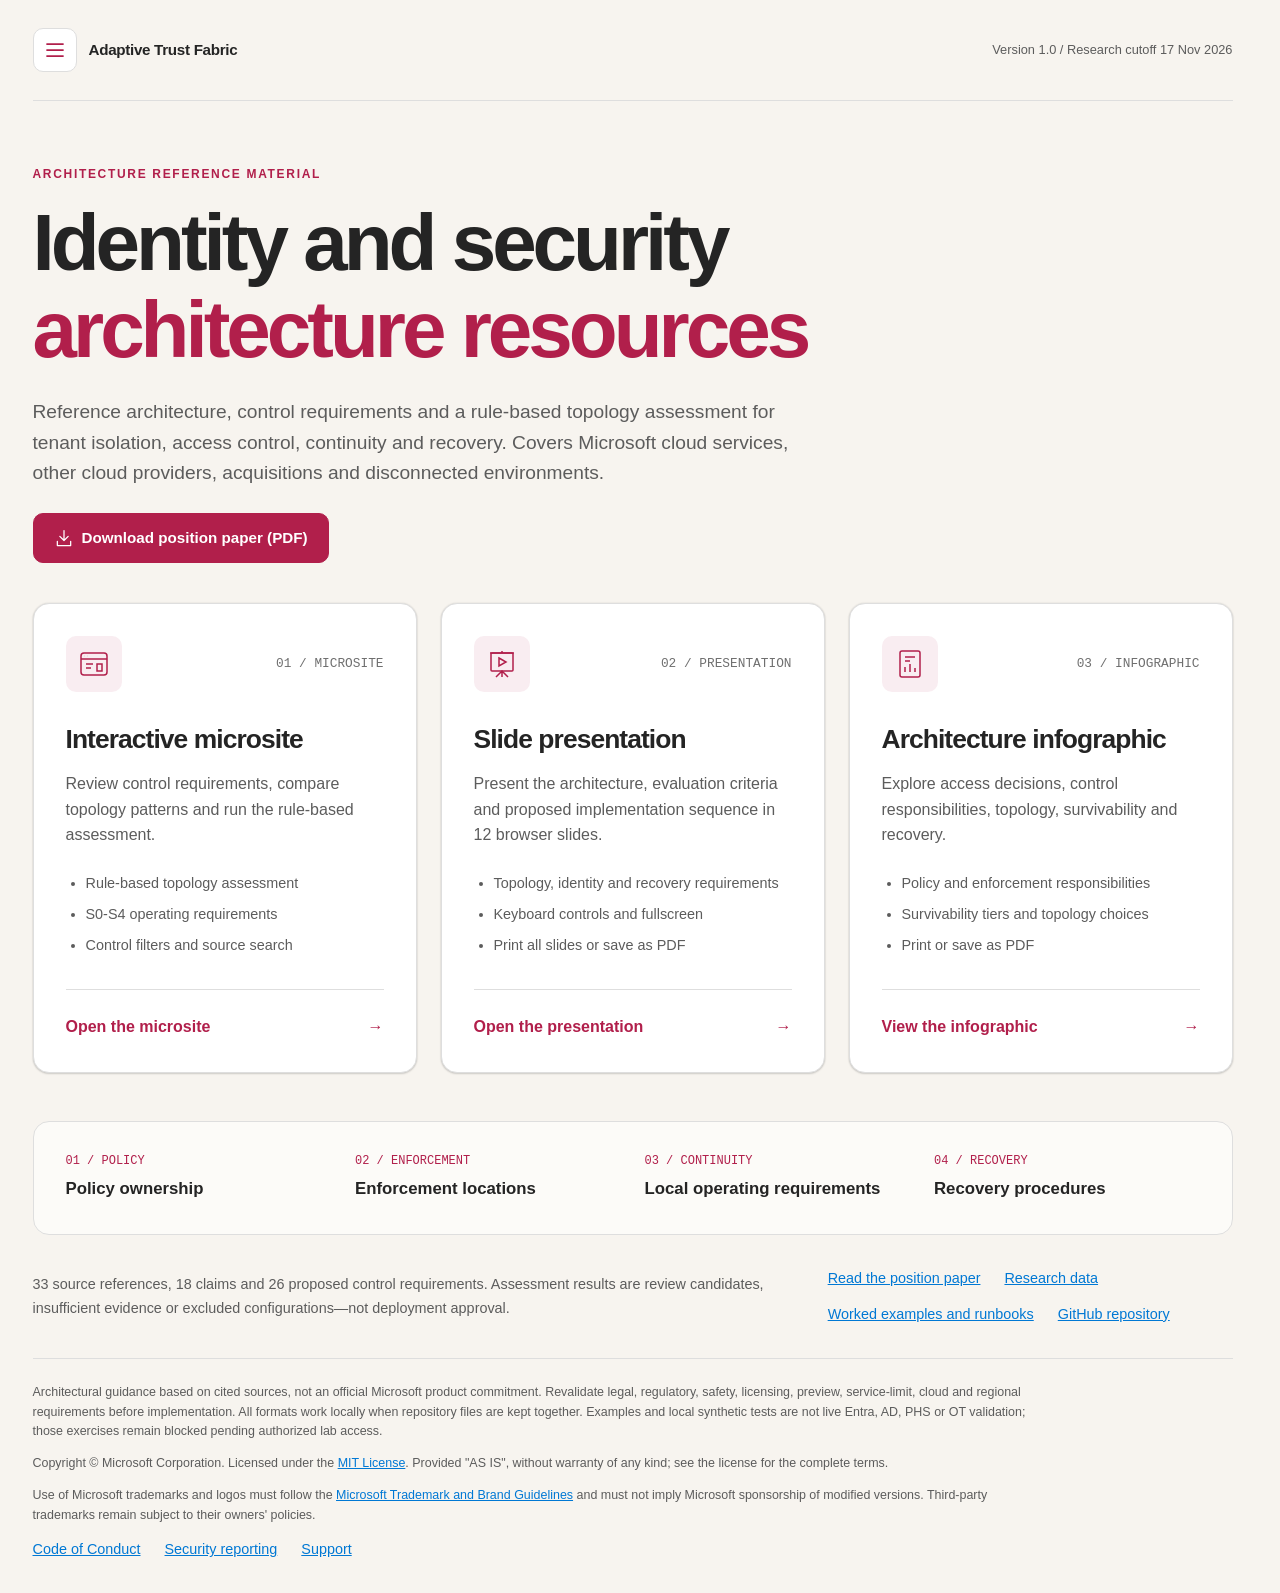
<file: index.html>
<!doctype html>
<html lang="en">
<head>
  <meta charset="utf-8">
  <meta name="viewport" content="width=device-width, initial-scale=1">
  <meta name="description" content="Reference architecture, requirements and topology assessment for enterprise identity, security and recovery. Available as a microsite, presentation, infographic and PDF.">
  <title>Adaptive Trust Fabric | Choose your format</title>
  <script>
    (() => {
      const param = new URLSearchParams(window.location.search).get("clawpilotTheme");
      const theme =
        param || (window.matchMedia("(prefers-color-scheme: dark)").matches ? "dark" : "light");
      document.documentElement.setAttribute("data-theme", theme);
    })();
  </script>
  <script src="adaptive-trust-fabric-microsite/assets/site.js"></script>
  <style>
    :root {
      color-scheme: light;
      --cp-bg: #f7f4ef;
      --cp-bg-elevated: #fcfbf8;
      --cp-surface: #ffffff;
      --cp-surface-soft: #f5f5f5;
      --cp-border: #dedede;
      --cp-border-strong: #919191;
      --cp-text: #242424;
      --cp-text-muted: #5c5c5c;
      --cp-text-soft: #6f6f6f;
      --cp-accent: #b11f4b;
      --cp-accent-hover: #9a1a41;
      --cp-accent-soft: rgba(177, 31, 75, 0.08);
      --cp-accent-fg: #ffffff;
      --cp-success: #16a34a;
      --cp-danger: #dc2626;
      --cp-warning: #f59e0b;
      --cp-link: #0078d4;
      --cp-shadow: 0 18px 48px rgba(0, 0, 0, 0.12);
      --cp-overlay: rgba(255, 255, 255, 0.8);
      --cp-panel: rgba(255, 255, 255, 0.86);
      --cp-panel-strong: rgba(255, 255, 255, 0.96);
      --cp-sheen: rgba(255, 255, 255, 0.55);
      --cp-highlight: rgba(177, 31, 75, 0.12);
    }
    html[data-theme="dark"] {
      color-scheme: dark;
      --cp-bg: #3d3b3a;
      --cp-bg-elevated: #343231;
      --cp-surface: #292929;
      --cp-surface-soft: #2e2e2e;
      --cp-border: #474747;
      --cp-border-strong: #5f5f5f;
      --cp-text: #dedede;
      --cp-text-muted: #919191;
      --cp-text-soft: #b0b0b0;
      --cp-accent: #fd8ea1;
      --cp-accent-hover: #fb7b91;
      --cp-accent-soft: rgba(253, 142, 161, 0.14);
      --cp-accent-fg: #1a1a1a;
      --cp-success: #4ade80;
      --cp-danger: #f87171;
      --cp-warning: #fbbf24;
      --cp-link: #4da6ff;
      --cp-shadow: 0 18px 48px rgba(0, 0, 0, 0.32);
      --cp-overlay: rgba(41, 41, 41, 0.88);
      --cp-panel: rgba(41, 41, 41, 0.72);
      --cp-panel-strong: rgba(41, 41, 41, 0.96);
      --cp-sheen: rgba(255, 255, 255, 0.04);
      --cp-highlight: rgba(253, 142, 161, 0.12);
    }
    :root {
      --cp-card-shadow: 0 0 2px rgba(0, 0, 0, 0.12), 0 1px 2px rgba(0, 0, 0, 0.14);
    }
    * { box-sizing: border-box; }
    [hidden] { display: none !important; }
    html { scrollbar-gutter: stable; }
    body { margin: 0; background: var(--cp-bg); color: var(--cp-text); font-family: "Segoe UI", Aptos, Calibri, -apple-system, BlinkMacSystemFont, sans-serif; line-height: 1.6; }
    body.drawer-open { overflow: hidden; }
    a { color: var(--cp-link); }
    a:focus-visible, button:focus-visible { outline: 3px solid var(--cp-accent); outline-offset: 4px; }
    .shell { width: min(1200px, calc(100% - 64px)); margin-inline: auto; }
    .skip-link { position: absolute; top: -80px; left: 16px; padding: 12px 16px; background: var(--cp-surface); border: 1px solid var(--cp-accent); border-radius: .625rem; z-index: 1; }
    .skip-link:focus { top: 16px; }
    .site-header { padding-block: 28px; display: flex; justify-content: space-between; align-items: center; gap: 24px; border-bottom: 1px solid var(--cp-border); }
    .brand { display: flex; align-items: center; gap: 12px; font-size: .95rem; font-weight: 700; letter-spacing: -.02em; }
    .brand svg { color: var(--cp-accent); flex-shrink: 0; }
    .icon-button { display: inline-grid; place-items: center; flex-shrink: 0; width: 44px; height: 44px; padding: 8px; border: 1px solid var(--cp-border); border-radius: .625rem; background: var(--cp-surface); color: var(--cp-text); cursor: pointer; }
    .icon-button:hover { border-color: var(--cp-accent); color: var(--cp-accent); }
    .site-drawer { position: fixed; inset: 0 auto 0 0; margin: 0; width: min(360px, calc(100vw - 24px)); max-width: none; height: 100dvh; max-height: 100dvh; padding: 0; overflow-y: auto; overscroll-behavior: contain; border: 0; border-right: 1px solid var(--cp-border); background: var(--cp-surface); color: var(--cp-text); }
    .site-drawer::backdrop { background: var(--cp-overlay); }
    .drawer-header { position: sticky; top: 0; z-index: 1; display: flex; align-items: center; justify-content: space-between; gap: 16px; padding: 16px 20px; border-bottom: 1px solid var(--cp-border); background: var(--cp-surface); }
    .drawer-header h2 { margin: 0; font-size: 1.25rem; }
    .drawer-body { padding: 4px 16px 24px; }
    .drawer-section + .drawer-section { margin-top: 20px; }
    .drawer-section h3 { margin: 20px 12px 8px; color: var(--cp-text-muted); font-size: .75rem; font-weight: 700; letter-spacing: .1em; text-transform: uppercase; }
    .drawer-links { display: grid; gap: 4px; }
    .drawer-item { display: flex; align-items: center; justify-content: space-between; gap: 12px; width: 100%; min-height: 44px; padding: 10px 12px; border: 0; border-radius: .625rem; background: var(--cp-surface); color: var(--cp-text); font: inherit; font-size: .9rem; line-height: 1.5; text-align: left; text-decoration: none; cursor: pointer; }
    .drawer-item:hover, .drawer-item[aria-current="page"] { background: var(--cp-accent-soft); color: var(--cp-accent); }
    .drawer-item:disabled { color: var(--cp-text-muted); cursor: not-allowed; }
    .drawer-item:disabled:hover { background: var(--cp-surface); color: var(--cp-text-muted); }
    .theme-state { color: var(--cp-accent); font: .8rem Consolas, "Courier New", Courier, monospace; }
    .theme-status, .theme-note { margin: 8px 12px; color: var(--cp-text-soft); font-size: .8rem; }
    .header-meta { color: var(--cp-text-muted); font-size: .8rem; }
    .hero { padding-block: 64px 40px; }
    .eyebrow { margin: 0 0 16px; color: var(--cp-accent); font-size: .75rem; font-weight: 700; letter-spacing: .14em; text-transform: uppercase; }
    h1 { max-width: 1000px; margin: 0; font-size: clamp(2.5rem, 6.5vw, 5rem); font-weight: 700; line-height: 1.08; letter-spacing: -.05em; text-wrap: balance; }
    h1 span { color: var(--cp-accent); }
    .intro { max-width: 780px; margin: 24px 0 0; color: var(--cp-text-muted); font-size: clamp(1rem, 1.8vw, 1.2rem); }
    .download-button { display: inline-flex; align-items: center; gap: 8px; max-width: 100%; min-height: 48px; margin-top: 24px; padding: 12px 20px; border: 1px solid var(--cp-accent); border-radius: .625rem; background: var(--cp-accent); color: var(--cp-accent-fg); font-size: .95rem; font-weight: 700; text-decoration: none; }
    .download-button:hover { border-color: var(--cp-accent-hover); background: var(--cp-accent-hover); }
    .download-button svg { flex-shrink: 0; }
    .format-grid { display: grid; grid-template-columns: repeat(3, minmax(0, 1fr)); gap: 24px; padding-bottom: 48px; }
    .format-card { display: flex; flex-direction: column; padding: 32px; border: 1px solid var(--cp-border); border-radius: 16px; background: var(--cp-surface); color: var(--cp-text); box-shadow: var(--cp-card-shadow); text-decoration: none; transition: border-color .15s ease, transform .15s ease; }
    .format-card:hover { border-color: var(--cp-accent); transform: translateY(-4px); }
    .card-top { display: flex; align-items: center; justify-content: space-between; gap: 16px; margin-bottom: 32px; }
    .format-icon { display: grid; place-items: center; width: 56px; height: 56px; border-radius: .625rem; background: var(--cp-accent-soft); color: var(--cp-accent); }
    .format-number { font-family: Consolas, "Courier New", Courier, monospace; color: var(--cp-text-soft); font-size: .8rem; }
    .format-card h2 { margin: 0 0 16px; font-size: 1.65rem; line-height: 1.16; letter-spacing: -.035em; }
    .format-card p { margin: 0; color: var(--cp-text-muted); }
    .format-card ul { margin: 24px 0 32px; padding-left: 20px; color: var(--cp-text-muted); font-size: .9rem; }
    .format-card li + li { margin-top: 8px; }
    .card-action { display: flex; align-items: center; justify-content: space-between; gap: 16px; margin-top: auto; padding-top: 24px; border-top: 1px solid var(--cp-border); color: var(--cp-accent); font-weight: 700; }
    .principles { display: grid; grid-template-columns: repeat(4, minmax(0, 1fr)); gap: 24px; padding: 32px; border: 1px solid var(--cp-border); border-radius: 16px; background: var(--cp-bg-elevated); }
    .principles p { margin: 0; font-size: 1.05rem; font-weight: 650; }
    .principles span { display: block; margin-bottom: 8px; color: var(--cp-accent); font: .75rem Consolas, "Courier New", Courier, monospace; }
    .supporting { display: flex; align-items: center; justify-content: space-between; gap: 24px; padding-block: 32px; }
    .supporting p { margin: 0; color: var(--cp-text-muted); font-size: .9rem; }
    .supporting-links { display: flex; flex-wrap: wrap; gap: 12px 24px; font-size: .9rem; }
    .site-footer { padding-block: 24px 32px; border-top: 1px solid var(--cp-border); color: var(--cp-text-muted); font-size: .78rem; }
    .site-footer p { max-width: 1000px; margin: 0; }
    .site-footer p + p { margin-top: 12px; }
    @media (max-width: 1000px) {
      .format-grid { gap: 16px; }
      .format-card { padding: 24px; }
      .format-card h2 { font-size: 1.4rem; }
    }
    @media (max-width: 760px) {
      .shell { width: calc(100% - 32px); }
      .site-header { flex-wrap: wrap; gap: 12px; padding-block: 20px; }
      .hero { padding-block: 40px 32px; }
      .format-grid { grid-template-columns: 1fr; gap: 20px; padding-bottom: 32px; }
      .card-top { margin-bottom: 24px; }
      .format-card h2 { font-size: 1.65rem; }
      .principles { grid-template-columns: repeat(2, minmax(0, 1fr)); padding: 24px; }
      .supporting { align-items: flex-start; flex-direction: column; }
    }
    @media (prefers-reduced-motion: reduce) {
      .format-card { transition: none; }
      .format-card:hover { transform: none; }
    }
  </style>
</head>
<body>
  <a class="skip-link" href="#formats">Skip to viewing options</a>
  <header class="site-header shell">
    <div class="brand">
      <button class="icon-button" id="menu-toggle" type="button" aria-label="Open navigation menu" aria-controls="site-menu" aria-expanded="false" aria-haspopup="dialog" hidden>
        <svg width="24" height="24" viewBox="0 0 24 24" fill="none" stroke="currentColor" stroke-width="1.75" stroke-linecap="round" aria-hidden="true">
          <path d="M4 6h16M4 12h16M4 18h16"/>
        </svg>
      </button>
      <span>Adaptive Trust Fabric</span>
    </div>
    <span class="header-meta">Version 1.0 / Research cutoff 17 Nov 2026</span>
  </header>

  <dialog class="site-drawer" id="site-menu" aria-labelledby="menu-title">
    <div class="drawer-header">
      <h2 id="menu-title">Navigation</h2>
      <button class="icon-button" id="menu-close" type="button" aria-label="Close navigation" autofocus>
        <svg width="24" height="24" viewBox="0 0 24 24" fill="none" stroke="currentColor" stroke-width="1.75" stroke-linecap="round" aria-hidden="true">
          <path d="m6 6 12 12M18 6 6 18"/>
        </svg>
      </button>
    </div>
    <div class="drawer-body">
      <section class="drawer-section" aria-labelledby="appearance-title">
        <h3 id="appearance-title">Appearance</h3>
        <div class="drawer-links">
          <button class="drawer-item" type="button" role="switch" aria-checked="false" data-theme-toggle disabled>
            Dark theme <span class="theme-state" data-theme-state aria-hidden="true">Off</span>
          </button>
          <button class="drawer-item" type="button" data-theme-system disabled>Use system setting</button>
        </div>
        <p class="theme-status" data-theme-status role="status" aria-live="polite">Theme controls require JavaScript.</p>
        <p class="theme-note">The theme setting applies to the landing page and presentation.</p>
      </section>
      <nav aria-label="Site navigation">
        <section class="drawer-section" aria-labelledby="views-title">
          <h3 id="views-title">Views</h3>
          <div class="drawer-links">
            <a class="drawer-item" href="index.html" aria-current="page">All formats</a>
            <a class="drawer-item" href="adaptive-trust-fabric-microsite/index.html">Interactive microsite</a>
            <a class="drawer-item" href="adaptive-trust-fabric-microsite/presentation.html">Slide presentation</a>
            <a class="drawer-item" href="adaptive-trust-fabric-infographic.html">Architecture infographic</a>
          </div>
        </section>
        <section class="drawer-section" aria-labelledby="documents-title">
          <h3 id="documents-title">Documents</h3>
          <div class="drawer-links">
            <a class="drawer-item" href="position-paper/Adaptive-Trust-Fabric-Position-Paper.pdf">Read position paper (PDF)</a>
            <a class="drawer-item" href="position-paper/Adaptive-Trust-Fabric-Position-Paper.pdf" download="Adaptive-Trust-Fabric-Position-Paper.pdf">Download position paper (PDF)</a>
            <a class="drawer-item" href="adaptive-trust-fabric-microsite/data/research.json">Research data</a>
          </div>
        </section>
        <section class="drawer-section" aria-labelledby="project-title">
          <h3 id="project-title">Project</h3>
          <div class="drawer-links">
            <a class="drawer-item" href="https://github.com/chadhage/adaptive-trust-fabric">GitHub repository</a>
            <a class="drawer-item" href="LICENSE">MIT License</a>
            <a class="drawer-item" href="https://github.com/chadhage/adaptive-trust-fabric/blob/main/CODE_OF_CONDUCT.md">Code of Conduct</a>
            <a class="drawer-item" href="https://github.com/chadhage/adaptive-trust-fabric/blob/main/SECURITY.md">Security reporting</a>
            <a class="drawer-item" href="https://github.com/chadhage/adaptive-trust-fabric/blob/main/SUPPORT.md">Support</a>
            <a class="drawer-item" href="https://www.microsoft.com/en-us/legal/intellectualproperty/trademarks">Trademark guidelines</a>
          </div>
        </section>
      </nav>
    </div>
  </dialog>

  <main class="shell">
    <section class="hero" aria-labelledby="page-title">
      <p class="eyebrow">Architecture reference material</p>
      <h1 id="page-title">Identity and security<br><span>architecture resources</span></h1>
      <p class="intro">Reference architecture, control requirements and a rule-based topology assessment for tenant isolation, access control, continuity and recovery. Covers Microsoft cloud services, other cloud providers, acquisitions and disconnected environments.</p>
      <a class="download-button" href="position-paper/Adaptive-Trust-Fabric-Position-Paper.pdf" download="Adaptive-Trust-Fabric-Position-Paper.pdf">
        <svg width="20" height="20" viewBox="0 0 24 24" fill="none" stroke="currentColor" stroke-width="1.5" stroke-linecap="round" stroke-linejoin="round" aria-hidden="true">
          <path d="M12 3v12m-5-5 5 5 5-5M4 16v5h16v-5"/>
        </svg>
        Download position paper (PDF)
      </a>
    </section>

    <section class="format-grid" id="formats" aria-label="Choose a viewing format">
      <a class="format-card" href="adaptive-trust-fabric-microsite/index.html" aria-labelledby="microsite-title">
        <div class="card-top">
          <span class="format-icon">
            <svg width="32" height="32" viewBox="0 0 32 32" fill="none" stroke="currentColor" stroke-width="1.5" aria-hidden="true">
              <rect x="3" y="5" width="26" height="22" rx="3"/><path d="M3 11h26M9 8h.1M6 8h.1M8 16h7M8 20h5M19 16h5v7h-5z"/>
            </svg>
          </span>
          <span class="format-number">01 / MICROSITE</span>
        </div>
        <h2 id="microsite-title">Interactive microsite</h2>
        <p>Review control requirements, compare topology patterns and run the rule-based assessment.</p>
        <ul>
          <li>Rule-based topology assessment</li>
          <li>S0-S4 operating requirements</li>
          <li>Control filters and source search</li>
        </ul>
        <span class="card-action">Open the microsite <span aria-hidden="true">&rarr;</span></span>
      </a>

      <a class="format-card" href="adaptive-trust-fabric-microsite/presentation.html" aria-labelledby="presentation-title">
        <div class="card-top">
          <span class="format-icon">
            <svg width="32" height="32" viewBox="0 0 32 32" fill="none" stroke="currentColor" stroke-width="1.5" aria-hidden="true">
              <path d="M4 5h24M16 3v2M16 23v6M10 29l6-6 6 6"/><rect x="5" y="5" width="22" height="18" rx="1"/><path d="m13 10 7 4-7 4z"/>
            </svg>
          </span>
          <span class="format-number">02 / PRESENTATION</span>
        </div>
        <h2 id="presentation-title">Slide presentation</h2>
        <p>Present the architecture, evaluation criteria and proposed implementation sequence in 12 browser slides.</p>
        <ul>
          <li>Topology, identity and recovery requirements</li>
          <li>Keyboard controls and fullscreen</li>
          <li>Print all slides or save as PDF</li>
        </ul>
        <span class="card-action">Open the presentation <span aria-hidden="true">&rarr;</span></span>
      </a>

      <a class="format-card" href="adaptive-trust-fabric-infographic.html" aria-labelledby="infographic-title">
        <div class="card-top">
          <span class="format-icon">
            <svg width="32" height="32" viewBox="0 0 32 32" fill="none" stroke="currentColor" stroke-width="1.5" aria-hidden="true">
              <rect x="6" y="3" width="20" height="26" rx="2"/><path d="M11 9h10M11 13h5M11 24v-5M16 24v-8M21 24v-4"/>
            </svg>
          </span>
          <span class="format-number">03 / INFOGRAPHIC</span>
        </div>
        <h2 id="infographic-title">Architecture infographic</h2>
        <p>Explore access decisions, control responsibilities, topology, survivability and recovery.</p>
        <ul>
          <li>Policy and enforcement responsibilities</li>
          <li>Survivability tiers and topology choices</li>
          <li>Print or save as PDF</li>
        </ul>
        <span class="card-action">View the infographic <span aria-hidden="true">&rarr;</span></span>
      </a>
    </section>

    <section class="principles" aria-label="Architecture concerns">
      <p><span>01 / POLICY</span>Policy ownership</p>
      <p><span>02 / ENFORCEMENT</span>Enforcement locations</p>
      <p><span>03 / CONTINUITY</span>Local operating requirements</p>
      <p><span>04 / RECOVERY</span>Recovery procedures</p>
    </section>

    <section class="supporting" aria-label="Supporting material">
      <p>33 source references, 18 claims and 26 proposed control requirements. Assessment results are review candidates, insufficient evidence or excluded configurations—not deployment approval.</p>
      <div class="supporting-links">
        <a href="position-paper/Adaptive-Trust-Fabric-Position-Paper.pdf">Read the position paper</a>
        <a href="adaptive-trust-fabric-microsite/data/research.json">Research data</a>
        <a href="reference-validation/index.html">Worked examples and runbooks</a>
        <a href="https://github.com/chadhage/adaptive-trust-fabric">GitHub repository</a>
      </div>
    </section>
  </main>

  <footer class="site-footer shell">
    <p>Architectural guidance based on cited sources, not an official Microsoft product commitment. Revalidate legal, regulatory, safety, licensing, preview, service-limit, cloud and regional requirements before implementation. All formats work locally when repository files are kept together. Examples and local synthetic tests are not live Entra, AD, PHS or OT validation; those exercises remain blocked pending authorized lab access.</p>
    <p>Copyright &copy; Microsoft Corporation. Licensed under the <a href="LICENSE">MIT License</a>. Provided "AS IS", without warranty of any kind; see the license for the complete terms.</p>
    <p>Use of Microsoft trademarks and logos must follow the <a href="https://www.microsoft.com/en-us/legal/intellectualproperty/trademarks">Microsoft Trademark and Brand Guidelines</a> and must not imply Microsoft sponsorship of modified versions. Third-party trademarks remain subject to their owners' policies.</p>
    <p class="supporting-links">
      <a href="https://github.com/chadhage/adaptive-trust-fabric/blob/main/CODE_OF_CONDUCT.md">Code of Conduct</a>
      <a href="https://github.com/chadhage/adaptive-trust-fabric/blob/main/SECURITY.md">Security reporting</a>
      <a href="https://github.com/chadhage/adaptive-trust-fabric/blob/main/SUPPORT.md">Support</a>
    </p>
  </footer>
</body>
</html>
</file>
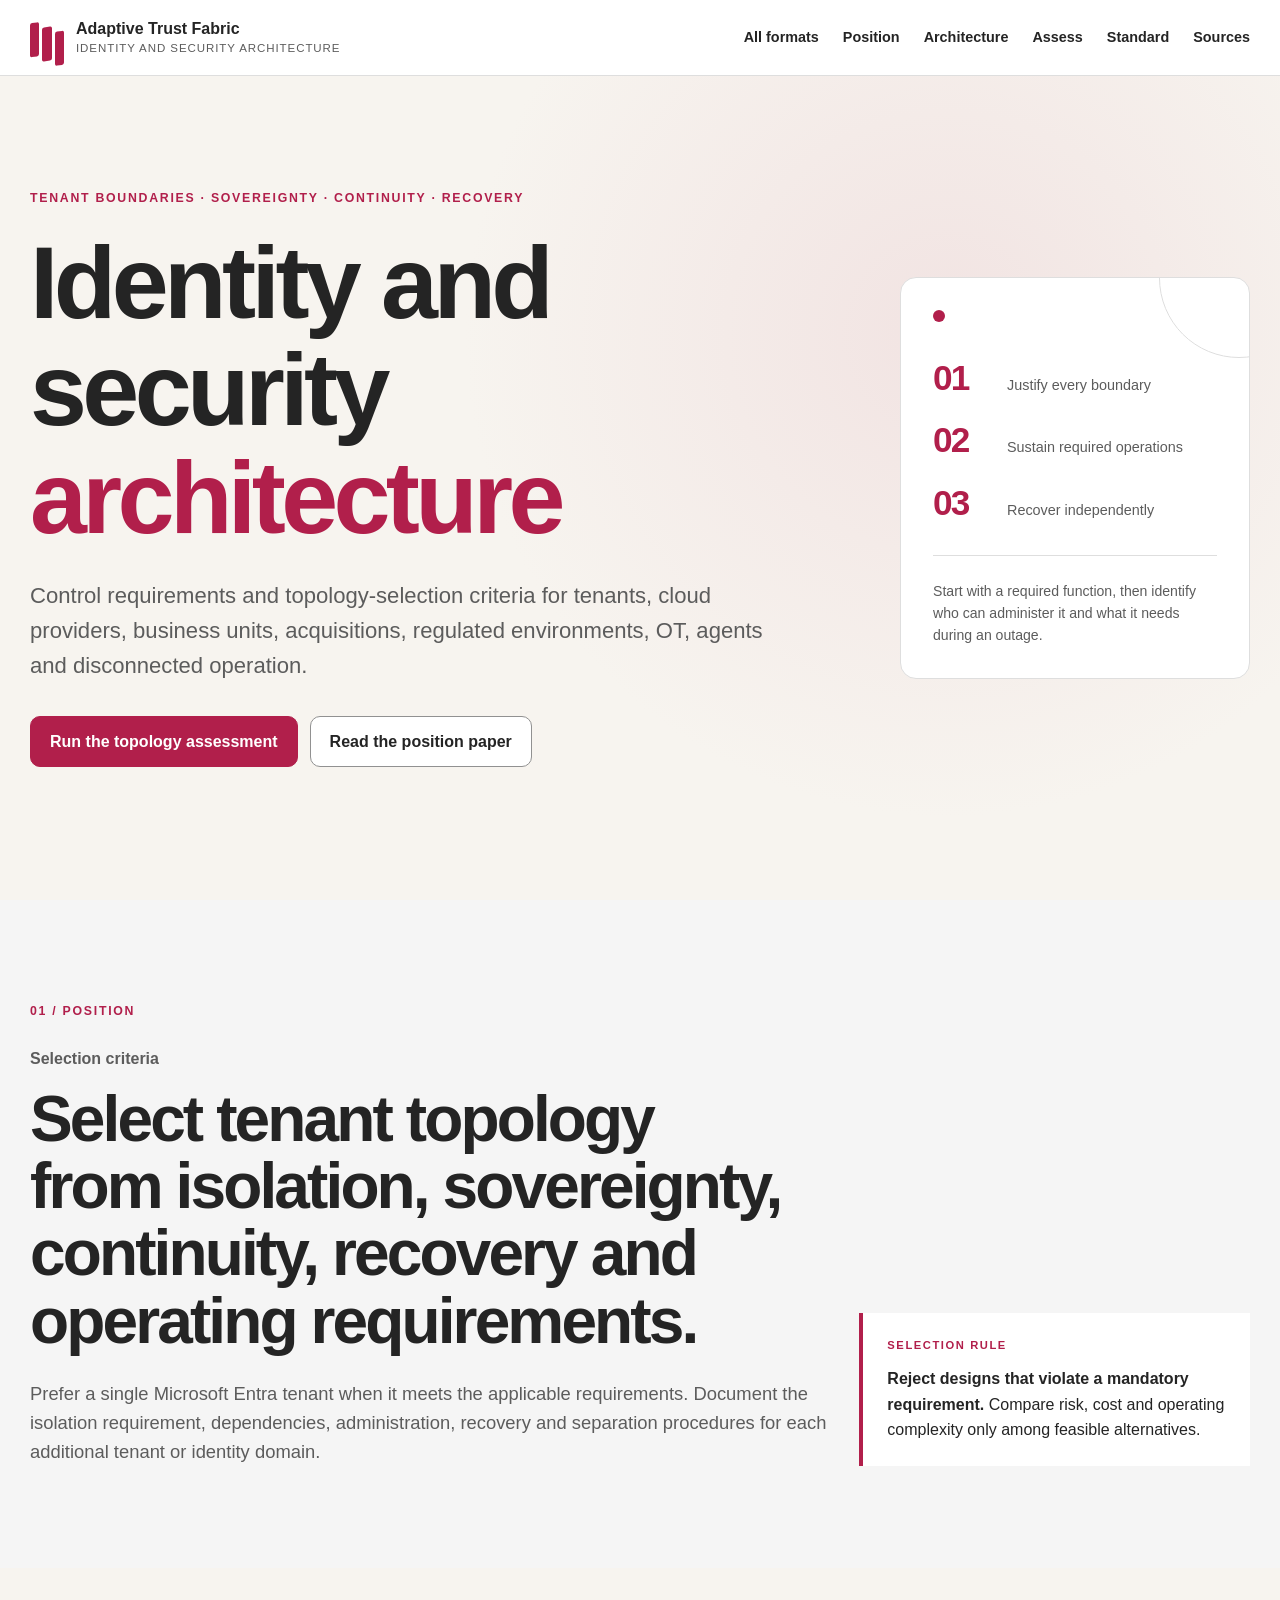
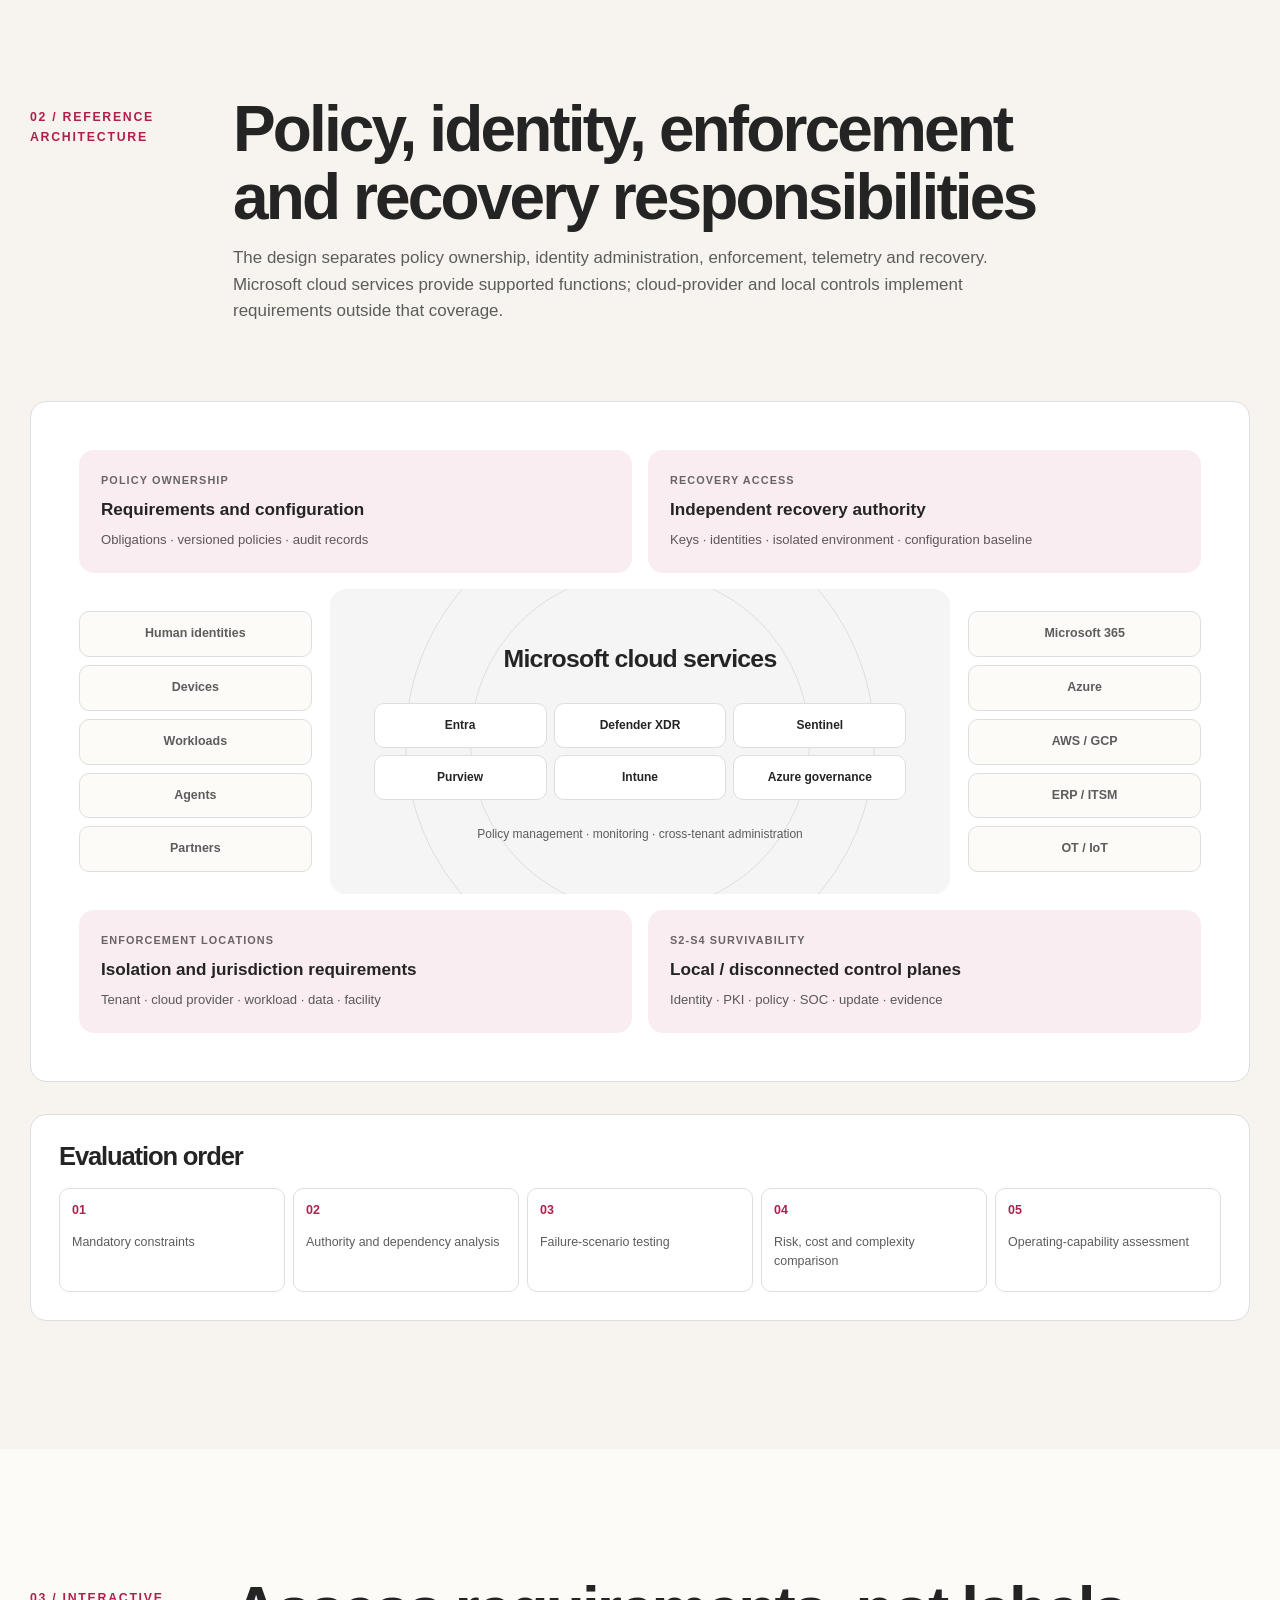
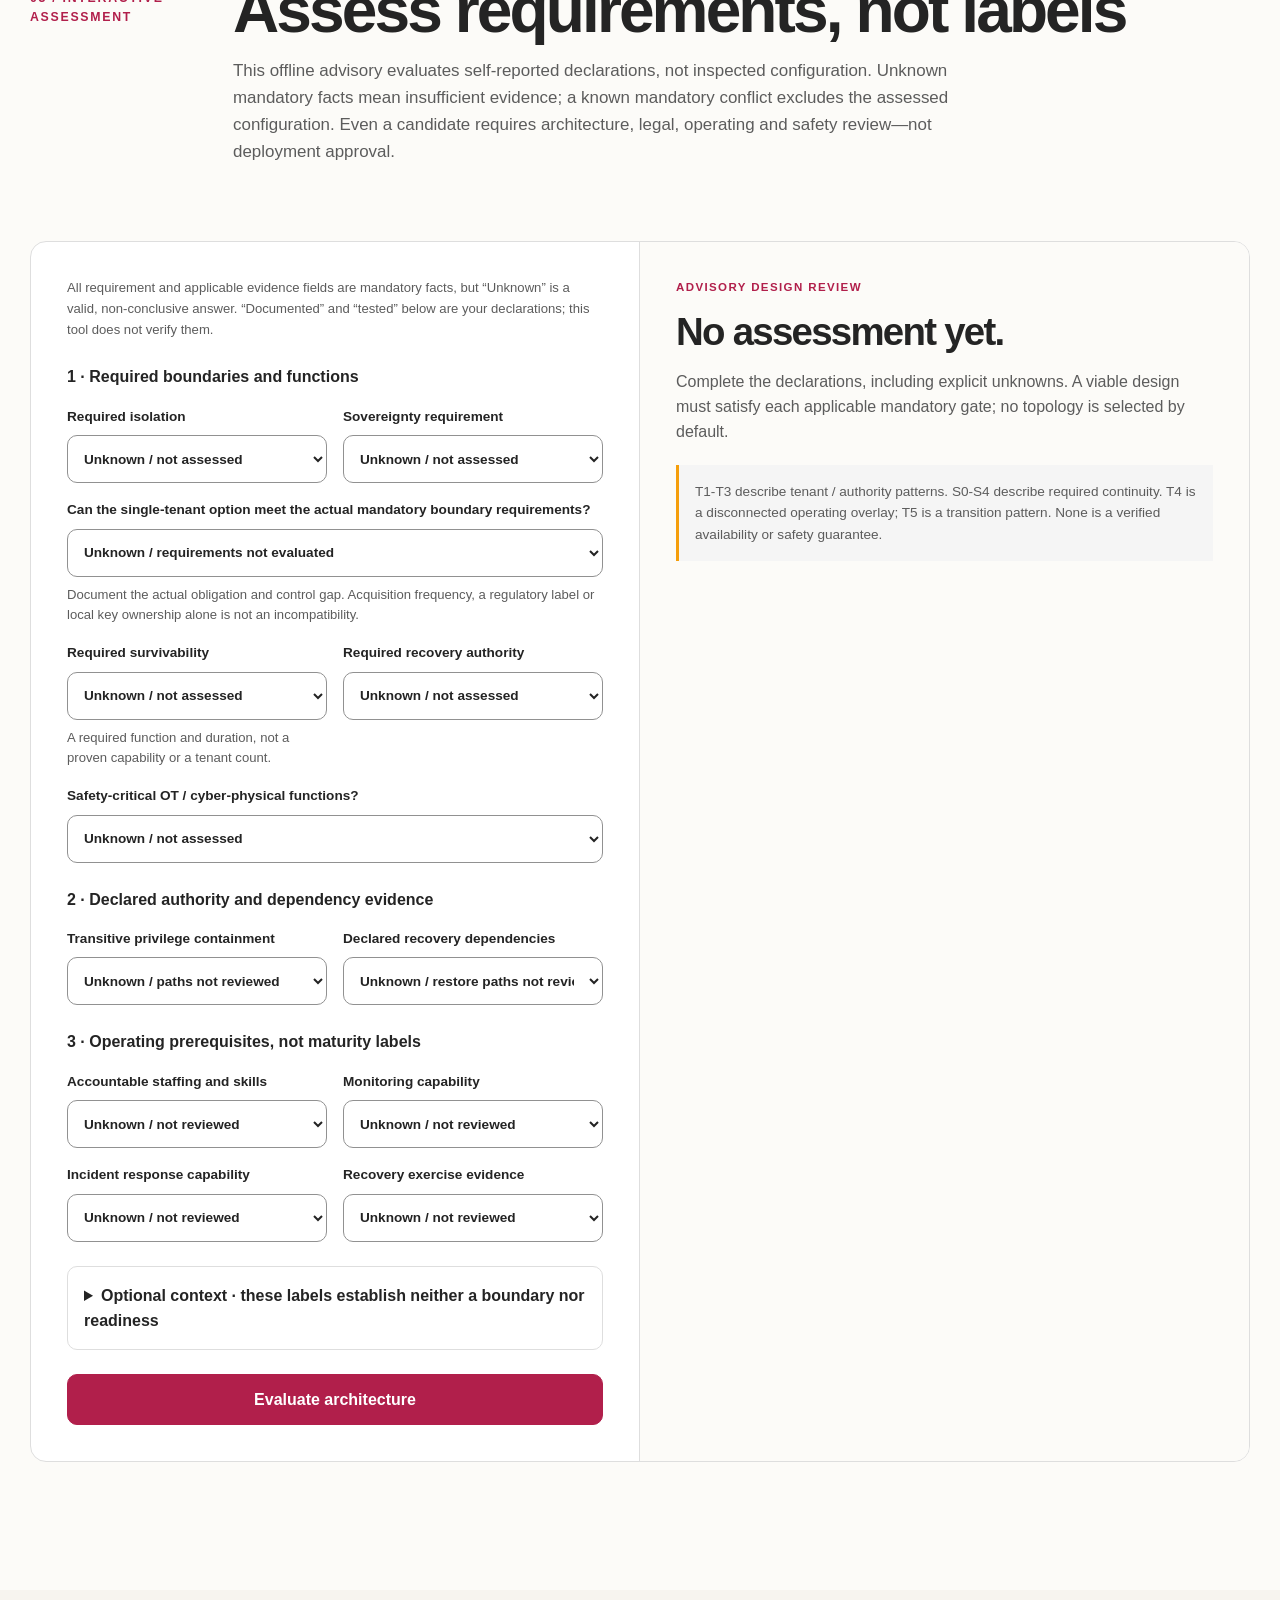
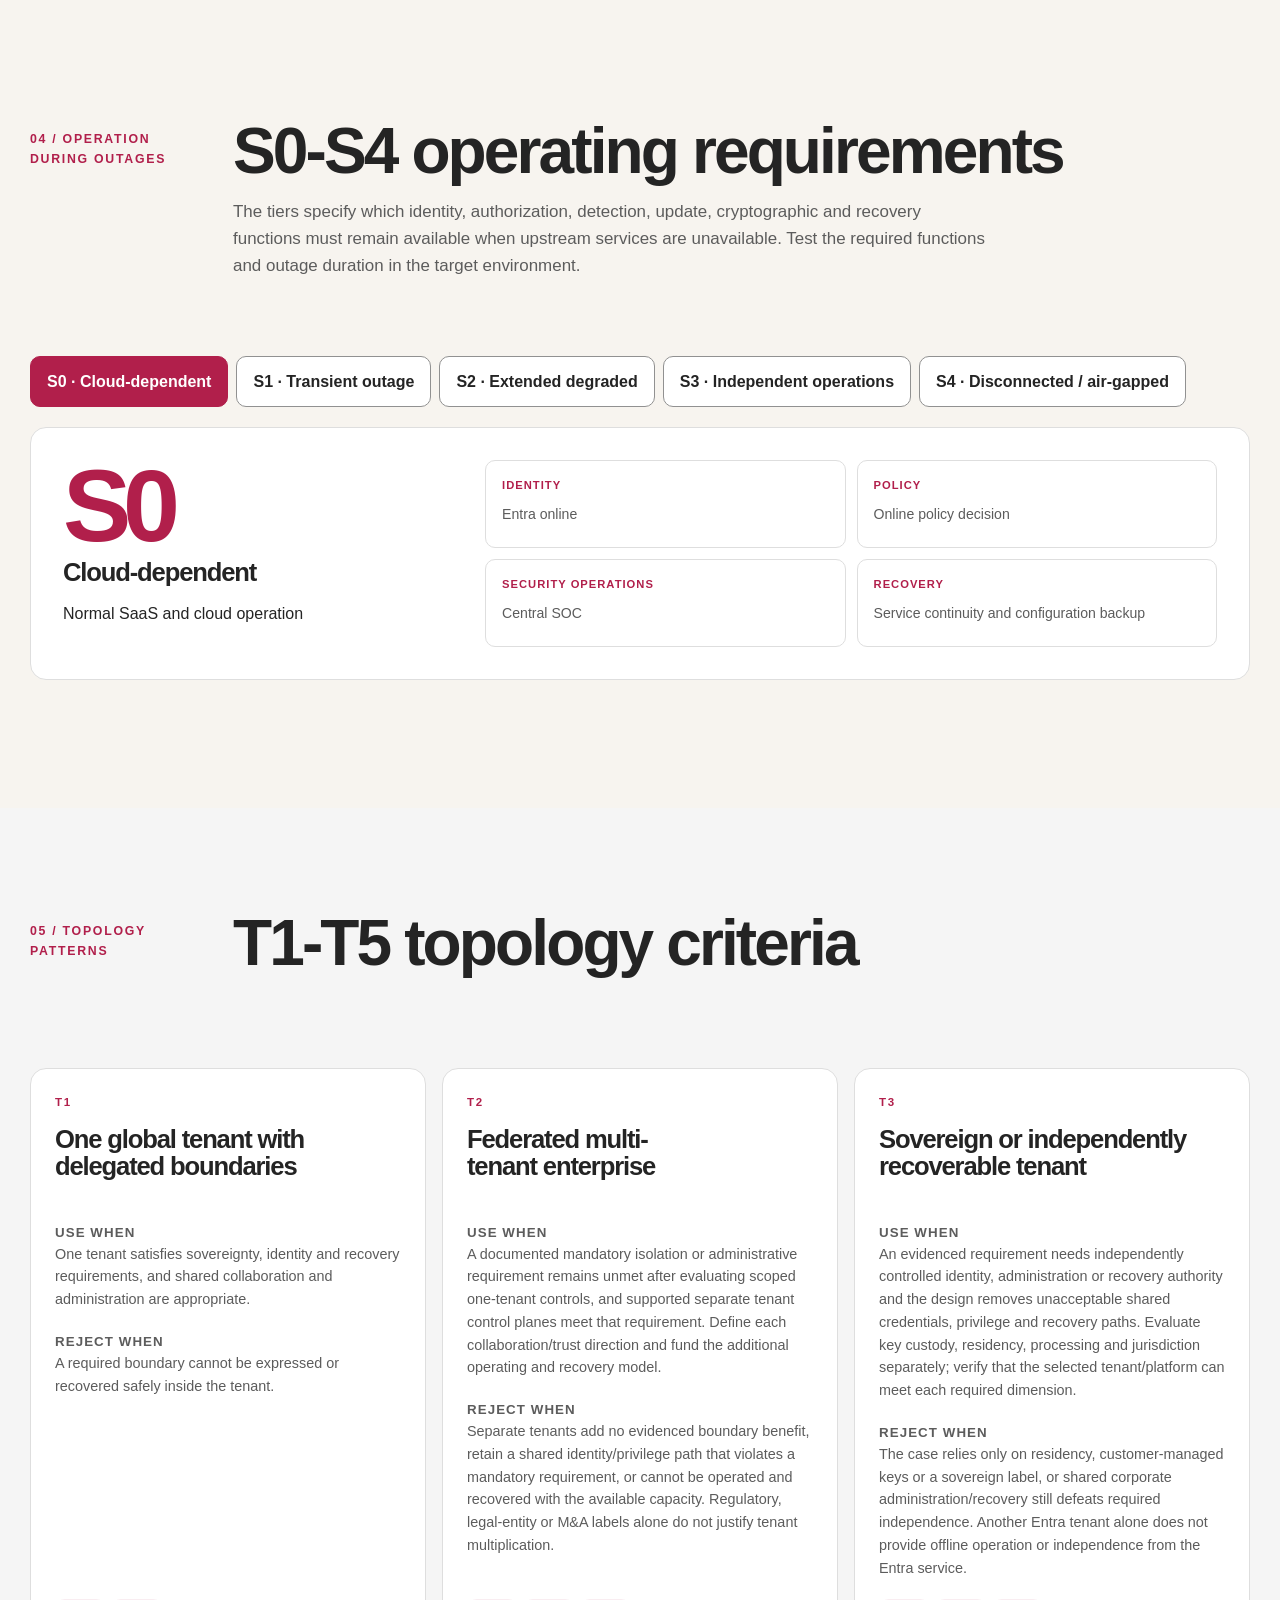
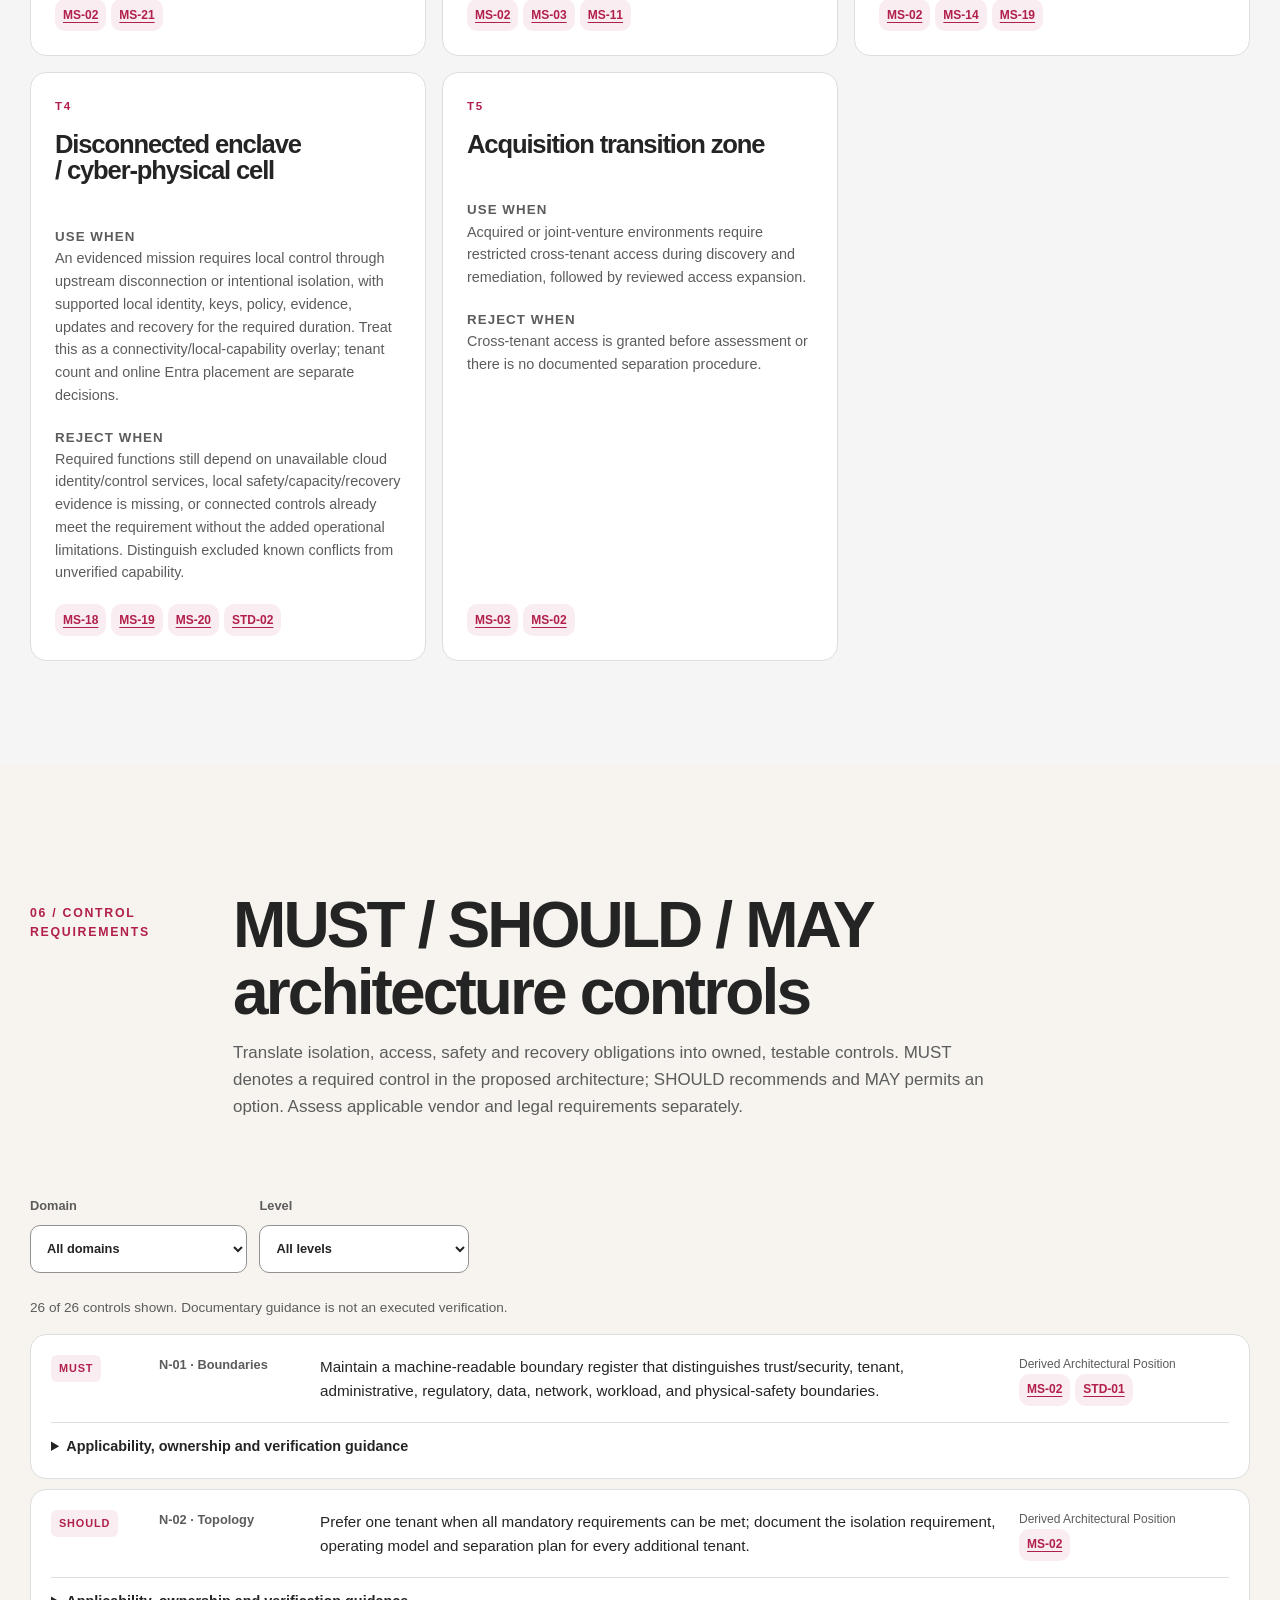
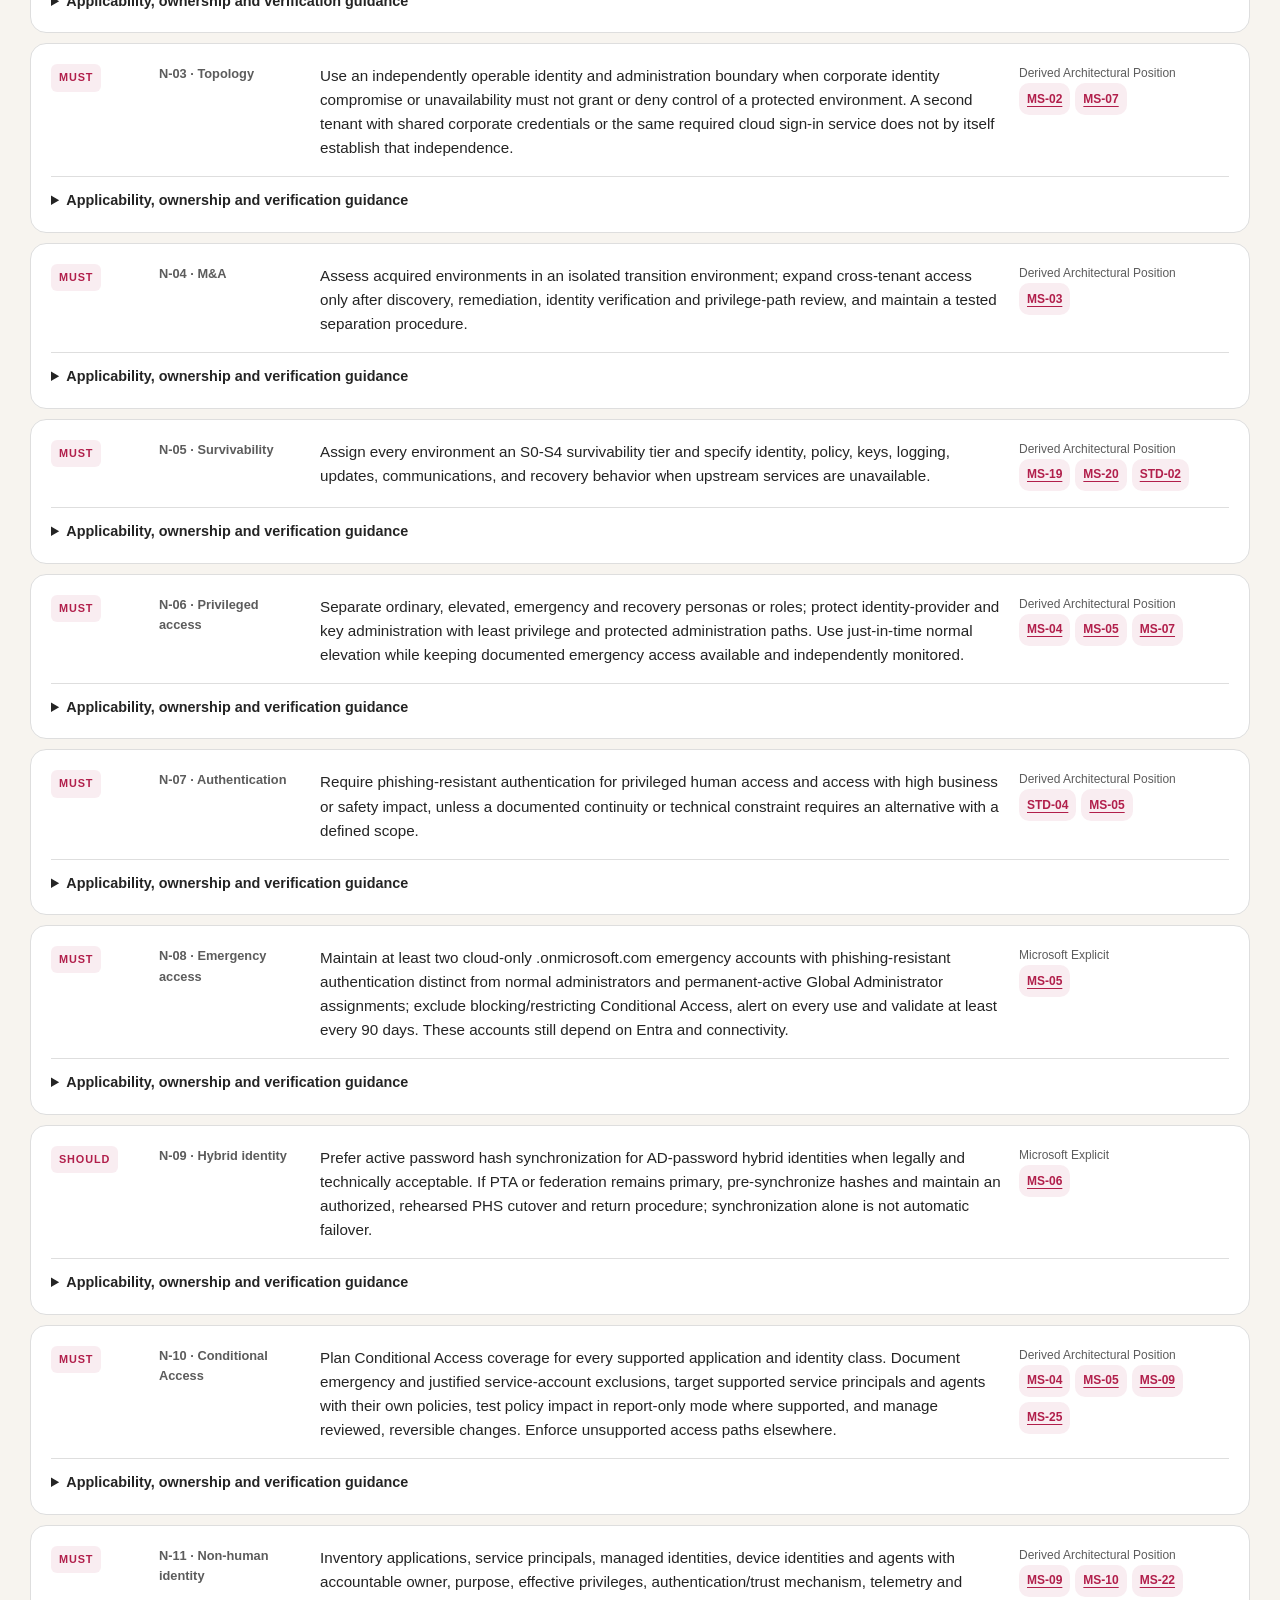
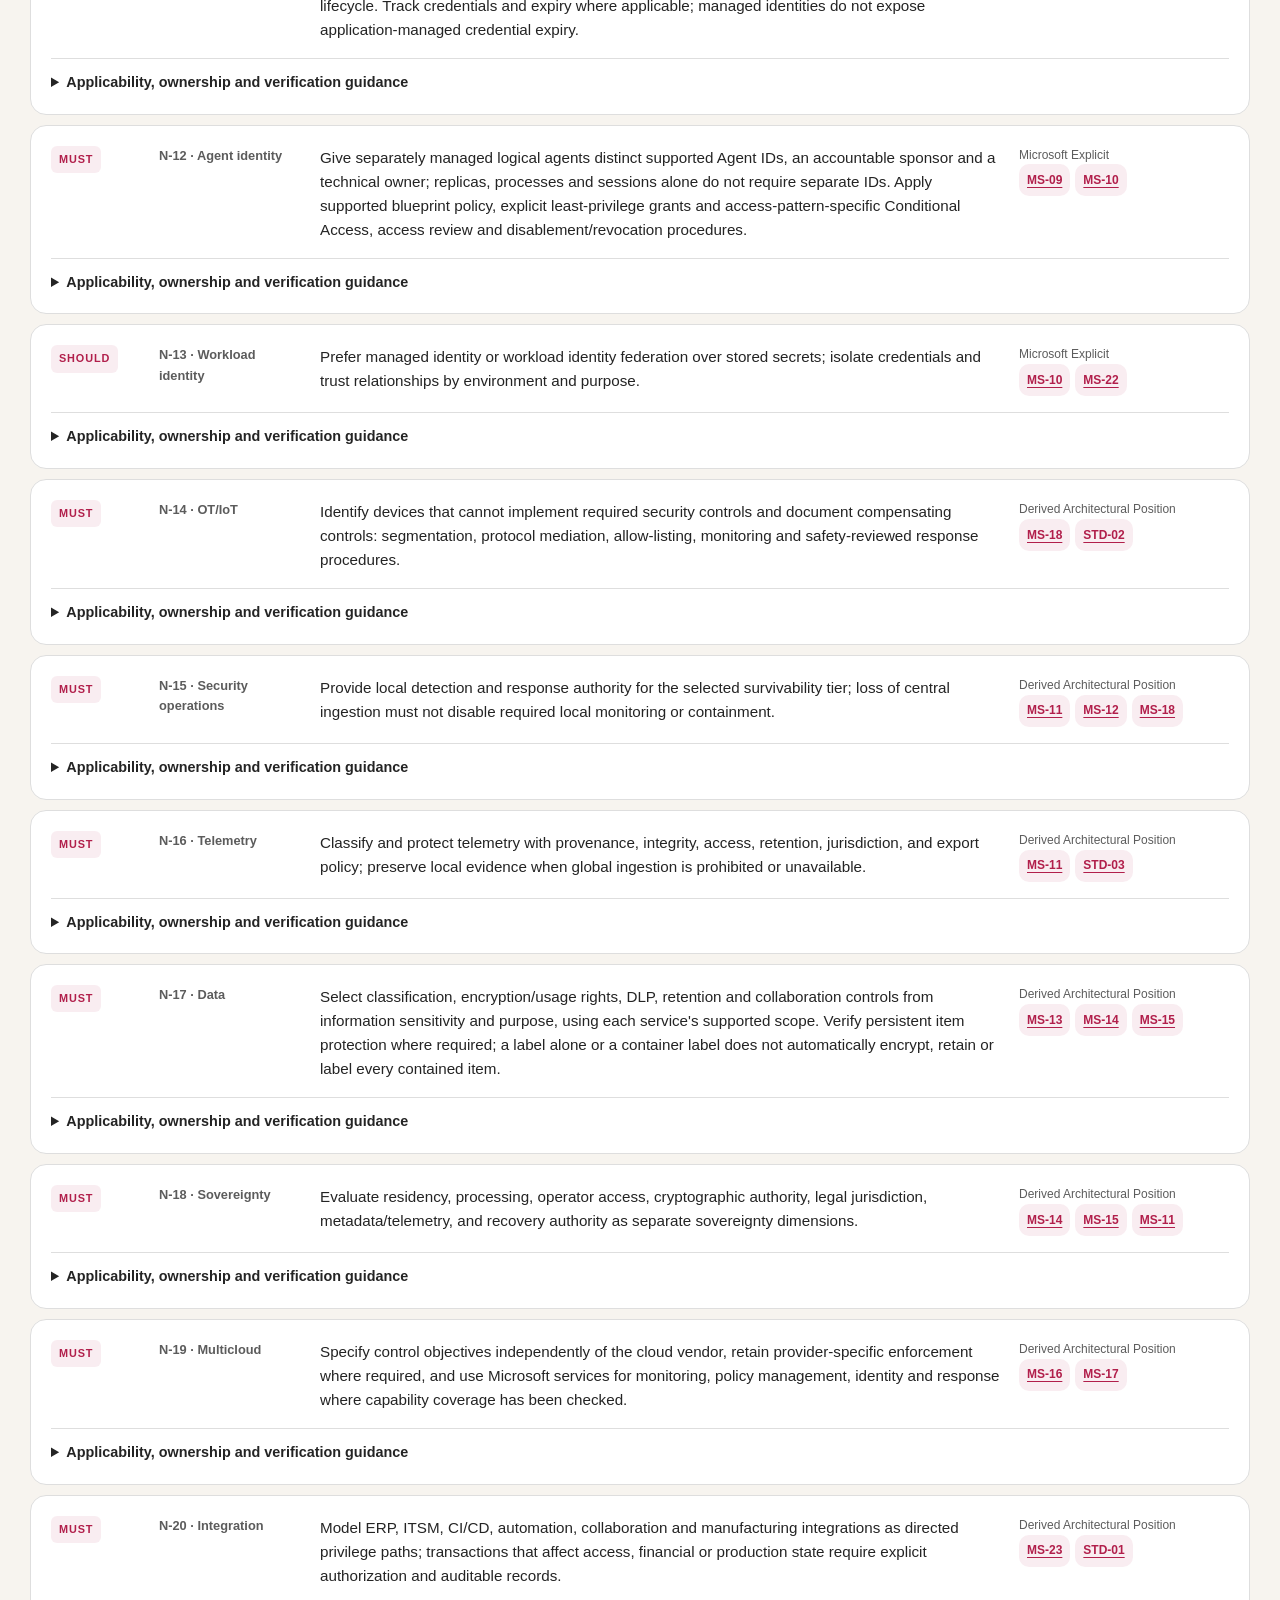
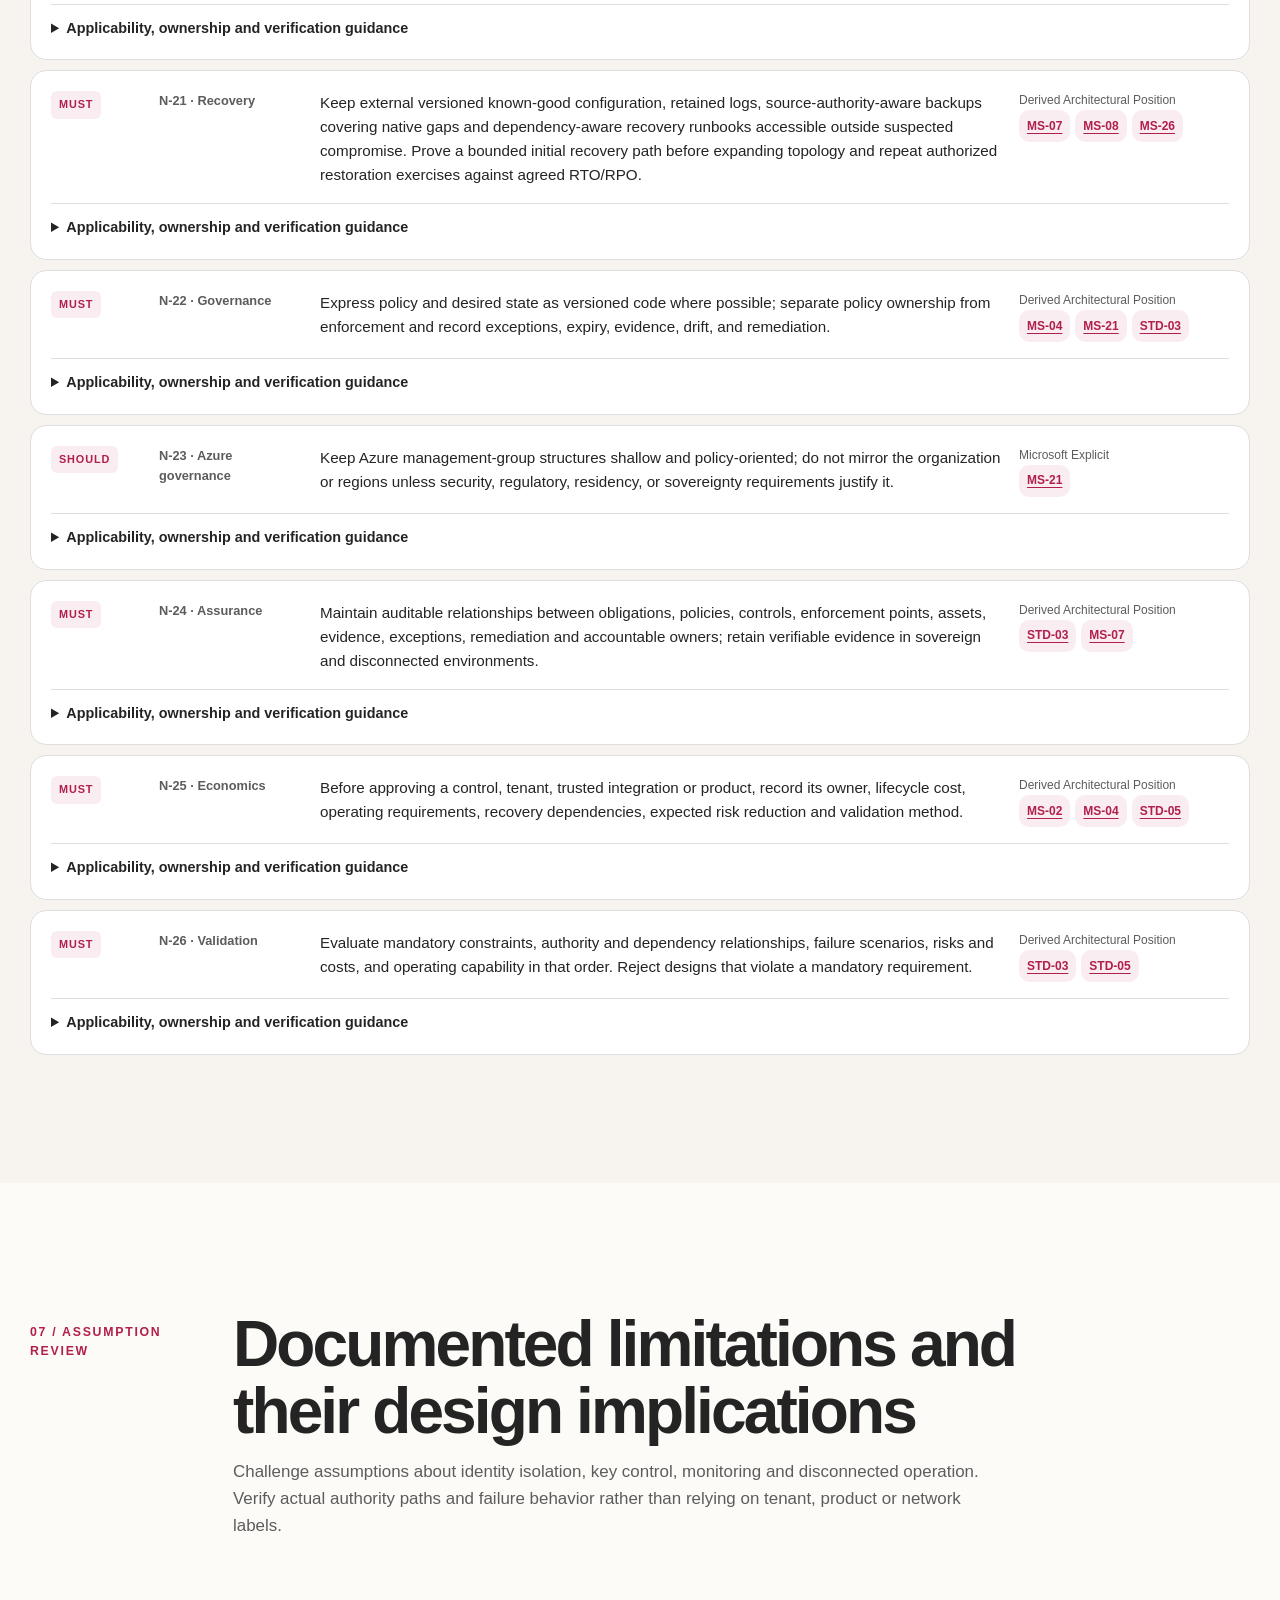
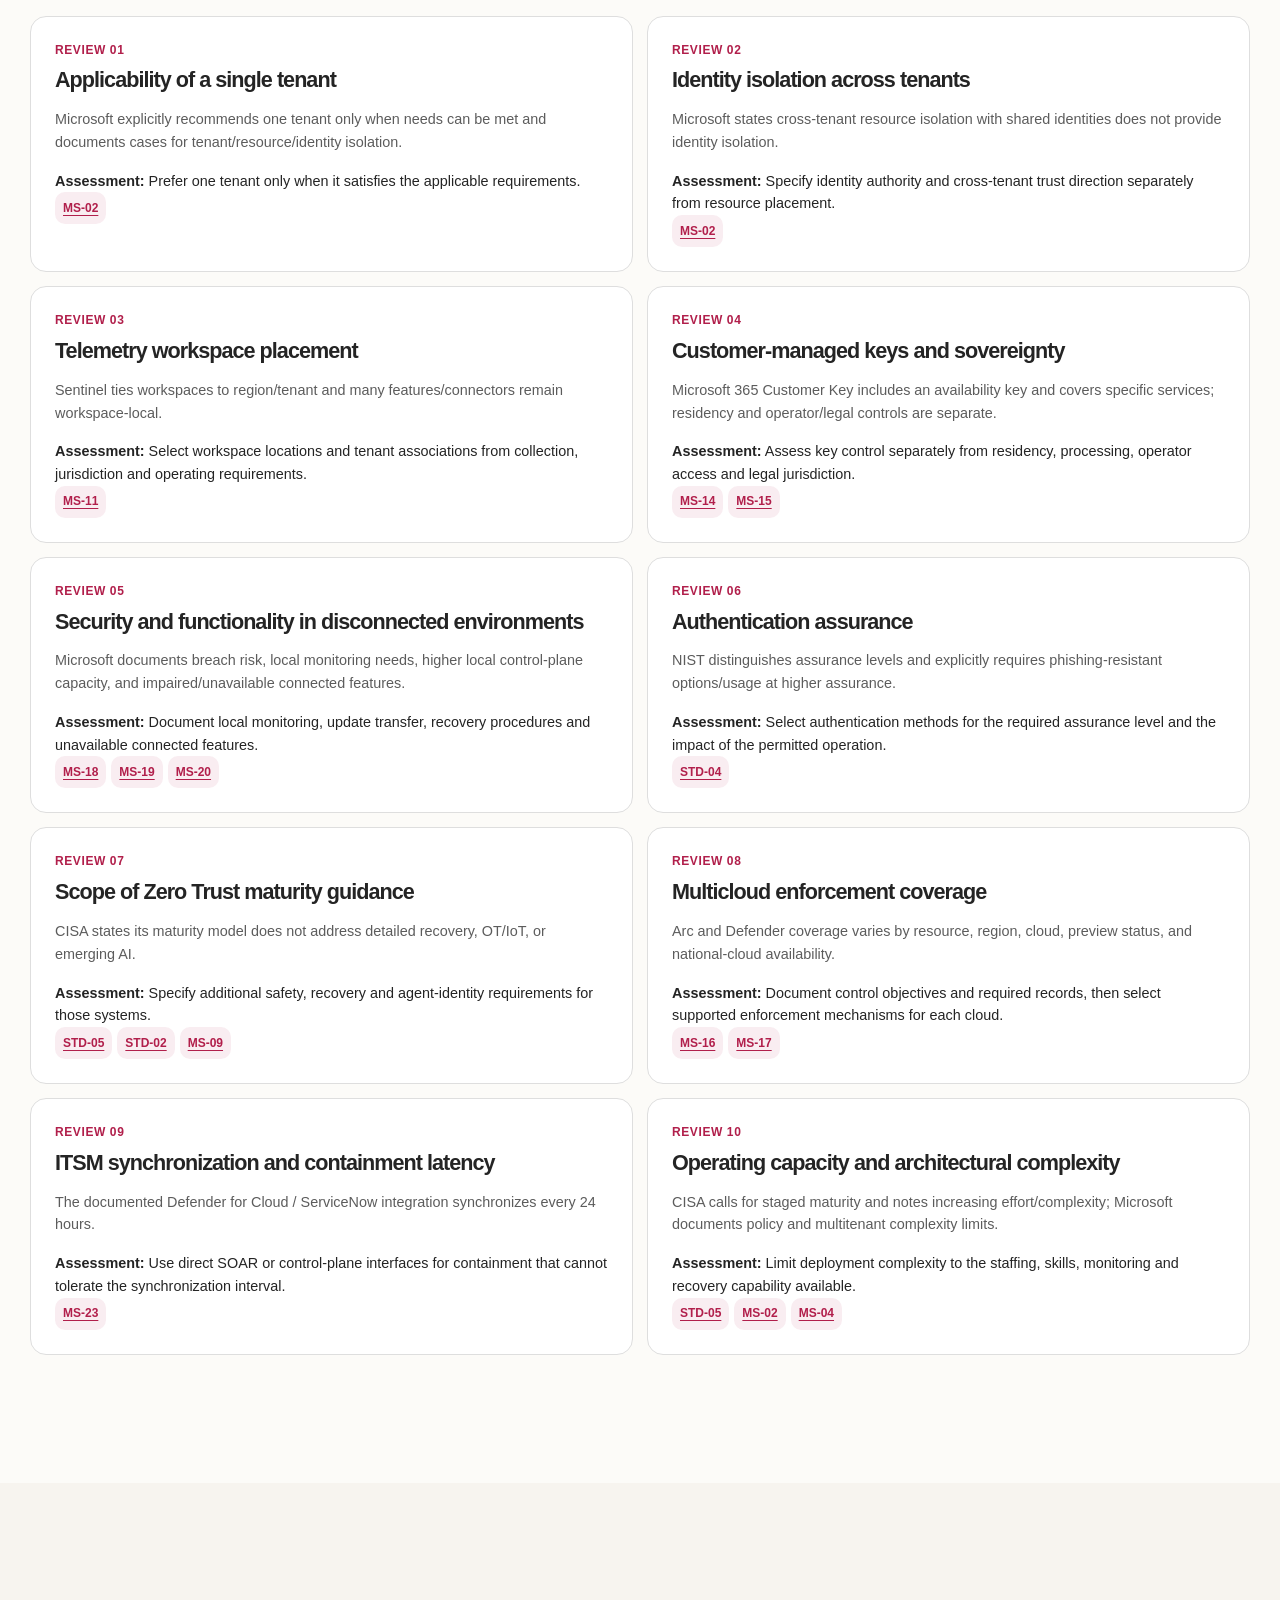
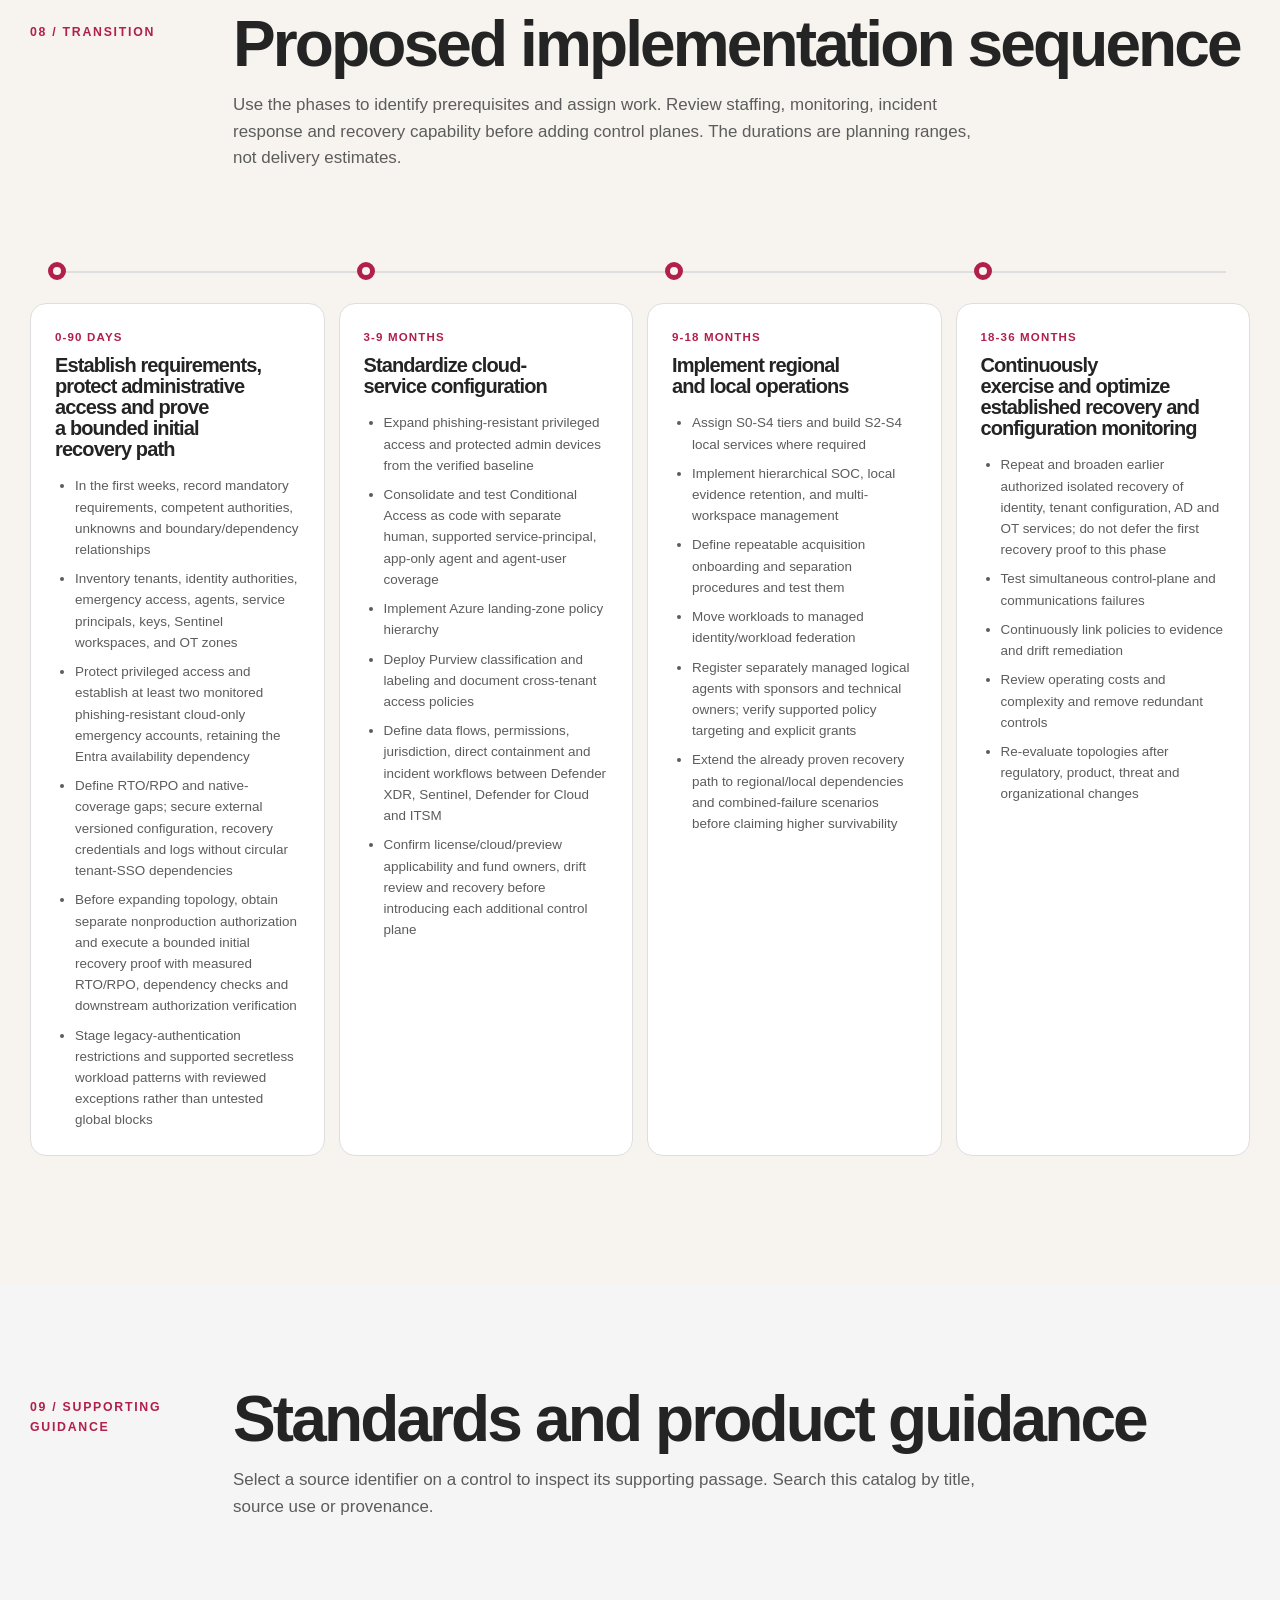
<file: adaptive-trust-fabric-microsite/index.html>
<!doctype html>
<html lang="en">
<head>
  <meta charset="utf-8">
  <meta name="viewport" content="width=device-width, initial-scale=1">
  <meta name="description" content="Identity, security and recovery requirements for tenant boundaries, sovereignty, acquisitions, OT and disconnected operation.">
  <title>Adaptive Trust Fabric | Architecture requirements</title>
  <script>
    (() => {
      const param = new URLSearchParams(window.location.search).get("clawpilotTheme");
      const theme =
        param || (window.matchMedia("(prefers-color-scheme: dark)").matches ? "dark" : "light");
      document.documentElement.setAttribute("data-theme", theme);
    })();
  </script>
  <style>
    :root {
      color-scheme: light;
      --cp-bg: #f7f4ef;
      --cp-bg-elevated: #fcfbf8;
      --cp-surface: #ffffff;
      --cp-surface-soft: #f5f5f5;
      --cp-border: #dedede;
      --cp-border-strong: #919191;
      --cp-text: #242424;
      --cp-text-muted: #5c5c5c;
      --cp-text-soft: #6f6f6f;
      --cp-accent: #b11f4b;
      --cp-accent-hover: #9a1a41;
      --cp-accent-soft: rgba(177, 31, 75, 0.08);
      --cp-accent-fg: #ffffff;
      --cp-success: #16a34a;
      --cp-danger: #dc2626;
      --cp-warning: #f59e0b;
      --cp-link: #0078d4;
      --cp-shadow: 0 18px 48px rgba(0, 0, 0, 0.12);
      --cp-overlay: rgba(255, 255, 255, 0.8);
      --cp-panel: rgba(255, 255, 255, 0.86);
      --cp-panel-strong: rgba(255, 255, 255, 0.96);
      --cp-sheen: rgba(255, 255, 255, 0.55);
      --cp-highlight: rgba(177, 31, 75, 0.12);
    }
    html[data-theme="dark"] {
      color-scheme: dark;
      --cp-bg: #3d3b3a;
      --cp-bg-elevated: #343231;
      --cp-surface: #292929;
      --cp-surface-soft: #2e2e2e;
      --cp-border: #474747;
      --cp-border-strong: #5f5f5f;
      --cp-text: #dedede;
      --cp-text-muted: #919191;
      --cp-text-soft: #b0b0b0;
      --cp-accent: #fd8ea1;
      --cp-accent-hover: #fb7b91;
      --cp-accent-soft: rgba(253, 142, 161, 0.14);
      --cp-accent-fg: #1a1a1a;
      --cp-success: #4ade80;
      --cp-danger: #f87171;
      --cp-warning: #fbbf24;
      --cp-link: #4da6ff;
      --cp-shadow: 0 18px 48px rgba(0, 0, 0, 0.32);
      --cp-overlay: rgba(41, 41, 41, 0.88);
      --cp-panel: rgba(41, 41, 41, 0.72);
      --cp-panel-strong: rgba(41, 41, 41, 0.96);
      --cp-sheen: rgba(255, 255, 255, 0.04);
      --cp-highlight: rgba(253, 142, 161, 0.12);
    }
  </style>
  <link rel="stylesheet" href="assets/styles.css">
</head>
<body>
  <a class="skip-link" href="#main">Skip to content</a>
  <header class="site-header" id="top">
    <a class="brand" href="#top" aria-label="Adaptive Trust Fabric home">
      <span class="brand-mark" aria-hidden="true"><i></i><i></i><i></i></span>
      <span><strong>Adaptive Trust Fabric</strong><small>Identity and security architecture</small></span>
    </a>
    <button class="nav-toggle" aria-expanded="false" aria-controls="site-nav">Menu</button>
    <nav id="site-nav" aria-label="Primary navigation">
      <a href="../index.html">All formats</a>
      <a href="#position">Position</a>
      <a href="#architecture">Architecture</a>
      <a href="#assess">Assess</a>
      <a href="#standard">Standard</a>
      <a href="#evidence">Sources</a>
    </nav>
  </header>

  <main id="main">
    <section class="hero shell">
      <div class="hero-copy reveal">
        <p class="eyebrow">Tenant boundaries · sovereignty · continuity · recovery</p>
        <h1>Identity and security<br><span>architecture</span></h1>
        <p class="dek">Control requirements and topology-selection criteria for tenants, cloud providers, business units, acquisitions, regulated environments, OT, agents and disconnected operation.</p>
        <div class="hero-actions">
          <a class="button primary" href="#assess">Run the topology assessment</a>
          <a class="button secondary" href="../position-paper/Adaptive-Trust-Fabric-Position-Paper.pdf">Read the position paper</a>
        </div>
      </div>
      <aside class="evidence-card reveal" aria-label="Architecture priorities">
        <span class="signal"></span>
        <p class="metric"><strong>01</strong><span>Justify every boundary</span></p>
        <p class="metric"><strong>02</strong><span>Sustain required operations</span></p>
        <p class="metric"><strong>03</strong><span>Recover independently</span></p>
        <div class="mini-rule"></div>
        <p>Start with a required function, then identify who can administer it and what it needs during an outage.</p>
      </aside>
    </section>

    <section class="position band" id="position">
      <div class="shell grid-12">
        <div class="section-label">01 / Position</div>
        <div class="span-8">
          <p class="kicker">Selection criteria</p>
          <h2 id="thesis">Select tenant topology from isolation, sovereignty, continuity, recovery and operating requirements.</h2>
          <p class="lead">Prefer a single Microsoft Entra tenant when it meets the applicable requirements. Document the isolation requirement, dependencies, administration, recovery and separation procedures for each additional tenant or identity domain.</p>
        </div>
        <div class="span-4 callout">
          <span class="callout-label">Selection rule</span>
          <p><strong>Reject designs that violate a mandatory requirement.</strong> Compare risk, cost and operating complexity only among feasible alternatives.</p>
        </div>
      </div>
    </section>

    <section class="shell section" id="architecture">
      <div class="section-heading reveal">
        <div class="section-label">02 / Reference architecture</div>
        <h2>Policy, identity, enforcement and recovery responsibilities</h2>
        <p>The design separates policy ownership, identity administration, enforcement, telemetry and recovery. Microsoft cloud services provide supported functions; cloud-provider and local controls implement requirements outside that coverage.</p>
      </div>

      <div class="fabric-diagram reveal" role="img" aria-label="Adaptive Trust Fabric reference architecture">
        <div class="fabric-top">
          <div class="node governance"><small>Policy ownership</small><strong>Requirements and configuration</strong><span>Obligations · versioned policies · audit records</span></div>
          <div class="node recovery"><small>Recovery access</small><strong>Independent recovery authority</strong><span>Keys · identities · isolated environment · configuration baseline</span></div>
        </div>
        <div class="fabric-mid">
          <div class="rail left">
            <span>Human identities</span><span>Devices</span><span>Workloads</span><span>Agents</span><span>Partners</span>
          </div>
          <div class="core">
            <div class="core-ring r1"></div><div class="core-ring r2"></div>
            <p class="core-title">Microsoft cloud services</p>
            <div class="core-grid">
              <b>Entra</b><b>Defender XDR</b><b>Sentinel</b><b>Purview</b><b>Intune</b><b>Azure governance</b>
            </div>
            <p class="core-note">Policy management · monitoring · cross-tenant administration</p>
          </div>
          <div class="rail right">
            <span>Microsoft 365</span><span>Azure</span><span>AWS / GCP</span><span>ERP / ITSM</span><span>OT / IoT</span>
          </div>
        </div>
        <div class="fabric-bottom">
          <div class="node zones"><small>Enforcement locations</small><strong>Isolation and jurisdiction requirements</strong><span>Tenant · cloud provider · workload · data · facility</span></div>
          <div class="node edge"><small>S2-S4 survivability</small><strong>Local / disconnected control planes</strong><span>Identity · PKI · policy · SOC · update · evidence</span></div>
        </div>
      </div>

      <div class="decision-stack reveal">
        <h3>Evaluation order</h3>
        <ol id="decision-hierarchy"></ol>
      </div>
    </section>

    <section class="section dark" id="assess">
      <div class="shell">
        <div class="section-heading light reveal">
          <div class="section-label">03 / Interactive assessment</div>
          <h2>Assess requirements, not labels</h2>
          <p id="assessment-scope">This offline advisory evaluates self-reported declarations, not inspected configuration. Unknown mandatory facts mean insufficient evidence; a known mandatory conflict excludes the assessed configuration. Even a candidate requires architecture, legal, operating and safety review—not deployment approval.</p>
        </div>
        <div class="assessor reveal">
          <form id="assessment-form" class="assessment-form" aria-describedby="assessment-scope">
            <p class="form-note">All requirement and applicable evidence fields are mandatory facts, but “Unknown” is a valid, non-conclusive answer. “Documented” and “tested” below are your declarations; this tool does not verify them.</p>
            <fieldset>
              <legend>1 · Required boundaries and functions</legend>
              <div class="form-grid">
                <label><span>Required isolation</span>
                  <select name="boundary">
                    <option value="unknown">Unknown / not assessed</option>
                    <option value="delegated">Delegated administration is sufficient</option>
                    <option value="regulatory">Regulatory / legal-entity controls</option>
                    <option value="identity">Independent identity / administration authority</option>
                  </select>
                </label>
                <label><span>Sovereignty requirement</span>
                  <select name="sovereignty">
                    <option value="unknown">Unknown / not assessed</option>
                    <option value="residency">Residency and policy controls</option>
                    <option value="keys">Local key authority and operator restrictions</option>
                    <option value="control">Local control-plane authority</option>
                  </select>
                </label>
                <label class="full-width"><span>Can the single-tenant option meet the actual mandatory boundary requirements?</span>
                  <select name="boundaryFit" aria-describedby="boundary-fit-help">
                    <option value="unknown">Unknown / requirements not evaluated</option>
                    <option value="met">Yes · scoped controls can meet them</option>
                    <option value="unmet">No · a specific incompatibility is documented</option>
                  </select>
                  <small id="boundary-fit-help">Document the actual obligation and control gap. Acquisition frequency, a regulatory label or local key ownership alone is not an incompatibility.</small>
                </label>
                <label><span>Required survivability</span>
                  <select name="survivability" aria-describedby="survivability-help">
                    <option value="unknown">Unknown / not assessed</option>
                    <option value="0">S0 · Cloud-dependent</option>
                    <option value="1">S1 · Transient outage</option>
                    <option value="2">S2 · Extended degraded</option>
                    <option value="3">S3 · Independent operations</option>
                    <option value="4">S4 · Disconnected / air-gapped</option>
                  </select>
                  <small id="survivability-help">A required function and duration, not a proven capability or a tenant count.</small>
                </label>
                <label><span>Required recovery authority</span>
                  <select name="recoveryRequirement">
                    <option value="unknown">Unknown / not assessed</option>
                    <option value="shared-acceptable">Shared authority is acceptable</option>
                    <option value="independent">Independent recovery authority is required</option>
                  </select>
                </label>
                <label class="full-width"><span>Safety-critical OT / cyber-physical functions?</span>
                  <select name="ot">
                    <option value="unknown">Unknown / not assessed</option>
                    <option value="no">No · not applicable</option>
                    <option value="yes">Yes · local safety gates apply at every S tier</option>
                  </select>
                </label>
              </div>
            </fieldset>
            <fieldset>
              <legend>2 · Declared authority and dependency evidence</legend>
              <div class="form-grid">
                <label><span>Transitive privilege containment</span>
                  <select name="privilegePath">
                    <option value="unknown">Unknown / paths not reviewed</option>
                    <option value="contained">Paths are declared within the required boundary</option>
                    <option value="unacceptable">An unacceptable cross-boundary path is known</option>
                  </select>
                </label>
                <label><span>Declared recovery dependencies</span>
                  <select name="recoveryDependency">
                    <option value="unknown">Unknown / restore paths not reviewed</option>
                    <option value="independent">Independent authority and restore route declared</option>
                    <option value="shared">Restore depends on shared authority</option>
                    <option value="circular">A recovery dependency cycle is known</option>
                  </select>
                </label>
                <label class="full-width" data-condition="identity" hidden><span>Proposed identity and administration authority paths</span>
                  <select name="identityDependency">
                    <option value="unknown">Unknown / independence not established</option>
                    <option value="independent">Independent authentication and administration declared</option>
                    <option value="shared">Shared authentication, federation or privilege path remains</option>
                  </select>
                </label>
                <label class="full-width" data-condition="sovereignty" hidden><span>Proposed operator, processing and key controls</span>
                  <select name="sovereigntyEvidence">
                    <option value="unknown">Unknown / scope and controls not evaluated</option>
                    <option value="met">Declared to meet the actual sovereignty requirement</option>
                    <option value="unmet">A required control is known to be unmet</option>
                  </select>
                </label>
                <label class="full-width" data-condition="outage" hidden><span>Tests of required functions for the specified outage duration</span>
                  <select name="localServices">
                    <option value="unknown">Unknown / test evidence not reviewed</option>
                    <option value="tested">Successful scoped tests are documented (self-report)</option>
                    <option value="missing">Required capability or successful tests are missing</option>
                  </select>
                </label>
                <label class="full-width" data-condition="independent" hidden><span>Upstream dependencies of required independent functions</span>
                  <select name="upstreamDependency">
                    <option value="unknown">Unknown / dependency review incomplete</option>
                    <option value="removed">Relevant cloud, DNS, MFA, federation and SOC dependencies removed</option>
                    <option value="present">A required function still has an upstream dependency</option>
                  </select>
                </label>
                <label class="full-width" data-condition="ot" hidden><span>Local OT operating authority</span>
                  <select name="localAuthority">
                    <option value="unknown">Unknown / authority not established</option>
                    <option value="established">Accountable local authority is documented</option>
                    <option value="missing">Local operating authority is missing</option>
                  </select>
                </label>
                <label class="full-width" data-condition="ot" hidden><span>Safety review of response and failure behavior</span>
                  <select name="safetyReview">
                    <option value="unknown">Unknown / safety review incomplete</option>
                    <option value="reviewed">Safe-state and response authorization are reviewed</option>
                    <option value="unsafe">A safety conflict or unsafe response is known</option>
                  </select>
                </label>
                <label class="full-width" data-condition="ot" hidden><span>Local safe-operation or safe-shutdown fallback</span>
                  <select name="otFallback">
                    <option value="unknown">Unknown / local fallback not tested</option>
                    <option value="tested">A local fallback is tested (self-report)</option>
                    <option value="absent">No tested local fallback is available</option>
                  </select>
                </label>
              </div>
            </fieldset>
            <fieldset>
              <legend>3 · Operating prerequisites, not maturity labels</legend>
              <div class="form-grid">
                <label><span>Accountable staffing and skills</span><select name="staffing"><option value="unknown">Unknown / not reviewed</option><option value="evidenced">Assignments and skills evidence declared</option><option value="missing">A required staffing or skills gap is known</option></select></label>
                <label><span>Monitoring capability</span><select name="monitoring"><option value="unknown">Unknown / not reviewed</option><option value="evidenced">Coverage and operating evidence declared</option><option value="missing">A required monitoring gap is known</option></select></label>
                <label><span>Incident response capability</span><select name="response"><option value="unknown">Unknown / not reviewed</option><option value="evidenced">Owned runbooks and exercises declared</option><option value="missing">A required response gap is known</option></select></label>
                <label><span>Recovery exercise evidence</span><select name="recoveryTest"><option value="unknown">Unknown / not reviewed</option><option value="evidenced">Scoped restore-exercise artifacts declared</option><option value="missing">A required recovery exercise gap is known</option></select></label>
              </div>
            </fieldset>
            <details class="assessment-context">
              <summary>Optional context · these labels establish neither a boundary nor readiness</summary>
              <div class="form-grid">
                <label><span>Acquisition / divestiture frequency</span><select name="ma"><option value="unknown">Not specified</option><option value="low">Occasional</option><option value="high">Frequent</option></select></label>
                <label><span>Business-unit autonomy</span><select name="autonomy"><option value="unknown">Not specified</option><option value="low">Common global operations</option><option value="high">Independent legal / operating authority</option></select></label>
                <label class="full-width"><span>Self-described operating maturity</span><select name="maturity"><option value="unknown">Not specified</option><option value="developing">Developing · manual / separate teams</option><option value="managed">Managed · standardized / measured</option><option value="adaptive">Automated · versioned policies / regular tests</option></select></label>
              </div>
            </details>
            <button class="button primary" type="submit">Evaluate architecture</button>
            <p id="assessment-status" class="sr-only" role="status" aria-live="polite"></p>
          </form>
          <section class="assessment-result" id="assessment-result" aria-labelledby="assessment-result-title">
            <p class="result-kicker">Advisory design review</p>
            <h3 id="assessment-result-title" tabindex="-1">No assessment yet.</h3>
            <p>Complete the declarations, including explicit unknowns. A viable design must satisfy each applicable mandatory gate; no topology is selected by default.</p>
            <p class="result-warning">T1-T3 describe tenant / authority patterns. S0-S4 describe required continuity. T4 is a disconnected operating overlay; T5 is a transition pattern. None is a verified availability or safety guarantee.</p>
          </section>
        </div>
        <noscript><p class="result-warning">The advisory and record filters require local JavaScript. No server, sign-in or network request is needed; the static research remains embedded in this page.</p></noscript>
      </div>
    </section>

    <section class="shell section" id="survivability">
      <div class="section-heading reveal">
        <div class="section-label">04 / Operation during outages</div>
        <h2>S0-S4 operating requirements</h2>
        <p>The tiers specify which identity, authorization, detection, update, cryptographic and recovery functions must remain available when upstream services are unavailable. Test the required functions and outage duration in the target environment.</p>
      </div>
      <div class="tier-tabs reveal" id="tier-tabs" role="tablist" aria-label="Survivability tiers"></div>
      <div class="tier-panel reveal" id="tier-panel" role="tabpanel" tabindex="0"></div>
    </section>

    <section class="section band" id="topologies">
      <div class="shell">
        <div class="section-heading reveal">
          <div class="section-label">05 / Topology patterns</div>
          <h2>T1-T5 topology criteria</h2>
        </div>
        <div class="card-grid" id="topology-grid"></div>
      </div>
    </section>

    <section class="shell section" id="standard">
      <div class="section-heading reveal">
        <div class="section-label">06 / Control requirements</div>
        <h2>MUST / SHOULD / MAY architecture controls</h2>
        <p>Translate isolation, access, safety and recovery obligations into owned, testable controls. MUST denotes a required control in the proposed architecture; SHOULD recommends and MAY permits an option. Assess applicable vendor and legal requirements separately.</p>
      </div>
      <div class="filters reveal">
        <label>Domain <select id="control-domain"><option value="all">All domains</option></select></label>
        <label>Level <select id="control-level"><option value="all">All levels</option><option>MUST</option><option>SHOULD</option><option>MAY</option></select></label>
      </div>
      <p class="record-count" id="control-count" role="status" aria-live="polite"></p>
      <div id="control-list" class="control-list"></div>
    </section>

    <section class="section dark" id="challenge">
      <div class="shell">
        <div class="section-heading light reveal">
          <div class="section-label">07 / Assumption review</div>
          <h2>Documented limitations and their design implications</h2>
          <p>Challenge assumptions about identity isolation, key control, monitoring and disconnected operation. Verify actual authority paths and failure behavior rather than relying on tenant, product or network labels.</p>
        </div>
        <div class="challenge-list" id="challenge-list"></div>
      </div>
    </section>

    <section class="shell section" id="roadmap">
      <div class="section-heading reveal">
        <div class="section-label">08 / Transition</div>
        <h2>Proposed implementation sequence</h2>
        <p>Use the phases to identify prerequisites and assign work. Review staffing, monitoring, incident response and recovery capability before adding control planes. The durations are planning ranges, not delivery estimates.</p>
      </div>
      <div class="roadmap" id="roadmap-list"></div>
    </section>

    <section class="section band" id="evidence">
      <div class="shell">
        <div class="section-heading reveal">
          <div class="section-label">09 / Supporting guidance</div>
          <h2>Standards and product guidance</h2>
          <p>Select a source identifier on a control to inspect its supporting passage. Search this catalog by title, source use or provenance.</p>
        </div>
        <p class="evidence-note">Documentary support and operational evidence are different. A checked passage does not establish that a deployment was inspected or tested; partial, unknown and unperformed reviews remain labelled below.</p>
        <div class="evidence-tools reveal">
          <input id="source-search" type="search" placeholder="Search sources" aria-label="Search sources">
          <select id="source-class" aria-label="Filter source provenance"><option value="all">All provenance classes</option></select>
        </div>
        <div class="legend" id="provenance-legend"></div>
        <p class="record-count" id="source-count" role="status" aria-live="polite"></p>
        <div class="source-list" id="source-list"></div>
        <details class="claim-context">
          <summary>Supporting claims · scope, confidence and review qualifications</summary>
          <div class="claim-list" id="claim-list"></div>
        </details>
      </div>
    </section>

    <section class="shell section closing">
      <p class="eyebrow">Deployment review</p>
      <h2>Document requirements and test operating procedures.</h2>
      <p>Use the assessment's unmet prerequisites as the review agenda. Reassess after a requirement, dependency or operating capability changes.</p>
      <a class="button primary" href="../position-paper/Adaptive-Trust-Fabric-Position-Paper.pdf">Read the position paper</a>
    </section>
  </main>

  <footer>
    <div class="shell footer-grid">
      <div><strong>Adaptive Trust Fabric</strong><p>Isolation · continuity · independent recovery</p></div>
      <p>Validate legal, regulatory, safety, licensing, preview and regional requirements before implementation. Demonstrate required outage behavior and recovery objectives through environment-specific tests.</p>
    </div>
  </footer>

  <script id="research-data" type="application/json">{
  "meta": {
    "title": "Adaptive Trust Fabric for Global Enterprise Identity, Security and Compliance",
    "subtitle": "Architecture requirements and topology evaluation based on cited documentation",
    "version": "1.1",
    "research_cutoff": "2026-11-18",
    "generated": "2026-11-18",
    "disclaimer": "This is architectural guidance based on cited sources, not an official Microsoft product commitment or a substitute for legal, regulatory, safety, product, or licensing validation."
  },
  "evidenceContract": {
    "version": "1.0",
    "scope": [
      "sources",
      "claims",
      "normativeControls",
      "capabilityMatrix"
    ],
    "compatibility": "Existing keys and IDs are retained. The evidence, control-operation, capability and maintenance fields are additive; older readers can ignore them.",
    "normative_language": "MUST and SHOULD express requirements of this proposed framework, not Microsoft product requirements or legal/regulatory mandates. provenance identifies the source of the core recommendation; requirement_origin remains framework even when the recommendation is Microsoft Explicit. Implementation requires an approved local policy and applicable legal and safety review.",
    "status_values": {
      "source-verified": "The narrow documentary proposition was checked in the cited primary passage. This is not a verified deployment, availability guarantee, compliance opinion or operational test.",
      "derived": "The recommendation or synthesis is this framework's inference from the cited passages, not a quotation or vendor/standards mandate.",
      "unverified": "The proposition, current applicability or source passage has not been established. Do not treat it as a decision prerequisite that has passed."
    },
    "fields": {
      "verified_on": "ISO calendar date of actual passage review, not the publisher date, HTTP-only check, file generation or reference-ID validation. Null means no current passage review.",
      "source_refs": "Exact source ID, checked URL, section, observed publisher revision (or null), passage verification date, retrieval depth, and the narrow proposition supported. Supplemental URLs retain a related existing source_id; they are not new catalog source IDs.",
      "verification": "full-page means the documentation page, or identified PDF pages, was retrieved and relevant passages inspected; search-excerpt means only the returned primary-source excerpt was inspected; not-rechecked carries no new verification date.",
      "revision": "Publisher version/date where exposed. Microsoft Learn references record HTML updated_at metadata; ms.date can be an editorial date and is not substituted for updated_at.",
      "applicability": "Identity, product, service, cloud, operational or standards scope in which the proposition is useful.",
      "limitations": "Known exclusions, unresolved applicability, unsupported inferences and evidence gaps.",
      "confidence_rationale": "Reason for the qualitative documentary assessment, including residual uncertainty. High is direct narrow primary support; Moderate is bounded synthesis or material implementation uncertainty; Low is unresolved or weak support. These are not probabilities.",
      "operational_validation": "not-performed for every record in this literature review. A proposed verification method is not a completed drill.",
      "control_verification": "method, evidence, pass and fail define an implementer's acceptance procedure. status remains not-performed; authorized organization-specific execution and retained results are required to establish operating effectiveness.",
      "exceptions": "Role-approved, scoped, documented and expiring deviations only. Review intervals are framework defaults unless explicitly attributed; no exception overrides applicable law or an accepted physical-safety constraint."
    },
    "example": {
      "id": "illustrative-derived-record",
      "evidence": {
        "status": "derived",
        "verified_on": "2026-11-18",
        "source_refs": [
          {
            "source_id": "MS-02",
            "url": "https://learn.microsoft.com/en-us/entra/architecture/secure-multiple-tenants",
            "section": "Resource isolation with multiple tenants; Multi-tenant resource isolation",
            "revision": "updated_at=2026-06-15T17:40:00Z",
            "verified_on": "2026-11-18",
            "verification": "full-page",
            "supports": "A separate tenant increases management complexity; shared external identities do not provide identity isolation."
          }
        ],
        "applicability": [
          "Workforce-tenant topology decision"
        ],
        "limitations": [
          "The local compromise-containment requirement and staffing capacity have not been tested."
        ],
        "confidence_rationale": "Direct primary support for the separation distinction; the topology decision remains a derived local judgment.",
        "operational_validation": "not-performed"
      }
    }
  },
  "thesis": "Select tenant topology from isolation, sovereignty, continuity, recovery and operating requirements.",
  "provenanceLegend": [
    {
      "class": "Microsoft Explicit",
      "meaning": "Statement attributed to the cited Microsoft documentation. Check product scope, licensing, limits and preview status during implementation."
    },
    {
      "class": "External Standard",
      "meaning": "Requirements or guidance from NIST, CISA, or another standards or government body. Applicability depends on the organization and jurisdiction."
    },
    {
      "class": "Research Supported",
      "meaning": "Research publication used to support or qualify an architectural proposition. A case study does not establish applicability to other environments."
    },
    {
      "class": "Derived Architectural Position",
      "meaning": "A conclusion drawn from the listed sources and evaluation criteria; it is not an explicit Microsoft requirement."
    },
    {
      "class": "Open/Contested",
      "meaning": "A question not resolved by the cited sources. The decision requires organization-specific legal, safety, operational or product validation."
    }
  ],
  "sources": [
    {
      "id": "MS-01",
      "title": "Microsoft Cybersecurity Reference Architectures (MCRA) | Microsoft Learn",
      "url": "https://learn.microsoft.com/en-us/security/zero-trust/microsoft-reference-architecture",
      "provenance": "Microsoft Explicit",
      "retrieval_status": "Opened and inspected",
      "accessed": "2026-11-18",
      "last_updated": "2026-11-15",
      "evidence_use": "The MCRA overview describes end-to-end hybrid, multicloud, OT/IoT and AI security architecture. It is a planning reference, not a topology mandate.",
      "evidence": {
        "status": "source-verified",
        "verified_on": "2026-11-18",
        "source_refs": [
          {
            "source_id": "MS-01",
            "url": "https://learn.microsoft.com/en-us/security/zero-trust/microsoft-reference-architecture",
            "section": "MCRA structure; How do I use the MCRA?",
            "revision": "updated_at=2026-11-15T08:35:00Z",
            "verified_on": "2026-11-18",
            "verification": "full-page",
            "supports": "MCRA is an architecture starting template and comparison reference covering the hybrid enterprise estate."
          }
        ],
        "applicability": [
          "Security architecture planning and capability comparison"
        ],
        "limitations": [
          "The linked presentation was not inspected in this pass; the HTML overview does not validate every product capability or a deployment."
        ],
        "confidence_rationale": "Direct support in the retrieved overview for its purpose and scope, not for uninspected presentation details.",
        "operational_validation": "not-performed"
      }
    },
    {
      "id": "MS-02",
      "title": "Resource isolation with multiple tenants to secure with Microsoft Entra ID - Microsoft Entra | Microsoft Learn",
      "url": "https://learn.microsoft.com/en-us/entra/architecture/secure-multiple-tenants",
      "provenance": "Microsoft Explicit",
      "retrieval_status": "Opened and inspected",
      "accessed": "2026-11-18",
      "last_updated": "2026-06-15",
      "evidence_use": "Recommends one tenant when requirements can be met, describes multitenant management complexity, and distinguishes resource isolation from identity isolation.",
      "evidence": {
        "status": "source-verified",
        "verified_on": "2026-11-18",
        "source_refs": [
          {
            "source_id": "MS-02",
            "url": "https://learn.microsoft.com/en-us/entra/architecture/secure-multiple-tenants",
            "section": "Resource isolation with multiple tenants; Outcomes; Multi-tenant resource isolation; Resource and identity isolation with multiple tenants",
            "revision": "updated_at=2026-06-15T17:40:00Z",
            "verified_on": "2026-11-18",
            "verification": "full-page",
            "supports": "Separate tenant configuration/resource administration is not identity isolation when corporate credentials or cross-tenant administration remain trusted."
          }
        ],
        "applicability": [
          "Microsoft Entra tenant resource and identity separation"
        ],
        "limitations": [
          "Separate tenants still use the Entra service; independence of personnel, devices, credentials, repositories and recovery must be assessed separately."
        ],
        "confidence_rationale": "The isolation distinction and conditional single-tenant preference are explicit in the primary page.",
        "operational_validation": "not-performed"
      }
    },
    {
      "id": "MS-03",
      "title": "Topologies for cross-tenant collaboration - Microsoft Entra ID | Microsoft Learn",
      "url": "https://learn.microsoft.com/en-us/entra/identity/multi-tenant-organizations/cross-tenant-synchronization-topology",
      "provenance": "Microsoft Explicit",
      "retrieval_status": "Opened and inspected",
      "accessed": "2026-11-18",
      "last_updated": "2026-03-27",
      "evidence_use": "Documents hub-and-spoke, mesh and just-in-time collaboration. Synchronization is a directed provisioning relationship, not migration of credential authority or an isolation guarantee.",
      "evidence": {
        "status": "source-verified",
        "verified_on": "2026-11-18",
        "source_refs": [
          {
            "source_id": "MS-03",
            "url": "https://learn.microsoft.com/en-us/entra/identity/multi-tenant-organizations/cross-tenant-synchronization-topology",
            "section": "Hub and spoke; Mesh; Just-in-time; Supported scenarios",
            "revision": "updated_at=2026-03-27T17:14:00Z",
            "verified_on": "2026-11-18",
            "verification": "full-page",
            "supports": "Hub/spoke and mesh synchronize selected users; just-in-time collaboration uses connected organizations and entitlement management."
          },
          {
            "source_id": "MS-03",
            "url": "https://learn.microsoft.com/en-us/entra/identity/multi-tenant-organizations/cross-tenant-synchronization-overview",
            "section": "Properties; License requirements; Frequently asked questions: Clouds, Synchronization frequency, Object types, Attributes",
            "revision": "updated_at=2026-11-04T18:39:00Z",
            "verified_on": "2026-11-18",
            "verification": "full-page",
            "supports": "Source-push lifecycle provisioning, cloud-pair support, source licenses and authority/deprovisioning limits."
          },
          {
            "source_id": "MS-03",
            "url": "https://learn.microsoft.com/en-us/entra/external-id/cross-tenant-access-overview",
            "section": "Manage external access with inbound and outbound settings; Default settings; Organizational settings; Microsoft cloud settings; Important considerations",
            "revision": "updated_at=2026-10-13T17:41:00Z",
            "verified_on": "2026-11-18",
            "verification": "full-page",
            "supports": "Inbound/outbound access and optional trust in external MFA and device claims are distinct from provisioning."
          }
        ],
        "applicability": [
          "B2B collaboration between workforce tenants; supported same-cloud and cross-cloud provisioning pairs"
        ],
        "limitations": [
          "Topology page table includes internal guests while the overview FAQ says internal members only; resolve this discrepancy before relying on internal-guest synchronization.",
          "Provisioning intervals and source authentication dependencies prevent treating synchronization as immediate revocation or independent identity authority."
        ],
        "confidence_rationale": "Strong primary support for directed collaboration patterns; exact eligibility and feature parity remain scenario-specific.",
        "operational_validation": "not-performed"
      }
    },
    {
      "id": "MS-04",
      "title": "Plan Your Microsoft Entra Conditional Access Deployment - Microsoft Entra ID | Microsoft Learn",
      "url": "https://learn.microsoft.com/en-us/entra/identity/conditional-access/plan-conditional-access",
      "provenance": "Microsoft Explicit",
      "retrieval_status": "Opened and inspected",
      "accessed": "2026-11-18",
      "last_updated": "2026-06-01",
      "evidence_use": "Documents user and service-account exclusion planning, separate service-principal targeting, report-only rollout, policy-as-code, and the 240-policy limit across all policy states.",
      "evidence": {
        "status": "source-verified",
        "verified_on": "2026-11-18",
        "source_refs": [
          {
            "source_id": "MS-04",
            "url": "https://learn.microsoft.com/en-us/entra/identity/conditional-access/plan-conditional-access",
            "section": "Prerequisites; User exclusions; Apply Conditional Access policies to every app; Minimize the number of Conditional Access policies; Govern and manage policies at scale; Configure report-only mode",
            "revision": "updated_at=2026-06-01T22:39:00Z",
            "verified_on": "2026-11-18",
            "verification": "full-page",
            "supports": "Plan coverage and documented exclusions, test impact, manage reviewable changes and count all states toward the 240-policy tenant limit."
          },
          {
            "source_id": "MS-04",
            "url": "https://learn.microsoft.com/en-us/entra/identity/conditional-access/workload-identity",
            "section": "Overview; Implementation; Sign-in logs; Finding the objectID",
            "revision": "updated_at=2026-05-18T22:35:00Z",
            "verified_on": "2026-11-18",
            "verification": "full-page",
            "supports": "Workload CA directly targets owned single-tenant service principals, requires Workload Identities Premium for creation/modification, and offers block controls rather than interactive MFA."
          }
        ],
        "applicability": [
          "User Conditional Access and separately scoped service-principal Conditional Access"
        ],
        "limitations": [
          "User policies do not cover service-principal calls; workload CA excludes managed identities and Microsoft/third-party multitenant SaaS principals.",
          "A policy that does not match is not an implicit deny. Resource authorization and non-Entra paths need separate controls."
        ],
        "confidence_rationale": "Current primary pages explicitly establish exclusions, licensing, control scope and the unchanged 240-policy limit.",
        "operational_validation": "not-performed"
      }
    },
    {
      "id": "MS-05",
      "title": "Manage emergency access admin accounts - Microsoft Entra ID | Microsoft Learn",
      "url": "https://learn.microsoft.com/en-us/entra/identity/role-based-access-control/security-emergency-access",
      "provenance": "Microsoft Explicit",
      "retrieval_status": "Opened and inspected",
      "accessed": "2026-11-18",
      "last_updated": "2026-06-05",
      "evidence_use": "Documents at least two cloud-only emergency accounts, phishing-resistant methods distinct from normal admins, permanent active Global Administrator, exclusions from blocking/restricting CA, every-use alerts and validation at least every 90 days.",
      "evidence": {
        "status": "source-verified",
        "verified_on": "2026-11-18",
        "source_refs": [
          {
            "source_id": "MS-05",
            "url": "https://learn.microsoft.com/en-us/entra/identity/role-based-access-control/security-emergency-access",
            "section": "Create emergency access accounts; Configuration requirements; Federation guidance; Conditional Access considerations; Security guardrails summary; Validate accounts regularly",
            "revision": "updated_at=2026-06-05T07:33:00Z",
            "verified_on": "2026-11-18",
            "verification": "full-page",
            "supports": "Emergency accounts bypass selected normal-admin dependencies, not the Entra service; cloud and on-premises emergency paths should remain distinct."
          }
        ],
        "applicability": [
          "Emergency administration of Microsoft Entra workforce tenants"
        ],
        "limitations": [
          "Cloud-only does not mean offline: Entra authentication/token issuance, network/DNS, a secure workstation and working credentials remain required.",
          "Exclusion from blocking CA does not waive platform mandatory MFA. Report-only CA does not block and need not exclude emergency accounts."
        ],
        "confidence_rationale": "The account, monitoring and 90-day recommendations are explicit; the service-dependency qualification follows the documented cloud sign-in path.",
        "operational_validation": "not-performed"
      }
    },
    {
      "id": "MS-06",
      "title": "Build more resilient hybrid authentication in Microsoft Entra ID - Microsoft Entra | Microsoft Learn",
      "url": "https://learn.microsoft.com/en-us/entra/architecture/resilience-in-hybrid",
      "provenance": "Microsoft Explicit",
      "retrieval_status": "Opened and inspected",
      "accessed": "2026-11-18",
      "last_updated": "2026-04-17",
      "evidence_use": "Recommends PHS where possible for AD-password hybrid identities. Pre-synchronized hashes reduce runtime on-premises dependencies only when PHS authentication is active; a PTA/federation cutover is a separate planned operation.",
      "evidence": {
        "status": "source-verified",
        "verified_on": "2026-11-18",
        "source_refs": [
          {
            "source_id": "MS-06",
            "url": "https://learn.microsoft.com/en-us/entra/architecture/resilience-in-hybrid",
            "section": "Password hash synchronization; Pass-through Authentication; Federation",
            "revision": "updated_at=2026-04-17T17:20:00Z",
            "verified_on": "2026-11-18",
            "verification": "full-page",
            "supports": "PHS authentication does not contact on-premises AD; PTA and federation retain runtime on-premises dependencies."
          },
          {
            "source_id": "MS-06",
            "url": "https://learn.microsoft.com/en-us/entra/identity/hybrid/connect/tutorial-phs-backup",
            "section": "Enable password hash sync in Microsoft Entra Connect; Switch to password hash sync; Sign in with a user account to test sync; Switch back to federation",
            "revision": "updated_at=2026-02-26T18:16:00Z",
            "verified_on": "2026-11-18",
            "verification": "full-page",
            "supports": "Synchronizing backup hashes and switching the sign-in method are different steps that must be rehearsed before an outage."
          }
        ],
        "applicability": [
          "Hybrid users whose cloud authentication can use synchronized AD-password hashes"
        ],
        "limitations": [
          "No automatic PTA/federation failover is established by enabling PHS.",
          "The cited cutover tutorial is specifically AD FS; validate the applicable PTA or third-party-federation procedure separately.",
          "Entra and connectivity remain required; synchronization health, hash freshness, permitted data transfer and password changes during isolation affect outcomes."
        ],
        "confidence_rationale": "The primary architecture and tutorial together establish the runtime distinction and explicit cutover; no live switchover was attempted.",
        "operational_validation": "not-performed"
      }
    },
    {
      "id": "MS-07",
      "title": "Plan for tenant recoverability - Microsoft Entra | Microsoft Learn",
      "url": "https://learn.microsoft.com/en-us/entra/architecture/recoverability-tenant",
      "provenance": "Microsoft Explicit",
      "retrieval_status": "Opened and inspected",
      "accessed": "2026-11-18",
      "last_updated": "2026-06-26",
      "evidence_use": "Separates resilience from recoverability and calls for external versioned known-good state, coverage beyond native limits, retained logs, agreed RTO/RPO and nonproduction drills; warns about recovery-repository authentication cycles.",
      "evidence": {
        "status": "source-verified",
        "verified_on": "2026-11-18",
        "source_refs": [
          {
            "source_id": "MS-07",
            "url": "https://learn.microsoft.com/en-us/entra/architecture/recoverability-tenant",
            "section": "Compare resilience and recoverability; Prepare for tenant-scoped recovery; Determine object lifecycle state; Recreate following hard deletion",
            "revision": "updated_at=2026-06-26T22:37:00Z",
            "verified_on": "2026-11-18",
            "verification": "full-page",
            "supports": "Continuity does not undo tenant integrity failures; recoverability needs known-good state, independent access to recovery material, lifecycle-specific restore paths and practiced runbooks."
          }
        ],
        "applicability": [
          "Microsoft Entra tenant configuration and object recovery planning"
        ],
        "limitations": [
          "Exported configuration is not a full-fidelity backup of every property, secret, identifier or downstream service.",
          "Recreated hard-deleted objects receive new IDs and require permission/reference repair; built-in restore remains service-dependent."
        ],
        "confidence_rationale": "The retrieved primary guidance explicitly distinguishes resilience, recovery coverage, dependency cycles and operational testing.",
        "operational_validation": "not-performed"
      }
    },
    {
      "id": "MS-08",
      "title": "Microsoft Entra Backup and Recovery overview - Microsoft Entra | Microsoft Learn",
      "url": "https://learn.microsoft.com/en-us/entra/backup/overview",
      "provenance": "Microsoft Explicit",
      "retrieval_status": "Opened and inspected",
      "accessed": "2026-11-18",
      "last_updated": "2026-11-17",
      "evidence_use": "Standard automatically backs up supported properties daily with up to seven days retained and P1/P2 licensing; Premium preview is consumption-based with up to 30 days. Neither recovers/recreates hard-deleted objects.",
      "evidence": {
        "status": "source-verified",
        "verified_on": "2026-11-18",
        "source_refs": [
          {
            "source_id": "MS-08",
            "url": "https://learn.microsoft.com/en-us/entra/backup/overview",
            "section": "How backups work; Standard and Premium plans; Prerequisites; Hybrid identity and broader recoverability",
            "revision": "updated_at=2026-11-17T08:34:00Z",
            "verified_on": "2026-11-18",
            "verification": "full-page",
            "supports": "Plan-specific seven/30-day retention, workforce-tenant prerequisites, role requirements and hard-deletion gaps."
          },
          {
            "source_id": "MS-08",
            "url": "https://learn.microsoft.com/en-us/entra/backup/scope-supported-objects-limitations",
            "section": "Recovery scope levels; User; Group; Application; Service principal; Limitations",
            "revision": "updated_at=2026-11-17T08:34:00Z",
            "verified_on": "2026-11-18",
            "verification": "full-page",
            "supports": "Recovery covers selected object properties/links, not full object rollback; hybrid authority and job-time limitations apply."
          }
        ],
        "applicability": [
          "Supported Microsoft Entra workforce-tenant directory objects and properties"
        ],
        "limitations": [
          "External ID and Azure AD B2C tenants are unsupported. National-cloud and regional availability were not established by these pages and must be verified before reliance.",
          "Hard-deleted objects, credential recovery and several ownership/sponsor/dynamic-rule properties are outside native coverage.",
          "AD DS-synchronized changes except group memberships are excluded from recovery until supported source-authority conversion; AD DS needs separate backup.",
          "Native backup/recovery still requires the Entra service, authorized access and available job processing."
        ],
        "confidence_rationale": "Current overview and property-level scope explicitly state plan retention and gaps; no cloud-parity or restore-time guarantee is inferred.",
        "operational_validation": "not-performed"
      }
    },
    {
      "id": "MS-09",
      "title": "Governing Agent Identities - Microsoft Entra ID Governance | Microsoft Learn",
      "url": "https://learn.microsoft.com/en-us/entra/id-governance/agent-id-governance-overview",
      "provenance": "Microsoft Explicit",
      "retrieval_status": "Opened and inspected",
      "accessed": "2026-11-18",
      "last_updated": "2026-11-17",
      "evidence_use": "Defines agent identities, sponsors, owners, lifecycle governance, access packages and separate Conditional Access policy targets for OBO, app-only and agent-user access.",
      "evidence": {
        "status": "source-verified",
        "verified_on": "2026-11-18",
        "source_refs": [
          {
            "source_id": "MS-09",
            "url": "https://learn.microsoft.com/en-us/entra/id-governance/agent-id-governance-overview",
            "section": "License requirements; Agent identities basics; Assigning access to agent identities; Delegated management of agent identities and access; Agent identities sponsor lifecycle",
            "revision": "updated_at=2026-11-17T08:34:00Z",
            "verified_on": "2026-11-18",
            "verification": "full-page",
            "supports": "Sponsors oversee purpose/access/lifecycle, while governance and access packages depend on supported objects and licensed features."
          },
          {
            "source_id": "MS-09",
            "url": "https://learn.microsoft.com/en-us/entra/identity/conditional-access/agent-id",
            "section": "Requirements and licensing; Agent access patterns; Conditional Access policies and agent identity blueprints; Boundaries and limitations",
            "revision": "updated_at=2026-10-07T17:38:00Z",
            "verified_on": "2026-11-18",
            "verification": "full-page",
            "supports": "OBO users, app-only agent identities and agent users require different policy targeting; API keys and specified bootstrap/intermediate exchanges are outside CA."
          }
        ],
        "applicability": [
          "Agents using supported Entra Agent ID creation and access patterns"
        ],
        "limitations": [
          "M365 E7 or Agent 365 paired with Entra P1/M365 E3 is documented for these capabilities; verify current plan terms and tenant/cloud enablement.",
          "Feature-level previews and platform provisioning defaults vary. Blueprint policy targeting is not automatic inheritance of API permission grants.",
          "An agent policy does not cover its dedicated agent-user account or a human-user OBO token; user/group-targeted policies do not cover agent-user accounts."
        ],
        "confidence_rationale": "Current primary governance and CA pages establish role and token-subject distinctions, with explicit licensing and boundary qualifications.",
        "operational_validation": "not-performed"
      }
    },
    {
      "id": "MS-10",
      "title": "Best practices for Microsoft Entra Agent ID - Microsoft Entra Agent ID | Microsoft Learn",
      "url": "https://learn.microsoft.com/en-us/entra/agent-id/best-practices-agent-id",
      "provenance": "Microsoft Explicit",
      "retrieval_status": "Opened and inspected",
      "accessed": "2026-11-18",
      "last_updated": "2026-11-17",
      "evidence_use": "Recommends distinct identities for separately managed logical agents, not automatically for replicas/processes/sessions; sponsor plus technical owner, supported blueprint policy, managed identities or certificates, least privilege and monitoring.",
      "evidence": {
        "status": "source-verified",
        "verified_on": "2026-11-18",
        "source_refs": [
          {
            "source_id": "MS-10",
            "url": "https://learn.microsoft.com/en-us/entra/agent-id/best-practices-agent-id",
            "section": "Design agent identity blueprints; Manage credentials securely; Enforce access controls; Govern the agent lifecycle; Coordinate development and IT workflows",
            "revision": "updated_at=2026-11-17T08:34:00Z",
            "verified_on": "2026-11-18",
            "verification": "full-page",
            "supports": "Identity granularity follows independent access/accountability/lifecycle, with sponsor and owner assignments; supported deployment channel and explicit permission grants matter."
          }
        ],
        "applicability": [
          "Agent ID architecture, production credential choices and lifecycle governance"
        ],
        "limitations": [
          "A single logical agent may have multiple replicas/processes/sessions without new identities; independently controlled agents should not share accountability by accident.",
          "Blueprint API permissions need consent and configured inheritance; cloud/local single-instance patterns need not use a fleet blueprint principal.",
          "The page permits production certificates as well as managed identities; a universal certificate ban is not Microsoft guidance."
        ],
        "confidence_rationale": "The November 17 revision explicitly resolves the former per-instance overstatement and documents owner/sponsor and grant distinctions.",
        "operational_validation": "not-performed"
      }
    },
    {
      "id": "MS-11",
      "title": "Prepare for multiple workspaces and tenants in Microsoft Sentinel | Microsoft Learn",
      "url": "https://learn.microsoft.com/en-us/azure/sentinel/prepare-multiple-workspaces",
      "provenance": "Microsoft Explicit",
      "retrieval_status": "Opened and inspected",
      "accessed": "2026-11-18",
      "last_updated": "2026-08-07",
      "evidence_use": "Explains region/tenant/workspace boundaries and cross-workspace operations. Tenant-bound Microsoft/Azure SaaS collection needs a workspace in each source tenant; this is not a requirement for every third-party connector.",
      "evidence": {
        "status": "source-verified",
        "verified_on": "2026-11-18",
        "source_refs": [
          {
            "source_id": "MS-11",
            "url": "https://learn.microsoft.com/en-us/azure/sentinel/prepare-multiple-workspaces",
            "section": "The need to use multiple workspaces; Managed Security Service Provider (MSSP); Microsoft Sentinel multiple workspace architecture",
            "revision": "updated_at=2026-08-07T22:44:00Z",
            "verified_on": "2026-11-18",
            "verification": "full-page",
            "supports": "Most features are workspace-local; region, tenant-bound connectors, data access and ownership affect placement; central operations can span workspaces."
          }
        ],
        "applicability": [
          "Microsoft Sentinel Log Analytics workspace architecture and multi-tenant SOC operations"
        ],
        "limitations": [
          "Partner API/agent connectors are not necessarily tenant-bound. RBAC, connector-specific support and Defender-portal architecture need separate checks.",
          "Some processing such as machine-learning detections can copy data outside the workspace geography; region selection alone is not a sovereignty guarantee.",
          "Sentinel is a cloud service, not a local disconnected SIEM. Azure-portal support ends after March 31, 2027 per the current page."
        ],
        "confidence_rationale": "The page explicitly lists placement reasons, collection boundaries, geographic exceptions and workspace-local limits.",
        "operational_validation": "not-performed"
      }
    },
    {
      "id": "MS-12",
      "title": "Incident Response with XDR and Integrated SIEM | Microsoft Learn",
      "url": "https://learn.microsoft.com/en-us/security/zero-trust/siem-xdr-overview",
      "provenance": "Microsoft Explicit",
      "retrieval_status": "Opened and inspected",
      "accessed": "2026-11-18",
      "last_updated": "2026-11-15",
      "evidence_use": "Describes integrated Defender XDR and Sentinel detection/response across licensed and connected sources; integration is not a guarantee of complete coverage or offline response.",
      "evidence": {
        "status": "source-verified",
        "verified_on": "2026-11-18",
        "source_refs": [
          {
            "source_id": "MS-12",
            "url": "https://learn.microsoft.com/en-us/security/zero-trust/siem-xdr-overview",
            "section": "Microsoft Sentinel and XDR architecture; Key capabilities; What's in this solution",
            "revision": "updated_at=2026-11-15T08:35:00Z",
            "verified_on": "2026-11-18",
            "verification": "full-page",
            "supports": "XDR/SIEM integration combines telemetry, investigation and response through configured products, connectors and permissions."
          }
        ],
        "applicability": [
          "Connected Microsoft Defender XDR and Microsoft Sentinel security operations"
        ],
        "limitations": [
          "Individual product licensing, onboarding, retention, portal experience, data flows and response permissions must be checked.",
          "An architectural integration diagram does not demonstrate detection efficacy, containment latency or disconnected capability."
        ],
        "confidence_rationale": "Direct primary description of integration mechanisms; measured response outcomes are not supplied for this organization.",
        "operational_validation": "not-performed"
      }
    },
    {
      "id": "MS-13",
      "title": "Learn about sensitivity labels | Microsoft Learn",
      "url": "https://learn.microsoft.com/en-us/purview/sensitivity-labels",
      "provenance": "Microsoft Explicit",
      "retrieval_status": "Opened and inspected",
      "accessed": "2026-11-18",
      "last_updated": "2026-11-02",
      "evidence_use": "Documents persistent item metadata, optional encryption/rights, container access settings, meeting/chat settings and supported app integration. Labeling alone need not apply protection.",
      "evidence": {
        "status": "source-verified",
        "verified_on": "2026-11-18",
        "source_refs": [
          {
            "source_id": "MS-13",
            "url": "https://learn.microsoft.com/en-us/purview/sensitivity-labels",
            "section": "What a sensitivity label is; What sensitivity labels can do; Label scopes",
            "revision": "updated_at=2026-11-02T23:34:00Z",
            "verified_on": "2026-11-18",
            "verification": "full-page",
            "supports": "Labels can persist on supported files/emails and enforce configured protection; container labels do not automatically label individual items."
          }
        ],
        "applicability": [
          "Supported Microsoft Purview information-protection item, meeting and container scopes"
        ],
        "limitations": [
          "A label can be classification-only. Encryption, DLP and retention are distinct settings/services, not automatic effects of every label.",
          "Container settings do not automatically label or encrypt contained files. Third-party apps, exports, offline use and licensing have service-specific limits."
        ],
        "confidence_rationale": "The primary scope and configuration sections explicitly distinguish persistent metadata, configured protection and container boundaries.",
        "operational_validation": "not-performed"
      }
    },
    {
      "id": "MS-14",
      "title": "Sovereign Controls in Microsoft 365 | Microsoft Learn",
      "url": "https://learn.microsoft.com/en-us/azure/azure-sovereign-clouds/public/microsoft-365-sovereign-controls",
      "provenance": "Microsoft Explicit",
      "retrieval_status": "Opened and inspected",
      "accessed": "2026-11-18",
      "last_updated": "2026-09-21",
      "evidence_use": "Summarizes Microsoft 365 encryption, residency and rights controls and explicitly notes the Customer Key availability key; workload-specific documentation determines actual key behavior.",
      "evidence": {
        "status": "source-verified",
        "verified_on": "2026-11-18",
        "source_refs": [
          {
            "source_id": "MS-14",
            "url": "https://learn.microsoft.com/en-us/azure/azure-sovereign-clouds/public/microsoft-365-sovereign-controls",
            "section": "Customer-managed encryption keys (CMKs); External key management; Advanced Data Residency; Rights Management",
            "revision": "updated_at=2026-09-21T22:13:00Z",
            "verified_on": "2026-11-18",
            "verification": "full-page",
            "supports": "Microsoft 365 exposes several separate sovereignty-related controls and retains a service availability-key mechanism for Customer Key."
          }
        ],
        "applicability": [
          "Initial assessment of Microsoft 365 public-cloud sovereign controls"
        ],
        "limitations": [
          "This overview is not legal advice, a national-cloud feature matrix, or proof of exclusive external key authority.",
          "Do not infer that every external-HSM or processing-location pattern is supported; resolve scope against the specific workload, agreement and key-management documentation."
        ],
        "confidence_rationale": "Useful primary overview; the more specific MS-15 references govern detailed Customer Key conclusions.",
        "operational_validation": "not-performed"
      }
    },
    {
      "id": "MS-15",
      "title": "Service encryption and key management - Microsoft Purview | Microsoft Learn",
      "url": "https://learn.microsoft.com/en-us/purview/microsoft-365-service-encryption",
      "provenance": "Microsoft Explicit",
      "retrieval_status": "Opened and inspected",
      "accessed": "2026-11-18",
      "last_updated": "2026-05-14",
      "evidence_use": "Documents Microsoft-managed and Customer Key service encryption. Customer Key protects supported cloud data at rest; Microsoft 365 retains a service-controlled availability-key path with workload-specific behavior.",
      "evidence": {
        "status": "source-verified",
        "verified_on": "2026-11-18",
        "source_refs": [
          {
            "source_id": "MS-15",
            "url": "https://learn.microsoft.com/en-us/purview/microsoft-365-service-encryption",
            "section": "What are Microsoft-managed keys?; What is Customer Key?",
            "revision": "updated_at=2026-05-14T22:33:00Z",
            "verified_on": "2026-11-18",
            "verification": "full-page",
            "supports": "Customer Key is an additional service-encryption option for specified workloads, not a replacement for every processing/access control."
          },
          {
            "source_id": "MS-15",
            "url": "https://learn.microsoft.com/en-us/purview/customer-key-overview",
            "section": "Customer Key with hybrid deployments; Learn about data encryption policies",
            "revision": "updated_at=2026-06-01T22:33:00Z",
            "verified_on": "2026-11-18",
            "verification": "full-page",
            "supports": "Data encryption policies have different workload coverage; Customer Key protects cloud data at rest, not on-premises data."
          },
          {
            "source_id": "MS-15",
            "url": "https://learn.microsoft.com/en-us/purview/customer-key-availability-key-understand",
            "section": "Availability key uses; Availability key triggers; How the availability key is used",
            "revision": "updated_at=2026-05-27T17:34:00Z",
            "verified_on": "2026-11-18",
            "verification": "full-page",
            "supports": "Exchange/multi-workload availability fallback differs from SharePoint/OneDrive explicit Support recovery; Microsoft service code controls the availability key."
          }
        ],
        "applicability": [
          "Service-specific Microsoft 365 and supported Windows 365 Customer Key deployments"
        ],
        "limitations": [
          "Key custody does not establish residency, processing location, exclusive operator authority, jurisdiction or sovereign-cloud support.",
          "SharePoint file-data protection does not cover all list/metadata data; the cited availability-key page documents that distinction.",
          "Key revocation/data purge can destroy access; no destructive test is authorized by this review. License and national-cloud scope require implementation-time confirmation."
        ],
        "confidence_rationale": "Specific workload and availability-key primary pages support a bounded, non-equivalence conclusion.",
        "operational_validation": "not-performed"
      }
    },
    {
      "id": "MS-16",
      "title": "Start to Plan Multicloud Protection in Microsoft Defender for Cloud - Microsoft Defender for Cloud | Microsoft Learn",
      "url": "https://learn.microsoft.com/en-us/azure/defender-for-cloud/plan-multicloud-security-get-started",
      "provenance": "Microsoft Explicit",
      "retrieval_status": "Opened and inspected",
      "accessed": "2026-11-18",
      "last_updated": "2026-09-21",
      "evidence_use": "Introduces Defender for Cloud CSPM/CWPP multicloud planning, prerequisites and trade-offs; the overview is not proof of enforcement parity between providers.",
      "evidence": {
        "status": "source-verified",
        "verified_on": "2026-11-18",
        "source_refs": [
          {
            "source_id": "MS-16",
            "url": "https://learn.microsoft.com/en-us/azure/defender-for-cloud/plan-multicloud-security-get-started",
            "section": "What should I get from this guide?; Multicloud protection challenges; Before you begin",
            "revision": "updated_at=2026-09-21T22:36:00Z",
            "verified_on": "2026-11-18",
            "verification": "full-page",
            "supports": "Multicloud protection requires planning CSPM/CWPP capabilities, prerequisites and design trade-offs for AWS/GCP/Azure."
          }
        ],
        "applicability": [
          "Defender for Cloud multicloud security design"
        ],
        "limitations": [
          "Provider/resource enforcement matrices, individual plan licensing and region/cloud coverage were not established by this planning overview.",
          "A central dashboard is not evidence that native IAM, network or data policies have been replaced."
        ],
        "confidence_rationale": "Direct but high-level primary support; capability-specific enforcement remains an implementation check.",
        "operational_validation": "not-performed"
      }
    },
    {
      "id": "MS-17",
      "title": "What is Multicloud connector enabled by Azure Arc? - Azure Arc | Microsoft Learn",
      "url": "https://learn.microsoft.com/en-us/azure/azure-arc/multicloud-connector/overview",
      "provenance": "Microsoft Explicit",
      "retrieval_status": "Opened and inspected",
      "accessed": "2026-11-18",
      "last_updated": "2026-05-26",
      "evidence_use": "Documents AWS and GCP inventory/onboarding, supported regions and national-cloud exclusion. GCP and EKS onboarding are labeled preview; do not label every connector feature preview or universal enforcement.",
      "evidence": {
        "status": "source-verified",
        "verified_on": "2026-11-18",
        "source_refs": [
          {
            "source_id": "MS-17",
            "url": "https://learn.microsoft.com/en-us/azure/azure-arc/multicloud-connector/overview",
            "section": "What is Multicloud connector enabled by Azure Arc?; Supported regions; Pricing",
            "revision": "updated_at=2026-05-26T17:20:00Z",
            "verified_on": "2026-11-18",
            "verification": "full-page",
            "supports": "Inventory is periodic and resource representations/Arc onboarding differ; GCP/EKS previews and national-cloud restrictions are explicit."
          }
        ],
        "applicability": [
          "Supported Azure public-cloud regions and documented AWS/GCP resource integration"
        ],
        "limitations": [
          "Unavailable in Azure Government and Azure operated by 21Vianet.",
          "Inventory resource representations and Azure tags/policy do not prove native-provider control enforcement. Azure/GCP integrated services may incur separate costs.",
          "Periodic discovery is not real-time coverage; verify resource/API support and data transfer before enabling a connector."
        ],
        "confidence_rationale": "The current overview explicitly identifies feature-specific previews, locations and national-cloud exclusions.",
        "operational_validation": "not-performed"
      }
    },
    {
      "id": "MS-18",
      "title": "Hybrid or air-gapped deployment path for sensor management - Microsoft Defender for IoT | Microsoft Learn",
      "url": "https://learn.microsoft.com/en-us/azure/defender-for-iot/organizations/ot-deploy/air-gapped-deploy",
      "provenance": "Microsoft Explicit",
      "retrieval_status": "Opened and inspected",
      "accessed": "2026-11-18",
      "last_updated": "2026-04-28",
      "evidence_use": "Documents OT sensor integration with on-premises SIEM/syslog, health monitoring and external backups. Air gaps still require detection; the legacy on-premises management console is retired.",
      "evidence": {
        "status": "source-verified",
        "verified_on": "2026-11-18",
        "source_refs": [
          {
            "source_id": "MS-18",
            "url": "https://learn.microsoft.com/en-us/azure/defender-for-iot/organizations/ot-deploy/air-gapped-deploy",
            "section": "Deploy hybrid or air-gapped OT sensor management; Architecture recommendations; Deployment steps",
            "revision": "updated_at=2026-04-28T17:57:00Z",
            "verified_on": "2026-11-18",
            "verification": "full-page",
            "supports": "Air-gapped/hybrid OT needs maintained sensors, local integrations, health monitoring and external sensor backups rather than reliance on cloud connectivity."
          }
        ],
        "applicability": [
          "Defender for IoT OT network sensors in hybrid or air-gapped networks"
        ],
        "limitations": [
          "The legacy on-premises management console is unsupported after January 1, 2025; do not design new systems around it.",
          "A local sensor is not a complete local identity, update, safety-response or disaster-recovery capability. Licensing and offline update paths need separate verification."
        ],
        "confidence_rationale": "The primary deployment steps support the local-monitoring proposition while exposing the retired-component constraint.",
        "operational_validation": "not-performed"
      }
    },
    {
      "id": "MS-19",
      "title": "Disconnected operations for Azure Local overview - Azure Local | Microsoft Learn",
      "url": "https://learn.microsoft.com/en-us/azure/azure-local/manage/disconnected-operations-overview?view=azloc-2610",
      "provenance": "Microsoft Explicit",
      "retrieval_status": "Opened and inspected",
      "accessed": "2026-11-18",
      "last_updated": "2026-10-28",
      "evidence_use": "Documents selected local Azure/Arc services, AD/AD FS identity integration, a dedicated management cluster and procurement/support eligibility for Azure Local disconnected operations.",
      "evidence": {
        "status": "source-verified",
        "verified_on": "2026-11-18",
        "source_refs": [
          {
            "source_id": "MS-19",
            "url": "https://learn.microsoft.com/en-us/azure/azure-local/manage/disconnected-operations-overview?view=azloc-2610",
            "section": "Overview; Supported services; Eligibility criteria; Get started",
            "revision": "updated_at=2026-10-28T22:05:00Z; view=azloc-2610",
            "verified_on": "2026-11-18",
            "verification": "full-page",
            "supports": "Disconnected Azure Local uses a local control plane and selected services with extra capacity, eligible agreement, support and access approval."
          },
          {
            "source_id": "MS-19",
            "url": "https://learn.microsoft.com/en-us/azure/azure-local/manage/disconnected-operations-identity?view=azloc-2610",
            "section": "Understand and plan identity; Understand how identity integration works; Limitations",
            "revision": "updated_at=2026-06-16T17:03:00Z; view=azloc-2610",
            "verified_on": "2026-11-18",
            "verification": "full-page",
            "supports": "Validated identity integration uses local AD groups/AD FS, scoped operator/subscription roles and local OIDC/LDAP dependencies."
          }
        ],
        "applicability": [
          "Approved Azure Local disconnected-operations deployments; cited 2610 view"
        ],
        "limitations": [
          "This is not ordinary connected Azure Local, Azure public-cloud parity, or Azure Stack Hub.",
          "The overview lists system-assigned managed identity only for supporting resource types; public Entra services are not thereby available offline.",
          "Identity documentation gives inconsistent six-hour/15-minute synchronization descriptions and warns removed users/groups are not cleaned up; resolve timing and revocation behavior with support and authorized tests before reliance.",
          "MOSA is ineligible; a dedicated management cluster, supported Premier Solutions hardware, qualified staffing and procurement approval are required."
        ],
        "confidence_rationale": "Direct platform and identity documentation establishes bounded disconnected scope; explicit documentation ambiguity prevents an unqualified revocation-timing claim.",
        "operational_validation": "not-performed"
      }
    },
    {
      "id": "MS-20",
      "title": "Azure disconnected deployment decisions for Azure Stack Hub integrated systems - Azure Stack Hub | Microsoft Learn",
      "url": "https://learn.microsoft.com/en-us/azure-stack/operator/azure-stack-disconnected-deployment?view=azs-2604",
      "provenance": "Microsoft Explicit",
      "retrieval_status": "Opened and inspected",
      "accessed": "2026-11-18",
      "last_updated": "2026-01-07",
      "evidence_use": "Documents disconnected Stack Hub with local AD FS/AD, capacity billing, no Entra-based multitenancy and explicit feature impairments, including public-CA revocation and online marketplace dependencies.",
      "evidence": {
        "status": "source-verified",
        "verified_on": "2026-11-18",
        "source_refs": [
          {
            "source_id": "MS-20",
            "url": "https://learn.microsoft.com/en-us/azure-stack/operator/azure-stack-disconnected-deployment?view=azs-2604",
            "section": "Azure disconnected deployment planning decisions; Features that are impaired or unavailable in disconnected deployments",
            "revision": "updated_at=2026-01-07T23:02:00Z; view=azs-2604",
            "verified_on": "2026-11-18",
            "verification": "full-page",
            "supports": "Disconnected integrated systems require AD FS and capacity billing, lack multitenancy and have listed identity, PKI, marketplace, telemetry and extension limits."
          }
        ],
        "applicability": [
          "Azure Stack Hub integrated systems deployed disconnected; cited 2604 view"
        ],
        "limitations": [
          "Do not transfer Stack Hub limitations or licensing to Azure Local.",
          "Local AD/AD FS, DNS, PKI/CRL, hardware, software packages and trained operators remain dependencies; disconnection alone does not establish S3/S4 readiness."
        ],
        "confidence_rationale": "The deployment mode and feature-impairment table explicitly support the platform distinction.",
        "operational_validation": "not-performed"
      }
    },
    {
      "id": "MS-21",
      "title": "Management groups - Cloud Adoption Framework | Microsoft Learn",
      "url": "https://learn.microsoft.com/en-us/azure/cloud-adoption-framework/ready/landing-zone/design-area/resource-org-management-groups",
      "provenance": "Microsoft Explicit",
      "retrieval_status": "Opened and inspected",
      "accessed": "2026-11-18",
      "last_updated": "2026-10-01",
      "evidence_use": "Recommends a reasonably flat, policy-oriented hierarchy, ideally three to four levels, rather than organizational or regional replicas; location-based regulatory requirements can justify an exception.",
      "evidence": {
        "status": "source-verified",
        "verified_on": "2026-11-18",
        "source_refs": [
          {
            "source_id": "MS-21",
            "url": "https://learn.microsoft.com/en-us/azure/cloud-adoption-framework/ready/landing-zone/design-area/resource-org-management-groups",
            "section": "Management group design considerations; Management group recommendations",
            "revision": "updated_at=2026-10-01T01:04:00Z",
            "verified_on": "2026-11-18",
            "verification": "full-page",
            "supports": "Use shallow workload/policy groupings, restrict hierarchy administration and avoid unnecessary inherited privileges."
          }
        ],
        "applicability": [
          "Azure public-cloud landing-zone management-group design"
        ],
        "limitations": [
          "A management group is not an Entra identity boundary. Recommended depth is not the documented six-level technical maximum.",
          "Azure Local disconnected identity documentation explicitly lacks management groups; do not assume public-cloud hierarchy parity."
        ],
        "confidence_rationale": "Direct primary recommendations distinguish policy grouping from organization charts and location-driven exceptions.",
        "operational_validation": "not-performed"
      }
    },
    {
      "id": "MS-22",
      "title": "Workload Identity Federation - Microsoft Entra Workload ID | Microsoft Learn",
      "url": "https://learn.microsoft.com/en-us/entra/workload-id/workload-identity-federation",
      "provenance": "Microsoft Explicit",
      "retrieval_status": "Opened and inspected",
      "accessed": "2026-11-18",
      "last_updated": "2026-08-13",
      "evidence_use": "Documents workload federation using trusted issuer/subject/audience tokens and managed-identity hosting patterns. These remove application-managed credentials, not token-service or resource-authorization dependencies.",
      "evidence": {
        "status": "source-verified",
        "verified_on": "2026-11-18",
        "source_refs": [
          {
            "source_id": "MS-22",
            "url": "https://learn.microsoft.com/en-us/entra/workload-id/workload-identity-federation",
            "section": "Why use workload identity federation?; Supported scenarios; How it works",
            "revision": "updated_at=2026-08-13T12:34:00Z",
            "verified_on": "2026-11-18",
            "verification": "full-page",
            "supports": "Trusted external workload tokens can be exchanged for Entra tokens; issuer/subject/audience matching and resource grants are required."
          },
          {
            "source_id": "MS-22",
            "url": "https://learn.microsoft.com/en-us/entra/identity/managed-identities-azure-resources/overview",
            "section": "Managed identity types; Differences between system-assigned and user-assigned managed identities; Use managed identity as a Federated Identity Credential (FIC) on an Entra ID app",
            "revision": "updated_at=2026-06-15T17:40:00Z",
            "verified_on": "2026-11-18",
            "verification": "full-page",
            "supports": "System-assigned identities follow resource lifecycle; user-assigned identities can be shared and managed independently; supported MI-as-FIC is a distinct federation pattern."
          }
        ],
        "applicability": [
          "Supported Azure managed-identity hosts and documented external OIDC/Kubernetes/GitHub/AWS/GCP/SPIFFE workload patterns"
        ],
        "limitations": [
          "Federation authenticates an identity; API scopes/RBAC still authorize each resource.",
          "General external federation excludes Entra-issued external tokens, while the managed-identity-as-FIC pattern is separately documented; do not generalize one into arbitrary Entra-token federation.",
          "Resource support, cloud endpoints, audience/subject configuration, OIDC signing-key publication and token exchange remain dependencies; this is not disconnected authentication."
        ],
        "confidence_rationale": "Two primary concept pages establish the supported patterns and lifecycle distinctions; no token exchange or permission test was executed.",
        "operational_validation": "not-performed"
      }
    },
    {
      "id": "MS-23",
      "title": "Overview of the ServiceNow integration - Microsoft Defender for Cloud | Microsoft Learn",
      "url": "https://learn.microsoft.com/en-us/azure/defender-for-cloud/integration-servicenow",
      "provenance": "Microsoft Explicit",
      "retrieval_status": "Opened and inspected",
      "accessed": "2026-11-18",
      "last_updated": "2026-06-16",
      "evidence_use": "Documents Defender for Cloud/ServiceNow ITSM ticket integration and a 24-hour bidirectional synchronization interval; this is not a universal latency claim for all ITSM or SOAR integrations.",
      "evidence": {
        "status": "source-verified",
        "verified_on": "2026-11-18",
        "source_refs": [
          {
            "source_id": "MS-23",
            "url": "https://learn.microsoft.com/en-us/azure/defender-for-cloud/integration-servicenow",
            "section": "IT Service Management (ITSM): Bidirectional synchronization; Configuration Compliance module",
            "revision": "updated_at=2026-06-16T18:23:00Z",
            "verified_on": "2026-11-18",
            "verification": "full-page",
            "supports": "The specified ticket synchronization runs every 24 hours and requires valid ServiceNow user/assignment-group routing."
          }
        ],
        "applicability": [
          "The documented Microsoft Defender for Cloud and ServiceNow integration"
        ],
        "limitations": [
          "The 24-hour note is not an end-to-end containment SLA or a limit on all ServiceNow APIs, Sentinel playbooks or other connectors.",
          "Ticket owner resolution, platform availability, permissions and integration configuration affect the actual workflow."
        ],
        "confidence_rationale": "The synchronization interval is explicit for this integration; broader dependency advice is a framework inference.",
        "operational_validation": "not-performed"
      }
    },
    {
      "id": "MS-24",
      "title": "Zero Trust with Microsoft Intune - Microsoft Intune | Microsoft Learn",
      "url": "https://learn.microsoft.com/en-us/intune/fundamentals/zero-trust",
      "provenance": "Microsoft Explicit",
      "retrieval_status": "Opened and inspected",
      "accessed": "2026-11-18",
      "last_updated": "2026-10-07",
      "evidence_use": "Describes Intune device/app controls, compliance signals and staged Zero Trust endpoint deployment; individual policies and licenses determine enforcement.",
      "evidence": {
        "status": "source-verified",
        "verified_on": "2026-11-18",
        "source_refs": [
          {
            "source_id": "MS-24",
            "url": "https://learn.microsoft.com/en-us/intune/fundamentals/zero-trust",
            "section": "How Intune supports Zero Trust principles; Zero Trust deployment approach",
            "revision": "updated_at=2026-10-07T22:35:00Z",
            "verified_on": "2026-11-18",
            "verification": "full-page",
            "supports": "Intune contributes endpoint compliance, app/data protection and least-privilege controls within a progressive deployment."
          }
        ],
        "applicability": [
          "Supported Intune-managed endpoints and protected applications"
        ],
        "limitations": [
          "This overview does not establish support for all OT devices, platforms, offline scenarios or license SKUs."
        ],
        "confidence_rationale": "Direct support for the product's architectural contribution, not implementation effectiveness.",
        "operational_validation": "not-performed"
      }
    },
    {
      "id": "MS-25",
      "title": "Block legacy authentication with Conditional Access - Microsoft Entra ID | Microsoft Learn",
      "url": "https://learn.microsoft.com/en-us/entra/identity/conditional-access/policy-block-legacy-authentication",
      "provenance": "Microsoft Explicit",
      "retrieval_status": "Opened and inspected",
      "accessed": "2026-11-18",
      "last_updated": "2026-03-25",
      "evidence_use": "Documents staged blocking of legacy user authentication, report-only/sign-in-log analysis and scoped exclusions. Conditional Access acts after first-factor authentication, not as first-line DoS prevention.",
      "evidence": {
        "status": "source-verified",
        "verified_on": "2026-11-18",
        "source_refs": [
          {
            "source_id": "MS-25",
            "url": "https://learn.microsoft.com/en-us/entra/identity/conditional-access/policy-block-legacy-authentication",
            "section": "User exclusions; Create a Conditional Access policy; Identify legacy authentication use",
            "revision": "updated_at=2026-03-25T05:05:00Z",
            "verified_on": "2026-11-18",
            "verification": "full-page",
            "supports": "Analyze interactive and noninteractive user sign-ins, stage legacy-protocol blocks and review required account exclusions."
          }
        ],
        "applicability": [
          "Legacy user-authentication paths to Entra-protected resources"
        ],
        "limitations": [
          "Not a service-principal/workload CA policy and not a replacement for disabling unsupported protocols at the application.",
          "The cited attack percentages are Microsoft's historical analysis, not a measured risk reduction for this organization."
        ],
        "confidence_rationale": "The policy procedure and sign-in-log checks are explicit; no attack-rate or local outcome extrapolation is made.",
        "operational_validation": "not-performed"
      }
    },
    {
      "id": "MS-26",
      "title": "Design a Ransomware-Resilient Backup Architecture by Using Azure Backup - Azure Architecture Center | Microsoft Learn",
      "url": "https://learn.microsoft.com/en-us/azure/architecture/security/ransomware-resilient-backup-architecture/",
      "provenance": "Microsoft Explicit",
      "retrieval_status": "Opened and inspected",
      "accessed": "2026-11-18",
      "last_updated": "2026-07-08",
      "evidence_use": "Describes ransomware-resilient Azure Backup architecture with protected recovery data, separate administrative boundaries, monitoring and restoration testing; not all Entra directory data is an Azure Backup workload.",
      "evidence": {
        "status": "source-verified",
        "verified_on": "2026-11-18",
        "source_refs": [
          {
            "source_id": "MS-26",
            "url": "https://learn.microsoft.com/en-us/azure/architecture/security/ransomware-resilient-backup-architecture/",
            "section": "Architecture; Data flow: Backup and Recovery; Testing and validation",
            "revision": "updated_at=2026-07-08T05:02:00Z",
            "verified_on": "2026-11-18",
            "verification": "full-page",
            "supports": "Protect recovery assets from deletion/modification and production compromise and test restoration across administrative boundaries."
          }
        ],
        "applicability": [
          "Supported Azure Backup workloads; architectural principles for protected recovery assets"
        ],
        "limitations": [
          "Applying the isolation principle to Entra configuration exports is a derived position, not a claim that Azure Backup restores Entra tenants.",
          "Specific immutability, retention, authorization and cross-region features require workload-level validation."
        ],
        "confidence_rationale": "Direct architecture support for protected, testable backups; directory-recovery scope is separately sourced to MS-07/MS-08.",
        "operational_validation": "not-performed"
      }
    },
    {
      "id": "STD-01",
      "title": "Zero Trust Architecture",
      "url": "https://nvlpubs.nist.gov/nistpubs/SpecialPublications/NIST.SP.800-207.pdf",
      "provenance": "External Standard",
      "retrieval_status": "Relevant PDF pages extracted in memory and inspected",
      "accessed": "2026-11-18",
      "last_updated": null,
      "evidence_use": "Defines no implicit trust from location/ownership, resource-level policy enforcement, asset/dependency discovery and incremental organization-specific migration.",
      "evidence": {
        "status": "source-verified",
        "verified_on": "2026-11-18",
        "source_refs": [
          {
            "source_id": "STD-01",
            "url": "https://nvlpubs.nist.gov/nistpubs/SpecialPublications/NIST.SP.800-207.pdf",
            "section": "Abstract (PDF p.4); 2.1 Tenets of Zero Trust (PDF p.15); 3 Logical Components (PDF pp.18-19); 7 Migrating to a Zero Trust Architecture (PDF p.45)",
            "revision": "NIST SP 800-207",
            "verified_on": "2026-11-18",
            "verification": "full-page",
            "supports": "Trust is not implied by location; policy enforcement and enterprise asset/dependency knowledge are prerequisites to incremental ZTA adoption."
          }
        ],
        "applicability": [
          "General enterprise Zero Trust architecture; adopted standards scope must be established locally"
        ],
        "limitations": [
          "An abstract architecture, not a Microsoft product deployment guide, automatic legal obligation or detailed OT safety standard.",
          "Raw PDF retrieval alone was not counted as review; the identified pages were separately text-extracted and inspected."
        ],
        "confidence_rationale": "Direct primary passages support the stated principles and migration prerequisites.",
        "operational_validation": "not-performed"
      }
    },
    {
      "id": "STD-02",
      "title": "Guide to Operational Technology (OT) Security",
      "url": "https://nvlpubs.nist.gov/nistpubs/SpecialPublications/NIST.SP.800-82r3.pdf",
      "provenance": "External Standard",
      "retrieval_status": "Relevant PDF pages extracted in memory and inspected",
      "accessed": "2026-11-18",
      "last_updated": "2023-09",
      "evidence_use": "NIST OT guidance addresses safety, availability, compensating controls, segmentation and recovery tailored to cyber-physical operations.",
      "evidence": {
        "status": "source-verified",
        "verified_on": "2026-11-18",
        "source_refs": [
          {
            "source_id": "STD-02",
            "url": "https://nvlpubs.nist.gov/nistpubs/SpecialPublications/NIST.SP.800-82r3.pdf",
            "section": "Comparing OT and IT System Security (PDF p.45); 3.3.9 Recovery and Restoration (PDF p.59); 5.3.1 Safety and 5.3.2 Availability (PDF p.96); 6.2.1.3 Network Segmentation and Isolation (PDF p.119)",
            "revision": "NIST SP 800-82r3, September 2023",
            "verified_on": "2026-11-18",
            "verification": "full-page",
            "supports": "OT security must preserve safety/integrity and continuity, tailor controls and design tested backup/restoration and constrained communication paths."
          }
        ],
        "applicability": [
          "OT systems with organization-specific performance, reliability, environmental and human-safety requirements"
        ],
        "limitations": [
          "The guide is not a site-specific hazard analysis or authorization for scanning, isolation, shutdown or automated containment.",
          "Fail-to-known-state behavior must be determined by the process safety authority; unconditional fail-closed language can be unsafe."
        ],
        "confidence_rationale": "The identified primary sections directly address the relevant safety and availability distinctions.",
        "operational_validation": "not-performed"
      }
    },
    {
      "id": "STD-03",
      "title": "The NIST Cybersecurity Framework (CSF) 2",
      "url": "https://nvlpubs.nist.gov/nistpubs/CSWP/NIST.CSWP.29.pdf",
      "provenance": "External Standard",
      "retrieval_status": "Relevant PDF pages extracted in memory and inspected",
      "accessed": "2026-11-18",
      "last_updated": "2024-02-26",
      "evidence_use": "Defines non-prescriptive CSF 2.0 risk-management outcomes, accountable roles/resources, continuous improvement and restoration integrity.",
      "evidence": {
        "status": "source-verified",
        "verified_on": "2026-11-18",
        "source_refs": [
          {
            "source_id": "STD-03",
            "url": "https://nvlpubs.nist.gov/nistpubs/CSWP/NIST.CSWP.29.pdf",
            "section": "Executive Summary (PDF p.5); Appendix A: GV.RM-01 (PDF p.21), GV.RR-03/GV.PO-02 (PDF p.22), ID.IM-02 (PDF p.24), RC.RP-03/05 (PDF p.28)",
            "revision": "NIST CSWP 29, CSF 2.0, February 26, 2024",
            "verified_on": "2026-11-18",
            "verification": "full-page",
            "supports": "Organizations choose risk outcomes, assign resources/authority, learn from tests and verify backup/restoration integrity."
          }
        ],
        "applicability": [
          "Organization-defined cybersecurity risk governance and outcome mapping"
        ],
        "limitations": [
          "CSF does not prescribe this framework's tenant count, S0-S4 taxonomy, scoring heuristic, decision order or implementation tooling.",
          "Obligation and jurisdiction mapping require qualified organizational review."
        ],
        "confidence_rationale": "Specific outcome identifiers substantiate governance and recovery principles without representing them as implementation mandates.",
        "operational_validation": "not-performed"
      }
    },
    {
      "id": "STD-04",
      "title": "NIST SP 800-63B-4: Authentication Assurance Levels",
      "url": "https://pages.nist.gov/800-63-4/sp800-63b/aal/",
      "provenance": "External Standard",
      "retrieval_status": "Authentication Assurance Levels HTML inspected; separate overview request returned HTTP 403",
      "accessed": "2026-11-18",
      "last_updated": null,
      "evidence_use": "AAL2 requires a phishing-resistant option; federal staff/contractor/partner use has additional phishing-resistant requirements. AAL3 requires phishing resistance and a non-exportable key. These are not a universal private-enterprise AAL mandate.",
      "evidence": {
        "status": "source-verified",
        "verified_on": "2026-11-18",
        "source_refs": [
          {
            "source_id": "STD-04",
            "url": "https://pages.nist.gov/800-63-4/sp800-63b/aal/",
            "section": "Authentication Assurance Level 2: Authenticator and Verifier Requirements; Authentication Assurance Level 3",
            "revision": "SP 800-63B-4; publisher date not exposed in inspected section",
            "verified_on": "2026-11-18",
            "verification": "full-page",
            "supports": "AAL2 phishing-resistant option and federal-use requirements differ from AAL3's phishing-resistant non-exportable-key requirement."
          }
        ],
        "applicability": [
          "Digital authentication where the organization adopts the relevant NIST assurance requirements"
        ],
        "limitations": [
          "A private organization's mandatory phishing-resistant privileged-access policy is a derived risk decision, not a universal NIST applicability claim.",
          "Authentication factors, verifier requirements, key exportability and enrollment/recovery must be evaluated together; MFA does not by itself establish phishing resistance or AAL3.",
          "A later request for the document overview returned HTTP 403; the successfully inspected AAL section is identified explicitly."
        ],
        "confidence_rationale": "The successfully retrieved normative AAL section directly supports the scoped assurance distinction; overview access failure does not invalidate that checked passage.",
        "operational_validation": "not-performed"
      }
    },
    {
      "id": "STD-05",
      "title": "Zero Trust Maturity Model Version 2",
      "url": "https://www.cisa.gov/sites/default/files/2023-04/CISA_Zero_Trust_Maturity_Model_Version_2_508c.pdf",
      "provenance": "External Standard",
      "retrieval_status": "Primary landing page and relevant PDF pages inspected",
      "accessed": "2026-11-18",
      "last_updated": "2023-04",
      "evidence_use": "CISA ZTMM v2 supports staged maturity with increasing effort/complexity; its scope omits detailed recovery, OT/IoT-specific challenges and methods for emerging AI.",
      "evidence": {
        "status": "source-verified",
        "verified_on": "2026-11-18",
        "source_refs": [
          {
            "source_id": "STD-05",
            "url": "https://www.cisa.gov/sites/default/files/2023-04/CISA_Zero_Trust_Maturity_Model_Version_2_508c.pdf",
            "section": "Zero Trust Maturity Journey (PDF p.8); scope and limitations discussion (PDF p.11)",
            "revision": "Zero Trust Maturity Model Version 2.0, April 2023",
            "verified_on": "2026-11-18",
            "verification": "full-page",
            "supports": "Maturity stages require increasing effort/complexity and do not provide detailed recovery, OT/IoT or emerging-AI guidance."
          },
          {
            "source_id": "STD-05",
            "url": "https://www.cisa.gov/resources-tools/resources/zero-trust-maturity-model",
            "section": "CISA's Zero Trust Maturity Model Version 2.0; Resource Materials",
            "revision": "Revision Date April 11, 2023",
            "verified_on": "2026-11-18",
            "verification": "full-page",
            "supports": "The primary publication page identifies version 2.0 and the current downloadable PDF."
          }
        ],
        "applicability": [
          "Federal-agency maturity planning; voluntary adaptation elsewhere"
        ],
        "limitations": [
          "A roadmap, not a tenant-topology selection algorithm or operating-effectiveness certification.",
          "Recovery, OT/IoT and AI need supplementary primary guidance and local engineering evidence."
        ],
        "confidence_rationale": "Both the primary publication page and identified PDF passages were inspected; the limitations are explicit.",
        "operational_validation": "not-performed"
      }
    },
    {
      "id": "STD-06",
      "title": "Secure By Design",
      "url": "https://www.cisa.gov/sites/default/files/2023-10/SecureByDesign_1025_508c.pdf",
      "provenance": "External Standard",
      "retrieval_status": "Relevant PDF pages extracted in memory and inspected",
      "accessed": "2026-11-18",
      "last_updated": null,
      "evidence_use": "CISA and partners call on software manufacturers to own customer security outcomes, use secure defaults and build accountable leadership.",
      "evidence": {
        "status": "source-verified",
        "verified_on": "2026-11-18",
        "source_refs": [
          {
            "source_id": "STD-06",
            "url": "https://www.cisa.gov/sites/default/files/2023-10/SecureByDesign_1025_508c.pdf",
            "section": "Introduction (PDF p.4); Principles (PDF p.10)",
            "revision": "Principles and Approaches for Secure by Design Software; October 2023 URL edition",
            "verified_on": "2026-11-18",
            "verification": "full-page",
            "supports": "Manufacturers should take ownership of security outcomes, transparency/accountability and organizational leadership."
          }
        ],
        "applicability": [
          "Software-product design and procurement evaluation"
        ],
        "limitations": [
          "Manufacturer-oriented guidance does not establish tenant topology, product coverage or an enterprise's legal compliance."
        ],
        "confidence_rationale": "Identified primary passages directly support lifecycle responsibility and secure-default principles.",
        "operational_validation": "not-performed"
      }
    },
    {
      "id": "RES-01",
      "title": "BeyondCorp A New Approach to Enterprise Security SECURITY",
      "url": "https://www.usenix.org/system/files/login/articles/login_dec14_02_ward.pdf",
      "provenance": "Research Supported",
      "retrieval_status": "Relevant PDF pages extracted in memory and inspected",
      "accessed": "2026-11-18",
      "last_updated": "2014-12",
      "evidence_use": "BeyondCorp case study describes device/user-aware application access through a proxy rather than perimeter trust. It does not establish OT safety or disconnected operation.",
      "evidence": {
        "status": "source-verified",
        "verified_on": "2026-11-18",
        "source_refs": [
          {
            "source_id": "RES-01",
            "url": "https://www.usenix.org/system/files/login/articles/login_dec14_02_ward.pdf",
            "section": "Internet-Facing Access Proxy; Implementing Inventory-Based Access Control (PDF p.3, publication p.8)",
            "revision": "USENIX ;login:, December 2014, Vol.39 No.6",
            "verified_on": "2026-11-18",
            "verification": "full-page",
            "supports": "The described Google implementation uses proxy and device/user inventory context for enterprise-application access."
          }
        ],
        "applicability": [
          "Historical enterprise-application Zero Trust case study"
        ],
        "limitations": [
          "One organization's implementation, not a controlled comparison or evidence of Microsoft's capabilities, universal efficacy, OT applicability or offline survivability."
        ],
        "confidence_rationale": "Strong evidence of what this case study describes; deliberately no general performance or safety inference.",
        "operational_validation": "not-performed"
      }
    }
  ],
  "claims": [
    {
      "id": "C-01",
      "claim": "Prefer a single Entra tenant when it satisfies mandatory requirements. Document the isolation requirement, operating model and added complexity for each additional tenant.",
      "provenance": "Derived Architectural Position",
      "sources": [
        "MS-02",
        "MS-03",
        "STD-03"
      ],
      "confidence": "Moderate",
      "evidence": {
        "status": "derived",
        "verified_on": "2026-11-18",
        "source_refs": [
          {
            "source_id": "MS-02",
            "url": "https://learn.microsoft.com/en-us/entra/architecture/secure-multiple-tenants",
            "section": "Resource isolation with multiple tenants; Outcomes",
            "revision": "updated_at=2026-06-15T17:40:00Z",
            "verified_on": "2026-11-18",
            "verification": "full-page",
            "supports": "Microsoft recommends one tenant if it meets needs and warns that multiple tenants increase management complexity."
          },
          {
            "source_id": "STD-03",
            "url": "https://nvlpubs.nist.gov/nistpubs/CSWP/NIST.CSWP.29.pdf",
            "section": "Appendix A: GV.RM-01 and GV.RR-03 (PDF pp.21-22)",
            "revision": "CSF 2.0, February 26, 2024",
            "verified_on": "2026-11-18",
            "verification": "full-page",
            "supports": "Risk objectives and adequate operating resources should guide the organization's choice."
          }
        ],
        "applicability": [
          "Workforce-tenant topology selection after mandatory constraints are evidenced"
        ],
        "limitations": [
          "The mandatory requirements, cost and staffing of this organization have not been established.",
          "Single tenant is a conditional preference, not the default answer to a legal or safety conflict."
        ],
        "confidence_rationale": "The preference and complexity warning are explicit; the requirement register, separation plan and final decision are derived governance measures needing local evidence.",
        "operational_validation": "not-performed"
      }
    },
    {
      "id": "C-02",
      "claim": "A separate tenant provides administrative, configuration, object, quota and visibility separation. Shared corporate identities can retain a common authentication or administration dependency.",
      "provenance": "Microsoft Explicit",
      "sources": [
        "MS-02"
      ],
      "confidence": "High",
      "evidence": {
        "status": "source-verified",
        "verified_on": "2026-11-18",
        "source_refs": [
          {
            "source_id": "MS-02",
            "url": "https://learn.microsoft.com/en-us/entra/architecture/secure-multiple-tenants",
            "section": "Outcomes; Multi-tenant resource isolation; Resource and identity isolation with multiple tenants",
            "revision": "updated_at=2026-06-15T17:40:00Z",
            "verified_on": "2026-11-18",
            "verification": "full-page",
            "supports": "Separate tenant resource/configuration/administrative boundaries do not isolate identities when corporate accounts remain trusted."
          }
        ],
        "applicability": [
          "Entra tenants using B2B, delegated administration or shared hybrid identity infrastructure"
        ],
        "limitations": [
          "Tenant separation does not remove shared Entra service, administrator/device, recovery or trusted-application dependencies."
        ],
        "confidence_rationale": "The exact resource-versus-identity isolation distinction is explicit in the primary source; this does not assert a tested compromise boundary.",
        "operational_validation": "not-performed"
      }
    },
    {
      "id": "C-03",
      "claim": "Hub-and-spoke and mesh provisioning, and just-in-time entitlement-based collaboration, can support acquisition onboarding and coexistence. Migration or separation requires a separate plan for credentials, application grants, data and revocation.",
      "provenance": "Derived Architectural Position",
      "sources": [
        "MS-03"
      ],
      "confidence": "Moderate",
      "evidence": {
        "status": "derived",
        "verified_on": "2026-11-18",
        "source_refs": [
          {
            "source_id": "MS-03",
            "url": "https://learn.microsoft.com/en-us/entra/identity/multi-tenant-organizations/cross-tenant-synchronization-topology",
            "section": "Hub and spoke; Mesh; Just-in-time",
            "revision": "updated_at=2026-03-27T17:14:00Z",
            "verified_on": "2026-11-18",
            "verification": "full-page",
            "supports": "Documents M&A application hubs, user hubs, partial/full mesh and joint-venture access packages."
          },
          {
            "source_id": "MS-03",
            "url": "https://learn.microsoft.com/en-us/entra/identity/multi-tenant-organizations/cross-tenant-synchronization-overview",
            "section": "Properties; Frequently asked questions: Synchronization frequency and Attributes",
            "revision": "updated_at=2026-11-04T18:39:00Z",
            "verified_on": "2026-11-18",
            "verification": "full-page",
            "supports": "Provisioning is source-push and periodic, with no reversal of credential/source authority."
          }
        ],
        "applicability": [
          "Selected collaboration relationships between supported workforce tenants/cloud pairs"
        ],
        "limitations": [
          "Synchronization is not tenant/data migration, immediate revocation or identity isolation.",
          "Entitlement-based just-in-time collaboration is not the same mechanism as a continuously running synchronization job."
        ],
        "confidence_rationale": "The collaboration patterns are directly documented; acquisition readiness and safe separation are derived uses whose timing and dependencies must be tested.",
        "operational_validation": "not-performed"
      }
    },
    {
      "id": "C-04",
      "claim": "Conditional Access evaluates supported identities and Entra token-access paths, with different targets and controls for humans, service principals and agents. Resource authorization, API-key access, provider-native controls, OT and disconnected systems require appropriate enforcement outside that scope.",
      "provenance": "Derived Architectural Position",
      "sources": [
        "MS-04",
        "STD-01",
        "MS-18",
        "MS-09"
      ],
      "confidence": "Moderate",
      "evidence": {
        "status": "derived",
        "verified_on": "2026-11-18",
        "source_refs": [
          {
            "source_id": "MS-04",
            "url": "https://learn.microsoft.com/en-us/entra/identity/conditional-access/workload-identity",
            "section": "Overview; Implementation",
            "revision": "updated_at=2026-05-18T22:35:00Z",
            "verified_on": "2026-11-18",
            "verification": "full-page",
            "supports": "Service-principal CA is directly scoped, block-oriented and excludes managed identities and multitenant SaaS principals."
          },
          {
            "source_id": "MS-09",
            "url": "https://learn.microsoft.com/en-us/entra/identity/conditional-access/agent-id",
            "section": "Agent access patterns; Boundaries and limitations",
            "revision": "updated_at=2026-10-07T17:38:00Z",
            "verified_on": "2026-11-18",
            "verification": "full-page",
            "supports": "OBO, agent app-only and agent-user tokens have distinct subjects; API-key access bypasses the Entra pipeline."
          },
          {
            "source_id": "STD-01",
            "url": "https://nvlpubs.nist.gov/nistpubs/SpecialPublications/NIST.SP.800-207.pdf",
            "section": "3 Logical Components of Zero Trust Architecture (PDF pp.18-19)",
            "revision": "NIST SP 800-207",
            "verified_on": "2026-11-18",
            "verification": "full-page",
            "supports": "A policy enforcement point controls the connection to each protected resource."
          }
        ],
        "applicability": [
          "Architectures containing both Entra-protected and non-Entra access paths"
        ],
        "limitations": [
          "No single CA policy or product is asserted to enforce all paths, authorize every resource operation or provide offline identity.",
          "Exact cloud support and per-resource token/session behavior need implementation checks."
        ],
        "confidence_rationale": "The product boundaries are explicit; mapping every local enforcement point is an architectural task not performed by this review.",
        "operational_validation": "not-performed"
      }
    },
    {
      "id": "C-05",
      "claim": "Maintain at least two cloud-only Entra emergency accounts with phishing-resistant authentication distinct from normal administrators, exclusions from blocking/restricting Conditional Access, every-use alerts and validation at least every 90 days. They reduce selected normal-path dependencies but still require Entra service availability and connectivity.",
      "provenance": "Microsoft Explicit",
      "sources": [
        "MS-05",
        "MS-04"
      ],
      "confidence": "High",
      "evidence": {
        "status": "source-verified",
        "verified_on": "2026-11-18",
        "source_refs": [
          {
            "source_id": "MS-05",
            "url": "https://learn.microsoft.com/en-us/entra/identity/role-based-access-control/security-emergency-access",
            "section": "Create emergency access accounts; Configuration requirements; Conditional Access considerations; Security guardrails summary; Validate accounts regularly",
            "revision": "updated_at=2026-06-05T07:33:00Z",
            "verified_on": "2026-11-18",
            "verification": "full-page",
            "supports": "At least two cloud-only accounts, distinct phishing-resistant methods, blocking-policy exclusions, permanent active role, alerts and 90-day checks."
          }
        ],
        "applicability": [
          "Emergency administration of an available Entra tenant when normal admin access is blocked"
        ],
        "limitations": [
          "Not an offline or cross-service-outage fallback; network/DNS, Entra, secure workstation and credentials remain dependencies.",
          "Report-only CA does not require the emergency exclusion, and platform mandatory MFA remains applicable.",
          "Local/on-premises recovery needs its own independent credentials and authority."
        ],
        "confidence_rationale": "Narrow account/alert/drill recommendations are directly stated; the remaining cloud dependency is explicitly retained rather than overstating independence.",
        "operational_validation": "not-performed"
      }
    },
    {
      "id": "C-06",
      "claim": "For AD-password hybrid users, Microsoft recommends password hash synchronization where possible: active PHS cloud authentication does not contact on-premises AD at sign-in. Pre-synchronized backup hashes alone do not automatically switch PTA or federation to PHS; plan, authorize and rehearse the applicable cutover.",
      "provenance": "Microsoft Explicit",
      "sources": [
        "MS-06"
      ],
      "confidence": "High",
      "evidence": {
        "status": "source-verified",
        "verified_on": "2026-11-18",
        "source_refs": [
          {
            "source_id": "MS-06",
            "url": "https://learn.microsoft.com/en-us/entra/architecture/resilience-in-hybrid",
            "section": "Password hash synchronization; Pass-through Authentication; Federation",
            "revision": "updated_at=2026-04-17T17:20:00Z",
            "verified_on": "2026-11-18",
            "verification": "full-page",
            "supports": "PHS removes on-premises authentication-time dependencies after hashes are synchronized; PTA/federation have different runtime paths."
          },
          {
            "source_id": "MS-06",
            "url": "https://learn.microsoft.com/en-us/entra/identity/hybrid/connect/tutorial-phs-backup",
            "section": "Enable password hash sync in Microsoft Entra Connect; Switch to password hash sync",
            "revision": "updated_at=2026-02-26T18:16:00Z",
            "verified_on": "2026-11-18",
            "verification": "full-page",
            "supports": "For AD FS, backup hash synchronization and explicit sign-in-method switching are separate tested steps."
          }
        ],
        "applicability": [
          "AD-password hybrid identities where hash synchronization and cloud authentication are legally and technically acceptable"
        ],
        "limitations": [
          "PTA/third-party federation need their own current switch procedure; the cited step-by-step tutorial is AD FS-specific.",
          "Cloud availability, hash freshness, permitted synchronization and account scope still matter; no automatic failover or measured RTO is claimed."
        ],
        "confidence_rationale": "Two primary pages directly establish the authentication-time advantage and the separate backup/cutover operations.",
        "operational_validation": "not-performed"
      }
    },
    {
      "id": "C-07",
      "claim": "Identity resilience and recoverability are different: service continuity does not undo malicious or erroneous tenant changes. Retain external versioned known-good configuration and logs, agree RTO/RPO, test recovery and cover gaps beyond native supported properties and retention; native Entra Backup and Recovery cannot recreate hard-deleted objects.",
      "provenance": "Microsoft Explicit",
      "sources": [
        "MS-07",
        "MS-08"
      ],
      "confidence": "High",
      "evidence": {
        "status": "source-verified",
        "verified_on": "2026-11-18",
        "source_refs": [
          {
            "source_id": "MS-07",
            "url": "https://learn.microsoft.com/en-us/entra/architecture/recoverability-tenant",
            "section": "Compare resilience and recoverability; Prepare for tenant-scoped recovery; Recreate following hard deletion",
            "revision": "updated_at=2026-06-26T22:37:00Z",
            "verified_on": "2026-11-18",
            "verification": "full-page",
            "supports": "Prepare external known-good state, retained logs, lifecycle-specific recovery and RTO/RPO drills; avoid recovery-repository authentication cycles."
          },
          {
            "source_id": "MS-08",
            "url": "https://learn.microsoft.com/en-us/entra/backup/overview",
            "section": "Standard and Premium plans; Hybrid identity and broader recoverability",
            "revision": "updated_at=2026-11-17T08:34:00Z",
            "verified_on": "2026-11-18",
            "verification": "full-page",
            "supports": "Standard retains up to seven days; Premium preview up to 30; hard-deleted object recovery/recreation is unsupported."
          }
        ],
        "applicability": [
          "Tenant integrity incidents and recovery planning for supported workforce tenants"
        ],
        "limitations": [
          "A configuration export does not capture every secret/property or restore original IDs after hard deletion.",
          "Native recovery depends on Entra and authorized access; AD DS and downstream applications need separate source-authority-aware plans.",
          "Cloud/region availability and achievable RTO/RPO remain untested."
        ],
        "confidence_rationale": "The primary architecture and current product scope agree on the distinction and concrete native limits; this is documentary confidence, not restore assurance.",
        "operational_validation": "not-performed"
      }
    },
    {
      "id": "C-08",
      "claim": "Give separately managed logical agents distinct identities when access, accountability or lifecycle must differ; replicas, processes and sessions alone do not require new IDs. Assign an accountable sponsor and technical owner, explicit least-privilege grants, supported blueprint policies, access-pattern-specific controls, lifecycle monitoring and revocation procedures.",
      "provenance": "Microsoft Explicit",
      "sources": [
        "MS-09",
        "MS-10"
      ],
      "confidence": "High",
      "evidence": {
        "status": "source-verified",
        "verified_on": "2026-11-18",
        "source_refs": [
          {
            "source_id": "MS-10",
            "url": "https://learn.microsoft.com/en-us/entra/agent-id/best-practices-agent-id",
            "section": "Design agent identity blueprints; Enforce access controls; Govern the agent lifecycle",
            "revision": "updated_at=2026-11-17T08:34:00Z",
            "verified_on": "2026-11-18",
            "verification": "full-page",
            "supports": "Distinct identity granularity follows separately managed agents, not replicas/processes/sessions; sponsor and owner are separate responsibilities."
          },
          {
            "source_id": "MS-09",
            "url": "https://learn.microsoft.com/en-us/entra/identity/conditional-access/agent-id",
            "section": "Agent access patterns; Boundaries and limitations",
            "revision": "updated_at=2026-10-07T17:38:00Z",
            "verified_on": "2026-11-18",
            "verification": "full-page",
            "supports": "Human OBO, app-only agent and agent-user subjects need different policy targets and cannot inherit each other's coverage."
          }
        ],
        "applicability": [
          "Agents on supported Agent ID platforms and creation channels; feature licensing and tenant enablement verified separately"
        ],
        "limitations": [
          "Single-instance cloud/local agents need not use the fleet provisioning pattern.",
          "Blueprint permissions need consent and configured inheritance; API-key access and specified bootstrap exchanges are outside CA.",
          "A sponsor governs purpose/access/lifecycle; an owner performs technical administration. One assignment must not be assumed to replace the other."
        ],
        "confidence_rationale": "The current November 17 primary wording directly corrects the former per-instance claim, with separate CA scope evidence.",
        "operational_validation": "not-performed"
      }
    },
    {
      "id": "C-09",
      "claim": "Coordinate security operations across regional and tenant teams. Microsoft Sentinel supports cross-workspace and cross-tenant management, but many features and tenant-bound connectors operate within individual workspaces.",
      "provenance": "Derived Architectural Position",
      "sources": [
        "MS-11",
        "MS-12"
      ],
      "confidence": "Moderate",
      "evidence": {
        "status": "derived",
        "verified_on": "2026-11-18",
        "source_refs": [
          {
            "source_id": "MS-11",
            "url": "https://learn.microsoft.com/en-us/azure/sentinel/prepare-multiple-workspaces",
            "section": "The need to use multiple workspaces; Managed Security Service Provider (MSSP); Microsoft Sentinel multiple workspace architecture",
            "revision": "updated_at=2026-08-07T22:44:00Z",
            "verified_on": "2026-11-18",
            "verification": "full-page",
            "supports": "Most Sentinel features are workspace-local; native tenant-bound SaaS collection needs per-tenant workspaces while central management can span workspaces."
          }
        ],
        "applicability": [
          "Connected regional/global SOCs operating Sentinel across workspaces or tenants"
        ],
        "limitations": [
          "Partner API/agent connectors may cross tenant boundaries; do not generalize the native connector rule to all data.",
          "Cross-tenant RBAC, portal-specific management features, processing geography and response authority need explicit design.",
          "Central Sentinel operations do not provide disconnected local detection."
        ],
        "confidence_rationale": "Workspace boundaries are explicit, but the proposed division of regional/global SOC duties is a derived operating model needing local validation.",
        "operational_validation": "not-performed"
      }
    },
    {
      "id": "C-10",
      "claim": "Purview sensitivity labels persist as metadata on supported files and emails and can enforce configured encryption and usage rights. Container labels control container access without automatically labeling the items inside; meetings, chats, exports and third-party integrations have distinct supported settings.",
      "provenance": "Microsoft Explicit",
      "sources": [
        "MS-13"
      ],
      "confidence": "High",
      "evidence": {
        "status": "source-verified",
        "verified_on": "2026-11-18",
        "source_refs": [
          {
            "source_id": "MS-13",
            "url": "https://learn.microsoft.com/en-us/purview/sensitivity-labels",
            "section": "What a sensitivity label is; What sensitivity labels can do; Label scopes",
            "revision": "updated_at=2026-11-02T23:34:00Z",
            "verified_on": "2026-11-18",
            "verification": "full-page",
            "supports": "Item metadata persists; protection depends on configuration/scope, and container labels do not automatically label individual items."
          }
        ],
        "applicability": [
          "Supported Microsoft Purview information-protection item and container scenarios"
        ],
        "limitations": [
          "Classification-only labels need not encrypt data or enforce DLP/retention.",
          "Client version, file format, rights/licensing, offline use, export and external sharing require scenario-specific tests."
        ],
        "confidence_rationale": "The corrected statement follows explicit scope distinctions rather than implying identical persistent rights on every collaboration surface.",
        "operational_validation": "not-performed"
      }
    },
    {
      "id": "C-11",
      "claim": "Data residency is not equivalent to sovereignty; evaluate storage and processing location, administrative authority, key authority, metadata/telemetry, legal access, and recoverability separately.",
      "provenance": "Derived Architectural Position",
      "sources": [
        "MS-14",
        "MS-15",
        "MS-11"
      ],
      "confidence": "Moderate",
      "evidence": {
        "status": "derived",
        "verified_on": "2026-11-18",
        "source_refs": [
          {
            "source_id": "MS-15",
            "url": "https://learn.microsoft.com/en-us/purview/customer-key-availability-key-understand",
            "section": "Availability key uses; Availability key triggers",
            "revision": "updated_at=2026-05-27T17:34:00Z",
            "verified_on": "2026-11-18",
            "verification": "full-page",
            "supports": "Customer Key retains a Microsoft service-controlled availability-key path with workload-specific recovery behavior."
          },
          {
            "source_id": "MS-11",
            "url": "https://learn.microsoft.com/en-us/azure/sentinel/prepare-multiple-workspaces",
            "section": "The need to use multiple workspaces: Sovereignty and regulatory compliance",
            "revision": "updated_at=2026-08-07T22:44:00Z",
            "verified_on": "2026-11-18",
            "verification": "full-page",
            "supports": "A regional workspace does not prevent every cross-geography processing exception."
          },
          {
            "source_id": "MS-14",
            "url": "https://learn.microsoft.com/en-us/azure/azure-sovereign-clouds/public/microsoft-365-sovereign-controls",
            "section": "Customer-managed encryption keys (CMKs); Advanced Data Residency; Rights Management",
            "revision": "updated_at=2026-09-21T22:13:00Z",
            "verified_on": "2026-11-18",
            "verification": "full-page",
            "supports": "Microsoft describes encryption, residency and rights as distinct controls."
          }
        ],
        "applicability": [
          "Service-specific sovereignty and key-authority assessments"
        ],
        "limitations": [
          "Sovereignty is not established by tenant count, region placement or customer-managed keys alone.",
          "Legal jurisdiction, contracts, operator authority, data flows and recovery authority need qualified organization-specific determination."
        ],
        "confidence_rationale": "The documented non-equivalences support a multidimensional assessment, but legal sufficiency and the proposed dimension set remain local/derived judgments.",
        "operational_validation": "not-performed"
      }
    },
    {
      "id": "C-12",
      "claim": "Microsoft services can provide security monitoring and management across clouds. Provider-specific enforcement remains necessary, and capability coverage depends on preview status, region and national-cloud support.",
      "provenance": "Derived Architectural Position",
      "sources": [
        "MS-16",
        "MS-17"
      ],
      "confidence": "Moderate",
      "evidence": {
        "status": "derived",
        "verified_on": "2026-11-18",
        "source_refs": [
          {
            "source_id": "MS-16",
            "url": "https://learn.microsoft.com/en-us/azure/defender-for-cloud/plan-multicloud-security-get-started",
            "section": "What should I get from this guide?; Multicloud protection challenges",
            "revision": "updated_at=2026-09-21T22:36:00Z",
            "verified_on": "2026-11-18",
            "verification": "full-page",
            "supports": "Defender for Cloud supports planning multicloud CSPM/CWPP with prerequisites and trade-offs."
          },
          {
            "source_id": "MS-17",
            "url": "https://learn.microsoft.com/en-us/azure/azure-arc/multicloud-connector/overview",
            "section": "Supported regions; Inventory; Arc onboarding",
            "revision": "updated_at=2026-05-26T17:20:00Z",
            "verified_on": "2026-11-18",
            "verification": "full-page",
            "supports": "Resource representation/onboarding are bounded by feature, provider, region and national-cloud support; GCP/EKS features are preview."
          }
        ],
        "applicability": [
          "Documented AWS/GCP/Azure multicloud integrations"
        ],
        "limitations": [
          "A central inventory or dashboard does not replace provider-native IAM/network/data enforcement.",
          "Resource-by-resource enforcement coverage and cloud/region support must be checked; the Arc multicloud connector excludes national clouds."
        ],
        "confidence_rationale": "The primary pages establish integration scope and limitations; the provider-specific enforcement design is a derived requirement, not proven parity.",
        "operational_validation": "not-performed"
      }
    },
    {
      "id": "C-13",
      "claim": "Isolated OT requires local monitoring, segmentation, identity, backup, controlled update transfer, retained records and response procedures that account for physical safety.",
      "provenance": "Derived Architectural Position",
      "sources": [
        "MS-18",
        "MS-19",
        "MS-20",
        "STD-02"
      ],
      "confidence": "Moderate",
      "evidence": {
        "status": "derived",
        "verified_on": "2026-11-18",
        "source_refs": [
          {
            "source_id": "STD-02",
            "url": "https://nvlpubs.nist.gov/nistpubs/SpecialPublications/NIST.SP.800-82r3.pdf",
            "section": "3.3.9 (PDF p.59); 5.3.1/5.3.2 (PDF p.96); 6.2.1.3 (PDF p.119)",
            "revision": "NIST SP 800-82r3, September 2023",
            "verified_on": "2026-11-18",
            "verification": "full-page",
            "supports": "OT safety, availability, segmented communications and recovery require tailored engineering."
          },
          {
            "source_id": "MS-18",
            "url": "https://learn.microsoft.com/en-us/azure/defender-for-iot/organizations/ot-deploy/air-gapped-deploy",
            "section": "Architecture recommendations; Deployment steps",
            "revision": "updated_at=2026-04-28T17:57:00Z",
            "verified_on": "2026-11-18",
            "verification": "full-page",
            "supports": "Local sensor integrations, health monitoring and backups are documented for air-gapped OT."
          }
        ],
        "applicability": [
          "Isolated or intermittently connected OT environments with defined safety requirements"
        ],
        "limitations": [
          "S0-S4 is a framework taxonomy, not NIST or Microsoft certification.",
          "Azure Local/Stack Hub are optional platforms with different capabilities, not proof of OT safety or automatic independent operation.",
          "No hazardous outage, isolation or production-response test is authorized by this literature review."
        ],
        "confidence_rationale": "The primary sources support the individual safety/local-operation needs; their combined site design, duration and effectiveness remain untested.",
        "operational_validation": "not-performed"
      }
    },
    {
      "id": "C-14",
      "claim": "Select authentication assurance based on permitted operations and their business or safety impact. Use phishing-resistant cryptographic authentication for privileged access and other access requiring that assurance.",
      "provenance": "Derived Architectural Position",
      "sources": [
        "STD-04",
        "MS-04",
        "MS-05"
      ],
      "confidence": "Moderate",
      "evidence": {
        "status": "derived",
        "verified_on": "2026-11-18",
        "source_refs": [
          {
            "source_id": "STD-04",
            "url": "https://pages.nist.gov/800-63-4/sp800-63b/aal/",
            "section": "Authentication Assurance Level 2: Authenticator and Verifier Requirements; Authentication Assurance Level 3",
            "revision": "NIST SP 800-63B-4",
            "verified_on": "2026-11-18",
            "verification": "full-page",
            "supports": "AAL2 option/federal-use requirements and AAL3 phishing-resistant non-exportable-key requirements are distinct."
          },
          {
            "source_id": "MS-05",
            "url": "https://learn.microsoft.com/en-us/entra/identity/role-based-access-control/security-emergency-access",
            "section": "Create emergency access accounts; Security guardrails summary",
            "revision": "updated_at=2026-06-05T07:33:00Z",
            "verified_on": "2026-11-18",
            "verification": "full-page",
            "supports": "Microsoft recommends phishing-resistant emergency-account methods."
          }
        ],
        "applicability": [
          "Human authentication selected by privilege and impact; standards applicability determined separately"
        ],
        "limitations": [
          "Universal privileged/high-impact phishing-resistant enforcement is this framework's policy choice, not a blanket NIST requirement for every private enterprise.",
          "MFA, phishing resistance, hardware protection and full AAL conformance are different properties; OT alternatives need safety-reviewed compensations."
        ],
        "confidence_rationale": "Assurance properties are directly sourced; mapping every local operation to a required level and managing exceptions needs a local risk/safety assessment.",
        "operational_validation": "not-performed"
      }
    },
    {
      "id": "C-15",
      "claim": "Policy and configuration should be versioned, tested, report-only where supported, observable, and reversible; policy count and interaction complexity are security constraints.",
      "provenance": "Derived Architectural Position",
      "sources": [
        "MS-04",
        "MS-07",
        "STD-05"
      ],
      "confidence": "Moderate",
      "evidence": {
        "status": "derived",
        "verified_on": "2026-11-18",
        "source_refs": [
          {
            "source_id": "MS-04",
            "url": "https://learn.microsoft.com/en-us/entra/identity/conditional-access/plan-conditional-access",
            "section": "Minimize the number of Conditional Access policies; Govern and manage policies at scale; Configure report-only mode",
            "revision": "updated_at=2026-06-01T22:39:00Z",
            "verified_on": "2026-11-18",
            "verification": "full-page",
            "supports": "The limit is 240 policies across all states; reviewable/testable/reversible policy-as-code and report-only impact checks are recommended."
          },
          {
            "source_id": "MS-07",
            "url": "https://learn.microsoft.com/en-us/entra/architecture/recoverability-tenant",
            "section": "Prepare for tenant-scoped recovery",
            "revision": "updated_at=2026-06-26T22:37:00Z",
            "verified_on": "2026-11-18",
            "verification": "full-page",
            "supports": "External versioned known-good state supports recovery from configuration failures."
          }
        ],
        "applicability": [
          "Policy/configuration lifecycles where export, validation and controlled rollback are supported"
        ],
        "limitations": [
          "Report-only evaluates policy effects but does not prove successful enforcement, all application dependencies or rollback.",
          "The 240 limit is tenant-wide across on/off/report-only states, not 240 enabled policies; policy interactions can become unsafe before the limit."
        ],
        "confidence_rationale": "The numerical limit and CA practices are explicit; applying the complete lifecycle to all policy planes is a derived engineering position.",
        "operational_validation": "not-performed"
      }
    },
    {
      "id": "C-16",
      "claim": "Limit deployment complexity to available staffing, skills, monitoring and recovery capability. Implement and test prerequisite capabilities before adding control planes.",
      "provenance": "Derived Architectural Position",
      "sources": [
        "STD-03",
        "STD-05"
      ],
      "confidence": "Moderate",
      "evidence": {
        "status": "derived",
        "verified_on": "2026-11-18",
        "source_refs": [
          {
            "source_id": "STD-03",
            "url": "https://nvlpubs.nist.gov/nistpubs/CSWP/NIST.CSWP.29.pdf",
            "section": "Appendix A: GV.RR-03 (PDF p.22); ID.IM-02 (PDF p.24)",
            "revision": "CSF 2.0, February 26, 2024",
            "verified_on": "2026-11-18",
            "verification": "full-page",
            "supports": "Allocate resources commensurate with strategy and improve from security tests/exercises."
          },
          {
            "source_id": "STD-05",
            "url": "https://www.cisa.gov/sites/default/files/2023-04/CISA_Zero_Trust_Maturity_Model_Version_2_508c.pdf",
            "section": "Zero Trust Maturity Journey (PDF p.8)",
            "revision": "Version 2.0, April 2023",
            "verified_on": "2026-11-18",
            "verification": "full-page",
            "supports": "Required effort and complexity increase as maturity advances; mission needs shape the journey."
          }
        ],
        "applicability": [
          "Architecture approval and staged adoption of additional control planes"
        ],
        "limitations": [
          "Neither source prescribes this framework's tenant count, staffing ratio or numeric readiness threshold.",
          "No local staffing, on-call, training or recovery capacity was measured."
        ],
        "confidence_rationale": "The resource/complexity relationship is directly supported; the approval gate and prerequisite ordering are a derived, uncalibrated operating judgment.",
        "operational_validation": "not-performed"
      }
    },
    {
      "id": "C-17",
      "claim": "Use ITSM for coordination without making emergency access or time-critical containment depend on ticket synchronization. The documented Defender for Cloud/ServiceNow bidirectional ticket integration synchronizes every 24 hours; other integrations require their own latency and outage analysis.",
      "provenance": "Derived Architectural Position",
      "sources": [
        "MS-23"
      ],
      "confidence": "Moderate",
      "evidence": {
        "status": "derived",
        "verified_on": "2026-11-18",
        "source_refs": [
          {
            "source_id": "MS-23",
            "url": "https://learn.microsoft.com/en-us/azure/defender-for-cloud/integration-servicenow",
            "section": "IT Service Management (ITSM): Bidirectional synchronization",
            "revision": "updated_at=2026-06-16T18:23:00Z",
            "verified_on": "2026-11-18",
            "verification": "full-page",
            "supports": "This specific ticket integration synchronizes every 24 hours and requires routing to a ServiceNow user/assignment group."
          }
        ],
        "applicability": [
          "ITSM-integrated security workflows, especially the documented Defender for Cloud/ServiceNow connector"
        ],
        "limitations": [
          "The 24-hour statement does not apply to all ServiceNow APIs, Sentinel SOAR or direct control-plane response.",
          "Independent containment authority, safety approvals and actual response timing must be established locally."
        ],
        "confidence_rationale": "The connector interval is explicit; removing ITSM from critical recovery/containment dependencies is a derived resilience position.",
        "operational_validation": "not-performed"
      }
    },
    {
      "id": "C-18",
      "claim": "Prefer supported managed identities or workload identity federation to avoid application-managed long-lived credentials. Where those patterns are unsupported, protect and rotate a scoped certificate or other approved credential; Microsoft Agent ID production guidance permits managed identities or certificates rather than imposing a universal certificate ban.",
      "provenance": "Microsoft Explicit",
      "sources": [
        "MS-22",
        "MS-10"
      ],
      "confidence": "High",
      "evidence": {
        "status": "source-verified",
        "verified_on": "2026-11-18",
        "source_refs": [
          {
            "source_id": "MS-22",
            "url": "https://learn.microsoft.com/en-us/entra/workload-id/workload-identity-federation",
            "section": "Why use workload identity federation?; Supported scenarios; How it works",
            "revision": "updated_at=2026-08-13T12:34:00Z",
            "verified_on": "2026-11-18",
            "verification": "full-page",
            "supports": "Managed identity and supported federation remove the need for workload code to maintain secrets/certificates."
          },
          {
            "source_id": "MS-10",
            "url": "https://learn.microsoft.com/en-us/entra/agent-id/best-practices-agent-id",
            "section": "Manage credentials securely",
            "revision": "updated_at=2026-11-17T08:34:00Z",
            "verified_on": "2026-11-18",
            "verification": "full-page",
            "supports": "For production agents prefer managed identities or certificates over client secrets; isolate credentials and protect private keys."
          }
        ],
        "applicability": [
          "Supported Azure workloads, federated external workloads and Agent ID credential patterns"
        ],
        "limitations": [
          "Secretless authentication is not permissionless, token-service independent or offline.",
          "Host/resource support, issuer/subject/audience matching, granted permissions, key custody and target-cloud support still need verification."
        ],
        "confidence_rationale": "The preference and supported certificate alternative are directly documented; the wording no longer overstates a blanket prohibition.",
        "operational_validation": "not-performed"
      }
    }
  ],
  "normativeControls": [
    {
      "id": "N-01",
      "level": "MUST",
      "domain": "Boundaries",
      "text": "Maintain a machine-readable boundary register that distinguishes trust/security, tenant, administrative, regulatory, data, network, workload, and physical-safety boundaries.",
      "provenance": "Derived Architectural Position",
      "sources": [
        "MS-02",
        "STD-01"
      ],
      "requirement_origin": "framework",
      "accountable_role": "Enterprise security architect",
      "exclusions": [
        "An inventory entry is not itself proof of effective isolation; non-applicable boundary categories must be justified rather than fabricated."
      ],
      "dependencies": [
        "Asset/service inventory",
        "Named business and safety authorities",
        "Identity, administration, data-flow and recovery dependency maps"
      ],
      "failure_behavior": "Treat an unknown boundary or authority on a mandatory path as unresolved; do not approve trust expansion until it is classified and assigned.",
      "verification": {
        "status": "not-performed",
        "method": "Reconcile a versioned JSON/CMDB boundary register with the approved tenant, application, network and OT inventories. Trace each critical service's sign-in, privileged change, data export and recovery path through named boundaries.",
        "evidence": [
          "Dated inventory reconciliation and unresolved-item list",
          "Boundary IDs, type, authority, protected assets and permitted crossings",
          "Reviewed path diagrams and approval record"
        ],
        "pass": [
          "Every critical service and crossing has an identified boundary, authority and control reference.",
          "Inventory differences are resolved or explicitly block approval."
        ],
        "fail": [
          "A tenant label is used as a substitute for an unexamined identity/safety boundary.",
          "A critical crossing or accountable authority is unknown."
        ]
      },
      "exception": {
        "approval_role": "Enterprise architecture review board",
        "conditions": [
          "A time-bounded discovery gap may be recorded only with restricted trust and an owner/date for reconciliation; it cannot establish a mandatory isolation requirement as satisfied."
        ],
        "review_interval_days": 90,
        "review_triggers": [
          "Acquisition/divestiture",
          "New identity authority, tenant or critical integration",
          "Material data-flow or safety change"
        ]
      },
      "evidence": {
        "status": "derived",
        "verified_on": "2026-11-18",
        "source_refs": [
          {
            "source_id": "MS-02",
            "url": "https://learn.microsoft.com/en-us/entra/architecture/secure-multiple-tenants",
            "section": "Outcomes; Multi-tenant resource isolation",
            "revision": "updated_at=2026-06-15T17:40:00Z",
            "verified_on": "2026-11-18",
            "verification": "full-page",
            "supports": "Resource/configuration/administrative separation differs from identity isolation."
          },
          {
            "source_id": "STD-01",
            "url": "https://nvlpubs.nist.gov/nistpubs/SpecialPublications/NIST.SP.800-207.pdf",
            "section": "7 Migrating to a Zero Trust Architecture (PDF p.45)",
            "revision": "NIST SP 800-207",
            "verified_on": "2026-11-18",
            "verification": "full-page",
            "supports": "Catalog assets, subjects, business processes, traffic and dependency mappings before significant deployment."
          }
        ],
        "applicability": [
          "All environments considered by this architecture framework"
        ],
        "limitations": [
          "The machine-readable format and boundary taxonomy are proposed framework controls, not prescribed by these sources."
        ],
        "confidence_rationale": "Primary guidance supports dependency discovery and boundary distinctions; local inventory completeness has not been assessed.",
        "operational_validation": "not-performed"
      }
    },
    {
      "id": "N-02",
      "level": "SHOULD",
      "domain": "Topology",
      "text": "Prefer one tenant when all mandatory requirements can be met; document the isolation requirement, operating model and separation plan for every additional tenant.",
      "provenance": "Derived Architectural Position",
      "sources": [
        "MS-02"
      ],
      "requirement_origin": "framework",
      "accountable_role": "Enterprise identity architect",
      "exclusions": [
        "A documented mandatory boundary that one tenant cannot meet overrides the single-tenant preference."
      ],
      "dependencies": [
        "N-01 boundary register",
        "Mandatory-requirement evidence",
        "Costed tenant operating and separation models"
      ],
      "failure_behavior": "Do not consolidate through an unmet mandatory boundary or create additional tenants merely because the operating assumptions are unknown; return the decision for evidence.",
      "verification": {
        "status": "not-performed",
        "method": "Compare one-tenant and proposed multi-tenant options against the same evidenced constraints. For every extra tenant, inspect the isolation benefit, retained identity dependencies, lifecycle ownership, monitoring, recovery, license costs and exit procedure.",
        "evidence": [
          "Requirement-to-option matrix with supporting obligations",
          "Tenant decision record and rejected alternatives",
          "Funded operating model and separation runbook"
        ],
        "pass": [
          "The selected option satisfies every mandatory requirement with no unsupported identity-independence claim.",
          "Each additional tenant has a specific justified boundary, funded owner and separation plan."
        ],
        "fail": [
          "Single tenant is selected despite a failed mandatory boundary.",
          "Additional tenants have no recorded isolation benefit or sustainable operating model."
        ]
      },
      "exception": {
        "approval_role": "Enterprise architecture review board",
        "conditions": [
          "Temporary acquisition or test tenants need a documented sponsor, restricted trust, cost owner and consolidation/separation decision date."
        ],
        "review_interval_days": 180,
        "review_triggers": [
          "Changed legal/safety requirement",
          "Acquisition transition milestone",
          "Operating-capacity or product-capability change"
        ]
      },
      "evidence": {
        "status": "derived",
        "verified_on": "2026-11-18",
        "source_refs": [
          {
            "source_id": "MS-02",
            "url": "https://learn.microsoft.com/en-us/entra/architecture/secure-multiple-tenants",
            "section": "Resource isolation with multiple tenants; Resource and identity isolation with multiple tenants",
            "revision": "updated_at=2026-06-15T17:40:00Z",
            "verified_on": "2026-11-18",
            "verification": "full-page",
            "supports": "Prefer a single tenant if it meets needs; additional tenants increase complexity and may provide distinct resource/identity outcomes."
          }
        ],
        "applicability": [
          "Workforce-tenant topology decisions"
        ],
        "limitations": [
          "The requirement matrix, funding gate and exit-plan requirement are framework governance additions."
        ],
        "confidence_rationale": "The conditional preference is explicit; adequacy of the actual options and staffing remains unverified.",
        "operational_validation": "not-performed"
      }
    },
    {
      "id": "N-03",
      "level": "MUST",
      "domain": "Topology",
      "text": "Use an independently operable identity and administration boundary when corporate identity compromise or unavailability must not grant or deny control of a protected environment. A second tenant with shared corporate credentials or the same required cloud sign-in service does not by itself establish that independence.",
      "provenance": "Derived Architectural Position",
      "sources": [
        "MS-02",
        "MS-07"
      ],
      "requirement_origin": "framework",
      "accountable_role": "Protected-environment identity authority",
      "exclusions": [
        "Ordinary collaboration environments without an independent-control requirement may retain explicitly accepted corporate dependencies.",
        "Separate Entra tenants are not asserted to survive an Entra-wide availability failure."
      ],
      "dependencies": [
        "N-01 authority graph",
        "Locally controlled administrator credentials/devices",
        "Accessible PKI, DNS, keys, recovery material and trained operators for the required outage horizon"
      ],
      "failure_behavior": "If independent authority cannot be demonstrated, do not claim independent operation; restrict protected changes or enter the safety-approved operating state rather than silently falling back to corporate privilege.",
      "verification": {
        "status": "not-performed",
        "method": "Review authentication, transitive administration and recovery graphs, including B2B, delegated roles, pipelines, devices, key custodians and repositories. In a separately authorized nonproduction exercise, deny corporate dependencies and test the required local administration path; evaluate compromise paths separately from availability paths.",
        "evidence": [
          "Signed independence requirement and outage horizon",
          "Authority/recovery graph with shared dependencies identified",
          "Authorized drill plan, timestamps, access outcomes and independent operator sign-off"
        ],
        "pass": [
          "Corporate compromise provides no prohibited privilege path into the protected control plane.",
          "Authorized local operators can perform required actions without denied corporate dependencies for the agreed horizon."
        ],
        "fail": [
          "Recovery credentials, keys or tooling require the unavailable corporate identity.",
          "Shared Entra service or corporate administration is described as fully independent without an accepted qualification."
        ]
      },
      "exception": {
        "approval_role": "Protected-environment risk authority with safety/legal authority where applicable",
        "conditions": [
          "A mandatory independent-control requirement cannot be waived by the topology tool or a compensating tenant label; change the requirement through its competent authority or keep the design unapproved.",
          "Any accepted shared dependency must be named, impact-bounded and time-limited."
        ],
        "review_interval_days": 90,
        "review_triggers": [
          "New cross-boundary trust",
          "Credential or administrator outsourcing",
          "Dependency outage or compromise finding"
        ]
      },
      "evidence": {
        "status": "derived",
        "verified_on": "2026-11-18",
        "source_refs": [
          {
            "source_id": "MS-02",
            "url": "https://learn.microsoft.com/en-us/entra/architecture/secure-multiple-tenants",
            "section": "Multi-tenant resource isolation; Resource and identity isolation with multiple tenants",
            "revision": "updated_at=2026-06-15T17:40:00Z",
            "verified_on": "2026-11-18",
            "verification": "full-page",
            "supports": "Shared external identities retain corporate compromise/operational dependencies; identity isolation requires separate authority."
          },
          {
            "source_id": "MS-07",
            "url": "https://learn.microsoft.com/en-us/entra/architecture/recoverability-tenant",
            "section": "Prepare for tenant-scoped recovery",
            "revision": "updated_at=2026-06-26T22:37:00Z",
            "verified_on": "2026-11-18",
            "verification": "full-page",
            "supports": "A repository authenticated by the failed tenant can create a circular recovery dependency."
          }
        ],
        "applicability": [
          "Environments with an evidenced corporate-compromise or upstream-unavailability independence requirement"
        ],
        "limitations": [
          "Availability independence is an architectural extension beyond the tenant isolation example; it requires local dependencies and authorized testing.",
          "No tenant, AD or OT outage was performed in this review."
        ],
        "confidence_rationale": "Sources establish identity and recovery dependency hazards; the required independent operating outcome has not been demonstrated.",
        "operational_validation": "not-performed"
      }
    },
    {
      "id": "N-04",
      "level": "MUST",
      "domain": "M&A",
      "text": "Assess acquired environments in an isolated transition environment; expand cross-tenant access only after discovery, remediation, identity verification and privilege-path review, and maintain a tested separation procedure.",
      "provenance": "Derived Architectural Position",
      "sources": [
        "MS-03"
      ],
      "requirement_origin": "framework",
      "accountable_role": "Acquisition integration security lead",
      "exclusions": [
        "The isolated transition zone is a framework safeguard, not a Microsoft prerequisite for every merger or B2B invitation."
      ],
      "dependencies": [
        "Discovery and privilege-path review",
        "Source/target tenant administrators and access-policy owners",
        "Scoped provisioning, data-transfer approval and separation runbook"
      ],
      "failure_behavior": "Unknown compromise state blocks trust expansion. On failed onboarding or separation, stop approved provisioning/trust paths and use direct authorized revocation; do not wait for periodic synchronization or ITSM tickets to contain access.",
      "verification": {
        "status": "not-performed",
        "method": "For an authorized pilot cohort, review inbound/outbound access, external MFA/device trust, provisioning scope and application grants. Exercise joiner/leaver and separation in a nonproduction tenant pair, measuring access removal and checking that source updates cannot re-enable locally blocked users after the sync path is suspended.",
        "evidence": [
          "Discovery/remediation and privilege-path acceptance",
          "Source/target policy exports and cohort mappings",
          "Time-stamped provisioning, revocation, grant/data separation and rollback results"
        ],
        "pass": [
          "Only approved users/apps/data cross the transition boundary.",
          "Separation removes required access within the approved objective and leaves no unreviewed privilege or source-sync re-enablement path."
        ],
        "fail": [
          "Broad external trust is enabled before assessment.",
          "Stopping synchronization is incorrectly treated as deleting all grants, credentials or copied data."
        ]
      },
      "exception": {
        "approval_role": "Acquisition risk executive and receiving data owner",
        "conditions": [
          "Urgent collaboration may use a narrowly scoped, time-limited access package with an explicit data set and direct revoke owner; unresolved privileged trust remains prohibited."
        ],
        "review_interval_days": 30,
        "review_triggers": [
          "New cohort or application",
          "Material discovery finding",
          "Integration/separation milestone",
          "Provisioning outage"
        ]
      },
      "evidence": {
        "status": "derived",
        "verified_on": "2026-11-18",
        "source_refs": [
          {
            "source_id": "MS-03",
            "url": "https://learn.microsoft.com/en-us/entra/identity/multi-tenant-organizations/cross-tenant-synchronization-topology",
            "section": "Mergers and acquisitions (application hub); Joint ventures",
            "revision": "updated_at=2026-03-27T17:14:00Z",
            "verified_on": "2026-11-18",
            "verification": "full-page",
            "supports": "M&A collaboration and time-limited entitlement patterns are documented."
          },
          {
            "source_id": "MS-03",
            "url": "https://learn.microsoft.com/en-us/entra/identity/multi-tenant-organizations/cross-tenant-synchronization-overview",
            "section": "Properties; Frequently asked questions: Synchronization frequency and Attributes",
            "revision": "updated_at=2026-11-04T18:39:00Z",
            "verified_on": "2026-11-18",
            "verification": "full-page",
            "supports": "Source-push periodic updates retain authority and can overwrite target account-enabled state."
          }
        ],
        "applicability": [
          "Acquired or joint-venture environments introducing new corporate trust"
        ],
        "limitations": [
          "The staging, remediation gate and separation test are derived risk controls; provisioning support is not proof of safe acquisition readiness."
        ],
        "confidence_rationale": "Documented collaboration and sync behavior substantiate the risks; the proposed restricted transition process needs local evidence.",
        "operational_validation": "not-performed"
      }
    },
    {
      "id": "N-05",
      "level": "MUST",
      "domain": "Survivability",
      "text": "Assign every environment an S0-S4 survivability tier and specify identity, policy, keys, logging, updates, communications, and recovery behavior when upstream services are unavailable.",
      "provenance": "Derived Architectural Position",
      "sources": [
        "MS-19",
        "MS-20",
        "STD-02"
      ],
      "requirement_origin": "framework",
      "accountable_role": "Business continuity owner for the environment",
      "exclusions": [
        "S0-S4 are framework labels, not product SKUs, tenant counts or external certifications.",
        "S3/S4 capability must not be inferred from owning Azure Local, Stack Hub or an air gap."
      ],
      "dependencies": [
        "Approved mission/outage horizon and safe state",
        "Local identity/PKI, policy, key, logging, update and recovery design",
        "Platform eligibility/capacity and trained local staff"
      ],
      "failure_behavior": "At policy, credential, storage or power limits, enter the documented business/safety-approved degraded state; never invent continued authorization or automatically shut down a safety-critical process without its authority.",
      "verification": {
        "status": "not-performed",
        "method": "Create a scenario table for loss of WAN, DNS, IdP/MFA, key service, SOC/ingestion, update supply and recovery tooling, including selected combined failures. Inspect signed-policy expiry, credential validity, local evidence capacity and restart dependencies; execute only in a separately authorized safe test environment.",
        "evidence": [
          "Per-environment tier, critical functions and duration",
          "Dependency/failure-state matrix and capacity calculations",
          "Authorized exercise results, elapsed times, local records and safety approval"
        ],
        "pass": [
          "Every critical function has a supported operating or safe-stop outcome for the agreed duration.",
          "The requested tier is supported by measured local identity, control, evidence and recovery behavior without prohibited upstream dependencies."
        ],
        "fail": [
          "Cloud emergency sign-in is the sole S3/S4 recovery path.",
          "A label or platform overview substitutes for capacity, expiry, failure-state or restoration evidence."
        ]
      },
      "exception": {
        "approval_role": "Business continuity authority and process safety authority",
        "conditions": [
          "A temporary lower tier must be explicitly accepted by the mission owner with reduced operations and an expiry; mandatory safety or legal outcomes cannot be waived."
        ],
        "review_interval_days": 90,
        "review_triggers": [
          "Mission/outage-duration change",
          "Platform/version change",
          "Failed exercise",
          "Local staffing, PKI or key-lifecycle change"
        ]
      },
      "evidence": {
        "status": "derived",
        "verified_on": "2026-11-18",
        "source_refs": [
          {
            "source_id": "STD-02",
            "url": "https://nvlpubs.nist.gov/nistpubs/SpecialPublications/NIST.SP.800-82r3.pdf",
            "section": "5.3.1 Cyber-Related Safety Considerations; 5.3.2 Availability Considerations (PDF p.96)",
            "revision": "NIST SP 800-82r3, September 2023",
            "verified_on": "2026-11-18",
            "verification": "full-page",
            "supports": "OT fail-to-known-state behavior and supporting utility dependencies must be engineered for safety and availability."
          },
          {
            "source_id": "MS-19",
            "url": "https://learn.microsoft.com/en-us/azure/azure-local/manage/disconnected-operations-overview?view=azloc-2610",
            "section": "Overview; Supported services; Eligibility criteria",
            "revision": "updated_at=2026-10-28T22:05:00Z; view=azloc-2610",
            "verified_on": "2026-11-18",
            "verification": "full-page",
            "supports": "Disconnected local control needs selected supported services, extra management capacity and qualified operators."
          }
        ],
        "applicability": [
          "Every environment assigned an operational continuity objective by this framework"
        ],
        "limitations": [
          "The five-tier model, outage horizons and acceptance procedure are derived; no live continuity validation was performed."
        ],
        "confidence_rationale": "Primary sources support dependency-aware local operations and safe states, not certification of the proposed tiers.",
        "operational_validation": "not-performed"
      }
    },
    {
      "id": "N-06",
      "level": "MUST",
      "domain": "Privileged access",
      "text": "Separate ordinary, elevated, emergency and recovery personas or roles; protect identity-provider and key administration with least privilege and protected administration paths. Use just-in-time normal elevation while keeping documented emergency access available and independently monitored.",
      "provenance": "Derived Architectural Position",
      "sources": [
        "MS-04",
        "MS-05",
        "MS-07"
      ],
      "requirement_origin": "framework",
      "accountable_role": "Privileged access service owner",
      "exclusions": [
        "Emergency Global Administrator accounts follow the documented permanent-active exception, not ordinary eligible/PIM activation.",
        "Small teams may need role separation with compensating approval/monitoring rather than fictitious separate people."
      ],
      "dependencies": [
        "Privileged-role/credential inventory",
        "Protected administration workstations",
        "PIM/approval service for normal elevation",
        "Independent alert recipients and accessible emergency credentials"
      ],
      "failure_behavior": "Normal elevation failure invokes the approved emergency path, not shared daily-use credentials. Loss of central monitoring requires an approved local log/notification path and later reconciliation.",
      "verification": {
        "status": "not-performed",
        "method": "Review effective identity/key privileges, inherited assignments, admin workstation controls and activation settings. In an authorized lab, show a normal identity cannot change protected identity/key configuration without elevation, an approved elevation expires, and emergency access does not require the failed approver/PIM path.",
        "evidence": [
          "Effective privilege and separation-of-duty review",
          "PIM/role settings and protected-device policy",
          "Time-bounded activation/denial logs and independent emergency alert receipt"
        ],
        "pass": [
          "Ordinary accounts cannot perform protected changes; normal elevation is approved, scoped and expires.",
          "Emergency recovery remains usable for its documented scenario with attributable, reviewed activity."
        ],
        "fail": [
          "Emergency access requires an unavailable approver or eligible-role activation.",
          "The same unmonitored daily credential controls identity, keys and its own recovery evidence."
        ]
      },
      "exception": {
        "approval_role": "Chief information security officer delegate",
        "conditions": [
          "Document unavoidable staffing overlap, dual review and independent logs; restrict scope and end date.",
          "Permanent-active emergency roles must be dedicated and monitored, not used to exempt normal administration from JIT."
        ],
        "review_interval_days": 90,
        "review_triggers": [
          "Privileged-role change",
          "Emergency use",
          "New key custodian or outsourced administrator",
          "PIM/approval outage"
        ]
      },
      "evidence": {
        "status": "derived",
        "verified_on": "2026-11-18",
        "source_refs": [
          {
            "source_id": "MS-05",
            "url": "https://learn.microsoft.com/en-us/entra/identity/role-based-access-control/security-emergency-access",
            "section": "Configuration requirements; Security guardrails summary; Monitor sign-in and audit logs",
            "revision": "updated_at=2026-06-05T07:33:00Z",
            "verified_on": "2026-11-18",
            "verification": "full-page",
            "supports": "Emergency roles are permanent active, use a protected workstation and require independent monitoring."
          },
          {
            "source_id": "MS-07",
            "url": "https://learn.microsoft.com/en-us/entra/architecture/recoverability-tenant",
            "section": "Prepare for tenant-scoped recovery; Reduce blast radius",
            "revision": "updated_at=2026-06-26T22:37:00Z",
            "verified_on": "2026-11-18",
            "verification": "full-page",
            "supports": "Least privilege, JIT, protected actions and independent recovery paths reduce tenant-change risk."
          }
        ],
        "applicability": [
          "Human administration of identity, cryptography and recovery systems"
        ],
        "limitations": [
          "Persona/role separation across all control planes is a framework synthesis; product roles/licensing and small-team feasibility vary."
        ],
        "confidence_rationale": "Specific emergency/JIT guidance supports the design, but effective local separation and monitoring remain to be tested.",
        "operational_validation": "not-performed"
      }
    },
    {
      "id": "N-07",
      "level": "MUST",
      "domain": "Authentication",
      "text": "Require phishing-resistant authentication for privileged human access and access with high business or safety impact, unless a documented continuity or technical constraint requires an alternative with a defined scope.",
      "provenance": "Derived Architectural Position",
      "sources": [
        "STD-04",
        "MS-05"
      ],
      "requirement_origin": "framework",
      "accountable_role": "Authentication policy owner",
      "exclusions": [
        "Noninteractive service principals/managed identities cannot perform human MFA; use their supported credential and authorization controls.",
        "Technical/continuity exceptions for humans require explicit compensations; safety-critical processes require safety review."
      ],
      "dependencies": [
        "Risk/assurance classification of operations",
        "Supported phishing-resistant authenticators and enrollment",
        "Protected authenticator recovery and accessible emergency methods"
      ],
      "failure_behavior": "Deny unsupported ordinary privileged sign-in rather than silently downgrade authentication. Invoke only an approved continuity path whose scope, monitoring and safe-state consequences are documented.",
      "verification": {
        "status": "not-performed",
        "method": "Map privileged/high-impact human actions to enforced authentication strength. In an authorized lab, verify approved cryptographic sign-in succeeds, a password/OTP-only attempt cannot perform the protected action, and enrollment/recovery cannot bypass the required assurance.",
        "evidence": [
          "Operation-to-assurance mapping and approved exceptions",
          "Authentication method/strength and recovery settings",
          "Positive/negative sign-in records showing methods, policy results and protected-action authorization"
        ],
        "pass": [
          "All in-scope actions require the approved phishing-resistant method or an explicit expiring exception.",
          "Recovery/enrollment and emergency procedures preserve the required assurance and auditability."
        ],
        "fail": [
          "MFA/OTP is called phishing-resistant without establishing its cryptographic property.",
          "A weaker recovery flow or unsupported device permits unapproved privileged access."
        ]
      },
      "exception": {
        "approval_role": "Security risk authority and affected business/process safety owner",
        "conditions": [
          "Name the incompatible system and compensating restricted device/network/dual-control measures; define an expiry and migration or safe-operating plan.",
          "Do not assert AAL3 using syncable/exportable private keys."
        ],
        "review_interval_days": 90,
        "review_triggers": [
          "New authenticator/recovery method",
          "New high-impact operation",
          "Compatibility change",
          "Authentication incident"
        ]
      },
      "evidence": {
        "status": "derived",
        "verified_on": "2026-11-18",
        "source_refs": [
          {
            "source_id": "STD-04",
            "url": "https://pages.nist.gov/800-63-4/sp800-63b/aal/",
            "section": "Authentication Assurance Level 2: Authenticator and Verifier Requirements; Authentication Assurance Level 3",
            "revision": "NIST SP 800-63B-4",
            "verified_on": "2026-11-18",
            "verification": "full-page",
            "supports": "NIST distinguishes an AAL2 phishing-resistant option/federal-use rule from AAL3 phishing resistance and non-exportable-key requirements."
          },
          {
            "source_id": "MS-05",
            "url": "https://learn.microsoft.com/en-us/entra/identity/role-based-access-control/security-emergency-access",
            "section": "Create emergency access accounts",
            "revision": "updated_at=2026-06-05T07:33:00Z",
            "verified_on": "2026-11-18",
            "verification": "full-page",
            "supports": "Emergency accounts should use phishing-resistant FIDO2 or supported certificate-based authentication."
          }
        ],
        "applicability": [
          "Privileged and organization-designated high business/safety-impact human access"
        ],
        "limitations": [
          "This framework's universal in-scope human requirement is not a universal NIST mandate for private enterprises.",
          "No enrollment, key-protection or authentication-strength implementation was tested."
        ],
        "confidence_rationale": "Assurance properties are directly sourced; scope and compensations require local risk and safety decisions.",
        "operational_validation": "not-performed"
      }
    },
    {
      "id": "N-08",
      "level": "MUST",
      "domain": "Emergency access",
      "text": "Maintain at least two cloud-only .onmicrosoft.com emergency accounts with phishing-resistant authentication distinct from normal administrators and permanent-active Global Administrator assignments; exclude blocking/restricting Conditional Access, alert on every use and validate at least every 90 days. These accounts still depend on Entra and connectivity.",
      "provenance": "Microsoft Explicit",
      "sources": [
        "MS-05"
      ],
      "requirement_origin": "framework",
      "accountable_role": "Entra identity operations manager",
      "exclusions": [
        "Report-only policies do not block access and need not exclude emergency accounts.",
        "These are cloud emergency accounts, not the independent credentials needed for on-premises/offline recovery."
      ],
      "dependencies": [
        "Available Entra service and internet/DNS path",
        "Separate accessible FIDO2 keys or supported certificate/PKI method",
        "Designated secure workstation",
        "Secure credential custody and sign-in/audit alert delivery"
      ],
      "failure_behavior": "Use the second qualified account or distinct credential/network path for an individual-path failure. An Entra service outage cannot be solved by cloud-only accounts; invoke the approved local mission-continuity plan and cloud escalation.",
      "verification": {
        "status": "not-performed",
        "method": "With security monitoring pre-notified and separate execution authorization, inspect both accounts' cloud-only domain, non-synchronized status, active roles, credentials and blocking-policy exclusions. Have authorized custodians sign in from the designated workstation, perform a bounded approved administrative task, verify alerts and review every action.",
        "evidence": [
          "Redacted account/role/exclusion inventory without secrets",
          "Custody and authorized-user review",
          "Dated drill log for each account, administrative audit records, alert receipt and post-use review"
        ],
        "pass": [
          "At least two accounts meet the documented configuration and both have successful administrative-task/alert evidence within 90 days.",
          "Credentials are available to authorized custodians without the failed normal-admin dependencies."
        ],
        "fail": [
          "Only one usable account, an eligible-only emergency role or a blocking CA dependency remains.",
          "No alert arrives, a credential depends on a departing employee's personal device, or validation is overdue."
        ]
      },
      "exception": {
        "approval_role": "Identity security risk owner",
        "conditions": [
          "A lost account, missed alert or overdue drill is a tracked deficiency to remediate, not evidence of compliance.",
          "Document any temporary custody/access limitation with a recovery deadline; do not waive mandatory MFA or claim offline operation."
        ],
        "review_interval_days": 90,
        "review_triggers": [
          "Any emergency use",
          "Administrator/custodian change",
          "Subscription/authentication/CA change",
          "Credential/device loss"
        ]
      },
      "evidence": {
        "status": "source-verified",
        "verified_on": "2026-11-18",
        "source_refs": [
          {
            "source_id": "MS-05",
            "url": "https://learn.microsoft.com/en-us/entra/identity/role-based-access-control/security-emergency-access",
            "section": "Create emergency access accounts; Configuration requirements; Conditional Access considerations; Security guardrails summary; Validate accounts regularly",
            "revision": "updated_at=2026-06-05T07:33:00Z",
            "verified_on": "2026-11-18",
            "verification": "full-page",
            "supports": "At least two cloud-only accounts, phishing-resistant distinct methods, permanent-active role, exclusions from restricting CA, every-use alerts and 90-day checks."
          }
        ],
        "applicability": [
          "Microsoft Entra workforce-tenant emergency administration"
        ],
        "limitations": [
          "The core recommendation is Microsoft Explicit; MUST is this framework's adoption, not a separate regulatory mandate.",
          "No real account configuration, sign-in or drill was inspected or executed."
        ],
        "confidence_rationale": "The current primary guardrails explicitly support the detailed wording and cadence; local operation remains unverified.",
        "operational_validation": "not-performed"
      }
    },
    {
      "id": "N-09",
      "level": "SHOULD",
      "domain": "Hybrid identity",
      "text": "Prefer active password hash synchronization for AD-password hybrid identities when legally and technically acceptable. If PTA or federation remains primary, pre-synchronize hashes and maintain an authorized, rehearsed PHS cutover and return procedure; synchronization alone is not automatic failover.",
      "provenance": "Microsoft Explicit",
      "sources": [
        "MS-06"
      ],
      "requirement_origin": "framework",
      "accountable_role": "Hybrid identity service owner",
      "exclusions": [
        "Non-AD-password identities and environments where hash synchronization is prohibited or unsupported need a different documented continuity design.",
        "The cited AD FS tutorial is not a validated PTA/third-party-federation procedure."
      ],
      "dependencies": [
        "Legal approval for synchronized password hashes",
        "Healthy identity/hash synchronization and known user/domain scope",
        "Reachable cloud administration and separately accessible cutover tooling/credentials",
        "Version-specific rollback and communications plan"
      ],
      "failure_behavior": "Do not switch sign-in methods merely because backup hashes exist. Use the approved outage decision, verify freshness/scope and authorize cutover; if prerequisites fail, retain restricted continuity/escalation rather than announce successful failover.",
      "verification": {
        "status": "not-performed",
        "method": "Inspect the configured primary sign-in method separately from hash-sync enablement/health. In an explicitly authorized nonproduction hybrid lab, execute the applicable switch and return runbook, measure the interval to successful cloud sign-in with on-premises authentication unavailable, and verify in-scope/out-of-scope users and password freshness.",
        "evidence": [
          "Redacted primary-method/domain and sync-health records",
          "Approved version-specific cutover/return runbook and authorization",
          "Time-stamped sign-in outcomes, scope/freshness checks, elapsed recovery time and rollback result"
        ],
        "pass": [
          "The selected authentication mode, hash scope and authorized decision path are explicit.",
          "A separately authorized cutover/return exercise meets agreed recovery objectives without relying on the failed on-premises authentication path."
        ],
        "fail": [
          "PHS enabled is treated as proof of automatic PTA/federation switching.",
          "Required hashes, administration path, affected-domain scope or safe return procedure are missing/unverified."
        ]
      },
      "exception": {
        "approval_role": "Identity risk authority and data-protection authority",
        "conditions": [
          "Record legal/technical rejection of PHS, an alternative availability design, residual outage impact and a review date.",
          "No exception may describe an unexecuted switchover as tested."
        ],
        "review_interval_days": 90,
        "review_triggers": [
          "Federation/PTA/Connect version change",
          "Domain or synchronization-scope change",
          "Legal transfer restriction",
          "Failed sign-in or recovery exercise"
        ]
      },
      "evidence": {
        "status": "source-verified",
        "verified_on": "2026-11-18",
        "source_refs": [
          {
            "source_id": "MS-06",
            "url": "https://learn.microsoft.com/en-us/entra/architecture/resilience-in-hybrid",
            "section": "Password hash synchronization; Pass-through Authentication; Federation",
            "revision": "updated_at=2026-04-17T17:20:00Z",
            "verified_on": "2026-11-18",
            "verification": "full-page",
            "supports": "PHS is recommended where possible and has no on-premises authentication-time dependency."
          },
          {
            "source_id": "MS-06",
            "url": "https://learn.microsoft.com/en-us/entra/identity/hybrid/connect/tutorial-phs-backup",
            "section": "Prerequisites; Enable password hash sync in Microsoft Entra Connect; Switch to password hash sync; Switch back to federation",
            "revision": "updated_at=2026-02-26T18:16:00Z",
            "verified_on": "2026-11-18",
            "verification": "full-page",
            "supports": "AD FS backup hash synchronization, explicit switching and return are separate operations to test before an outage."
          }
        ],
        "applicability": [
          "AD-password hybrid cloud sign-in with supported PHS authentication"
        ],
        "limitations": [
          "The source recommends PHS where possible, not a universal legal authorization or automatic switchover.",
          "No hybrid lab or live cutover was authorized; the practical acceptance procedure remains unperformed."
        ],
        "confidence_rationale": "Primary architecture/tutorial support the corrected wording; tenant-specific feasibility and timings are unverified.",
        "operational_validation": "not-performed"
      }
    },
    {
      "id": "N-10",
      "level": "MUST",
      "domain": "Conditional Access",
      "text": "Plan Conditional Access coverage for every supported application and identity class. Document emergency and justified service-account exclusions, target supported service principals and agents with their own policies, test policy impact in report-only mode where supported, and manage reviewed, reversible changes. Enforce unsupported access paths elsewhere.",
      "provenance": "Derived Architectural Position",
      "sources": [
        "MS-04",
        "MS-05",
        "MS-09",
        "MS-25"
      ],
      "requirement_origin": "framework",
      "accountable_role": "Conditional Access policy owner",
      "exclusions": [
        "User-targeted CA does not govern service-principal calls; managed identities and third-party/multitenant SaaS principals are excluded from workload CA.",
        "Agent app-only, agent-user and human OBO subjects require distinct supported targeting.",
        "Emergency accounts are excluded from blocking/restricting policies; report-only policies need not exclude them."
      ],
      "dependencies": [
        "K02/K03/K04 identity and licensing scope",
        "Application/authentication-path inventory",
        "Service-account migration/compensation register",
        "Accessible emergency administration, sign-in logs and versioned policy baseline"
      ],
      "failure_behavior": "An unmatched policy is not a deny rule. Treat unprotected paths and unavailable prerequisites as gaps; use a pre-reviewed scoped rollback for harmful changes rather than disabling all controls or claiming unsupported identities are covered.",
      "verification": {
        "status": "not-performed",
        "method": "Build an app-by-identity/path coverage matrix from actual policy assignments and exclusions. Count all enabled, disabled and report-only policies against the 240 limit. Use What If and report-only sign-ins for human, emergency, service-account, directly assigned service-principal and each agent token subject; then separately authorize bounded enforcement/rollback tests in nonproduction.",
        "evidence": [
          "Versioned policy export, all-state count and owner register",
          "Coverage/exclusion matrix with expiry, rationale and alternative enforcement",
          "What If/report-only evaluation and authorized positive/negative enforcement/rollback sign-in records"
        ],
        "pass": [
          "Every in-scope Entra path has applicable policy and every unsupported/excluded path has an approved alternative or tracked blocking gap.",
          "Direct service-principal and agent-subject targeting is correct; emergency recovery works; total policies do not exceed 240.",
          "Enforcement and rollback produce the approved outcomes in a separately authorized test."
        ],
        "fail": [
          "Emergency-only exclusions are represented as Microsoft's complete guidance.",
          "Group membership is relied on to apply workload CA to a service principal, or user MFA is assumed to protect an autonomous agent.",
          "Report-only output alone is presented as proof of enforcement."
        ]
      },
      "exception": {
        "approval_role": "Identity security risk owner and affected application owner",
        "conditions": [
          "Each non-emergency exclusion needs a named purpose, credential/path inventory, compensating enforcement, expiry and migration/review owner.",
          "Unsupported identity/cloud features remain explicit gaps; a documented exception cannot make an unavailable product enforce a policy."
        ],
        "review_interval_days": 90,
        "review_triggers": [
          "New app/identity/access pattern",
          "Policy or licensing change",
          "Exclusion expiry",
          "Lockout, bypass or report-only discrepancy"
        ]
      },
      "evidence": {
        "status": "derived",
        "verified_on": "2026-11-18",
        "source_refs": [
          {
            "source_id": "MS-04",
            "url": "https://learn.microsoft.com/en-us/entra/identity/conditional-access/plan-conditional-access",
            "section": "User exclusions; Apply Conditional Access policies to every app; Minimize the number of Conditional Access policies; Configure report-only mode; Govern and manage policies at scale",
            "revision": "updated_at=2026-06-01T22:39:00Z",
            "verified_on": "2026-11-18",
            "verification": "full-page",
            "supports": "Microsoft discusses emergency/service-account exclusions, application coverage, report-only rollout and 240 policies across all states."
          },
          {
            "source_id": "MS-04",
            "url": "https://learn.microsoft.com/en-us/entra/identity/conditional-access/workload-identity",
            "section": "Overview; Implementation",
            "revision": "updated_at=2026-05-18T22:35:00Z",
            "verified_on": "2026-11-18",
            "verification": "full-page",
            "supports": "Owned single-tenant service principals need direct workload-policy assignment and have block-only controls; managed identities are excluded."
          },
          {
            "source_id": "MS-09",
            "url": "https://learn.microsoft.com/en-us/entra/identity/conditional-access/agent-id",
            "section": "Agent access patterns; Boundaries and limitations",
            "revision": "updated_at=2026-10-07T17:38:00Z",
            "verified_on": "2026-11-18",
            "verification": "full-page",
            "supports": "Distinct human OBO, agent-identity and agent-user targets and non-Entra bypass paths require separate coverage."
          }
        ],
        "applicability": [
          "Supported human, service-principal and agent access to Entra-protected resources"
        ],
        "limitations": [
          "The combined coverage matrix and mandatory change gates are framework requirements, not a Microsoft emergency-only exclusion mandate.",
          "Licensing, cloud availability and actual policy interactions were not tested."
        ],
        "confidence_rationale": "The corrected synthesis reflects directly checked user/workload/agent boundaries and the preserved numerical limit.",
        "operational_validation": "not-performed"
      }
    },
    {
      "id": "N-11",
      "level": "MUST",
      "domain": "Non-human identity",
      "text": "Inventory applications, service principals, managed identities, device identities and agents with accountable owner, purpose, effective privileges, authentication/trust mechanism, telemetry and lifecycle. Track credentials and expiry where applicable; managed identities do not expose application-managed credential expiry.",
      "provenance": "Derived Architectural Position",
      "sources": [
        "MS-09",
        "MS-10",
        "MS-22"
      ],
      "requirement_origin": "framework",
      "accountable_role": "Non-human identity governance owner",
      "exclusions": [
        "A certificate/secret is a credential of an identity, not automatically a separate principal.",
        "Managed-identity credential rotation is platform-managed; do not require a fictitious user-maintained secret record."
      ],
      "dependencies": [
        "Application/service-principal/managed-identity/device/agent inventory",
        "Effective permission and credential metadata",
        "Application owners, agent sponsors and technical owners",
        "Audit/sign-in collection and decommissioning workflow"
      ],
      "failure_behavior": "Quarantine or restrict unowned/high-risk identities through an approved workload/safety process; do not silently delete a production identity or expire a certificate without assessing dependent services.",
      "verification": {
        "status": "not-performed",
        "method": "Reconcile the principal and credential inventories with running workloads and permission grants. Sample every identity class for ownership, purpose, least privilege, telemetry, unused/stale status and disablement dependencies; inspect certificates/secrets only as redacted metadata, never copy private material.",
        "evidence": [
          "Dated reconciled identity/credential/trust register",
          "Effective access and owner/sponsor attestations",
          "Stale/orphaned identity findings and approved remediation outcomes"
        ],
        "pass": [
          "Every production identity has an accountable lifecycle owner, known trust/credential mechanism and reviewed effective access.",
          "Expiry/rotation is tracked for applicable credentials, and platform-managed identities have a documented retirement/authorization plan."
        ],
        "fail": [
          "An agent or service principal has no accountable owner or unreviewed broad grants.",
          "Secrets/private keys are embedded in evidence or a platform-managed identity is assumed automatically least-privileged."
        ]
      },
      "exception": {
        "approval_role": "Identity governance risk owner and workload owner",
        "conditions": [
          "A legacy identity may remain only with scoped permissions, monitored use, a named custodian and a remediation/retirement date.",
          "Unknown ownership or credential exposure is an incident/gap, not a permanent exception."
        ],
        "review_interval_days": 90,
        "review_triggers": [
          "Owner/sponsor departure",
          "New credential or trust",
          "Privilege change",
          "Inactivity or compromise signal"
        ]
      },
      "evidence": {
        "status": "derived",
        "verified_on": "2026-11-18",
        "source_refs": [
          {
            "source_id": "MS-09",
            "url": "https://learn.microsoft.com/en-us/entra/id-governance/agent-id-governance-overview",
            "section": "Agent identities basics; Delegated management of agent identities and access; Agent identities sponsor lifecycle",
            "revision": "updated_at=2026-11-17T08:34:00Z",
            "verified_on": "2026-11-18",
            "verification": "full-page",
            "supports": "Agent identities need accountable lifecycle/access governance and sponsor oversight."
          },
          {
            "source_id": "MS-22",
            "url": "https://learn.microsoft.com/en-us/entra/identity/managed-identities-azure-resources/overview",
            "section": "What are managed identities?; Managed identity types",
            "revision": "updated_at=2026-06-15T17:40:00Z",
            "verified_on": "2026-11-18",
            "verification": "full-page",
            "supports": "Managed identities are workload principals with platform-managed credentials and different resource-coupled/independent lifecycles."
          }
        ],
        "applicability": [
          "Non-human principals and their credential/trust relationships across the enterprise"
        ],
        "limitations": [
          "The unified register, device coverage and review process are framework additions; each product's supported lifecycle mechanism must be checked."
        ],
        "confidence_rationale": "Primary identity lifecycle distinctions support the control; completeness of a local estate has not been validated.",
        "operational_validation": "not-performed"
      }
    },
    {
      "id": "N-12",
      "level": "MUST",
      "domain": "Agent identity",
      "text": "Give separately managed logical agents distinct supported Agent IDs, an accountable sponsor and a technical owner; replicas, processes and sessions alone do not require separate IDs. Apply supported blueprint policy, explicit least-privilege grants and access-pattern-specific Conditional Access, access review and disablement/revocation procedures.",
      "provenance": "Microsoft Explicit",
      "sources": [
        "MS-09",
        "MS-10"
      ],
      "requirement_origin": "framework",
      "accountable_role": "Agent platform governance owner",
      "exclusions": [
        "Do not multiply identities solely for replicas/processes/sessions of one logical agent.",
        "Single-instance cloud/local agents need not use the fleet provisioning pattern.",
        "An ordinary app registration renamed as an agent does not establish Agent ID governance."
      ],
      "dependencies": [
        "Supported creation channel, tenant enablement and licenses",
        "Current sponsor plus technical owner",
        "Separate human OBO, app-only agent and agent-user flow inventory",
        "Explicit API consent/inheritable-grant configuration and resource authorization"
      ],
      "failure_behavior": "If sponsorship, grants or supported enforcement cannot be established, restrict deployment/access pending review. Disable the relevant agent identity and separately revoke agent-user/application/resource grants as required; account for already issued tokens and downstream enforcement.",
      "verification": {
        "status": "not-performed",
        "method": "Review the logical-agent-to-object mapping, supported creation results, sponsor/owner assignments and grants. In an authorized lab, test each used token subject, blueprint policy coverage where supported, denied out-of-scope access, sponsor lifecycle transfer and disablement; measure resource/token effects instead of assuming instant revocation.",
        "evidence": [
          "Logical agent, replica and object/client-ID mapping",
          "Sponsor/owner attestation and explicit consent/grant record",
          "Separate OBO/app-only/agent-user policy evaluations and authorized disablement/revocation results"
        ],
        "pass": [
          "Independently managed agents have independent accountability and grants; replicas of one agent are not unnecessarily represented as separate logical agents.",
          "Each actual access pattern is correctly targeted and its restriction/revocation outcome is demonstrated within the approved objective."
        ],
        "fail": [
          "User-targeted MFA is the sole control for an app-only agent or a blueprint policy is assumed to cover agent-user tokens.",
          "Blueprint-declared permissions are assumed consented/inherited without configuration.",
          "An agent has no current sponsor or technical owner."
        ]
      },
      "exception": {
        "approval_role": "Agent governance risk owner and resource data owner",
        "conditions": [
          "For unsupported platforms/clouds, record the missing capability, alternative principal controls, access restriction and migration date; do not label it a validated Agent ID deployment.",
          "Any shared logical identity must have genuinely shared access/lifecycle/accountability and be reassessed when those diverge."
        ],
        "review_interval_days": 90,
        "review_triggers": [
          "Agent purpose or tool change",
          "Sponsor/owner change",
          "New token access pattern",
          "Agent ID licensing/feature change",
          "Risk or revocation incident"
        ]
      },
      "evidence": {
        "status": "source-verified",
        "verified_on": "2026-11-18",
        "source_refs": [
          {
            "source_id": "MS-10",
            "url": "https://learn.microsoft.com/en-us/entra/agent-id/best-practices-agent-id",
            "section": "Design agent identity blueprints; Enforce access controls; Govern the agent lifecycle; Coordinate development and IT workflows",
            "revision": "updated_at=2026-11-17T08:34:00Z",
            "verified_on": "2026-11-18",
            "verification": "full-page",
            "supports": "Distinct identities follow separately managed logical agents; assign sponsor and owner, use supported channels and separate policy targeting from permission grants."
          },
          {
            "source_id": "MS-09",
            "url": "https://learn.microsoft.com/en-us/entra/identity/conditional-access/agent-id",
            "section": "Agent access patterns; Boundaries and limitations",
            "revision": "updated_at=2026-10-07T17:38:00Z",
            "verified_on": "2026-11-18",
            "verification": "full-page",
            "supports": "OBO, agent app-only and agent-user access require separate policy targets; non-Entra/API-key access is outside CA."
          }
        ],
        "applicability": [
          "Production agents using supported Agent ID patterns, with explicit gap records for unsupported deployments"
        ],
        "limitations": [
          "The core recommendation is Microsoft Explicit, but this framework adopts its own MUST and acceptance gate.",
          "Cloud parity, feature enablement and real revocation latency remain unverified."
        ],
        "confidence_rationale": "Current primary guidance directly supports the corrected logical-agent granularity and owner/sponsor distinction.",
        "operational_validation": "not-performed"
      }
    },
    {
      "id": "N-13",
      "level": "SHOULD",
      "domain": "Workload identity",
      "text": "Prefer managed identity or workload identity federation over stored secrets; isolate credentials and trust relationships by environment and purpose.",
      "provenance": "Microsoft Explicit",
      "sources": [
        "MS-10",
        "MS-22"
      ],
      "requirement_origin": "framework",
      "accountable_role": "Workload platform identity owner",
      "exclusions": [
        "Hosts/resources without supported managed identity or federation may use an approved, scoped and protected certificate/credential.",
        "Managed identities are not covered by workload CA; resource/RBAC and host controls still apply."
      ],
      "dependencies": [
        "Supported host and Entra-protected target",
        "Exact federated issuer/subject/audience trust and signing-key publication",
        "Least-privilege API/RBAC grants",
        "Token service/network and credential fallback/rotation plan where needed"
      ],
      "failure_behavior": "A failed trust or token exchange must not trigger an embedded shared-secret fallback. Restrict retries, surface dependency failures and invoke only an approved protected credential or safe degraded path.",
      "verification": {
        "status": "not-performed",
        "method": "Inspect each environment's host identity or federated credential and effective resource grants. In an authorized lab, test the intended workload/resource pair and reject a wrong issuer, subject, audience and unauthorized resource; inspect deployment/configuration artifacts for stored credentials without exposing their values.",
        "evidence": [
          "Redacted host/identity/FIC configuration and permission mapping",
          "Positive/negative token and resource-authorization results",
          "Secret-removal scan result or approved certificate custody/rotation exception"
        ],
        "pass": [
          "Supported workloads acquire only intended tokens without application-managed long-lived secrets.",
          "Mismatched trust claims and unauthorized resources are rejected; environment/purpose scopes remain separated."
        ],
        "fail": [
          "A broad subject or shared credential exposes unrelated environments.",
          "Successful token issuance is treated as proof of correct downstream authorization or disconnected operation."
        ]
      },
      "exception": {
        "approval_role": "Workload security owner",
        "conditions": [
          "Unsupported secretless paths need a certificate/secret custodian, protected storage, least privilege, rotation/expiry alerting and a migration/review date.",
          "Production certificates are allowed by the cited Agent ID guidance; the exception must not be justified by a fictitious Microsoft certificate ban."
        ],
        "review_interval_days": 90,
        "review_triggers": [
          "Issuer/host/resource change",
          "New SDK or cloud endpoint",
          "Credential exposure/expiry",
          "Managed-identity/federation support change"
        ]
      },
      "evidence": {
        "status": "source-verified",
        "verified_on": "2026-11-18",
        "source_refs": [
          {
            "source_id": "MS-22",
            "url": "https://learn.microsoft.com/en-us/entra/workload-id/workload-identity-federation",
            "section": "Why use workload identity federation?; Supported scenarios; How it works",
            "revision": "updated_at=2026-08-13T12:34:00Z",
            "verified_on": "2026-11-18",
            "verification": "full-page",
            "supports": "Supported federation exchanges exact trusted external token claims for Entra tokens without app-maintained secrets."
          },
          {
            "source_id": "MS-10",
            "url": "https://learn.microsoft.com/en-us/entra/agent-id/best-practices-agent-id",
            "section": "Manage credentials securely",
            "revision": "updated_at=2026-11-17T08:34:00Z",
            "verified_on": "2026-11-18",
            "verification": "full-page",
            "supports": "Prefer managed identities or certificates to client secrets in production and isolate credentials by environment/blueprint."
          }
        ],
        "applicability": [
          "Supported workload/agent authentication patterns, selected per host and resource"
        ],
        "limitations": [
          "Federation removes application credential storage, not issuer, network, token-service or resource-authorization dependencies.",
          "No tenant token-exchange or credential scan was performed here."
        ],
        "confidence_rationale": "Primary documents directly support the scoped credential preference and isolation principle.",
        "operational_validation": "not-performed"
      }
    },
    {
      "id": "N-14",
      "level": "MUST",
      "domain": "OT/IoT",
      "text": "Identify devices that cannot implement required security controls and document compensating controls: segmentation, protocol mediation, allow-listing, monitoring and safety-reviewed response procedures.",
      "provenance": "Derived Architectural Position",
      "sources": [
        "MS-18",
        "STD-02"
      ],
      "requirement_origin": "framework",
      "accountable_role": "OT security engineering lead",
      "exclusions": [
        "Do not require interactive MFA, endpoint agents or active scans on devices that cannot safely support them.",
        "A security objective is not automatically waived because the endpoint lacks a feature; suitable compensations require safety review."
      ],
      "dependencies": [
        "OT asset/protocol and criticality inventory",
        "Process safety authority and vendor constraints",
        "Segmentation/gateway controls, passive monitoring and local response authority"
      ],
      "failure_behavior": "Preserve the engineered safe process state. Loss of monitoring or a compensating gateway triggers the approved degraded/manual procedure, not unreviewed production isolation or a universal fail-closed action.",
      "verification": {
        "status": "not-performed",
        "method": "For each unsupported device/control, inspect the compensation path and allowed protocol flows. Use passive capture and configuration review; perform prohibited-flow, gateway and local-alert checks only on an authorized representative bench or approved maintenance test, with operations/safety supervision.",
        "evidence": [
          "Device-specific unsupported-control and compensation register",
          "Safety/vendor approval, zone/conduit flows and gateway rules",
          "Passive observations and authorized bench test results with local detection/response records"
        ],
        "pass": [
          "Required legitimate process communications remain available and prohibited crossings are prevented or detected as designed.",
          "Every unsupported control has an accountable, safety-approved compensation and monitored failure state."
        ],
        "fail": [
          "The compensation is only an untested network diagram.",
          "An active security test or automatic isolation jeopardizes the process or bypasses safety authority."
        ]
      },
      "exception": {
        "approval_role": "Plant/process safety authority and OT risk owner",
        "conditions": [
          "A legacy-device deviation needs a restricted zone, approved protocol/access path, local detection and maintenance/replacement date.",
          "No exception may authorize hazardous testing or suppress a mandatory safety constraint."
        ],
        "review_interval_days": 90,
        "review_triggers": [
          "Process/hazard change",
          "Device firmware or vendor-support change",
          "Network rule change",
          "Detection gap or safety incident"
        ]
      },
      "evidence": {
        "status": "derived",
        "verified_on": "2026-11-18",
        "source_refs": [
          {
            "source_id": "STD-02",
            "url": "https://nvlpubs.nist.gov/nistpubs/SpecialPublications/NIST.SP.800-82r3.pdf",
            "section": "Comparing OT and IT System Security (PDF p.45); 5.3.1/5.3.2 (PDF p.96); 6.2.1.3 (PDF p.119)",
            "revision": "NIST SP 800-82r3, September 2023",
            "verified_on": "2026-11-18",
            "verification": "full-page",
            "supports": "OT requires tailored security, safe states and constrained communication paths that preserve process requirements."
          },
          {
            "source_id": "MS-18",
            "url": "https://learn.microsoft.com/en-us/azure/defender-for-iot/organizations/ot-deploy/air-gapped-deploy",
            "section": "Architecture recommendations; Deployment steps",
            "revision": "updated_at=2026-04-28T17:57:00Z",
            "verified_on": "2026-11-18",
            "verification": "full-page",
            "supports": "Local sensor, SIEM/syslog, health monitoring and backup integrations support isolated OT visibility."
          }
        ],
        "applicability": [
          "OT/IoT devices unable to safely implement the selected enterprise control"
        ],
        "limitations": [
          "Specific compensations and response authority need a site safety case; this review does not certify their effectiveness."
        ],
        "confidence_rationale": "Safety/tailoring principles are explicit; the selected compensation set and acceptance procedure are derived.",
        "operational_validation": "not-performed"
      }
    },
    {
      "id": "N-15",
      "level": "MUST",
      "domain": "Security operations",
      "text": "Provide local detection and response authority for the selected survivability tier; loss of central ingestion must not disable required local monitoring or containment.",
      "provenance": "Derived Architectural Position",
      "sources": [
        "MS-11",
        "MS-12",
        "MS-18"
      ],
      "requirement_origin": "framework",
      "accountable_role": "Regional or site security operations owner",
      "exclusions": [
        "Cloud-dependent S0 services may explicitly accept loss of central detection during an upstream outage; that acceptance cannot be relabeled S3/S4.",
        "Microsoft Sentinel cloud workspaces are not local offline SIEM instances."
      ],
      "dependencies": [
        "N-05 tier and mission duration",
        "Local collector/sensor, storage/time source and alert routing",
        "Named local triage/containment authority and safe actions",
        "Reconnection/deduplication process"
      ],
      "failure_behavior": "On central ingestion loss, retain required local detections/evidence and notify the responsible site team; apply only safety-approved local containment. Surface queue/storage exhaustion and reconcile events after reconnection.",
      "verification": {
        "status": "not-performed",
        "method": "Using a harmless test event in an authorized environment, interrupt only the test central-ingestion path and verify local collection, alert presentation, operator triage and an approved simulated/bounded response. Check queue capacity and replay/reconciliation on restoration.",
        "evidence": [
          "Local/global SOC responsibility matrix and response authority",
          "Collector/queue/retention configuration and capacity calculation",
          "Time-stamped local alert/triage/reconciliation records and response approvals"
        ],
        "pass": [
          "Required local detection/triage remains usable for the tier's outage horizon without central authentication or ingestion.",
          "The local operator has authority for required safe response and no required evidence disappears on reconnection."
        ],
        "fail": [
          "All useful alerts, credentials or response approvals require the disconnected central SOC.",
          "A synthetic simulation is labeled a tested production detection/containment result."
        ]
      },
      "exception": {
        "approval_role": "Mission owner and security operations risk owner",
        "conditions": [
          "A reduced detection/response capability needs a documented lower operating tier or restricted mission, outage duration and restoration deadline."
        ],
        "review_interval_days": 90,
        "review_triggers": [
          "Collector/connector change",
          "SOC outsourcing or staffing change",
          "Queue loss",
          "Required detection or outage-horizon change"
        ]
      },
      "evidence": {
        "status": "derived",
        "verified_on": "2026-11-18",
        "source_refs": [
          {
            "source_id": "MS-18",
            "url": "https://learn.microsoft.com/en-us/azure/defender-for-iot/organizations/ot-deploy/air-gapped-deploy",
            "section": "Architecture recommendations; Deployment steps",
            "revision": "updated_at=2026-04-28T17:57:00Z",
            "verified_on": "2026-11-18",
            "verification": "full-page",
            "supports": "OT sensors can integrate with on-premises SIEM/syslog and health/backup infrastructure."
          },
          {
            "source_id": "MS-11",
            "url": "https://learn.microsoft.com/en-us/azure/sentinel/prepare-multiple-workspaces",
            "section": "Microsoft Sentinel multiple workspace architecture",
            "revision": "updated_at=2026-08-07T22:44:00Z",
            "verified_on": "2026-11-18",
            "verification": "full-page",
            "supports": "Global and local SOC responsibilities can span multiple connected workspaces."
          }
        ],
        "applicability": [
          "Environments whose accepted tier requires detection/response during central-service loss"
        ],
        "limitations": [
          "Local containment efficacy, staffing and outage duration are not established by a cloud architecture diagram."
        ],
        "confidence_rationale": "Sources support local monitoring and distributed operations; this control's outage guarantees require authorized site evidence.",
        "operational_validation": "not-performed"
      }
    },
    {
      "id": "N-16",
      "level": "MUST",
      "domain": "Telemetry",
      "text": "Classify and protect telemetry with provenance, integrity, access, retention, jurisdiction, and export policy; preserve local evidence when global ingestion is prohibited or unavailable.",
      "provenance": "Derived Architectural Position",
      "sources": [
        "MS-11",
        "STD-03"
      ],
      "requirement_origin": "framework",
      "accountable_role": "Security telemetry data owner",
      "exclusions": [
        "A workspace's selected region does not establish all processing locations or lawful export.",
        "Do not export secret/token material or personal data merely to make evidence globally convenient."
      ],
      "dependencies": [
        "Telemetry field/data-flow inventory",
        "Jurisdiction/retention decisions",
        "Protected local storage, access controls and integrity/time controls",
        "Approved export/filtering and recovery processes"
      ],
      "failure_behavior": "When export is prohibited or central ingestion fails, preserve required local evidence within capacity and notify the local owner. Treat integrity, retention and storage exhaustion as visible incidents, not silent data loss.",
      "verification": {
        "status": "not-performed",
        "method": "Trace representative identity, privileged-change, agent and OT events from origin to storage/query/export. Review actual fields, processing geography, least-privilege access, time/provenance and retention; in an authorized test verify blocked export, local retrieval and integrity checks while central delivery is unavailable.",
        "evidence": [
          "Field-level classification and approved routing/processing map",
          "Storage/RBAC/retention/integrity configuration",
          "Redacted event lineage, prohibited-export denial and local evidence retrieval results"
        ],
        "pass": [
          "Required events retain source identity, timestamp, integrity protections and accessible local custody.",
          "Only approved fields and destinations cross jurisdictional boundaries; retention and deletion meet the approved policy."
        ],
        "fail": [
          "A regional workspace is assumed to prevent all external processing.",
          "Required evidence is unavailable locally, export exceeds approval or tampering/retention gaps are undetected."
        ]
      },
      "exception": {
        "approval_role": "Telemetry data owner and privacy/legal authority",
        "conditions": [
          "Any alternate destination or reduced retention requires a lawful basis, named data set, access controls, expiry and impact acceptance; law cannot be waived."
        ],
        "review_interval_days": 90,
        "review_triggers": [
          "New connector/event fields",
          "Processing-region or machine-learning feature change",
          "Retention obligation change",
          "Evidence loss or export incident"
        ]
      },
      "evidence": {
        "status": "derived",
        "verified_on": "2026-11-18",
        "source_refs": [
          {
            "source_id": "MS-11",
            "url": "https://learn.microsoft.com/en-us/azure/sentinel/prepare-multiple-workspaces",
            "section": "The need to use multiple workspaces: Sovereignty and regulatory compliance, Data ownership, Granular data access control and Granular retention settings",
            "revision": "updated_at=2026-08-07T22:44:00Z",
            "verified_on": "2026-11-18",
            "verification": "full-page",
            "supports": "Workspace placement/access/retention and processing geography are distinct design concerns with documented processing exceptions."
          },
          {
            "source_id": "STD-03",
            "url": "https://nvlpubs.nist.gov/nistpubs/CSWP/NIST.CSWP.29.pdf",
            "section": "Appendix A: GV.PO-02 (PDF p.22); RC.RP-03/05 (PDF p.28)",
            "revision": "CSF 2.0, February 26, 2024",
            "verified_on": "2026-11-18",
            "verification": "full-page",
            "supports": "Review policy against changing requirements and verify integrity of recovery assets."
          }
        ],
        "applicability": [
          "Security telemetry and retained assurance evidence across regions/tenants/disconnected sites"
        ],
        "limitations": [
          "Provenance/integrity/export requirements are a framework synthesis; source pages do not determine local lawful processing."
        ],
        "confidence_rationale": "Documented workspace geography/access limits justify explicit telemetry governance; actual data flows and retention are unverified.",
        "operational_validation": "not-performed"
      }
    },
    {
      "id": "N-17",
      "level": "MUST",
      "domain": "Data",
      "text": "Select classification, encryption/usage rights, DLP, retention and collaboration controls from information sensitivity and purpose, using each service's supported scope. Verify persistent item protection where required; a label alone or a container label does not automatically encrypt, retain or label every contained item.",
      "provenance": "Derived Architectural Position",
      "sources": [
        "MS-13",
        "MS-14",
        "MS-15"
      ],
      "requirement_origin": "framework",
      "accountable_role": "Information protection policy owner",
      "exclusions": [
        "Public/low-sensitivity content need not be encrypted if its approved policy does not require it.",
        "Unsupported apps/formats/exports need an alternative control; do not claim label enforcement that the client cannot provide."
      ],
      "dependencies": [
        "Information classification and purpose/retention schedule",
        "Supported labels, encryption/rights, DLP and retention services with licenses",
        "Identity/key availability and authorized external-collaboration design"
      ],
      "failure_behavior": "Block or restrict an unsupported export/share when required protection cannot be preserved; use an approved alternative workflow. Document offline/key-unavailable access and expiry rather than assuming permanent usability or revocation.",
      "verification": {
        "status": "not-performed",
        "method": "In an authorized sample library/app, apply each required policy to representative files/emails and separately to containers/meetings. Test authorized/unauthorized opening, download/export/share, configured DLP action and retention disposition; verify an unlabeled file in a labeled container is not falsely counted as persistently protected.",
        "evidence": [
          "Sensitivity/purpose-to-service/control mapping and coverage gaps",
          "Item/container label, rights, DLP and retention configuration",
          "Redacted client/version-specific positive/negative access/export and retention results"
        ],
        "pass": [
          "Every required information path has supported, demonstrated protection or an approved restriction/alternative.",
          "Classification-only, item, container, DLP and retention outcomes are recorded separately."
        ],
        "fail": [
          "A label name is treated as proof of encryption/DLP/retention.",
          "A required export or external share loses protection without detection or an accepted alternative."
        ]
      },
      "exception": {
        "approval_role": "Information owner and privacy/compliance authority",
        "conditions": [
          "A collaboration or format exception must identify recipients/data, restricted transfer, substitute protection, retention and expiry.",
          "Key-revocation or data-purge tests require separate authorization and cannot be inferred from label configuration."
        ],
        "review_interval_days": 90,
        "review_triggers": [
          "New client/format/export path",
          "Classification or retention change",
          "New external collaboration",
          "Protection bypass or key incident"
        ]
      },
      "evidence": {
        "status": "derived",
        "verified_on": "2026-11-18",
        "source_refs": [
          {
            "source_id": "MS-13",
            "url": "https://learn.microsoft.com/en-us/purview/sensitivity-labels",
            "section": "What a sensitivity label is; What sensitivity labels can do; Label scopes",
            "revision": "updated_at=2026-11-02T23:34:00Z",
            "verified_on": "2026-11-18",
            "verification": "full-page",
            "supports": "Configured item protection and container controls have distinct scopes; a label can be classification-only."
          },
          {
            "source_id": "MS-15",
            "url": "https://learn.microsoft.com/en-us/purview/customer-key-overview",
            "section": "Customer Key with hybrid deployments; Learn about data encryption policies",
            "revision": "updated_at=2026-06-01T22:33:00Z",
            "verified_on": "2026-11-18",
            "verification": "full-page",
            "supports": "Cloud service encryption has workload-specific coverage and is not on-premises/item usage-rights protection."
          }
        ],
        "applicability": [
          "Information handling and collaboration in supported services and approved alternative paths"
        ],
        "limitations": [
          "The combined classification/DLP/retention program is a framework requirement, not a feature automatically supplied by sensitivity labels.",
          "Actual data-flow coverage and offline rights behavior are untested."
        ],
        "confidence_rationale": "Explicit product scope supports the distinctions; the end-to-end control mapping and efficacy remain organization-specific.",
        "operational_validation": "not-performed"
      }
    },
    {
      "id": "N-18",
      "level": "MUST",
      "domain": "Sovereignty",
      "text": "Evaluate residency, processing, operator access, cryptographic authority, legal jurisdiction, metadata/telemetry, and recovery authority as separate sovereignty dimensions.",
      "provenance": "Derived Architectural Position",
      "sources": [
        "MS-14",
        "MS-15",
        "MS-11"
      ],
      "requirement_origin": "framework",
      "accountable_role": "Sovereignty and data-governance authority",
      "exclusions": [
        "Customer Key is not exclusive external key authority, universal processing control or proof of sovereign-cloud parity.",
        "No local legal conclusion is inferred from tenant or Azure-region placement."
      ],
      "dependencies": [
        "Qualified legal/privacy and service owners",
        "Per-workload data/metadata/telemetry flows",
        "Key hierarchy, custodians, availability/recovery mechanisms and contracts",
        "Specific cloud/region/license availability evidence"
      ],
      "failure_behavior": "An unknown or unmet mandatory sovereignty dimension blocks the affected placement/processing. Restrict data or choose another supported design; do not average a failed legal/key requirement into a positive score.",
      "verification": {
        "status": "not-performed",
        "method": "Complete a service-specific matrix for storage, processing, operator access, key authority, jurisdiction, metadata/telemetry and recovery. Trace root keys and the service availability-key path, including different Exchange/multi-workload versus SharePoint/OneDrive behavior; obtain competent legal/data-owner acceptance of actual agreements and flows.",
        "evidence": [
          "Dated sovereignty requirement and service/cloud applicability matrix",
          "Key hierarchy/custody/recovery design and workload-specific primary references",
          "Data-flow/processing exceptions and legal/privacy/operations approvals"
        ],
        "pass": [
          "Every mandatory dimension has applicable evidence and a competent acceptance decision.",
          "The key-authority claim explicitly includes service-controlled availability/recovery paths and their limits."
        ],
        "fail": [
          "Residency or customer-managed keys are presented as sovereignty by themselves.",
          "A mandatory processing/operator/key dimension is unknown or contradicted by the service's documented behavior."
        ]
      },
      "exception": {
        "approval_role": "Competent legal/data authority and accountable business risk owner",
        "conditions": [
          "Only a legally permitted, explicitly nonmandatory dimension may receive a scoped, expiring risk acceptance.",
          "A mandatory legal or exclusive-key requirement must be changed by its competent authority or the option remains excluded."
        ],
        "review_interval_days": 90,
        "review_triggers": [
          "Contract/jurisdiction change",
          "Cloud/region or service processing change",
          "New metadata export",
          "Key authority or recovery-path change"
        ]
      },
      "evidence": {
        "status": "derived",
        "verified_on": "2026-11-18",
        "source_refs": [
          {
            "source_id": "MS-15",
            "url": "https://learn.microsoft.com/en-us/purview/customer-key-availability-key-understand",
            "section": "Availability key uses; Availability key triggers; How the availability key is used",
            "revision": "updated_at=2026-05-27T17:34:00Z",
            "verified_on": "2026-11-18",
            "verification": "full-page",
            "supports": "Customer Key includes Microsoft-controlled service-code availability/recovery paths that differ by workload."
          },
          {
            "source_id": "MS-11",
            "url": "https://learn.microsoft.com/en-us/azure/sentinel/prepare-multiple-workspaces",
            "section": "The need to use multiple workspaces: Sovereignty and regulatory compliance",
            "revision": "updated_at=2026-08-07T22:44:00Z",
            "verified_on": "2026-11-18",
            "verification": "full-page",
            "supports": "Workspace geography has documented processing exceptions."
          },
          {
            "source_id": "MS-14",
            "url": "https://learn.microsoft.com/en-us/azure/azure-sovereign-clouds/public/microsoft-365-sovereign-controls",
            "section": "Customer-managed encryption keys (CMKs); Advanced Data Residency",
            "revision": "updated_at=2026-09-21T22:13:00Z",
            "verified_on": "2026-11-18",
            "verification": "full-page",
            "supports": "Encryption and residency are separately described controls."
          }
        ],
        "applicability": [
          "Workloads subject to an organization-defined sovereignty, residency or key-authority requirement"
        ],
        "limitations": [
          "The dimension matrix is derived and cannot replace legal advice, current contracts or product/cloud verification."
        ],
        "confidence_rationale": "Direct primary non-equivalences justify separate assessment; no organization's sovereignty compliance was validated.",
        "operational_validation": "not-performed"
      }
    },
    {
      "id": "N-19",
      "level": "MUST",
      "domain": "Multicloud",
      "text": "Specify control objectives independently of the cloud vendor, retain provider-specific enforcement where required, and use Microsoft services for monitoring, policy management, identity and response where capability coverage has been checked.",
      "provenance": "Derived Architectural Position",
      "sources": [
        "MS-16",
        "MS-17"
      ],
      "requirement_origin": "framework",
      "accountable_role": "Multicloud security architecture owner",
      "exclusions": [
        "Inventory/onboarding is not equivalent to provider-native enforcement.",
        "An unavailable region, national cloud or resource/API must not be counted as covered by a dashboard."
      ],
      "dependencies": [
        "Resource/provider inventory and control objectives",
        "Provider-native IAM/network/data enforcement owners",
        "Supported connector plans/regions/API permissions and approved telemetry transfer",
        "Drift/connector health monitoring"
      ],
      "failure_behavior": "Connector or central-dashboard loss must not remove provider-native preventive enforcement. Mark stale/unavailable coverage, retain local/provider alerts and restore approved integration without broadening credentials.",
      "verification": {
        "status": "not-performed",
        "method": "For each in-scope provider/resource/control, map Microsoft visibility/response separately from native enforcement. In authorized test resources, verify an allowed and denied native operation, connector health/data freshness and local enforcement during a simulated central-connector outage; check the current feature/region/cloud matrix.",
        "evidence": [
          "Provider/resource objective-to-enforcement matrix",
          "Plan/region/cloud/API permission and data-transfer approval",
          "Native denial/allow logs, connector freshness and bounded outage results"
        ],
        "pass": [
          "Each mandatory control has a supported enforcement point and owner independent of mere inventory representation.",
          "Unsupported/pre-release coverage and stale telemetry are visible and not represented as fully enforced."
        ],
        "fail": [
          "An Azure tag/policy on an inventory representation is claimed to deny a provider-native operation without proof.",
          "National-cloud exclusion or resource/API gaps are ignored."
        ]
      },
      "exception": {
        "approval_role": "Multicloud risk owner and affected provider service owner",
        "conditions": [
          "An uncovered resource needs a provider-native alternative, restricted exposure and a dated coverage review; a preview feature requires explicit production risk/support acceptance."
        ],
        "review_interval_days": 90,
        "review_triggers": [
          "New provider/resource/region",
          "Preview or support-status change",
          "Connector permission/API change",
          "Data freshness or enforcement failure"
        ]
      },
      "evidence": {
        "status": "derived",
        "verified_on": "2026-11-18",
        "source_refs": [
          {
            "source_id": "MS-16",
            "url": "https://learn.microsoft.com/en-us/azure/defender-for-cloud/plan-multicloud-security-get-started",
            "section": "What should I get from this guide?; Multicloud protection challenges",
            "revision": "updated_at=2026-09-21T22:36:00Z",
            "verified_on": "2026-11-18",
            "verification": "full-page",
            "supports": "Multicloud CSPM/CWPP design requires capability/prerequisite/trade-off assessment."
          },
          {
            "source_id": "MS-17",
            "url": "https://learn.microsoft.com/en-us/azure/azure-arc/multicloud-connector/overview",
            "section": "Inventory; Arc onboarding for Servers; Supported regions; Pricing",
            "revision": "updated_at=2026-05-26T17:20:00Z",
            "verified_on": "2026-11-18",
            "verification": "full-page",
            "supports": "Periodic resource representation/onboarding and feature-specific previews have explicit national-cloud, region and cost limits."
          }
        ],
        "applicability": [
          "Multicloud environments using Microsoft security/inventory integrations"
        ],
        "limitations": [
          "Provider-specific parity and prevention efficacy are not established by the overview pages or this review."
        ],
        "confidence_rationale": "Documented integration limits support a per-resource matrix; retaining native enforcement is the framework's bounded design inference.",
        "operational_validation": "not-performed"
      }
    },
    {
      "id": "N-20",
      "level": "MUST",
      "domain": "Integration",
      "text": "Model ERP, ITSM, CI/CD, automation, collaboration and manufacturing integrations as directed privilege paths; transactions that affect access, financial or production state require explicit authorization and auditable records.",
      "provenance": "Derived Architectural Position",
      "sources": [
        "MS-23",
        "STD-01"
      ],
      "requirement_origin": "framework",
      "accountable_role": "Enterprise integration security owner",
      "exclusions": [
        "An authenticated ticket, webhook or CI job is not automatically authorized to change downstream privileges or production state.",
        "The documented 24-hour ServiceNow interval applies to that integration, not all workflow APIs."
      ],
      "dependencies": [
        "Directed integration and effective-permission graph",
        "Transaction-specific authorization and replay/idempotency design",
        "Scoped runtime identities, signed/validated messages and correlation logs",
        "Direct emergency/containment path not dependent on ITSM synchronization"
      ],
      "failure_behavior": "Reject unauthorized, stale or unverifiable state-changing requests and avoid duplicate side effects on retries. Queue only approved deferrable work; do not delay time-critical safe containment or emergency access waiting for ticket synchronization.",
      "verification": {
        "status": "not-performed",
        "method": "Trace representative ERP/ITSM/CI/agent-to-production transactions through every identity and authority change. In an authorized integration test, submit valid, unauthorized, stale/replayed and retried requests; verify least privilege, correlation, bounded side effects and the direct recovery path when the workflow service is unavailable.",
        "evidence": [
          "Integration privilege/authority graph and resource grants",
          "Message/transaction authorization, expiry and idempotency specification",
          "Redacted positive/negative/retry audit traces and latency/outage results"
        ],
        "pass": [
          "Only approved transactions change access, financial or production state and every change is attributable end-to-end.",
          "Retries do not cause unapproved duplicate changes; emergency/time-critical paths do not wait on ITSM sync."
        ],
        "fail": [
          "A compromised low-trust webhook can cause privileged downstream change.",
          "Ticket status or synchronization is the sole containment/recovery authority or an unmeasured latency is treated as immediate."
        ]
      },
      "exception": {
        "approval_role": "Business process owner and integration risk authority",
        "conditions": [
          "A legacy unsigned/non-idempotent interface requires a constrained gateway, duplicate detection/dual approval, monitoring and a retirement deadline.",
          "Safety-related state changes require process safety authority regardless of workflow approval."
        ],
        "review_interval_days": 90,
        "review_triggers": [
          "New integration or granted scope",
          "Webhook/schema/endpoint change",
          "Latency or replay incident",
          "Acquisition or agent-tool change"
        ]
      },
      "evidence": {
        "status": "derived",
        "verified_on": "2026-11-18",
        "source_refs": [
          {
            "source_id": "STD-01",
            "url": "https://nvlpubs.nist.gov/nistpubs/SpecialPublications/NIST.SP.800-207.pdf",
            "section": "2.1 Tenets of Zero Trust (PDF p.15); 3 Logical Components (PDF pp.18-19); 7 Migration (PDF p.45)",
            "revision": "NIST SP 800-207",
            "verified_on": "2026-11-18",
            "verification": "full-page",
            "supports": "Resource access needs explicit policy enforcement and mapped workflows/dependencies, not network/identity assumptions."
          },
          {
            "source_id": "MS-23",
            "url": "https://learn.microsoft.com/en-us/azure/defender-for-cloud/integration-servicenow",
            "section": "IT Service Management (ITSM): Bidirectional synchronization",
            "revision": "updated_at=2026-06-16T18:23:00Z",
            "verified_on": "2026-11-18",
            "verification": "full-page",
            "supports": "The documented Defender for Cloud/ServiceNow workflow has a 24-hour sync interval and owner-routing prerequisites."
          }
        ],
        "applicability": [
          "State-changing enterprise, manufacturing, automation and agent integrations"
        ],
        "limitations": [
          "Transaction replay/idempotency and privilege-graph requirements are derived engineering controls, not features promised by the cited connector."
        ],
        "confidence_rationale": "Sources substantiate explicit resource authority and asynchronous workflow constraints; local transaction correctness remains untested.",
        "operational_validation": "not-performed"
      }
    },
    {
      "id": "N-21",
      "level": "MUST",
      "domain": "Recovery",
      "text": "Keep external versioned known-good configuration, retained logs, source-authority-aware backups covering native gaps and dependency-aware recovery runbooks accessible outside suspected compromise. Prove a bounded initial recovery path before expanding topology and repeat authorized restoration exercises against agreed RTO/RPO.",
      "provenance": "Derived Architectural Position",
      "sources": [
        "MS-07",
        "MS-08",
        "MS-26"
      ],
      "requirement_origin": "framework",
      "accountable_role": "Identity and platform recovery owner",
      "exclusions": [
        "Entra native backup is not full object/secret rollback, AD DS backup or hard-deleted object re-creation.",
        "An export or accessible backup inventory alone is not a successful restoration."
      ],
      "dependencies": [
        "Business-approved RTO/RPO and scope",
        "Accessible recovery credentials, clean devices, DNS/PKI/keys and communications",
        "Known-good baselines, retained logs and object/property coverage matrix",
        "Authorized nonproduction restore target and downstream permission/reference repair plan"
      ],
      "failure_behavior": "Do not restore from untrusted state or overwrite evidence before review. Use the supported path for modified/soft-deleted objects; recreate hard-deleted objects only under an approved plan accounting for new IDs, grants and credential reissuance.",
      "verification": {
        "status": "not-performed",
        "method": "Map each required object/property/secret to native, exported, AD DS or other recovery coverage and retention. In an authorized nonproduction environment, establish clean access, compare a selected known-good point, restore a bounded change, verify effective access/downstream references and measure recovery time/data loss; test access to recovery material with normal tenant SSO unavailable.",
        "evidence": [
          "Versioned coverage/retention matrix and integrity/custody records",
          "Authorization, recovery dependency graph and clean-room runbook",
          "Difference report, selected changes, pre/post state and authorization checks, measured RTO/RPO and post-exercise findings"
        ],
        "pass": [
          "All mandatory recovery scope has a supported recovery/reconstruction path and trusted independently accessible material.",
          "The bounded authorized restore meets accepted RTO/RPO and does not restore prohibited access or break required references."
        ],
        "fail": [
          "Standard seven-day or Premium preview 30-day history is assumed unlimited/full-fidelity or available in every cloud.",
          "Hard-deleted objects are assigned a native restore path, source AD DS is ignored or the recovery repository requires failed tenant SSO.",
          "A tabletop/synthetic result is called a completed tenant restore."
        ]
      },
      "exception": {
        "approval_role": "Business continuity risk owner and identity security authority",
        "conditions": [
          "Any uncovered nonmandatory object/property needs a documented impact, alternate reconstruction and expiry.",
          "Missing live authorization means the operational acceptance remains unperformed/blocked; do not waive or replace it with a simulation."
        ],
        "review_interval_days": 90,
        "review_triggers": [
          "Backup plan/scope/retention change",
          "Native preview or cloud availability change",
          "Credential/source-authority change",
          "Failed restore or major tenant change"
        ]
      },
      "evidence": {
        "status": "derived",
        "verified_on": "2026-11-18",
        "source_refs": [
          {
            "source_id": "MS-07",
            "url": "https://learn.microsoft.com/en-us/entra/architecture/recoverability-tenant",
            "section": "Prepare for tenant-scoped recovery; Determine object lifecycle state; Recreate following hard deletion",
            "revision": "updated_at=2026-06-26T22:37:00Z",
            "verified_on": "2026-11-18",
            "verification": "full-page",
            "supports": "External versioned state, logs, RTO/RPO, drills and dependency-cycle planning are necessary for tenant recoverability."
          },
          {
            "source_id": "MS-08",
            "url": "https://learn.microsoft.com/en-us/entra/backup/scope-supported-objects-limitations",
            "section": "Recovery scope levels; Limitations",
            "revision": "updated_at=2026-11-17T08:34:00Z",
            "verified_on": "2026-11-18",
            "verification": "full-page",
            "supports": "Only listed object properties/links are recoverable; hard deletion and source-authoritative AD DS changes have specific gaps."
          },
          {
            "source_id": "MS-26",
            "url": "https://learn.microsoft.com/en-us/azure/architecture/security/ransomware-resilient-backup-architecture/",
            "section": "Architecture; Data flow: Recovery; Testing and validation",
            "revision": "updated_at=2026-07-08T05:02:00Z",
            "verified_on": "2026-11-18",
            "verification": "full-page",
            "supports": "Protect recovery assets from production compromise and test restoration rather than relying on backup existence."
          }
        ],
        "applicability": [
          "Tenant/configuration, AD DS, platform and OT recovery according to each source of authority"
        ],
        "limitations": [
          "The early proof gate and combined cross-platform runbook are framework requirements.",
          "No live tenant/AD/OT restore or interruption was authorized; all operational recovery efficacy remains unverified."
        ],
        "confidence_rationale": "Current primary guidance explicitly establishes coverage/dependency hazards and restoration testing; no operational success is inferred.",
        "operational_validation": "not-performed"
      }
    },
    {
      "id": "N-22",
      "level": "MUST",
      "domain": "Governance",
      "text": "Express policy and desired state as versioned code where possible; separate policy ownership from enforcement and record exceptions, expiry, evidence, drift, and remediation.",
      "provenance": "Derived Architectural Position",
      "sources": [
        "MS-04",
        "MS-21",
        "STD-03"
      ],
      "requirement_origin": "framework",
      "accountable_role": "Policy engineering and governance owner",
      "exclusions": [
        "Unsupported export/deployment interfaces may use a documented manual baseline and dual review instead of fictitious infrastructure-as-code coverage.",
        "A checked-in file alone does not establish runtime enforcement or drift detection."
      ],
      "dependencies": [
        "Version-controlled desired state and policy-owner register",
        "Separated review/deploy/runtime permissions",
        "Supported validation, impact preview, rollback and drift collection",
        "Exception/remediation system with expiry and evidence"
      ],
      "failure_behavior": "Reject unreviewed changes and surface drift/expired exceptions. Stop unsafe deployment and use the approved scoped rollback; do not overwrite runtime state blindly when business/safety dependencies are unknown.",
      "verification": {
        "status": "not-performed",
        "method": "Follow a representative policy from requirement and pull-request review through supported impact checks, deployment and runtime comparison. In an authorized test scope, introduce a benign controlled deviation, verify drift/owner notification and reconcile it; check expired exceptions are escalated and the deployer cannot self-approve protected changes.",
        "evidence": [
          "Policy-to-owner/enforcement mapping and reviewed change history",
          "Impact/validation, deployment and rollback records",
          "Controlled drift detection, exception expiry and remediation evidence"
        ],
        "pass": [
          "Desired state is reviewable and recoverable, and runtime deviations/exceptions have accountable resolution.",
          "Policy ownership, authorization to deploy and effective enforcement are separately identifiable."
        ],
        "fail": [
          "Policy code is assumed to prove compliance without checking live supported enforcement.",
          "Drift, self-approved protected changes or expired exceptions remain invisible/unowned."
        ]
      },
      "exception": {
        "approval_role": "Policy risk owner",
        "conditions": [
          "Manual-only controls require dated screenshots/exports, dual review, drift-check cadence and an owner; any automation gap has a review date.",
          "Emergency changes require retrospective review without concealing the temporary deviation."
        ],
        "review_interval_days": 90,
        "review_triggers": [
          "New policy interface or owner",
          "Unauthorized drift",
          "Emergency change",
          "Exception expiry or hierarchy change"
        ]
      },
      "evidence": {
        "status": "derived",
        "verified_on": "2026-11-18",
        "source_refs": [
          {
            "source_id": "MS-04",
            "url": "https://learn.microsoft.com/en-us/entra/identity/conditional-access/plan-conditional-access",
            "section": "Govern and manage policies at scale; Configure report-only mode",
            "revision": "updated_at=2026-06-01T22:39:00Z",
            "verified_on": "2026-11-18",
            "verification": "full-page",
            "supports": "Maintain ownership outside CA's model and use reviewable/testable/reversible policy-as-code and monitoring."
          },
          {
            "source_id": "STD-03",
            "url": "https://nvlpubs.nist.gov/nistpubs/CSWP/NIST.CSWP.29.pdf",
            "section": "Appendix A: GV.PO-02 and GV.OV (PDF p.22); ID.IM-02 (PDF p.24)",
            "revision": "CSF 2.0, February 26, 2024",
            "verified_on": "2026-11-18",
            "verification": "full-page",
            "supports": "Review policy against changing requirements and improve through evaluated results."
          }
        ],
        "applicability": [
          "Policy/configuration lifecycles across supported cloud and local enforcement planes"
        ],
        "limitations": [
          "The complete exception/drift/role-separation process is a framework synthesis; each platform's automation coverage must be verified."
        ],
        "confidence_rationale": "Specific primary governance practices support the design; runtime drift/rollback effectiveness has not been demonstrated.",
        "operational_validation": "not-performed"
      }
    },
    {
      "id": "N-23",
      "level": "SHOULD",
      "domain": "Azure governance",
      "text": "Keep Azure management-group structures shallow and policy-oriented; do not mirror the organization or regions unless security, regulatory, residency, or sovereignty requirements justify it.",
      "provenance": "Microsoft Explicit",
      "sources": [
        "MS-21"
      ],
      "requirement_origin": "framework",
      "accountable_role": "Azure landing-zone platform owner",
      "exclusions": [
        "Do not apply public Azure management-group capabilities to Azure Local disconnected operations or assume management groups isolate Entra identities.",
        "Location-based regulatory requirements can justify a different hierarchy."
      ],
      "dependencies": [
        "Subscription inventory and workload/control grouping",
        "Effective Azure Policy/RBAC inheritance analysis",
        "Restricted hierarchy administration and subscription-vending placement"
      ],
      "failure_behavior": "Place new subscriptions in the approved controlled default group. If inherited policy or privileges cause harmful effects, stop moves/vending and use a reviewed scoped correction, not an unreviewed root assignment.",
      "verification": {
        "status": "not-performed",
        "method": "Inspect an exported hierarchy and effective inherited policy/RBAC for representative subscriptions. Compare grouping/depth with control objectives, verify the default subscription location and hierarchy-admin permissions, and document why any region/organization-based branch is necessary.",
        "evidence": [
          "Hierarchy/subscription export and policy/RBAC inheritance report",
          "Grouping/depth decision and regulatory exceptions",
          "Default-placement and hierarchy-administration review"
        ],
        "pass": [
          "Hierarchy is policy/workload-oriented, reasonably flat and has justified deviations from the ideal three-to-four-level guidance.",
          "Subscription placement and inherited access/policies are intentional and least-privileged."
        ],
        "fail": [
          "An organization chart/region is copied without a policy/regulatory reason.",
          "Unreviewed inherited management-group roles grant workload teams excessive access or new subscriptions bypass the intended baseline."
        ]
      },
      "exception": {
        "approval_role": "Cloud governance authority",
        "conditions": [
          "A deeper or location-specific branch needs a documented control/obligation reason, inheritance analysis and simplification review; stay within the technical platform limits."
        ],
        "review_interval_days": 180,
        "review_triggers": [
          "New subscription-vending rule",
          "Major policy/RBAC inheritance change",
          "Regional obligation change",
          "Landing-zone reorganization"
        ]
      },
      "evidence": {
        "status": "source-verified",
        "verified_on": "2026-11-18",
        "source_refs": [
          {
            "source_id": "MS-21",
            "url": "https://learn.microsoft.com/en-us/azure/cloud-adoption-framework/ready/landing-zone/design-area/resource-org-management-groups",
            "section": "Management group design considerations; Management group recommendations",
            "revision": "updated_at=2026-10-01T01:04:00Z",
            "verified_on": "2026-11-18",
            "verification": "full-page",
            "supports": "Prefer a flat policy-oriented hierarchy, ideally three to four levels, avoid organizational/region replicas and control inherited permissions."
          }
        ],
        "applicability": [
          "Azure landing-zone management-group structures"
        ],
        "limitations": [
          "Ideal depth is a recommendation, not the technical six-level maximum; location-based legal/security needs can justify deviation.",
          "No actual hierarchy or subscription permissions were reviewed."
        ],
        "confidence_rationale": "The corrected distinction between recommendations and technical limits is explicit in the primary source.",
        "operational_validation": "not-performed"
      }
    },
    {
      "id": "N-24",
      "level": "MUST",
      "domain": "Assurance",
      "text": "Maintain auditable relationships between obligations, policies, controls, enforcement points, assets, evidence, exceptions, remediation and accountable owners; retain verifiable evidence in sovereign and disconnected environments.",
      "provenance": "Derived Architectural Position",
      "sources": [
        "STD-03",
        "MS-07"
      ],
      "requirement_origin": "framework",
      "accountable_role": "Control assurance owner",
      "exclusions": [
        "A source citation, synthetic example or unexecuted runbook is documentary/design evidence, not operating-effectiveness evidence.",
        "Legal applicability cannot be established by automated ID/reference checks."
      ],
      "dependencies": [
        "Scoped obligation and asset inventories",
        "Stable control/enforcement/owner IDs",
        "Evidence custody, timestamps and verification state",
        "Exception/remediation ownership and locally accessible evidence where needed"
      ],
      "failure_behavior": "Missing, stale, inaccessible or unexecuted evidence stays explicitly unknown/unverified; block claims that depend on it. Preserve an accessible local audit trail instead of relying solely on unavailable global systems.",
      "verification": {
        "status": "not-performed",
        "method": "Select each mandatory obligation/control and trace it to assets, enforcement, owner, dated evidence, result and any exception/remediation. Reperform a representative evidence query from the authorized local/disconnected reviewer path and distinguish source review, configuration inspection and executed tests.",
        "evidence": [
          "Versioned obligation-control-asset-enforcement graph",
          "Evidence records with provenance, custody, date, method and actual result",
          "Exception/remediation records and independent review sample"
        ],
        "pass": [
          "Every mandatory assertion has applicable, current evidence of the claimed type or is visibly blocked.",
          "A reviewer can retrieve and verify the referenced evidence through the required operating mode without exposing secrets."
        ],
        "fail": [
          "Reference consistency is represented as live source or operational validation.",
          "A blocked/unexecuted control is presented as passed, or the evidence store is unreachable under the required scenario."
        ]
      },
      "exception": {
        "approval_role": "Independent assurance lead and relevant obligation owner",
        "conditions": [
          "A temporarily unavailable evidence item needs a custodian, alternate protected copy and restoration deadline; it cannot be marked verified.",
          "No exception converts unexecuted live acceptance into a synthetic pass."
        ],
        "review_interval_days": 90,
        "review_triggers": [
          "Obligation/control change",
          "Evidence expiry or custody change",
          "Failed evidence retrieval",
          "Audit finding or recovery exercise"
        ]
      },
      "evidence": {
        "status": "derived",
        "verified_on": "2026-11-18",
        "source_refs": [
          {
            "source_id": "STD-03",
            "url": "https://nvlpubs.nist.gov/nistpubs/CSWP/NIST.CSWP.29.pdf",
            "section": "Appendix A: GV.RR/GV.OV (PDF p.22); ID.IM-02 (PDF p.24); RC.RP-03/05 (PDF p.28)",
            "revision": "CSF 2.0, February 26, 2024",
            "verified_on": "2026-11-18",
            "verification": "full-page",
            "supports": "Accountable governance, evaluated outcomes and recovery integrity support an auditable evidence chain."
          },
          {
            "source_id": "MS-07",
            "url": "https://learn.microsoft.com/en-us/entra/architecture/recoverability-tenant",
            "section": "Prepare for tenant-scoped recovery",
            "revision": "updated_at=2026-06-26T22:37:00Z",
            "verified_on": "2026-11-18",
            "verification": "full-page",
            "supports": "External known-good state, retained logs and tested accessible recovery material must be prepared."
          }
        ],
        "applicability": [
          "Assurance claims across connected, sovereign and disconnected environments"
        ],
        "limitations": [
          "The relationship schema and evidence-state discipline are framework controls, not a certification provided by either source."
        ],
        "confidence_rationale": "Primary governance/recovery outcomes support traceability; evidentiary sufficiency for this organization is not established.",
        "operational_validation": "not-performed"
      }
    },
    {
      "id": "N-25",
      "level": "MUST",
      "domain": "Economics",
      "text": "Before approving a control, tenant, trusted integration or product, record its owner, lifecycle cost, operating requirements, recovery dependencies, expected risk reduction and validation method.",
      "provenance": "Derived Architectural Position",
      "sources": [
        "MS-02",
        "MS-04",
        "STD-05"
      ],
      "requirement_origin": "framework",
      "accountable_role": "Architecture investment decision owner",
      "exclusions": [
        "An illustrative score, vendor feature list or unpriced license assumption is not a business case.",
        "Mandatory safety/legal constraints cannot be bought off by lower cost."
      ],
      "dependencies": [
        "Alternative designs meeting mandatory constraints",
        "License/cloud/support eligibility checks",
        "People, training, on-call, integration, recovery and exit cost estimates",
        "Risk-reduction hypothesis and measurable validation plan"
      ],
      "failure_behavior": "Defer approval or reduce scope if ownership, funding, recovery dependencies or expected benefit cannot be supported; do not add a control plane whose operating prerequisites are unfunded.",
      "verification": {
        "status": "not-performed",
        "method": "Review a lifecycle business case for each proposed product, trust relationship or tenant against at least one feasible alternative. Check current license/support terms, operating staffing, recurring evidence/recovery effort, dependency/exit costs and the test that could falsify the stated risk-reduction hypothesis.",
        "evidence": [
          "Assumption-labeled lifecycle cost range and source dates",
          "Named service/risk owners and staffing/funding acceptance",
          "Alternative comparison, risk hypothesis, validation objective and exit plan"
        ],
        "pass": [
          "The decision has funded accountable operation/recovery and a testable expected benefit.",
          "Material cost/coverage uncertainties are explicit and mandatory constraints remain satisfied."
        ],
        "fail": [
          "A tenant/control is approved with no lifecycle owner, recovery cost or feasible validation.",
          "More products or a higher heuristic score is treated as measured risk reduction."
        ]
      },
      "exception": {
        "approval_role": "Business investment authority and security risk owner",
        "conditions": [
          "An urgent temporary measure needs a capped scope/budget, interim operating owner and dated benefit/exit review; uncertainty remains visible."
        ],
        "review_interval_days": 90,
        "review_triggers": [
          "License/support pricing change",
          "Material staffing/mission change",
          "Failed benefit test",
          "Acquisition or integration expansion"
        ]
      },
      "evidence": {
        "status": "derived",
        "verified_on": "2026-11-18",
        "source_refs": [
          {
            "source_id": "MS-02",
            "url": "https://learn.microsoft.com/en-us/entra/architecture/secure-multiple-tenants",
            "section": "Resource isolation with multiple tenants",
            "revision": "updated_at=2026-06-15T17:40:00Z",
            "verified_on": "2026-11-18",
            "verification": "full-page",
            "supports": "Additional tenants increase management overhead and complexity."
          },
          {
            "source_id": "STD-05",
            "url": "https://www.cisa.gov/sites/default/files/2023-04/CISA_Zero_Trust_Maturity_Model_Version_2_508c.pdf",
            "section": "Zero Trust Maturity Journey (PDF p.8)",
            "revision": "Version 2.0, April 2023",
            "verified_on": "2026-11-18",
            "verification": "full-page",
            "supports": "Maturity entails increasing effort/complexity and should align with mission needs."
          }
        ],
        "applicability": [
          "Architecture approval for new tenants, products, controls and trusted integrations"
        ],
        "limitations": [
          "The economic template and benefit gate are derived; no local cost, staffing ratio or quantified risk reduction was measured."
        ],
        "confidence_rationale": "Documented complexity supports disciplined approval, not a manufactured TCO or efficacy estimate.",
        "operational_validation": "not-performed"
      }
    },
    {
      "id": "N-26",
      "level": "MUST",
      "domain": "Validation",
      "text": "Evaluate mandatory constraints, authority and dependency relationships, failure scenarios, risks and costs, and operating capability in that order. Reject designs that violate a mandatory requirement.",
      "provenance": "Derived Architectural Position",
      "sources": [
        "STD-03",
        "STD-05"
      ],
      "requirement_origin": "framework",
      "accountable_role": "Architecture decision authority",
      "exclusions": [
        "The decision order is this framework's method, not a NIST/CISA-prescribed algorithm.",
        "A candidate result or synthetic assessment is not architecture approval, legal clearance, safety acceptance or operational readiness."
      ],
      "dependencies": [
        "Evidence-backed mandatory constraints and competent obligation owners",
        "Authority/recovery/failure analysis",
        "Feasible alternatives and explicit unresolved facts",
        "Operating-capability acceptance and an independent reviewer"
      ],
      "failure_behavior": "A known conflict with a mandatory requirement is a failure and excludes the design, even if another fact is unknown. Missing or internally contradictory evidence that prevents establishing a mandatory fact produces insufficient evidence, not a positive default; cost/preference benefits cannot override a failed gate.",
      "verification": {
        "status": "not-performed",
        "method": "Independently replay a decision using the requirement/authority/failure records before viewing preference scores. Include a failed mandatory boundary, unknown legal/key authority, shared identity disguised as isolation, unproven S3/S4 operation and inadequate recovery/staffing; verify the reviewer records exclusion or insufficient evidence before comparing feasible options.",
        "evidence": [
          "Versioned decision inputs with requirement evidence and authority sign-off",
          "Gate outcomes, rejected alternatives and unresolved-fact list",
          "Independent review record and prerequisite operational evidence references"
        ],
        "pass": [
          "Every failed mandatory constraint excludes the option and unknown mandatory facts prevent an approval claim.",
          "Only feasible evidence-supported options proceed to risk/cost/operability comparison; residual uncertainties remain visible."
        ],
        "fail": [
          "A favorable score overrides a mandatory failure.",
          "Unknown, contradictory or self-reported facts are represented as verified proof or a topology label as tested readiness."
        ]
      },
      "exception": {
        "approval_role": "Competent owner of the underlying requirement, not the assessment operator",
        "conditions": [
          "No scoring exception may waive a mandatory constraint.",
          "Only a formally changed/re-scoped requirement with legal/safety authority where applicable permits reevaluation; keep the prior failed/unknown outcome in the audit trail."
        ],
        "review_interval_days": 90,
        "review_triggers": [
          "New requirement or evidence",
          "Authority/dependency change",
          "Failed failure/recovery test",
          "Material operating-capacity or product change"
        ]
      },
      "evidence": {
        "status": "derived",
        "verified_on": "2026-11-18",
        "source_refs": [
          {
            "source_id": "STD-03",
            "url": "https://nvlpubs.nist.gov/nistpubs/CSWP/NIST.CSWP.29.pdf",
            "section": "Executive Summary (PDF p.5); Appendix A: GV.RM-01 (PDF p.21), GV.RR-03 (PDF p.22), ID.IM-02 (PDF p.24)",
            "revision": "CSF 2.0, February 26, 2024",
            "verified_on": "2026-11-18",
            "verification": "full-page",
            "supports": "Risk outcomes, resources and improvement from tests guide organization-specific choices; CSF is not prescriptive."
          },
          {
            "source_id": "STD-05",
            "url": "https://www.cisa.gov/sites/default/files/2023-04/CISA_Zero_Trust_Maturity_Model_Version_2_508c.pdf",
            "section": "Zero Trust Maturity Journey (PDF p.8); scope discussion (PDF p.11)",
            "revision": "Version 2.0, April 2023",
            "verified_on": "2026-11-18",
            "verification": "full-page",
            "supports": "Maturity is mission-dependent and does not substitute for detailed recovery/OT/AI validation."
          }
        ],
        "applicability": [
          "All architecture decisions made with the proposed framework/assessment"
        ],
        "limitations": [
          "The hierarchy and gates are derived and uncalibrated; documentary support does not validate a quantitative score or a deployment.",
          "Operational prerequisites remain unperformed when separate authorization is absent."
        ],
        "confidence_rationale": "Sources support risk-aware, evidence-led decisions but do not prescribe or empirically validate this specific decision algorithm.",
        "operational_validation": "not-performed"
      }
    }
  ],
  "capabilityMatrix": [
    {
      "id": "K01",
      "name": "Workforce and emergency authentication dependencies",
      "status": "Documented cloud and hybrid authentication patterns; no offline Entra availability guarantee",
      "scope": {
        "identities": [
          "Human cloud-only workforce users and emergency administrators",
          "AD-password hybrid users using active PHS, PTA or federation"
        ],
        "clouds": "The cited architecture covers Entra-connected workforce identity; national-cloud endpoint and feature parity were not verified.",
        "licensing": "Microsoft Entra Connect is documented as free/included in an Azure subscription. CA, PIM, source log export and other add-ons have separate entitlements; emergency accounts do not confer those licenses.",
        "availability": "Cloud-only accounts and active PHS reduce on-premises sign-in dependencies but still require reachable Entra authentication/token services. No measured local availability or recovery time is claimed."
      },
      "supported": [
        "Cloud-only .onmicrosoft.com emergency accounts with distinct phishing-resistant methods, permanent-active Global Administrator, blocking-CA exclusions and every-use alerts",
        "Active PHS sign-in with previously synchronized password hashes without contacting on-premises AD at authentication time",
        "PTA and federation with their documented runtime on-premises agent/IdP/AD dependencies",
        "Planned, authorized backup-hash activation and return procedures; AD FS example explicitly separates synchronization from switching"
      ],
      "not_supported": [
        "Cloud emergency accounts as a solution to complete Entra service or internet/DNS unavailability",
        "Automatic PTA/federation-to-PHS switchover merely because PHS synchronization is enabled",
        "A general AD FS tutorial as proof that a PTA or third-party-federation cutover has been tested"
      ],
      "dependencies": [
        "Entra service/network/DNS and secure client",
        "Accessible phishing-resistant credentials and any PKI dependencies",
        "PHS hash freshness/scope or runtime PTA/federation infrastructure",
        "Independent local recovery path when the mission cannot depend on cloud authentication"
      ],
      "failure_behavior": "With active PHS, synchronized users can avoid failed on-premises authentication components; backup-only hashes require explicit cutover. During Entra/network unavailability, cloud emergency sign-in is not an independent fallback; mission-critical local operations need their separately engineered authority.",
      "implementation_checks": [
        "Confirm primary sign-in method separately from hash synchronization status.",
        "Verify permitted hash transfer, in-scope users and applicable switch/return procedure.",
        "Execute N-08/N-09 acceptance only in a separately authorized environment; local-only fixtures do not satisfy live acceptance.",
        "Map emergency credential, workstation, network, MFA/PKI and role-activation dependencies."
      ],
      "sources": [
        "MS-05",
        "MS-06",
        "STD-04"
      ],
      "evidence": {
        "status": "source-verified",
        "verified_on": "2026-11-18",
        "source_refs": [
          {
            "source_id": "MS-05",
            "url": "https://learn.microsoft.com/en-us/entra/identity/role-based-access-control/security-emergency-access",
            "section": "Create emergency access accounts; Configuration requirements; Security guardrails summary",
            "revision": "updated_at=2026-06-05T07:33:00Z",
            "verified_on": "2026-11-18",
            "verification": "full-page",
            "supports": "Cloud-only emergency configuration and distinct phishing-resistant authentication dependencies."
          },
          {
            "source_id": "MS-06",
            "url": "https://learn.microsoft.com/en-us/entra/architecture/resilience-in-hybrid",
            "section": "Password hash synchronization; Pass-through Authentication; Federation",
            "revision": "updated_at=2026-04-17T17:20:00Z",
            "verified_on": "2026-11-18",
            "verification": "full-page",
            "supports": "Authentication-time dependence differs among PHS, PTA and federation."
          },
          {
            "source_id": "MS-06",
            "url": "https://learn.microsoft.com/en-us/entra/identity/hybrid/connect/tutorial-phs-backup",
            "section": "Enable password hash sync; Switch to password hash sync; Switch back to federation",
            "revision": "updated_at=2026-02-26T18:16:00Z",
            "verified_on": "2026-11-18",
            "verification": "full-page",
            "supports": "Backup hash synchronization and explicit AD FS cutover/return are separate procedures."
          },
          {
            "source_id": "MS-06",
            "url": "https://learn.microsoft.com/en-us/entra/identity/hybrid/whatis-hybrid-identity",
            "section": "License requirements for using Microsoft Entra Connect",
            "revision": "updated_at=2026-06-15T17:40:00Z",
            "verified_on": "2026-11-18",
            "verification": "full-page",
            "supports": "Microsoft Entra Connect is free and included in an Azure subscription."
          }
        ],
        "applicability": [
          "Connected Entra workforce sign-in and scoped hybrid continuity planning"
        ],
        "limitations": [
          "Separate tenants/accounts do not create an independent Entra service.",
          "SKU/cloud parity, local hash freshness, cutover timing and credential availability need organization-specific verification."
        ],
        "confidence_rationale": "Primary pages directly establish the narrow dependency distinctions; no live authentication or fallback availability was tested.",
        "operational_validation": "not-performed"
      }
    },
    {
      "id": "K02",
      "name": "Human Conditional Access",
      "status": "Documented workforce Conditional Access with staged policy-impact evaluation",
      "scope": {
        "identities": [
          "Human users/groups/directory roles and supported external-user targeting",
          "User-token OBO requests, subject to resource and flow support"
        ],
        "clouds": "Verify the target Entra cloud and resource endpoints; the planning page is not a national-cloud feature-parity matrix.",
        "licensing": "Microsoft Entra ID P1/P2 or a supported trial is required for Conditional Access; P2 is required for user/sign-in risk from Identity Protection in policies. Source logging/workbook services may add requirements.",
        "availability": "Evaluates supported access paths through Entra; not a universal first-line network/DoS or application-operation authorization control."
      },
      "supported": [
        "User/app/condition-based grant, block and supported session controls",
        "Report-only sign-in evaluation and What If analysis before separately authorized enforcement",
        "Coverage planning for all resources, documented exclusions and versioned policy changes",
        "A tenant maximum of 240 policies across enabled, disabled and report-only states"
      ],
      "not_supported": [
        "Assuming an unmatched policy denies access",
        "Applying human MFA or user policies to service-principal calls",
        "Assuming user/group-targeted policies cover dedicated agent-user accounts",
        "Treating emergency-only exclusions as Microsoft's complete service-account planning guidance"
      ],
      "dependencies": [
        "Correct identity/resource assignments and licenses",
        "Credential/device/risk/location signals used by each policy",
        "Application/resource authorization",
        "Emergency recovery, sign-in logs and reviewable baseline/rollback"
      ],
      "failure_behavior": "Blocking controls can lock out administrators if exclusions/dependencies are wrong; report-only does not enforce a deny. Existing token/session and service outage behavior is resource-specific, so do not equate CA with offline local authorization or instant universal revocation.",
      "implementation_checks": [
        "Separate human, service-principal, agent-identity and agent-user coverage.",
        "Review service-account exclusions, migration and compensating controls.",
        "Count all policy states against 240 and test policy interactions, not only individual policies.",
        "Validate representative report-only results and separately authorized enforcement/rollback, retaining actual outcomes."
      ],
      "sources": [
        "MS-04",
        "MS-05",
        "MS-09",
        "MS-25"
      ],
      "evidence": {
        "status": "source-verified",
        "verified_on": "2026-11-18",
        "source_refs": [
          {
            "source_id": "MS-04",
            "url": "https://learn.microsoft.com/en-us/entra/identity/conditional-access/plan-conditional-access",
            "section": "Prerequisites; User exclusions; Combining policies; Minimize the number of Conditional Access policies; Configure report-only mode",
            "revision": "updated_at=2026-06-01T22:39:00Z",
            "verified_on": "2026-11-18",
            "verification": "full-page",
            "supports": "Human-policy prerequisites, exclusion planning, nonmatching-policy behavior and the 240 all-state limit."
          },
          {
            "source_id": "MS-09",
            "url": "https://learn.microsoft.com/en-us/entra/identity/conditional-access/agent-id",
            "section": "Agent access patterns; Boundaries and limitations",
            "revision": "updated_at=2026-10-07T17:38:00Z",
            "verified_on": "2026-11-18",
            "verification": "full-page",
            "supports": "Human OBO and dedicated agent-user policy targeting are different."
          },
          {
            "source_id": "MS-25",
            "url": "https://learn.microsoft.com/en-us/entra/identity/conditional-access/policy-block-legacy-authentication",
            "section": "Create a Conditional Access policy; Identify legacy authentication use",
            "revision": "updated_at=2026-03-25T05:05:00Z",
            "verified_on": "2026-11-18",
            "verification": "full-page",
            "supports": "Legacy user-path staging and interactive/noninteractive sign-in analysis; CA acts after first-factor authentication."
          }
        ],
        "applicability": [
          "Human access through supported Entra-protected resource paths"
        ],
        "limitations": [
          "Report-only is impact evidence, not an enforcement test.",
          "Unsupported/non-Entra paths and service-principal/agent subjects need separate enforcement."
        ],
        "confidence_rationale": "Primary planning/policy pages explicitly establish scope, licensing and numerical limits; tenant policy efficacy remains unverified.",
        "operational_validation": "not-performed"
      }
    },
    {
      "id": "K03",
      "name": "Service-principal and workload Conditional Access",
      "status": "Documented, separately licensed Conditional Access for supported owned service principals",
      "scope": {
        "identities": [
          "Single-tenant service principals registered in the organization's tenant and directly assigned to workload CA"
        ],
        "clouds": "Confirm target-cloud support and resource endpoints; no national-cloud parity was established by the workload page.",
        "licensing": "Workload Identities Premium is required to create/modify service-principal CA. The page says existing policies continue to function without appropriate licenses but cannot be modified; this is not a licensing exemption.",
        "availability": "Workload policy is evaluated on service-principal token requests with supported location, risk and authentication-context scenarios."
      },
      "supported": [
        "Block service principals outside known public IP ranges",
        "Block according to detected service-principal risk and supported authentication context",
        "Direct service-principal assignment, report-only evaluation and service-principal sign-in logs",
        "Block access is the available grant control in the documented policy procedures"
      ],
      "not_supported": [
        "Managed identities",
        "Microsoft/third-party SaaS principals including multitenant apps",
        "Enforcement through group membership containing the service principal",
        "Interactive MFA, compliant-device challenges or user self-remediation for a service principal",
        "Using an app registration object ID where the service-principal object ID is required"
      ],
      "dependencies": [
        "Direct supported principal targeting and Workload ID licensing",
        "Known egress IP/risk signals where used",
        "Entra token issuance and resource-side permission enforcement",
        "Separate host/managed-identity/provider controls for excluded identities"
      ],
      "failure_behavior": "A block denies a matching token request; a user policy or service-principal group assignment provides no substitute coverage. Do not promise that enabling a block immediately invalidates all previously issued resource tokens; establish resource/session effects separately.",
      "implementation_checks": [
        "Inventory eligible single-tenant principal object IDs and unsupported classes.",
        "Validate token requests from allowed/disallowed egress and inspect service-principal CA/report-only logs in an authorized test.",
        "Verify license entitlement before creating or modifying policies.",
        "Document compensating enforcement for managed identities and SaaS/multitenant principals."
      ],
      "sources": [
        "MS-04"
      ],
      "evidence": {
        "status": "source-verified",
        "verified_on": "2026-11-18",
        "source_refs": [
          {
            "source_id": "MS-04",
            "url": "https://learn.microsoft.com/en-us/entra/identity/conditional-access/workload-identity",
            "section": "Overview; Create a location-based Conditional Access policy; Create a risk-based Conditional Access policy; Sign-in logs; Finding the objectID",
            "revision": "updated_at=2026-05-18T22:35:00Z",
            "verified_on": "2026-11-18",
            "verification": "full-page",
            "supports": "Direct targeting, Premium licensing, supported block scenarios, object-ID distinction and explicit identity exclusions."
          }
        ],
        "applicability": [
          "Owned eligible service principals, not every non-human identity"
        ],
        "limitations": [
          "The CA label does not imply user-control parity, managed-identity coverage, resource authorization or offline operation.",
          "No service-principal sign-in or policy enforcement was tested."
        ],
        "confidence_rationale": "The primary page states the eligibility, exclusions, controls and license behavior explicitly.",
        "operational_validation": "not-performed"
      }
    },
    {
      "id": "K04",
      "name": "Agent ID governance and Conditional Access",
      "status": "Documented Agent ID governance and access-pattern-specific CA; feature-level previews/enablement vary",
      "scope": {
        "identities": [
          "Separately managed logical Agent IDs and supported blueprints",
          "Human-user OBO tokens",
          "App-only agent-identity tokens",
          "Dedicated agent-user account tokens with explicit agent-user targeting"
        ],
        "clouds": "Use supported creation channels and verify tenant/cloud enablement. No universal commercial/national-cloud parity is asserted.",
        "licensing": "The checked governance and agent CA pages list Microsoft 365 E7, or Microsoft Agent 365 paired with at least Entra P1 or Microsoft 365 E3. Individual workloads/agent-user accounts and feature previews can add requirements.",
        "availability": "Governance is documented across supported Foundry, Copilot Studio, App Service/Functions, Teams and direct creation channels; their provisioning defaults differ. Dynamic permissions and agent execution environments are identified as preview features, not universal baseline capabilities."
      },
      "supported": [
        "Distinct identity where agents need independent access/accountability/lifecycle, not merely separate replicas/processes/sessions",
        "Sponsor accountability for purpose/access/lifecycle plus technical owner administration",
        "Blueprint policy targeting where supported and explicit permission consent/inheritance configuration",
        "Separate human OBO, app-only agent and agent-user policy targets",
        "Governed access packages/reviews, sponsor transition, activity monitoring and disablement"
      ],
      "not_supported": [
        "Ordinary app registration naming as proof of Agent ID provisioning",
        "Automatic permission inheritance just because a blueprint declares permissions",
        "A mandatory fleet/blueprint-principal deployment for every single cloud/local agent",
        "Assuming agent-identity policy covers its agent-user account or human OBO tokens",
        "User/group assignment as a substitute for explicit agent-user targeting",
        "CA protection of API-key paths or the documented bootstrap/intermediate token exchanges"
      ],
      "dependencies": [
        "Supported object types/creation channel, tenant authorization and licenses",
        "Sponsor, owner and management-client/API consent",
        "Target-resource grants and correct token subject/audience",
        "Entra token service, logs, lifecycle controls and resource-specific revocation behavior"
      ],
      "failure_behavior": "Restrict deployment if grants, sponsorship or supported policy targeting are unknown. Disable the relevant logical identity and revoke separate agent-user/resource access as needed; already issued tokens and non-Entra credentials require their own containment.",
      "implementation_checks": [
        "Map logical agents, replicas, blueprint, object IDs, client IDs and token patterns separately.",
        "Attest sponsor and technical owner assignments and succession.",
        "Verify each platform's actual shared/dedicated identity default, permission consent and supported policy target.",
        "Retain separately authorized positive/negative policy and disablement evidence; no live operation was executed here."
      ],
      "sources": [
        "MS-09",
        "MS-10"
      ],
      "evidence": {
        "status": "source-verified",
        "verified_on": "2026-11-18",
        "source_refs": [
          {
            "source_id": "MS-10",
            "url": "https://learn.microsoft.com/en-us/entra/agent-id/best-practices-agent-id",
            "section": "Design agent identity blueprints; Manage credentials securely; Enforce access controls; Coordinate development and IT workflows",
            "revision": "updated_at=2026-11-17T08:34:00Z",
            "verified_on": "2026-11-18",
            "verification": "full-page",
            "supports": "Logical-agent granularity, sponsor/owner distinction, deployment-pattern and explicit grant requirements."
          },
          {
            "source_id": "MS-09",
            "url": "https://learn.microsoft.com/en-us/entra/id-governance/agent-id-governance-overview",
            "section": "License requirements; Agent identities in other Microsoft products and portals; Assigning access; Agent identities sponsor lifecycle",
            "revision": "updated_at=2026-11-17T08:34:00Z",
            "verified_on": "2026-11-18",
            "verification": "full-page",
            "supports": "Current licensing, platform-specific provisioning and governance/sponsor lifecycle."
          },
          {
            "source_id": "MS-09",
            "url": "https://learn.microsoft.com/en-us/entra/identity/conditional-access/agent-id",
            "section": "Requirements and licensing; Agent access patterns; Boundaries and limitations",
            "revision": "updated_at=2026-10-07T17:38:00Z",
            "verified_on": "2026-11-18",
            "verification": "full-page",
            "supports": "Distinct policy subjects, license prerequisites, API-key bypass and unsupported targeting."
          }
        ],
        "applicability": [
          "Agents using supported Entra Agent ID platforms, token flows and licensed governance features"
        ],
        "limitations": [
          "The November 17 wording supersedes the former per-instance interpretation.",
          "Rapid feature/plan changes require rechecking before deployment; no tenant enablement, policy efficacy or revocation latency was tested."
        ],
        "confidence_rationale": "Current primary sources explicitly establish the distinctions; product-availability and local configuration checks remain prerequisites.",
        "operational_validation": "not-performed"
      }
    },
    {
      "id": "K05",
      "name": "Managed identities and workload identity federation",
      "status": "Documented secretless patterns on supported hosts and federated trust paths",
      "scope": {
        "identities": [
          "System-assigned managed identities tied to a host-resource lifecycle",
          "Independently managed user-assigned identities, potentially shared by authorized hosts",
          "App registrations/user-assigned identities trusting supported external workload tokens",
          "Separately documented managed-identity-as-FIC application pattern"
        ],
        "clouds": "Documented Azure hosts and external Kubernetes/GitHub/AWS/GCP/SPIFFE patterns accessing Entra-protected resources; cloud/region/endpoint parity must be verified for the selected pattern.",
        "licensing": "Managed identities are documented as no-extra-cost; hosting/downstream services still incur their own charges. No incremental federation SKU is established by the concept page; premium governance/CA and service terms must be checked separately.",
        "availability": "Only services/hosts with managed-identity support and resources accepting Entra authentication are covered; external federation requires a supported issuer/trust and token exchange."
      },
      "supported": [
        "Platform-managed credentials for supported managed-identity hosts",
        "External signed-token exchange with exact case-sensitive issuer, subject and audience matching",
        "Supported external-workload federation rather than application-maintained long-lived credentials",
        "Distinct user-assigned/system-assigned lifecycle choices and explicit target authorization"
      ],
      "not_supported": [
        "Automatic authorization of all resources by successful token acquisition",
        "Generalizing the managed-identity-as-FIC pattern into arbitrary Entra-issued external-token federation",
        "Interactive MFA or workload CA enforcement on managed identities",
        "Offline independence from the hosting identity/token/resource path",
        "Assuming every Azure service accepts both managed-identity types"
      ],
      "dependencies": [
        "Host identity endpoint or external issuer/OIDC signing-key publication",
        "Entra token exchange and correct cloud/audience",
        "Explicit FIC configuration and least-privilege API/RBAC grants",
        "Separate identity lifecycle, runtime-host security and revocation plan"
      ],
      "failure_behavior": "Issuer, host or token-service failure prevents new tokens; never silently fall back to embedded shared secrets. Existing-token/resource behavior must be assessed separately, as must the blast radius of a shared user-assigned identity.",
      "implementation_checks": [
        "Select identity lifecycle deliberately and separate environments/purposes.",
        "Verify host and target support, FIC claim matching and permissions.",
        "Test intended and mismatched claims plus denied resource access only with separate authorization.",
        "Where secretless is unsupported, use approved protected/rotated certificates or scoped credentials rather than claiming a universal ban."
      ],
      "sources": [
        "MS-22",
        "MS-10",
        "MS-04"
      ],
      "evidence": {
        "status": "source-verified",
        "verified_on": "2026-11-18",
        "source_refs": [
          {
            "source_id": "MS-22",
            "url": "https://learn.microsoft.com/en-us/entra/identity/managed-identities-azure-resources/overview",
            "section": "What are managed identities?; Managed identity types; Differences between system-assigned and user-assigned managed identities; Use managed identity as a Federated Identity Credential (FIC) on an Entra ID app",
            "revision": "updated_at=2026-06-15T17:40:00Z",
            "verified_on": "2026-11-18",
            "verification": "full-page",
            "supports": "Managed-identity lifecycle/cost/host distinctions and the specific MI-as-FIC pattern."
          },
          {
            "source_id": "MS-22",
            "url": "https://learn.microsoft.com/en-us/entra/workload-id/workload-identity-federation",
            "section": "Supported scenarios; How it works",
            "revision": "updated_at=2026-08-13T12:34:00Z",
            "verified_on": "2026-11-18",
            "verification": "full-page",
            "supports": "External token exchange, exact trusted claims and resource grants are required."
          },
          {
            "source_id": "MS-10",
            "url": "https://learn.microsoft.com/en-us/entra/agent-id/best-practices-agent-id",
            "section": "Manage credentials securely",
            "revision": "updated_at=2026-11-17T08:34:00Z",
            "verified_on": "2026-11-18",
            "verification": "full-page",
            "supports": "Production agent guidance permits managed identities or certificates instead of client secrets."
          }
        ],
        "applicability": [
          "Supported workload authentication and resource-authorization combinations"
        ],
        "limitations": [
          "No local token exchange, role assignment or cloud endpoint was inspected.",
          "The federation concept page contains a general Entra-token exclusion; the specific MI-as-FIC pattern is separately documented and should not be overgeneralized."
        ],
        "confidence_rationale": "Direct primary concept support for the patterns; implementation support, lifecycle sharing risk and exact grants remain to be verified.",
        "operational_validation": "not-performed"
      }
    },
    {
      "id": "K06",
      "name": "Cross-tenant collaboration, trust and provisioning",
      "status": "Documented B2B access settings and directed lifecycle provisioning, with cloud/object-specific limits",
      "scope": {
        "identities": [
          "Supported source internal users provisioned as target B2B users",
          "Supported security-group synchronization",
          "Selected external users/apps with inbound/outbound collaboration and optional MFA/device-claim trust"
        ],
        "clouds": "Same-cloud synchronization: commercial and Azure Government users/groups; 21Vianet users. Checked overview lists cross-cloud users commercial↔Government and commercial→21Vianet, not every possible pair.",
        "licensing": "Checked synchronization overview: source P1 for same-cloud user sync; source Entra ID Governance or Entra Suite for group and cross-cloud sync, per synchronized user. It says no target sync license; target services/External ID billing and auto-redemption prerequisites require separate confirmation.",
        "availability": "B2B trust/access, automatic redemption, provisioning and entitlement management are distinct mechanisms; each tenant retains administrative control and source authentication authority is not migrated."
      },
      "supported": [
        "Separate inbound/outbound access and optional inbound MFA/compliant-device/hybrid-join claim trust",
        "Source-push scoped provisioning with separate configuration per direction",
        "Periodic lifecycle create/update/remove for supported users/groups",
        "Hub/spoke, partial/full mesh and just-in-time entitlement-based collaboration",
        "Target tenant ability to stop inbound synchronization"
      ],
      "not_supported": [
        "Credential-authority migration, reverse source authority or independent identity recovery through B2B synchronization",
        "Immediate revocation guaranteed by stopping a periodic job",
        "Device/contact synchronization or unrestricted arbitrary cloud pairs",
        "Assuming internal-guest synchronization is supported without resolving contradictory documentation",
        "Treating automatic invitation redemption as application permission consent"
      ],
      "dependencies": [
        "Both tenant administrators and explicit relationship/scoping settings",
        "Source identity/authentication health and target app grants",
        "Correct cloud pair/licenses and attribute mapping",
        "Deprovisioning, permission/data separation and target-block overwrite analysis"
      ],
      "failure_behavior": "Provisioning outage delays lifecycle updates; source identity failure still affects B2B authentication. For containment, suspend the relevant push/trust path and directly revoke supported access rather than waiting for the fixed 40-minute sync-start interval; verify complete session/grant/data separation independently.",
      "implementation_checks": [
        "Resolve internal-guest eligibility conflict: topology table permits them, overview FAQ says internal members only.",
        "Resolve target-license/auto-redemption prerequisite differences between the specific sync overview and general licensing guidance before enabling.",
        "Test source changes, out-of-scope deletion, target-local blocking overwrite and separation in an authorized tenant pair.",
        "Check cross-cloud manager/group/attribute limits and privacy/data minimization."
      ],
      "sources": [
        "MS-02",
        "MS-03"
      ],
      "evidence": {
        "status": "source-verified",
        "verified_on": "2026-11-18",
        "source_refs": [
          {
            "source_id": "MS-03",
            "url": "https://learn.microsoft.com/en-us/entra/external-id/cross-tenant-access-overview",
            "section": "Manage external access with inbound and outbound settings; Default settings; Organizational settings; Microsoft cloud settings",
            "revision": "updated_at=2026-10-13T17:41:00Z",
            "verified_on": "2026-11-18",
            "verification": "full-page",
            "supports": "Trust in external MFA/device claims and inbound/outbound access is distinct from synchronization."
          },
          {
            "source_id": "MS-03",
            "url": "https://learn.microsoft.com/en-us/entra/identity/multi-tenant-organizations/cross-tenant-synchronization-overview",
            "section": "Properties; License requirements; Frequently asked questions: Clouds, Synchronization frequency, Scope, Object types and Attributes",
            "revision": "updated_at=2026-11-04T18:39:00Z",
            "verified_on": "2026-11-18",
            "verification": "full-page",
            "supports": "Source-push provisioning, fixed 40-minute starts, source/target licensing, cloud-pair support and authority/target-block limits."
          },
          {
            "source_id": "MS-03",
            "url": "https://learn.microsoft.com/en-us/entra/identity/multi-tenant-organizations/cross-tenant-synchronization-topology",
            "section": "Mesh; Just-in-time; Supported scenarios",
            "revision": "updated_at=2026-03-27T17:14:00Z",
            "verified_on": "2026-11-18",
            "verification": "full-page",
            "supports": "Each sync direction is distinct; JIT entitlement and topology eligibility differ from a single synchronization mechanism."
          },
          {
            "source_id": "MS-03",
            "url": "https://learn.microsoft.com/en-us/entra/fundamentals/licensing#multitenant-organizations",
            "section": "Multitenant organizations",
            "revision": "updated_at=2026-11-17T08:34:00Z",
            "verified_on": "2026-11-18",
            "verification": "full-page",
            "supports": "The general licensing passage specifies at least one target P1 for auto-redemption; distinguish this prerequisite from the specific overview's no target synchronization license."
          }
        ],
        "applicability": [
          "Supported workforce-tenant collaboration/provisioning relationships"
        ],
        "limitations": [
          "Contradictory guest eligibility and target auto-redemption licensing guidance are recorded as unresolved implementation prerequisites.",
          "Synchronization is not a tenant migration, complete offboarding or identity isolation guarantee."
        ],
        "confidence_rationale": "Primary documentation supports the narrow mechanisms; explicitly conflicting applicability details prevent an unqualified deployment-ready claim.",
        "operational_validation": "not-performed"
      }
    },
    {
      "id": "K07",
      "name": "Sovereignty and service-specific key authority",
      "status": "Documented Microsoft 365 Customer Key controls; no blanket exclusive-key or sovereignty guarantee",
      "scope": {
        "identities": [
          "Authorized Microsoft 365 service/key administrators and custodians",
          "Microsoft 365 service-code availability/recovery authority"
        ],
        "clouds": "Commercial-service documentation was reviewed; sovereign/national-cloud plan, onboarding, processing and operator terms must be verified separately for each workload.",
        "licensing": "Checked Customer Key licensing excerpt lists M365 E5/A5/G5, eligible Purview Suite/Information Protection and Governance plans, or O365 E5/A5/G5. Benefiting-user/mailbox/tenant license counts vary by workload. Setup also requires two eligible paid Azure subscriptions and the relevant service/key permissions.",
        "availability": "Coverage is DEP/workload-specific: Exchange mailboxes; multi-workload data including specified Teams/Copilot content; SharePoint/OneDrive; supported Windows 365 Cloud PCs. This is data-at-rest service encryption, not a universal external HSM/offline key system."
      },
      "supported": [
        "Customer-controlled root keys in supported Azure Key Vault/Managed HSM configurations with explicit service authorization",
        "Different mailbox, multi-workload and SharePoint/OneDrive data encryption policies",
        "Microsoft-protected availability key for documented recovery/availability scenarios",
        "Separate assessment of residency, processing, operator access, legal authority, metadata and recovery"
      ],
      "not_supported": [
        "Customer Key as proof that only customer personnel/service code can ever decrypt all data",
        "Cloud data-at-rest keys as protection for all on-premises data or all in-use processing",
        "Universal immediate cryptographic deletion upon removing one key permission",
        "Assuming all list/metadata data or every Microsoft 365 workload is covered",
        "Sovereignty established solely by residency, tenant count or key custody"
      ],
      "dependencies": [
        "Correct DEP coverage, licenses and two paid Azure subscriptions",
        "Key custody/lifecycle, protected recovery and service-specific permissions",
        "Entra/service/Key Vault connectivity and caching behavior",
        "Qualified legal/data-processing/operator and cloud-availability review"
      ],
      "failure_behavior": "Exchange/multi-workload may use the availability key during documented Key Vault failures; user access-denied and internal/background operations have different fallback rules. SharePoint/OneDrive uses availability-key recovery only through explicit Support request. Key loss/revocation can interrupt service or destroy data; never test destructive revocation without separate authorization.",
      "implementation_checks": [
        "Trace both customer root keys, service key hierarchy and availability-key authority per workload.",
        "Verify exact SKU counts, cloud onboarding, data coverage and backup/recovery responsibilities.",
        "Map processing/operator/metadata/jurisdiction requirements independently of key placement.",
        "Use current service-specific documented behavior, not a generic key-sovereignty claim."
      ],
      "sources": [
        "MS-14",
        "MS-15",
        "MS-11"
      ],
      "evidence": {
        "status": "source-verified",
        "verified_on": "2026-11-18",
        "source_refs": [
          {
            "source_id": "MS-15",
            "url": "https://learn.microsoft.com/en-us/purview/customer-key-overview",
            "section": "Customer Key with hybrid deployments; Learn about data encryption policies",
            "revision": "updated_at=2026-06-01T22:33:00Z",
            "verified_on": "2026-11-18",
            "verification": "full-page",
            "supports": "Cloud-at-rest, DEP-specific workload coverage and explicit authorization of Microsoft service use."
          },
          {
            "source_id": "MS-15",
            "url": "https://learn.microsoft.com/en-us/purview/customer-key-availability-key-understand",
            "section": "Availability key uses; Availability key triggers; Audit logs and the availability key",
            "revision": "updated_at=2026-05-27T17:34:00Z",
            "verified_on": "2026-11-18",
            "verification": "full-page",
            "supports": "Service-controlled availability/recovery differs between Exchange/multi-workload and SharePoint/OneDrive."
          },
          {
            "source_id": "MS-15",
            "url": "https://learn.microsoft.com/en-us/purview/customer-key-set-up",
            "section": "Prerequisites; Overview of steps to set up Customer Key",
            "revision": "updated_at=2026-06-16T20:03:00Z",
            "verified_on": "2026-11-18",
            "verification": "full-page",
            "supports": "Two eligible paid Azure subscriptions and configuration-specific key setup are prerequisites."
          },
          {
            "source_id": "MS-15",
            "url": "https://learn.microsoft.com/en-us/office365/servicedescriptions/microsoft-365-service-descriptions/microsoft-365-tenantlevel-services-licensing-guidance/microsoft-purview-service-description#microsoft-purview-customer-key",
            "section": "Microsoft Purview Customer Key: Licensing requirements; Plan availability",
            "revision": "updated_at=2026-11-09T18:31:00Z",
            "verified_on": "2026-11-18",
            "verification": "full-page",
            "supports": "Customer Key licenses apply to benefiting users/mailboxes/tenant counts and specified eligible plans, with workload-specific counting; insufficient eligible licenses revert affected coverage to default service encryption."
          }
        ],
        "applicability": [
          "Workload-specific Microsoft 365 Customer Key and broader sovereignty assessment"
        ],
        "limitations": [
          "The primary license section was inspected, but contract entitlement, workload counts and target-cloud availability still require implementation-time confirmation.",
          "Legal sovereignty and exclusive-key sufficiency are not established by this technical review."
        ],
        "confidence_rationale": "Detailed primary key behavior supports the non-equivalence statement; legal/cloud applicability and actual configuration are unresolved.",
        "operational_validation": "not-performed"
      }
    },
    {
      "id": "K08",
      "name": "Tenant backup and recovery",
      "status": "Standard documented; Premium and Hard Deletion Protection labeled preview",
      "scope": {
        "identities": [
          "Microsoft Entra workforce-tenant directory objects and supported underlying Agent ID object types",
          "Entra Backup Reader/Administrator and permitted recovery operators"
        ],
        "clouds": "Backup data stays in the tenant's defined geo-location per overview. The checked pages do not establish national-cloud/region availability; verify target-cloud support before reliance.",
        "licensing": "Standard: Entra ID P1/P2. Premium preview: consumption-based with billing enablement and at least one eligible SharePoint-containing license; the current overview says P1/P2 is not required for Premium.",
        "availability": "Automatic daily Standard backups retain up to seven days; Premium preview retains up to 30. Standard backups cannot be disabled/deleted/modified by signed-in users/apps, but native recovery still requires Entra availability and authorized service access."
      },
      "supported": [
        "Difference reports and scoped recovery of supported modified/soft-deleted objects/properties/links",
        "Users, groups, apps, service principals, CA, named locations, authentication-method/strength and selected authorization/organization properties",
        "Agent objects through supported user/application/service-principal properties",
        "Service-principal-anchored recovery of supported OAuth grants and app-role assignments",
        "Plan-aware job behavior: initial Standard data loading versus Premium skipping that phase"
      ],
      "not_supported": [
        "Recovery or re-creation of hard-deleted objects",
        "Full object rollback, all credentials/secrets or all downstream application state",
        "User manager/sponsor changes, group-owner changes or dynamic membership rule changes in the listed property scope",
        "General recovery of AD DS-authoritative changes except the documented group-membership case; source-authority conversion requires separate supported planning",
        "External ID or Azure AD B2C tenants",
        "Thirty-day soft-delete retention interpreted as Standard backup retention or Premium preview as universal cloud availability"
      ],
      "dependencies": [
        "Workforce-tenant eligibility, licensed plan and operator roles",
        "Supported object/property coverage, retention and available known-good backup",
        "Entra/portal/API/job service and trusted administration",
        "Separate AD DS/secret/unsupported-property backups and downstream ID/grant reconstruction"
      ],
      "failure_behavior": "Native recovery cannot fix a service-wide inability to reach/authenticate to Entra or restore hard-deleted objects. Choose lifecycle-specific restore/reconstruction and maintain independently accessible baselines/logs; newly recreated objects can need new-ID permission/reference repair. Job durations vary; do not promise an unmeasured RTO.",
      "implementation_checks": [
        "Inventory each required object/property/credential against the current supported-property list.",
        "Check Standard seven-day versus Premium preview 30-day history and actual backup timestamps.",
        "Confirm source authority and separate AD DS recovery; review diff scope and unsupported properties before restore.",
        "Obtain explicit lab authorization before any restore; measure actual RTO/RPO and downstream access rather than treating a difference report as recovery proof."
      ],
      "sources": [
        "MS-07",
        "MS-08"
      ],
      "evidence": {
        "status": "source-verified",
        "verified_on": "2026-11-18",
        "source_refs": [
          {
            "source_id": "MS-08",
            "url": "https://learn.microsoft.com/en-us/entra/backup/overview",
            "section": "How backups work; Standard and Premium plans; Key capabilities; Prerequisites; Hybrid identity and broader recoverability",
            "revision": "updated_at=2026-11-17T08:34:00Z",
            "verified_on": "2026-11-18",
            "verification": "full-page",
            "supports": "Plan retention/licensing, workforce eligibility, protected Standard backups, preview statuses and hard-deletion gaps."
          },
          {
            "source_id": "MS-08",
            "url": "https://learn.microsoft.com/en-us/entra/backup/scope-supported-objects-limitations",
            "section": "Recovery scope levels; User; Group; Service principal; Limitations",
            "revision": "updated_at=2026-11-17T08:34:00Z",
            "verified_on": "2026-11-18",
            "verification": "full-page",
            "supports": "Supported properties/links, credential/ownership gaps, hybrid exclusions and variable job completion."
          },
          {
            "source_id": "MS-07",
            "url": "https://learn.microsoft.com/en-us/entra/architecture/recoverability-tenant",
            "section": "Prepare for tenant-scoped recovery; Recreate following hard deletion",
            "revision": "updated_at=2026-06-26T22:37:00Z",
            "verified_on": "2026-11-18",
            "verification": "full-page",
            "supports": "External versioned state and lifecycle-aware recovery address native gaps and dependency cycles."
          }
        ],
        "applicability": [
          "Supported workforce-tenant logical recovery with broader source-authority-aware coverage"
        ],
        "limitations": [
          "Preview availability and national-cloud scope require current target-tenant confirmation.",
          "No backup inventory, difference report, restore, AD change or tenant write was executed."
        ],
        "confidence_rationale": "Current overview and property-level documentation directly support the limits; restore efficacy and achievable timing remain unverified.",
        "operational_validation": "not-performed"
      }
    },
    {
      "id": "K09",
      "name": "Cross-tenant and cross-workspace security telemetry",
      "status": "Documented connected Sentinel multi-workspace/multi-tenant operations with connector and portal boundaries",
      "scope": {
        "identities": [
          "Tenant-local data-source/connector identities",
          "Authorized local/global SOC analysts and delegated management identities"
        ],
        "clouds": "Workspaces are tied to tenant and region; verify target-cloud connector, portal and cross-tenant-management availability rather than assume national-cloud parity.",
        "licensing": "Sentinel/Log Analytics ingestion, retention and associated services incur their own charges; source connectors and XDR components require appropriate licenses. The XDR guide references M365 E5; verify component-specific entitlements and export rights.",
        "availability": "Native Microsoft/Azure SaaS collection is tenant-bound, so affected tenants need their own workspaces. Central query/configuration/management can span supported workspaces; most features remain workspace-local."
      },
      "supported": [
        "Separate workspaces for native tenant-bound SaaS collection, geographic/data-ownership or access needs",
        "Cross-workspace/tenant SOC operations with appropriate delegation/RBAC",
        "Resource/table-level access and table retention where supported to avoid unnecessary workspace proliferation",
        "Partner API/agent collection whose tenancy model differs from native diagnostic/service-to-service connectors"
      ],
      "not_supported": [
        "All connector types treated as tenant-bound or all features assumed globally cross-workspace",
        "A workspace region as a guarantee that every processing operation stays there",
        "Sentinel cloud service as an offline local SIEM",
        "Central incident visibility assumed to grant authority to contain every tenant/site",
        "Azure portal experience treated as permanent; the page announces retirement after March 31, 2027"
      ],
      "dependencies": [
        "Tenant/region-specific workspace and connector permissions",
        "Source/network ingestion and approved processing/export",
        "Cross-tenant RBAC/delegation and portal-specific configuration",
        "Local evidence/monitoring and response authority for required outage tiers"
      ],
      "failure_behavior": "A central query/management or ingestion outage can remove shared visibility; it must not be interpreted as no incidents. Required local/site monitoring needs its own infrastructure and credentials, plus queued evidence/reconciliation and authority independent of the cloud SOC where the tier requires it.",
      "implementation_checks": [
        "Build connector-by-tenant/workspace/region and data-processing maps.",
        "Validate delegated least privilege, local/global response boundaries and retention.",
        "Review any machine-learning cross-geography processing exception.",
        "Verify local-loss/central-loss scenarios only in authorized tests and plan Defender-portal transition."
      ],
      "sources": [
        "MS-11",
        "MS-12",
        "MS-18"
      ],
      "evidence": {
        "status": "source-verified",
        "verified_on": "2026-11-18",
        "source_refs": [
          {
            "source_id": "MS-11",
            "url": "https://learn.microsoft.com/en-us/azure/sentinel/prepare-multiple-workspaces",
            "section": "The need to use multiple workspaces; Managed Security Service Provider (MSSP); Microsoft Sentinel multiple workspace architecture",
            "revision": "updated_at=2026-08-07T22:44:00Z",
            "verified_on": "2026-11-18",
            "verification": "full-page",
            "supports": "Tenant-bound native collection, partner exceptions, workspace-local features, regional-processing exceptions and cross-workspace operations."
          },
          {
            "source_id": "MS-12",
            "url": "https://learn.microsoft.com/en-us/security/zero-trust/siem-xdr-overview",
            "section": "Getting started with Microsoft Defender XDR; Microsoft Sentinel and XDR architecture; Key capabilities",
            "revision": "updated_at=2026-11-15T08:35:00Z",
            "verified_on": "2026-11-18",
            "verification": "full-page",
            "supports": "Connected XDR/SIEM integration and component-specific telemetry/response capabilities."
          },
          {
            "source_id": "MS-18",
            "url": "https://learn.microsoft.com/en-us/azure/defender-for-iot/organizations/ot-deploy/air-gapped-deploy",
            "section": "Architecture recommendations; Deployment steps",
            "revision": "updated_at=2026-04-28T17:57:00Z",
            "verified_on": "2026-11-18",
            "verification": "full-page",
            "supports": "Local on-premises sensor/SIEM/syslog and health/backup infrastructure is a separate pattern for isolated OT."
          }
        ],
        "applicability": [
          "Connected multi-tenant SOC design and separately engineered local monitoring"
        ],
        "limitations": [
          "Full component license prices/connector parity and local containment latency are not established by the overview pages.",
          "No organization telemetry was queried or exported."
        ],
        "confidence_rationale": "Primary pages directly state placement/connector limitations; the local/global operating model still requires practical implementation evidence.",
        "operational_validation": "not-performed"
      }
    },
    {
      "id": "K10",
      "name": "Disconnected platforms: Azure Local versus Azure Stack Hub",
      "status": "Two distinct documented disconnected deployment models; neither is automatic proof of S3/S4 readiness",
      "scope": {
        "identities": [
          "Azure Local disconnected: validated AD groups/memberships and AD FS authentication via local LDAP/OIDC",
          "Stack Hub disconnected integrated systems: local AD FS with local AD rather than Entra federation"
        ],
        "clouds": "Local/private deployment modes in the cited Azure Local 2610 and Stack Hub 2604 views, not offline replicas of all Azure public/national-cloud services.",
        "licensing": "Azure Local disconnected requires an eligible agreement (MOSA excluded), active Standard-or-higher support/qualified partner, valid business need, approved access and supported hardware. Stack Hub disconnected uses capacity-based billing; its entitlements and hardware/support contract are separate.",
        "availability": "Azure Local needs a dedicated management cluster and extra local-control-plane capacity with selected supported services. Stack Hub integrated systems have their own feature-impairment and package/identity constraints."
      },
      "supported": [
        "Azure Local: local portal/ARM/RBAC and selected Arc-enabled VM/Kubernetes/AKS, ACR, Key Vault and policy services in the checked view",
        "Azure Local: system-assigned managed identity only on supporting resource types; local operator/subscription identity integration",
        "Stack Hub: disconnected AD FS/AD administration, local services and controlled offline marketplace/package transfer according to support",
        "Local monitoring, PKI, update, backup and recovery engineering tailored to the chosen platform"
      ],
      "not_supported": [
        "Interchanging Azure Local and Stack Hub identity, licensing, hardware or feature statements",
        "Assuming connected Azure Local can simply lose internet and gain the disconnected product control plane",
        "Entra public-cloud sign-in/CA or every Azure service running offline",
        "Azure Local disconnected management groups/aggregate root inheritance according to the checked identity page",
        "Stack Hub disconnected Entra-based multitenancy, online marketplace download, public-CA CRL/OCSP dependencies or full connected CLI/extension behavior"
      ],
      "dependencies": [
        "Supported local hardware/management capacity and qualified operators",
        "Local AD/AD FS, DNS/time, PKI/revocation and protected credentials",
        "Approved images/updates/registries, backup media and spare capacity",
        "Platform-specific recovery, support transfer and local evidence/response procedures"
      ],
      "failure_behavior": "Loss of the public cloud is the supported deployment condition, not independence from local identity, PKI, power or management cluster. Engineer explicit safe/degraded behavior for those local failures and unsupported services; do not treat a disconnected platform label as a tested recovery or safety outcome.",
      "implementation_checks": [
        "Verify Azure Local procurement eligibility, approved access, Premier Solutions hardware and dedicated management-cluster sizing.",
        "Resolve Azure Local identity-page synchronization timing inconsistency and stale user/group cleanup behavior before relying on revocation.",
        "Verify Stack Hub capacity model, local AD/AD FS, offline marketplace/images and reachable internal certificate revocation.",
        "Run version-specific local dependency/restore/safety exercises only with separate authorization and retain measured horizon/capacity outcomes."
      ],
      "sources": [
        "MS-19",
        "MS-20",
        "STD-02"
      ],
      "evidence": {
        "status": "source-verified",
        "verified_on": "2026-11-18",
        "source_refs": [
          {
            "source_id": "MS-19",
            "url": "https://learn.microsoft.com/en-us/azure/azure-local/manage/disconnected-operations-overview?view=azloc-2610",
            "section": "Overview; Supported services; Eligibility criteria; Get started",
            "revision": "updated_at=2026-10-28T22:05:00Z; view=azloc-2610",
            "verified_on": "2026-11-18",
            "verification": "full-page",
            "supports": "Selected local services, extra management capacity and procurement/staffing/support eligibility."
          },
          {
            "source_id": "MS-19",
            "url": "https://learn.microsoft.com/en-us/azure/azure-local/manage/disconnected-operations-identity?view=azloc-2610",
            "section": "Understand and plan identity; Understand synchronization; Limitations",
            "revision": "updated_at=2026-06-16T17:03:00Z; view=azloc-2610",
            "verified_on": "2026-11-18",
            "verification": "full-page",
            "supports": "Validated AD/AD FS local integration, operator/subscription roles and explicit synchronization/cleanup/management-group limits."
          },
          {
            "source_id": "MS-20",
            "url": "https://learn.microsoft.com/en-us/azure-stack/operator/azure-stack-disconnected-deployment?view=azs-2604",
            "section": "Azure disconnected deployment planning decisions; Features that are impaired or unavailable in disconnected deployments",
            "revision": "updated_at=2026-01-07T23:02:00Z; view=azs-2604",
            "verified_on": "2026-11-18",
            "verification": "full-page",
            "supports": "Stack Hub disconnected AD FS/capacity billing/no multitenancy and feature/PKI/package impairments."
          }
        ],
        "applicability": [
          "Platform/version-specific disconnected local/private-cloud design"
        ],
        "limitations": [
          "Azure Local synchronization descriptions conflict and removed users/groups are not automatically cleaned up per the checked page; no invented resolution or revocation SLA is provided.",
          "Eligibility is not product access approval; no hardware, license purchase, local outage or tenant/platform deployment was performed."
        ],
        "confidence_rationale": "Primary platform/identity pages establish the product distinction and restrictions; actual local independence, capacity and safe recovery remain unverified.",
        "operational_validation": "not-performed"
      }
    }
  ],
  "survivabilityTiers": [
    {
      "id": "S0",
      "name": "Cloud-dependent",
      "mission": "Normal SaaS and cloud operation",
      "identity": "Entra online",
      "policy": "Online policy decision",
      "secops": "Central SOC",
      "recovery": "Service continuity and configuration backup"
    },
    {
      "id": "S1",
      "name": "Transient outage",
      "mission": "Required functions continue through outages measured in hours",
      "identity": "Existing token/session continuity where supported; cloud emergency access only while Entra and connectivity remain available",
      "policy": "Token/session tolerance; explicit fail behavior",
      "secops": "Queued telemetry",
      "recovery": "Dependency runbooks and tested emergency access"
    },
    {
      "id": "S2",
      "name": "Extended degraded",
      "mission": "Required functions continue with reduced capability through outages measured in days",
      "identity": "Authentication with fewer external dependencies and local authorization for selected functions",
      "policy": "Signed/cached policy with expiry",
      "secops": "Local collection and triage",
      "recovery": "Local communications, evidence, and restore media"
    },
    {
      "id": "S3",
      "name": "Independent operations",
      "mission": "Required functions continue without upstream control planes",
      "identity": "Local authority federated when connected",
      "policy": "Local policy decisions, enforcement and emergency access",
      "secops": "Local detection, triage and containment without the central SOC",
      "recovery": "Independent keys, tooling, personnel and an isolated recovery environment"
    },
    {
      "id": "S4",
      "name": "Disconnected / air-gapped",
      "mission": "Intentional isolation",
      "identity": "Local identity/PKI; controlled transfer",
      "policy": "Offline signed distribution; deterministic fail state",
      "secops": "On-premises detection, immutable records and controlled import of threat intelligence and updates",
      "recovery": "Offline credentials, spares, recovery media and physical-access procedures"
    }
  ],
  "topologies": [
    {
      "id": "T1",
      "name": "One global tenant with delegated boundaries",
      "use_when": "One tenant satisfies sovereignty, identity and recovery requirements, and shared collaboration and administration are appropriate.",
      "reject_when": "A required boundary cannot be expressed or recovered safely inside the tenant.",
      "sources": [
        "MS-02",
        "MS-21"
      ]
    },
    {
      "id": "T2",
      "name": "Federated multi-tenant enterprise",
      "use_when": "A documented mandatory isolation or administrative requirement remains unmet after evaluating scoped one-tenant controls, and supported separate tenant control planes meet that requirement. Define each collaboration/trust direction and fund the additional operating and recovery model.",
      "reject_when": "Separate tenants add no evidenced boundary benefit, retain a shared identity/privilege path that violates a mandatory requirement, or cannot be operated and recovered with the available capacity. Regulatory, legal-entity or M&A labels alone do not justify tenant multiplication.",
      "sources": [
        "MS-02",
        "MS-03",
        "MS-11"
      ]
    },
    {
      "id": "T3",
      "name": "Sovereign or independently recoverable tenant",
      "use_when": "An evidenced requirement needs independently controlled identity, administration or recovery authority and the design removes unacceptable shared credentials, privilege and recovery paths. Evaluate key custody, residency, processing and jurisdiction separately; verify that the selected tenant/platform can meet each required dimension.",
      "reject_when": "The case relies only on residency, customer-managed keys or a sovereign label, or shared corporate administration/recovery still defeats required independence. Another Entra tenant alone does not provide offline operation or independence from the Entra service.",
      "sources": [
        "MS-02",
        "MS-14",
        "MS-19"
      ]
    },
    {
      "id": "T4",
      "name": "Disconnected enclave / cyber-physical cell",
      "use_when": "An evidenced mission requires local control through upstream disconnection or intentional isolation, with supported local identity, keys, policy, evidence, updates and recovery for the required duration. Treat this as a connectivity/local-capability overlay; tenant count and online Entra placement are separate decisions.",
      "reject_when": "Required functions still depend on unavailable cloud identity/control services, local safety/capacity/recovery evidence is missing, or connected controls already meet the requirement without the added operational limitations. Distinguish excluded known conflicts from unverified capability.",
      "sources": [
        "MS-18",
        "MS-19",
        "MS-20",
        "STD-02"
      ]
    },
    {
      "id": "T5",
      "name": "Acquisition transition zone",
      "use_when": "Acquired or joint-venture environments require restricted cross-tenant access during discovery and remediation, followed by reviewed access expansion.",
      "reject_when": "Cross-tenant access is granted before assessment or there is no documented separation procedure.",
      "sources": [
        "MS-03",
        "MS-02"
      ]
    }
  ],
  "hardConstraints": [
    "Independent identity authority is legally or operationally required.",
    "A jurisdiction requires local operator, data-processing, or cryptographic authority that cannot be delegated to the global control plane.",
    "An S3 or S4 environment must operate without upstream cloud, network, DNS, federation, MFA or SOC dependencies.",
    "A safety case prohibits automated isolation or response without local operational authority.",
    "A recovery dependency cycle prevents trusted restoration of identity, keys, policy, communications, or evidence.",
    "A transitive privilege path permits an unacceptable scope of compromise across tenants, clouds, IT/OT or agents."
  ],
  "adversarialFindings": [
    {
      "position": "Applicability of a single tenant",
      "test": "Microsoft explicitly recommends one tenant only when needs can be met and documents cases for tenant/resource/identity isolation.",
      "result": "Prefer one tenant only when it satisfies the applicable requirements.",
      "sources": [
        "MS-02"
      ]
    },
    {
      "position": "Identity isolation across tenants",
      "test": "Microsoft states cross-tenant resource isolation with shared identities does not provide identity isolation.",
      "result": "Specify identity authority and cross-tenant trust direction separately from resource placement.",
      "sources": [
        "MS-02"
      ]
    },
    {
      "position": "Telemetry workspace placement",
      "test": "Sentinel ties workspaces to region/tenant and many features/connectors remain workspace-local.",
      "result": "Select workspace locations and tenant associations from collection, jurisdiction and operating requirements.",
      "sources": [
        "MS-11"
      ]
    },
    {
      "position": "Customer-managed keys and sovereignty",
      "test": "Microsoft 365 Customer Key includes an availability key and covers specific services; residency and operator/legal controls are separate.",
      "result": "Assess key control separately from residency, processing, operator access and legal jurisdiction.",
      "sources": [
        "MS-14",
        "MS-15"
      ]
    },
    {
      "position": "Security and functionality in disconnected environments",
      "test": "Microsoft documents breach risk, local monitoring needs, higher local control-plane capacity, and impaired/unavailable connected features.",
      "result": "Document local monitoring, update transfer, recovery procedures and unavailable connected features.",
      "sources": [
        "MS-18",
        "MS-19",
        "MS-20"
      ]
    },
    {
      "position": "Authentication assurance",
      "test": "NIST distinguishes assurance levels and explicitly requires phishing-resistant options/usage at higher assurance.",
      "result": "Select authentication methods for the required assurance level and the impact of the permitted operation.",
      "sources": [
        "STD-04"
      ]
    },
    {
      "position": "Scope of Zero Trust maturity guidance",
      "test": "CISA states its maturity model does not address detailed recovery, OT/IoT, or emerging AI.",
      "result": "Specify additional safety, recovery and agent-identity requirements for those systems.",
      "sources": [
        "STD-05",
        "STD-02",
        "MS-09"
      ]
    },
    {
      "position": "Multicloud enforcement coverage",
      "test": "Arc and Defender coverage varies by resource, region, cloud, preview status, and national-cloud availability.",
      "result": "Document control objectives and required records, then select supported enforcement mechanisms for each cloud.",
      "sources": [
        "MS-16",
        "MS-17"
      ]
    },
    {
      "position": "ITSM synchronization and containment latency",
      "test": "The documented Defender for Cloud / ServiceNow integration synchronizes every 24 hours.",
      "result": "Use direct SOAR or control-plane interfaces for containment that cannot tolerate the synchronization interval.",
      "sources": [
        "MS-23"
      ]
    },
    {
      "position": "Operating capacity and architectural complexity",
      "test": "CISA calls for staged maturity and notes increasing effort/complexity; Microsoft documents policy and multitenant complexity limits.",
      "result": "Limit deployment complexity to the staffing, skills, monitoring and recovery capability available.",
      "sources": [
        "STD-05",
        "MS-02",
        "MS-04"
      ]
    }
  ],
  "roadmap": [
    {
      "phase": "0-90 days",
      "outcome": "Establish requirements, protect administrative access and prove a bounded initial recovery path",
      "actions": [
        "In the first weeks, record mandatory requirements, competent authorities, unknowns and boundary/dependency relationships",
        "Inventory tenants, identity authorities, emergency access, agents, service principals, keys, Sentinel workspaces, and OT zones",
        "Protect privileged access and establish at least two monitored phishing-resistant cloud-only emergency accounts, retaining the Entra availability dependency",
        "Define RTO/RPO and native-coverage gaps; secure external versioned configuration, recovery credentials and logs without circular tenant-SSO dependencies",
        "Before expanding topology, obtain separate nonproduction authorization and execute a bounded initial recovery proof with measured RTO/RPO, dependency checks and downstream authorization verification",
        "Stage legacy-authentication restrictions and supported secretless workload patterns with reviewed exceptions rather than untested global blocks"
      ],
      "gate": "Expand only after mandatory requirement/authority review, protected usable emergency access and an authorized bounded initial recovery proof have acceptable retained evidence. If live authorization or prerequisites are absent, operating acceptance remains blocked; a tabletop or synthetic fixture does not replace the proof."
    },
    {
      "phase": "3-9 months",
      "outcome": "Standardize cloud-service configuration",
      "actions": [
        "Expand phishing-resistant privileged access and protected admin devices from the verified baseline",
        "Consolidate and test Conditional Access as code with separate human, supported service-principal, app-only agent and agent-user coverage",
        "Implement Azure landing-zone policy hierarchy",
        "Deploy Purview classification and labeling and document cross-tenant access policies",
        "Define data flows, permissions, jurisdiction, direct containment and incident workflows between Defender XDR, Sentinel, Defender for Cloud and ITSM",
        "Confirm license/cloud/preview applicability and fund owners, drift review and recovery before introducing each additional control plane"
      ],
      "gate": "Proceed only when baseline coverage/exclusion, change/rollback, data-flow, operating-owner and funding evidence is accepted. Report-only results do not replace enforcement tests; ITSM synchronization is not the emergency-access path."
    },
    {
      "phase": "9-18 months",
      "outcome": "Implement regional and local operations",
      "actions": [
        "Assign S0-S4 tiers and build S2-S4 local services where required",
        "Implement hierarchical SOC, local evidence retention, and multi-workspace management",
        "Define repeatable acquisition onboarding and separation procedures and test them",
        "Move workloads to managed identity/workload federation",
        "Register separately managed logical agents with sponsors and technical owners; verify supported policy targeting and explicit grants",
        "Extend the already proven recovery path to regional/local dependencies and combined-failure scenarios before claiming higher survivability"
      ],
      "gate": "For each added boundary, prove the required local identity, keys, policy, evidence, safe-state and recovery duration through separately authorized tests. Independent identity, tenant placement and disconnected connectivity are separate decisions."
    },
    {
      "phase": "18-36 months",
      "outcome": "Continuously exercise and optimize established recovery and configuration monitoring",
      "actions": [
        "Repeat and broaden earlier authorized isolated recovery of identity, tenant configuration, AD and OT services; do not defer the first recovery proof to this phase",
        "Test simultaneous control-plane and communications failures",
        "Continuously link policies to evidence and drift remediation",
        "Review operating costs and complexity and remove redundant controls",
        "Re-evaluate topologies after regulatory, product, threat and organizational changes"
      ],
      "gate": "Retain periodic measured recovery and combined-failure evidence, close drift/exception findings and re-approve changed requirements. Continuous optimization does not imply a verified operational deployment."
    }
  ],
  "decisionHierarchy": [
    "Mandatory constraints",
    "Authority and dependency analysis",
    "Failure-scenario testing",
    "Risk, cost and complexity comparison",
    "Operating-capability assessment"
  ],
  "decisionDimensions": [
    "Security",
    "Resilience",
    "Sovereignty",
    "Operability",
    "Change effort",
    "Compliance",
    "Cost",
    "Complexity",
    "Recovery",
    "Safety"
  ],
  "sourceMaintenance": {
    "accountable_role": "Technical reference maintenance lead",
    "responsibilities": [
      "Maintain the source/evidence contract, review queue and exact dated verification records; this is an accountable organizational role, not inferred personal ownership.",
      "Assign domain review to the identity, workload/agent, recovery, security-operations or disconnected-platform service owner; involve legal/privacy/safety authority for applicability decisions.",
      "Trace changed passages to impacted claims, controls, capability records, examples and publication formats before release.",
      "Keep documentary review, automated structural checks, local synthetic tests and authorized operational execution as different evidence classes."
    ],
    "review_policy": {
      "default_interval_days": 90,
      "overrides": [
        {
          "source_ids": [
            "MS-04",
            "MS-05",
            "MS-06",
            "MS-07",
            "MS-08",
            "MS-09",
            "MS-10",
            "MS-11",
            "MS-14",
            "MS-15",
            "MS-17",
            "MS-19",
            "MS-20",
            "MS-22"
          ],
          "interval_days": 30,
          "reason": "High-impact authentication, preview/rapidly changing agent/recovery/disconnected capabilities, limits, sovereignty/key and telemetry boundaries."
        },
        {
          "source_ids": [
            "STD-01",
            "STD-02",
            "STD-03",
            "STD-04",
            "STD-05",
            "STD-06",
            "RES-01"
          ],
          "interval_days": 365,
          "reason": "Stable numbered standards and historical research; new revisions, errata, withdrawal or applicability changes trigger immediate review rather than waiting a year."
        }
      ],
      "interval_origin": "Framework maintenance defaults, not Microsoft/NIST/CISA mandated review periods.",
      "due_date_basis": "Compute from evidence.verified_on of an actually reviewed passage, not meta.generated, source.last_updated, reference consistency or a successful HTTP-only request.",
      "pre_implementation": "Recheck the exact workload, license, cloud/region, preview status, limits and failure/recovery behavior before implementation regardless of the scheduled due date."
    },
    "triggers": [
      "Publisher revision/erratum/withdrawal, redirect, renamed feature or changed cited passage",
      "Preview/GA/retirement, licensing, supported identity/object/property, cloud/region or service-limit change",
      "Security advisory, observed outage or failed authentication/revocation/recovery test",
      "New acquisition, jurisdiction/contract, process safety requirement, deployment version or critical dependency",
      "Broken/inaccessible source, unresolved contradiction, stale verification or publication/evidence inconsistency"
    ],
    "triage": [
      {
        "state": "new-or-changed",
        "accountable_role": "Technical reference maintenance lead",
        "action": "Record the exact URL, old/new publisher revision, observed date, passage, retrieval outcome and affected record IDs; assign a domain reviewer. Prioritize a potentially unsafe false capability or mandate before routine editorial changes."
      },
      {
        "state": "access-failed",
        "accountable_role": "Assigned domain reviewer",
        "action": "Record the actual status/error and date without overwriting the last successful passage-review date. Retry through an authorized official publication path or use a clearly identified official revision/archive; never treat an HTTP failure as proof the claim is false or reference-ID consistency as a live check."
      },
      {
        "state": "contradiction-or-scope-gap",
        "accountable_role": "Domain service owner with the relevant legal/privacy/safety authority",
        "action": "Compare exact versions and scopes, distinguish a known unsupported mandatory requirement from uncertainty, and document the narrow supported statement. Keep unresolved applicability unverified and block decisions that depend on it; do not invent a reconciliation or assume sovereign-cloud parity."
      },
      {
        "state": "reviewed",
        "accountable_role": "Independent technical reviewer",
        "action": "Approve the supported/derived/unverified classification, applicability, limitations and confidence rationale. Update verified_on only for passages actually checked, retain retrieval depth and revision, and record a change rationale and next review owner."
      },
      {
        "state": "published",
        "accountable_role": "Publication release owner",
        "action": "Synchronize canonical data, embedded data, reader-facing formats and source-linked examples, then run structural/content/reference/manifest checks. Preserve blocked/unperformed operational status; a publication release is not a tenant validation."
      }
    ],
    "change_record_minimum": [
      "Source ID and exact checked URL",
      "Observed publisher revision and section",
      "Retrieval method/result and actual verification date",
      "Impacted claim/control/capability/publication IDs",
      "Supported/derived/unverified decision and rationale",
      "Reviewer role, limitation/exception and next review date"
    ],
    "verification_ledger": {
      "reviewed_on": "2026-11-18",
      "catalog_sources_with_reviewed_passages": 33,
      "reviewed_source_ids": [
        "MS-01",
        "MS-02",
        "MS-03",
        "MS-04",
        "MS-05",
        "MS-06",
        "MS-07",
        "MS-08",
        "MS-09",
        "MS-10",
        "MS-11",
        "MS-12",
        "MS-13",
        "MS-14",
        "MS-15",
        "MS-16",
        "MS-17",
        "MS-18",
        "MS-19",
        "MS-20",
        "MS-21",
        "MS-22",
        "MS-23",
        "MS-24",
        "MS-25",
        "MS-26",
        "STD-01",
        "STD-02",
        "STD-03",
        "STD-04",
        "STD-05",
        "STD-06",
        "RES-01"
      ],
      "methods": [
        "Microsoft documentation search followed by full-page fetch for the 26 catalog Learn pages and identified supplemental capability pages; evidence references identify limited search excerpts where used.",
        "Read-only HTTP GETs of 26 catalog Learn URLs plus 14 supplemental URLs inspected status, final URL, ms.date and updated_at metadata; these requests were not substituted for passage review.",
        "Primary NIST Authentication Assurance Levels HTML was retrieved and inspected; a separate overview request returned HTTP 403.",
        "Six catalog NIST/CISA/USENIX PDFs were retrieved into memory and relevant identified pages text-extracted with installed PyMuPDF. Raw PDF bytes from web retrieval alone were not counted as inspected prose."
      ],
      "validation_scope": "The catalog's 33 source families have passage review records, not an assertion that every outbound link, every linked presentation, every source revision or every product cloud was validated. References, retrieval and operational acceptance are separate checks.",
      "access_events": [
        {
          "url": "https://pages.nist.gov/800-63-4/sp800-63b/",
          "observed_on": "2026-11-18",
          "http_status": 403,
          "outcome": "access-failed",
          "impact": "The separate AAL section was successfully retrieved and is the exact current STD-04 URL/reference. Do not claim successful inspection of this overview."
        },
        {
          "url": "https://nvlpubs.nist.gov/nistpubs/SpecialPublications/NIST.SP.800-207.pdf",
          "observed_on": "2026-11-18",
          "http_status": 403,
          "outcome": "retry-succeeded",
          "impact": "One later client request failed; the primary PDF had already been retrieved and was retrieved again with the standard browser User-Agent for relevant-page inspection. No access failure was treated as a false claim."
        }
      ],
      "operational_validation": "not-performed"
    },
    "outstanding_issues": [
      {
        "id": "DOC-01",
        "sources": [
          "MS-03"
        ],
        "records": [
          "K06",
          "C-03",
          "N-04"
        ],
        "status": "implementation-check-required",
        "issue": "Topology supported-scenarios table permits internal guests, while the synchronization overview FAQ says internal members only.",
        "resolution_required": "Obtain current supported-scenario confirmation before synchronizing internal guests; use no invented eligibility assumption."
      },
      {
        "id": "DOC-02",
        "sources": [
          "MS-03"
        ],
        "records": [
          "K06"
        ],
        "status": "implementation-check-required",
        "issue": "Specific synchronization overview says no target synchronization license; general licensing passage mentions target P1 for automatic redemption.",
        "resolution_required": "Confirm current target auto-redemption entitlement and distinguish it from synchronization/source and target application licensing."
      },
      {
        "id": "DOC-03",
        "sources": [
          "MS-19"
        ],
        "records": [
          "K10",
          "N-05"
        ],
        "status": "implementation-check-required",
        "issue": "Azure Local disconnected identity page describes six-hour and 15-minute synchronization timing and warns removed users/groups are not cleaned up.",
        "resolution_required": "Resolve version-specific timing and stale-membership/revocation behavior through support and separately authorized testing before relying on an access-removal objective."
      },
      {
        "id": "DOC-04",
        "sources": [
          "MS-08",
          "MS-09",
          "MS-15",
          "MS-19"
        ],
        "records": [
          "K04",
          "K07",
          "K08",
          "K10"
        ],
        "status": "implementation-check-required",
        "issue": "Reviewed technical pages do not establish every national-cloud/region/plan entitlement or procurement approval.",
        "resolution_required": "Obtain target-cloud and workload-specific eligibility evidence before architecture approval; do not infer universal parity."
      }
    ],
    "offline_audit": {
      "command": "node tools\\source-maintenance.mjs --as-of 2026-11-18 --json",
      "test_command": "node --test tools\\source-maintenance.test.mjs",
      "exports": [
        "auditSourceMaintenance(data, { asOf })",
        "sourceMaintenanceExitCode(report)"
      ],
      "network_access": false,
      "writes": false,
      "exit_codes": {
        "0": "Well-formed audit with no due or unverified source passage records; warnings/open applicability issues can remain.",
        "1": "Malformed contract, references, review cadence or dates; an invalid CLI option also returns 1.",
        "2": "Structurally valid records with one or more due or unverified source passage records; reviewer action required, not proof the claims are false."
      },
      "limitation": "This deterministic offline audit checks existing records and due dates only. It never fetches a live URL, refreshes verification dates or proves operating effectiveness."
    }
  },
  "researchMethod": {
    "standard": "Literature review using Microsoft documentation, NIST and CISA guidance, and the listed research publications. Product statements, source-verified documentary propositions and derived framework requirements are labeled separately. The review does not constitute operational validation.",
    "reviewed_on": "2026-11-18",
    "documentary_review": {
      "catalog_source_families": 33,
      "reviewed_claims": 18,
      "documented_controls": 26,
      "capability_domains": 10,
      "organization_specific_operational_tests": 0,
      "evidence_scope": "Exact checked URLs/passages/revisions and retrieval depths are recorded per record; bibliographic/reference consistency alone is not a live check.",
      "authorization_scope": "Local-only synthetic fixtures and browser tests may be performed separately. Live Graph/Azure/tenant writes, role changes, PHS switchover, restores, service interruption, OT tests and billable resources are not authorized by this review."
    },
    "mandatoryPractices": [
      "Review of referenced source content",
      "Primary-source preference",
      "Product capability separated from architectural inference",
      "Comparison of recommendations with documented limitations",
      "Identification of capabilities that need implementation-time checks",
      "Documentation of unresolved questions",
      "Role-owned source-maintenance cadence, change triggers and transparent access-failure/contradiction triage",
      "Practical control verification procedures distinguished from executed operational evidence"
    ],
    "limitations": [
      "Product availability, licensing, preview status, cloud/region support, and service limits can change after the research cutoff.",
      "No organization-specific legal, regulatory, safety, latency, cost, data-flow or threat assessment was performed. Confidence labels are qualitative author assessments, not calibrated probabilities.",
      "The interactive topology assessment is a derived advisory heuristic, not a substitute for a formal architecture review or safety case.",
      "No organization-specific tenant, AD, PHS, workload token, backup/restore or OT validation was performed. Control verification procedures remain not-performed and original live-execution acceptance is not replaced by local simulation.",
      "Some current primary pages contain unresolved eligibility, licensing or timing discrepancies. These are recorded in sourceMaintenance.outstanding_issues and block implementation claims that depend on them.",
      "Framework MUST/SHOULD, S0-S4 tiers, review defaults and decision order are proposed architectural requirements, not automatically vendor or regulatory mandates."
    ]
  }
}
  </script>
  <script src="assets/assessment.js"></script>
  <script src="assets/app.js"></script>
</body>
</html>
</file>
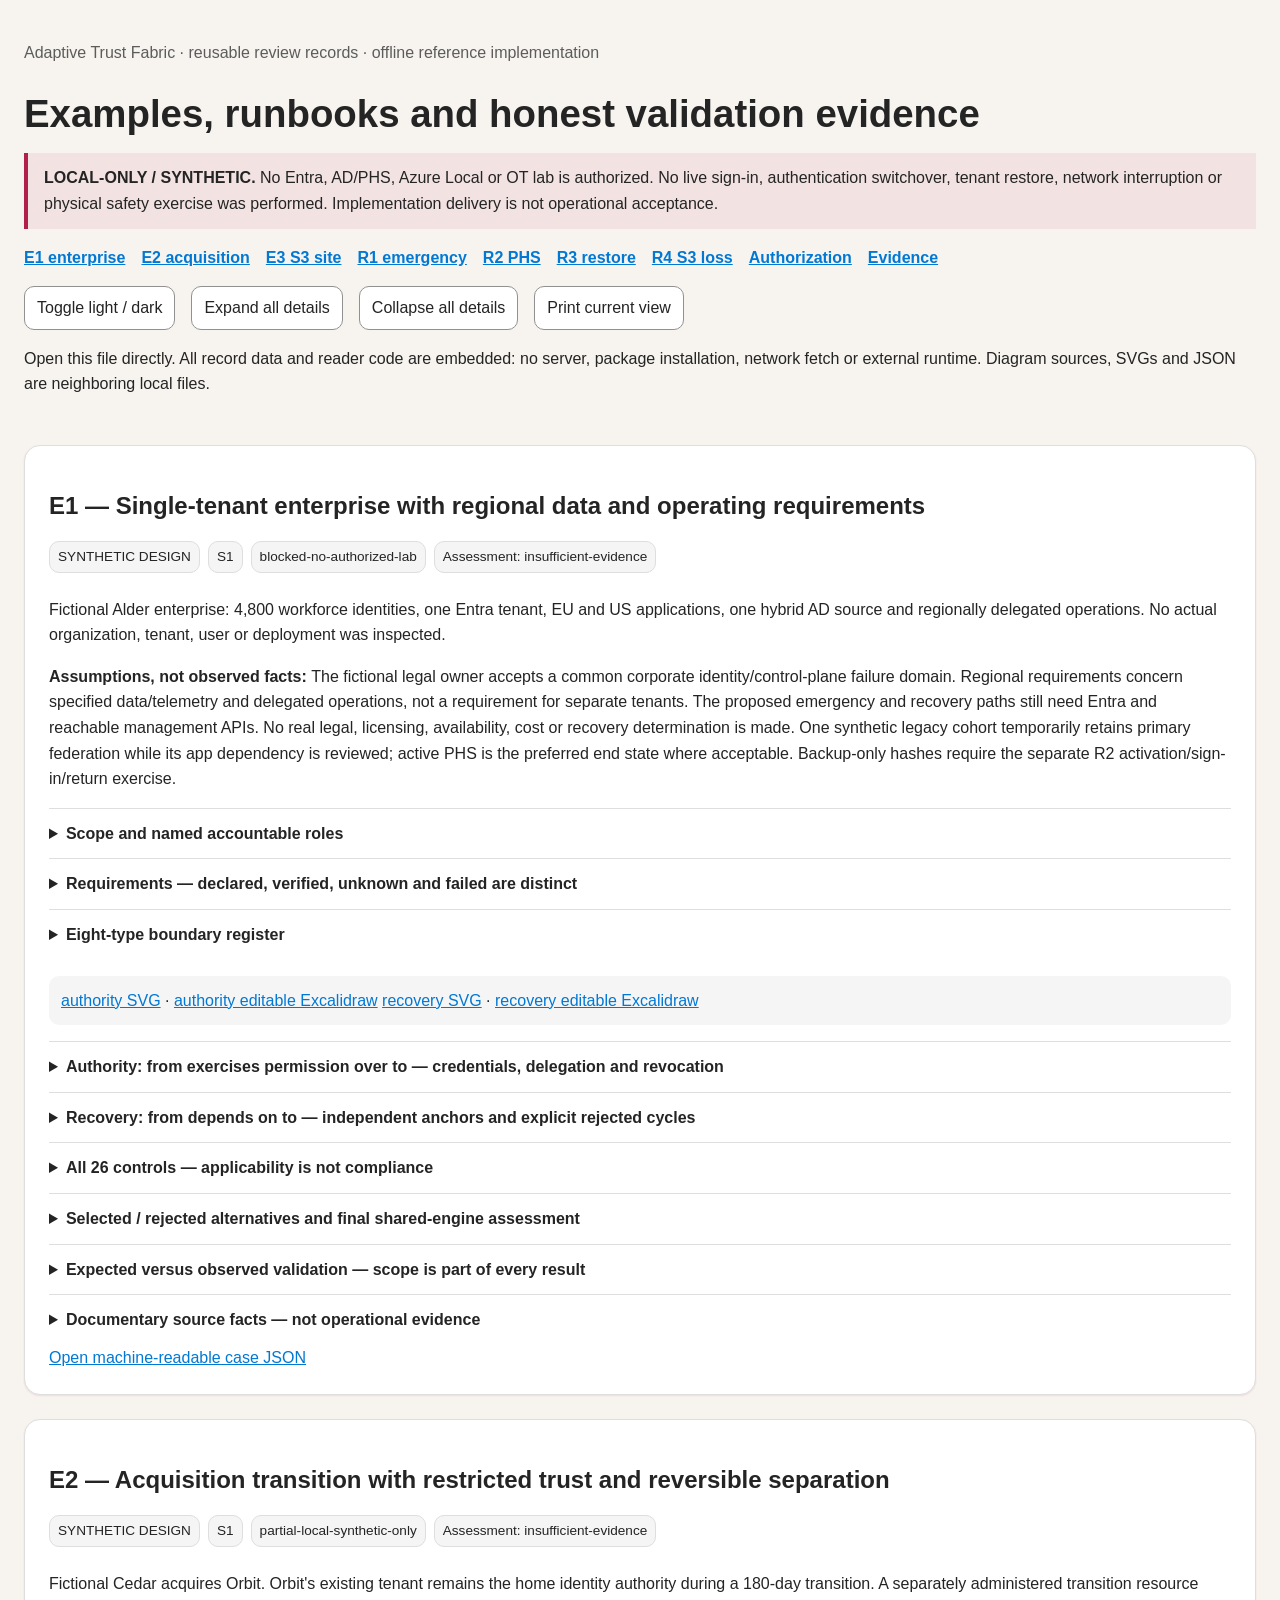
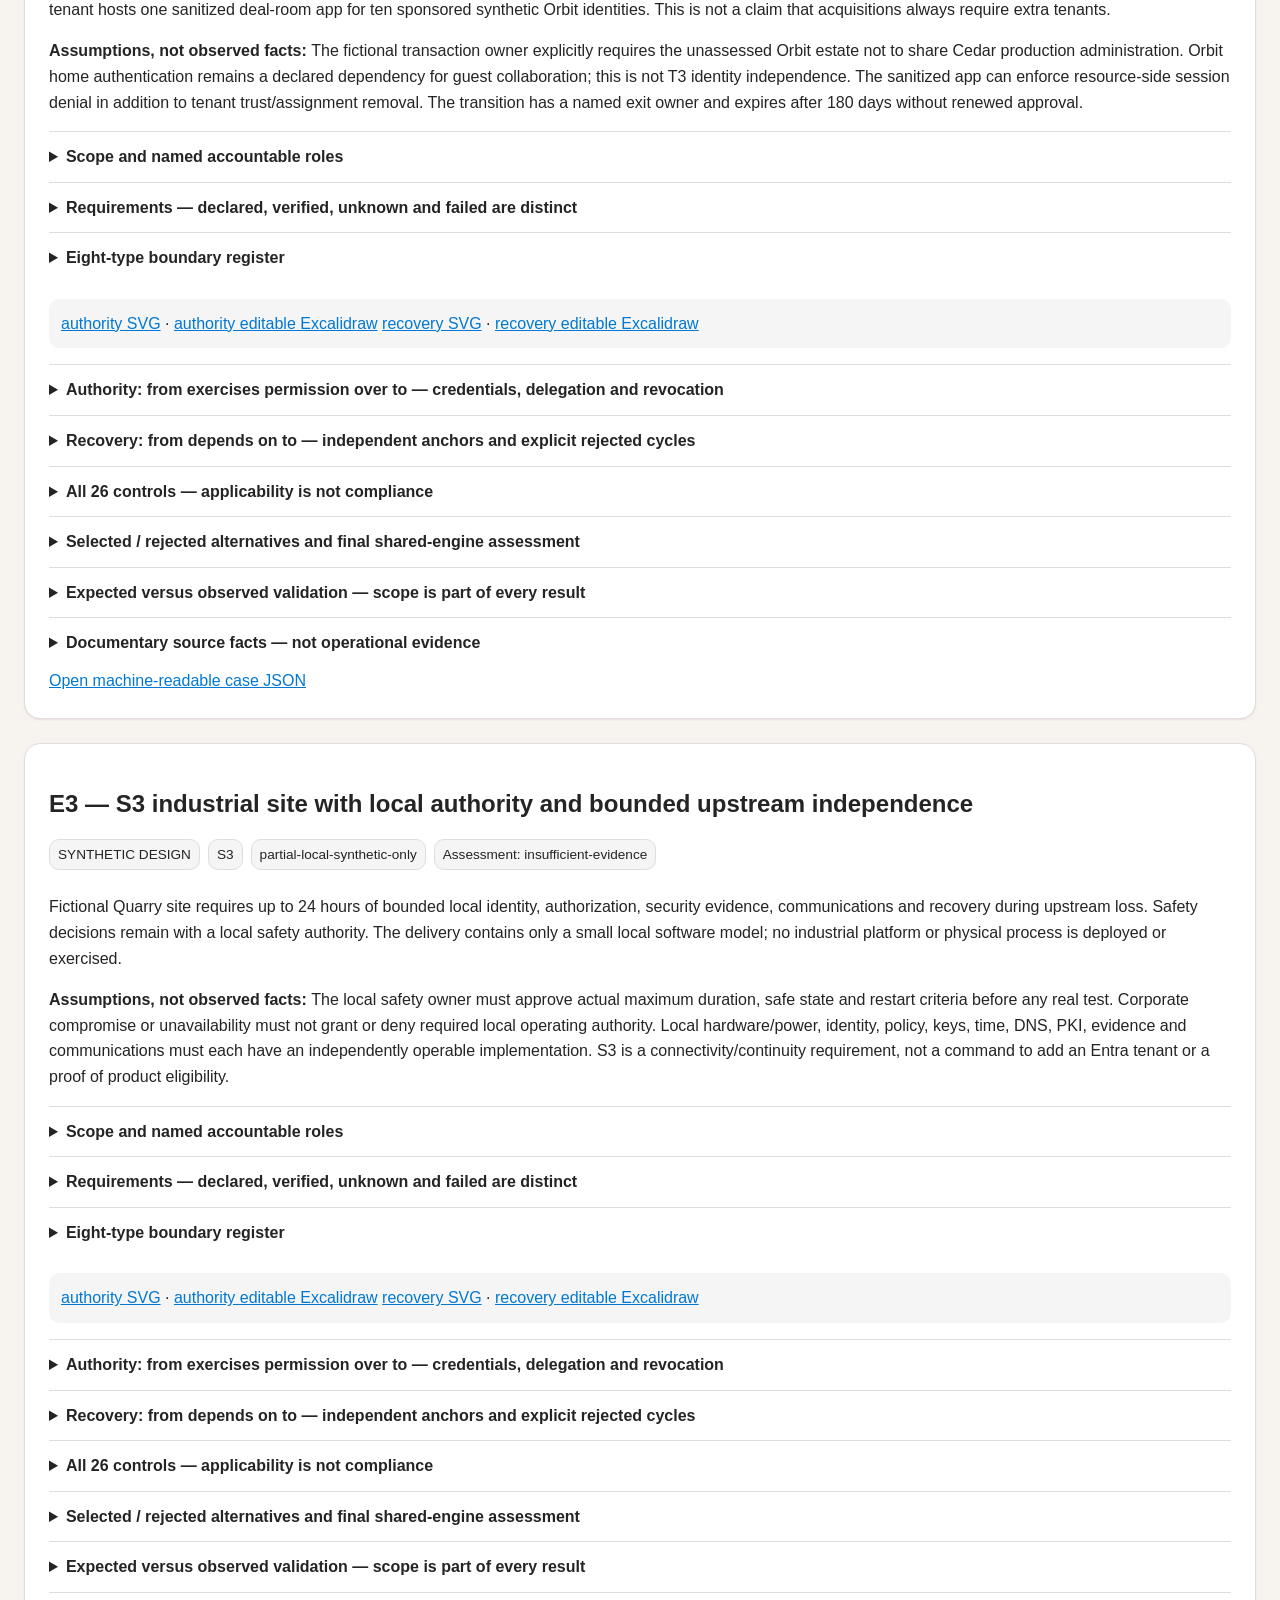
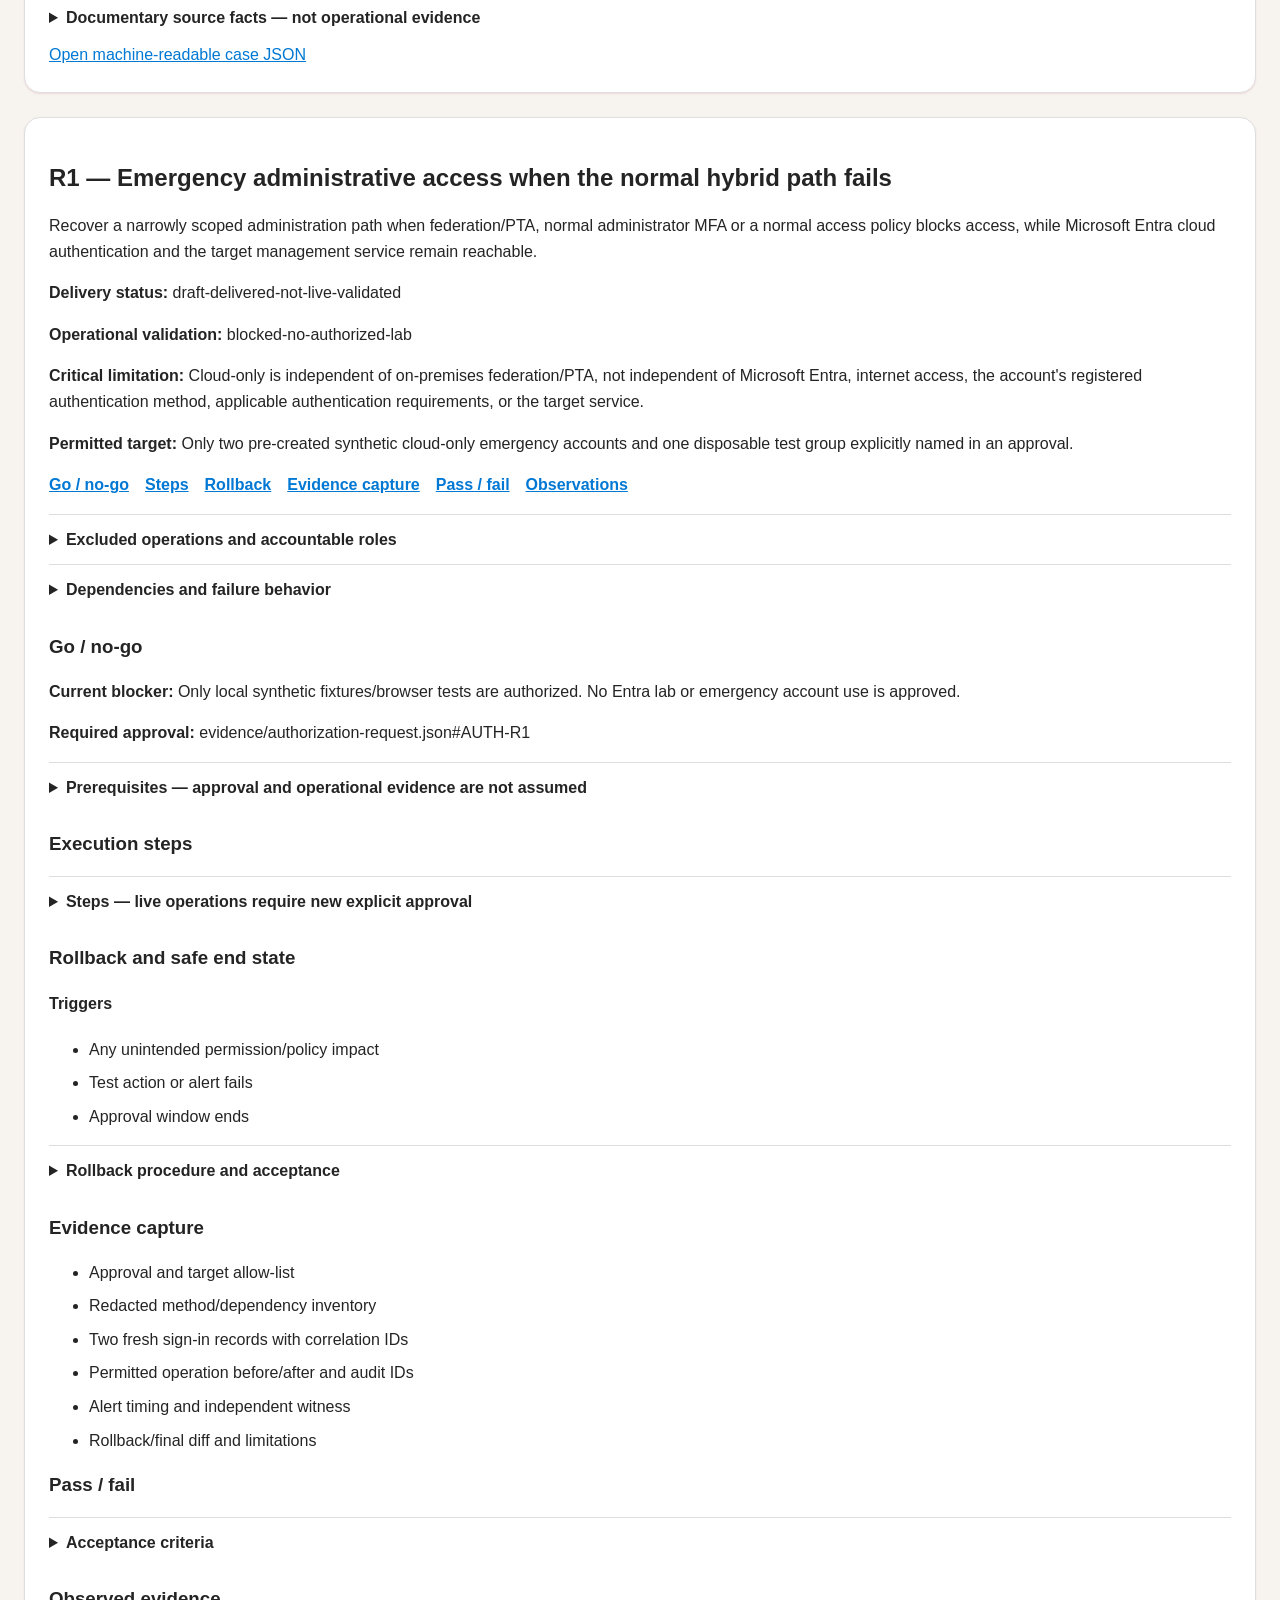
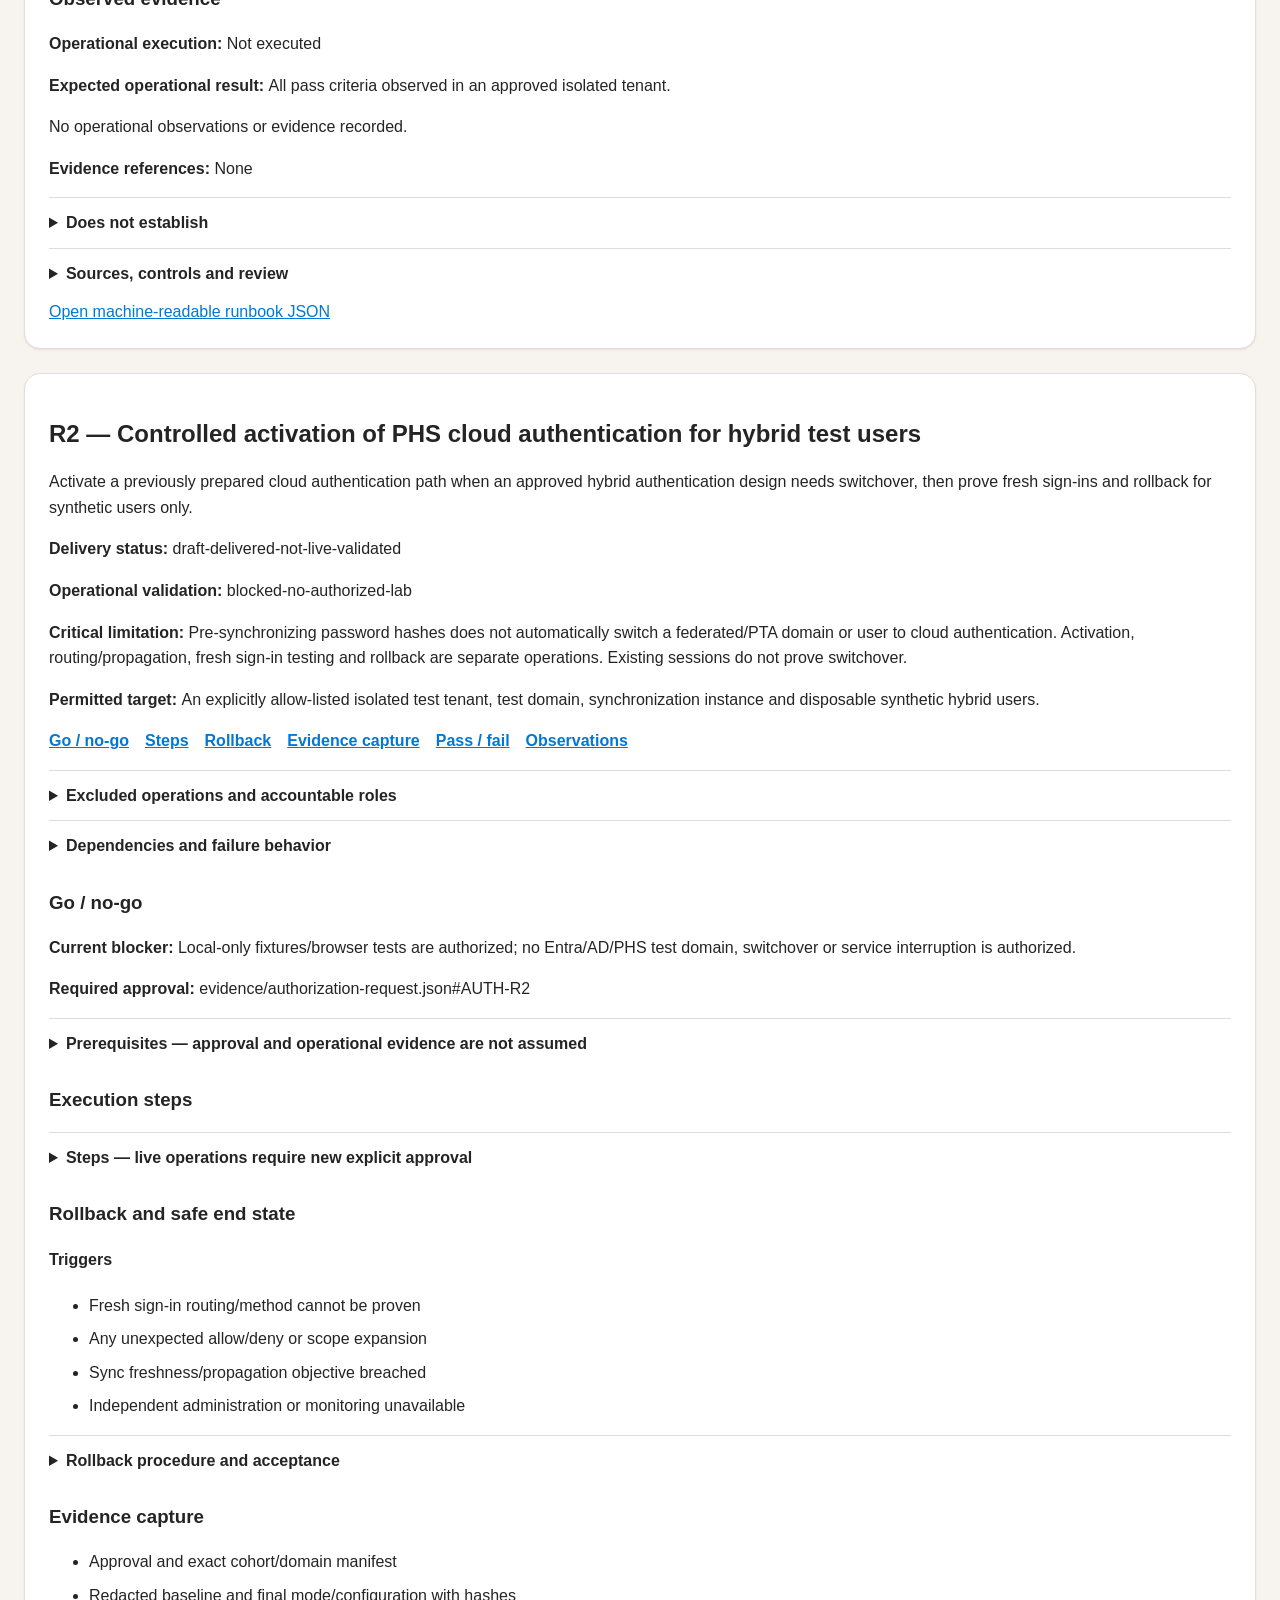
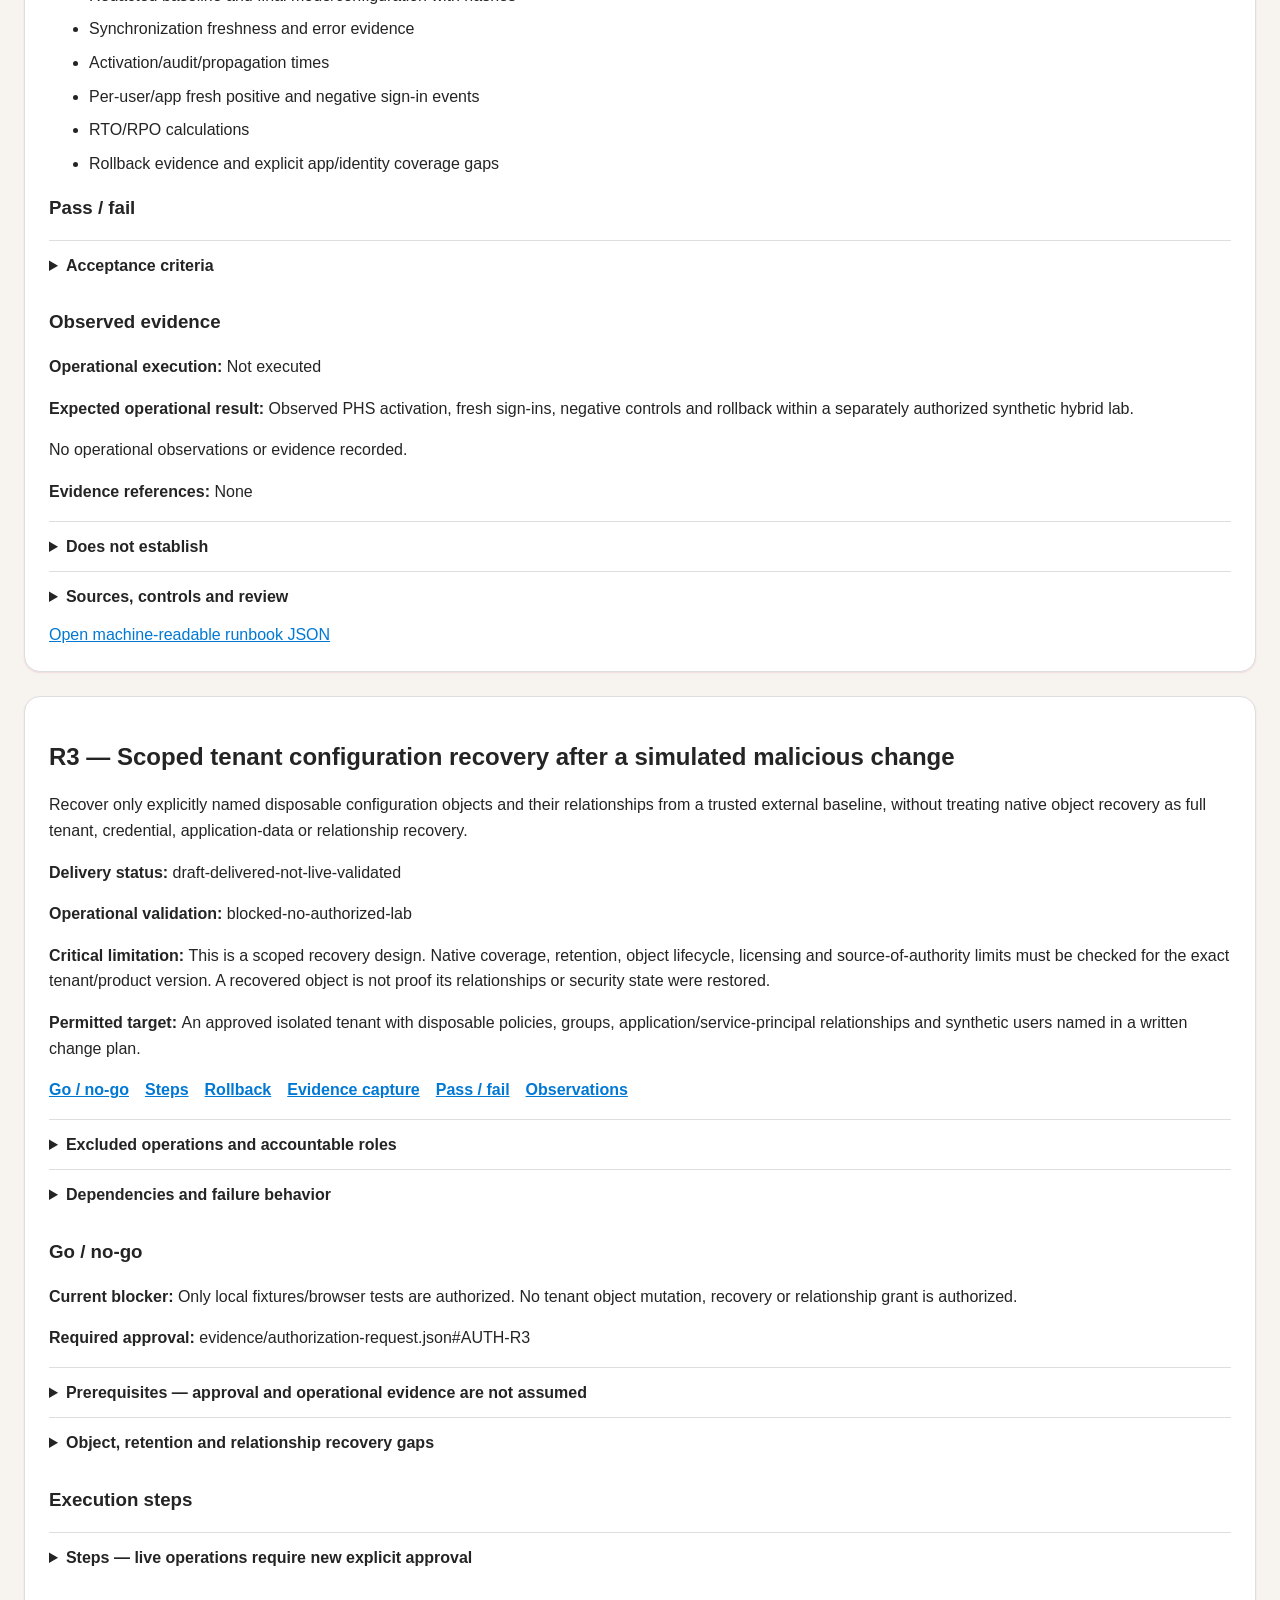
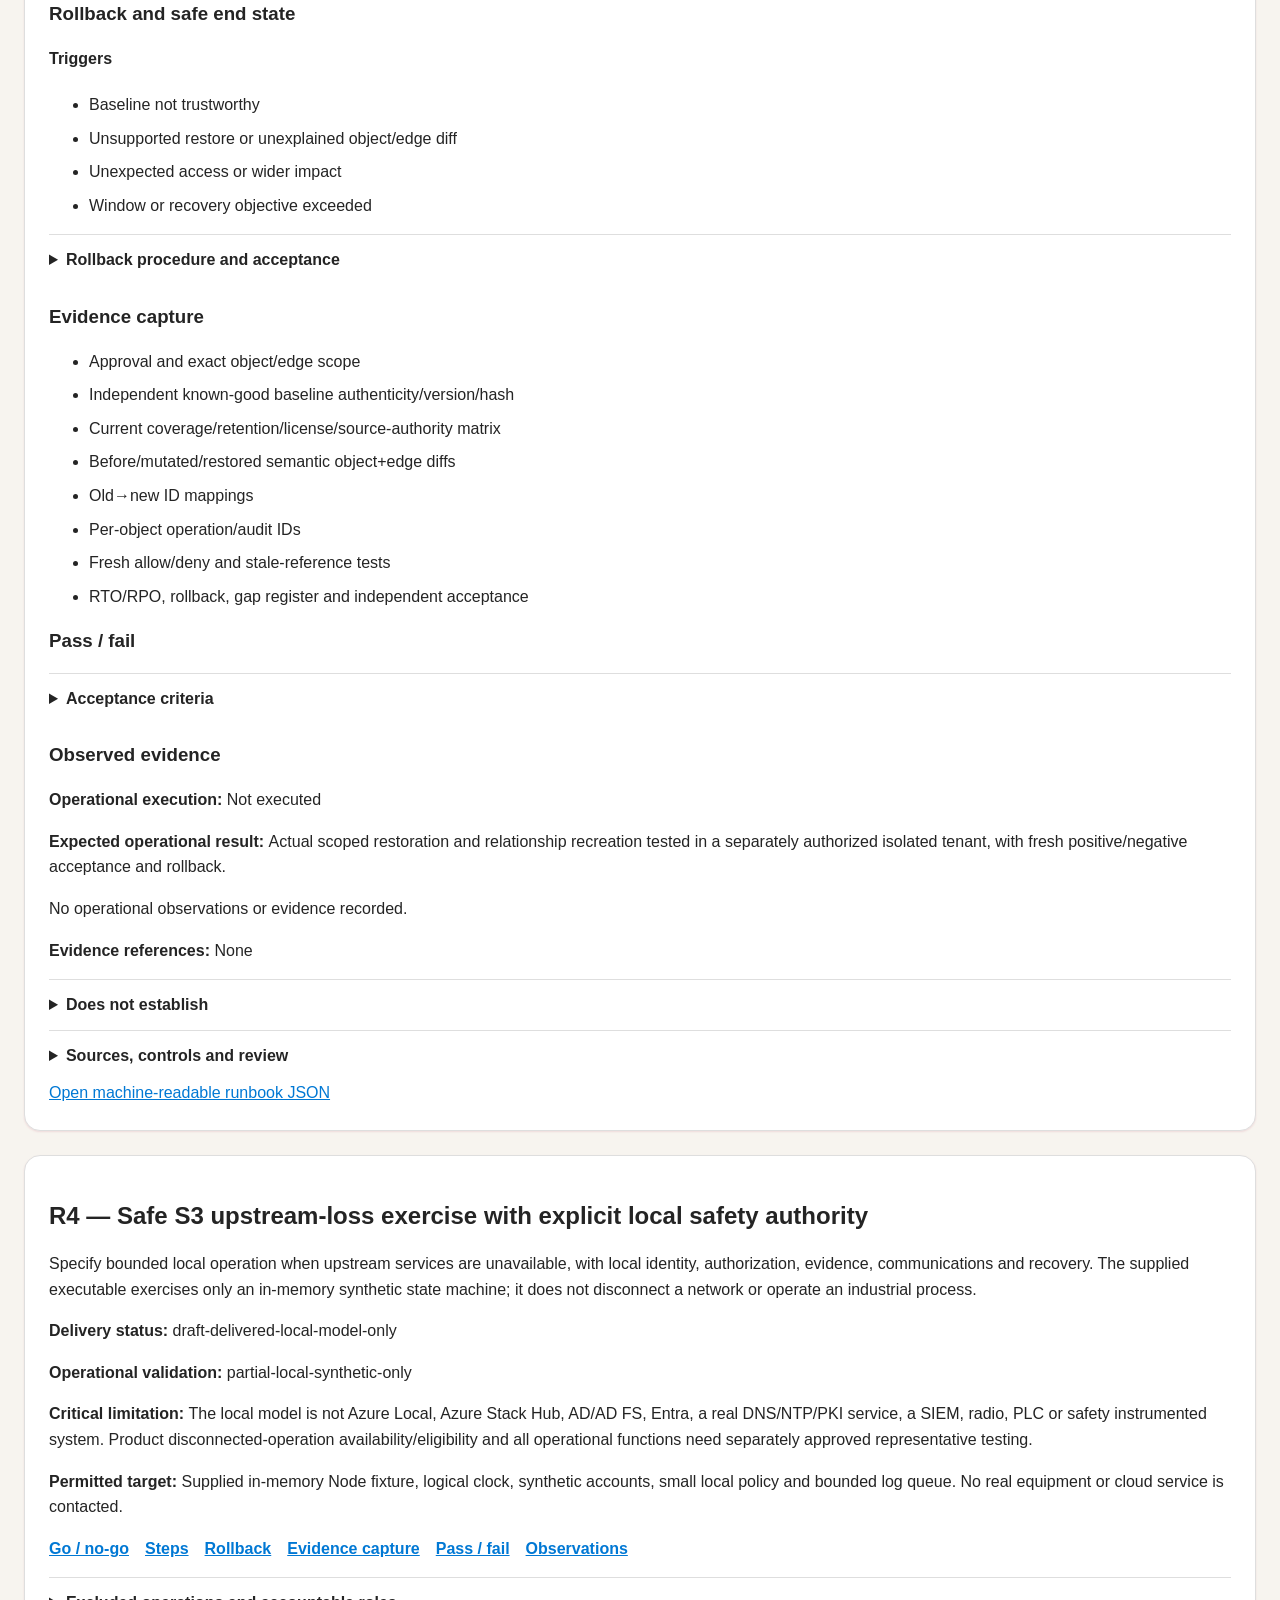
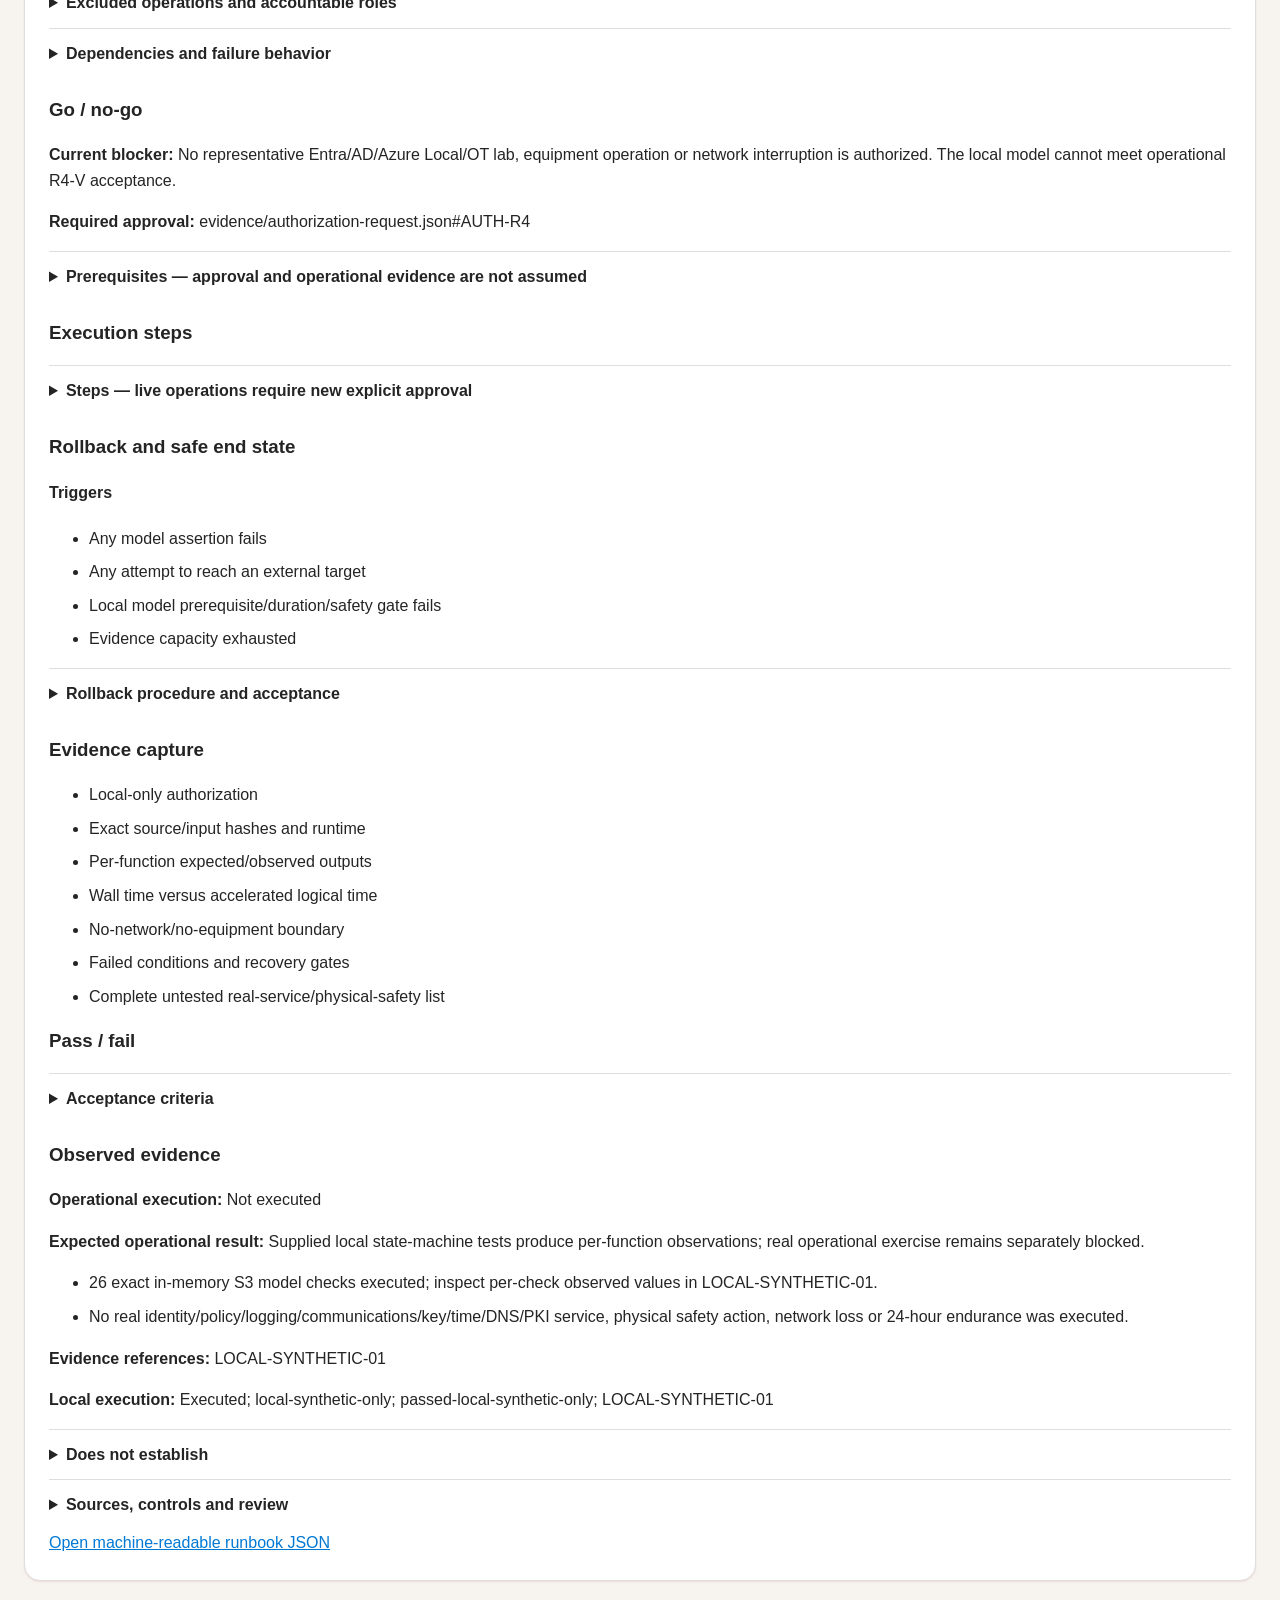
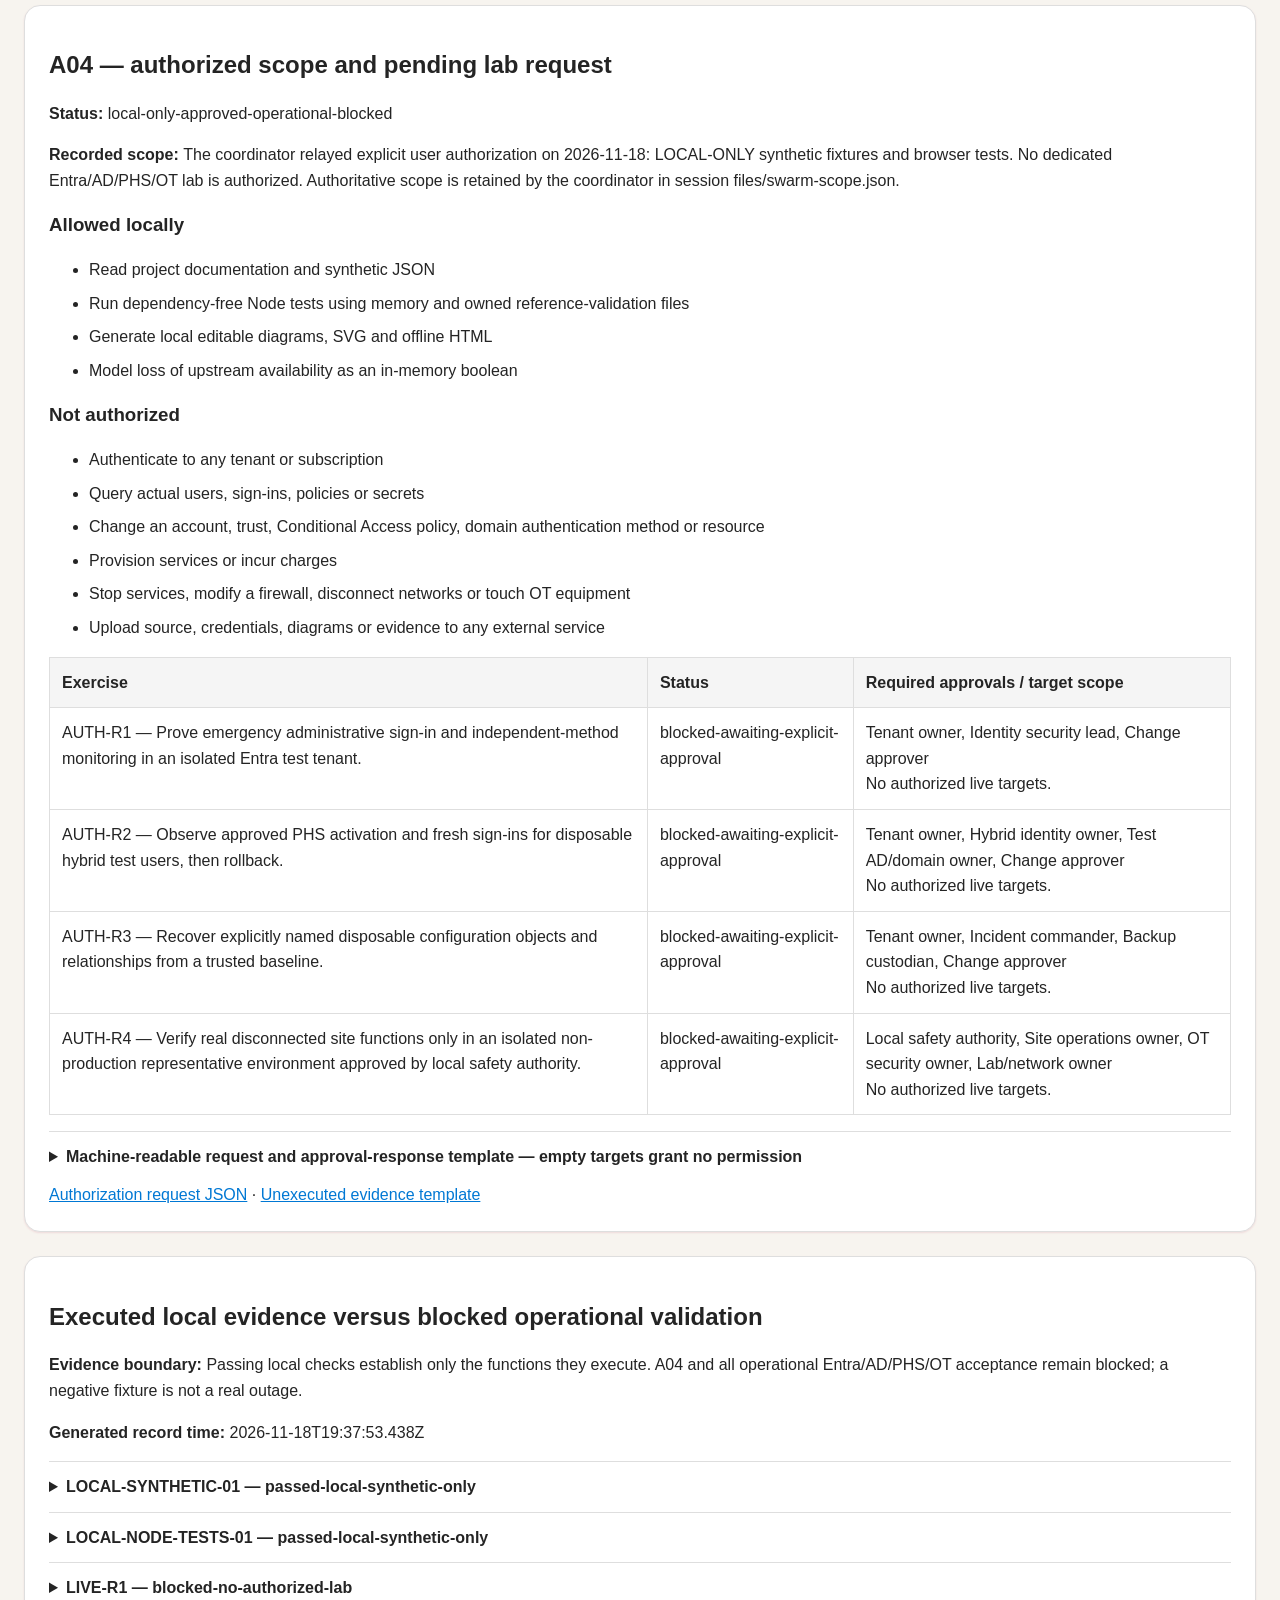
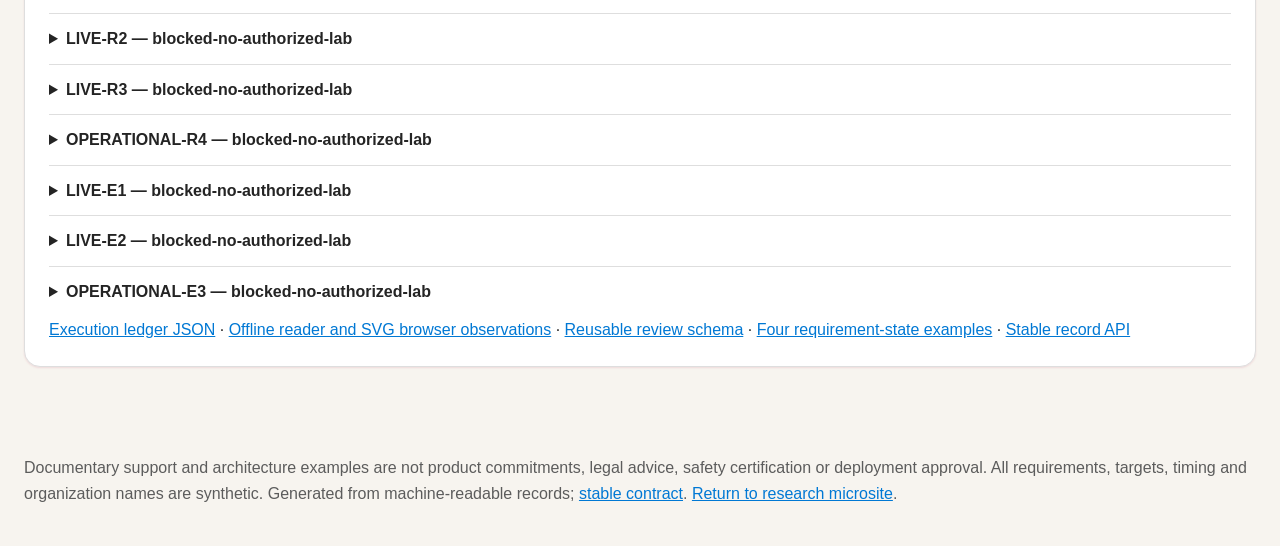
<file: reference-validation/index.html>
<!doctype html>
<html lang="en"><head><meta charset="utf-8"><meta name="viewport" content="width=device-width,initial-scale=1">
<title>Reference examples, runbooks and validation evidence — Adaptive Trust Fabric</title>
<script>
  (() => {
    const param = new URLSearchParams(window.location.search).get("clawpilotTheme");
    const theme =
      param || (window.matchMedia("(prefers-color-scheme: dark)").matches ? "dark" : "light");
    document.documentElement.setAttribute("data-theme", theme);
  })();
</script>
<style>
:root {
  color-scheme: light;
  --cp-bg: #f7f4ef;
  --cp-bg-elevated: #fcfbf8;
  --cp-surface: #ffffff;
  --cp-surface-soft: #f5f5f5;
  --cp-border: #dedede;
  --cp-border-strong: #919191;
  --cp-text: #242424;
  --cp-text-muted: #5c5c5c;
  --cp-text-soft: #6f6f6f;
  --cp-accent: #b11f4b;
  --cp-accent-hover: #9a1a41;
  --cp-accent-soft: rgba(177, 31, 75, 0.08);
  --cp-accent-fg: #ffffff;
  --cp-success: #16a34a;
  --cp-danger: #dc2626;
  --cp-warning: #f59e0b;
  --cp-link: #0078d4;
  --cp-shadow: 0 18px 48px rgba(0, 0, 0, 0.12);
  --cp-overlay: rgba(255, 255, 255, 0.8);
  --cp-panel: rgba(255, 255, 255, 0.86);
  --cp-panel-strong: rgba(255, 255, 255, 0.96);
  --cp-sheen: rgba(255, 255, 255, 0.55);
  --cp-highlight: rgba(177, 31, 75, 0.12);
}
html[data-theme="dark"] {
  color-scheme: dark;
  --cp-bg: #3d3b3a;
  --cp-bg-elevated: #343231;
  --cp-surface: #292929;
  --cp-surface-soft: #2e2e2e;
  --cp-border: #474747;
  --cp-border-strong: #5f5f5f;
  --cp-text: #dedede;
  --cp-text-muted: #919191;
  --cp-text-soft: #b0b0b0;
  --cp-accent: #fd8ea1;
  --cp-accent-hover: #fb7b91;
  --cp-accent-soft: rgba(253, 142, 161, 0.14);
  --cp-accent-fg: #1a1a1a;
  --cp-success: #4ade80;
  --cp-danger: #f87171;
  --cp-warning: #fbbf24;
  --cp-link: #4da6ff;
  --cp-shadow: 0 18px 48px rgba(0, 0, 0, 0.32);
  --cp-overlay: rgba(41, 41, 41, 0.88);
  --cp-panel: rgba(41, 41, 41, 0.72);
  --cp-panel-strong: rgba(41, 41, 41, 0.96);
  --cp-sheen: rgba(255, 255, 255, 0.04);
  --cp-highlight: rgba(253, 142, 161, 0.12);
}
* { box-sizing: border-box; }
body { margin: 0; background: var(--cp-bg); color: var(--cp-text); overflow-wrap: anywhere; font: 16px/1.6 "Segoe UI", Aptos, Calibri, -apple-system, BlinkMacSystemFont, sans-serif; }
a { color: var(--cp-link); overflow-wrap: anywhere; }
a:hover { color: var(--cp-accent-hover); }
:focus-visible { outline: 3px solid var(--cp-accent); outline-offset: 3px; }
.skip { position: absolute; top: -100px; left: 16px; padding: 8px; background: var(--cp-surface); }
.skip:focus { top: 8px; }
header, main, footer { max-width: 1280px; margin: auto; padding: 24px; }
header { padding-bottom: 8px; }
h1 { line-height: 1.2; margin-bottom: 16px; font-size: clamp(1.7rem, 3vw, 2.5rem); }
h2 { line-height: 1.3; font-size: 1.5rem; }
h3, h4 { line-height: 1.4; }
.notice { border-left: 4px solid var(--cp-accent); padding: 12px 16px; background: var(--cp-accent-soft); }
.muted { color: var(--cp-text-muted); }
nav, .toolbar { display: flex; flex-wrap: wrap; gap: 8px 16px; margin-block: 16px; }
nav a { font-weight: 600; }
button { font: inherit; color: var(--cp-text); background: var(--cp-surface); border: 1px solid var(--cp-border-strong); border-radius: 0.625rem; padding: 8px 12px; cursor: pointer; }
button:hover { background: var(--cp-highlight); }
section { min-width: 0; border: 1px solid var(--cp-border); background: var(--cp-surface); border-radius: 16px; padding: 24px; margin-bottom: 24px; scroll-margin-top: 16px; box-shadow: 0 1px 2px var(--cp-highlight); }
section:focus { outline: 2px solid var(--cp-accent); outline-offset: 4px; }
.badge { display: inline-block; margin: 0 8px 8px 0; padding: 4px 8px; border: 1px solid var(--cp-border); border-radius: 0.625rem; background: var(--cp-surface-soft); font-size: .85rem; overflow-wrap: anywhere; }
details { border-top: 1px solid var(--cp-border); padding: 12px 0; }
details details { margin-left: 12px; }
summary { cursor: pointer; font-weight: 600; }
summary:hover { color: var(--cp-accent); }
pre { max-width: 100%; max-height: 36rem; overflow: auto; white-space: pre-wrap; overflow-wrap: anywhere; padding: 16px; border: 1px solid var(--cp-border); border-radius: 0.625rem; background: var(--cp-surface-soft); color: var(--cp-text); font: .85rem/1.6 Consolas, "Courier New", Courier, monospace; }
.table-wrap { max-width: 100%; overflow-x: auto; margin-block: 16px; }
table { width: 100%; border-collapse: collapse; min-width: 720px; text-align: left; }
th, td { vertical-align: top; border: 1px solid var(--cp-border); padding: 12px; white-space: pre-line; overflow-wrap: anywhere; }
th { background: var(--cp-surface-soft); }
td { min-width: 150px; }
td ul { padding-left: 20px; margin: 0; }
li { margin-block: 8px; }
.steps { padding-left: 24px; }
.steps > li { padding-bottom: 12px; }
.downloads { padding: 12px; background: var(--cp-surface-soft); border-radius: 0.625rem; }
footer { color: var(--cp-text-muted); }
@media (max-width: 600px) { header, main, footer { padding: 16px; } section { padding: 16px; } details details { margin-left: 0; } }
@media print { .toolbar, nav, .skip { display: none; } body { background: var(--cp-surface); } section { break-before: page; box-shadow: none; } pre { max-height: none; } }
</style></head>
<body><a class="skip" href="#main">Skip to reference records</a>
<header><p class="muted">Adaptive Trust Fabric · reusable review records · offline reference implementation</p>
<h1>Examples, runbooks and honest validation evidence</h1>
<p class="notice"><strong>LOCAL-ONLY / SYNTHETIC.</strong> No Entra, AD/PHS, Azure Local or OT lab is authorized. No live sign-in, authentication switchover, tenant restore, network interruption or physical safety exercise was performed. Implementation delivery is not operational acceptance.</p>
<nav aria-label="Reference sections"><a href="#case-E1">E1 enterprise</a><a href="#case-E2">E2 acquisition</a><a href="#case-E3">E3 S3 site</a><a href="#runbook-R1">R1 emergency</a><a href="#runbook-R2">R2 PHS</a><a href="#runbook-R3">R3 restore</a><a href="#runbook-R4">R4 S3 loss</a><a href="#authorization">Authorization</a><a href="#evidence">Evidence</a></nav>
<div class="toolbar" aria-label="Reader tools"><button type="button" id="theme-toggle">Toggle light / dark</button><button type="button" id="expand-all">Expand all details</button><button type="button" id="collapse-all">Collapse all details</button><button type="button" id="print">Print current view</button></div>
<p>Open this file directly. All record data and reader code are embedded: no server, package installation, network fetch or external runtime. Diagram sources, SVGs and JSON are neighboring local files.</p></header>
<main id="main" tabindex="-1"><section id="case-E1" tabindex="-1" aria-labelledby="title-E1"><h2 id="title-E1">E1 — Single-tenant enterprise with regional data and operating requirements</h2><div id="case-E1-body"></div></section>
<section id="case-E2" tabindex="-1" aria-labelledby="title-E2"><h2 id="title-E2">E2 — Acquisition transition with restricted trust and reversible separation</h2><div id="case-E2-body"></div></section>
<section id="case-E3" tabindex="-1" aria-labelledby="title-E3"><h2 id="title-E3">E3 — S3 industrial site with local authority and bounded upstream independence</h2><div id="case-E3-body"></div></section>
<section id="runbook-R1" tabindex="-1" aria-labelledby="title-R1"><h2 id="title-R1">R1 — Emergency administrative access when the normal hybrid path fails</h2><div id="runbook-R1-body"></div></section>
<section id="runbook-R2" tabindex="-1" aria-labelledby="title-R2"><h2 id="title-R2">R2 — Controlled activation of PHS cloud authentication for hybrid test users</h2><div id="runbook-R2-body"></div></section>
<section id="runbook-R3" tabindex="-1" aria-labelledby="title-R3"><h2 id="title-R3">R3 — Scoped tenant configuration recovery after a simulated malicious change</h2><div id="runbook-R3-body"></div></section>
<section id="runbook-R4" tabindex="-1" aria-labelledby="title-R4"><h2 id="title-R4">R4 — Safe S3 upstream-loss exercise with explicit local safety authority</h2><div id="runbook-R4-body"></div></section>
<section id="authorization" tabindex="-1" aria-labelledby="authorization-title"><h2 id="authorization-title">A04 — authorized scope and pending lab request</h2><div id="authorization-body"></div></section>
<section id="evidence" tabindex="-1" aria-labelledby="evidence-title"><h2 id="evidence-title">Executed local evidence versus blocked operational validation</h2><div id="evidence-body"></div></section></main>
<footer><p>Documentary support and architecture examples are not product commitments, legal advice, safety certification or deployment approval. All requirements, targets, timing and organization names are synthetic. Generated from machine-readable records; <a href="contract.json">stable contract</a>. <a href="../adaptive-trust-fabric-microsite/index.html">Return to research microsite</a>.</p></footer>
<script type="application/json" id="reference-data">{"cases":[{"schemaVersion":"1.0.0","id":"E1","title":"Single-tenant enterprise with regional data and operating requirements","synthetic":true,"scope":{"kind":"synthetic-design","description":"Fictional Alder enterprise: 4,800 workforce identities, one Entra tenant, EU and US applications, one hybrid AD source and regionally delegated operations. No actual organization, tenant, user or deployment was inspected.","survivabilityTier":"S1","outOfScope":["A legally mandated independent identity authority","OT or autonomous industrial operation","Acquisitions and multicloud workloads","Production sign-in, emergency access or recovery execution"],"assumptions":["The fictional legal owner accepts a common corporate identity/control-plane failure domain.","Regional requirements concern specified data/telemetry and delegated operations, not a requirement for separate tenants.","The proposed emergency and recovery paths still need Entra and reachable management APIs.","No real legal, licensing, availability, cost or recovery determination is made.","One synthetic legacy cohort temporarily retains primary federation while its app dependency is reviewed; active PHS is the preferred end state where acceptable. Backup-only hashes require the separate R2 activation/sign-in/return exercise."]},"owners":{"architecture":"Enterprise identity architect","regionalData":"EU/US data owners","identity":"Workforce identity owner","recovery":"Independent baseline custodian","acceptance":"Enterprise risk authority"},"sourceFacts":[{"id":"E1-F01","claimIds":["C-01","C-02"],"sourceIds":["MS-02"],"fact":"A tenant is an administrative/configuration boundary; additional tenants need a specific unmet requirement. Regional labels alone do not prove one is needed.","scopeLimit":"This fictional enterprise's common-identity acceptance is a scenario assumption, not a legal finding.","evidence":{"status":"derived","verified_on":"2026-11-18","source_refs":[{"source_id":"MS-02","url":"https://learn.microsoft.com/en-us/entra/architecture/secure-multiple-tenants","section":"Resource isolation with multiple tenants; Outcomes","revision":"updated_at=2026-06-15T17:40:00Z","verified_on":"2026-11-18","verification":"full-page","supports":"Microsoft recommends one tenant if it meets needs and warns that multiple tenants increase management complexity."},{"source_id":"MS-02","url":"https://learn.microsoft.com/en-us/entra/architecture/secure-multiple-tenants","section":"Outcomes; Multi-tenant resource isolation; Resource and identity isolation with multiple tenants","revision":"updated_at=2026-06-15T17:40:00Z","verified_on":"2026-11-18","verification":"full-page","supports":"Separate tenant resource/configuration/administrative boundaries do not isolate identities when corporate accounts remain trusted."},{"source_id":"MS-02","url":"https://learn.microsoft.com/en-us/entra/architecture/secure-multiple-tenants","section":"Resource isolation with multiple tenants; Outcomes; Multi-tenant resource isolation; Resource and identity isolation with multiple tenants","revision":"updated_at=2026-06-15T17:40:00Z","verified_on":"2026-11-18","verification":"full-page","supports":"Separate tenant configuration/resource administration is not identity isolation when corporate credentials or cross-tenant administration remain trusted."}],"applicability":["Single-tenant versus multitenant design review"],"limitations":["No tenant inspected"],"confidence_rationale":"Derived restatement of the final canonical documentary source records below; the synthetic requirements and all operational applicability remain declared or unknown.","operational_validation":"not-performed"}},{"id":"E1-F02","claimIds":["C-05","C-06"],"sourceIds":["MS-05","MS-06"],"fact":"Cloud-only emergency access and activated PHS can reduce on-premises authentication dependencies, but neither makes Entra cloud authentication independent of Entra.","scopeLimit":"Pre-synchronized hashes do not activate switchover and no fresh sign-ins were tested.","evidence":{"status":"derived","verified_on":"2026-11-18","source_refs":[{"source_id":"MS-05","url":"https://learn.microsoft.com/en-us/entra/identity/role-based-access-control/security-emergency-access","section":"Create emergency access accounts; Configuration requirements; Conditional Access considerations; Security guardrails summary; Validate accounts regularly","revision":"updated_at=2026-06-05T07:33:00Z","verified_on":"2026-11-18","verification":"full-page","supports":"At least two cloud-only accounts, distinct phishing-resistant methods, blocking-policy exclusions, permanent active role, alerts and 90-day checks."},{"source_id":"MS-06","url":"https://learn.microsoft.com/en-us/entra/architecture/resilience-in-hybrid","section":"Password hash synchronization; Pass-through Authentication; Federation","revision":"updated_at=2026-04-17T17:20:00Z","verified_on":"2026-11-18","verification":"full-page","supports":"PHS removes on-premises authentication-time dependencies after hashes are synchronized; PTA/federation have different runtime paths."},{"source_id":"MS-06","url":"https://learn.microsoft.com/en-us/entra/identity/hybrid/connect/tutorial-phs-backup","section":"Enable password hash sync in Microsoft Entra Connect; Switch to password hash sync","revision":"updated_at=2026-02-26T18:16:00Z","verified_on":"2026-11-18","verification":"full-page","supports":"For AD FS, backup hash synchronization and explicit sign-in-method switching are separate tested steps."},{"source_id":"MS-05","url":"https://learn.microsoft.com/en-us/entra/identity/role-based-access-control/security-emergency-access","section":"Create emergency access accounts; Configuration requirements; Federation guidance; Conditional Access considerations; Security guardrails summary; Validate accounts regularly","revision":"updated_at=2026-06-05T07:33:00Z","verified_on":"2026-11-18","verification":"full-page","supports":"Emergency accounts bypass selected normal-admin dependencies, not the Entra service; cloud and on-premises emergency paths should remain distinct."},{"source_id":"MS-06","url":"https://learn.microsoft.com/en-us/entra/architecture/resilience-in-hybrid","section":"Password hash synchronization; Pass-through Authentication; Federation","revision":"updated_at=2026-04-17T17:20:00Z","verified_on":"2026-11-18","verification":"full-page","supports":"PHS authentication does not contact on-premises AD; PTA and federation retain runtime on-premises dependencies."},{"source_id":"MS-06","url":"https://learn.microsoft.com/en-us/entra/identity/hybrid/connect/tutorial-phs-backup","section":"Enable password hash sync in Microsoft Entra Connect; Switch to password hash sync; Sign in with a user account to test sync; Switch back to federation","revision":"updated_at=2026-02-26T18:16:00Z","verified_on":"2026-11-18","verification":"full-page","supports":"Synchronizing backup hashes and switching the sign-in method are different steps that must be rehearsed before an outage."}],"applicability":["Hybrid workforce and emergency authentication"],"limitations":["No sign-in, alert or cutover execution"],"confidence_rationale":"Derived restatement of the final canonical documentary source records below; the synthetic requirements and all operational applicability remain declared or unknown.","operational_validation":"not-performed"}},{"id":"E1-F03","claimIds":["C-07","C-11"],"sourceIds":["MS-07","MS-08","MS-14","MS-15","MS-11"],"fact":"Residency, processing, administrative access, key authority, telemetry and recovery require separate review. Configuration recovery needs known-good external state and coverage/gap checks.","scopeLimit":"Neither Customer Key nor a regional label proves exclusive key authority or a restorable tenant.","evidence":{"status":"derived","verified_on":"2026-11-18","source_refs":[{"source_id":"MS-07","url":"https://learn.microsoft.com/en-us/entra/architecture/recoverability-tenant","section":"Compare resilience and recoverability; Prepare for tenant-scoped recovery; Recreate following hard deletion","revision":"updated_at=2026-06-26T22:37:00Z","verified_on":"2026-11-18","verification":"full-page","supports":"Prepare external known-good state, retained logs, lifecycle-specific recovery and RTO/RPO drills; avoid recovery-repository authentication cycles."},{"source_id":"MS-08","url":"https://learn.microsoft.com/en-us/entra/backup/overview","section":"Standard and Premium plans; Hybrid identity and broader recoverability","revision":"updated_at=2026-11-17T08:34:00Z","verified_on":"2026-11-18","verification":"full-page","supports":"Standard retains up to seven days; Premium preview up to 30; hard-deleted object recovery/recreation is unsupported."},{"source_id":"MS-15","url":"https://learn.microsoft.com/en-us/purview/customer-key-availability-key-understand","section":"Availability key uses; Availability key triggers","revision":"updated_at=2026-05-27T17:34:00Z","verified_on":"2026-11-18","verification":"full-page","supports":"Customer Key retains a Microsoft service-controlled availability-key path with workload-specific recovery behavior."},{"source_id":"MS-11","url":"https://learn.microsoft.com/en-us/azure/sentinel/prepare-multiple-workspaces","section":"The need to use multiple workspaces: Sovereignty and regulatory compliance","revision":"updated_at=2026-08-07T22:44:00Z","verified_on":"2026-11-18","verification":"full-page","supports":"A regional workspace does not prevent every cross-geography processing exception."},{"source_id":"MS-14","url":"https://learn.microsoft.com/en-us/azure/azure-sovereign-clouds/public/microsoft-365-sovereign-controls","section":"Customer-managed encryption keys (CMKs); Advanced Data Residency; Rights Management","revision":"updated_at=2026-09-21T22:13:00Z","verified_on":"2026-11-18","verification":"full-page","supports":"Microsoft describes encryption, residency and rights as distinct controls."},{"source_id":"MS-07","url":"https://learn.microsoft.com/en-us/entra/architecture/recoverability-tenant","section":"Compare resilience and recoverability; Prepare for tenant-scoped recovery; Determine object lifecycle state; Recreate following hard deletion","revision":"updated_at=2026-06-26T22:37:00Z","verified_on":"2026-11-18","verification":"full-page","supports":"Continuity does not undo tenant integrity failures; recoverability needs known-good state, independent access to recovery material, lifecycle-specific restore paths and practiced runbooks."},{"source_id":"MS-08","url":"https://learn.microsoft.com/en-us/entra/backup/overview","section":"How backups work; Standard and Premium plans; Prerequisites; Hybrid identity and broader recoverability","revision":"updated_at=2026-11-17T08:34:00Z","verified_on":"2026-11-18","verification":"full-page","supports":"Plan-specific seven/30-day retention, workforce-tenant prerequisites, role requirements and hard-deletion gaps."},{"source_id":"MS-08","url":"https://learn.microsoft.com/en-us/entra/backup/scope-supported-objects-limitations","section":"Recovery scope levels; User; Group; Application; Service principal; Limitations","revision":"updated_at=2026-11-17T08:34:00Z","verified_on":"2026-11-18","verification":"full-page","supports":"Recovery covers selected object properties/links, not full object rollback; hybrid authority and job-time limitations apply."},{"source_id":"MS-11","url":"https://learn.microsoft.com/en-us/azure/sentinel/prepare-multiple-workspaces","section":"The need to use multiple workspaces; Managed Security Service Provider (MSSP); Microsoft Sentinel multiple workspace architecture","revision":"updated_at=2026-08-07T22:44:00Z","verified_on":"2026-11-18","verification":"full-page","supports":"Most features are workspace-local; region, tenant-bound connectors, data access and ownership affect placement; central operations can span workspaces."},{"source_id":"MS-14","url":"https://learn.microsoft.com/en-us/azure/azure-sovereign-clouds/public/microsoft-365-sovereign-controls","section":"Customer-managed encryption keys (CMKs); External key management; Advanced Data Residency; Rights Management","revision":"updated_at=2026-09-21T22:13:00Z","verified_on":"2026-11-18","verification":"full-page","supports":"Microsoft 365 exposes several separate sovereignty-related controls and retains a service availability-key mechanism for Customer Key."},{"source_id":"MS-15","url":"https://learn.microsoft.com/en-us/purview/microsoft-365-service-encryption","section":"What are Microsoft-managed keys?; What is Customer Key?","revision":"updated_at=2026-05-14T22:33:00Z","verified_on":"2026-11-18","verification":"full-page","supports":"Customer Key is an additional service-encryption option for specified workloads, not a replacement for every processing/access control."},{"source_id":"MS-15","url":"https://learn.microsoft.com/en-us/purview/customer-key-overview","section":"Customer Key with hybrid deployments; Learn about data encryption policies","revision":"updated_at=2026-06-01T22:33:00Z","verified_on":"2026-11-18","verification":"full-page","supports":"Data encryption policies have different workload coverage; Customer Key protects cloud data at rest, not on-premises data."},{"source_id":"MS-15","url":"https://learn.microsoft.com/en-us/purview/customer-key-availability-key-understand","section":"Availability key uses; Availability key triggers; How the availability key is used","revision":"updated_at=2026-05-27T17:34:00Z","verified_on":"2026-11-18","verification":"full-page","supports":"Exchange/multi-workload availability fallback differs from SharePoint/OneDrive explicit Support recovery; Microsoft service code controls the availability key."}],"applicability":["Regional data protection and tenant recovery"],"limitations":["Exact service geography, key coverage and restore coverage unverified"],"confidence_rationale":"Derived restatement of the final canonical documentary source records below; the synthetic requirements and all operational applicability remain declared or unknown.","operational_validation":"not-performed"}}],"requirements":[{"id":"E1-Q01","text":"Use the existing single tenant if the remaining mandatory requirements can be met; regional teams receive scoped application/data administration, not independent identity authority.","mandatory":true,"origin":"synthetic-scenario","owner":"Enterprise risk authority","status":"declared","acceptance":["Document why each requirement can fit within one tenant.","No additional tenant is justified by region count alone."],"evidenceRefs":[],"sourceFactRefs":["E1-F01"],"unknowns":["Actual scoped delegation and service fit are not inspected."]},{"id":"E1-Q02","text":"Keep fictional EU customer payloads and raw security telemetry in approved EU storage/processing locations for 365 days; central analysts may receive a redacted incident summary only.","mandatory":true,"origin":"synthetic-scenario","owner":"EU data owner","status":"declared","acceptance":["Per-service storage, processing, backup and telemetry flows mapped.","Cross-region raw export denied; summary fields approved by the data owner."],"evidenceRefs":[],"sourceFactRefs":["E1-F03"],"unknowns":["Service-specific geography, retention and export behavior require legal/product verification."]},{"id":"E1-Q03","text":"Regain approved emergency administration within 30 minutes if the normal hybrid path fails while Entra and target management services remain available.","mandatory":true,"origin":"synthetic-scenario","owner":"Workforce identity owner","status":"declared","acceptance":["Two fresh independently controlled cloud-only emergency sign-ins.","Every use/action observed by monitoring and the allowed operation reversed."],"evidenceRefs":[],"sourceFactRefs":["E1-F02"],"unknowns":["No emergency account, independent method or alert has been exercised."]},{"id":"E1-Q04","text":"Prefer active PHS where acceptable. For the temporarily federated approved synthetic legacy cohort, activate the prepared PHS cloud authentication path within 60 minutes and keep last synchronized password/state age within 24 hours.","mandatory":true,"origin":"synthetic-scenario","owner":"Hybrid identity owner","status":"declared","acceptance":["Explicit activation/routing and fresh positive/negative sign-ins observed.","Measured propagation, password/state age and rollback meet the fictional objectives."],"evidenceRefs":[],"sourceFactRefs":["E1-F02"],"unknowns":["PHS legality, configuration, sync health, activation and rollback are untested."]},{"id":"E1-Q05","text":"Restore approved scoped tenant configuration within four hours from a trusted external baseline no older than 24 hours, including dependent relationships and explicit native-restore gaps.","mandatory":true,"origin":"synthetic-scenario","owner":"Recovery owner","status":"declared","acceptance":["Trusted baseline retained outside the exercised tenant's administration.","Object and directed relationship diffs plus fresh allow/deny tests pass.","Unrecoverable object/credential/data gaps remain explicit."],"evidenceRefs":[],"sourceFactRefs":["E1-F03"],"unknowns":["Coverage, retention, actual baseline custody and RTO/RPO not observed."]},{"id":"E1-Q06","text":"Determine whether the fictional EU workload needs exclusive local cryptographic authority beyond ordinary service encryption/customer-managed-key options before any sovereignty claim.","mandatory":true,"origin":"synthetic-scenario","owner":"EU legal and key authority","status":"unknown","acceptance":["Legal owner signs a separate key/processing/operator/recovery authority determination.","Selected service coverage and residual vendor/recovery-key access documented."],"evidenceRefs":[],"sourceFactRefs":["E1-F03"],"unknowns":["The key authority requirement is intentionally unresolved; residency is not substituted for it."]},{"id":"E1-Q07","text":"Privileged humans use phishing-resistant protected administration; CI workload identities cannot grant themselves tenant-wide roles or alter the recovery baseline.","mandatory":true,"origin":"synthetic-scenario","owner":"Identity security lead","status":"declared","acceptance":["Normal, elevated, emergency, workload and baseline-custody paths are distinct.","Directed CI→app permissions stop at the application scope; forbidden escalation tests deny."],"evidenceRefs":[],"sourceFactRefs":["E1-F01","E1-F02"],"unknowns":["Credential, permission and revocation enforcement is design-only."]},{"id":"E1-Q08","text":"Office services tolerate cloud sign-in unavailability without autonomous local production; local incident contacts and retained evidence remain usable for the declared S1 boundary.","mandatory":true,"origin":"synthetic-scenario","owner":"Business continuity owner","status":"declared","acceptance":["Loss of cloud identity stops new affected cloud sessions; no S3 claim.","Offline contact list and independent baseline/evidence retrieval are exercised before reliance."],"evidenceRefs":[],"sourceFactRefs":["E1-F02","E1-F03"],"unknowns":["No continuity or retrieval timing observed."]}],"boundaries":[{"id":"E1-B01","type":"tenant","contains":["One fictional corporate Entra tenant"],"owner":"Tenant owner","crossingRule":"No second tenant unless a documented mandatory requirement cannot fit.","requirementRefs":["E1-Q01"]},{"id":"E1-B02","type":"trust","contains":["Hybrid AD source and cloud workforce identities"],"owner":"Workforce identity owner","crossingRule":"Sync supplies identity/password state; runtime cloud fallback requires activation and verified freshness.","requirementRefs":["E1-Q04"]},{"id":"E1-B03","type":"administrative","contains":["Protected tenant admins","Scoped regional app admins","Independent baseline custodian"],"owner":"Identity security lead","crossingRule":"App/data delegation does not confer tenant/key/baseline administration.","requirementRefs":["E1-Q03","E1-Q05","E1-Q07"]},{"id":"E1-B04","type":"regulatory","contains":["Fictional EU and US obligations"],"owner":"Regional legal owners","crossingRule":"Separate storage, processing, operator, key, telemetry and recovery determinations; no legal inference from geography.","requirementRefs":["E1-Q02","E1-Q06"]},{"id":"E1-B05","type":"data","contains":["EU payload/log store","US payload/log store","Redacted global summaries"],"owner":"Regional data owners","crossingRule":"Raw EU records do not cross; approved summaries exclude identifiers and raw payload.","requirementRefs":["E1-Q02"]},{"id":"E1-B06","type":"network","contains":["Protected admin path","Regional app endpoints"],"owner":"Network owner","crossingRule":"Network location grants no implicit privilege; cloud reachability remains required.","requirementRefs":["E1-Q07","E1-Q08"]},{"id":"E1-B07","type":"workload","contains":["Regional applications","App deployment identity"],"owner":"Application owners","crossingRule":"Application authorization is enforced separately from workforce Conditional Access.","requirementRefs":["E1-Q02","E1-Q07"]},{"id":"E1-B08","type":"physical-safety","contains":["Office-only environment; no industrial controls"],"owner":"Business continuity owner","crossingRule":"No industrial safety or autonomous site requirement is asserted.","requirementRefs":["E1-Q08"]}],"authorityGraph":{"direction":"from-exercises-authority-over-to","nodes":[{"id":"E1-A-AD","label":"Hybrid AD authority","boundary":"E1-B02","kind":"identity-authority"},{"id":"E1-A-SYNC","label":"Scoped sync connector","boundary":"E1-B02","kind":"workload-identity"},{"id":"E1-A-ENTRA","label":"Corporate Entra tenant","boundary":"E1-B01","kind":"control-plane"},{"id":"E1-A-ADMIN","label":"Protected cloud admin","boundary":"E1-B03","kind":"privileged-human"},{"id":"E1-A-EMERG","label":"Two cloud-only emergency identities","boundary":"E1-B03","kind":"emergency-human"},{"id":"E1-A-REGION","label":"Regional app/data owner","boundary":"E1-B03","kind":"delegated-human"},{"id":"E1-A-APP","label":"Regional application","boundary":"E1-B07","kind":"enforcement-point"},{"id":"E1-A-CI","label":"App deployment workload","boundary":"E1-B07","kind":"workload-identity"},{"id":"E1-A-DATA","label":"EU payload and raw logs","boundary":"E1-B05","kind":"data-resource"},{"id":"E1-A-KEY","label":"Regional key custodian","boundary":"E1-B04","kind":"key-authority"},{"id":"E1-A-BASE","label":"Independent baseline custodian","boundary":"E1-B03","kind":"recovery-authority"}],"edges":[{"id":"E1-AE01","from":"E1-A-AD","to":"E1-A-SYNC","permission":"Read only approved source identity/password synchronization scope.","credential":"Dedicated connector identity with protected locally held connector material.","delegation":"Hybrid identity owner grants connector scope, not tenant administration.","revocation":{"actor":"Hybrid identity owner","mechanism":"Disable connector identity and remove source scope; reconcile already synchronized identities separately.","latencyLimit":"Fictional 30-minute containment objective; unmeasured.","residualAccess":"Previously synchronized cloud credentials/objects are not removed by stopping sync."},"boundaryCrossings":["E1-B02"],"status":"declared"},{"id":"E1-AE02","from":"E1-A-SYNC","to":"E1-A-ENTRA","permission":"Update only designated synchronized workforce attributes/password state.","credential":"Approved synchronization connector credential; no export in this record.","delegation":"Tenant owner authorizes exact sync capability.","revocation":{"actor":"Tenant identity owner","mechanism":"Disable connector authorization, isolate affected objects and reconcile cloud sign-ins.","latencyLimit":"30-minute proposed objective; propagation untested.","residualAccess":"Cloud hashes, sessions and already granted access can persist."},"boundaryCrossings":["E1-B02","E1-B01"],"status":"declared"},{"id":"E1-AE03","from":"E1-A-ADMIN","to":"E1-A-ENTRA","permission":"Time-bounded approved identity/policy administration under least-privilege roles.","credential":"Cloud admin identity with phishing-resistant method on protected workstation.","delegation":"Normal elevated role activation; not the emergency bootstrap.","revocation":{"actor":"Tenant security lead","mechanism":"Remove role, disable affected identity, revoke applicable sessions and verify resource denial.","latencyLimit":"15-minute proposed incident objective; measured per service before reliance.","residualAccess":"Existing tokens/service state require separate verification."},"boundaryCrossings":["E1-B03","E1-B01"],"status":"declared"},{"id":"E1-AE04","from":"E1-A-EMERG","to":"E1-A-ENTRA","permission":"Permanent-active Global Administrator emergency authority; execute only incident-approved operations, with exceptional use monitored. This is not normal just-in-time elevation.","credential":"Two cloud-only .onmicrosoft.com identities with separately controlled supported phishing-resistant emergency methods and reviewed blocking-policy exclusions.","delegation":"Tenant owner pre-establishes emergency authority and offline custody.","revocation":{"actor":"Independent tenant incident authority","mechanism":"Contain a compromised emergency identity/method only after verifying another usable emergency path; reconcile sessions.","latencyLimit":"Incident-specific; no blanket instant revocation claim.","residualAccess":"Entra, method support and target control plane remain common dependencies."},"boundaryCrossings":["E1-B03","E1-B01"],"status":"declared"},{"id":"E1-AE05","from":"E1-A-ENTRA","to":"E1-A-APP","permission":"Issue application-scoped identity assertions; app still decides permitted operations.","credential":"Service-issued audience-bound tokens accepted by the application's configured trust.","delegation":"Application owner configures exact issuer/audience and group/app-role mapping.","revocation":{"actor":"Application and identity owners","mechanism":"Remove app assignment/trust and block at app policy; reconcile valid token/session lifetimes.","latencyLimit":"30-minute proposed effective-denial target; not measured.","residualAccess":"Token expiry and app session revocation may differ."},"boundaryCrossings":["E1-B01","E1-B07"],"status":"declared"},{"id":"E1-AE06","from":"E1-A-REGION","to":"E1-A-APP","permission":"Manage regional application role assignments and data handling only.","credential":"Phishing-resistant delegated human identity, app-scoped role.","delegation":"App owner approves regional scope; no tenant role grant.","revocation":{"actor":"Application owner","mechanism":"Remove app role, invalidate app session and test region-scoped denial.","latencyLimit":"30-minute proposed objective.","residualAccess":"No effect on previously exported data; export controls separate."},"boundaryCrossings":["E1-B03","E1-B07"],"status":"declared"},{"id":"E1-AE07","from":"E1-A-CI","to":"E1-A-APP","permission":"Deploy reviewed application package to one regional environment; no tenant role or data-reader grant.","credential":"Environment-bound managed identity or narrow issuer/subject/audience workload federation.","delegation":"Application owner approves deployment subject and environment.","revocation":{"actor":"Application release owner","mechanism":"Disable deployment binding, remove resource permission and block pending deployment.","latencyLimit":"15-minute proposed objective.","residualAccess":"Previously deployed code must also be assessed/rolled back."},"boundaryCrossings":["E1-B07"],"status":"declared"},{"id":"E1-AE08","from":"E1-A-APP","to":"E1-A-DATA","permission":"Read/write only purpose-bound EU payload and append regional logs under data policy.","credential":"Application-managed identity scoped to EU stores.","delegation":"EU data owner grants scoped resource access and retention/export policy.","revocation":{"actor":"EU data owner","mechanism":"Remove store role and app permission, block access and verify existing sessions.","latencyLimit":"15-minute proposed objective; service-specific.","residualAccess":"Cached/exported records need separate incident handling."},"boundaryCrossings":["E1-B07","E1-B05"],"status":"declared"},{"id":"E1-AE09","from":"E1-A-KEY","to":"E1-A-DATA","permission":"Approve regional key lifecycle separately from payload-reader permission.","credential":"Separately controlled key-administration identity and approved key custody.","delegation":"Regional key authority approves rotation/recovery; exclusivity unresolved.","revocation":{"actor":"Regional key authority","mechanism":"Revoke key-administrator access and rotate/recover only through safety-reviewed service procedure.","latencyLimit":"Not set until E1-Q06 determination.","residualAccess":"Service availability/recovery keys and already decrypted data are not eliminated by tenant topology."},"boundaryCrossings":["E1-B04","E1-B05"],"status":"unknown"}],"indirectPaths":[{"id":"E1-AP01","nodeIds":["E1-A-AD","E1-A-SYNC","E1-A-ENTRA","E1-A-APP","E1-A-DATA"],"edgeIds":["E1-AE01","E1-AE02","E1-AE05","E1-AE08"],"meaning":"Hybrid source compromise may affect workforce app access through synchronized state; a second app region is not identity independence."},{"id":"E1-AP02","nodeIds":["E1-A-CI","E1-A-APP","E1-A-DATA"],"edgeIds":["E1-AE07","E1-AE08"],"meaning":"A deployment identity can indirectly affect data through deployed code, despite lacking direct data-reader rights; release review is a privilege-path control."}],"forbiddenPaths":["Regional app admin → tenant-wide identity/key/baseline administration","CI workload → tenant role grants or external trusted-baseline writes","Normal on-premises IdP or cloud-only password vault → exclusive custody of emergency methods","EU raw telemetry → unrestricted global analyst workspace"]},"recoveryGraph":{"direction":"from-depends-on-to","nodes":[{"id":"E1-R-CONFIG","label":"Scoped tenant configuration restore","boundary":"E1-B01","kind":"recovery-goal"},{"id":"E1-R-EMERG","label":"Cloud-only recovery administration","boundary":"E1-B03","kind":"bootstrap-authority"},{"id":"E1-R-CLOUD","label":"Reachable Entra and target APIs","boundary":"E1-B01","kind":"service-dependency"},{"id":"E1-R-CUSTODY","label":"Offline method custody","boundary":"E1-B03","kind":"independent-anchor"},{"id":"E1-R-BASE","label":"External approved baseline","boundary":"E1-B03","kind":"independent-anchor"},{"id":"E1-R-VAULT","label":"Normal cloud password vault","boundary":"E1-B01","kind":"rejected-bootstrap"},{"id":"E1-R-EDGES","label":"Object-ID and relationship reconstruction","boundary":"E1-B07","kind":"recovery-component"},{"id":"E1-R-LOGS","label":"Independent retained evidence","boundary":"E1-B05","kind":"independent-anchor"}],"edges":[{"id":"E1-RE01","from":"E1-R-CONFIG","to":"E1-R-EMERG","dependency":"Approved recovery authority can perform scoped changes.","failureEffect":"Baseline cannot be applied.","alternative":"Second separately controlled emergency account, still cloud dependent."},{"id":"E1-RE02","from":"E1-R-EMERG","to":"E1-R-CLOUD","dependency":"Cloud auth, DNS/time/network and management APIs are reachable.","failureEffect":"No cloud administration; full cloud outage outside R1/R3.","alternative":"Wait/escalate service incident; no fictional offline Entra login."},{"id":"E1-RE03","from":"E1-R-EMERG","to":"E1-R-CUSTODY","dependency":"Independent supported emergency method retrieval.","failureEffect":"Emergency account exists but is unusable.","alternative":"Second independent custody path."},{"id":"E1-RE04","from":"E1-R-CONFIG","to":"E1-R-BASE","dependency":"Trusted pre-change version and known coverage/retention.","failureEffect":"Unknown state may reintroduce malicious change.","alternative":"Earlier independently approved version; otherwise stop."},{"id":"E1-RE05","from":"E1-R-CONFIG","to":"E1-R-EDGES","dependency":"Recreated IDs/roles/consent/CA references are reconciled.","failureEffect":"Objects present but intended access fails or unintended privilege persists.","alternative":"Keep dependent app contained until R3 tests pass."},{"id":"E1-RE06","from":"E1-R-EDGES","to":"E1-R-BASE","dependency":"Baseline directed relationships and approved grants.","failureEffect":"Cannot prove semantic recovery.","alternative":"Manually reauthorize only explicit owner-approved edges; mark gap."},{"id":"E1-RE07","from":"E1-R-CONFIG","to":"E1-R-LOGS","dependency":"Independent audit trail and acceptance evidence.","failureEffect":"No defensible recovery/custody acceptance.","alternative":"Witnessed offline log until approved evidence retrieval resumes."},{"id":"E1-RE08","from":"E1-R-VAULT","to":"E1-R-EMERG","dependency":"Rejected normal vault requires tenant recovery sign-in when ordinary auth is blocked.","failureEffect":"If method is stored only here, bootstrap is circular.","alternative":"Do not use the normal vault as sole emergency custody."},{"id":"E1-RE09","from":"E1-R-EMERG","to":"E1-R-VAULT","dependency":"Rejected design would retrieve the emergency method only from the same cloud vault.","failureEffect":"Normal authentication failure can block emergency authentication.","alternative":"E1-R-CUSTODY removes this proposed dependency; demonstrate before reliance."}],"rejectedEdgeIds":["E1-RE08","E1-RE09"],"independentAnchors":[{"nodeId":"E1-R-CUSTODY","independentOf":["Hybrid AD/federation/PTA","Normal cloud vault, PIM and ITSM"],"remainingDependencies":["Physical custodian availability","Working supported method/device","Entra and target service"],"proofRequired":"Authorized R1 retrieval and two fresh sign-ins; not performed."},{"nodeId":"E1-R-BASE","independentOf":["Exercised tenant administrator write access","Current live tenant configuration"],"remainingDependencies":["Independent custodian and integrity anchor","Usable current restore/recreation method"],"proofRequired":"Retrieve independently held approved baseline and execute R3 object+edge recovery; not performed."},{"nodeId":"E1-R-LOGS","independentOf":["Emergency account session","Attacker-writable live configuration"],"remainingDependencies":["Regional retained evidence access","Clock/provenance checks"],"proofRequired":"Observe independent alert/log retrieval during R1/R3; not performed."}],"cycles":[{"id":"E1-RC01","nodeIds":["E1-R-EMERG","E1-R-VAULT"],"status":"broken-by-design-not-tested","mitigation":"RE08/RE09 explicitly show the rejected bootstrap cycle. Select offline independent custody instead; no live proof of cycle removal exists."}],"restorationOrder":["Verify independent authority/custody and reachable cloud APIs","Retrieve independently trusted baseline and logs","Recover scoped parent objects","Recreate/verify directed relationships and credential handling","Run fresh positive/negative access acceptance","Measure RTO/RPO, compare unrelated state and retain rollback evidence"]},"controlApplicability":[{"controlId":"N-01","applicability":"applicable","rationale":"One tenant still contains distinct regional data, administrative and regulatory boundaries; the eight-type register prevents treating tenant count as the only boundary.","owner":"Enterprise architect","requirementRefs":["E1-Q01","E1-Q02"],"requiredEvidence":["Approved eight-type boundary register and service/data-flow inventory"],"implementationStatus":"declared-only"},{"controlId":"N-02","applicability":"applicable","rationale":"No mandatory independent identity requirement is declared; preserve one tenant unless actual regional service-fit evidence shows a specific unmet requirement.","owner":"Tenant owner","requirementRefs":["E1-Q01"],"requiredEvidence":["Per-requirement one-tenant fit review and additional-tenant rejection rationale"],"implementationStatus":"declared-only"},{"controlId":"N-03","applicability":"not-applicable","rationale":"The scenario accepts the corporate identity failure domain and has no protected autonomous environment; cloud-only emergency methods are not a separate Entra authority.","owner":"Enterprise risk authority","requirementRefs":["E1-Q01","E1-Q08"],"requiredEvidence":["Signed acceptance of common corporate/Entra failure domain and change trigger"],"implementationStatus":"not-applicable"},{"controlId":"N-04","applicability":"not-applicable","rationale":"No acquired environment, transition trust or divestiture occurs in E1; do not invent an acquisition to justify tenant expansion.","owner":"Enterprise architect","requirementRefs":["E1-Q01"],"requiredEvidence":["Scope confirmation; reopen if an acquisition or external transition begins"],"implementationStatus":"not-applicable"},{"controlId":"N-05","applicability":"applicable","rationale":"S1 office continuity accepts unavailable cloud sessions but still needs explicit contact, evidence, key and recovery behavior; it does not promise S3 autonomy.","owner":"Business continuity owner","requirementRefs":["E1-Q08"],"requiredEvidence":["S1 dependency/failure matrix and offline contact/evidence retrieval observation"],"implementationStatus":"declared-only"},{"controlId":"N-06","applicability":"applicable","rationale":"Regional app roles, elevated tenant roles, emergency accounts and baseline/key custody must not collapse into one normal administrator chain.","owner":"Identity security lead","requirementRefs":["E1-Q03","E1-Q07"],"requiredEvidence":["Role/custody separation, protected-admin inventory and denied privilege-path tests"],"implementationStatus":"declared-only"},{"controlId":"N-07","applicability":"applicable","rationale":"Tenant and key operations carry high business impact; supported phishing-resistant methods are required and emergency method support must be verified.","owner":"Authentication owner","requirementRefs":["E1-Q03","E1-Q07"],"requiredEvidence":["Actual method enrollment/support and fresh protected/admin sign-in records"],"implementationStatus":"declared-only"},{"controlId":"N-08","applicability":"applicable","rationale":"Normal hybrid failure must not block both cloud emergency methods; two separately controlled accounts need observed alerts and regular R1 drills.","owner":"Emergency custodian","requirementRefs":["E1-Q03"],"requiredEvidence":["Authorized R1 two-account sign-in, custody, alert and rollback evidence"],"implementationStatus":"declared-only"},{"controlId":"N-09","applicability":"applicable","rationale":"Prefer active PHS for AD-password hybrid users; the temporarily federated synthetic legacy cohort needs pre-sync freshness, explicit activation, fresh sign-ins and return testing instead of assumed automatic failover.","owner":"Hybrid identity owner","requirementRefs":["E1-Q04"],"requiredEvidence":["Authorized R2 sync/activation/sign-in/negative-control/rollback matrix"],"implementationStatus":"declared-only"},{"controlId":"N-10","applicability":"applicable","rationale":"Regional applications need reviewed workforce policy targets and report-only evaluation; app authorization and emergency exclusions remain separately controlled.","owner":"Conditional Access owner","requirementRefs":["E1-Q03","E1-Q07"],"requiredEvidence":["App/policy coverage, exclusion rationale, report-only results and rollback diff"],"implementationStatus":"declared-only"},{"controlId":"N-11","applicability":"applicable","rationale":"The sync connector, deployment identity and app-managed identities each have distinct owner, purpose, privilege and credential/revocation paths.","owner":"Workload identity owner","requirementRefs":["E1-Q04","E1-Q07"],"requiredEvidence":["Non-human inventory, credential lifecycle/expiry where exposed, issuer scopes and disablement tests; no application-managed expiry assumed for managed identities"],"implementationStatus":"declared-only"},{"controlId":"N-12","applicability":"not-applicable","rationale":"No separately managed production logical AI agent is in this scenario; ordinary app replicas are not relabeled agents to manufacture applicability.","owner":"Application portfolio owner","requirementRefs":["E1-Q07"],"requiredEvidence":["Portfolio scope attestation; agent introduction requires sponsor/owner and a new review"],"implementationStatus":"not-applicable"},{"controlId":"N-13","applicability":"applicable","rationale":"App deployments and store access can use managed identity or narrow federation; environment-bound subjects prevent a build credential becoming tenant administration.","owner":"Release owner","requirementRefs":["E1-Q07"],"requiredEvidence":["Issuer/subject/audience/resource bindings and cross-environment deny tests"],"implementationStatus":"declared-only"},{"controlId":"N-14","applicability":"not-applicable","rationale":"Office applications contain no legacy industrial device or control protocol; physical safety/OT compensating-control requirements are outside E1.","owner":"Business continuity owner","requirementRefs":["E1-Q08"],"requiredEvidence":["Asset scope excluding industrial devices; reopen on manufacturing integration"],"implementationStatus":"not-applicable"},{"controlId":"N-15","applicability":"applicable","rationale":"Regional responders retain local authority and contact routes when central workflow is unavailable, but are not promised autonomous cloud enforcement during Entra outage.","owner":"Regional SOC lead","requirementRefs":["E1-Q02","E1-Q08"],"requiredEvidence":["Regional response delegation, independent contacts and central-ingestion-loss procedure"],"implementationStatus":"declared-only"},{"controlId":"N-16","applicability":"applicable","rationale":"Raw EU sign-in/app telemetry remains regional with integrity/retention/access rules; global summaries must be field-redacted, not an unrestricted workspace export.","owner":"EU telemetry owner","requirementRefs":["E1-Q02"],"requiredEvidence":["Event schema, 365-day capacity/retention proof, export deny and summary-redaction checks"],"implementationStatus":"declared-only"},{"controlId":"N-17","applicability":"applicable","rationale":"Regional payload protection depends on service-supported item labels/rights/encryption and app controls, not storage location or tenant count; a container label alone does not encrypt, retain or label every item.","owner":"Data protection owner","requirementRefs":["E1-Q02"],"requiredEvidence":["Data classification, service coverage, rights/DLP and retention test matrix"],"implementationStatus":"declared-only"},{"controlId":"N-18","applicability":"applicable","rationale":"Exclusive regional key authority is intentionally unresolved; storage, processing, operator, key, metadata and recovery dimensions cannot be collapsed into residency.","owner":"Regional legal/key authority","requirementRefs":["E1-Q02","E1-Q06"],"requiredEvidence":["Separate signed dimensional determination and product-specific residual-access analysis"],"implementationStatus":"unknown"},{"controlId":"N-19","applicability":"not-applicable","rationale":"No second cloud provider is present; the proposed regional applications remain within the stated provider scope.","owner":"Cloud platform owner","requirementRefs":["E1-Q01"],"requiredEvidence":["Provider inventory and trigger for reassessment if another cloud is added"],"implementationStatus":"not-applicable"},{"controlId":"N-20","applicability":"applicable","rationale":"The CI→app→data chain is an indirect privilege path even without a direct data-reader grant; ITSM only records workflow and cannot gate emergency bootstrap.","owner":"Integration owner","requirementRefs":["E1-Q03","E1-Q07"],"requiredEvidence":["Directed integration grant inventory, reviewed deployment approvals and denial tests"],"implementationStatus":"declared-only"},{"controlId":"N-21","applicability":"applicable","rationale":"A four-hour scoped configuration objective requires external baseline/log custody, coverage/retention checks and reconstruction of relationships, not only object restoration.","owner":"Recovery owner","requirementRefs":["E1-Q05"],"requiredEvidence":["Authorized R3 baseline provenance, object/edge diffs, fresh acceptance and RTO/RPO"],"implementationStatus":"declared-only"},{"controlId":"N-22","applicability":"applicable","rationale":"Policy and workload releases must have versioned desired state, drift detection and rollback without allowing deployment identities to rewrite the trusted recovery baseline.","owner":"Policy owner","requirementRefs":["E1-Q05","E1-Q07"],"requiredEvidence":["Reviewed version history, custody ACLs, drift alerts and reversible release results"],"implementationStatus":"declared-only"},{"controlId":"N-23","applicability":"applicable","rationale":"The proposed Azure app subscriptions need a shallow policy-oriented hierarchy; EU/US departments do not automatically become extra management-group levels.","owner":"Azure platform owner","requirementRefs":["E1-Q01","E1-Q02"],"requiredEvidence":["Proposed shallow hierarchy and documented policy/residency justification for every branch"],"implementationStatus":"declared-only"},{"controlId":"N-24","applicability":"applicable","rationale":"Regional obligations must trace to app/store controls, owners, exceptions and retained evidence; source confidence is distinct from an observed implementation.","owner":"Assurance lead","requirementRefs":["E1-Q02","E1-Q05","E1-Q06"],"requiredEvidence":["Requirement→boundary→control→asset→evidence links and explicit unknown register"],"implementationStatus":"declared-only"},{"controlId":"N-25","applicability":"applicable","rationale":"One tenant avoids unjustified operating overhead, but staffing, emergency custody, regional retention and recovery testing still need funded owners and lifecycle cost estimates.","owner":"Service owner and finance","requirementRefs":["E1-Q01","E1-Q03","E1-Q05"],"requiredEvidence":["Cost/staffing estimates labeled assumptions, owner acceptance and drill/retention budget"],"implementationStatus":"declared-only"},{"controlId":"N-26","applicability":"applicable","rationale":"Unresolved key authority, untested recovery and unknown operating evidence prevent deployment approval even when the T1 design is a reasonable provisional choice.","owner":"Architecture review board","requirementRefs":["E1-Q01","E1-Q05","E1-Q06"],"requiredEvidence":["Final shared-engine output plus resolved mandatory unknowns and authorized observations"],"implementationStatus":"declared-only"}],"decision":{"status":"provisional-not-authorized","selectedAlternativeId":"E1-ALT1","dimensions":{"topology":"T1: existing single tenant","identity":"Shared corporate authority accepted; protected emergency methods are only on-premises-independent","sovereignty":"Regional residency/processing plus unresolved key authority","connectivity":"S1 office continuity, not autonomous S3","recovery":"External baseline/custody proposed; actual recovery dependencies unverified","economics":"No price quotation. Staffing, license, regional retention and drill costs require owner estimates."},"alternatives":[{"id":"E1-ALT1","name":"One tenant with regional data/application scopes","disposition":"selected-provisionally","reason":"Matches the declared shared-identity acceptance without adding unjustified tenants; regional service/legal fit and recovery still need proof.","tradeoffs":["Common Entra configuration/authentication failure domain remains.","Regional processing/key/telemetry controls require service-specific implementation.","Less tenant overhead does not eliminate regional operating cost."]},{"id":"E1-ALT2","name":"Tenant per region with shared corporate administrators","disposition":"rejected","reason":"No declared mandatory requirement demands extra tenants, and shared administrator identities would retain a common authority path.","tradeoffs":["Adds duplicated lifecycle, policy, telemetry and recovery operations.","Does not itself establish residency, sovereign keys or identity independence."]},{"id":"E1-ALT3","name":"S3 local identity at each office","disposition":"rejected","reason":"Autonomous industrial-style local operation is not required by the office workload and is not justified by the S1 scenario.","tradeoffs":["Adds local identity/key/update and recovery ownership.","Would need a different continuity and cost review."]}],"unmetPrerequisites":["E1-Q06 legal/key authority determination","Actual regional service/data/telemetry coverage","Authorized R1/R2/R3 exercises and measured targets","Funded staffing, response and independent baseline custody","Removal of the rejected normal-vault recovery cycle proven by retrieval"],"assessmentInput":{"boundary":"delegated","sovereignty":"residency","survivability":"1","ot":"no","boundaryFit":"met","identityDependency":"shared","sovereigntyEvidence":"unknown","localServices":"unknown","upstreamDependency":"present","recoveryRequirement":"shared-acceptable","recoveryDependency":"unknown","privilegePath":"contained","localAuthority":"unknown","safetyReview":"unknown","otFallback":"unknown","staffing":"unknown","monitoring":"unknown","response":"unknown","recoveryTest":"unknown","ma":"low","autonomy":"low","maturity":"managed"},"assessmentOutput":{"contractVersion":"1.0","state":"insufficient-evidence","advisoryOnly":true,"evidenceBasis":"self-reported","inputs":{"boundary":"delegated","sovereignty":"residency","survivability":"1","ot":"no","boundaryFit":"met","identityDependency":"shared","sovereigntyEvidence":"unknown","localServices":"unknown","upstreamDependency":"present","recoveryRequirement":"shared-acceptable","recoveryDependency":"unknown","privilegePath":"contained","localAuthority":"unknown","safetyReview":"unknown","otFallback":"unknown","staffing":"unknown","monitoring":"unknown","response":"unknown","recoveryTest":"unknown","ma":"low","autonomy":"low","maturity":"managed"},"dimensions":{"topology":{"state":"insufficient-evidence","value":"T1","summary":"One tenant with scoped controls, subject to all declared mandatory gates."},"identity":{"state":"candidate","value":"delegated","summary":"Shared authority may be acceptable only within the declared containment requirements."},"sovereignty":{"state":"candidate","value":"residency","summary":"Evaluate data processing, operators, keys, telemetry and legal scope independently of tenant count."},"connectivity":{"state":"insufficient-evidence","value":"S1","pattern":null,"summary":"S1 describes required function and duration, not proven uptime or tenant count."},"recovery":{"state":"insufficient-evidence","value":"shared-acceptable","summary":"Recovery authority and dependency declarations require independent review and a scoped restore exercise; no graph was inspected."}},"readiness":{"state":"insufficient-evidence","summary":"All applicable prerequisites must be satisfied. Declarations are self-reported, not inspected or operationally verified. A candidate is not deployment approval; maturity labels are not readiness evidence."},"gates":[{"id":"identity-authority","applies":false,"state":"candidate","reasonCodes":[]},{"id":"sovereignty-authority","applies":false,"state":"candidate","reasonCodes":[]},{"id":"disconnected-dependencies","applies":false,"state":"candidate","reasonCodes":[]},{"id":"ot-safety","applies":false,"state":"candidate","reasonCodes":[]},{"id":"recovery-independence","applies":true,"state":"insufficient-evidence","reasonCodes":["recovery-dependency-unknown"]},{"id":"privilege-containment","applies":true,"state":"candidate","reasonCodes":[]},{"id":"operating-evidence","applies":true,"state":"insufficient-evidence","reasonCodes":["staffing-unknown","monitoring-unknown","response-unknown","recovery-test-unknown"]}],"assumptions":["Inputs describe the proposed configuration and are self-reported; no tenant, configuration, authority graph, evidence file or live service has been inspected.","The one-tenant fit declaration concerns actual mandatory requirements, not acquisition frequency, legal labels, key ownership or organizational preference alone.","S0-S4 are continuity requirements; T1-T3 are tenant/authority patterns, T4 is a disconnected operating overlay, and T5 is a time-bounded transition pattern.","No security risk, cost, availability guarantee, legal approval or safety certification is calculated."],"reasons":[{"code":"recovery-dependency-unknown","message":"Declared recovery dependencies is unknown; establish this mandatory fact before relying on the assessed configuration.","dimension":"recovery","fields":["recoveryDependency"],"sourceIds":["MS-07","MS-08"],"claimIds":["C-07"],"controlIds":["N-26"]},{"code":"single-tenant-fit-declared","message":"The declaration says one tenant can meet the mandatory requirements. No additional tenant is justified by acquisition, key, regulatory or autonomy labels alone.","dimension":"topology","fields":["boundaryFit"],"sourceIds":["MS-02","MS-03","STD-03"],"claimIds":["C-01","C-02","C-03"],"controlIds":["N-26"]},{"code":"local-services-unknown","message":"Tests of functions for the required outage duration is unknown; establish this mandatory fact before relying on the assessed configuration.","dimension":"connectivity","fields":["localServices"],"sourceIds":["MS-19","MS-20","STD-02"],"claimIds":["C-13"],"controlIds":["N-05"]},{"code":"staffing-unknown","message":"Accountable staffing and skills is unknown; establish this mandatory fact before relying on the assessed configuration.","dimension":"readiness","fields":["staffing"],"sourceIds":["STD-03","STD-05"],"claimIds":["C-16"],"controlIds":["N-26"]},{"code":"monitoring-unknown","message":"Monitoring capability is unknown; establish this mandatory fact before relying on the assessed configuration.","dimension":"readiness","fields":["monitoring"],"sourceIds":["STD-03","STD-05"],"claimIds":["C-16"],"controlIds":["N-26"]},{"code":"response-unknown","message":"Incident response capability is unknown; establish this mandatory fact before relying on the assessed configuration.","dimension":"readiness","fields":["response"],"sourceIds":["STD-03","STD-05"],"claimIds":["C-16"],"controlIds":["N-26"]},{"code":"recovery-test-unknown","message":"Recovery exercise evidence is unknown; establish this mandatory fact before relying on the assessed configuration.","dimension":"readiness","fields":["recoveryTest"],"sourceIds":["STD-03","STD-05"],"claimIds":["C-16"],"controlIds":["N-26"]},{"code":"maturity-label-not-evidence","message":"A developing, managed or automated maturity label neither establishes nor disproves operating readiness; staffing, monitoring, response and recovery evidence are evaluated separately.","dimension":"readiness","fields":["maturity"],"sourceIds":["STD-03","STD-05"],"claimIds":["C-16"],"controlIds":["N-26"]}],"unmetPrerequisites":[{"code":"recovery-dependency-unknown","message":"Declared recovery dependencies is unknown; establish this mandatory fact before relying on the assessed configuration.","dimension":"recovery","fields":["recoveryDependency"],"sourceIds":["MS-07","MS-08"],"claimIds":["C-07"],"controlIds":["N-26"]},{"code":"local-services-unknown","message":"Tests of functions for the required outage duration is unknown; establish this mandatory fact before relying on the assessed configuration.","dimension":"connectivity","fields":["localServices"],"sourceIds":["MS-19","MS-20","STD-02"],"claimIds":["C-13"],"controlIds":["N-05"]},{"code":"staffing-unknown","message":"Accountable staffing and skills is unknown; establish this mandatory fact before relying on the assessed configuration.","dimension":"readiness","fields":["staffing"],"sourceIds":["STD-03","STD-05"],"claimIds":["C-16"],"controlIds":["N-26"]},{"code":"monitoring-unknown","message":"Monitoring capability is unknown; establish this mandatory fact before relying on the assessed configuration.","dimension":"readiness","fields":["monitoring"],"sourceIds":["STD-03","STD-05"],"claimIds":["C-16"],"controlIds":["N-26"]},{"code":"response-unknown","message":"Incident response capability is unknown; establish this mandatory fact before relying on the assessed configuration.","dimension":"readiness","fields":["response"],"sourceIds":["STD-03","STD-05"],"claimIds":["C-16"],"controlIds":["N-26"]},{"code":"recovery-test-unknown","message":"Recovery exercise evidence is unknown; establish this mandatory fact before relying on the assessed configuration.","dimension":"readiness","fields":["recoveryTest"],"sourceIds":["STD-03","STD-05"],"claimIds":["C-16"],"controlIds":["N-26"]}],"rejectedAlternatives":[],"nextValidationChecks":[{"code":"validate-recovery-dependency-unknown","message":"Declared recovery dependencies is unknown; establish this mandatory fact before relying on the assessed configuration.","dimension":"recovery","fields":["recoveryDependency"],"sourceIds":["MS-07","MS-08"],"claimIds":["C-07"],"controlIds":["N-26"]},{"code":"validate-local-services-unknown","message":"Tests of functions for the required outage duration is unknown; establish this mandatory fact before relying on the assessed configuration.","dimension":"connectivity","fields":["localServices"],"sourceIds":["MS-19","MS-20","STD-02"],"claimIds":["C-13"],"controlIds":["N-05"]},{"code":"validate-staffing-unknown","message":"Accountable staffing and skills is unknown; establish this mandatory fact before relying on the assessed configuration.","dimension":"readiness","fields":["staffing"],"sourceIds":["STD-03","STD-05"],"claimIds":["C-16"],"controlIds":["N-26"]},{"code":"validate-monitoring-unknown","message":"Monitoring capability is unknown; establish this mandatory fact before relying on the assessed configuration.","dimension":"readiness","fields":["monitoring"],"sourceIds":["STD-03","STD-05"],"claimIds":["C-16"],"controlIds":["N-26"]},{"code":"validate-response-unknown","message":"Incident response capability is unknown; establish this mandatory fact before relying on the assessed configuration.","dimension":"readiness","fields":["response"],"sourceIds":["STD-03","STD-05"],"claimIds":["C-16"],"controlIds":["N-26"]},{"code":"validate-recovery-test-unknown","message":"Recovery exercise evidence is unknown; establish this mandatory fact before relying on the assessed configuration.","dimension":"readiness","fields":["recoveryTest"],"sourceIds":["STD-03","STD-05"],"claimIds":["C-16"],"controlIds":["N-26"]},{"code":"review-authority-paths","message":"Review the boundary register and authentication, administration, federation and transitive privilege paths with accountable owners.","dimension":"identity","fields":["boundaryFit","identityDependency","privilegePath"],"sourceIds":["MS-02","MS-07"],"claimIds":["C-02"],"controlIds":["N-03"]},{"code":"review-sovereignty-scope","message":"Validate applicable legal obligations, product/cloud availability, processing locations, operator scope and key controls; do not infer sovereign-cloud parity.","dimension":"sovereignty","fields":["sovereignty","sovereigntyEvidence"],"sourceIds":["MS-14","MS-15","MS-11"],"claimIds":["C-11"],"controlIds":["N-26"]},{"code":"exercise-outage-functions","message":"Define the exact required functions and duration, then exercise identity, policy, keys, DNS, communications, telemetry and updates under an authorized upstream-outage scenario.","dimension":"connectivity","fields":["survivability","localServices","upstreamDependency"],"sourceIds":["MS-19","MS-20","STD-02"],"claimIds":["C-13"],"controlIds":["N-05"]},{"code":"exercise-independent-recovery","message":"Have owners review recovery dependencies and exercise an authorized restore with known-good identities, keys, configuration, communications and retained evidence.","dimension":"recovery","fields":["recoveryRequirement","recoveryDependency","recoveryTest"],"sourceIds":["MS-07","MS-08"],"claimIds":["C-07"],"controlIds":["N-26"]},{"code":"verify-operating-artifacts","message":"Inspect staffing assignments, monitoring coverage, response runbooks and dated recovery exercise artifacts. A self-description is not inspected configuration.","dimension":"readiness","fields":["staffing","monitoring","response","recoveryTest"],"sourceIds":["STD-03","STD-05"],"claimIds":["C-16"],"controlIds":["N-26"]}],"validationErrors":[]},"reconsiderWhen":["A mandatory independent identity or legal control requirement is established","Regional service/key/telemetry fit is not met","Recovery cycles or operating evidence remain unresolved","An acquisition, OT site or second cloud enters scope"]},"validation":{"overallStatus":"blocked-no-authorized-lab","authorizationRef":"AUTH-REQUEST-01","executedEvidenceRefs":["LOCAL-NODE-TESTS-01"],"scenarios":[{"id":"E1-V01","requirementRefs":["E1-Q03"],"runbookRef":"R1","expected":["Two fresh approved emergency sign-ins and every-use alert within the fictional 30-minute objective."],"observed":[],"status":"not-executed-blocked","evidenceRefs":[],"scope":"Requires separately approved Entra lab; local JSON/browser checks do not test sign-in."},{"id":"E1-V02","requirementRefs":["E1-Q04"],"runbookRef":"R2","expected":["PHS activation, fresh positive/negative sign-ins and rollback with measured sync/propagation."],"observed":[],"status":"not-executed-blocked","evidenceRefs":[],"scope":"No Entra/AD/PHS switchover authorized."},{"id":"E1-V03","requirementRefs":["E1-Q05"],"runbookRef":"R3","expected":["Trusted scoped object+relationship recovery in four hours with baseline age within 24 hours."],"observed":[],"status":"not-executed-blocked","evidenceRefs":[],"scope":"No tenant restore or relationship mutation authorized."},{"id":"E1-V04","requirementRefs":["E1-Q02","E1-Q06"],"runbookRef":"R3","expected":["Independent service/legal/key/telemetry fit determination."],"observed":[],"status":"not-executed-blocked","evidenceRefs":[],"scope":"Synthetic requirements are not a legal or service-configuration validation."}],"limitations":["Case is a usable review example, not a deployed service.","All operational requirements remain declared/unknown.","Local structure, graph and engine checks cannot prove Entra/PHS recovery or regional compliance."]}},{"schemaVersion":"1.0.0","id":"E2","title":"Acquisition transition with restricted trust and reversible separation","synthetic":true,"scope":{"kind":"synthetic-design","description":"Fictional Cedar acquires Orbit. Orbit's existing tenant remains the home identity authority during a 180-day transition. A separately administered transition resource tenant hosts one sanitized deal-room app for ten sponsored synthetic Orbit identities. This is not a claim that acquisitions always require extra tenants.","survivabilityTier":"S1","outOfScope":["Production tenant access or migration","Automatic trust of acquired-device compliance/MFA claims","Broad directory synchronization or tenant-wide admin delegation","Actual service-side session revocation or live separation"],"assumptions":["The fictional transaction owner explicitly requires the unassessed Orbit estate not to share Cedar production administration.","Orbit home authentication remains a declared dependency for guest collaboration; this is not T3 identity independence.","The sanitized app can enforce resource-side session denial in addition to tenant trust/assignment removal.","The transition has a named exit owner and expires after 180 days without renewed approval."]},"owners":{"architecture":"Acquisition identity architect","transition":"Transition tenant owner","source":"Orbit identity owner","sponsor":"Cedar deal-room sponsor","separation":"Divestiture/separation lead","acceptance":"Transaction risk authority"},"sourceFacts":[{"id":"E2-F01","claimIds":["C-02","C-03"],"sourceIds":["MS-02","MS-03"],"fact":"Cross-tenant patterns can support acquisition coexistence, but a guest/resource tenant still depends on the configured home authentication and trust paths.","scopeLimit":"A separate resource tenant is not proof of independent identity, and transaction frequency is not an isolation requirement.","evidence":{"status":"derived","verified_on":"2026-11-18","source_refs":[{"source_id":"MS-02","url":"https://learn.microsoft.com/en-us/entra/architecture/secure-multiple-tenants","section":"Outcomes; Multi-tenant resource isolation; Resource and identity isolation with multiple tenants","revision":"updated_at=2026-06-15T17:40:00Z","verified_on":"2026-11-18","verification":"full-page","supports":"Separate tenant resource/configuration/administrative boundaries do not isolate identities when corporate accounts remain trusted."},{"source_id":"MS-03","url":"https://learn.microsoft.com/en-us/entra/identity/multi-tenant-organizations/cross-tenant-synchronization-topology","section":"Hub and spoke; Mesh; Just-in-time","revision":"updated_at=2026-03-27T17:14:00Z","verified_on":"2026-11-18","verification":"full-page","supports":"Documents M&A application hubs, user hubs, partial/full mesh and joint-venture access packages."},{"source_id":"MS-03","url":"https://learn.microsoft.com/en-us/entra/identity/multi-tenant-organizations/cross-tenant-synchronization-overview","section":"Properties; Frequently asked questions: Synchronization frequency and Attributes","revision":"updated_at=2026-11-04T18:39:00Z","verified_on":"2026-11-18","verification":"full-page","supports":"Provisioning is source-push and periodic, with no reversal of credential/source authority."},{"source_id":"MS-02","url":"https://learn.microsoft.com/en-us/entra/architecture/secure-multiple-tenants","section":"Resource isolation with multiple tenants; Outcomes; Multi-tenant resource isolation; Resource and identity isolation with multiple tenants","revision":"updated_at=2026-06-15T17:40:00Z","verified_on":"2026-11-18","verification":"full-page","supports":"Separate tenant configuration/resource administration is not identity isolation when corporate credentials or cross-tenant administration remain trusted."},{"source_id":"MS-03","url":"https://learn.microsoft.com/en-us/entra/identity/multi-tenant-organizations/cross-tenant-synchronization-topology","section":"Hub and spoke; Mesh; Just-in-time; Supported scenarios","revision":"updated_at=2026-03-27T17:14:00Z","verified_on":"2026-11-18","verification":"full-page","supports":"Hub/spoke and mesh synchronize selected users; just-in-time collaboration uses connected organizations and entitlement management."},{"source_id":"MS-03","url":"https://learn.microsoft.com/en-us/entra/identity/multi-tenant-organizations/cross-tenant-synchronization-overview","section":"Properties; License requirements; Frequently asked questions: Clouds, Synchronization frequency, Object types, Attributes","revision":"updated_at=2026-11-04T18:39:00Z","verified_on":"2026-11-18","verification":"full-page","supports":"Source-push lifecycle provisioning, cloud-pair support, source licenses and authority/deprovisioning limits."},{"source_id":"MS-03","url":"https://learn.microsoft.com/en-us/entra/external-id/cross-tenant-access-overview","section":"Manage external access with inbound and outbound settings; Default settings; Organizational settings; Microsoft cloud settings; Important considerations","revision":"updated_at=2026-10-13T17:41:00Z","verified_on":"2026-11-18","verification":"full-page","supports":"Inbound/outbound access and optional trust in external MFA and device claims are distinct from provisioning."}],"applicability":["Restricted acquisition coexistence"],"limitations":["No actual cross-tenant settings or guest lifecycle inspected"],"confidence_rationale":"Derived restatement of the final canonical documentary source records below; the synthetic requirements and all operational applicability remain declared or unknown.","operational_validation":"not-performed"}},{"id":"E2-F02","claimIds":["C-04","C-14","C-18"],"sourceIds":["MS-04","STD-01","STD-04","MS-22"],"fact":"Application authorization, workload credential trust and human authentication assurance are separate enforcement paths with separate revocation behavior.","scopeLimit":"Removing a home account or cross-tenant trust does not prove all resource sessions, app grants and workload credentials were revoked.","evidence":{"status":"derived","verified_on":"2026-11-18","source_refs":[{"source_id":"MS-04","url":"https://learn.microsoft.com/en-us/entra/identity/conditional-access/workload-identity","section":"Overview; Implementation","revision":"updated_at=2026-05-18T22:35:00Z","verified_on":"2026-11-18","verification":"full-page","supports":"Service-principal CA is directly scoped, block-oriented and excludes managed identities and multitenant SaaS principals."},{"source_id":"STD-01","url":"https://nvlpubs.nist.gov/nistpubs/SpecialPublications/NIST.SP.800-207.pdf","section":"3 Logical Components of Zero Trust Architecture (PDF pp.18-19)","revision":"NIST SP 800-207","verified_on":"2026-11-18","verification":"full-page","supports":"A policy enforcement point controls the connection to each protected resource."},{"source_id":"STD-04","url":"https://pages.nist.gov/800-63-4/sp800-63b/aal/","section":"Authentication Assurance Level 2: Authenticator and Verifier Requirements; Authentication Assurance Level 3","revision":"NIST SP 800-63B-4","verified_on":"2026-11-18","verification":"full-page","supports":"AAL2 option/federal-use requirements and AAL3 phishing-resistant non-exportable-key requirements are distinct."},{"source_id":"MS-22","url":"https://learn.microsoft.com/en-us/entra/workload-id/workload-identity-federation","section":"Why use workload identity federation?; Supported scenarios; How it works","revision":"updated_at=2026-08-13T12:34:00Z","verified_on":"2026-11-18","verification":"full-page","supports":"Managed identity and supported federation remove the need for workload code to maintain secrets/certificates."},{"source_id":"MS-04","url":"https://learn.microsoft.com/en-us/entra/identity/conditional-access/plan-conditional-access","section":"Prerequisites; User exclusions; Apply Conditional Access policies to every app; Minimize the number of Conditional Access policies; Govern and manage policies at scale; Configure report-only mode","revision":"updated_at=2026-06-01T22:39:00Z","verified_on":"2026-11-18","verification":"full-page","supports":"Plan coverage and documented exclusions, test impact, manage reviewable changes and count all states toward the 240-policy tenant limit."},{"source_id":"MS-04","url":"https://learn.microsoft.com/en-us/entra/identity/conditional-access/workload-identity","section":"Overview; Implementation; Sign-in logs; Finding the objectID","revision":"updated_at=2026-05-18T22:35:00Z","verified_on":"2026-11-18","verification":"full-page","supports":"Workload CA directly targets owned single-tenant service principals, requires Workload Identities Premium for creation/modification, and offers block controls rather than interactive MFA."},{"source_id":"MS-22","url":"https://learn.microsoft.com/en-us/entra/workload-id/workload-identity-federation","section":"Why use workload identity federation?; Supported scenarios; How it works","revision":"updated_at=2026-08-13T12:34:00Z","verified_on":"2026-11-18","verification":"full-page","supports":"Trusted external workload tokens can be exchanged for Entra tokens; issuer/subject/audience matching and resource grants are required."},{"source_id":"MS-22","url":"https://learn.microsoft.com/en-us/entra/identity/managed-identities-azure-resources/overview","section":"Managed identity types; Differences between system-assigned and user-assigned managed identities; Use managed identity as a Federated Identity Credential (FIC) on an Entra ID app","revision":"updated_at=2026-06-15T17:40:00Z","verified_on":"2026-11-18","verification":"full-page","supports":"System-assigned identities follow resource lifecycle; user-assigned identities can be shared and managed independently; supported MI-as-FIC is a distinct federation pattern."},{"source_id":"STD-01","url":"https://nvlpubs.nist.gov/nistpubs/SpecialPublications/NIST.SP.800-207.pdf","section":"Abstract (PDF p.4); 2.1 Tenets of Zero Trust (PDF p.15); 3 Logical Components (PDF pp.18-19); 7 Migrating to a Zero Trust Architecture (PDF p.45)","revision":"NIST SP 800-207","verified_on":"2026-11-18","verification":"full-page","supports":"Trust is not implied by location; policy enforcement and enterprise asset/dependency knowledge are prerequisites to incremental ZTA adoption."},{"source_id":"STD-04","url":"https://pages.nist.gov/800-63-4/sp800-63b/aal/","section":"Authentication Assurance Level 2: Authenticator and Verifier Requirements; Authentication Assurance Level 3","revision":"SP 800-63B-4; publisher date not exposed in inspected section","verified_on":"2026-11-18","verification":"full-page","supports":"AAL2 phishing-resistant option and federal-use requirements differ from AAL3's phishing-resistant non-exportable-key requirement."}],"applicability":["Guest app access and transition deployment identities"],"limitations":["Propagation and application session behavior unmeasured"],"confidence_rationale":"Derived restatement of the final canonical documentary source records below; the synthetic requirements and all operational applicability remain declared or unknown.","operational_validation":"not-performed"}},{"id":"E2-F03","claimIds":["C-05","C-07","C-16"],"sourceIds":["MS-05","MS-07","MS-08","STD-05"],"fact":"Transition trust needs independently controlled administration, known-good state, recovery and funded operating capacity; separation is a tested lifecycle action, not merely a diagram.","scopeLimit":"Local model tests can check only their own lifecycle logic, not real tenant separation.","evidence":{"status":"derived","verified_on":"2026-11-18","source_refs":[{"source_id":"MS-05","url":"https://learn.microsoft.com/en-us/entra/identity/role-based-access-control/security-emergency-access","section":"Create emergency access accounts; Configuration requirements; Conditional Access considerations; Security guardrails summary; Validate accounts regularly","revision":"updated_at=2026-06-05T07:33:00Z","verified_on":"2026-11-18","verification":"full-page","supports":"At least two cloud-only accounts, distinct phishing-resistant methods, blocking-policy exclusions, permanent active role, alerts and 90-day checks."},{"source_id":"MS-07","url":"https://learn.microsoft.com/en-us/entra/architecture/recoverability-tenant","section":"Compare resilience and recoverability; Prepare for tenant-scoped recovery; Recreate following hard deletion","revision":"updated_at=2026-06-26T22:37:00Z","verified_on":"2026-11-18","verification":"full-page","supports":"Prepare external known-good state, retained logs, lifecycle-specific recovery and RTO/RPO drills; avoid recovery-repository authentication cycles."},{"source_id":"MS-08","url":"https://learn.microsoft.com/en-us/entra/backup/overview","section":"Standard and Premium plans; Hybrid identity and broader recoverability","revision":"updated_at=2026-11-17T08:34:00Z","verified_on":"2026-11-18","verification":"full-page","supports":"Standard retains up to seven days; Premium preview up to 30; hard-deleted object recovery/recreation is unsupported."},{"source_id":"STD-05","url":"https://www.cisa.gov/sites/default/files/2023-04/CISA_Zero_Trust_Maturity_Model_Version_2_508c.pdf","section":"Zero Trust Maturity Journey (PDF p.8)","revision":"Version 2.0, April 2023","verified_on":"2026-11-18","verification":"full-page","supports":"Required effort and complexity increase as maturity advances; mission needs shape the journey."},{"source_id":"MS-05","url":"https://learn.microsoft.com/en-us/entra/identity/role-based-access-control/security-emergency-access","section":"Create emergency access accounts; Configuration requirements; Federation guidance; Conditional Access considerations; Security guardrails summary; Validate accounts regularly","revision":"updated_at=2026-06-05T07:33:00Z","verified_on":"2026-11-18","verification":"full-page","supports":"Emergency accounts bypass selected normal-admin dependencies, not the Entra service; cloud and on-premises emergency paths should remain distinct."},{"source_id":"MS-07","url":"https://learn.microsoft.com/en-us/entra/architecture/recoverability-tenant","section":"Compare resilience and recoverability; Prepare for tenant-scoped recovery; Determine object lifecycle state; Recreate following hard deletion","revision":"updated_at=2026-06-26T22:37:00Z","verified_on":"2026-11-18","verification":"full-page","supports":"Continuity does not undo tenant integrity failures; recoverability needs known-good state, independent access to recovery material, lifecycle-specific restore paths and practiced runbooks."},{"source_id":"MS-08","url":"https://learn.microsoft.com/en-us/entra/backup/overview","section":"How backups work; Standard and Premium plans; Prerequisites; Hybrid identity and broader recoverability","revision":"updated_at=2026-11-17T08:34:00Z","verified_on":"2026-11-18","verification":"full-page","supports":"Plan-specific seven/30-day retention, workforce-tenant prerequisites, role requirements and hard-deletion gaps."},{"source_id":"MS-08","url":"https://learn.microsoft.com/en-us/entra/backup/scope-supported-objects-limitations","section":"Recovery scope levels; User; Group; Application; Service principal; Limitations","revision":"updated_at=2026-11-17T08:34:00Z","verified_on":"2026-11-18","verification":"full-page","supports":"Recovery covers selected object properties/links, not full object rollback; hybrid authority and job-time limitations apply."},{"source_id":"STD-05","url":"https://www.cisa.gov/sites/default/files/2023-04/CISA_Zero_Trust_Maturity_Model_Version_2_508c.pdf","section":"Zero Trust Maturity Journey (PDF p.8); scope and limitations discussion (PDF p.11)","revision":"Zero Trust Maturity Model Version 2.0, April 2023","verified_on":"2026-11-18","verification":"full-page","supports":"Maturity stages require increasing effort/complexity and do not provide detailed recovery, OT/IoT or emerging-AI guidance."},{"source_id":"STD-05","url":"https://www.cisa.gov/resources-tools/resources/zero-trust-maturity-model","section":"CISA's Zero Trust Maturity Model Version 2.0; Resource Materials","revision":"Revision Date April 11, 2023","verified_on":"2026-11-18","verification":"full-page","supports":"The primary publication page identifies version 2.0 and the current downloadable PDF."}],"applicability":["Transition recovery and exit governance"],"limitations":["No live administration, recovery or separation exercise"],"confidence_rationale":"Derived restatement of the final canonical documentary source records below; the synthetic requirements and all operational applicability remain declared or unknown.","operational_validation":"not-performed"}}],"requirements":[{"id":"E2-Q01","text":"Keep the unassessed Orbit environment outside Cedar production identity administration while discovery/remediation occurs; the existing Cedar production tenant cannot meet the explicitly required transition administration boundary.","mandatory":true,"origin":"synthetic-scenario","owner":"Transaction risk authority","status":"declared","acceptance":["No Orbit identity or transition workload receives a Cedar tenant/admin role.","Separate transition administration and allow-listed application trust are documented."],"evidenceRefs":[],"sourceFactRefs":["E2-F01"],"unknowns":["Actual discovery and privilege-path review not performed."]},{"id":"E2-Q02","text":"Allow exactly ten approved synthetic Orbit users into the deal-room reader role only; do not enable broad synchronization, blanket inbound trust, cross-tenant administration or automatic trust of source device/MFA claims.","mandatory":true,"origin":"synthetic-scenario","owner":"Transition tenant owner","status":"declared","acceptance":["Named home issuer, target app, user cohort and reader action only.","Unlisted user, wrong issuer, another app and admin action all denied."],"evidenceRefs":[],"sourceFactRefs":["E2-F01","E2-F02"],"unknowns":["Tenant/app enforcement and source-assurance claims remain unverified."]},{"id":"E2-Q03","text":"Each guest has a Cedar sponsor, a 30-day renewable assignment expiry and a verified home identifier; removal or sponsor expiry must cause effective target denial within 30 minutes, including resource sessions.","mandatory":true,"origin":"synthetic-scenario","owner":"Deal-room sponsor","status":"declared","acceptance":["Joiner/mover/leaver inventory and expiry are observable.","Disablement, assignment removal and app-session denial measured separately.","Residual already exported data is explicitly outside revocation."],"evidenceRefs":[],"sourceFactRefs":["E2-F02"],"unknowns":["Real propagation/session termination timing unknown."]},{"id":"E2-Q04","text":"At transaction exit, complete the approved separation within four hours: deny new and existing guest access, remove memberships/trust/grants/workload bindings, and verify no indirect privileged path remains.","mandatory":true,"origin":"synthetic-scenario","owner":"Separation lead","status":"declared","acceptance":["Before/after directed authority graph covers human, workload, consent, app session and data export paths.","Fresh and previously issued-session negative tests both deny.","A rollback or retained quarantine decision is independently approved."],"evidenceRefs":[],"sourceFactRefs":["E2-F02","E2-F03"],"unknowns":["Only a local separation model is eligible to execute; live test remains blocked."]},{"id":"E2-Q05","text":"Share only sanitized deal documents; retain raw Orbit/Cedar identity telemetry in its approved source jurisdiction and exchange approved incident summaries.","mandatory":true,"origin":"synthetic-scenario","owner":"Transaction data owner","status":"declared","acceptance":["Document labels/rights/export policy tested.","Cross-tenant SOC views do not grant unrestricted raw data export."],"evidenceRefs":[],"sourceFactRefs":["E2-F01","E2-F02"],"unknowns":["Product-specific data, log connector and regional coverage unverified."]},{"id":"E2-Q06","text":"Transition recovery and separation authority must not depend on Orbit guest authentication; maintain separately controlled cloud-only emergency methods and external trusted configuration/relationship state.","mandatory":true,"origin":"synthetic-scenario","owner":"Transition recovery owner","status":"declared","acceptance":["Target emergency administration and baseline retrieval work without source home IdP.","Entra/target service dependencies remain explicit.","Restore required transition object/edge state and deny removed privileges."],"evidenceRefs":[],"sourceFactRefs":["E2-F03"],"unknowns":["No authorized R1/R3 or real independent custody retrieval."]},{"id":"E2-Q07","text":"Deployment automation is environment-bound and cannot recreate guest assignments/trust, grant consent, rewrite the baseline or create tenant administrators after separation.","mandatory":true,"origin":"synthetic-scenario","owner":"Transition release owner","status":"declared","acceptance":["Workload issuer/subject/audience and scoped app permission inventory.","Separation removes bindings and resource permission; forbidden recreation denies."],"evidenceRefs":[],"sourceFactRefs":["E2-F02"],"unknowns":["Actual credential/trust and deployed-code privileges untested."]},{"id":"E2-Q08","text":"At day 180, close or explicitly reapprove the transition with funded identity/SOC/recovery owners; acquisition frequency and a maturity label alone cannot authorize permanent tenant sprawl.","mandatory":true,"origin":"synthetic-scenario","owner":"Transaction service owner","status":"declared","acceptance":["Dated exit decision, license/operations/retention/recovery cost assumptions and staffed rota.","No automatic renewal without separation and privilege-path evidence."],"evidenceRefs":[],"sourceFactRefs":["E2-F01","E2-F03"],"unknowns":["Staffing, lifecycle cost and exit acceptance not evidenced."]}],"boundaries":[{"id":"E2-B01","type":"tenant","contains":["Existing Cedar production tenant","Existing Orbit home tenant","Proposed isolated transition resource tenant"],"owner":"Transaction risk authority","crossingRule":"Only the allow-listed deal-room collaboration path crosses; no general tenant-to-tenant administrator relationship.","requirementRefs":["E2-Q01","E2-Q02"]},{"id":"E2-B02","type":"trust","contains":["Orbit home issuer","Ten sponsored transition guest identities"],"owner":"Transition identity owner","crossingRule":"Home authentication is a known dependency; device/MFA trust and broad sync remain disabled until separately verified.","requirementRefs":["E2-Q02","E2-Q03"]},{"id":"E2-B03","type":"administrative","contains":["Cedar admins","Orbit admins","Separate transition admins and baseline custodians"],"owner":"Transition tenant owner","crossingRule":"Guest sponsor does not grant tenant roles; source admin cannot administer transition recovery.","requirementRefs":["E2-Q01","E2-Q06"]},{"id":"E2-B04","type":"regulatory","contains":["Transaction retention obligations","Separate source log jurisdictions"],"owner":"Transaction legal owner","crossingRule":"Verify source/target legal and processing requirements independently of tenant topology.","requirementRefs":["E2-Q05","E2-Q08"]},{"id":"E2-B05","type":"data","contains":["Sanitized deal-room documents","Source raw logs","Approved incident summaries"],"owner":"Transaction data owner","crossingRule":"No raw acquired customer/identity dataset is copied into the deal room by default.","requirementRefs":["E2-Q05"]},{"id":"E2-B06","type":"network","contains":["Acquired network","Protected transition admin path","Deal-room endpoint"],"owner":"Network security owner","crossingRule":"No network peering or flat-network trust is authorized by B2B collaboration.","requirementRefs":["E2-Q01","E2-Q02"]},{"id":"E2-B07","type":"workload","contains":["Deal-room app","Transition deployment workload","Resource-side session store"],"owner":"Application owner","crossingRule":"App-level reader policy and session denial remain necessary after issuer/tenant trust removal.","requirementRefs":["E2-Q03","E2-Q04","E2-Q07"]},{"id":"E2-B08","type":"physical-safety","contains":["No manufacturing or operational equipment in the collaboration scope"],"owner":"Transaction risk authority","crossingRule":"Acquired OT must receive a separate safety/identity review; it is not connected by this transition.","requirementRefs":["E2-Q01"]}],"authorityGraph":{"direction":"from-exercises-authority-over-to","nodes":[{"id":"E2-A-HOME","label":"Orbit home identity authority","boundary":"E2-B02","kind":"external-identity-authority"},{"id":"E2-A-GUEST","label":"Ten sponsored guest identities","boundary":"E2-B02","kind":"external-human"},{"id":"E2-A-SPONSOR","label":"Cedar deal-room sponsor","boundary":"E2-B03","kind":"lifecycle-owner"},{"id":"E2-A-ADMIN","label":"Separate transition administrator","boundary":"E2-B03","kind":"privileged-human"},{"id":"E2-A-TRUST","label":"Allow-listed transition trust","boundary":"E2-B01","kind":"trust-configuration"},{"id":"E2-A-APP","label":"Deal-room app/session policy","boundary":"E2-B07","kind":"enforcement-point"},{"id":"E2-A-DATA","label":"Sanitized deal documents","boundary":"E2-B05","kind":"data-resource"},{"id":"E2-A-CI","label":"Transition deployment workload","boundary":"E2-B07","kind":"workload-identity"},{"id":"E2-A-EMERG","label":"Target cloud-only emergency custodians","boundary":"E2-B03","kind":"emergency-authority"},{"id":"E2-A-CEDAR","label":"Cedar production administration","boundary":"E2-B01","kind":"protected-control-plane"}],"edges":[{"id":"E2-AE01","from":"E2-A-HOME","to":"E2-A-GUEST","permission":"Authenticate the verified home identity; no target administrator entitlement.","credential":"Home-tenant user method and signed issuer assertion.","delegation":"Transition accepts only the named home issuer/user cohort; device/MFA claims not automatically trusted.","revocation":{"actor":"Orbit identity owner and transition app owner","mechanism":"Disable source user, then remove target assignment and deny resource sessions independently.","latencyLimit":"30-minute effective-denial objective, unmeasured.","residualAccess":"Home disablement alone may leave target sessions/tokens valid."},"boundaryCrossings":["E2-B02","E2-B01"],"status":"declared"},{"id":"E2-AE02","from":"E2-A-SPONSOR","to":"E2-A-GUEST","permission":"Approve/renew only deal-room reader assignment for at most 30 days.","credential":"Protected sponsor identity with scoped lifecycle approval.","delegation":"Transaction data owner defines ten-person cohort and purpose.","revocation":{"actor":"Deal-room access owner","mechanism":"Expire/remove assignment, disable orphaned guest and request app-side session denial.","latencyLimit":"30-minute proposed objective after removal/expiry.","residualAccess":"Exported documents and independent workload access require separate handling."},"boundaryCrossings":["E2-B03","E2-B02"],"status":"declared"},{"id":"E2-AE03","from":"E2-A-ADMIN","to":"E2-A-TRUST","permission":"Configure only approved inbound issuer/app/user allow-lists; no Cedar production role.","credential":"Separate cloud admin identity with supported phishing-resistant method.","delegation":"Transition tenant owner approves reversible scoped trust changes.","revocation":{"actor":"Transition tenant incident owner","mechanism":"Remove role/trust administration, revoke applicable sessions and compare baseline.","latencyLimit":"15-minute containment objective; actual behavior untested.","residualAccess":"Previously created grants/guest assignments need graph reconciliation."},"boundaryCrossings":["E2-B03","E2-B01"],"status":"declared"},{"id":"E2-AE04","from":"E2-A-TRUST","to":"E2-A-APP","permission":"Admit only named-issuer, named-user identity assertions for the deal-room audience.","credential":"Configured exact issuer/audience trust, not a shared client secret.","delegation":"Target application/tenant owner allow-lists the cohort.","revocation":{"actor":"Transition identity and app owners","mechanism":"Remove inbound trust/assignment and enforce app denial for existing sessions.","latencyLimit":"30-minute effective-denial objective; not measured.","residualAccess":"Valid target tokens/application cookies may outlive trust removal."},"boundaryCrossings":["E2-B01","E2-B07"],"status":"declared"},{"id":"E2-AE05","from":"E2-A-GUEST","to":"E2-A-APP","permission":"Read only approved deal-room documents while sponsored and unexpired.","credential":"Audience-bound target token plus app session subject to resource-side denial.","delegation":"Sponsor membership plus local app reader policy; no admin action mapping.","revocation":{"actor":"Application owner","mechanism":"Remove reader mapping, deny subject/session and test fresh plus previously issued sessions.","latencyLimit":"30-minute proposed objective; no real timer evidence.","residualAccess":"Previously downloaded content is not recalled by session revocation."},"boundaryCrossings":["E2-B02","E2-B07"],"status":"declared"},{"id":"E2-AE06","from":"E2-A-APP","to":"E2-A-DATA","permission":"Serve only sanitized documents under label/rights/export policy.","credential":"App-managed resource identity scoped to sanitized store.","delegation":"Transaction data owner grants store access.","revocation":{"actor":"Transaction data owner","mechanism":"Remove resource role, block app/store sessions and rotate if compromise warrants under separate approval.","latencyLimit":"15-minute proposed objective.","residualAccess":"Data already copied outside the store needs independent response."},"boundaryCrossings":["E2-B07","E2-B05"],"status":"declared"},{"id":"E2-AE07","from":"E2-A-CI","to":"E2-A-APP","permission":"Deploy reviewed deal-room code only; no role/consent/trust assignment capability.","credential":"Transition-specific workload federation binding with exact issuer/subject/audience.","delegation":"Transition release owner grants scoped deployment permission.","revocation":{"actor":"Transition release owner","mechanism":"Remove federation binding and resource permission, cancel deployments and inspect previously deployed code.","latencyLimit":"15-minute proposed objective.","residualAccess":"Disabling credential does not undo previously deployed privileged code."},"boundaryCrossings":["E2-B07"],"status":"declared"},{"id":"E2-AE08","from":"E2-A-EMERG","to":"E2-A-TRUST","permission":"Emergency removal/recovery of approved transition trust during home-IdP unavailability.","credential":"Two separately controlled .onmicrosoft.com cloud-only target identities with permanent-active Global Administrator assignments and supported phishing-resistant methods; no Orbit guest authentication.","delegation":"Target tenant owner pre-approves emergency custody/monitoring.","revocation":{"actor":"Independent transition incident owner","mechanism":"Contain compromised method/account only after preserving another verified emergency path.","latencyLimit":"Incident-specific; untested.","residualAccess":"Target Entra and management APIs still required."},"boundaryCrossings":["E2-B03","E2-B01"],"status":"declared"}],"indirectPaths":[{"id":"E2-AP01","nodeIds":["E2-A-HOME","E2-A-GUEST","E2-A-APP","E2-A-DATA"],"edgeIds":["E2-AE01","E2-AE05","E2-AE06"],"meaning":"Home compromise can affect sanitized app access; it must not become Cedar or transition tenant administration."},{"id":"E2-AP02","nodeIds":["E2-A-CI","E2-A-APP","E2-A-DATA"],"edgeIds":["E2-AE07","E2-AE06"],"meaning":"Deployed code is an indirect data path; separation also removes workload bindings and reviews app code."}],"forbiddenPaths":["Orbit home/guest → Cedar production administration","Orbit guest → transition tenant role, consent or trust administration","Sponsor → unrestricted user provisioning or tenant role grants","Transition workload → recreate removed trust/guest assignments","Emergency separation → source-home-IdP approval dependency"]},"recoveryGraph":{"direction":"from-depends-on-to","nodes":[{"id":"E2-R-EXIT","label":"Verified transition separation","boundary":"E2-B01","kind":"recovery-goal"},{"id":"E2-R-ADMIN","label":"Independent target emergency admin","boundary":"E2-B03","kind":"bootstrap-authority"},{"id":"E2-R-CUSTODY","label":"Target offline method custody","boundary":"E2-B03","kind":"independent-anchor"},{"id":"E2-R-CLOUD","label":"Target Entra and app APIs","boundary":"E2-B01","kind":"service-dependency"},{"id":"E2-R-BASE","label":"External approved object/edge baseline","boundary":"E2-B03","kind":"independent-anchor"},{"id":"E2-R-SESSION","label":"App session and workload deny controls","boundary":"E2-B07","kind":"recovery-component"},{"id":"E2-R-HOME","label":"Rejected source guest sign-in bootstrap","boundary":"E2-B02","kind":"rejected-bootstrap"},{"id":"E2-R-TRUST","label":"Cross-tenant trust configuration","boundary":"E2-B01","kind":"recovery-component"}],"edges":[{"id":"E2-RE01","from":"E2-R-EXIT","to":"E2-R-ADMIN","dependency":"Independent target authority removes/reconstructs scoped trust.","failureEffect":"Source compromise can obstruct separation if target control is unavailable.","alternative":"Second separately controlled target emergency account."},{"id":"E2-RE02","from":"E2-R-ADMIN","to":"E2-R-CUSTODY","dependency":"Offline method retrieval independent of Orbit.","failureEffect":"Target admin is unusable despite existing account.","alternative":"Separate verified custody route."},{"id":"E2-RE03","from":"E2-R-ADMIN","to":"E2-R-CLOUD","dependency":"Entra/target APIs and protected client path work.","failureEffect":"No cloud trust changes; this is not full cloud-outage recovery.","alternative":"Pre-approved app-side deny where independently reachable; mark cloud cleanup pending."},{"id":"E2-RE04","from":"E2-R-EXIT","to":"E2-R-BASE","dependency":"Trusted complete guest/grant/workload graph and target inventory.","failureEffect":"Residual access may be missed.","alternative":"Quarantine all transition app access until inventory reconciled."},{"id":"E2-RE05","from":"E2-R-EXIT","to":"E2-R-SESSION","dependency":"Resource-side sessions, permissions and workload bindings actually deny.","failureEffect":"Trust removal looks complete while old sessions or app credentials still work.","alternative":"Keep application access blocked and retain logs."},{"id":"E2-RE06","from":"E2-R-EXIT","to":"E2-R-TRUST","dependency":"Remove/reconcile named inbound trust, assignments and guest lifecycle links.","failureEffect":"New access can be issued again.","alternative":"Explicit deny at app and issuer scope pending target cleanup."},{"id":"E2-RE07","from":"E2-R-HOME","to":"E2-R-TRUST","dependency":"Rejected design: source guest sign-in needs working cross-tenant trust.","failureEffect":"Removing trust prevents cleanup authentication.","alternative":"Target cloud-only admin is not a guest."},{"id":"E2-RE08","from":"E2-R-TRUST","to":"E2-R-HOME","dependency":"Rejected design: only source guest admin can repair/remove trust.","failureEffect":"Source failure/compromise makes recovery circular.","alternative":"Independent target admin/custody breaks this proposed edge."}],"rejectedEdgeIds":["E2-RE07","E2-RE08"],"independentAnchors":[{"nodeId":"E2-R-CUSTODY","independentOf":["Orbit home IdP and administrators","Cross-tenant guest sign-in","Normal ticketing/password vault"],"remainingDependencies":["Target Entra cloud authentication","Custodian and supported method/device"],"proofRequired":"Authorized R1 test in target tenant with source path not required; not executed."},{"nodeId":"E2-R-BASE","independentOf":["Transition tenant write access","Acquired admin credentials"],"remainingDependencies":["Independent integrity/custody and current app grant inventory","Target/cloud APIs for cleanup"],"proofRequired":"Retrieve trusted graph and reconcile all relationships during approved separation; not executed."}],"cycles":[{"id":"E2-RC01","nodeIds":["E2-R-HOME","E2-R-TRUST"],"status":"broken-by-design-not-tested","mitigation":"RE07/RE08 expose the rejected guest-admin bootstrap. Recovery must use target cloud-only authority and offline custody, then prove separation with fresh and existing-session tests."}],"restorationOrder":["Verify target-only emergency administration/custody","Retrieve trusted guest/grant/workload/session inventory","Activate app/resource denial before removing trust","Remove/reconcile assignments, trust, consent and workload bindings","Test fresh and previously issued access plus forbidden admin paths","Retain data/export gaps, evidence and approved rollback/closure decision"]},"controlApplicability":[{"controlId":"N-01","applicability":"applicable","rationale":"Three tenant contexts are distinct from source trust, target app, data and administration boundaries; the acquired network is not implicitly connected.","owner":"Acquisition architect","requirementRefs":["E2-Q01","E2-Q02"],"requiredEvidence":["Approved source/target eight-type boundary and directed data/trust inventory"],"implementationStatus":"declared-only"},{"controlId":"N-02","applicability":"applicable","rationale":"The transition boundary is justified by an explicit unmet administration requirement, not acquisition frequency; keep Cedar production unchanged and time-box the additional scope.","owner":"Transaction risk authority","requirementRefs":["E2-Q01","E2-Q08"],"requiredEvidence":["Existing-tenant fit failure, transition owner/cost and dated exit decision"],"implementationStatus":"declared-only"},{"controlId":"N-03","applicability":"applicable","rationale":"Recovery/separation administration must be independent of acquired home authentication, while guest collaboration deliberately retains its source dependency; those scopes are not conflated.","owner":"Transition recovery owner","requirementRefs":["E2-Q02","E2-Q06"],"requiredEvidence":["Target-only emergency authority/custody proof and forbidden source-admin path tests"],"implementationStatus":"declared-only"},{"controlId":"N-04","applicability":"applicable","rationale":"Discovery/remediation precede expanded trust; the ten-user pilot and 180-day exit include both human and workload separation, not only guest removal.","owner":"Acquisition security lead","requirementRefs":["E2-Q01","E2-Q02","E2-Q04"],"requiredEvidence":["Discovery record, restricted settings, privilege review and authorized live separation matrix"],"implementationStatus":"declared-only"},{"controlId":"N-05","applicability":"applicable","rationale":"The S1 deal-room may stop new guest sign-ins on source/cloud loss; target emergency control, retained evidence and separation contacts must remain defined.","owner":"Transition service owner","requirementRefs":["E2-Q02","E2-Q06"],"requiredEvidence":["S1 source/target dependency matrix and independent contact/evidence retrieval"],"implementationStatus":"declared-only"},{"controlId":"N-06","applicability":"applicable","rationale":"Guest sponsor, app administrator, tenant administrator, emergency custodian and baseline owner have different powers; none inherits Cedar production administration.","owner":"Transition identity owner","requirementRefs":["E2-Q01","E2-Q06","E2-Q07"],"requiredEvidence":["Role/grant inventory and denied guest/sponsor/CI escalation paths"],"implementationStatus":"declared-only"},{"controlId":"N-07","applicability":"applicable","rationale":"Transition and emergency administrators require supported phishing-resistant methods; acquired MFA assertions are not accepted as equivalent without verification.","owner":"Authentication lead","requirementRefs":["E2-Q02","E2-Q06"],"requiredEvidence":["Actual method/claim evaluation, fresh admin sign-ins and trust-setting review"],"implementationStatus":"declared-only"},{"controlId":"N-08","applicability":"applicable","rationale":"The target needs two monitored cloud-only emergency paths that do not authenticate as source guests or depend on the trust being removed.","owner":"Target emergency custodian","requirementRefs":["E2-Q06"],"requiredEvidence":["Authorized target R1 two-account independent-method and alert evidence"],"implementationStatus":"declared-only"},{"controlId":"N-09","applicability":"unknown","rationale":"Orbit's hybrid/PHS eligibility and synchronization state are not supplied; target guest collaboration does not prove or require a particular source password method.","owner":"Orbit identity owner","requirementRefs":["E2-Q02","E2-Q06"],"requiredEvidence":["Source identity discovery, legal acceptance and separate R2 evidence if hybrid fallback is relied on"],"implementationStatus":"unknown"},{"controlId":"N-10","applicability":"applicable","rationale":"The named guest cohort/app requires resource-tenant access-policy review, narrow exclusions and no blanket trust of source device/MFA assertions.","owner":"Target Conditional Access owner","requirementRefs":["E2-Q02","E2-Q03"],"requiredEvidence":["Inbound/outbound policy scope, report-only results and wrong-issuer/app/user deny events"],"implementationStatus":"declared-only"},{"controlId":"N-11","applicability":"applicable","rationale":"Transition app identities, service principals, federation bindings and consent are separation assets alongside human guests.","owner":"Transition workload owner","requirementRefs":["E2-Q04","E2-Q07"],"requiredEvidence":["Owned non-human/credential/grant inventory and binding-disable tests"],"implementationStatus":"declared-only"},{"controlId":"N-12","applicability":"not-applicable","rationale":"The ten-human deal-room pilot has no logical AI agent; adding a separately managed agent would require sponsor and technical owner plus identity-specific policy review.","owner":"Deal-room product owner","requirementRefs":["E2-Q02"],"requiredEvidence":["Agent-free pilot scope and new-agent review trigger"],"implementationStatus":"not-applicable"},{"controlId":"N-13","applicability":"applicable","rationale":"Use a transition-bound issuer/subject/audience deployment binding instead of a reusable shared secret, then remove both the binding and resource permission at exit.","owner":"Transition release owner","requirementRefs":["E2-Q04","E2-Q07"],"requiredEvidence":["Binding/resource-role before/after diff and post-separation deployment denial"],"implementationStatus":"declared-only"},{"controlId":"N-14","applicability":"not-applicable","rationale":"Acquired industrial devices are explicitly excluded from the deal-room scope and receive no network or identity connection through this design.","owner":"Acquisition security lead","requirementRefs":["E2-Q01"],"requiredEvidence":["Asset/network exclusion confirmation and separate OT review trigger"],"implementationStatus":"not-applicable"},{"controlId":"N-15","applicability":"applicable","rationale":"Transition responders need target-side denial/separation authority without waiting for source helpdesk or central ticket synchronization.","owner":"Transition SOC lead","requirementRefs":["E2-Q04","E2-Q06"],"requiredEvidence":["Incident authority matrix, independent contacts and app-side deny procedure"],"implementationStatus":"declared-only"},{"controlId":"N-16","applicability":"applicable","rationale":"Home and target event provenance/retention stay explicit; global incident summaries must not silently export raw cross-jurisdiction identity records.","owner":"Transaction telemetry owner","requirementRefs":["E2-Q05"],"requiredEvidence":["Per-tenant connector/workspace map, summary schema and export-denial/retention tests"],"implementationStatus":"declared-only"},{"controlId":"N-17","applicability":"applicable","rationale":"Only sanitized documents with service-supported item protection are shared; a container label is insufficient and source trust removal cannot recall downloads, so usage rights and export restrictions are separate controls.","owner":"Transaction data owner","requirementRefs":["E2-Q03","E2-Q05"],"requiredEvidence":["Sanitization/label/rights coverage and download/export acceptance matrix"],"implementationStatus":"declared-only"},{"controlId":"N-18","applicability":"applicable","rationale":"The transaction crosses legal/data jurisdictions, requiring separate operator, processing, key, telemetry and recovery analysis rather than assuming a third tenant creates sovereignty.","owner":"Transaction legal owner","requirementRefs":["E2-Q05"],"requiredEvidence":["Signed dimensional cross-border assessment and actual service/key coverage"],"implementationStatus":"declared-only"},{"controlId":"N-19","applicability":"unknown","rationale":"Acquired provider inventory is intentionally undiscovered; a deal-room-only pilot does not establish multicloud enforcement coverage for the acquired estate.","owner":"Acquisition discovery owner","requirementRefs":["E2-Q01","E2-Q08"],"requiredEvidence":["Provider inventory and separate provider-specific control map before expanded integration"],"implementationStatus":"unknown"},{"controlId":"N-20","applicability":"applicable","rationale":"Sponsor lifecycle, guest app sessions and CI-deployed code are directed privilege paths; separation must remove every effective path, not just a tenant trust checkbox.","owner":"Integration security owner","requirementRefs":["E2-Q03","E2-Q04","E2-Q07"],"requiredEvidence":["Full human/workload/consent/session graph and negative tests per remaining path"],"implementationStatus":"declared-only"},{"controlId":"N-21","applicability":"applicable","rationale":"The transition baseline includes relationships and ID mappings so rollback does not resurrect malicious grants; custody must be outside acquired and target admin compromise.","owner":"Transition recovery owner","requirementRefs":["E2-Q04","E2-Q06"],"requiredEvidence":["Independent baseline provenance and authorized R3 plus separation rollback results"],"implementationStatus":"declared-only"},{"controlId":"N-22","applicability":"applicable","rationale":"Time-boxed trust, sponsorship and federation bindings need versioned desired state and drift alarms to prevent unreviewed expansion or post-exit recreation.","owner":"Transition policy owner","requirementRefs":["E2-Q02","E2-Q07","E2-Q08"],"requiredEvidence":["Reviewed policy versions, expiry/drift records and denied unauthorized recreation"],"implementationStatus":"declared-only"},{"controlId":"N-23","applicability":"not-applicable","rationale":"No Azure subscription/management-group hierarchy is designed by this collaboration-only pilot; Entra tenant contexts are not Azure management-group branches.","owner":"Transition platform owner","requirementRefs":["E2-Q01","E2-Q02"],"requiredEvidence":["Scope confirmation; review Azure hierarchy only if workloads/subscriptions are later onboarded"],"implementationStatus":"not-applicable"},{"controlId":"N-24","applicability":"applicable","rationale":"Each sponsored user, trust, grant and exit test traces to an owner/expiry/requirement; local lifecycle evidence cannot be promoted to live separation assurance.","owner":"Transaction assurance lead","requirementRefs":["E2-Q03","E2-Q04","E2-Q08"],"requiredEvidence":["Traceability ledger, actual per-path evidence and explicit synthetic-versus-live labels"],"implementationStatus":"declared-only"},{"controlId":"N-25","applicability":"applicable","rationale":"A temporary extra tenant creates duplicate licensing, administration, telemetry retention and recovery workload; the exit owner must fund those costs and removal.","owner":"Transaction service owner","requirementRefs":["E2-Q01","E2-Q08"],"requiredEvidence":["180-day lifecycle cost/staffing assumptions, budget owner and closure costs"],"implementationStatus":"declared-only"},{"controlId":"N-26","applicability":"applicable","rationale":"Unknown source discovery, privilege containment and untested effective separation prevent deployment readiness regardless of acquisition or maturity labels.","owner":"Transaction review board","requirementRefs":["E2-Q01","E2-Q04","E2-Q08"],"requiredEvidence":["Final shared-engine output and independently accepted mandatory path/exit evidence"],"implementationStatus":"declared-only"}],"decision":{"status":"provisional-not-authorized","selectedAlternativeId":"E2-ALT1","dimensions":{"topology":"T2 restricted transition resource boundary justified by E2-Q01, not by M&A frequency","identity":"Orbit home auth remains a collaboration dependency; target administration is separately controlled","sovereignty":"Sanitized data and per-source telemetry constraints, not automatic sovereignty","connectivity":"S1 collaboration with controlled stop/deny on cloud/home failure","recovery":"Target-only emergency custody and external relationship baseline proposed","economics":"180-day duplicated operation/retention/recovery costs require explicit owner estimates; no pricing claim."},"alternatives":[{"id":"E2-ALT1","name":"Time-boxed transition resource tenant with ten-user app allow-list","disposition":"selected-provisionally","reason":"Meets the fictional explicit administration boundary without granting acquired identities Cedar production control; lifecycle and exit remain unverified.","tradeoffs":["Home authentication remains a collaboration dependency.","Extra tenant/app/telemetry/recovery administration needs funding.","Effective separation requires app-session and workload cleanup, not only trust removal."]},{"id":"E2-ALT2","name":"Immediate broad source synchronization and Cedar production roles","disposition":"rejected","reason":"Violates E2-Q01/Q02 restricted transition and unassessed-source privilege requirements.","tradeoffs":["Simpler initial collaboration would expand the compromised-source blast radius.","Source identity proof, device/MFA trust and app grants would be assumed before discovery."]},{"id":"E2-ALT3","name":"Permanent fully meshed multitenant trust","disposition":"rejected","reason":"Violates time-boxed purpose/exit and creates unbounded privilege paths without an approved mandatory need.","tradeoffs":["More lifecycle/revocation paths and duplicated monitoring/recovery.","Cross-tenant topology does not provide independent authentication by itself."]},{"id":"E2-ALT4","name":"No shared app until acquisition discovery completes","disposition":"deferred","reason":"Safest fallback if restricted trust or effective app-session denial cannot be demonstrated; transaction owner must accept delayed collaboration.","tradeoffs":["Delays collaboration.","Avoids introducing an unverified trust path."]}],"unmetPrerequisites":["Acquired identity/provider discovery and source proofing","Actual tenant/app policy and session revocation tests","Bounded authorized target recovery proof before any transition topology expansion, then R1/R3 and separation execution","Independent baseline/custody and operating evidence","Budgeted 180-day lifecycle and exit acceptance"],"assessmentInput":{"boundary":"regulatory","sovereignty":"residency","survivability":"1","ot":"no","boundaryFit":"unmet","identityDependency":"shared","sovereigntyEvidence":"unknown","localServices":"unknown","upstreamDependency":"present","recoveryRequirement":"independent","recoveryDependency":"unknown","privilegePath":"unknown","localAuthority":"unknown","safetyReview":"unknown","otFallback":"unknown","staffing":"unknown","monitoring":"unknown","response":"unknown","recoveryTest":"unknown","ma":"high","autonomy":"high","maturity":"developing"},"assessmentOutput":{"contractVersion":"1.0","state":"insufficient-evidence","advisoryOnly":true,"evidenceBasis":"self-reported","inputs":{"boundary":"regulatory","sovereignty":"residency","survivability":"1","ot":"no","boundaryFit":"unmet","identityDependency":"shared","sovereigntyEvidence":"unknown","localServices":"unknown","upstreamDependency":"present","recoveryRequirement":"independent","recoveryDependency":"unknown","privilegePath":"unknown","localAuthority":"unknown","safetyReview":"unknown","otFallback":"unknown","staffing":"unknown","monitoring":"unknown","response":"unknown","recoveryTest":"unknown","ma":"high","autonomy":"high","maturity":"developing"},"dimensions":{"topology":{"state":"insufficient-evidence","value":"T2","summary":"Separate tenant boundary for a declared requirement that one tenant cannot meet."},"identity":{"state":"insufficient-evidence","value":"regulatory","summary":"Shared authority may be acceptable only within the declared containment requirements."},"sovereignty":{"state":"candidate","value":"residency","summary":"Evaluate data processing, operators, keys, telemetry and legal scope independently of tenant count."},"connectivity":{"state":"insufficient-evidence","value":"S1","pattern":null,"summary":"S1 describes required function and duration, not proven uptime or tenant count."},"recovery":{"state":"insufficient-evidence","value":"independent","summary":"Recovery authority and dependency declarations require independent review and a scoped restore exercise; no graph was inspected."}},"readiness":{"state":"insufficient-evidence","summary":"All applicable prerequisites must be satisfied. Declarations are self-reported, not inspected or operationally verified. A candidate is not deployment approval; maturity labels are not readiness evidence."},"gates":[{"id":"identity-authority","applies":false,"state":"candidate","reasonCodes":[]},{"id":"sovereignty-authority","applies":false,"state":"candidate","reasonCodes":[]},{"id":"disconnected-dependencies","applies":false,"state":"candidate","reasonCodes":[]},{"id":"ot-safety","applies":false,"state":"candidate","reasonCodes":[]},{"id":"recovery-independence","applies":true,"state":"insufficient-evidence","reasonCodes":["recovery-dependency-unknown"]},{"id":"privilege-containment","applies":true,"state":"insufficient-evidence","reasonCodes":["privilege-path-unknown"]},{"id":"operating-evidence","applies":true,"state":"insufficient-evidence","reasonCodes":["staffing-unknown","monitoring-unknown","response-unknown","recovery-test-unknown"]}],"assumptions":["Inputs describe the proposed configuration and are self-reported; no tenant, configuration, authority graph, evidence file or live service has been inspected.","The one-tenant fit declaration concerns actual mandatory requirements, not acquisition frequency, legal labels, key ownership or organizational preference alone.","S0-S4 are continuity requirements; T1-T3 are tenant/authority patterns, T4 is a disconnected operating overlay, and T5 is a time-bounded transition pattern.","No security risk, cost, availability guarantee, legal approval or safety certification is calculated."],"reasons":[{"code":"recovery-dependency-unknown","message":"Declared recovery dependencies is unknown; establish this mandatory fact before relying on the assessed configuration.","dimension":"recovery","fields":["recoveryDependency"],"sourceIds":["MS-07","MS-08"],"claimIds":["C-07"],"controlIds":["N-26"]},{"code":"privilege-path-unknown","message":"Transitive privilege containment is unknown; establish this mandatory fact before relying on the assessed configuration.","dimension":"identity","fields":["privilegePath"],"sourceIds":["MS-02","MS-07"],"claimIds":["C-02"],"controlIds":["N-03"]},{"code":"single-tenant-unmet-requirement","message":"A declared mandatory requirement cannot be met within one tenant. Review a separate boundary and its actual controls, not just its tenant count.","dimension":"topology","fields":["boundaryFit"],"sourceIds":["MS-02","MS-03","STD-03"],"claimIds":["C-01","C-02","C-03"],"controlIds":["N-26"]},{"code":"acquisition-context-only","message":"Frequent acquisitions suggest a time-bounded T5 transition review, not an automatic additional tenant or permanent topology.","dimension":"topology","fields":["ma"],"sourceIds":["MS-02","MS-03","STD-03"],"claimIds":["C-01","C-02","C-03"],"controlIds":["N-26"]},{"code":"autonomy-context-only","message":"Business autonomy is context; identify the specific unmet authority or isolation requirement before adding tenants.","dimension":"topology","fields":["autonomy"],"sourceIds":["MS-02","MS-03","STD-03"],"claimIds":["C-01","C-02","C-03"],"controlIds":["N-26"]},{"code":"regulatory-label-not-boundary","message":"A regulatory or legal-entity label does not establish incompatible tenant requirements. Document the obligation and whether scoped controls satisfy it.","dimension":"topology","fields":["boundary","boundaryFit"],"sourceIds":["MS-02","MS-03","STD-03"],"claimIds":["C-01","C-02","C-03"],"controlIds":["N-26"]},{"code":"local-services-unknown","message":"Tests of functions for the required outage duration is unknown; establish this mandatory fact before relying on the assessed configuration.","dimension":"connectivity","fields":["localServices"],"sourceIds":["MS-19","MS-20","STD-02"],"claimIds":["C-13"],"controlIds":["N-05"]},{"code":"staffing-unknown","message":"Accountable staffing and skills is unknown; establish this mandatory fact before relying on the assessed configuration.","dimension":"readiness","fields":["staffing"],"sourceIds":["STD-03","STD-05"],"claimIds":["C-16"],"controlIds":["N-26"]},{"code":"monitoring-unknown","message":"Monitoring capability is unknown; establish this mandatory fact before relying on the assessed configuration.","dimension":"readiness","fields":["monitoring"],"sourceIds":["STD-03","STD-05"],"claimIds":["C-16"],"controlIds":["N-26"]},{"code":"response-unknown","message":"Incident response capability is unknown; establish this mandatory fact before relying on the assessed configuration.","dimension":"readiness","fields":["response"],"sourceIds":["STD-03","STD-05"],"claimIds":["C-16"],"controlIds":["N-26"]},{"code":"recovery-test-unknown","message":"Recovery exercise evidence is unknown; establish this mandatory fact before relying on the assessed configuration.","dimension":"readiness","fields":["recoveryTest"],"sourceIds":["STD-03","STD-05"],"claimIds":["C-16"],"controlIds":["N-26"]},{"code":"maturity-label-not-evidence","message":"A developing, managed or automated maturity label neither establishes nor disproves operating readiness; staffing, monitoring, response and recovery evidence are evaluated separately.","dimension":"readiness","fields":["maturity"],"sourceIds":["STD-03","STD-05"],"claimIds":["C-16"],"controlIds":["N-26"]}],"unmetPrerequisites":[{"code":"recovery-dependency-unknown","message":"Declared recovery dependencies is unknown; establish this mandatory fact before relying on the assessed configuration.","dimension":"recovery","fields":["recoveryDependency"],"sourceIds":["MS-07","MS-08"],"claimIds":["C-07"],"controlIds":["N-26"]},{"code":"privilege-path-unknown","message":"Transitive privilege containment is unknown; establish this mandatory fact before relying on the assessed configuration.","dimension":"identity","fields":["privilegePath"],"sourceIds":["MS-02","MS-07"],"claimIds":["C-02"],"controlIds":["N-03"]},{"code":"local-services-unknown","message":"Tests of functions for the required outage duration is unknown; establish this mandatory fact before relying on the assessed configuration.","dimension":"connectivity","fields":["localServices"],"sourceIds":["MS-19","MS-20","STD-02"],"claimIds":["C-13"],"controlIds":["N-05"]},{"code":"staffing-unknown","message":"Accountable staffing and skills is unknown; establish this mandatory fact before relying on the assessed configuration.","dimension":"readiness","fields":["staffing"],"sourceIds":["STD-03","STD-05"],"claimIds":["C-16"],"controlIds":["N-26"]},{"code":"monitoring-unknown","message":"Monitoring capability is unknown; establish this mandatory fact before relying on the assessed configuration.","dimension":"readiness","fields":["monitoring"],"sourceIds":["STD-03","STD-05"],"claimIds":["C-16"],"controlIds":["N-26"]},{"code":"response-unknown","message":"Incident response capability is unknown; establish this mandatory fact before relying on the assessed configuration.","dimension":"readiness","fields":["response"],"sourceIds":["STD-03","STD-05"],"claimIds":["C-16"],"controlIds":["N-26"]},{"code":"recovery-test-unknown","message":"Recovery exercise evidence is unknown; establish this mandatory fact before relying on the assessed configuration.","dimension":"readiness","fields":["recoveryTest"],"sourceIds":["STD-03","STD-05"],"claimIds":["C-16"],"controlIds":["N-26"]}],"rejectedAlternatives":[{"id":"T1","dimension":"topology","state":"excluded","reasonCodes":["single-tenant-unmet-requirement"],"message":"The declared mandatory requirement is not satisfied inside one tenant."}],"nextValidationChecks":[{"code":"validate-recovery-dependency-unknown","message":"Declared recovery dependencies is unknown; establish this mandatory fact before relying on the assessed configuration.","dimension":"recovery","fields":["recoveryDependency"],"sourceIds":["MS-07","MS-08"],"claimIds":["C-07"],"controlIds":["N-26"]},{"code":"validate-privilege-path-unknown","message":"Transitive privilege containment is unknown; establish this mandatory fact before relying on the assessed configuration.","dimension":"identity","fields":["privilegePath"],"sourceIds":["MS-02","MS-07"],"claimIds":["C-02"],"controlIds":["N-03"]},{"code":"validate-local-services-unknown","message":"Tests of functions for the required outage duration is unknown; establish this mandatory fact before relying on the assessed configuration.","dimension":"connectivity","fields":["localServices"],"sourceIds":["MS-19","MS-20","STD-02"],"claimIds":["C-13"],"controlIds":["N-05"]},{"code":"validate-staffing-unknown","message":"Accountable staffing and skills is unknown; establish this mandatory fact before relying on the assessed configuration.","dimension":"readiness","fields":["staffing"],"sourceIds":["STD-03","STD-05"],"claimIds":["C-16"],"controlIds":["N-26"]},{"code":"validate-monitoring-unknown","message":"Monitoring capability is unknown; establish this mandatory fact before relying on the assessed configuration.","dimension":"readiness","fields":["monitoring"],"sourceIds":["STD-03","STD-05"],"claimIds":["C-16"],"controlIds":["N-26"]},{"code":"validate-response-unknown","message":"Incident response capability is unknown; establish this mandatory fact before relying on the assessed configuration.","dimension":"readiness","fields":["response"],"sourceIds":["STD-03","STD-05"],"claimIds":["C-16"],"controlIds":["N-26"]},{"code":"validate-recovery-test-unknown","message":"Recovery exercise evidence is unknown; establish this mandatory fact before relying on the assessed configuration.","dimension":"readiness","fields":["recoveryTest"],"sourceIds":["STD-03","STD-05"],"claimIds":["C-16"],"controlIds":["N-26"]},{"code":"review-authority-paths","message":"Review the boundary register and authentication, administration, federation and transitive privilege paths with accountable owners.","dimension":"identity","fields":["boundaryFit","identityDependency","privilegePath"],"sourceIds":["MS-02","MS-07"],"claimIds":["C-02"],"controlIds":["N-03"]},{"code":"review-sovereignty-scope","message":"Validate applicable legal obligations, product/cloud availability, processing locations, operator scope and key controls; do not infer sovereign-cloud parity.","dimension":"sovereignty","fields":["sovereignty","sovereigntyEvidence"],"sourceIds":["MS-14","MS-15","MS-11"],"claimIds":["C-11"],"controlIds":["N-26"]},{"code":"exercise-outage-functions","message":"Define the exact required functions and duration, then exercise identity, policy, keys, DNS, communications, telemetry and updates under an authorized upstream-outage scenario.","dimension":"connectivity","fields":["survivability","localServices","upstreamDependency"],"sourceIds":["MS-19","MS-20","STD-02"],"claimIds":["C-13"],"controlIds":["N-05"]},{"code":"exercise-independent-recovery","message":"Have owners review recovery dependencies and exercise an authorized restore with known-good identities, keys, configuration, communications and retained evidence.","dimension":"recovery","fields":["recoveryRequirement","recoveryDependency","recoveryTest"],"sourceIds":["MS-07","MS-08"],"claimIds":["C-07"],"controlIds":["N-26"]},{"code":"verify-operating-artifacts","message":"Inspect staffing assignments, monitoring coverage, response runbooks and dated recovery exercise artifacts. A self-description is not inspected configuration.","dimension":"readiness","fields":["staffing","monitoring","response","recoveryTest"],"sourceIds":["STD-03","STD-05"],"claimIds":["C-16"],"controlIds":["N-26"]}],"validationErrors":[]},"reconsiderWhen":["Discovery proves the current tenant can safely meet the transition requirement","App cannot deny existing sessions/workload access within the objective","New source/provider/OT integration expands scope","Day 180 arrives or the transaction ends","Any acquired-to-production privilege path is discovered"]},"validation":{"overallStatus":"partial-local-synthetic-only","authorizationRef":"AUTH-REQUEST-01","executedEvidenceRefs":["LOCAL-NODE-TESTS-01","LOCAL-SYNTHETIC-01"],"scenarios":[{"id":"E2-V01","requirementRefs":["E2-Q02","E2-Q03","E2-Q04","E2-Q07"],"runbookRef":"R3","expected":["Local model permits only the named issuer/cohort/app/action, demonstrates existing-session residual access, then denies fresh/session/workload paths after modeled separation."],"observed":["E2-01: true — Named source/cohort/app can read the synthetic document","E2-02: [null,null,null,false] — Unlisted user, issuer, app and admin action are denied by the local model","E2-03: {\"fresh\":null,\"oldSession\":true} — Source disablement blocks new model sign-in but does not magically revoke a resource session","E2-04: false — Explicit resource-side denial removes the existing model session","E2-05: {\"fresh\":null,\"oldSession\":false,\"deploy\":false,\"memberships\":0,\"trust\":false} — Modeled separation denies fresh and old sessions and removes deployment binding","E2-06: null — Expired sponsorship denies new model access at exactly 30 logical days"],"status":"passed-local-synthetic-only","evidenceRefs":["LOCAL-SYNTHETIC-01#E2-01","LOCAL-SYNTHETIC-01#E2-02","LOCAL-SYNTHETIC-01#E2-03","LOCAL-SYNTHETIC-01#E2-04","LOCAL-SYNTHETIC-01#E2-05","LOCAL-SYNTHETIC-01#E2-06"],"scope":"Eligible only for local synthetic policy-model execution; not Entra or application-service separation."},{"id":"E2-V02","requirementRefs":["E2-Q03","E2-Q04"],"runbookRef":"R3","expected":["Authorized real scoped trust/assignment/session/consent/workload separation with measured effective denial within four hours and user removal within 30 minutes."],"observed":[],"status":"not-executed-blocked","evidenceRefs":[],"scope":"Operational tenant and resource-session execution remains unapproved."},{"id":"E2-V03","requirementRefs":["E2-Q06"],"runbookRef":"R1","expected":["Target-only emergency sign-in and trusted baseline access do not require Orbit guest authentication."],"observed":[],"status":"not-executed-blocked","evidenceRefs":[],"scope":"No target tenant or emergency account use authorized."}],"limitations":["A local state machine can demonstrate only its own modeled separation semantics.","No live trust, guest, session, role, consent, workload binding or data export was tested.","Fictional targets/retention/timing/costs are design inputs, not measured organization results."]}},{"schemaVersion":"1.0.0","id":"E3","title":"S3 industrial site with local authority and bounded upstream independence","synthetic":true,"scope":{"kind":"synthetic-design","description":"Fictional Quarry site requires up to 24 hours of bounded local identity, authorization, security evidence, communications and recovery during upstream loss. Safety decisions remain with a local safety authority. The delivery contains only a small local software model; no industrial platform or physical process is deployed or exercised.","survivabilityTier":"S3","outOfScope":["Physical actuation, PLC/SCADA writes or safety-interlock changes","Actual AD/AD FS, Entra, Azure Local or Azure Stack Hub behavior","Real DNS/NTP/PKI/radio/telemetry infrastructure","Network interruption, billable resources or 24-hour endurance tests"],"assumptions":["The local safety owner must approve actual maximum duration, safe state and restart criteria before any real test.","Corporate compromise or unavailability must not grant or deny required local operating authority.","Local hardware/power, identity, policy, keys, time, DNS, PKI, evidence and communications must each have an independently operable implementation.","S3 is a connectivity/continuity requirement, not a command to add an Entra tenant or a proof of product eligibility."]},"owners":{"safety":"Local safety authority","operations":"Site operations lead","identity":"Local identity custodian","cyber":"Local OT security lead","recovery":"Local recovery custodian","acceptance":"Site safety and security review board"},"sourceFacts":[{"id":"E3-F01","claimIds":["C-04","C-13"],"sourceIds":["MS-18","STD-01","STD-02"],"fact":"OT monitoring, access and response must account for local enforcement and physical safety; cloud Conditional Access is not a substitute for local process authorization.","scopeLimit":"No particular physical safe state or cyber containment action is safe merely because this document says so.","evidence":{"status":"derived","verified_on":"2026-11-18","source_refs":[{"source_id":"STD-01","url":"https://nvlpubs.nist.gov/nistpubs/SpecialPublications/NIST.SP.800-207.pdf","section":"3 Logical Components of Zero Trust Architecture (PDF pp.18-19)","revision":"NIST SP 800-207","verified_on":"2026-11-18","verification":"full-page","supports":"A policy enforcement point controls the connection to each protected resource."},{"source_id":"STD-02","url":"https://nvlpubs.nist.gov/nistpubs/SpecialPublications/NIST.SP.800-82r3.pdf","section":"3.3.9 (PDF p.59); 5.3.1/5.3.2 (PDF p.96); 6.2.1.3 (PDF p.119)","revision":"NIST SP 800-82r3, September 2023","verified_on":"2026-11-18","verification":"full-page","supports":"OT safety, availability, segmented communications and recovery require tailored engineering."},{"source_id":"MS-18","url":"https://learn.microsoft.com/en-us/azure/defender-for-iot/organizations/ot-deploy/air-gapped-deploy","section":"Architecture recommendations; Deployment steps","revision":"updated_at=2026-04-28T17:57:00Z","verified_on":"2026-11-18","verification":"full-page","supports":"Local sensor integrations, health monitoring and backups are documented for air-gapped OT."},{"source_id":"MS-18","url":"https://learn.microsoft.com/en-us/azure/defender-for-iot/organizations/ot-deploy/air-gapped-deploy","section":"Deploy hybrid or air-gapped OT sensor management; Architecture recommendations; Deployment steps","revision":"updated_at=2026-04-28T17:57:00Z","verified_on":"2026-11-18","verification":"full-page","supports":"Air-gapped/hybrid OT needs maintained sensors, local integrations, health monitoring and external sensor backups rather than reliance on cloud connectivity."},{"source_id":"STD-01","url":"https://nvlpubs.nist.gov/nistpubs/SpecialPublications/NIST.SP.800-207.pdf","section":"Abstract (PDF p.4); 2.1 Tenets of Zero Trust (PDF p.15); 3 Logical Components (PDF pp.18-19); 7 Migrating to a Zero Trust Architecture (PDF p.45)","revision":"NIST SP 800-207","verified_on":"2026-11-18","verification":"full-page","supports":"Trust is not implied by location; policy enforcement and enterprise asset/dependency knowledge are prerequisites to incremental ZTA adoption."},{"source_id":"STD-02","url":"https://nvlpubs.nist.gov/nistpubs/SpecialPublications/NIST.SP.800-82r3.pdf","section":"Comparing OT and IT System Security (PDF p.45); 3.3.9 Recovery and Restoration (PDF p.59); 5.3.1 Safety and 5.3.2 Availability (PDF p.96); 6.2.1.3 Network Segmentation and Isolation (PDF p.119)","revision":"NIST SP 800-82r3, September 2023","verified_on":"2026-11-18","verification":"full-page","supports":"OT security must preserve safety/integrity and continuity, tailor controls and design tested backup/restoration and constrained communication paths."}],"applicability":["OT local enforcement and safety-aware response"],"limitations":["Site hazard analysis and real services not tested"],"confidence_rationale":"Derived restatement of the final canonical documentary source records below; the synthetic requirements and all operational applicability remain declared or unknown.","operational_validation":"not-performed"}},{"id":"E3-F02","claimIds":["C-02","C-11","C-13"],"sourceIds":["MS-02","MS-19","MS-20","MS-14","MS-15"],"fact":"Local disconnected operating products have specific identity/control-plane, eligibility and feature dependencies. Tenant separation, local key labels and cloud inventory alone do not prove disconnected independence.","scopeLimit":"Azure Local disconnected and Azure Stack Hub disconnected are different deployment models; neither is implemented by this state machine.","evidence":{"status":"derived","verified_on":"2026-11-18","source_refs":[{"source_id":"MS-02","url":"https://learn.microsoft.com/en-us/entra/architecture/secure-multiple-tenants","section":"Outcomes; Multi-tenant resource isolation; Resource and identity isolation with multiple tenants","revision":"updated_at=2026-06-15T17:40:00Z","verified_on":"2026-11-18","verification":"full-page","supports":"Separate tenant resource/configuration/administrative boundaries do not isolate identities when corporate accounts remain trusted."},{"source_id":"MS-15","url":"https://learn.microsoft.com/en-us/purview/customer-key-availability-key-understand","section":"Availability key uses; Availability key triggers","revision":"updated_at=2026-05-27T17:34:00Z","verified_on":"2026-11-18","verification":"full-page","supports":"Customer Key retains a Microsoft service-controlled availability-key path with workload-specific recovery behavior."},{"source_id":"MS-14","url":"https://learn.microsoft.com/en-us/azure/azure-sovereign-clouds/public/microsoft-365-sovereign-controls","section":"Customer-managed encryption keys (CMKs); Advanced Data Residency; Rights Management","revision":"updated_at=2026-09-21T22:13:00Z","verified_on":"2026-11-18","verification":"full-page","supports":"Microsoft describes encryption, residency and rights as distinct controls."},{"source_id":"MS-02","url":"https://learn.microsoft.com/en-us/entra/architecture/secure-multiple-tenants","section":"Resource isolation with multiple tenants; Outcomes; Multi-tenant resource isolation; Resource and identity isolation with multiple tenants","revision":"updated_at=2026-06-15T17:40:00Z","verified_on":"2026-11-18","verification":"full-page","supports":"Separate tenant configuration/resource administration is not identity isolation when corporate credentials or cross-tenant administration remain trusted."},{"source_id":"MS-14","url":"https://learn.microsoft.com/en-us/azure/azure-sovereign-clouds/public/microsoft-365-sovereign-controls","section":"Customer-managed encryption keys (CMKs); External key management; Advanced Data Residency; Rights Management","revision":"updated_at=2026-09-21T22:13:00Z","verified_on":"2026-11-18","verification":"full-page","supports":"Microsoft 365 exposes several separate sovereignty-related controls and retains a service availability-key mechanism for Customer Key."},{"source_id":"MS-15","url":"https://learn.microsoft.com/en-us/purview/microsoft-365-service-encryption","section":"What are Microsoft-managed keys?; What is Customer Key?","revision":"updated_at=2026-05-14T22:33:00Z","verified_on":"2026-11-18","verification":"full-page","supports":"Customer Key is an additional service-encryption option for specified workloads, not a replacement for every processing/access control."},{"source_id":"MS-15","url":"https://learn.microsoft.com/en-us/purview/customer-key-overview","section":"Customer Key with hybrid deployments; Learn about data encryption policies","revision":"updated_at=2026-06-01T22:33:00Z","verified_on":"2026-11-18","verification":"full-page","supports":"Data encryption policies have different workload coverage; Customer Key protects cloud data at rest, not on-premises data."},{"source_id":"MS-15","url":"https://learn.microsoft.com/en-us/purview/customer-key-availability-key-understand","section":"Availability key uses; Availability key triggers; How the availability key is used","revision":"updated_at=2026-05-27T17:34:00Z","verified_on":"2026-11-18","verification":"full-page","supports":"Exchange/multi-workload availability fallback differs from SharePoint/OneDrive explicit Support recovery; Microsoft service code controls the availability key."},{"source_id":"MS-19","url":"https://learn.microsoft.com/en-us/azure/azure-local/manage/disconnected-operations-overview?view=azloc-2610","section":"Overview; Supported services; Eligibility criteria; Get started","revision":"updated_at=2026-10-28T22:05:00Z; view=azloc-2610","verified_on":"2026-11-18","verification":"full-page","supports":"Disconnected Azure Local uses a local control plane and selected services with extra capacity, eligible agreement, support and access approval."},{"source_id":"MS-19","url":"https://learn.microsoft.com/en-us/azure/azure-local/manage/disconnected-operations-identity?view=azloc-2610","section":"Understand and plan identity; Understand how identity integration works; Limitations","revision":"updated_at=2026-06-16T17:03:00Z; view=azloc-2610","verified_on":"2026-11-18","verification":"full-page","supports":"Validated identity integration uses local AD groups/AD FS, scoped operator/subscription roles and local OIDC/LDAP dependencies."},{"source_id":"MS-20","url":"https://learn.microsoft.com/en-us/azure-stack/operator/azure-stack-disconnected-deployment?view=azs-2604","section":"Azure disconnected deployment planning decisions; Features that are impaired or unavailable in disconnected deployments","revision":"updated_at=2026-01-07T23:02:00Z; view=azs-2604","verified_on":"2026-11-18","verification":"full-page","supports":"Disconnected integrated systems require AD FS and capacity billing, lack multitenancy and have listed identity, PKI, marketplace, telemetry and extension limits."}],"applicability":["Product selection and independent local authority"],"limitations":["No product entitlement, capacity, version or service availability inspected"],"confidence_rationale":"Derived restatement of the final canonical documentary source records below; the synthetic requirements and all operational applicability remain declared or unknown.","operational_validation":"not-performed"}},{"id":"E3-F03","claimIds":["C-07","C-09","C-17"],"sourceIds":["MS-07","MS-11","MS-12","MS-23","STD-02"],"fact":"Local retained evidence, response authority and recoverable trusted state must survive central ingestion/ticketing loss; recovery dependencies can form cycles even when workloads are on site.","scopeLimit":"A hash-linked in-memory queue is not durable, independently tamper-proof, sovereign storage or a working SOC.","evidence":{"status":"derived","verified_on":"2026-11-18","source_refs":[{"source_id":"MS-07","url":"https://learn.microsoft.com/en-us/entra/architecture/recoverability-tenant","section":"Compare resilience and recoverability; Prepare for tenant-scoped recovery; Recreate following hard deletion","revision":"updated_at=2026-06-26T22:37:00Z","verified_on":"2026-11-18","verification":"full-page","supports":"Prepare external known-good state, retained logs, lifecycle-specific recovery and RTO/RPO drills; avoid recovery-repository authentication cycles."},{"source_id":"MS-11","url":"https://learn.microsoft.com/en-us/azure/sentinel/prepare-multiple-workspaces","section":"The need to use multiple workspaces; Managed Security Service Provider (MSSP); Microsoft Sentinel multiple workspace architecture","revision":"updated_at=2026-08-07T22:44:00Z","verified_on":"2026-11-18","verification":"full-page","supports":"Most Sentinel features are workspace-local; native tenant-bound SaaS collection needs per-tenant workspaces while central management can span workspaces."},{"source_id":"MS-23","url":"https://learn.microsoft.com/en-us/azure/defender-for-cloud/integration-servicenow","section":"IT Service Management (ITSM): Bidirectional synchronization","revision":"updated_at=2026-06-16T18:23:00Z","verified_on":"2026-11-18","verification":"full-page","supports":"This specific ticket integration synchronizes every 24 hours and requires routing to a ServiceNow user/assignment group."},{"source_id":"MS-07","url":"https://learn.microsoft.com/en-us/entra/architecture/recoverability-tenant","section":"Compare resilience and recoverability; Prepare for tenant-scoped recovery; Determine object lifecycle state; Recreate following hard deletion","revision":"updated_at=2026-06-26T22:37:00Z","verified_on":"2026-11-18","verification":"full-page","supports":"Continuity does not undo tenant integrity failures; recoverability needs known-good state, independent access to recovery material, lifecycle-specific restore paths and practiced runbooks."},{"source_id":"MS-11","url":"https://learn.microsoft.com/en-us/azure/sentinel/prepare-multiple-workspaces","section":"The need to use multiple workspaces; Managed Security Service Provider (MSSP); Microsoft Sentinel multiple workspace architecture","revision":"updated_at=2026-08-07T22:44:00Z","verified_on":"2026-11-18","verification":"full-page","supports":"Most features are workspace-local; region, tenant-bound connectors, data access and ownership affect placement; central operations can span workspaces."},{"source_id":"MS-12","url":"https://learn.microsoft.com/en-us/security/zero-trust/siem-xdr-overview","section":"Microsoft Sentinel and XDR architecture; Key capabilities; What's in this solution","revision":"updated_at=2026-11-15T08:35:00Z","verified_on":"2026-11-18","verification":"full-page","supports":"XDR/SIEM integration combines telemetry, investigation and response through configured products, connectors and permissions."},{"source_id":"MS-23","url":"https://learn.microsoft.com/en-us/azure/defender-for-cloud/integration-servicenow","section":"IT Service Management (ITSM): Bidirectional synchronization; Configuration Compliance module","revision":"updated_at=2026-06-16T18:23:00Z","verified_on":"2026-11-18","verification":"full-page","supports":"The specified ticket synchronization runs every 24 hours and requires valid ServiceNow user/assignment-group routing."},{"source_id":"STD-02","url":"https://nvlpubs.nist.gov/nistpubs/SpecialPublications/NIST.SP.800-82r3.pdf","section":"Comparing OT and IT System Security (PDF p.45); 3.3.9 Recovery and Restoration (PDF p.59); 5.3.1 Safety and 5.3.2 Availability (PDF p.96); 6.2.1.3 Network Segmentation and Isolation (PDF p.119)","revision":"NIST SP 800-82r3, September 2023","verified_on":"2026-11-18","verification":"full-page","supports":"OT security must preserve safety/integrity and continuity, tailor controls and design tested backup/restoration and constrained communication paths."}],"applicability":["Local detection, evidence and recovery bootstrap"],"limitations":["No storage durability, service recovery or incident response observed"],"confidence_rationale":"Derived restatement of the final canonical documentary source records below; the synthetic requirements and all operational applicability remain declared or unknown.","operational_validation":"not-performed"}}],"requirements":[{"id":"E3-Q01","text":"Authenticate approved local operators and enforce local roles for up to 24 hours of upstream loss without Entra/corporate runtime authorization; deny central-only identities and unknown/expired/revoked local credentials.","mandatory":true,"origin":"synthetic-scenario","owner":"Local identity custodian","status":"declared","acceptance":["Local issuer/audience/expiry/revocation enforcement demonstrated on the actual selected identity stack.","Local session lifetime no more than 15 minutes; local reauthentication only while all autonomy prerequisites remain valid.","Corporate credentials cannot become local administrative credentials."],"evidenceRefs":[],"sourceFactRefs":["E3-F01","E3-F02"],"unknowns":["Actual local identity system, custody, revocation and runtime independence untested."]},{"id":"E3-Q02","text":"Local approved policy permits only declared operational functions; the supplied model permits synthetic telemetry read and alarm acknowledgement and denies all physical actuation.","mandatory":true,"origin":"synthetic-scenario","owner":"Local operations and safety authority","status":"declared","acceptance":["Locally approved version is used when upstream policy is unavailable.","Unlisted actions, central-only roles and physical commands deny.","Policy/deployment identity cannot grant itself safety authority."],"evidenceRefs":[],"sourceFactRefs":["E3-F01"],"unknowns":["Actual enforcement points and legacy-device compensating controls require a hazard-approved test."]},{"id":"E3-Q03","text":"A local safety authority can stop operation and veto restart independently of central cybersecurity commands; restart requires local safety and recovery approval after prerequisites and revocations are reconciled.","mandatory":true,"origin":"synthetic-scenario","owner":"Local safety authority","status":"unknown","acceptance":["Signed site hazard/safe-state/restart analysis and authority matrix.","No cyber operator or central-only identity bypasses safety veto.","Actual interlocks remain independent and are never bypassed by this exercise."],"evidenceRefs":[],"sourceFactRefs":["E3-F01"],"unknowns":["No real safety authority approval, hazard review or physical safe-state observation exists."]},{"id":"E3-Q04","text":"Retain local security evidence for the 24-hour window at a synthetic peak of ten 1-KiB events/minute with 2x reserve; allocate at least 64 MiB plus independently justified overhead and protect provenance/access/export.","mandatory":true,"origin":"synthetic-scenario","owner":"Local OT security lead","status":"declared","acceptance":["14,400 events/day × 1 KiB × 2 = 28.125 MiB before overhead, within the proposed 64-MiB reserve.","Loss of central ingestion does not disable local detection.","Evidence capacity/integrity failure leads to approved restricted/safe state without silent discard."],"evidenceRefs":[],"sourceFactRefs":["E3-F03"],"unknowns":["Real event rate, durable storage, integrity anchor, detection and retention not tested; the model uses only a 32-event queue."]},{"id":"E3-Q05","text":"Local keys, approved name records, time and PKI/revocation material remain usable through the window; local session/signing trust is limited and cloud key retrieval is not required.","mandatory":true,"origin":"synthetic-scenario","owner":"Local platform/key custodian","status":"declared","acceptance":["Declared clock error bound 60 seconds; exceeding it blocks operations.","Name/trust/key failures individually trigger the approved restricted/safe state.","Proposed signing/PKI validity is 48 hours and revocation material at least 24 hours; actual root/renewal/holdover and expiry tests required."],"evidenceRefs":[],"sourceFactRefs":["E3-F02","E3-F03"],"unknowns":["DNS, time, PKI, key protection, revocation delivery, power and renewal are model flags, not actual services."]},{"id":"E3-Q06","text":"Local operators and safety staff retain an approved two-way local alarm/coordination channel; central SIEM/ITSM unavailability cannot gate time-critical response.","mandatory":true,"origin":"synthetic-scenario","owner":"Site communications owner","status":"declared","acceptance":["Send and acknowledgement observed on actual local communications.","Required communications loss leads to approved safe behavior.","Incident evidence is reconciled later without a ticketing dependency."],"evidenceRefs":[],"sourceFactRefs":["E3-F01","E3-F03"],"unknowns":["In-memory mailbox tests do not validate actual radio, intercom, delivery or staffing."]},{"id":"E3-Q07","text":"At 24 hours, credential expiry or loss of a mandatory local dependency, stop new privileged/state-changing work and enter the site-approved safe state; no silent extension or fail-open.","mandatory":true,"origin":"synthetic-scenario","owner":"Local safety authority","status":"declared","acceptance":["Boundary tests at/after expiry and autonomy maximum.","One-fault-at-a-time key, time, DNS, PKI, communications and evidence-capacity behavior.","Actual real-duration endurance and hazard-approved safe-state execution before operation."],"evidenceRefs":[],"sourceFactRefs":["E3-F01","E3-F02"],"unknowns":["Accelerated logical clock is not real 24-hour endurance or physical shutdown proof."]},{"id":"E3-Q08","text":"Recover local identity/policy/evidence from independently custodied offline state within two hours with a 24-hour baseline RPO, without an Entra-only vault, online certificate renewal or cloud recovery authorization.","mandatory":true,"origin":"synthetic-scenario","owner":"Local recovery custodian","status":"declared","acceptance":["Independent media, local keys, time/DNS/PKI and protected recovery console are reachable.","Known-good object/role/policy relationships and revocations are reconciled.","Restore measured on the selected actual platform with safety authority present."],"evidenceRefs":[],"sourceFactRefs":["E3-F02","E3-F03"],"unknowns":["No hardware, power, actual backup restore, RTO/RPO or platform eligibility validation."]},{"id":"E3-Q09","text":"On upstream return, retain and reconcile local logs, revocations and policy versions before approved resumption; do not overwrite local safety decisions or re-enable stale identities.","mandatory":true,"origin":"synthetic-scenario","owner":"Local OT security lead","status":"declared","acceptance":["Local ordered evidence survives modeled export until receipt acknowledged.","Revoked local identity remains denied after reconnect.","Actual upstream ingestion and conflict resolution separately tested."],"evidenceRefs":[],"sourceFactRefs":["E3-F03"],"unknowns":["No live ingestion, policy reconciliation or cross-system authority conflict tested."]}],"boundaries":[{"id":"E3-B01","type":"tenant","contains":["Optional upstream corporate Entra tenant","No requirement for an additional online Entra tenant"],"owner":"Enterprise/site architect","crossingRule":"Corporate tenant is not the local runtime identity or safety authority; product-specific deployment choice is unresolved.","requirementRefs":["E3-Q01","E3-Q08"]},{"id":"E3-B02","type":"trust","contains":["Locally issued bounded credentials","Local revocation and PKI trust"],"owner":"Local identity custodian","crossingRule":"No corporate issuer is implicitly accepted for local privileged operations; any transfer is reviewed and purpose-bound.","requirementRefs":["E3-Q01","E3-Q05"]},{"id":"E3-B03","type":"administrative","contains":["Local identity/policy/key custodians","Local recovery console","Central observers"],"owner":"Site operations lead","crossingRule":"Central observations cannot grant local operating/recovery or safety rights.","requirementRefs":["E3-Q02","E3-Q03","E3-Q08"]},{"id":"E3-B04","type":"regulatory","contains":["Fictional local industrial safety obligations","Local evidence/export rules"],"owner":"Local legal/safety owner","crossingRule":"Site-specific law/hazard analysis and cryptographic/operator authority need explicit sign-off.","requirementRefs":["E3-Q03","E3-Q04","E3-Q05"]},{"id":"E3-B05","type":"data","contains":["Raw local events","Local hash/integrity anchor","Approved incident summary/export queue"],"owner":"Local OT security lead","crossingRule":"Retain raw evidence locally; export only approved fields with receipt and integrity reconciliation.","requirementRefs":["E3-Q04","E3-Q09"]},{"id":"E3-B06","type":"network","contains":["Local OT segments","Mediated local admin path","Unavailable upstream link"],"owner":"OT network owner","crossingRule":"The fixture changes an in-memory flag only; any real disconnection or segmentation test needs a separate safety-approved lab.","requirementRefs":["E3-Q01","E3-Q07"]},{"id":"E3-B07","type":"workload","contains":["Local identity/policy/telemetry services","Legacy-device mediator","Local communications"],"owner":"Local platform owner","crossingRule":"Local services enforce purpose-specific rights and fail behavior; cloud inventory/management is not runtime control.","requirementRefs":["E3-Q02","E3-Q05","E3-Q06"]},{"id":"E3-B08","type":"physical-safety","contains":["Local safety authority","Independent process interlocks","Approved safe-state/restart rules"],"owner":"Local safety authority","crossingRule":"Cybersecurity actions never override local safety veto or interlocks; no physical operation is authorized here.","requirementRefs":["E3-Q03","E3-Q07"]}],"authorityGraph":{"direction":"from-exercises-authority-over-to","nodes":[{"id":"E3-A-ID","label":"Local identity authority","boundary":"E3-B02","kind":"local-identity-authority"},{"id":"E3-A-OP","label":"Local operator","boundary":"E3-B03","kind":"local-human"},{"id":"E3-A-POLICY","label":"Locally approved policy","boundary":"E3-B07","kind":"enforcement-point"},{"id":"E3-A-MED","label":"Legacy-device mediation boundary","boundary":"E3-B07","kind":"protocol-enforcement"},{"id":"E3-A-LOG","label":"Local telemetry/evidence store","boundary":"E3-B05","kind":"evidence-resource"},{"id":"E3-A-KEY","label":"Local key custodian","boundary":"E3-B03","kind":"key-authority"},{"id":"E3-A-SAFETY","label":"Independent local safety authority","boundary":"E3-B08","kind":"safety-authority"},{"id":"E3-A-REC","label":"Local recovery custodian","boundary":"E3-B03","kind":"recovery-authority"},{"id":"E3-A-RESTART","label":"Local restart approval gate","boundary":"E3-B08","kind":"joint-authorization"},{"id":"E3-A-CENTRAL","label":"Central observer (no local runtime grant)","boundary":"E3-B01","kind":"external-observer"}],"edges":[{"id":"E3-AE01","from":"E3-A-ID","to":"E3-A-OP","permission":"Issue only locally approved role assertions with issuer/audience/15-minute expiry and local revocation checks.","credential":"Protected local signing credential and separately enrolled operator method; fixture uses an ephemeral in-memory HMAC key only.","delegation":"Local identity custodian enrolls/approves operators; no corporate automatic entitlement.","revocation":{"actor":"Local identity custodian","mechanism":"Disable local identity and record local revocation; deny sessions at local enforcement.","latencyLimit":"Proposed immediate local deny on next action; actual system timing untested.","residualAccess":"Fixture revocation is not real AD/PKI/token-service revocation."},"boundaryCrossings":["E3-B02","E3-B03"],"status":"declared"},{"id":"E3-AE02","from":"E3-A-OP","to":"E3-A-POLICY","permission":"Request synthetic telemetry.read and alarm.ack only while all local prerequisites remain valid.","credential":"Local audience-bound unexpired credential plus local role and approved policy version.","delegation":"Local operations/safety owners define permitted functions.","revocation":{"actor":"Local policy/identity owners","mechanism":"Remove role/action mapping, revoke identity/session and verify deny.","latencyLimit":"Next modeled action; real enforcement untested.","residualAccess":"Previously observed information is not recalled; no physical action is granted."},"boundaryCrossings":["E3-B03","E3-B07"],"status":"declared"},{"id":"E3-AE03","from":"E3-A-POLICY","to":"E3-A-MED","permission":"Authorize only hazard-approved mediated operations in a future real implementation; all physical actuation is denied by this model.","credential":"Local service identity with segment/protocol/action allow-list, not a cloud token dependency.","delegation":"Site safety and OT owners approve exact mediated commands.","revocation":{"actor":"Local OT security and safety owners","mechanism":"Disable mediation route/action under hazard-approved response, retaining safety interlocks.","latencyLimit":"Must be established by actual hazard-reviewed test.","residualAccess":"Legacy devices may have independent local access paths needing physical/segment controls."},"boundaryCrossings":["E3-B07","E3-B08"],"status":"unknown"},{"id":"E3-AE04","from":"E3-A-POLICY","to":"E3-A-LOG","permission":"Append local authorization/security events; cannot silently overwrite retained history.","credential":"Local append-only service identity; fixture stores a hash-linked in-memory array.","delegation":"Local evidence owner defines retention, capacity and export policy.","revocation":{"actor":"Local OT security lead","mechanism":"Remove producer permission and preserve existing evidence/integrity anchor.","latencyLimit":"Local enforcement target; actual service untested.","residualAccess":"A hash chain without independent anchoring is not tamper-proof or durable."},"boundaryCrossings":["E3-B07","E3-B05"],"status":"declared"},{"id":"E3-AE05","from":"E3-A-KEY","to":"E3-A-ID","permission":"Manage local signing-key lifecycle under independent custody; no operator role approval or safety override.","credential":"Local protected key-admin method; no online vault retrieval dependency.","delegation":"Local key authority approves rotation/recovery with validity bounds.","revocation":{"actor":"Independent local key authority","mechanism":"Remove key-admin access and rotate/reissue within approved safe recovery plan.","latencyLimit":"Site-specific; untested.","residualAccess":"Offline trust/revocation distribution and old signatures require reconciliation."},"boundaryCrossings":["E3-B03","E3-B02"],"status":"declared"},{"id":"E3-AE06","from":"E3-A-SAFETY","to":"E3-A-RESTART","permission":"Stop/veto operation and approve only the safety half of restart; never overridden by central cyber authority.","credential":"Locally controlled safety-role approval and independent physical interlock authority; fixture is only a role flag.","delegation":"Actual site safety governance/hazard analysis, absent from this synthetic example.","revocation":{"actor":"Local safety governance authority","mechanism":"Replace/withdraw safety authorization through approved local process; default is no restart.","latencyLimit":"No unsafe automatic timeout override.","residualAccess":"The model does not exercise a physical stop or safety-rated system."},"boundaryCrossings":["E3-B08"],"status":"unknown"},{"id":"E3-AE07","from":"E3-A-REC","to":"E3-A-RESTART","permission":"Approve recovery-readiness half only after local identity/policy/key/time/DNS/PKI/evidence reconciliation.","credential":"Independent local recovery method and known-good offline baseline.","delegation":"Local recovery owner; requires separate safety approval.","revocation":{"actor":"Local recovery governance authority","mechanism":"Remove recovery role/approval; safe-stop persists until both local roles are valid.","latencyLimit":"Next modeled restart attempt; actual untested.","residualAccess":"A recovered service is not safe to run merely because cyber checks pass."},"boundaryCrossings":["E3-B03","E3-B08"],"status":"declared"}],"indirectPaths":[{"id":"E3-AP01","nodeIds":["E3-A-ID","E3-A-OP","E3-A-POLICY","E3-A-LOG"],"edgeIds":["E3-AE01","E3-AE02","E3-AE04"],"meaning":"Local identity enables only purpose-bound operations and evidence; upstream corporate authority is not on this runtime path."},{"id":"E3-AP02","nodeIds":["E3-A-KEY","E3-A-ID","E3-A-OP"],"edgeIds":["E3-AE05","E3-AE01"],"meaning":"Key administration is an indirect identity privilege and must not also own safety approval or erase evidence."}],"forbiddenPaths":["Central observer/corporate IdP → local runtime or safety privilege","Local policy/deployment identity → safety restart approval","Local operator → physical actuation in the supplied model","Cloud vault/online CRL/central ITSM → mandatory local bootstrap","One custodian → key issuance, evidence erasure and unilateral safety restart"]},"recoveryGraph":{"direction":"from-depends-on-to","nodes":[{"id":"E3-R-SITE","label":"Bounded safe local resumption","boundary":"E3-B08","kind":"recovery-goal"},{"id":"E3-R-BOOT","label":"Local protected recovery console","boundary":"E3-B03","kind":"bootstrap-authority"},{"id":"E3-R-MEDIA","label":"Offline approved baseline/media","boundary":"E3-B03","kind":"independent-anchor"},{"id":"E3-R-KEY","label":"Independent local recovery keys","boundary":"E3-B02","kind":"independent-anchor"},{"id":"E3-R-SVC","label":"Local identity/policy services","boundary":"E3-B07","kind":"recovery-component"},{"id":"E3-R-INFRA","label":"Local time/DNS/PKI/power","boundary":"E3-B07","kind":"infrastructure-dependency"},{"id":"E3-R-EVID","label":"Local evidence/communications","boundary":"E3-B05","kind":"recovery-component"},{"id":"E3-R-SAFETY","label":"Local safety and recovery approval","boundary":"E3-B08","kind":"independent-authority"},{"id":"E3-R-CLOUD","label":"Rejected online vault/renewal path","boundary":"E3-B01","kind":"rejected-bootstrap"}],"edges":[{"id":"E3-RE01","from":"E3-R-SITE","to":"E3-R-SVC","dependency":"Local identity/policy role and revocation state verified.","failureEffect":"No new privileged/state-changing operation.","alternative":"Remain in approved safe-stop; do not accept corporate-only authority."},{"id":"E3-RE02","from":"E3-R-SVC","to":"E3-R-BOOT","dependency":"Protected local console restores services without those same failed services.","failureEffect":"If console login requires the failed local IdP, recovery cycles.","alternative":"Independent recovery method/console demonstrated before reliance."},{"id":"E3-RE03","from":"E3-R-BOOT","to":"E3-R-MEDIA","dependency":"Trusted pre-change local baseline and tools.","failureEffect":"Unknown or compromised policy/identity state.","alternative":"Earlier independently approved offline copy; otherwise remain stopped."},{"id":"E3-RE04","from":"E3-R-BOOT","to":"E3-R-KEY","dependency":"Local decrypt/sign/recovery custody independent of online vault.","failureEffect":"Backups exist but cannot be used.","alternative":"Separate protected recovery key/custodian with tested offline retrieval."},{"id":"E3-RE05","from":"E3-R-SVC","to":"E3-R-INFRA","dependency":"Bounded time, approved names, trust/revocation validity and power.","failureEffect":"Authentication/trust cannot be safely evaluated.","alternative":"Local bootstrap configuration and holdover capacity; no fake clock bypass."},{"id":"E3-RE06","from":"E3-R-SITE","to":"E3-R-EVID","dependency":"Local logging capacity/integrity and required communications work.","failureEffect":"No defensible monitored operation/coordination.","alternative":"Approved restricted/safe state; preserve evidence."},{"id":"E3-RE07","from":"E3-R-SITE","to":"E3-R-SAFETY","dependency":"Local safety veto released and separate recovery approval present.","failureEffect":"No restart even if central cyber reports healthy.","alternative":"Remain stopped under local safety authority."},{"id":"E3-RE08","from":"E3-R-BOOT","to":"E3-R-SVC","dependency":"Rejected design: console requires the failed local directory for all login.","failureEffect":"BOOT↔SVC cycle prevents recovery.","alternative":"Independent console method, not yet operationally proven."},{"id":"E3-RE09","from":"E3-R-KEY","to":"E3-R-CLOUD","dependency":"Rejected design: only cloud vault supplies recovery key/online renewal.","failureEffect":"Upstream loss blocks local recovery and invalidates S3 independence.","alternative":"Independently custodied local material with validated expiry/renewal."}],"rejectedEdgeIds":["E3-RE08","E3-RE09"],"independentAnchors":[{"nodeId":"E3-R-MEDIA","independentOf":["Corporate/Entra sign-in","Live local IdP administration","Online repository/update service"],"remainingDependencies":["Physical custodian, compatible tools and approved version","Local power/hardware and integrity anchor"],"proofRequired":"Recover selected real platform from offline media under safety approval; not executed."},{"nodeId":"E3-R-KEY","independentOf":["Cloud vault","Corporate MFA/online certificate renewal","Failed local directory"],"remainingDependencies":["Local protected custody/quorum","Validity/revocation and usable hardware"],"proofRequired":"Observe safe local key retrieval/recovery and expiry handling on actual implementation; fixture flags are insufficient."},{"nodeId":"E3-R-SAFETY","independentOf":["Central cyber restart command","Central ITSM approval","Cloud telemetry health"],"remainingDependencies":["Qualified available local safety and recovery roles","Actual hazard-approved process state"],"proofRequired":"Local safety authority signs and witnesses representative safe-state/restart exercise; not authorized."}],"cycles":[{"id":"E3-RC01","nodeIds":["E3-R-BOOT","E3-R-SVC"],"status":"broken-by-design-not-tested","mitigation":"RE02/RE08 expose the rejected console/failed-IdP cycle. Require separately controlled local bootstrap authority and test actual restoration."}],"restorationOrder":["Local safety determines approved state and retains veto","Verify power, protected console, independent keys and offline media","Establish bounded local time/DNS/PKI and revocation state","Restore/verify local identity and approved policy relationships","Verify local evidence capacity/integrity and communications","Reconcile upstream changes without restoring revoked authority","Require separate local safety plus recovery approvals; measure actual RTO/RPO"]},"controlApplicability":[{"controlId":"N-01","applicability":"applicable","rationale":"Local identity, process safety, network segmentation, raw evidence and corporate observation are separate boundaries; an Entra tenant outline cannot represent them alone.","owner":"Site architect","requirementRefs":["E3-Q01","E3-Q03"],"requiredEvidence":["Approved eight-type site boundary, dependency and data-flow register"],"implementationStatus":"declared-only"},{"controlId":"N-02","applicability":"applicable","rationale":"S3 does not require another online Entra tenant; choose local identity/product boundaries from the actual authority/continuity need and verify any extra tenant's purpose.","owner":"Enterprise/site architect","requirementRefs":["E3-Q01","E3-Q08"],"requiredEvidence":["Product/identity alternatives with explicit no-unjustified-tenant rationale"],"implementationStatus":"declared-only"},{"controlId":"N-03","applicability":"applicable","rationale":"Corporate compromise/unavailability must not grant or deny required local operations; local credentials, keys, policy, recovery and safety authority all need independent paths.","owner":"Local identity/safety owners","requirementRefs":["E3-Q01","E3-Q03","E3-Q08"],"requiredEvidence":["Actual upstream-independent runtime/recovery path tests and corporate-identity denial"],"implementationStatus":"declared-only"},{"controlId":"N-04","applicability":"not-applicable","rationale":"Quarry is a standalone fictional site review, not an acquisition or divestiture; no cross-tenant M&A lifecycle is introduced.","owner":"Site architect","requirementRefs":["E3-Q01"],"requiredEvidence":["Site scope confirmation; reassess on acquisition/trust transition"],"implementationStatus":"not-applicable"},{"controlId":"N-05","applicability":"applicable","rationale":"S3 requires a bounded 24-hour local operating contract for identity, policy, keys, evidence, updates, communications and recovery with explicit expiry/fail behavior.","owner":"Site continuity owner","requirementRefs":["E3-Q01","E3-Q05","E3-Q07"],"requiredEvidence":["Actual dependency-loss/endurance matrix and maximum-duration/safe-state acceptance"],"implementationStatus":"declared-only"},{"controlId":"N-06","applicability":"applicable","rationale":"Local operator, policy issuer, key custodian, evidence owner, recovery custodian and safety authority must not become one unchecked administrator.","owner":"Site security lead","requirementRefs":["E3-Q02","E3-Q03","E3-Q08"],"requiredEvidence":["Role/custody/quorum matrix and denied unilateral restart/evidence-erasure paths"],"implementationStatus":"declared-only"},{"controlId":"N-07","applicability":"applicable","rationale":"Privileged local humans need suitable phishing-resistant methods where supported; legacy-device limits require explicit scoped compensations approved by safety, not a blanket exemption.","owner":"Local authentication owner","requirementRefs":["E3-Q01","E3-Q02"],"requiredEvidence":["Actual method coverage, device limitations and expiring safety-approved exceptions"],"implementationStatus":"declared-only"},{"controlId":"N-08","applicability":"not-applicable","rationale":"The local runtime/recovery has no Entra tenant dependency, so cloud-only emergency accounts cannot satisfy local bootstrap. Any optional upstream tenant must implement its own separate N-08 review.","owner":"Local recovery custodian","requirementRefs":["E3-Q01","E3-Q08"],"requiredEvidence":["Local independent console/method test and explicit upstream-tenant scope exclusion"],"implementationStatus":"not-applicable"},{"controlId":"N-09","applicability":"not-applicable","rationale":"PHS cloud authentication is not the local disconnected runtime fallback and would reintroduce Entra availability; no AD-password hybrid cloud cohort is assumed here.","owner":"Local identity custodian","requirementRefs":["E3-Q01"],"requiredEvidence":["Local identity architecture and no cloud-authentication runtime dependency"],"implementationStatus":"not-applicable"},{"controlId":"N-10","applicability":"not-applicable","rationale":"Entra Conditional Access does not enforce this local disconnected model; purpose-bound local policy is required instead. Optional upstream app policies are outside this site runtime scope.","owner":"Local policy owner","requirementRefs":["E3-Q01","E3-Q02"],"requiredEvidence":["Actual local enforcement points and separately scoped upstream-app review"],"implementationStatus":"not-applicable"},{"controlId":"N-11","applicability":"applicable","rationale":"Local services, mediators, device identities, signing credentials and update packages need owner/purpose/privilege/expiry inventory even with no cloud identity service.","owner":"Local platform owner","requirementRefs":["E3-Q02","E3-Q05"],"requiredEvidence":["Local non-human/device/key inventory, revocation and expiry behavior"],"implementationStatus":"declared-only"},{"controlId":"N-12","applicability":"not-applicable","rationale":"No separately managed logical AI agent is deployed at the site; a telemetry daemon is not assumed to be an Agent ID feature.","owner":"Site application owner","requirementRefs":["E3-Q02"],"requiredEvidence":["Agent-free scope attestation and new-agent sponsor/owner review trigger"],"implementationStatus":"not-applicable"},{"controlId":"N-13","applicability":"applicable","rationale":"Prefer local short-lived workload credentials/federation where the chosen stack supports them; unsupported cloud managed identity cannot be assumed offline and exceptions need bounded local custody.","owner":"Local workload identity owner","requirementRefs":["E3-Q01","E3-Q05"],"requiredEvidence":["Actual local issuer/subject/audience/custody and renewal/expiry tests"],"implementationStatus":"declared-only"},{"controlId":"N-14","applicability":"applicable","rationale":"Legacy OT may lack modern authentication; segmentation, protocol mediation and action allow-lists require safety-reviewed response instead of direct cloud MFA assumptions.","owner":"OT network and safety owners","requirementRefs":["E3-Q02","E3-Q03"],"requiredEvidence":["Device limitations, mediation/segmentation proof and hazard-approved denied-command tests"],"implementationStatus":"declared-only"},{"controlId":"N-15","applicability":"applicable","rationale":"Central ingestion/ITSM loss cannot remove local detection/response or safety coordination; local authority and communications need actual witnessed tests.","owner":"Local OT security lead","requirementRefs":["E3-Q03","E3-Q04","E3-Q06"],"requiredEvidence":["Local alerts, acknowledgement, authority/veto and required-channel failure behavior"],"implementationStatus":"declared-only"},{"controlId":"N-16","applicability":"applicable","rationale":"The 64-MiB proposed evidence reserve needs durable integrity/access/retention/export controls; the 32-event in-memory hash chain only demonstrates bounded queue logic.","owner":"Local evidence owner","requirementRefs":["E3-Q04","E3-Q09"],"requiredEvidence":["Measured event size/rate, durable capacity/integrity anchor and receipt-preserving export"],"implementationStatus":"declared-only"},{"controlId":"N-17","applicability":"applicable","rationale":"Local production data, credentials and logs need classification/encryption/retention and controlled update/export media; physical location alone provides no usage restriction.","owner":"Site data owner","requirementRefs":["E3-Q04","E3-Q05","E3-Q09"],"requiredEvidence":["Local data/media classification, encryption/custody and approved export tests"],"implementationStatus":"declared-only"},{"controlId":"N-18","applicability":"applicable","rationale":"Local operator, key, telemetry and recovery authority must be evaluated separately; saying 'on premises' or 'local key' does not establish legal/cryptographic sovereignty.","owner":"Local legal/key authority","requirementRefs":["E3-Q03","E3-Q05","E3-Q08"],"requiredEvidence":["Signed dimensional authority analysis, key/recovery custody and residual vendor access"],"implementationStatus":"declared-only"},{"controlId":"N-19","applicability":"not-applicable","rationale":"The fictional operating scope contains one local site and optional central reporting, not enforcement across multiple cloud providers.","owner":"Site platform owner","requirementRefs":["E3-Q01"],"requiredEvidence":["Provider inventory and reassessment trigger before a new cloud dependency"],"implementationStatus":"not-applicable"},{"controlId":"N-20","applicability":"applicable","rationale":"Local policy→mediator→process and key→issuer→operator paths can affect production safety; central tickets never become mandatory emergency approvals.","owner":"Site integration owner","requirementRefs":["E3-Q02","E3-Q03","E3-Q06"],"requiredEvidence":["Directed grant/credential/revocation graph and separately approved transaction/safety tests"],"implementationStatus":"declared-only"},{"controlId":"N-21","applicability":"applicable","rationale":"Offline backups are useless if console authentication, decryption keys or PKI renewal depend on the failed directory/cloud; the rejected bootstrap cycle must be removed and tested.","owner":"Local recovery custodian","requirementRefs":["E3-Q05","E3-Q08"],"requiredEvidence":["Actual offline platform restore, independent custody and measured two-hour/24-hour RTO/RPO"],"implementationStatus":"declared-only"},{"controlId":"N-22","applicability":"applicable","rationale":"Locally approved policy/update versions, expiry and drift must be reviewable and reversible without pulling an untrusted upstream update during isolation.","owner":"Local policy/update owner","requirementRefs":["E3-Q02","E3-Q07","E3-Q09"],"requiredEvidence":["Signed offline release/baseline history, drift evidence and safe rollback/reconciliation"],"implementationStatus":"declared-only"},{"controlId":"N-23","applicability":"not-applicable","rationale":"No Azure management-group design is selected; an actual Azure Local choice would need its separate product/management-capacity review rather than invented offline Azure hierarchy behavior.","owner":"Site platform architect","requirementRefs":["E3-Q08"],"requiredEvidence":["Product-selection scope and re-review if Azure management subscriptions are introduced"],"implementationStatus":"not-applicable"},{"controlId":"N-24","applicability":"applicable","rationale":"Every local safety/identity/evidence requirement needs an owner and actual scoped proof retained on site; accelerated model outputs are explicitly not physical safety evidence.","owner":"Site assurance lead","requirementRefs":["E3-Q01","E3-Q03","E3-Q04","E3-Q07"],"requiredEvidence":["Requirement/control/asset/evidence ledger, local retention and untested-service register"],"implementationStatus":"declared-only"},{"controlId":"N-25","applicability":"applicable","rationale":"S3 adds local identity/key/PKI/time/DNS/power/spares, qualified staff and product eligibility costs; no maturity label or central dashboard funds those dependencies.","owner":"Site service owner and finance","requirementRefs":["E3-Q05","E3-Q06","E3-Q08"],"requiredEvidence":["Lifecycle/capacity/license/staffing estimates, funded owners and recovery capability acceptance"],"implementationStatus":"declared-only"},{"controlId":"N-26","applicability":"applicable","rationale":"Unknown safety approval, real local dependency independence and actual recovery tests prevent S3 operating approval even if all supplied software-model checks pass.","owner":"Site review board","requirementRefs":["E3-Q01","E3-Q03","E3-Q07","E3-Q08"],"requiredEvidence":["Final shared-engine output plus authorized representative dependency-loss/safety/recovery evidence"],"implementationStatus":"declared-only"}],"decision":{"status":"provisional-not-authorized","selectedAlternativeId":"E3-ALT1","dimensions":{"topology":"Independent local identity-authority pattern (T3 conceptual boundary); no assertion that a new Entra tenant is required","identity":"Locally controlled issuer, revocation, key custody and recovery proposed; actual independence unknown","sovereignty":"Local operating/key/evidence/recovery authority required, legal/product fit unverified","connectivity":"S3 bounded local operation; not an S4/T4 permanent-disconnection claim","recovery":"Independent offline console/media/keys plus local safety veto; two-hour target untested","economics":"No pricing claim; local capacity/power/spares/license/entitlement/staffing assumptions require funded review."},"alternatives":[{"id":"E3-ALT1","name":"Locally independent identity/policy/evidence/recovery with safety-controlled S3 window","disposition":"selected-provisionally","reason":"Matches the declared independent local authority need; actual product selection, hazard review, dependency loss and recovery remain unverified.","tradeoffs":["Substantial local key/PKI/time/DNS/power/staffing lifecycle burden.","24-hour duration and safe/restart behavior need real representative tests.","Model is not a deployment blueprint for a specific industrial product."]},{"id":"E3-ALT2","name":"Connected cloud-only Entra sign-in and central policy/SIEM","disposition":"rejected","reason":"Mandatory runtime identity, authorization and evidence would fail when upstream is lost, violating E3-Q01/Q04.","tradeoffs":["Simpler central operation cannot supply required local autonomy.","Cached sessions alone do not cover expiry, new sign-in, revocation or safety authority."]},{"id":"E3-ALT3","name":"Additional Entra tenant with the same corporate identities and cloud vault","disposition":"rejected","reason":"Retains corporate/cloud authority, key retrieval and bootstrap dependencies; tenant separation does not meet the declared local runtime/recovery requirement.","tradeoffs":["Adds administration while preserving the forbidden dependency.","Does not solve local time/DNS/PKI/evidence/communications."]},{"id":"E3-ALT4","name":"Azure Local disconnected or Azure Stack Hub disconnected deployment","disposition":"deferred","reason":"Potential product-specific implementations require separate current eligibility, identity/control-plane, feature/capacity and actual service tests; neither product is selected by a topology label.","tradeoffs":["Deployment/identity models and commercial prerequisites differ.","Selected services do not automatically satisfy the complete industrial dependency graph."]}],"unmetPrerequisites":["Actual local safety/hazard/restart approval","Authorized representative platform/identity/dependency-loss tests","Actual key/time/DNS/PKI/power/storage/communications independence","Offline recovery exercise and measured RTO/RPO","Product eligibility/capacity/license and funded staffing","Real-duration 24-hour endurance and revocation/reconnection behavior"],"assessmentInput":{"boundary":"identity","sovereignty":"control","survivability":"3","ot":"yes","boundaryFit":"unmet","identityDependency":"unknown","sovereigntyEvidence":"unknown","localServices":"unknown","upstreamDependency":"unknown","recoveryRequirement":"independent","recoveryDependency":"unknown","privilegePath":"unknown","localAuthority":"unknown","safetyReview":"unknown","otFallback":"unknown","staffing":"unknown","monitoring":"unknown","response":"unknown","recoveryTest":"unknown","ma":"low","autonomy":"high","maturity":"managed"},"assessmentOutput":{"contractVersion":"1.0","state":"insufficient-evidence","advisoryOnly":true,"evidenceBasis":"self-reported","inputs":{"boundary":"identity","sovereignty":"control","survivability":"3","ot":"yes","boundaryFit":"unmet","identityDependency":"unknown","sovereigntyEvidence":"unknown","localServices":"unknown","upstreamDependency":"unknown","recoveryRequirement":"independent","recoveryDependency":"unknown","privilegePath":"unknown","localAuthority":"unknown","safetyReview":"unknown","otFallback":"unknown","staffing":"unknown","monitoring":"unknown","response":"unknown","recoveryTest":"unknown","ma":"low","autonomy":"high","maturity":"managed"},"dimensions":{"topology":{"state":"insufficient-evidence","value":"T3","summary":"Independent identity-authority pattern; tenant expansion is not established by this label."},"identity":{"state":"insufficient-evidence","value":"identity","summary":"Independent authentication and administrative authority is required. Proposed authority paths: unknown (self-reported)."},"sovereignty":{"state":"insufficient-evidence","value":"control","summary":"Evaluate data processing, operators, keys, telemetry and legal scope independently of tenant count."},"connectivity":{"state":"insufficient-evidence","value":"S3","pattern":null,"summary":"S3 describes required function and duration, not proven uptime or tenant count. Local safety authority and fallback remain mandatory."},"recovery":{"state":"insufficient-evidence","value":"independent","summary":"Recovery authority and dependency declarations require independent review and a scoped restore exercise; no graph was inspected."}},"readiness":{"state":"insufficient-evidence","summary":"All applicable prerequisites must be satisfied. Declarations are self-reported, not inspected or operationally verified. A candidate is not deployment approval; maturity labels are not readiness evidence."},"gates":[{"id":"identity-authority","applies":true,"state":"insufficient-evidence","reasonCodes":["identity-dependency-unknown"]},{"id":"sovereignty-authority","applies":true,"state":"insufficient-evidence","reasonCodes":["sovereignty-evidence-unknown"]},{"id":"disconnected-dependencies","applies":true,"state":"insufficient-evidence","reasonCodes":["local-services-unknown","upstream-dependency-unknown"]},{"id":"ot-safety","applies":true,"state":"insufficient-evidence","reasonCodes":["local-authority-unknown","safety-review-unknown","ot-fallback-unknown"]},{"id":"recovery-independence","applies":true,"state":"insufficient-evidence","reasonCodes":["recovery-dependency-unknown"]},{"id":"privilege-containment","applies":true,"state":"insufficient-evidence","reasonCodes":["privilege-path-unknown"]},{"id":"operating-evidence","applies":true,"state":"insufficient-evidence","reasonCodes":["staffing-unknown","monitoring-unknown","response-unknown","recovery-test-unknown"]}],"assumptions":["Inputs describe the proposed configuration and are self-reported; no tenant, configuration, authority graph, evidence file or live service has been inspected.","The one-tenant fit declaration concerns actual mandatory requirements, not acquisition frequency, legal labels, key ownership or organizational preference alone.","S0-S4 are continuity requirements; T1-T3 are tenant/authority patterns, T4 is a disconnected operating overlay, and T5 is a time-bounded transition pattern.","No security risk, cost, availability guarantee, legal approval or safety certification is calculated."],"reasons":[{"code":"recovery-dependency-unknown","message":"Declared recovery dependencies is unknown; establish this mandatory fact before relying on the assessed configuration.","dimension":"recovery","fields":["recoveryDependency"],"sourceIds":["MS-07","MS-08"],"claimIds":["C-07"],"controlIds":["N-26"]},{"code":"privilege-path-unknown","message":"Transitive privilege containment is unknown; establish this mandatory fact before relying on the assessed configuration.","dimension":"identity","fields":["privilegePath"],"sourceIds":["MS-02","MS-07"],"claimIds":["C-02"],"controlIds":["N-03"]},{"code":"independent-identity-required","message":"The declared independent identity requirement calls for the T3 authority pattern; it may already exist and does not by itself prescribe an additional tenant.","dimension":"identity","fields":["boundary"],"sourceIds":["MS-02","MS-07"],"claimIds":["C-02"],"controlIds":["N-03"]},{"code":"identity-dependency-unknown","message":"Proposed identity and administration authority paths is unknown; establish this mandatory fact before relying on the assessed configuration.","dimension":"identity","fields":["identityDependency"],"sourceIds":["MS-02","MS-07"],"claimIds":["C-02"],"controlIds":["N-03"]},{"code":"single-tenant-unmet-requirement","message":"A declared mandatory requirement cannot be met within one tenant. Review a separate boundary and its actual controls, not just its tenant count.","dimension":"topology","fields":["boundaryFit"],"sourceIds":["MS-02","MS-03","STD-03"],"claimIds":["C-01","C-02","C-03"],"controlIds":["N-26"]},{"code":"autonomy-context-only","message":"Business autonomy is context; identify the specific unmet authority or isolation requirement before adding tenants.","dimension":"topology","fields":["autonomy"],"sourceIds":["MS-02","MS-03","STD-03"],"claimIds":["C-01","C-02","C-03"],"controlIds":["N-26"]},{"code":"sovereignty-evidence-unknown","message":"Proposed operator, processing and key controls is unknown; establish this mandatory fact before relying on the assessed configuration.","dimension":"sovereignty","fields":["sovereigntyEvidence"],"sourceIds":["MS-14","MS-15","MS-11"],"claimIds":["C-11"],"controlIds":["N-26"]},{"code":"sovereignty-needs-control-evidence","message":"Local key or control-plane authority is a control requirement, not proof that another tenant is required. Check operators, processing, telemetry, keys and recovery in the actual deployment.","dimension":"sovereignty","fields":["sovereignty","sovereigntyEvidence"],"sourceIds":["MS-14","MS-15","MS-11"],"claimIds":["C-11"],"controlIds":["N-26"]},{"code":"local-services-unknown","message":"Tests of functions for the required outage duration is unknown; establish this mandatory fact before relying on the assessed configuration.","dimension":"connectivity","fields":["localServices"],"sourceIds":["MS-19","MS-20","STD-02"],"claimIds":["C-13"],"controlIds":["N-05"]},{"code":"upstream-dependency-unknown","message":"Upstream dependencies of required independent functions is unknown; establish this mandatory fact before relying on the assessed configuration.","dimension":"connectivity","fields":["upstreamDependency"],"sourceIds":["MS-19","MS-20","STD-02"],"claimIds":["C-13"],"controlIds":["N-05"]},{"code":"survivability-not-tenant-count","message":"Independent or disconnected operation requires local capabilities and removal of relevant upstream dependencies. It does not automatically require another online Entra tenant.","dimension":"connectivity","fields":["survivability"],"sourceIds":["MS-19","MS-20","STD-02"],"claimIds":["C-13"],"controlIds":["N-05"]},{"code":"local-authority-unknown","message":"Local OT operating authority is unknown; establish this mandatory fact before relying on the assessed configuration.","dimension":"safety","fields":["localAuthority"],"sourceIds":["MS-18","STD-02"],"claimIds":["C-13"],"controlIds":["N-14"]},{"code":"safety-review-unknown","message":"Safety review of response and failure behavior is unknown; establish this mandatory fact before relying on the assessed configuration.","dimension":"safety","fields":["safetyReview"],"sourceIds":["MS-18","STD-02"],"claimIds":["C-13"],"controlIds":["N-14"]},{"code":"ot-fallback-unknown","message":"Local OT safe-operation or safe-shutdown fallback is unknown; establish this mandatory fact before relying on the assessed configuration.","dimension":"safety","fields":["otFallback"],"sourceIds":["MS-18","STD-02"],"claimIds":["C-13"],"controlIds":["N-14"]},{"code":"ot-local-safety-required","message":"OT safety is a separate local gate at every S tier; a tenant topology, online SOC or cloud-only response is not a safety case.","dimension":"safety","fields":["ot"],"sourceIds":["MS-18","STD-02"],"claimIds":["C-13"],"controlIds":["N-14"]},{"code":"staffing-unknown","message":"Accountable staffing and skills is unknown; establish this mandatory fact before relying on the assessed configuration.","dimension":"readiness","fields":["staffing"],"sourceIds":["STD-03","STD-05"],"claimIds":["C-16"],"controlIds":["N-26"]},{"code":"monitoring-unknown","message":"Monitoring capability is unknown; establish this mandatory fact before relying on the assessed configuration.","dimension":"readiness","fields":["monitoring"],"sourceIds":["STD-03","STD-05"],"claimIds":["C-16"],"controlIds":["N-26"]},{"code":"response-unknown","message":"Incident response capability is unknown; establish this mandatory fact before relying on the assessed configuration.","dimension":"readiness","fields":["response"],"sourceIds":["STD-03","STD-05"],"claimIds":["C-16"],"controlIds":["N-26"]},{"code":"recovery-test-unknown","message":"Recovery exercise evidence is unknown; establish this mandatory fact before relying on the assessed configuration.","dimension":"readiness","fields":["recoveryTest"],"sourceIds":["STD-03","STD-05"],"claimIds":["C-16"],"controlIds":["N-26"]},{"code":"maturity-label-not-evidence","message":"A developing, managed or automated maturity label neither establishes nor disproves operating readiness; staffing, monitoring, response and recovery evidence are evaluated separately.","dimension":"readiness","fields":["maturity"],"sourceIds":["STD-03","STD-05"],"claimIds":["C-16"],"controlIds":["N-26"]}],"unmetPrerequisites":[{"code":"recovery-dependency-unknown","message":"Declared recovery dependencies is unknown; establish this mandatory fact before relying on the assessed configuration.","dimension":"recovery","fields":["recoveryDependency"],"sourceIds":["MS-07","MS-08"],"claimIds":["C-07"],"controlIds":["N-26"]},{"code":"privilege-path-unknown","message":"Transitive privilege containment is unknown; establish this mandatory fact before relying on the assessed configuration.","dimension":"identity","fields":["privilegePath"],"sourceIds":["MS-02","MS-07"],"claimIds":["C-02"],"controlIds":["N-03"]},{"code":"identity-dependency-unknown","message":"Proposed identity and administration authority paths is unknown; establish this mandatory fact before relying on the assessed configuration.","dimension":"identity","fields":["identityDependency"],"sourceIds":["MS-02","MS-07"],"claimIds":["C-02"],"controlIds":["N-03"]},{"code":"sovereignty-evidence-unknown","message":"Proposed operator, processing and key controls is unknown; establish this mandatory fact before relying on the assessed configuration.","dimension":"sovereignty","fields":["sovereigntyEvidence"],"sourceIds":["MS-14","MS-15","MS-11"],"claimIds":["C-11"],"controlIds":["N-26"]},{"code":"local-services-unknown","message":"Tests of functions for the required outage duration is unknown; establish this mandatory fact before relying on the assessed configuration.","dimension":"connectivity","fields":["localServices"],"sourceIds":["MS-19","MS-20","STD-02"],"claimIds":["C-13"],"controlIds":["N-05"]},{"code":"upstream-dependency-unknown","message":"Upstream dependencies of required independent functions is unknown; establish this mandatory fact before relying on the assessed configuration.","dimension":"connectivity","fields":["upstreamDependency"],"sourceIds":["MS-19","MS-20","STD-02"],"claimIds":["C-13"],"controlIds":["N-05"]},{"code":"local-authority-unknown","message":"Local OT operating authority is unknown; establish this mandatory fact before relying on the assessed configuration.","dimension":"safety","fields":["localAuthority"],"sourceIds":["MS-18","STD-02"],"claimIds":["C-13"],"controlIds":["N-14"]},{"code":"safety-review-unknown","message":"Safety review of response and failure behavior is unknown; establish this mandatory fact before relying on the assessed configuration.","dimension":"safety","fields":["safetyReview"],"sourceIds":["MS-18","STD-02"],"claimIds":["C-13"],"controlIds":["N-14"]},{"code":"ot-fallback-unknown","message":"Local OT safe-operation or safe-shutdown fallback is unknown; establish this mandatory fact before relying on the assessed configuration.","dimension":"safety","fields":["otFallback"],"sourceIds":["MS-18","STD-02"],"claimIds":["C-13"],"controlIds":["N-14"]},{"code":"staffing-unknown","message":"Accountable staffing and skills is unknown; establish this mandatory fact before relying on the assessed configuration.","dimension":"readiness","fields":["staffing"],"sourceIds":["STD-03","STD-05"],"claimIds":["C-16"],"controlIds":["N-26"]},{"code":"monitoring-unknown","message":"Monitoring capability is unknown; establish this mandatory fact before relying on the assessed configuration.","dimension":"readiness","fields":["monitoring"],"sourceIds":["STD-03","STD-05"],"claimIds":["C-16"],"controlIds":["N-26"]},{"code":"response-unknown","message":"Incident response capability is unknown; establish this mandatory fact before relying on the assessed configuration.","dimension":"readiness","fields":["response"],"sourceIds":["STD-03","STD-05"],"claimIds":["C-16"],"controlIds":["N-26"]},{"code":"recovery-test-unknown","message":"Recovery exercise evidence is unknown; establish this mandatory fact before relying on the assessed configuration.","dimension":"readiness","fields":["recoveryTest"],"sourceIds":["STD-03","STD-05"],"claimIds":["C-16"],"controlIds":["N-26"]}],"rejectedAlternatives":[{"id":"T1","dimension":"identity","state":"excluded","reasonCodes":["independent-identity-required"],"message":"A shared global identity authority cannot satisfy the declared independent identity requirement."},{"id":"T1","dimension":"topology","state":"excluded","reasonCodes":["single-tenant-unmet-requirement"],"message":"The declared mandatory requirement is not satisfied inside one tenant."}],"nextValidationChecks":[{"code":"validate-recovery-dependency-unknown","message":"Declared recovery dependencies is unknown; establish this mandatory fact before relying on the assessed configuration.","dimension":"recovery","fields":["recoveryDependency"],"sourceIds":["MS-07","MS-08"],"claimIds":["C-07"],"controlIds":["N-26"]},{"code":"validate-privilege-path-unknown","message":"Transitive privilege containment is unknown; establish this mandatory fact before relying on the assessed configuration.","dimension":"identity","fields":["privilegePath"],"sourceIds":["MS-02","MS-07"],"claimIds":["C-02"],"controlIds":["N-03"]},{"code":"validate-identity-dependency-unknown","message":"Proposed identity and administration authority paths is unknown; establish this mandatory fact before relying on the assessed configuration.","dimension":"identity","fields":["identityDependency"],"sourceIds":["MS-02","MS-07"],"claimIds":["C-02"],"controlIds":["N-03"]},{"code":"validate-sovereignty-evidence-unknown","message":"Proposed operator, processing and key controls is unknown; establish this mandatory fact before relying on the assessed configuration.","dimension":"sovereignty","fields":["sovereigntyEvidence"],"sourceIds":["MS-14","MS-15","MS-11"],"claimIds":["C-11"],"controlIds":["N-26"]},{"code":"validate-local-services-unknown","message":"Tests of functions for the required outage duration is unknown; establish this mandatory fact before relying on the assessed configuration.","dimension":"connectivity","fields":["localServices"],"sourceIds":["MS-19","MS-20","STD-02"],"claimIds":["C-13"],"controlIds":["N-05"]},{"code":"validate-upstream-dependency-unknown","message":"Upstream dependencies of required independent functions is unknown; establish this mandatory fact before relying on the assessed configuration.","dimension":"connectivity","fields":["upstreamDependency"],"sourceIds":["MS-19","MS-20","STD-02"],"claimIds":["C-13"],"controlIds":["N-05"]},{"code":"validate-local-authority-unknown","message":"Local OT operating authority is unknown; establish this mandatory fact before relying on the assessed configuration.","dimension":"safety","fields":["localAuthority"],"sourceIds":["MS-18","STD-02"],"claimIds":["C-13"],"controlIds":["N-14"]},{"code":"validate-safety-review-unknown","message":"Safety review of response and failure behavior is unknown; establish this mandatory fact before relying on the assessed configuration.","dimension":"safety","fields":["safetyReview"],"sourceIds":["MS-18","STD-02"],"claimIds":["C-13"],"controlIds":["N-14"]},{"code":"validate-ot-fallback-unknown","message":"Local OT safe-operation or safe-shutdown fallback is unknown; establish this mandatory fact before relying on the assessed configuration.","dimension":"safety","fields":["otFallback"],"sourceIds":["MS-18","STD-02"],"claimIds":["C-13"],"controlIds":["N-14"]},{"code":"validate-staffing-unknown","message":"Accountable staffing and skills is unknown; establish this mandatory fact before relying on the assessed configuration.","dimension":"readiness","fields":["staffing"],"sourceIds":["STD-03","STD-05"],"claimIds":["C-16"],"controlIds":["N-26"]},{"code":"validate-monitoring-unknown","message":"Monitoring capability is unknown; establish this mandatory fact before relying on the assessed configuration.","dimension":"readiness","fields":["monitoring"],"sourceIds":["STD-03","STD-05"],"claimIds":["C-16"],"controlIds":["N-26"]},{"code":"validate-response-unknown","message":"Incident response capability is unknown; establish this mandatory fact before relying on the assessed configuration.","dimension":"readiness","fields":["response"],"sourceIds":["STD-03","STD-05"],"claimIds":["C-16"],"controlIds":["N-26"]},{"code":"validate-recovery-test-unknown","message":"Recovery exercise evidence is unknown; establish this mandatory fact before relying on the assessed configuration.","dimension":"readiness","fields":["recoveryTest"],"sourceIds":["STD-03","STD-05"],"claimIds":["C-16"],"controlIds":["N-26"]},{"code":"review-authority-paths","message":"Review the boundary register and authentication, administration, federation and transitive privilege paths with accountable owners.","dimension":"identity","fields":["boundaryFit","identityDependency","privilegePath"],"sourceIds":["MS-02","MS-07"],"claimIds":["C-02"],"controlIds":["N-03"]},{"code":"review-sovereignty-scope","message":"Validate applicable legal obligations, product/cloud availability, processing locations, operator scope and key controls; do not infer sovereign-cloud parity.","dimension":"sovereignty","fields":["sovereignty","sovereigntyEvidence"],"sourceIds":["MS-14","MS-15","MS-11"],"claimIds":["C-11"],"controlIds":["N-26"]},{"code":"exercise-outage-functions","message":"Define the exact required functions and duration, then exercise identity, policy, keys, DNS, communications, telemetry and updates under an authorized upstream-outage scenario.","dimension":"connectivity","fields":["survivability","localServices","upstreamDependency"],"sourceIds":["MS-19","MS-20","STD-02"],"claimIds":["C-13"],"controlIds":["N-05"]},{"code":"exercise-independent-recovery","message":"Have owners review recovery dependencies and exercise an authorized restore with known-good identities, keys, configuration, communications and retained evidence.","dimension":"recovery","fields":["recoveryRequirement","recoveryDependency","recoveryTest"],"sourceIds":["MS-07","MS-08"],"claimIds":["C-07"],"controlIds":["N-26"]},{"code":"verify-operating-artifacts","message":"Inspect staffing assignments, monitoring coverage, response runbooks and dated recovery exercise artifacts. A self-description is not inspected configuration.","dimension":"readiness","fields":["staffing","monitoring","response","recoveryTest"],"sourceIds":["STD-03","STD-05"],"claimIds":["C-16"],"controlIds":["N-26"]},{"code":"validate-local-safety","message":"Obtain local operational and safety-owner review of safe-state behavior, response authorization and tested fallback before any live OT action.","dimension":"safety","fields":["localAuthority","safetyReview","otFallback"],"sourceIds":["MS-18","STD-02"],"claimIds":["C-13"],"controlIds":["N-14"]}],"validationErrors":[]},"reconsiderWhen":["Site hazard review changes maximum autonomy or safe-state behavior","Any local dependency needs corporate/cloud runtime authorization","Actual product selection/eligibility or renewal model changes","Storage/communications/power holdover is insufficient","Recovery cycles, local revocations or safety veto cannot be demonstrated"]},"validation":{"overallStatus":"partial-local-synthetic-only","authorizationRef":"AUTH-REQUEST-01","executedEvidenceRefs":["LOCAL-NODE-TESTS-01","LOCAL-SYNTHETIC-01"],"scenarios":[{"id":"E3-V01","requirementRefs":["E3-Q01","E3-Q02","E3-Q04","E3-Q05","E3-Q06","E3-Q07","E3-Q09"],"runbookRef":"R4","expected":["Local state-machine issuer/audience/expiry/revocation, policy deny, hash linkage, queue limit, mailbox, dependency flags and logical duration checks pass."],"observed":["S3-01: true — Ephemeral local HMAC credential and local policy only","S3-02: null — Central-only identity is not enrolled in the local fixture","S3-03: false — Local allow-list denies a physical-control action","S3-04: true — Local allow-list permits only the declared synthetic alarm acknowledgement","S3-05: \"wrong-issuer\" — Issuer check after a valid fixture signature; not PKI/Entra testing","S3-06: \"wrong-audience\" — Audience check after a valid fixture signature","S3-07: false — Tampered fixture credential is rejected","S3-08: \"locally-revoked\" — Local in-memory revocation denies the next modeled action","S3-09: \"expired-or-invalid-time\" — Accelerated logical credential expiry at exactly 15 minutes","S3-10: true — Local hash linkage over recorded fixture events","S3-11: false — Detection of one changed historical in-memory record; no independent integrity anchor","S3-12: {\"mode\":\"read-only\",\"allowed\":false,\"retained\":2} — Bounded queue becomes read-only at capacity with no silent discard","S3-13: true — In-memory local mailbox send/recipient acknowledgement; not radio/intercom","S3-14: {\"allowed\":false,\"mode\":\"safe-stopped\"} — One-fault gate: local key availability flag; not an actual service test","S3-15: {\"allowed\":false,\"mode\":\"safe-stopped\"} — One-fault gate: logical clock error above the declared 60-second bound; not an actual service test","S3-16: {\"allowed\":false,\"mode\":\"safe-stopped\"} — One-fault gate: local name availability flag; not an actual service test","S3-17: {\"allowed\":false,\"mode\":\"safe-stopped\"} — One-fault gate: local PKI-expiry flag; not an actual service test","S3-18: {\"allowed\":false,\"mode\":\"safe-stopped\"} — One-fault gate: required local communications flag; not an actual service test","S3-19: \"safe-stopped\" — Accelerated logical 24-hour boundary; not a wall-clock endurance test","S3-20: true — Local safety-role flag can stop the model","S3-21: false — Central-only actor cannot bypass local safety/recovery restart gate","S3-22: false — One local role alone cannot satisfy joint restart","S3-23: true — Both local roles restore only the healthy software model","S3-24: \"safe-stopped\" — Reconnection alone does not resume operations","S3-25: \"locally-revoked\" — Reconciliation retains local revocation; no actual ingestion service","S3-26: {\"sameDigest\":true,\"receiptAccepted\":true,\"retained\":2} — Local export records remain until and after matching receipt, without claiming external durability"],"status":"passed-local-synthetic-only","evidenceRefs":["LOCAL-SYNTHETIC-01#S3-01","LOCAL-SYNTHETIC-01#S3-02","LOCAL-SYNTHETIC-01#S3-03","LOCAL-SYNTHETIC-01#S3-04","LOCAL-SYNTHETIC-01#S3-05","LOCAL-SYNTHETIC-01#S3-06","LOCAL-SYNTHETIC-01#S3-07","LOCAL-SYNTHETIC-01#S3-08","LOCAL-SYNTHETIC-01#S3-09","LOCAL-SYNTHETIC-01#S3-10","LOCAL-SYNTHETIC-01#S3-11","LOCAL-SYNTHETIC-01#S3-12","LOCAL-SYNTHETIC-01#S3-13","LOCAL-SYNTHETIC-01#S3-14","LOCAL-SYNTHETIC-01#S3-15","LOCAL-SYNTHETIC-01#S3-16","LOCAL-SYNTHETIC-01#S3-17","LOCAL-SYNTHETIC-01#S3-18","LOCAL-SYNTHETIC-01#S3-19","LOCAL-SYNTHETIC-01#S3-20","LOCAL-SYNTHETIC-01#S3-21","LOCAL-SYNTHETIC-01#S3-22","LOCAL-SYNTHETIC-01#S3-23","LOCAL-SYNTHETIC-01#S3-24","LOCAL-SYNTHETIC-01#S3-25","LOCAL-SYNTHETIC-01#S3-26"],"scope":"Eligible local model only; no actual service, safe-state, durability or 24-hour endurance evidence."},{"id":"E3-V02","requirementRefs":["E3-Q01","E3-Q03","E3-Q05","E3-Q06","E3-Q07"],"runbookRef":"R4","expected":["Representative actual local identity/policy/key/time/DNS/PKI/communications and safety authority work through an authorized 24-hour loss exercise with required fail behavior."],"observed":[],"status":"not-executed-blocked","evidenceRefs":[],"scope":"No actual OT/platform/network/safety exercise is authorized."},{"id":"E3-V03","requirementRefs":["E3-Q03","E3-Q08","E3-Q09"],"runbookRef":"R4","expected":["Independent offline platform restore meets two-hour/24-hour targets; revocations/evidence reconcile and local safety plus recovery approvals gate restart."],"observed":[],"status":"not-executed-blocked","evidenceRefs":[],"scope":"No hardware, backup restore, real service recovery or physical restart is authorized."}],"limitations":["The 32-event model queue is not the proposed 64-MiB durable implementation.","Logical time acceleration is not a real-duration soak.","Hash linkage is not independently anchored tamper-proof storage.","Local role/PKI/DNS/time/key/communications flags are not actual services.","No Azure Local/Stack Hub/Entra/AD/OT capability or physical safety was operationally validated."]}}],"runbooks":[{"schemaVersion":"1.0.0","id":"R1","title":"Emergency administrative access when the normal hybrid path fails","implementationStatus":"draft-delivered-not-live-validated","purpose":"Recover a narrowly scoped administration path when federation/PTA, normal administrator MFA or a normal access policy blocks access, while Microsoft Entra cloud authentication and the target management service remain reachable.","scope":{"kind":"synthetic-runbook","permittedTarget":"Only two pre-created synthetic cloud-only emergency accounts and one disposable test group explicitly named in an approval.","notAClaim":"Cloud-only is independent of on-premises federation/PTA, not independent of Microsoft Entra, internet access, the account's registered authentication method, applicable authentication requirements, or the target service.","excluded":["Production account/policy changes","Tenant-wide or Microsoft Entra outage recovery","Bypassing authentication-method requirements","Deletion of accounts, methods or logs","Using ITSM, PIM approval, the normal IdP or a cloud password vault as a bootstrap requirement"],"requiredApprovalRef":"evidence/authorization-request.json#AUTH-R1"},"sourceReferences":[{"claimIds":["C-05","C-14"],"sourceIds":["MS-05","MS-04","STD-04"],"capabilityIds":["K01","K02"],"qualification":"Independent emergency methods still depend on the cloud authentication service. Confirm current method support and enforced authentication requirements in the approved tenant."},{"claimIds":["C-17"],"sourceIds":["MS-23"],"capabilityIds":["K08"],"qualification":"Ticket synchronization is workflow evidence, not the authorization or bootstrap mechanism for recovery."}],"relatedControls":["N-06","N-07","N-08","N-10","N-16","N-21","N-24"],"owners":{"accountable":"Tenant owner","operator":"Emergency access custodian","witness":"Independent security observer","rollback":"Tenant owner"},"prerequisites":[{"id":"R1-P01","requirement":"Written lab approval names both accounts, test group, permitted operations, window, observer and rollback owner.","evidence":"Approval reference and target allow-list; no credentials.","status":"blocked"},{"id":"R1-P02","requirement":"Two cloud-only accounts use the tenant's .onmicrosoft.com domain, have no synchronized/federated dependency, have permanent-active Global Administrator assignments, and have separately controlled authentication methods from normal administrators. This documented emergency exception is not normal just-in-time elevation.","evidence":"Redacted identity-source, permanent-active role, method inventory and custody attestation.","status":"unverified"},{"id":"R1-P03","requirement":"A supported phishing-resistant method is enrolled and accessible from a protected clean workstation. Exclude these accounts from blocking/restricting Conditional Access, retain report-only observation as appropriate, and verify compatibility with current platform-enforced authentication requirements; do not lower authentication assurance to create an emergency path.","evidence":"Method-support record, exclusion/policy evaluation, workstation attestation and recovery instructions.","status":"unverified"},{"id":"R1-P04","requirement":"Independent custodian can retrieve the emergency method without Entra/AD sign-in to the normal password vault, PIM approval or ITSM availability.","evidence":"Sealed offline custody/dual-control procedure and observed retrieval time; never export the secret.","status":"unverified"},{"id":"R1-P05","requirement":"Monitoring covers success/failure and audit activity for both accounts, with a second route if the primary SIEM is unavailable.","evidence":"Rule definition, independent observer route, tested alert delivery and retention policy.","status":"unverified"},{"id":"R1-P06","requirement":"Baseline permissions and exact reversible test action exist before the drill; normal administrator path is not actually disrupted.","evidence":"Allow-listed disposable group description value before/after and approval.","status":"unverified"}],"dependencyLimits":[{"dependency":"Microsoft Entra cloud authentication and target control plane","failureBehavior":"Stop and escalate vendor incident; this runbook cannot authenticate through a full Entra/control-plane outage."},{"dependency":"Registered emergency method, clean workstation, DNS, time and internet path","failureBehavior":"Try only the separately custodied approved second method/account; do not lower tenant controls ad hoc."},{"dependency":"Normal on-premises federation/PTA, normal administrator method, PIM and ITSM","failureBehavior":"They must not be required for emergency bootstrap; observe rather than disrupt them."},{"dependency":"Central monitoring","failureBehavior":"Use pre-approved independent observer/evidence capture; absence of all required monitoring is a failed drill, not success."}],"steps":[{"id":"R1-S01","actorRole":"Exercise lead","action":"Check signed scope, UTC window and exact synthetic targets. Record stop contacts and current service status without changing a service.","expected":"All targets and operations are allow-listed; normal production paths are unaffected.","onFailure":"Stop before sign-in or mutation.","evidence":["Approval reference","Target list hash","Start timestamp","Service-status observation"]},{"id":"R1-S02","actorRole":"Independent security observer","action":"Arm the approved alert observation path and an independent time-stamped evidence log; do not suppress security alerts for the exercise.","expected":"Observer can receive/retain a test notification without depending on the emergency account.","onFailure":"Stop; monitoring prerequisites are not met.","evidence":["Rule identifiers","Observer readiness receipt","Evidence location/access policy"]},{"id":"R1-S03","actorRole":"Emergency access custodian","action":"Retrieve the first separately controlled method on the approved clean workstation using the offline custody procedure.","expected":"No normal IdP/PIM/ticket/vault sign-in is required to retrieve it.","onFailure":"Record circular dependency and stop; do not improvise credentials.","evidence":["Custody receipt with no secret","Elapsed retrieval time","Witness attestation"]},{"id":"R1-S04","actorRole":"Emergency access custodian","action":"Start a fresh private session, sign in with synthetic emergency account one using its approved independent method, and capture the resulting account/tenant identifiers.","expected":"Fresh interactive sign-in succeeds through the cloud path, not a cached session or normal federation/PTA path.","onFailure":"Record error and service/method dependency; stop or use the separately approved second-account check.","evidence":["UTC sign-in correlation ID","Redacted fresh sign-in event","Observed authentication method and policy result"]},{"id":"R1-S05","actorRole":"Emergency access custodian","action":"Read the approved group's baseline and perform only the reversible approved description update; do not change roles, policies, methods or unrelated objects.","expected":"The intended emergency permission works for exactly the permitted action.","onFailure":"Stop without broadening privilege; record a failed permission test.","evidence":["Object identifier","Before/after values","Audit correlation ID","Operation approval"]},{"id":"R1-S06","actorRole":"Independent security observer","action":"Match every sign-in and mutation with alert/audit records and measure receipt latency against the approved objective.","expected":"Every use is visible with actor, target, time and outcome; a missed/late alert fails monitoring acceptance.","onFailure":"Preserve evidence, end the drill and remediate monitoring before reliance.","evidence":["Matched event IDs","Alert timestamps","Latency calculation","Missing-event list"]},{"id":"R1-S07","actorRole":"Emergency access custodian","action":"Restore the test group's baseline value, sign out, then repeat the fresh-session method and monitoring checks for separately controlled emergency account two within its approval.","expected":"Both accounts work independently; the second is not merely another account bound to the same inaccessible normal method/custodian.","onFailure":"Record partial failure; one successful account does not satisfy two-account acceptance.","evidence":["Rollback audit ID","Second sign-in/method evidence","Second alert match","Dependency comparison"]},{"id":"R1-S08","actorRole":"Tenant owner and observer","action":"Compare configuration/permissions to baseline, reconcile all evidence, restore custody, apply credential/method handling required by policy, and schedule the next review.","expected":"No unintended changes persist and the next validation date is recorded; replacement enrollment, if necessary, needs its own approved scope.","onFailure":"Escalate incident/change process and retain the failed outcome.","evidence":["Final diff","Custody receipt","Acceptance record","Next review date"]}],"rollback":{"trigger":["Any unintended permission/policy impact","Test action or alert fails","Approval window ends"],"steps":["Cease mutations and preserve correlation IDs.","Using only approved authority, restore the disposable group's baseline value.","Sign out sessions and follow the approved account/method custody handling; do not disable the only remaining emergency path.","Verify no role/policy/method drift and retain the failed drill record."],"acceptance":["Disposable object equals its trusted baseline","Both emergency paths remain available or their loss is escalated","No unapproved changes remain","Evidence is retained outside the exercised account"]},"passCriteria":["Two distinct fresh cloud-only sign-ins using separately controlled approved methods","No normal hybrid/PIM/ITSM bootstrap dependency","Only the allow-listed reversible test operation succeeds","Every use and action is matched to monitoring within the approved threshold","Rollback and custody verified"],"failCriteria":["Cached session used as fresh authentication evidence","Either account or required independent method fails","No observed alert, missing audit record or unknown target change","Recovery depends on the failed normal chain","Claiming independence from a full Entra outage"],"evidenceRequirements":["Approval and target allow-list","Redacted method/dependency inventory","Two fresh sign-in records with correlation IDs","Permitted operation before/after and audit IDs","Alert timing and independent witness","Rollback/final diff and limitations"],"review":{"intervalDays":90,"triggers":["Authentication-method or platform enforcement change","Conditional Access change","Custodian departure","Emergency use","Failed monitoring or drill"]},"validation":{"status":"blocked-no-authorized-lab","expected":["All pass criteria observed in an approved isolated tenant."],"observed":[],"executed":false,"evidenceRefs":[],"blocker":"Only local synthetic fixtures/browser tests are authorized. No Entra lab or emergency account use is approved.","doesNotEstablish":["Emergency sign-in success","Actual authentication-method independence","Actual alert delivery","Recovery time","Any production readiness"]}},{"schemaVersion":"1.0.0","id":"R2","title":"Controlled activation of PHS cloud authentication for hybrid test users","implementationStatus":"draft-delivered-not-live-validated","purpose":"Activate a previously prepared cloud authentication path when an approved hybrid authentication design needs switchover, then prove fresh sign-ins and rollback for synthetic users only.","scope":{"kind":"synthetic-runbook","permittedTarget":"An explicitly allow-listed isolated test tenant, test domain, synchronization instance and disposable synthetic hybrid users.","notAClaim":"Pre-synchronizing password hashes does not automatically switch a federated/PTA domain or user to cloud authentication. Activation, routing/propagation, fresh sign-in testing and rollback are separate operations. Existing sessions do not prove switchover.","excluded":["Production-domain conversion","Actual federation/PTA outage or service stop","Claimed automatic failover","Password capture/hash export","Assuming unsynchronized recent password changes work","Assuming emergency cloud access works without R1 evidence"],"requiredApprovalRef":"evidence/authorization-request.json#AUTH-R2"},"sourceReferences":[{"claimIds":["C-06"],"sourceIds":["MS-06"],"capabilityIds":["K01"],"qualification":"PHS reduces runtime reliance on on-premises authentication when cloud authentication is actually activated and synchronized hashes are current. Confirm exact supported conversion/staged-rollout path for the approved authentication mode."},{"claimIds":["C-05","C-15"],"sourceIds":["MS-05","MS-04","MS-07"],"capabilityIds":["K02","K08"],"qualification":"Independent administration, reversible changes and evidence are prerequisites, not proof this exercise ran."}],"relatedControls":["N-06","N-08","N-09","N-10","N-21","N-22","N-24"],"owners":{"accountable":"Hybrid identity owner","operator":"Approved hybrid authentication administrator","witness":"Tenant security observer","rollback":"Domain authentication owner"},"prerequisites":[{"id":"R2-P01","requirement":"Approval names tenant, domain, user cohort, sync instance, exact supported activation mechanism, operation window and rollback owner.","evidence":"Scope/allow-list and reviewed current vendor procedure.","status":"blocked"},{"id":"R2-P02","requirement":"Independent cloud-only administration has been successfully verified within the approved scope and is available without the hybrid path.","evidence":"Authorized R1 evidence and current custody/health record.","status":"unverified"},{"id":"R2-P03","requirement":"PHS is legally acceptable, enabled for the relevant scope, healthy, and has synchronized all synthetic users within the approved password RPO.","evidence":"Sync settings, current successful per-scope cycle, timestamps and non-secret synthetic-user inventory; never password/hash contents.","status":"unverified"},{"id":"R2-P04","requirement":"Record current federation/PTA/cloud configuration, applicable Conditional Access and app-specific authentication dependencies; confirm staged rollout versus full domain conversion is appropriate.","evidence":"Trusted redacted pre-change export and exact rollback plan tied to the selected supported mechanism.","status":"unverified"},{"id":"R2-P05","requirement":"Synthetic test matrix includes ordinary user, recently synchronized password change, deliberately unsynchronized change, disabled user, excluded user and protected administrator policies.","evidence":"Synthetic cohort manifest with expected outcomes and no credentials.","status":"unverified"},{"id":"R2-P06","requirement":"Fresh private sign-in sessions, correlation IDs, sign-in diagnostics, sync logs, independent monitoring and approved timing thresholds are available.","evidence":"Observer readiness and app-specific acceptance objectives.","status":"unverified"}],"dependencyLimits":[{"dependency":"Entra authentication, cloud routing, network, DNS, time and applicable policies","failureBehavior":"PHS does not remove these cloud/service dependencies; stop or invoke a separately scoped incident process."},{"dependency":"Recent password and disablement synchronization","failureBehavior":"Last synchronized credential/state may differ from on-premises state; treat stale state as a known residual risk and test the approved deny path."},{"dependency":"Applications using on-premises Kerberos/LDAP/federated sessions","failureBehavior":"Cloud sign-in success is not proof those applications continue; validate each in-scope app or mark untested."},{"dependency":"Activation and propagation","failureBehavior":"Do not interpret enabled PHS, an existing token or the first successful user as universal cutover."}],"steps":[{"id":"R2-S01","actorRole":"Exercise lead","action":"Check authorization, exact targets, current platform instructions and rollback window; establish UTC start and approved RTO/RPO/propagation bounds.","expected":"No ambiguity over scope or supported activation path.","onFailure":"Stop; do not infer authorization from available credentials.","evidence":["Approval","Target hash","Procedure revision","Objectives"]},{"id":"R2-S02","actorRole":"Hybrid authentication administrator","action":"Read and retain redacted baseline mode/routing, synchronization health and applicable test-user policy before any change.","expected":"Reversible baseline and current hash/state synchronization are known.","onFailure":"Stop; stale or unknown PHS cannot be a resilient fallback claim.","evidence":["Baseline export hash","Sync timestamps/outcomes","Mode/routing record"]},{"id":"R2-S03","actorRole":"Tenant security observer","action":"Verify approved independent emergency access and monitoring are available; record a fresh baseline test-user sign-in path.","expected":"Recovery administration and pre-cutover auth path are observed, not assumed.","onFailure":"Stop before activation.","evidence":["R1 authorized evidence reference","Baseline sign-in correlation ID","Observer receipt"]},{"id":"R2-S04","actorRole":"Hybrid authentication administrator","action":"Activate cloud authentication for only the approved synthetic cohort/domain using the pre-reviewed supported mechanism. Record configuration change and propagation start; do not stop federation/PTA or alter networks.","expected":"The explicit activation/routing change, not hash pre-sync alone, selects cloud authentication for the approved scope.","onFailure":"Stop new changes and invoke the recorded mechanism-specific rollback.","evidence":["Approved change identifier","Before/after redacted configuration","Audit event","Activation timestamp"]},{"id":"R2-S05","actorRole":"Test operator","action":"After the approved propagation checks, create fresh private sessions for each permitted synthetic user and access the exact test application.","expected":"Ordinary and synchronized-password users perform fresh successful cloud password sign-ins; event method/routing confirms PHS instead of federation/PTA or cached sessions.","onFailure":"Record per-user actual result and elapsed time; do not weaken policies to make the test pass.","evidence":["Per-user fresh sign-in IDs","Authentication details","App result","Routing/propagation timing"]},{"id":"R2-S06","actorRole":"Test operator and observer","action":"Execute the approved negative matrix: excluded user, disabled user, unsynchronized password change, and policy-protected access. Use only declared test credentials through normal entry; never record them.","expected":"Outcomes match documented sync-state and policy expectations. A stale credential or unpropagated disablement is recorded as a residual exposure, not hidden.","onFailure":"Treat unintended access as failure and rollback/contain only the approved scope.","evidence":["Expected/actual matrix","Deny event IDs","State timestamps","Residual-access assessment"]},{"id":"R2-S07","actorRole":"Tenant security observer","action":"Correlate sign-in, audit and sync events; measure activation-to-fresh-sign-in time and password/state age. List apps not actually exercised.","expected":"A bounded measured result exists per user/app; no evidence claims automatic failover or complete on-premises outage survival.","onFailure":"Mark unmet criteria and preserve failed observations.","evidence":["Timing worksheet","Matched event IDs","App coverage/gaps","RTO/RPO comparison"]},{"id":"R2-S08","actorRole":"Domain authentication owner","action":"Restore the pre-approved baseline routing/mode using the recorded supported rollback path, or retain the new mode only if that explicit decision was in the approval. Wait for documented propagation.","expected":"Final authentication mode and intended scope equal the approved end state.","onFailure":"Use independent administration and stop escalation; do not attempt a tenant-wide repair.","evidence":["Rollback audit event","Post-rollback configuration diff","Propagation timestamps"]},{"id":"R2-S09","actorRole":"Test operator and observer","action":"Repeat fresh sign-in and negative controls after rollback, reconcile all synthetic objects and obtain scoped acceptance.","expected":"Rollback works for the exact cohort and no unrelated identities/configuration changed.","onFailure":"Keep validation failed and record remaining remediation.","evidence":["Post-rollback sign-in IDs","Negative controls","Final diff","Acceptance and limitations"]}],"rollback":{"trigger":["Fresh sign-in routing/method cannot be proven","Any unexpected allow/deny or scope expansion","Sync freshness/propagation objective breached","Independent administration or monitoring unavailable"],"steps":["Freeze changes and retain current mode, event IDs and time.","Use independent approved administration and the mechanism-specific baseline to reverse the allow-listed rollout/conversion only.","Wait for propagation and perform fresh ordinary plus negative test sign-ins.","Confirm the original test-domain mode, cohort membership, policies and app paths; escalate if rollback is not observed."],"acceptance":["Baseline mode/routing and cohort restored","Fresh rollback sign-ins and expected denies observed","No unapproved domain/user changed","Residual stale credential/state risk recorded"]},"passCriteria":["Hash/state pre-sync freshness proven without exposing credential material","Explicit supported activation and propagation observed","Fresh successful sign-ins demonstrate intended cloud method for every required positive case","Negative and recently changed state cases match documented expectations","Measured RTO/RPO within approved objectives","Rollback proven with fresh sign-ins"],"failCriteria":["Enabled PHS or synchronized hashes presented as automatic failover","Only a cached token or one user tested","Unknown cloud routing/method","Unintended access, stale state outside accepted scope or unapproved production impact","Rollback not observed"],"evidenceRequirements":["Approval and exact cohort/domain manifest","Redacted baseline and final mode/configuration with hashes","Synchronization freshness and error evidence","Activation/audit/propagation times","Per-user/app fresh positive and negative sign-in events","RTO/RPO calculations","Rollback evidence and explicit app/identity coverage gaps"],"review":{"intervalDays":90,"triggers":["Authentication-mode or sync-topology change","Password/disablement sync health incident","Platform procedure change","Application authentication change","Failed drill"]},"validation":{"status":"blocked-no-authorized-lab","expected":["Observed PHS activation, fresh sign-ins, negative controls and rollback within a separately authorized synthetic hybrid lab."],"observed":[],"executed":false,"evidenceRefs":[],"blocker":"Local-only fixtures/browser tests are authorized; no Entra/AD/PHS test domain, switchover or service interruption is authorized.","doesNotEstablish":["Actual synchronized hashes","Automatic failover","Successful fresh cloud sign-in","Switchover/rollback time","Production application continuity"]}},{"schemaVersion":"1.0.0","id":"R3","title":"Scoped tenant configuration recovery after a simulated malicious change","implementationStatus":"draft-delivered-not-live-validated","purpose":"Recover only explicitly named disposable configuration objects and their relationships from a trusted external baseline, without treating native object recovery as full tenant, credential, application-data or relationship recovery.","scope":{"kind":"synthetic-runbook","permittedTarget":"An approved isolated tenant with disposable policies, groups, application/service-principal relationships and synthetic users named in a written change plan.","notAClaim":"This is a scoped recovery design. Native coverage, retention, object lifecycle, licensing and source-of-authority limits must be checked for the exact tenant/product version. A recovered object is not proof its relationships or security state were restored.","excluded":["Actual attacker actions","Tenant-wide restore","Production changes","Restoring untrusted credentials, malicious consent or compromised policy","Assuming hard-deleted object recovery","Assuming baseline exports contain secrets or application data"],"requiredApprovalRef":"evidence/authorization-request.json#AUTH-R3"},"sourceReferences":[{"claimIds":["C-07","C-15"],"sourceIds":["MS-07","MS-08","MS-26"],"capabilityIds":["K08"],"qualification":"The source authority's 2026-11-18 check reports Standard P1/P2 retention up to 7 days and Premium preview pay-as-you-go up to 30 days, with no native recreation of hard-deleted objects and hybrid-source limitations. Recheck exact current coverage, eligibility and retention before any approved reliance."},{"claimIds":["C-05","C-17"],"sourceIds":["MS-05","MS-23"],"capabilityIds":["K01"],"qualification":"Independent recovery administration and baseline custody cannot require the suspected compromised identity chain or an available ITSM service."}],"relatedControls":["N-01","N-06","N-08","N-11","N-20","N-21","N-22","N-24","N-26"],"owners":{"accountable":"Incident commander","operator":"Scoped recovery administrator","baselineCustodian":"Independent backup custodian","witness":"Security acceptance reviewer","rollback":"Tenant change owner"},"prerequisites":[{"id":"R3-P01","requirement":"Approval identifies the isolated tenant, disposable object IDs/types, allowable mutations, relationship grants, restore mechanism, time window and rollback owner.","evidence":"Approved object/relationship allow-list and change plan.","status":"blocked"},{"id":"R3-P02","requirement":"Independent clean recovery administration is available and the suspected compromised path is excluded from baseline custody and approval.","evidence":"Authorized R1 evidence, clean workstation attestation, custodian access test.","status":"unverified"},{"id":"R3-P03","requirement":"Known-good baseline predates the simulated change and includes provenance, immutable/versioned history, signed approval or independently held hash and access records.","evidence":"Baseline manifest, version/date/hash, independent approval and custody record.","status":"unverified"},{"id":"R3-P04","requirement":"Per-object coverage and retention matrix records soft/hard deletion, hybrid authority, writable attributes, license/preview constraints and unsupported relationship/credential gaps.","evidence":"Current source sections plus actual lab product/version/retention observations.","status":"unverified"},{"id":"R3-P05","requirement":"Relationship graph includes app↔service principal, group membership, owners, role assignments, API grants/consent, Conditional Access targets/exclusions and application-specific authorization references.","evidence":"Baseline directed graph and a reviewed recreation order/ID-mapping template.","status":"unverified"},{"id":"R3-P06","requirement":"Approval defines semantic acceptance, negative tests, RTO/RPO and how unrelated legitimate changes will be preserved.","evidence":"Per-object expected diff, tests, rollback snapshots and independent witness plan.","status":"unverified"}],"coverageMatrix":[{"objectOrRelation":"Soft-deleted supported cloud objects","plannedMethod":"Use native recovery only where the current product coverage and deletion window explicitly permit it.","gap":"Object types, attributes, retention and eligibility differ; native retention is not long-term baseline custody.","validationStatus":"not-executed"},{"objectOrRelation":"Hard-deleted objects or unsupported object types","plannedMethod":"If approved and technically supported, recreate from external desired state with new IDs; otherwise declare unrecoverable and use application-specific recovery.","gap":"No promise of native hard-deleted-object recreation; immutable IDs may change and dependent references must be remapped.","validationStatus":"not-executed"},{"objectOrRelation":"Hybrid-sourced attributes and identities","plannedMethod":"Restore through the authoritative source using its separately approved procedure, then verify synchronization.","gap":"Cloud overwrite is not a substitute for source-of-authority recovery.","validationStatus":"not-executed"},{"objectOrRelation":"Groups, owners, role assignments, CA target/exclusion references","plannedMethod":"Reconcile every allow-listed edge against the trusted graph after object recovery; manually reconstruct unsupported approved relationships through their supported administration path.","gap":"Object existence does not prove memberships, ownership, permissions or policy references are restored. The checked native property scope excludes user manager/sponsor changes, group-owner changes and dynamic membership rule changes; recheck current coverage rather than assuming these return with an object.","validationStatus":"not-executed"},{"objectOrRelation":"Application registration, service principal, consent and external app authorization","plannedMethod":"Recreate approved components in dependency order and obtain fresh explicit consent/authorization only for baseline privileges.","gap":"Cross-object IDs, tenant-local service principals and application data/roles require independent checks; never restore attacker grants.","validationStatus":"not-executed"},{"objectOrRelation":"Secrets, keys, authentication methods and sessions","plannedMethod":"Rotate/re-enroll with approved custodians and revoke applicable sessions rather than export or restore secret values from JSON.","gap":"Baseline configuration is not credential recovery; rotation and revocation effects are service-specific.","validationStatus":"not-executed"},{"objectOrRelation":"Audit logs and workload/application data","plannedMethod":"Use separately retained logs and workload-specific backup/restore procedures.","gap":"Tenant configuration recovery does not recreate lost logs, mailboxes, documents, databases or an entire tenant.","validationStatus":"not-executed"}],"dependencyLimits":[{"dependency":"Independent administration, Entra service and target APIs","failureBehavior":"If unavailable, preserve evidence and escalate; the baseline alone cannot restore access."},{"dependency":"Trusted pre-compromise baseline and external integrity/custody anchor","failureBehavior":"Do not restore an untrusted export or use a hash stored only beside an attacker-writable baseline as authenticity proof."},{"dependency":"Object IDs and related grants","failureBehavior":"Pause dependent application access until all required edges are remapped and unauthorized edges denied."},{"dependency":"Source authority, native coverage and retention","failureBehavior":"Use the correct source or approved recreation path; unsupported recovery remains an explicit gap."}],"steps":[{"id":"R3-S01","actorRole":"Incident commander","action":"Check isolated scope, rollback owner and approval; record incident/exercise time, freeze only approved synthetic changes, and preserve pre-exercise state and logs.","expected":"No real tenant incident or broader freeze is induced; trustworthy before-state exists.","onFailure":"Stop before mutation.","evidence":["Approval","Allow-list","Pre-exercise export/log hashes","Start time"]},{"id":"R3-S02","actorRole":"Independent backup custodian","action":"Retrieve the baseline through independent custody, verify its approved provenance and immutable version, and compare its date to the simulated compromise point.","expected":"Baseline is known-good independently of the exercised tenant; it contains no secret material.","onFailure":"Do not restore; classify baseline trust as failed/unknown.","evidence":["Baseline version/hash","Independent authenticity/custody reference","Date comparison"]},{"id":"R3-S03","actorRole":"Scoped recovery administrator","action":"Verify independent administration and read current object/relationship state using only approved privileges.","expected":"Clean recovery path and explicit actual-versus-baseline semantic diff are available.","onFailure":"Stop; do not broaden privilege or use suspected compromised credentials.","evidence":["R1 authorized evidence","Current scoped export","Semantic diff"]},{"id":"R3-S04","actorRole":"Security acceptance reviewer","action":"Recheck the coverage matrix, actual object deletion state, applicable retention, source authority and product eligibility. Select native recovery, supported recreation or declared unsupported for each object.","expected":"No object is restored on an assumed coverage/retention claim.","onFailure":"Mark unsupported/unrecoverable items and stop changes that need them.","evidence":["Dated coverage/retention proof","Per-object method decision","Gap register"]},{"id":"R3-S05","actorRole":"Scoped recovery administrator","action":"Apply the separately approved benign synthetic mutation to the disposable targets only, or observe the prearranged fixture state. Preserve resulting IDs/audit events; do not simulate actual malicious credentials or persistence.","expected":"Only expected scoped drift exists and it is observable.","onFailure":"Stop and restore pre-exercise baseline using approved rollback.","evidence":["Mutation approval","Audit IDs","Expected/actual drift"]},{"id":"R3-S06","actorRole":"Scoped recovery administrator","action":"Recover/recreate parent objects using the selected supported methods; keep applications quarantined from unintended grants. Record old→new IDs without secret values.","expected":"Required allow-listed objects and intended writable attributes match desired state.","onFailure":"Pause dependent actions; retain partial recovery and errors.","evidence":["Per-object restore result","ID mapping","Attribute diff","Timing"]},{"id":"R3-S07","actorRole":"Scoped recovery administrator and reviewer","action":"Recreate only independently approved baseline relationships in order: owners, group members, app↔service-principal links, necessary role/API assignments, explicit consent and CA targets/exclusions. Remap every changed ID.","expected":"All intended edges exist, unintended privilege edges are absent, and no attacker or stale grant is restored.","onFailure":"Leave affected app access contained and remove only the approved erroneous synthetic edge.","evidence":["Directed edge before/after diff","ID mappings","Grant approvals","Audit IDs"]},{"id":"R3-S08","actorRole":"Credential custodian","action":"If credentials/methods are within approved scope, rotate/re-enroll them and reconcile revocation; otherwise mark this component not exercised and do not claim credential recovery.","expected":"No compromised secret is restored; acceptance clearly identifies remaining session/credential exposure.","onFailure":"Do not release the dependent application to use.","evidence":["Rotation/re-enrollment receipt without secrets","Revocation checks","Explicit exclusions"]},{"id":"R3-S09","actorRole":"Test operator","action":"Run fresh positive and negative access tests for every required relationship and policy target, including an unauthorized synthetic principal and removed old-ID references.","expected":"Intended access works and unintended/stale access is denied; object existence alone is insufficient.","onFailure":"Keep recovery failed/partial and contain the scoped app.","evidence":["Per-path expected/actual matrix","Fresh sign-in/app IDs","Deny events","Unresolved-reference report"]},{"id":"R3-S10","actorRole":"Security acceptance reviewer","action":"Compare the final semantic object+edge diff, logs and elapsed recovery/baseline age to approved acceptance. Check unrelated legitimate settings remained unchanged.","expected":"RTO/RPO are measured; every gap, failed edge and untested object is visible.","onFailure":"Reject release/claim of completion and choose approved rollback or further remediation.","evidence":["Final semantic diff","RTO/RPO calculation","Gap register","Independent sign-off"]},{"id":"R3-S11","actorRole":"Tenant change owner","action":"Restore the approved pre-exercise synthetic state as required by the plan, verify it again, and retain all evidence in independent versioned storage.","expected":"Exercise end state is explicitly approved, reversible and auditable.","onFailure":"Escalate scoped cleanup and preserve the failed result.","evidence":["Rollback/final-state record","Acceptance","Evidence manifest and hashes"]}],"rollback":{"trigger":["Baseline not trustworthy","Unsupported restore or unexplained object/edge diff","Unexpected access or wider impact","Window or recovery objective exceeded"],"steps":["Freeze approved exercise actions and preserve partial state, event IDs and ID mappings.","Choose the separately trusted pre-exercise snapshot, not an attacker-modified current export.","Revert only allow-listed synthetic objects/edges in dependency order; never blindly overwrite unrelated legitimate changes.","Verify positive/negative access and final graph; leave unsupported components contained and escalate."],"acceptance":["No unintended grants or stale references","Only approved end-state changes remain","Independent admin and evidence access retained","Unrecoverable and untested components explicitly accepted or left blocked"]},"passCriteria":["Trusted external baseline provenance verified","Per-object supported method and retention established","Intended object attributes and all required directed relationships restored","Fresh positive/negative access tests pass, including old-ID/removed-grant denial","No unapproved privilege or unrelated change","RTO/RPO and rollback measured within approved bounds"],"failCriteria":["Native restore coverage or retention assumed","Hard-deleted recovery claimed without supported recreation evidence","Only object presence checked","Untrusted credentials or malicious grants restored","Missing ID remapping/consent/CA references","Unsupported hybrid-source overwrite","Unproven rollback or unknown unrelated impact"],"evidenceRequirements":["Approval and exact object/edge scope","Independent known-good baseline authenticity/version/hash","Current coverage/retention/license/source-authority matrix","Before/mutated/restored semantic object+edge diffs","Old→new ID mappings","Per-object operation/audit IDs","Fresh allow/deny and stale-reference tests","RTO/RPO, rollback, gap register and independent acceptance"],"review":{"intervalDays":90,"triggers":["Native coverage/retention/preview change","New object or integration type","Baseline-custody change","Identity incident","Failed restoration or relationship test"]},"validation":{"status":"blocked-no-authorized-lab","expected":["Actual scoped restoration and relationship recreation tested in a separately authorized isolated tenant, with fresh positive/negative acceptance and rollback."],"observed":[],"executed":false,"evidenceRefs":[],"blocker":"Only local fixtures/browser tests are authorized. No tenant object mutation, recovery or relationship grant is authorized.","doesNotEstablish":["Native backup eligibility/coverage","Actual retained recovery points","Successful object/relationship restore","Actual tenant RTO/RPO","Recovery from a real compromise"]}},{"schemaVersion":"1.0.0","id":"R4","title":"Safe S3 upstream-loss exercise with explicit local safety authority","implementationStatus":"draft-delivered-local-model-only","purpose":"Specify bounded local operation when upstream services are unavailable, with local identity, authorization, evidence, communications and recovery. The supplied executable exercises only an in-memory synthetic state machine; it does not disconnect a network or operate an industrial process.","scope":{"kind":"synthetic-runbook","permittedTarget":"Supplied in-memory Node fixture, logical clock, synthetic accounts, small local policy and bounded log queue. No real equipment or cloud service is contacted.","notAClaim":"The local model is not Azure Local, Azure Stack Hub, AD/AD FS, Entra, a real DNS/NTP/PKI service, a SIEM, radio, PLC or safety instrumented system. Product disconnected-operation availability/eligibility and all operational functions need separately approved representative testing.","excluded":["Shared/production network interruption","PLC/SCADA writes or simulated physical commands","Bypassing interlocks","Cloud or tenant changes","Claiming Azure Local/OT/Entra service behavior from this model","Accelerated logical time presented as a real-duration soak test"],"requiredApprovalRef":"evidence/authorization-request.json#AUTH-R4"},"sourceReferences":[{"claimIds":["C-13"],"sourceIds":["MS-18","MS-19","MS-20","STD-02"],"capabilityIds":["K09","K10"],"qualification":"Local monitoring and disconnected product architectures are specific capabilities, not proof this site's entire dependency graph is independent. Local safety authority must approve behavior."},{"claimIds":["C-04","C-11","C-17"],"sourceIds":["STD-01","MS-11","MS-23"],"capabilityIds":["K02","K07"],"qualification":"Local authorization and sovereign evidence cannot depend on cloud policy evaluation or a ticketing response. Data/key authority and central coordination are separate decisions."}],"relatedControls":["N-01","N-03","N-05","N-06","N-07","N-11","N-14","N-15","N-16","N-18","N-20","N-21","N-24","N-26"],"owners":{"accountable":"Local safety authority","operator":"Site operations lead","cyber":"Local OT security lead","witness":"Independent safety observer","rollback":"Local recovery custodian"},"prerequisites":[{"id":"R4-P01","requirement":"For the supplied model, local-only authorization is recorded. Any real lab/equipment/network test needs new explicit targets, safety approval, permitted actions, duration and rollback authority.","evidence":"Authorization scope; no implicit approval for real equipment.","status":"local-model-approved-operational-blocked"},{"id":"R4-P02","requirement":"Define a maximum 24 logical-hour autonomy window, maximum credential lifetime, storage bounds and safe response for each dependency failure; the real site must set validated operational values.","evidence":"Synthetic fixture inputs plus separately required site hazard/operating analysis.","status":"declared-model-values"},{"id":"R4-P03","requirement":"Local identity and policy have locally controlled credentials, revocation data and approved cached policy; central-only identities cannot gain local rights during isolation.","evidence":"Local identity/policy manifest, issuer/audience/expiry/revocation tests; no real keys or secrets.","status":"unverified-operationally"},{"id":"R4-P04","requirement":"Local keys, monotonic/wall-clock handling, DNS records, PKI trust/revocation material, power and spare recovery media survive upstream loss for the declared window.","evidence":"Dependency register, expiry/holdover bounds, custody and bootstrap proof.","status":"unverified-operationally"},{"id":"R4-P05","requirement":"Local monitoring, append-only evidence, storage capacity and approved local communications work without central ingestion/ITSM; loss of evidence capacity must change operating mode.","evidence":"Capacity/retention calculation, local alarms/acknowledgements, communication receipt and failure behavior.","status":"unverified-operationally"},{"id":"R4-P06","requirement":"Local safety officer may stop or withhold restart independently of central cyber commands. Cyber containment does not override physical safety/interlocks.","evidence":"Safety authority matrix, hazard review, named roles and approved safe-state/restart criteria.","status":"unverified-operationally"}],"dependencyLimits":[{"dependency":"Identity","failureBehavior":"Use locally issued bounded-lifetime credentials only; deny central-only, expired, wrong-audience or revoked identities."},{"dependency":"Authorization","failureBehavior":"Use the last locally approved policy version; deny unknown actions and all physical actuation in this model."},{"dependency":"Telemetry and evidence capacity","failureBehavior":"Keep bounded local hash-linked records; at capacity become read-only and refuse actions that cannot be durably evidenced. The model's chain is not independent tamper-proof storage."},{"dependency":"Local communications","failureBehavior":"Require an observed local acknowledgement; a fixture mailbox proves no radio/intercom service. If required communications fail, enter the safety-approved safe state."},{"dependency":"Keys and revocation","failureBehavior":"No cloud vault retrieval; deny signing/privileged actions if local key availability/validity cannot be established. Reconcile revocations before reconnecting."},{"dependency":"Time, DNS and PKI","failureBehavior":"Use local bounded time/approved names/trust state. Exceeded holdover, missing name or expired trust enters safe-stop in the model; actual services require real tests."},{"dependency":"Safety and duration","failureBehavior":"Local safety role may always veto operational restart; at 24 logical hours or a prerequisite failure this model stops permitted state-changing work."}],"steps":[{"id":"R4-S01","actorRole":"Exercise lead","action":"Select model-only or separately approved representative lab scope. Reject any target/operation not in authorization. For this delivery use only node reference-validation\\scripts\\simulate-s3.mjs.","expected":"No sockets, credential access, OS service/network changes or equipment commands are used.","onFailure":"Stop; do not expand scope.","evidence":["Authorization reference","Command","Input/source hashes","Node/platform version"]},{"id":"R4-S02","actorRole":"Local safety authority","action":"Review allowed functions (synthetic telemetry read/alarm acknowledgement), forbidden physical actions, maximum duration and safe/restart behavior.","expected":"Safety veto and local approval gates are explicit; no cloud operator can override them.","onFailure":"No state-changing test action.","evidence":["Safety role matrix","Allowed-action list","Duration/fail-behavior matrix"]},{"id":"R4-S03","actorRole":"Local recovery custodian","action":"Record local identity/policy versions, key availability/expiry, logical clock bounds, name map and PKI validity state. Real services remain untested.","expected":"Every mandatory dependency has an explicit local source and failure test.","onFailure":"Record dependency failure and enter modeled safe-stop.","evidence":["Synthetic fixture manifest","Dependency snapshot","Unverified real-service list"]},{"id":"R4-S04","actorRole":"Site operations lead","action":"Set only the in-memory upstreamAvailable flag false; do not disconnect or block a real interface.","expected":"The fixture cannot use central authentication/policy/telemetry and existing shared services are unaffected.","onFailure":"Stop the fixture; no real rollback is necessary because no external state changed.","evidence":["Model transition record","No-network import audit","Exact isolation limitation"]},{"id":"R4-S05","actorRole":"Local test operator","action":"Demonstrate locally issued synthetic credential verification; reject unknown, central-only, expired, wrong-audience and tampered credentials, then apply local revocation.","expected":"Only the approved local identity within issuer/audience/expiry/revocation constraints is accepted.","onFailure":"Fixture fails; no claim of identity continuity.","evidence":["Expected/observed identity matrix","Revocation result","Logical time"]},{"id":"R4-S06","actorRole":"Local test operator","action":"Read synthetic telemetry and acknowledge an alarm with an authorized local operator. Attempt an unapproved action and any physical-control action.","expected":"Only the explicit local policy permits the first functions; unknown/physical actions are denied.","onFailure":"Fail authorization acceptance and retain the failing result.","evidence":["Policy version","Allow/deny action matrix","Role identity"]},{"id":"R4-S07","actorRole":"Local OT security lead","action":"Append bounded local events, verify the hash linkage, demonstrate detection of a changed historical fixture entry, and fill a separate queue to its configured limit.","expected":"Hash-link check detects fixture tampering and full capacity switches state-changing work to read-only. This is not a WORM, durability or SIEM test.","onFailure":"Fail evidence acceptance and stop state-changing actions.","evidence":["Event chain/digest","Tamper detection","Capacity/read-only result","Storage limitation"]},{"id":"R4-S08","actorRole":"Local communications observer","action":"Send and acknowledge an alarm through the in-memory local mailbox; separately set communications unavailable.","expected":"Acknowledgement is observed locally; dependency loss leads to modeled safe-stop. No claim about actual radios/intercoms is made.","onFailure":"Record communications failure and stop modeled operations.","evidence":["Mailbox send/ack IDs","Dependency-loss result","Actual-service exclusion"]},{"id":"R4-S09","actorRole":"Local recovery custodian","action":"Independently inject key-unavailable, excessive clock drift, missing local DNS and expired PKI flags into fresh isolated fixture instances.","expected":"Every missing mandatory dependency blocks work/enters safe-stop; flags are not real key/time/DNS/certificate-service validation.","onFailure":"Fail the dependency-specific check.","evidence":["One-fault-at-a-time inputs","Expected/observed fail states","Scope limitations"]},{"id":"R4-S10","actorRole":"Site operations lead","action":"Advance only the logical clock to the credential expiry and 24-hour boundary in fresh fixtures.","expected":"Expired credentials are rejected and maximum autonomy duration transitions to safe-stop. No real 24-hour endurance has been run.","onFailure":"Fail duration acceptance.","evidence":["Logical timestamps","Boundary decisions","Actual wall duration"]},{"id":"R4-S11","actorRole":"Local safety authority","action":"Exercise local safety stop and a denied central-only restart; restore fixture prerequisites and require both local recovery and safety roles before modeled resumption.","expected":"A safety veto is independent of central commands; missing any required local role prevents restart.","onFailure":"Keep model safe-stopped and record failure.","evidence":["Safety stop/denied restart","Two-role local acceptance","Restored dependency state"]},{"id":"R4-S12","actorRole":"Local OT security lead","action":"Model upstream return; reconcile revocations/policy version and retain ordered local events before acknowledging transfer. Do not silently restore expired access or discard unexported evidence.","expected":"The synthetic queue is preserved and stale authority is not resurrected; no actual ingestion service has been exercised.","onFailure":"Keep local evidence and restricted mode.","evidence":["Queue before/after digest","Revocation reconciliation","Export/ack fixture results"]},{"id":"R4-S13","actorRole":"Independent observer","action":"Persist generated expected-versus-observed local results and limits. Leave all real platform, safety, hardware, duration and communications acceptance blocked.","expected":"Only actually executed local model functions are marked passed-local-synthetic-only.","onFailure":"Do not publish a passing aggregate.","evidence":["Execution record","Test output","Input hashes","Explicit operational blockers"]}],"rollback":{"trigger":["Any model assertion fails","Any attempt to reach an external target","Local model prerequisite/duration/safety gate fails","Evidence capacity exhausted"],"steps":["Stop permitted modeled actions and preserve the local result/evidence object.","For the supplied fixture, discard only in-memory test instances; no service, policy, account or network was changed.","For a future approved real lab, use its separately safety-approved restoration plan; no generic network reconnect/restart is authorized here.","Reconcile local revocations, policy versions, keys and retained evidence before any modeled resumption; require local safety plus recovery approval."],"acceptance":["No external state changed","All local check outcomes and limitations retained","Safety gate cannot be bypassed by central-only authority","Operational acceptance remains blocked without a representative authorized test"]},"passCriteria":["Exact local-model identity, local policy, revocation, tamper detection and bounded queue functions pass","Synthetic communications acknowledgement and dependency failure gates pass","Logical credential/duration bounds pass","Local safety veto and two-role modeled restart pass","No network/tenant/equipment behavior is inferred"],"failCriteria":["Any forbidden action or revoked/expired credential accepted","Evidence lost silently at capacity","Missing key/time/DNS/PKI/communications prerequisite permits modeled work","Central-only actor bypasses local safety restart","Model results described as real OT, platform or 24-hour operational evidence"],"evidenceRequirements":["Local-only authorization","Exact source/input hashes and runtime","Per-function expected/observed outputs","Wall time versus accelerated logical time","No-network/no-equipment boundary","Failed conditions and recovery gates","Complete untested real-service/physical-safety list"],"review":{"intervalDays":90,"triggers":["Site hazard or process change","Identity/policy/key/time/DNS/PKI dependency change","Product disconnected deployment eligibility change","Storage/communications capacity change","Failed simulation or approved real exercise"]},"validation":{"status":"partial-local-synthetic-only","expected":["Supplied local state-machine tests produce per-function observations; real operational exercise remains separately blocked."],"observed":["26 exact in-memory S3 model checks executed; inspect per-check observed values in LOCAL-SYNTHETIC-01.","No real identity/policy/logging/communications/key/time/DNS/PKI service, physical safety action, network loss or 24-hour endurance was executed."],"executed":false,"evidenceRefs":["LOCAL-SYNTHETIC-01"],"blocker":"No representative Entra/AD/Azure Local/OT lab, equipment operation or network interruption is authorized. The local model cannot meet operational R4-V acceptance.","doesNotEstablish":["Actual local identity/authorization services","Real DNS/time/PKI/key availability","Actual SIEM or communications","Durability, power or hardware recovery","Physical process safety","24-hour endurance","Azure Local/Stack Hub/Entra behavior"],"localExecution":{"executed":true,"scopeKind":"local-synthetic-only","status":"passed-local-synthetic-only","evidenceRef":"LOCAL-SYNTHETIC-01"}}}],"runbookPaths":{"R1":"runbooks/r1-emergency.json","R2":"runbooks/r2-phs.json","R3":"runbooks/r3-tenant-restore.json","R4":"runbooks/r4-s3-outage.json"},"authorization":{"schemaVersion":"1.0.0","id":"AUTH-REQUEST-01","status":"local-only-approved-operational-blocked","requestedByRole":"Architecture validation coordinator","requestedAt":"2026-11-18","authorizationEvidence":[{"scope":"local-synthetic-fixtures-and-browser-tests-only","receivedOn":"2026-11-18","basis":"Explicit user authorization relayed by the swarm coordinator.","recordRef":"Coordinator session files/swarm-scope.json","liveLabApproved":false}],"authorizedTargets":[],"approvals":[],"localSyntheticPermission":{"basis":"The coordinator relayed explicit user authorization on 2026-11-18: LOCAL-ONLY synthetic fixtures and browser tests. No dedicated Entra/AD/PHS/OT lab is authorized. Authoritative scope is retained by the coordinator in session files/swarm-scope.json.","allowed":["Read project documentation and synthetic JSON","Run dependency-free Node tests using memory and owned reference-validation files","Generate local editable diagrams, SVG and offline HTML","Model loss of upstream availability as an in-memory boolean"],"prohibited":["Authenticate to any tenant or subscription","Query actual users, sign-ins, policies or secrets","Change an account, trust, Conditional Access policy, domain authentication method or resource","Provision services or incur charges","Stop services, modify a firewall, disconnect networks or touch OT equipment","Upload source, credentials, diagrams or evidence to any external service"],"countsAsLiveValidation":false},"requestedExercises":[{"id":"AUTH-R1","runbookId":"R1","purpose":"Prove emergency administrative sign-in and independent-method monitoring in an isolated Entra test tenant.","targetIdentifiers":[],"requiredApprovalRoles":["Tenant owner","Identity security lead","Change approver"],"requestedPrivileges":["Use two pre-created synthetic emergency accounts","Read matching synthetic sign-in/audit events","Perform one pre-approved reversible action on a disposable test group"],"permittedChanges":[],"forbiddenChanges":["Production policies or identities","Deleting or disabling emergency accounts","Simulating a real tenant outage"],"window":{"start":null,"end":null,"timeZone":null},"maximumCost":{"amount":0,"currency":"USD","approvalRequiredAbove":0},"rollbackOwner":null,"stopConditions":["Any target is not on the approved allow-list","Unexpected real-user data","Emergency method is unavailable","Unexpected lockout or security alert outside exercise scope"],"status":"blocked-awaiting-explicit-approval"},{"id":"AUTH-R2","runbookId":"R2","purpose":"Observe approved PHS activation and fresh sign-ins for disposable hybrid test users, then rollback.","targetIdentifiers":[],"requiredApprovalRoles":["Tenant owner","Hybrid identity owner","Test AD/domain owner","Change approver"],"requestedPrivileges":["Inspect synthetic sync freshness and authentication configuration","Activate PHS cloud authentication only for the explicitly approved lab scope","Read sign-in and synchronization evidence","Restore the recorded lab authentication configuration"],"permittedChanges":[],"forbiddenChanges":["Production domains or users","Password capture or credential export","Network disruption or stopping federation/PTA services without separate approval"],"window":{"start":null,"end":null,"timeZone":null},"maximumCost":{"amount":0,"currency":"USD","approvalRequiredAbove":0},"rollbackOwner":null,"stopConditions":["Sync lag exceeds approved RPO","Cutover scope cannot be proven","Any production identity is affected","Independent cloud emergency administration fails"],"status":"blocked-awaiting-explicit-approval"},{"id":"AUTH-R3","runbookId":"R3","purpose":"Recover explicitly named disposable configuration objects and relationships from a trusted baseline.","targetIdentifiers":[],"requiredApprovalRoles":["Tenant owner","Incident commander","Backup custodian","Change approver"],"requestedPrivileges":["Read scoped baseline and actual supported restore coverage","Modify only disposable policies/groups/apps named in the approval","Recreate approved relationships with a recorded ID mapping","Capture acceptance and rollback evidence"],"permittedChanges":[],"forbiddenChanges":["Actual malicious change","Tenant-wide restore","Restoring attacker credentials","Unapproved role or application-consent grants"],"window":{"start":null,"end":null,"timeZone":null},"maximumCost":{"amount":0,"currency":"USD","approvalRequiredAbove":0},"rollbackOwner":null,"stopConditions":["Baseline provenance cannot be established","Restore overwrites unrelated changes","Unsupported object or retention assumption","Elevated relationship appears outside approved graph"],"status":"blocked-awaiting-explicit-approval"},{"id":"AUTH-R4","runbookId":"R4","purpose":"Verify real disconnected site functions only in an isolated non-production representative environment approved by local safety authority.","targetIdentifiers":[],"requiredApprovalRoles":["Local safety authority","Site operations owner","OT security owner","Lab/network owner"],"requestedPrivileges":["Use synthetic local identities and approved fixture equipment","Model upstream unavailability without disrupting shared infrastructure","Observe local authorization, telemetry, communications and recovery"],"permittedChanges":[],"forbiddenChanges":["Production PLC/SCADA actions","Disconnecting shared or operational networks","Bypassing interlocks","Promoting the local model into product certification"],"window":{"start":null,"end":null,"timeZone":null},"maximumCost":{"amount":0,"currency":"USD","approvalRequiredAbove":0},"rollbackOwner":null,"stopConditions":["Any physical-process effect","Safety observer unavailable","Loss of local evidence integrity","Key/time/DNS/PKI prerequisites or maximum duration exceeded"],"status":"blocked-awaiting-explicit-approval"}],"approvalResponseTemplate":{"exerciseIds":[],"decision":"not-approved","approvalReference":null,"approverRoles":[],"approvedAt":null,"validUntil":null,"allowedTargetIdentifiers":[],"permittedOperations":[],"prohibitedOperations":[],"syntheticDataOnly":true,"maximumCost":{"amount":0,"currency":"USD"},"startWindow":null,"endWindow":null,"rollbackOwnerRole":null,"safetyAuthorityRole":null,"evidenceRetentionLocation":null,"notes":"No credentials, tokens, private keys or real user data. An unfilled template grants no permission."},"completionRule":"A04 remains blocked until the coordinator records explicit approval, target allow-lists, privileges, window, rollback and safety limits. Local fixture permission is not that approval."},"executions":{"schemaVersion":"1.0.0","generatedAt":"2026-11-18T19:37:53.438Z","authorizationRef":"AUTH-REQUEST-01","releaseAcceptance":"blocked-no-authorized-lab","records":[{"id":"LOCAL-SYNTHETIC-01","status":"passed-local-synthetic-only","scopeKind":"local-synthetic-only","scope":"26 S3 local state-machine checks and 6 acquisition lifecycle/separation model checks. No external service or equipment.","countsAsLiveValidation":false,"executed":true,"command":"node reference-validation\\scripts\\simulate-s3.mjs","operatorRole":"Automated local synthetic-fixture runner","environment":{"runtime":"v22.23.5","platform":"win32","architecture":"x64","networkAccessUsed":false,"credentialsRead":false,"externalChanges":false},"expected":["All emitted bounded local checks match their expected values; every operational claim remains unverified."],"startedAt":"2026-11-18T19:37:53.435Z","endedAt":"2026-11-18T19:37:53.438Z","wallDurationMilliseconds":3,"logicalDurationSeconds":86400,"inputHashes":[{"path":"scripts/local-models.mjs","algorithm":"sha256","normalization":"exact UTF-8 file bytes","value":"1298ac7b4bf6234c9b2aa750760f9b57e0ad631b411f72f2e1271b116c6c1d3f"},{"path":"scripts/simulate-s3.mjs","algorithm":"sha256","normalization":"exact UTF-8 file bytes","value":"ae987e7fced02bba77a78647081d24c57d1d14aa4d4e75d52d889315d24105b8"},{"path":"scripts/validate.mjs","algorithm":"sha256","normalization":"exact UTF-8 file bytes","value":"8044fab0cf2cb6498160992fde2db4f26a65f2cd78a00de11739b26fbc01302a"},{"path":"scripts/build.mjs","algorithm":"sha256","normalization":"exact UTF-8 file bytes","value":"322223a213b6a5ca8e1cf773aa168577f9fc31bceeb18d4a939c746247e5c7e4"},{"path":"scripts/reader.mjs","algorithm":"sha256","normalization":"exact UTF-8 file bytes","value":"865aea2c02f03e90707996c36d500d247c7b7e7dbb931485522aa3c6295f4adc"},{"path":"scripts/record-local-validation.mjs","algorithm":"sha256","normalization":"exact UTF-8 file bytes","value":"1561b0e2d42ba47f4c88afac2e1a602c1e24778a250f85218977e51cd32a9f2c"},{"path":"tests/reference-validation.test.mjs","algorithm":"sha256","normalization":"exact UTF-8 file bytes","value":"21ac69352b48d15a43ecd365f6762a4e53b35751b6cab2533bfee525acc54acd"},{"path":"schema/review-record.schema.json","algorithm":"sha256","normalization":"exact UTF-8 file bytes","value":"a349441e273e6f7346a4f16ba504715c465c18052a7fa0826ee2f2c1b7f7c62e"},{"path":"schema/requirement-state-examples.json","algorithm":"sha256","normalization":"exact UTF-8 file bytes","value":"9ca7fe7911225635af503352b1971d35a2b00b5b67e5d654b59b5112026c351c"},{"path":"contract.json","algorithm":"sha256","normalization":"exact UTF-8 file bytes","value":"5e379353d382583a350073f773fd36f40372a12e53d5905c11d936b5e29afef5"},{"path":"evidence/authorization-request.json","algorithm":"sha256","normalization":"exact UTF-8 file bytes","value":"60daba7ae85341f10fe29bb0d45c6ab7a136a34ea3cdb8360650017581b59fe9"},{"path":"../adaptive-trust-fabric-microsite/data/research.json","algorithm":"sha256","normalization":"exact UTF-8 file bytes","value":"2351d7631e159a366e76e42997710a66b5695974262b7b68c26c1005c2ff1d2e"},{"path":"../adaptive-trust-fabric-microsite/assets/assessment.js","algorithm":"sha256","normalization":"exact UTF-8 file bytes","value":"736fd111cb0d5186f9687d32d8b19b3a370bf0e8e83037e4f07c5fc3dadc1938"},{"path":"cases/e1.json","algorithm":"sha256","normalization":"JSON.stringify of the named input projection; excludes generated source/output/validation fields","projectionKeys":["requirements","boundaries","authorityGraph","recoveryGraph","controlApplicability","assessmentInput"],"value":"81ff741b806393bb28b70d818c1a2c36918dd065747b5f2a033bf05301dc3ab7"},{"path":"cases/e2.json","algorithm":"sha256","normalization":"JSON.stringify of the named input projection; excludes generated source/output/validation fields","projectionKeys":["requirements","boundaries","authorityGraph","recoveryGraph","controlApplicability","assessmentInput"],"value":"c48e0ab8a31c49d5f00357bc1344734b2d7b0a1451333d921f65077dd99ed511"},{"path":"cases/e3.json","algorithm":"sha256","normalization":"JSON.stringify of the named input projection; excludes generated source/output/validation fields","projectionKeys":["requirements","boundaries","authorityGraph","recoveryGraph","controlApplicability","assessmentInput"],"value":"863c0f06781edd8f2ad47542c6ee9fdde6b2d700c1e355eb3af963b6c2f557ec"},{"path":"runbooks/r1-emergency.json","algorithm":"sha256","normalization":"JSON.stringify of the runbook excluding generated validation observations; does not establish that operational steps executed","projectionKeys":["schemaVersion","id","title","implementationStatus","purpose","scope","sourceReferences","relatedControls","owners","prerequisites","dependencyLimits","steps","rollback","passCriteria","failCriteria","evidenceRequirements","review"],"value":"b061d8f65ee15c2b3793a983fd73a42179fd49ddadf59f9ebf5a34ae81cbf70d"},{"path":"runbooks/r2-phs.json","algorithm":"sha256","normalization":"JSON.stringify of the runbook excluding generated validation observations; does not establish that operational steps executed","projectionKeys":["schemaVersion","id","title","implementationStatus","purpose","scope","sourceReferences","relatedControls","owners","prerequisites","dependencyLimits","steps","rollback","passCriteria","failCriteria","evidenceRequirements","review"],"value":"47024e7455a55a6119a3d9d44537104120dfe78287dff94e6238220e7d7f77fa"},{"path":"runbooks/r3-tenant-restore.json","algorithm":"sha256","normalization":"JSON.stringify of the runbook excluding generated validation observations; does not establish that operational steps executed","projectionKeys":["schemaVersion","id","title","implementationStatus","purpose","scope","sourceReferences","relatedControls","owners","prerequisites","coverageMatrix","dependencyLimits","steps","rollback","passCriteria","failCriteria","evidenceRequirements","review"],"value":"fb437c195d2649de81c6a5d58d4759a9942c1272fcc3cff47d5abec37ff0d92b"},{"path":"runbooks/r4-s3-outage.json","algorithm":"sha256","normalization":"JSON.stringify of the runbook excluding generated validation observations; does not establish that operational steps executed","projectionKeys":["schemaVersion","id","title","implementationStatus","purpose","scope","sourceReferences","relatedControls","owners","prerequisites","dependencyLimits","steps","rollback","passCriteria","failCriteria","evidenceRequirements","review"],"value":"967ad15499626688cb3c4c489fbc8d493e5c9b04c38c150e9f50fc6d2800ce98"}],"passed":32,"failed":0,"checks":[{"id":"S3-01","scope":"Ephemeral local HMAC credential and local policy only","expected":true,"observed":true,"status":"passed-local-synthetic-only"},{"id":"S3-02","scope":"Central-only identity is not enrolled in the local fixture","expected":null,"observed":null,"status":"passed-local-synthetic-only"},{"id":"S3-03","scope":"Local allow-list denies a physical-control action","expected":false,"observed":false,"status":"passed-local-synthetic-only"},{"id":"S3-04","scope":"Local allow-list permits only the declared synthetic alarm acknowledgement","expected":true,"observed":true,"status":"passed-local-synthetic-only"},{"id":"S3-05","scope":"Issuer check after a valid fixture signature; not PKI/Entra testing","expected":"wrong-issuer","observed":"wrong-issuer","status":"passed-local-synthetic-only"},{"id":"S3-06","scope":"Audience check after a valid fixture signature","expected":"wrong-audience","observed":"wrong-audience","status":"passed-local-synthetic-only"},{"id":"S3-07","scope":"Tampered fixture credential is rejected","expected":false,"observed":false,"status":"passed-local-synthetic-only"},{"id":"S3-08","scope":"Local in-memory revocation denies the next modeled action","expected":"locally-revoked","observed":"locally-revoked","status":"passed-local-synthetic-only"},{"id":"S3-09","scope":"Accelerated logical credential expiry at exactly 15 minutes","expected":"expired-or-invalid-time","observed":"expired-or-invalid-time","status":"passed-local-synthetic-only"},{"id":"S3-10","scope":"Local hash linkage over recorded fixture events","expected":true,"observed":true,"status":"passed-local-synthetic-only"},{"id":"S3-11","scope":"Detection of one changed historical in-memory record; no independent integrity anchor","expected":false,"observed":false,"status":"passed-local-synthetic-only"},{"id":"S3-12","scope":"Bounded queue becomes read-only at capacity with no silent discard","expected":{"mode":"read-only","allowed":false,"retained":2},"observed":{"mode":"read-only","allowed":false,"retained":2},"status":"passed-local-synthetic-only"},{"id":"S3-13","scope":"In-memory local mailbox send/recipient acknowledgement; not radio/intercom","expected":true,"observed":true,"status":"passed-local-synthetic-only"},{"id":"S3-14","scope":"One-fault gate: local key availability flag; not an actual service test","expected":{"allowed":false,"mode":"safe-stopped"},"observed":{"allowed":false,"mode":"safe-stopped"},"status":"passed-local-synthetic-only"},{"id":"S3-15","scope":"One-fault gate: logical clock error above the declared 60-second bound; not an actual service test","expected":{"allowed":false,"mode":"safe-stopped"},"observed":{"allowed":false,"mode":"safe-stopped"},"status":"passed-local-synthetic-only"},{"id":"S3-16","scope":"One-fault gate: local name availability flag; not an actual service test","expected":{"allowed":false,"mode":"safe-stopped"},"observed":{"allowed":false,"mode":"safe-stopped"},"status":"passed-local-synthetic-only"},{"id":"S3-17","scope":"One-fault gate: local PKI-expiry flag; not an actual service test","expected":{"allowed":false,"mode":"safe-stopped"},"observed":{"allowed":false,"mode":"safe-stopped"},"status":"passed-local-synthetic-only"},{"id":"S3-18","scope":"One-fault gate: required local communications flag; not an actual service test","expected":{"allowed":false,"mode":"safe-stopped"},"observed":{"allowed":false,"mode":"safe-stopped"},"status":"passed-local-synthetic-only"},{"id":"S3-19","scope":"Accelerated logical 24-hour boundary; not a wall-clock endurance test","expected":"safe-stopped","observed":"safe-stopped","status":"passed-local-synthetic-only"},{"id":"S3-20","scope":"Local safety-role flag can stop the model","expected":true,"observed":true,"status":"passed-local-synthetic-only"},{"id":"S3-21","scope":"Central-only actor cannot bypass local safety/recovery restart gate","expected":false,"observed":false,"status":"passed-local-synthetic-only"},{"id":"S3-22","scope":"One local role alone cannot satisfy joint restart","expected":false,"observed":false,"status":"passed-local-synthetic-only"},{"id":"S3-23","scope":"Both local roles restore only the healthy software model","expected":true,"observed":true,"status":"passed-local-synthetic-only"},{"id":"S3-24","scope":"Reconnection alone does not resume operations","expected":"safe-stopped","observed":"safe-stopped","status":"passed-local-synthetic-only"},{"id":"S3-25","scope":"Reconciliation retains local revocation; no actual ingestion service","expected":"locally-revoked","observed":"locally-revoked","status":"passed-local-synthetic-only"},{"id":"S3-26","scope":"Local export records remain until and after matching receipt, without claiming external durability","expected":{"sameDigest":true,"receiptAccepted":true,"retained":2},"observed":{"sameDigest":true,"receiptAccepted":true,"retained":2},"status":"passed-local-synthetic-only"},{"id":"E2-01","scope":"Named source/cohort/app can read the synthetic document","expected":true,"observed":true,"status":"passed-local-synthetic-only"},{"id":"E2-02","scope":"Unlisted user, issuer, app and admin action are denied by the local model","expected":[null,null,null,false],"observed":[null,null,null,false],"status":"passed-local-synthetic-only"},{"id":"E2-03","scope":"Source disablement blocks new model sign-in but does not magically revoke a resource session","expected":{"fresh":null,"oldSession":true},"observed":{"fresh":null,"oldSession":true},"status":"passed-local-synthetic-only"},{"id":"E2-04","scope":"Explicit resource-side denial removes the existing model session","expected":false,"observed":false,"status":"passed-local-synthetic-only"},{"id":"E2-05","scope":"Modeled separation denies fresh and old sessions and removes deployment binding","expected":{"fresh":null,"oldSession":false,"deploy":false,"memberships":0,"trust":false},"observed":{"fresh":null,"oldSession":false,"deploy":false,"memberships":0,"trust":false},"status":"passed-local-synthetic-only"},{"id":"E2-06","scope":"Expired sponsorship denies new model access at exactly 30 logical days","expected":null,"observed":null,"status":"passed-local-synthetic-only"}],"limitations":["No network API, credential store, tenant, subscription, AD service or equipment is accessed.","HMAC key is ephemeral or an explicitly insecure fixture key; this is not production identity/cryptographic assurance.","Key/DNS/time/PKI/communications failures are input flags or logical values, not real services.","Logs are bounded in-memory hash-linked fixtures, not independently anchored, durable or tamper-proof storage.","Logical time is accelerated; no 24-hour endurance or real revocation latency was measured.","No physical actuation, hazard assessment, interlock or actual safe-state/restart was exercised.","Acquisition separation demonstrates only this local app/session model, not Entra or a deployed application."]},{"id":"LOCAL-NODE-TESTS-01","status":"passed-local-synthetic-only","scopeKind":"offline-code-and-record-tests","scope":"Owned Node tests: schema state distinction, graph/control/source/engine integration, diagram geometry, reader escaping and exact local-model failure cases.","countsAsLiveValidation":false,"executed":true,"command":"node --test --test-reporter=tap reference-validation\\tests\\reference-validation.test.mjs","startedAt":"2026-11-18T19:37:53.103Z","endedAt":"2026-11-18T19:37:53.435Z","wallDurationMilliseconds":332,"exitCode":0,"signal":null,"error":null,"expected":["Node test process exits zero and reports no failed tests."],"observed":"TAP version 13\n# Subtest: A02 accepts distinct declared, exact-local verified, unknown and failed fragments\nok 1 - A02 accepts distinct declared, exact-local verified, unknown and failed fragments\n  ---\n  duration_ms: 4.131\n  type: 'test'\n  ...\n# Subtest: A02 rejects verified assertions without observed scope/evidence or with unresolved unknowns\nok 2 - A02 rejects verified assertions without observed scope/evidence or with unresolved unknowns\n  ---\n  duration_ms: 1.4603\n  type: 'test'\n  ...\n# Subtest: E1 consumes final canonical IDs/evidence and exact shared-engine result\nok 3 - E1 consumes final canonical IDs/evidence and exact shared-engine result\n  ---\n  duration_ms: 7.3256\n  type: 'test'\n  ...\n# Subtest: E2 consumes final canonical IDs/evidence and exact shared-engine result\nok 4 - E2 consumes final canonical IDs/evidence and exact shared-engine result\n  ---\n  duration_ms: 2.9481\n  type: 'test'\n  ...\n# Subtest: E3 consumes final canonical IDs/evidence and exact shared-engine result\nok 5 - E3 consumes final canonical IDs/evidence and exact shared-engine result\n  ---\n  duration_ms: 4.1668\n  type: 'test'\n  ...\n# Subtest: authority edges cannot omit credential or effective revocation information\nok 6 - authority edges cannot omit credential or effective revocation information\n  ---\n  duration_ms: 3.2417\n  type: 'test'\n  ...\n# Subtest: indirect privilege paths must be continuous and directed\nok 7 - indirect privilege paths must be continuous and directed\n  ---\n  duration_ms: 3.2205\n  type: 'test'\n  ...\n# Subtest: control mapping rejects duplicated applicability and generic repeated rationale\nok 8 - control mapping rejects duplicated applicability and generic repeated rationale\n  ---\n  duration_ms: 3.9802\n  type: 'test'\n  ...\n# Subtest: rejected bootstrap cycles are real graph cycles, not hidden selected dependencies\nok 9 - rejected bootstrap cycles are real graph cycles, not hidden selected dependencies\n  ---\n  duration_ms: 3.9896\n  type: 'test'\n  ...\n# Subtest: synthetic examples cannot acquire operational proof or observations from a blocked scenario\nok 10 - synthetic examples cannot acquire operational proof or observations from a blocked scenario\n  ---\n  duration_ms: 3.9366\n  type: 'test'\n  ...\n# Subtest: local credential enforces signature, issuer, audience, bounded time and revocation\nok 11 - local credential enforces signature, issuer, audience, bounded time and revocation\n  ---\n  duration_ms: 1.5592\n  type: 'test'\n  ...\n# Subtest: local action policy denies unknown/physical actions and non-operator roles\nok 12 - local action policy denies unknown/physical actions and non-operator roles\n  ---\n  duration_ms: 0.2665\n  type: 'test'\n  ...\n# Subtest: local evidence limit refuses new state changes without discarding history\nok 13 - local evidence limit refuses new state changes without discarding history\n  ---\n  duration_ms: 0.3953\n  type: 'test'\n  ...\n# Subtest: hash linkage catches changed records, removed middle records and reordered history\nok 14 - hash linkage catches changed records, removed middle records and reordered history\n  ---\n  duration_ms: 0.264\n  type: 'test'\n  ...\n# Subtest: one local prerequisite failure at a time prevents work; missing infrastructure cannot fail open\nok 15 - one local prerequisite failure at a time prevents work; missing infrastructure cannot fail open\n  ---\n  duration_ms: 0.3063\n  type: 'test'\n  ...\n# Subtest: local communications requires the intended local recipient and stays bounded\nok 16 - local communications requires the intended local recipient and stays bounded\n  ---\n  duration_ms: 0.1728\n  type: 'test'\n  ...\n# Subtest: local safety veto needs two local roles and healthy dependencies before modeled restart\nok 17 - local safety veto needs two local roles and healthy dependencies before modeled restart\n  ---\n  duration_ms: 0.1576\n  type: 'test'\n  ...\n# Subtest: reconnection requires reconciliation and preserves revocations/evidence across export receipts\nok 18 - reconnection requires reconciliation and preserves revocations/evidence across export receipts\n  ---\n  duration_ms: 0.3124\n  type: 'test'\n  ...\n# Subtest: acquisition separation distinguishes new issuer access from existing resource sessions\nok 19 - acquisition separation distinguishes new issuer access from existing resource sessions\n  ---\n  duration_ms: 0.2307\n  type: 'test'\n  ...\n# Subtest: restricted acquisition model denies wrong scope and removes human/session/workload access at exit\nok 20 - restricted acquisition model denies wrong scope and removes human/session/workload access at exit\n  ---\n  duration_ms: 0.1419\n  type: 'test'\n  ...\n# Subtest: expired sponsorship prevents new acquisition-model access at its exact boundary\nok 21 - expired sponsorship prevents new acquisition-model access at its exact boundary\n  ---\n  duration_ms: 0.0887\n  type: 'test'\n  ...\n# Subtest: the bounded local execution emits observed, scope-limited passing results\nok 22 - the bounded local execution emits observed, scope-limited passing results\n  ---\n  duration_ms: 1.7619\n  type: 'test'\n  ...\n# Subtest: editable diagrams preserve directed edges and reject invisible text geometry\nok 23 - editable diagrams preserve directed edges and reject invisible text geometry\n  ---\n  duration_ms: 9.8911\n  type: 'test'\n  ...\n# Subtest: offline reader embeds hostile text as data rather than executable markup\nok 24 - offline reader embeds hostile text as data rather than executable markup\n  ---\n  duration_ms: 4.8665\n  type: 'test'\n  ...\n# Subtest: local models have no network, process, filesystem or credential-store import\nok 25 - local models have no network, process, filesystem or credential-store import\n  ---\n  duration_ms: 1.1147\n  type: 'test'\n  ...\n1..25\n# tests 25\n# suites 0\n# pass 25\n# fail 0\n# cancelled 0\n# skipped 0\n# todo 0\n# duration_ms 214.6097\n","summary":{"tests":25,"pass":25,"fail":0,"skipped":0},"limitations":["Static/code/model tests are not tenant sign-ins, PHS recovery, configuration restoration or OT/platform safety evidence."]},{"id":"LIVE-R1","runbookId":"R1","caseIds":["E1","E2"],"status":"blocked-no-authorized-lab","scopeKind":"operational-not-authorized","scope":"No dedicated Entra/AD/PHS/OT lab, live targets, writes, service interruption or physical operation is authorized.","authorizationRef":"AUTH-REQUEST-01","countsAsLiveValidation":false,"expected":["Two real independent emergency sign-ins, permitted action and observed monitoring."],"observed":[],"startedAt":null,"endedAt":null,"executed":false,"blocker":"Explicit authorization is LOCAL-ONLY synthetic fixtures and browser tests. Original operational acceptance was not weakened or replaced.","evidenceRefs":[]},{"id":"LIVE-R2","runbookId":"R2","caseIds":["E1"],"status":"blocked-no-authorized-lab","scopeKind":"operational-not-authorized","scope":"No dedicated Entra/AD/PHS/OT lab, live targets, writes, service interruption or physical operation is authorized.","authorizationRef":"AUTH-REQUEST-01","countsAsLiveValidation":false,"expected":["Actual PHS activation, fresh positive/negative sign-ins and measured rollback."],"observed":[],"startedAt":null,"endedAt":null,"executed":false,"blocker":"Explicit authorization is LOCAL-ONLY synthetic fixtures and browser tests. Original operational acceptance was not weakened or replaced.","evidenceRefs":[]},{"id":"LIVE-R3","runbookId":"R3","caseIds":["E1","E2"],"status":"blocked-no-authorized-lab","scopeKind":"operational-not-authorized","scope":"No dedicated Entra/AD/PHS/OT lab, live targets, writes, service interruption or physical operation is authorized.","authorizationRef":"AUTH-REQUEST-01","countsAsLiveValidation":false,"expected":["Actual trusted scoped object and relationship restoration with acceptance."],"observed":[],"startedAt":null,"endedAt":null,"executed":false,"blocker":"Explicit authorization is LOCAL-ONLY synthetic fixtures and browser tests. Original operational acceptance was not weakened or replaced.","evidenceRefs":[]},{"id":"OPERATIONAL-R4","runbookId":"R4","caseIds":["E3"],"status":"blocked-no-authorized-lab","scopeKind":"operational-not-authorized","scope":"No dedicated Entra/AD/PHS/OT lab, live targets, writes, service interruption or physical operation is authorized.","authorizationRef":"AUTH-REQUEST-01","countsAsLiveValidation":false,"expected":["Representative actual local services, communications, safe-state/restart and duration exercise."],"observed":[],"startedAt":null,"endedAt":null,"executed":false,"blocker":"Explicit authorization is LOCAL-ONLY synthetic fixtures and browser tests. Original operational acceptance was not weakened or replaced.","evidenceRefs":[]},{"id":"LIVE-E1","runbookId":null,"caseIds":["E1"],"status":"blocked-no-authorized-lab","scopeKind":"operational-not-authorized","scope":"No dedicated Entra/AD/PHS/OT lab, live targets, writes, service interruption or physical operation is authorized.","authorizationRef":"AUTH-REQUEST-01","countsAsLiveValidation":false,"expected":["Regional/key/service fit and real emergency/recovery operating evidence."],"observed":[],"startedAt":null,"endedAt":null,"executed":false,"blocker":"Explicit authorization is LOCAL-ONLY synthetic fixtures and browser tests. Original operational acceptance was not weakened or replaced.","evidenceRefs":[]},{"id":"LIVE-E2","runbookId":null,"caseIds":["E2"],"status":"blocked-no-authorized-lab","scopeKind":"operational-not-authorized","scope":"No dedicated Entra/AD/PHS/OT lab, live targets, writes, service interruption or physical operation is authorized.","authorizationRef":"AUTH-REQUEST-01","countsAsLiveValidation":false,"expected":["Actual restricted trust, lifecycle and effective human/session/workload separation."],"observed":[],"startedAt":null,"endedAt":null,"executed":false,"blocker":"Explicit authorization is LOCAL-ONLY synthetic fixtures and browser tests. Original operational acceptance was not weakened or replaced.","evidenceRefs":[]},{"id":"OPERATIONAL-E3","runbookId":null,"caseIds":["E3"],"status":"blocked-no-authorized-lab","scopeKind":"operational-not-authorized","scope":"No dedicated Entra/AD/PHS/OT lab, live targets, writes, service interruption or physical operation is authorized.","authorizationRef":"AUTH-REQUEST-01","countsAsLiveValidation":false,"expected":["Actual independent local identity/policy/evidence/recovery and local safety acceptance."],"observed":[],"startedAt":null,"endedAt":null,"executed":false,"blocker":"Explicit authorization is LOCAL-ONLY synthetic fixtures and browser tests. Original operational acceptance was not weakened or replaced.","evidenceRefs":[]}]}}</script>
<script>(function readerRuntime() {
  const data = JSON.parse(document.getElementById("reference-data").textContent);
  const node = (tag, text, className) => {
    const result = document.createElement(tag);
    if (text !== undefined) result.textContent = text;
    if (className) result.className = className;
    return result;
  };
  const list = values => {
    const result = node("ul");
    for (const value of values ?? []) result.append(node("li", typeof value === "string" ? value : JSON.stringify(value)));
    return result;
  };
  const pre = value => node("pre", typeof value === "string" ? value : JSON.stringify(value, null, 2));
  const paragraph = (label, text) => {
    const result = node("p");
    result.append(node("strong", `${label}: `), document.createTextNode(text ?? "Not observed"));
    return result;
  };
  const details = (title, ...children) => {
    const result = node("details");
    result.append(node("summary", title), ...children);
    return result;
  };
  const link = (text, href) => {
    const result = node("a", text);
    result.href = href;
    return result;
  };
  const table = (headers, rows) => {
    const wrapper = node("div", undefined, "table-wrap");
    const result = node("table");
    const head = node("thead");
    const headingRow = node("tr");
    for (const label of headers) {
      const cell = node("th", label);
      cell.scope = "col";
      headingRow.append(cell);
    }
    head.append(headingRow);
    const body = node("tbody");
    for (const row of rows) {
      const tr = node("tr");
      for (const value of row) {
        const td = node("td");
        td.append(value instanceof Node ? value : document.createTextNode(String(value ?? "—")));
        tr.append(td);
      }
      body.append(tr);
    }
    result.append(head, body);
    wrapper.append(result);
    return wrapper;
  };
  const badge = text => node("span", text, "badge");
  function renderCase(record) {
    const target = document.getElementById(`case-${record.id}-body`);
    const state = node("p");
    state.append(badge("SYNTHETIC DESIGN"), badge(record.scope.survivabilityTier), badge(record.validation.overallStatus), badge(`Assessment: ${record.decision.assessmentOutput.state}`));
    target.append(state, node("p", record.scope.description), paragraph("Assumptions, not observed facts", record.scope.assumptions.join(" ")));
    target.append(details("Scope and named accountable roles", pre(record.owners), paragraph("Out of scope", record.scope.outOfScope.join(" "))));
    target.append(details("Requirements — declared, verified, unknown and failed are distinct",
      table(["Requirement / accountable role", "Status", "Acceptance and unknowns"], record.requirements.map(item => [
        `${item.id} — ${item.text}\nOwner: ${item.owner}`,
        item.status,
        (() => { const cell = node("div"); cell.append(node("strong", "Acceptance"), list(item.acceptance), node("strong", "Unknown / untested"), list(item.unknowns)); return cell; })()
      ]))
    ));
    target.append(details("Eight-type boundary register", table(["Boundary", "Contains / owner", "Crossing rule"], record.boundaries.map(item => [
      `${item.id} — ${item.type}`, `${item.contains.join("; ")}\nOwner: ${item.owner}`, item.crossingRule
    ]))));
    const graphLinks = node("p", undefined, "downloads");
    for (const kind of ["authority", "recovery"]) {
      graphLinks.append(link(`${kind} SVG`, `diagrams/${record.id.toLowerCase()}-${kind}.svg`), " · ",
        link(`${kind} editable Excalidraw`, `diagrams/${record.id.toLowerCase()}-${kind}.excalidraw`), "  ");
    }
    target.append(graphLinks);
    const authorityLabels = new Map(record.authorityGraph.nodes.map(item => [item.id, item.label]));
    target.append(details("Authority: from exercises permission over to — credentials, delegation and revocation",
      table(["Directed authority edge", "Permission / credential", "Delegation / revocation"], record.authorityGraph.edges.map(edge => [
        `${edge.id}\n${authorityLabels.get(edge.from)} → ${authorityLabels.get(edge.to)}\n${edge.status}`,
        `${edge.permission}\nCredential: ${edge.credential}`,
        `${edge.delegation}\nRevoke by ${edge.revocation.actor}: ${edge.revocation.mechanism}\nLimit: ${edge.revocation.latencyLimit}\nResidual: ${edge.revocation.residualAccess}`
      ])),
      node("h4", "Indirect authority paths"), list(record.authorityGraph.indirectPaths.map(item => `${item.nodeIds.join(" → ")}: ${item.meaning}`)),
      node("h4", "Forbidden paths"), list(record.authorityGraph.forbiddenPaths)
    ));
    const recoveryLabels = new Map(record.recoveryGraph.nodes.map(item => [item.id, item.label]));
    target.append(details("Recovery: from depends on to — independent anchors and explicit rejected cycles",
      paragraph("Direction", "Arrows point from the component being recovered to its dependency, not from an administrator to a target."),
      paragraph("Rejected edge IDs", record.recoveryGraph.rejectedEdgeIds.join(", ")),
      table(["Directed recovery dependency", "Dependency / failure", "Alternative"], record.recoveryGraph.edges.map(edge => [
        `${edge.id}${record.recoveryGraph.rejectedEdgeIds.includes(edge.id) ? " — REJECTED DESIGN" : ""}\n${recoveryLabels.get(edge.from)} → ${recoveryLabels.get(edge.to)}`,
        `${edge.dependency}\nFailure: ${edge.failureEffect}`, edge.alternative
      ])),
      node("h4", "Independent anchors and remaining dependencies"), pre(record.recoveryGraph.independentAnchors),
      node("h4", "Cycles — design mitigation is not tested removal"), pre(record.recoveryGraph.cycles),
      node("h4", "Restoration order"), list(record.recoveryGraph.restorationOrder)
    ));
    target.append(details("All 26 controls — applicability is not compliance",
      table(["Control / applicability", "Specific rationale", "Owner / required evidence"], record.controlApplicability.map(item => [
        `${item.controlId}\n${item.applicability}\n${item.implementationStatus}`, item.rationale,
        `${item.owner}\n${item.requirementRefs.join(", ")}\n${item.requiredEvidence.join("; ")}`
      ]))
    ));
    target.append(details("Selected / rejected alternatives and final shared-engine assessment",
      paragraph("Decision", `${record.decision.status}; ${record.decision.selectedAlternativeId}`), pre(record.decision.dimensions),
      table(["Alternative", "Disposition / reason", "Tradeoffs"], record.decision.alternatives.map(item => [
        `${item.id} — ${item.name}`, `${item.disposition}: ${item.reason}`, list(item.tradeoffs)
      ])),
      node("h4", "Unmet prerequisites"), list(record.decision.unmetPrerequisites),
      node("h4", "Shared-engine input — self-reported, unknown facts retained"), pre(record.decision.assessmentInput),
      node("h4", "Exact shared-engine output — not deployment approval"), pre(record.decision.assessmentOutput),
      node("h4", "Reconsider when"), list(record.decision.reconsiderWhen)
    ));
    target.append(details("Expected versus observed validation — scope is part of every result",
      table(["Scenario / scope", "Expected", "Observed / status"], record.validation.scenarios.map(item => [
        `${item.id} — ${item.runbookRef}\n${item.scope}`, list(item.expected),
        `${item.status}\n${item.observed.length ? item.observed.join("; ") : "NOT EXECUTED — no observations"}\n${item.evidenceRefs.join(", ")}`
      ])), node("h4", "Limitations"), list(record.validation.limitations)
    ));
    const facts = details("Documentary source facts — not operational evidence");
    for (const fact of record.sourceFacts) {
      const refs = node("ul");
      for (const ref of fact.evidence.source_refs) {
        const li = node("li");
        li.append(link(`${ref.source_id}: ${ref.section} (${ref.verification}, ${ref.verified_on ?? "date unknown"})`, ref.url), document.createTextNode(` — ${ref.supports}`));
        refs.append(li);
      }
      facts.append(details(`${fact.id} — ${fact.fact}`, paragraph("Scope limit", fact.scopeLimit), paragraph("Evidence state", `${fact.evidence.status}; operational_validation=${fact.evidence.operational_validation}`), refs));
    }
    target.append(facts, link("Open machine-readable case JSON", `cases/${record.id.toLowerCase()}.json`));
  }
  function renderRunbook(record) {
    const target = document.getElementById(`runbook-${record.id}-body`);
    const panel = (name, title) => {
      const result = node("div", undefined, `runbook-${name}`);
      result.id = `${record.id}-${name}`;
      result.tabIndex = -1;
      result.dataset.runbookPanel = "";
      result.append(node("h3", title));
      return result;
    };
    const navigation = node("nav");
    navigation.setAttribute("aria-label", `${record.id} procedure`);
    for (const [name, title] of [
      ["gates", "Go / no-go"], ["steps", "Steps"], ["rollback", "Rollback"],
      ["evidence", "Evidence capture"], ["acceptance", "Pass / fail"], ["validation", "Observations"]
    ]) navigation.append(link(title, `#${record.id}-${name}`));
    target.append(node("p", record.purpose), paragraph("Delivery status", record.implementationStatus),
      paragraph("Operational validation", record.validation.status), paragraph("Critical limitation", record.scope.notAClaim),
      paragraph("Permitted target", record.scope.permittedTarget), navigation,
      details("Excluded operations and accountable roles", list(record.scope.excluded),
        ...Object.entries(record.owners).map(([role, owner]) => paragraph(role, owner))),
      details("Dependencies and failure behavior", table(["Dependency", "Required behavior"], record.dependencyLimits.map(item => [item.dependency, item.failureBehavior])))
    );
    const gates = panel("gates", "Go / no-go");
    gates.append(paragraph("Current blocker", record.validation.blocker),
      paragraph("Required approval", record.scope.requiredApprovalRef),
      details("Prerequisites — approval and operational evidence are not assumed",
        table(["Prerequisite", "Current state", "Required evidence"], record.prerequisites.map(item => [
          `${item.id} — ${item.requirement}`, item.status, item.evidence
        ]))));
    target.append(gates);
    if (record.coverageMatrix) target.append(details("Object, retention and relationship recovery gaps",
      table(["Object / relationship", "Planned method", "Gap / validation"], record.coverageMatrix.map(item => [item.objectOrRelation, item.plannedMethod, `${item.gap}\n${item.validationStatus}`]))));
    const procedure = panel("steps", "Execution steps");
    const steps = node("ol", undefined, "steps");
    for (const step of record.steps) {
      const item = node("li");
      item.id = step.id;
      item.append(node("h4", `${step.id} — ${step.actorRole}`), node("p", step.action),
        paragraph("Expected", step.expected), paragraph("On failure", step.onFailure), paragraph("Evidence to retain", step.evidence.join("; ")));
      steps.append(item);
    }
    procedure.append(details("Steps — live operations require new explicit approval", steps));
    const rollback = panel("rollback", "Rollback and safe end state");
    rollback.append(node("h4", "Triggers"), list(record.rollback.trigger),
      details("Rollback procedure and acceptance", list(record.rollback.steps), node("h4", "Rollback acceptance"), list(record.rollback.acceptance)));
    const capture = panel("evidence", "Evidence capture");
    capture.append(list(record.evidenceRequirements));
    const acceptance = panel("acceptance", "Pass / fail");
    acceptance.append(details("Acceptance criteria", node("h4", "Pass"), list(record.passCriteria), node("h4", "Fail"), list(record.failCriteria)));
    const validation = panel("validation", "Observed evidence");
    validation.append(paragraph("Operational execution", record.validation.executed ? "Executed" : "Not executed"),
      paragraph("Expected operational result", record.validation.expected.join(" ")),
      record.validation.observed.length ? list(record.validation.observed) : node("p", "No operational observations or evidence recorded."),
      paragraph("Evidence references", record.validation.evidenceRefs.join(", ") || "None"));
    if (record.validation.localExecution) {
      const local = record.validation.localExecution;
      validation.append(paragraph("Local execution", `${local.executed ? "Executed" : "Not executed"}; ${local.scopeKind}; ${local.status}; ${local.evidenceRef}`));
    }
    validation.append(details("Does not establish", list(record.validation.doesNotEstablish)));
    target.append(procedure, rollback, capture, acceptance, validation,
      details("Sources, controls and review",
        table(["Claims / sources / capabilities", "Qualification"], record.sourceReferences.map(item => [
          `${item.claimIds.join(", ")} / ${item.sourceIds.join(", ")} / ${item.capabilityIds.join(", ")}`, item.qualification
        ])),
        paragraph("Controls", record.relatedControls.join(", ")),
        paragraph("Review interval", `${record.review.intervalDays} days`), list(record.review.triggers)),
      link("Open machine-readable runbook JSON", data.runbookPaths[record.id]));
  }
  for (const record of data.cases) renderCase(record);
  for (const record of data.runbooks) renderRunbook(record);
  const authorization = document.getElementById("authorization-body");
  authorization.append(paragraph("Status", data.authorization.status),
    paragraph("Recorded scope", data.authorization.localSyntheticPermission.basis),
    node("h3", "Allowed locally"), list(data.authorization.localSyntheticPermission.allowed),
    node("h3", "Not authorized"), list(data.authorization.localSyntheticPermission.prohibited),
    table(["Exercise", "Status", "Required approvals / target scope"], data.authorization.requestedExercises.map(item => [
      `${item.id} — ${item.purpose}`, item.status, `${item.requiredApprovalRoles.join(", ")}\nNo authorized live targets.`
    ])),
    details("Machine-readable request and approval-response template — empty targets grant no permission", pre(data.authorization)),
    link("Authorization request JSON", "evidence/authorization-request.json"), " · ",
    link("Unexecuted evidence template", "evidence/execution-template.json")
  );
  const evidence = document.getElementById("evidence-body");
  evidence.append(paragraph("Evidence boundary", "Passing local checks establish only the functions they execute. A04 and all operational Entra/AD/PHS/OT acceptance remain blocked; a negative fixture is not a real outage."),
    paragraph("Generated record time", data.executions.generatedAt ?? "Not yet executed"));
  for (const record of data.executions.records) {
    const content = details(`${record.id} — ${record.status}`);
    content.append(paragraph("Scope", record.scope ?? record.scopeKind), paragraph("Expected", record.expected?.join?.("; ") ?? record.expected));
    if (record.checks) content.append(table(["Check / exact scope", "Expected", "Observed / status"], record.checks.map(item => [item.id + " — " + item.scope, JSON.stringify(item.expected), `${JSON.stringify(item.observed)}\n${item.status}`])));
    else if (record.observed?.length) content.append(pre(record.observed));
    else content.append(node("p", "NOT EXECUTED — no observed live evidence.", "notice"));
    if (record.limitations) content.append(node("h4", "Limitations"), list(record.limitations));
    content.append(details("Complete machine record", pre(record)));
    evidence.append(content);
  }
  evidence.append(link("Execution ledger JSON", "evidence/executions.json"), " · ",
    link("Offline reader and SVG browser observations", "evidence/browser-checks.json"), " · ",
    link("Reusable review schema", "schema/review-record.schema.json"), " · ",
    link("Four requirement-state examples", "schema/requirement-state-examples.json"), " · ",
    link("Stable record API", "contract.json"));
  document.getElementById("theme-toggle").addEventListener("click", () => {
    document.documentElement.dataset.theme = document.documentElement.dataset.theme === "dark" ? "light" : "dark";
  });
  document.getElementById("expand-all").addEventListener("click", () => document.querySelectorAll("details").forEach(item => { item.open = true; }));
  document.getElementById("collapse-all").addEventListener("click", () => document.querySelectorAll("details").forEach(item => { item.open = false; }));
  document.getElementById("print").addEventListener("click", () => window.print());
  const focusHash = () => {
    const target = document.getElementById(window.location.hash.slice(1));
    if (target?.hasAttribute("data-runbook-panel")) {
      const disclosure = target.querySelector("details");
      if (disclosure) disclosure.open = true;
    }
    if (target?.matches("section, [data-runbook-panel]")) target.focus({ preventScroll: true });
  };
  window.addEventListener("hashchange", focusHash);
  focusHash();
  document.documentElement.dataset.readerReady = "true";
})();</script>
</body></html>
</file>
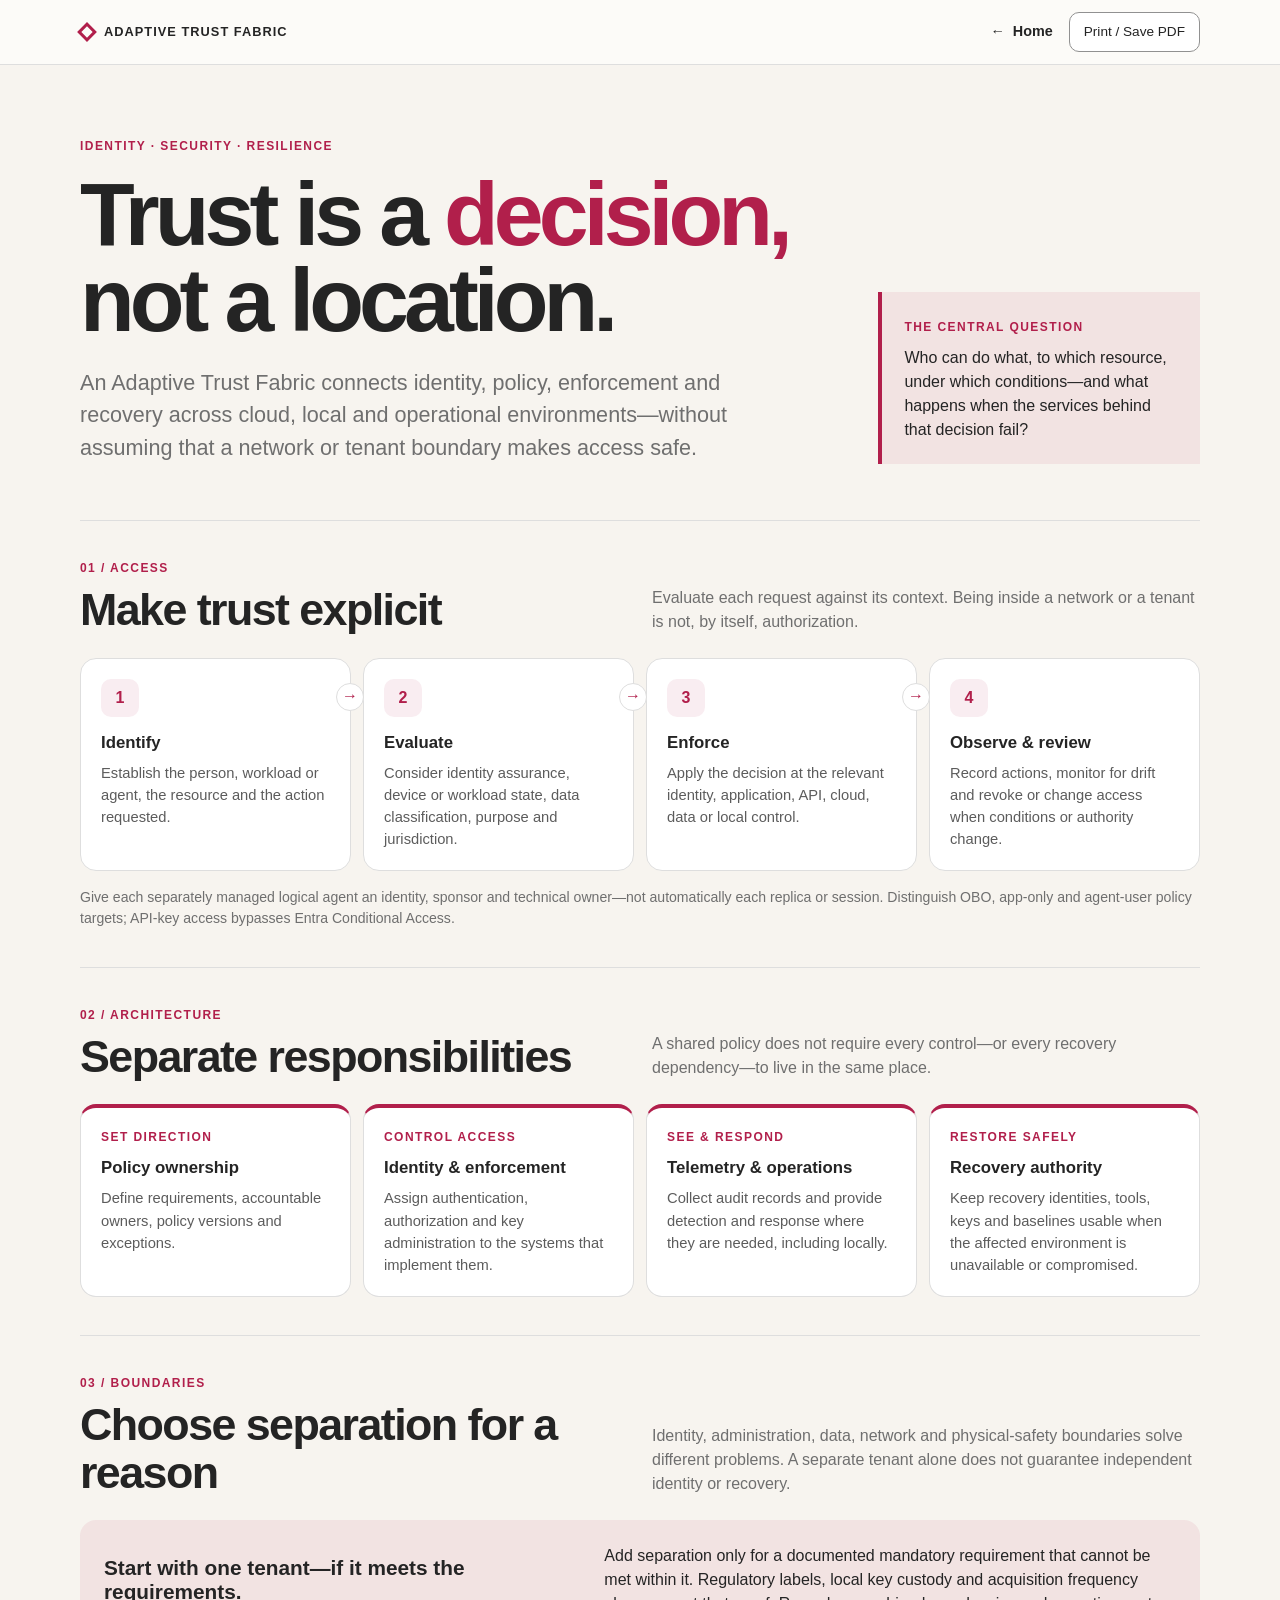
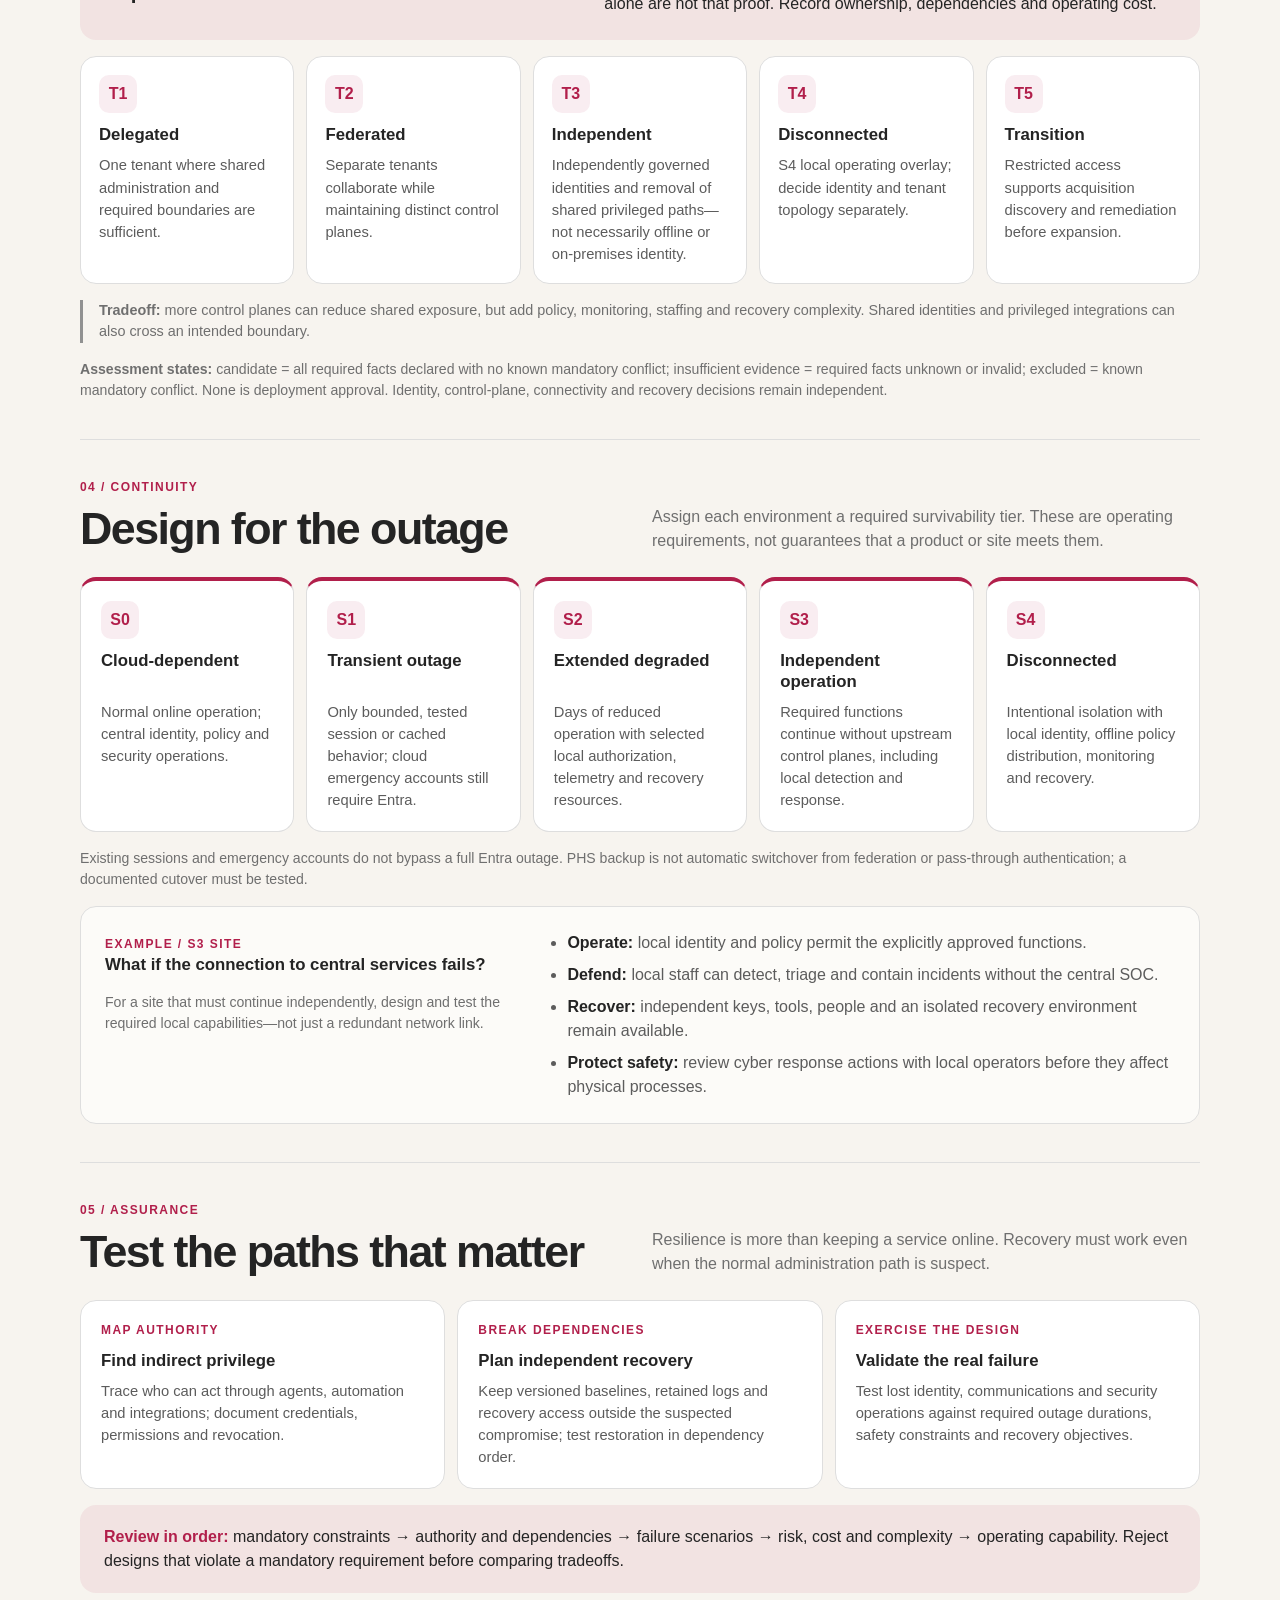
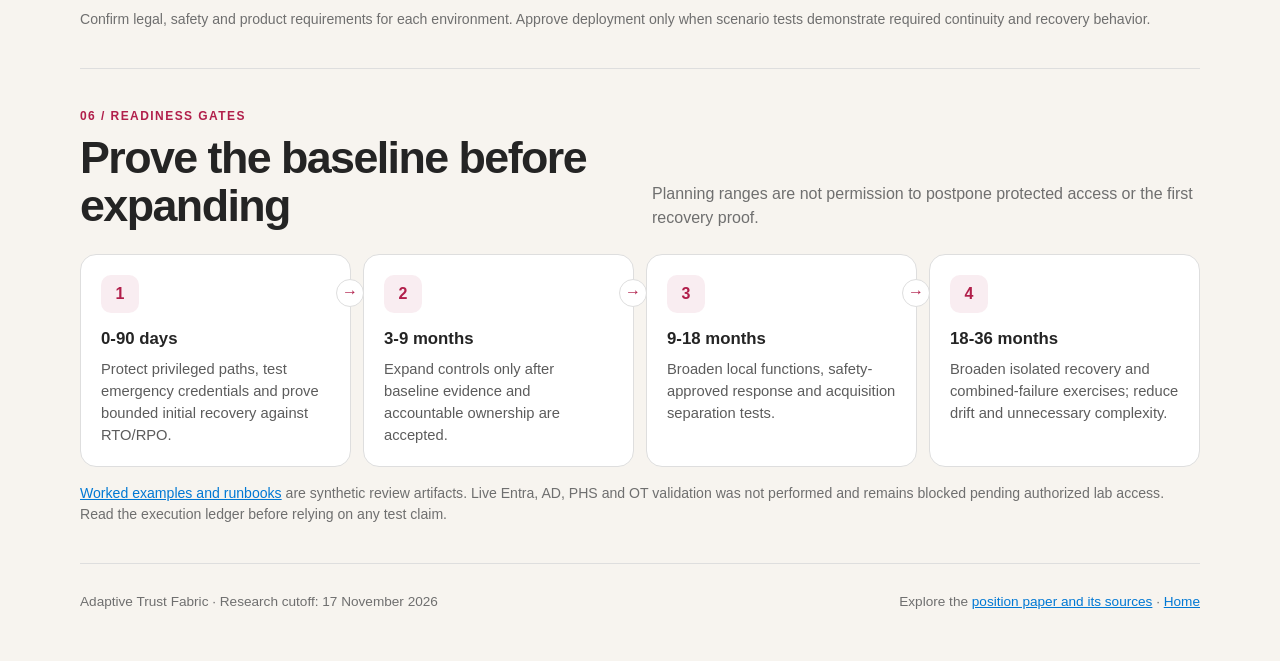
<file: adaptive-trust-fabric-infographic.html>
<!doctype html>
<html lang="en">
<head>
  <meta charset="utf-8" />
  <meta name="viewport" content="width=device-width, initial-scale=1" />
  <meta name="description" content="A visual guide to Adaptive Trust Fabric: access decisions, tenant boundaries, survivability and independent recovery." />
  <title>Adaptive Trust Fabric — Infographic</title>
  <script>
    (() => {
      const param = new URLSearchParams(window.location.search).get("clawpilotTheme");
      const theme =
        param || (window.matchMedia("(prefers-color-scheme: dark)").matches ? "dark" : "light");
      document.documentElement.setAttribute("data-theme", theme);
    })();
  </script>
  <style>
    :root {
      color-scheme: light;
      --cp-bg: #f7f4ef;
      --cp-bg-elevated: #fcfbf8;
      --cp-surface: #ffffff;
      --cp-surface-soft: #f5f5f5;
      --cp-border: #dedede;
      --cp-border-strong: #919191;
      --cp-text: #242424;
      --cp-text-muted: #5c5c5c;
      --cp-text-soft: #6f6f6f;
      --cp-accent: #b11f4b;
      --cp-accent-hover: #9a1a41;
      --cp-accent-soft: rgba(177, 31, 75, 0.08);
      --cp-accent-fg: #ffffff;
      --cp-success: #16a34a;
      --cp-danger: #dc2626;
      --cp-warning: #f59e0b;
      --cp-link: #0078d4;
      --cp-shadow: 0 18px 48px rgba(0, 0, 0, 0.12);
      --cp-overlay: rgba(255, 255, 255, 0.8);
      --cp-panel: rgba(255, 255, 255, 0.86);
      --cp-panel-strong: rgba(255, 255, 255, 0.96);
      --cp-sheen: rgba(255, 255, 255, 0.55);
      --cp-highlight: rgba(177, 31, 75, 0.12);
    }
    html[data-theme="dark"] {
      color-scheme: dark;
      --cp-bg: #3d3b3a;
      --cp-bg-elevated: #343231;
      --cp-surface: #292929;
      --cp-surface-soft: #2e2e2e;
      --cp-border: #474747;
      --cp-border-strong: #5f5f5f;
      --cp-text: #dedede;
      --cp-text-muted: #919191;
      --cp-text-soft: #b0b0b0;
      --cp-accent: #fd8ea1;
      --cp-accent-hover: #fb7b91;
      --cp-accent-soft: rgba(253, 142, 161, 0.14);
      --cp-accent-fg: #1a1a1a;
      --cp-success: #4ade80;
      --cp-danger: #f87171;
      --cp-warning: #fbbf24;
      --cp-link: #4da6ff;
      --cp-shadow: 0 18px 48px rgba(0, 0, 0, 0.32);
      --cp-overlay: rgba(41, 41, 41, 0.88);
      --cp-panel: rgba(41, 41, 41, 0.72);
      --cp-panel-strong: rgba(41, 41, 41, 0.96);
      --cp-sheen: rgba(255, 255, 255, 0.04);
      --cp-highlight: rgba(253, 142, 161, 0.12);
    }
    * { box-sizing: border-box; }
    html { scroll-behavior: smooth; }
    body { margin: 0; background: var(--cp-bg); color: var(--cp-text); font-family: "Segoe UI", Aptos, Calibri, -apple-system, BlinkMacSystemFont, sans-serif; line-height: 1.5; }
    a { color: var(--cp-link); }
    a:focus-visible, button:focus-visible { outline: 3px solid var(--cp-accent); outline-offset: 4px; }
    .shell { width: min(1120px, calc(100% - 48px)); margin-inline: auto; }
    .topbar { border-bottom: 1px solid var(--cp-border); background: var(--cp-bg-elevated); }
    .topbar .shell { min-height: 64px; display: flex; align-items: center; justify-content: space-between; gap: 16px; }
    .brand { display: flex; align-items: center; gap: 10px; font-size: .8rem; font-weight: 750; letter-spacing: .08em; text-transform: uppercase; }
    .brand-mark { width: 14px; height: 14px; border: 3px solid var(--cp-accent); transform: rotate(45deg); }
    .topbar-actions { display: flex; align-items: center; gap: 16px; }
    .home-link { display: inline-flex; align-items: center; gap: 8px; min-height: 44px; color: var(--cp-text); font-size: .9rem; font-weight: 650; text-decoration: none; white-space: nowrap; }
    .home-link:hover { color: var(--cp-accent); text-decoration: underline; }
    .print-btn { padding: 9px 14px; border: 1px solid var(--cp-border-strong); border-radius: .625rem; background: var(--cp-surface); color: var(--cp-text); font: inherit; font-size: .85rem; cursor: pointer; }
    .print-btn:hover { border-color: var(--cp-accent); color: var(--cp-accent); }
    .hero { display: grid; grid-template-columns: 1.4fr .6fr; gap: 48px; align-items: end; padding-block: 72px 56px; }
    .eyebrow, .section-number, .label { color: var(--cp-accent); font-size: .75rem; font-weight: 750; letter-spacing: .12em; text-transform: uppercase; }
    .eyebrow { margin: 0 0 16px; }
    h1 { margin: 0; max-width: 720px; font-size: clamp(3rem, 7vw, 6rem); line-height: .96; letter-spacing: -.055em; }
    h1 span { color: var(--cp-accent); }
    .dek { max-width: 700px; margin: 24px 0 0; font-size: clamp(1.1rem, 2vw, 1.35rem); color: var(--cp-text-soft); }
    .hero-note { padding: 22px; border-left: 4px solid var(--cp-accent); background: var(--cp-accent-soft); }
    .hero-note p { margin: 8px 0 0; }
    section.content { padding-block: 38px; border-top: 1px solid var(--cp-border); }
    .section-head { display: grid; grid-template-columns: 1fr 1fr; gap: 24px; align-items: end; margin-bottom: 24px; }
    .section-number { display: block; margin-bottom: 8px; }
    h2 { margin: 0; font-size: clamp(1.8rem, 3.5vw, 2.8rem); line-height: 1.08; letter-spacing: -.035em; }
    .section-head p { margin: 0; color: var(--cp-text-soft); }
    h3 { margin: 0 0 8px; font-size: 1.05rem; line-height: 1.25; }
    p { margin: 0; }
    .flow, .layers, .patterns, .tiers, .principles { display: grid; gap: 12px; }
    .flow { grid-template-columns: repeat(4, minmax(0, 1fr)); }
    .card { min-width: 0; padding: 20px; border: 1px solid var(--cp-border); border-radius: 16px; background: var(--cp-surface); }
    .step-number, .code { display: inline-flex; align-items: center; justify-content: center; min-width: 38px; height: 38px; margin-bottom: 16px; padding-inline: 8px; border-radius: .625rem; background: var(--cp-accent-soft); color: var(--cp-accent); font-weight: 750; }
    .card p, .card li { color: var(--cp-text-muted); font-size: .92rem; }
    .flow .card { position: relative; }
    .flow .card:not(:last-child)::after { content: "→"; position: absolute; z-index: 1; top: 24px; right: -14px; width: 26px; height: 26px; border: 1px solid var(--cp-border); border-radius: 50%; background: var(--cp-surface); color: var(--cp-accent); text-align: center; line-height: 24px; }
    .note { margin-top: 16px; color: var(--cp-text-soft); font-size: .88rem; }
    .layers { grid-template-columns: repeat(4, minmax(0, 1fr)); }
    .layer { border-top: 4px solid var(--cp-accent); }
    .layer .label { display: block; margin-bottom: 12px; }
    .boundary-callout { display: grid; grid-template-columns: 1fr 1.2fr; gap: 24px; align-items: center; margin-bottom: 16px; padding: 24px; border-radius: 16px; background: var(--cp-accent-soft); }
    .boundary-callout strong { font-size: 1.3rem; line-height: 1.2; }
    .boundary-callout p { color: var(--cp-text); }
    .patterns { grid-template-columns: repeat(5, minmax(0, 1fr)); }
    .patterns .card { padding: 18px; }
    .patterns .code { margin-bottom: 12px; }
    .tradeoff { margin-top: 16px; padding-left: 16px; border-left: 3px solid var(--cp-border-strong); color: var(--cp-text-soft); font-size: .9rem; }
    .tiers { grid-template-columns: repeat(5, minmax(0, 1fr)); }
    .tier { border-top: 4px solid var(--cp-accent); }
    .tier .code { margin-bottom: 12px; }
    .tier h3 { min-height: 2.5em; }
    .scenario { display: grid; grid-template-columns: .8fr 1.2fr; gap: 24px; margin-top: 16px; padding: 24px; border: 1px solid var(--cp-border); border-radius: 16px; background: var(--cp-bg-elevated); }
    .scenario ul { margin: 0; padding-left: 20px; }
    .scenario li + li { margin-top: 8px; }
    .scenario li { color: var(--cp-text-muted); }
    .scenario strong { color: var(--cp-text); }
    .principles { grid-template-columns: repeat(3, minmax(0, 1fr)); }
    .principles .label { display: block; margin-bottom: 12px; }
    .review { margin-top: 16px; padding: 20px 24px; border-radius: 16px; background: var(--cp-accent-soft); }
    .review strong { color: var(--cp-accent); }
    footer { display: flex; justify-content: space-between; gap: 24px; padding-block: 28px 48px; border-top: 1px solid var(--cp-border); color: var(--cp-text-soft); font-size: .85rem; }
    @media (max-width: 900px) {
      .hero { gap: 24px; }
      .flow, .layers { grid-template-columns: repeat(2, minmax(0, 1fr)); }
      .flow .card:nth-child(2)::after { content: none; }
      .patterns, .tiers { grid-template-columns: repeat(3, minmax(0, 1fr)); }
      .tier h3 { min-height: 0; }
    }
    @media (max-width: 600px) {
      .shell { width: calc(100% - 32px); }
      .topbar .shell { flex-wrap: wrap; padding-block: 12px; gap: 8px 16px; }
      .hero, .section-head, .boundary-callout, .scenario { grid-template-columns: 1fr; }
      .hero { padding-block: 48px 36px; }
      section.content { padding-block: 32px; }
      .flow, .layers, .patterns, .tiers, .principles { grid-template-columns: 1fr; }
      .flow .card:not(:last-child)::after { content: "↓"; top: auto; right: 24px; bottom: -19px; }
      .flow .card:nth-child(2)::after { content: "↓"; }
      footer { flex-direction: column; gap: 8px; }
    }
    @media print {
      html[data-theme] { color-scheme: light; --cp-bg: #ffffff; --cp-bg-elevated: #ffffff; --cp-surface: #ffffff; --cp-surface-soft: #f5f5f5; --cp-border: #919191; --cp-border-strong: #5c5c5c; --cp-text: #242424; --cp-text-muted: #5c5c5c; --cp-text-soft: #6f6f6f; --cp-accent: #b11f4b; --cp-accent-soft: rgba(177, 31, 75, 0.08); --cp-link: #0078d4; }
      .shell { width: 100%; }
      .topbar { display: none; }
      .hero { padding-block: 12px 24px; }
      section.content { padding-block: 20px; }
      .section-head { break-inside: avoid; break-after: avoid-page; }
      .card, .boundary-callout, .scenario, .review { break-inside: avoid; }
      .flow .card::after { display: none; }
      footer { padding-block: 16px; }
    }
  </style>
</head>
<body>
  <header class="topbar">
    <div class="shell">
      <div class="brand"><span class="brand-mark" aria-hidden="true"></span> Adaptive Trust Fabric</div>
      <div class="topbar-actions">
        <a class="home-link" href="index.html"><span aria-hidden="true">&larr;</span> Home</a>
        <button class="print-btn" type="button" onclick="window.print()" aria-label="Print or save this infographic as PDF">Print / Save PDF</button>
      </div>
    </div>
  </header>

  <main class="shell">
    <section class="hero" aria-labelledby="title">
      <div>
        <p class="eyebrow">Identity · security · resilience</p>
        <h1 id="title">Trust is a <span>decision,</span> not a location.</h1>
        <p class="dek">An Adaptive Trust Fabric connects identity, policy, enforcement and recovery across cloud, local and operational environments—without assuming that a network or tenant boundary makes access safe.</p>
      </div>
      <aside class="hero-note">
        <span class="label">The central question</span>
        <p>Who can do what, to which resource, under which conditions—and what happens when the services behind that decision fail?</p>
      </aside>
    </section>

    <section class="content" aria-labelledby="decision-title">
      <div class="section-head">
        <div><span class="section-number">01 / Access</span><h2 id="decision-title">Make trust explicit</h2></div>
        <p>Evaluate each request against its context. Being inside a network or a tenant is not, by itself, authorization.</p>
      </div>
      <div class="flow">
        <article class="card"><span class="step-number">1</span><h3>Identify</h3><p>Establish the person, workload or agent, the resource and the action requested.</p></article>
        <article class="card"><span class="step-number">2</span><h3>Evaluate</h3><p>Consider identity assurance, device or workload state, data classification, purpose and jurisdiction.</p></article>
        <article class="card"><span class="step-number">3</span><h3>Enforce</h3><p>Apply the decision at the relevant identity, application, API, cloud, data or local control.</p></article>
        <article class="card"><span class="step-number">4</span><h3>Observe &amp; review</h3><p>Record actions, monitor for drift and revoke or change access when conditions or authority change.</p></article>
      </div>
      <p class="note">Give each separately managed logical agent an identity, sponsor and technical owner—not automatically each replica or session. Distinguish OBO, app-only and agent-user policy targets; API-key access bypasses Entra Conditional Access.</p>
    </section>

    <section class="content" aria-labelledby="architecture-title">
      <div class="section-head">
        <div><span class="section-number">02 / Architecture</span><h2 id="architecture-title">Separate responsibilities</h2></div>
        <p>A shared policy does not require every control—or every recovery dependency—to live in the same place.</p>
      </div>
      <div class="layers">
        <article class="card layer"><span class="label">Set direction</span><h3>Policy ownership</h3><p>Define requirements, accountable owners, policy versions and exceptions.</p></article>
        <article class="card layer"><span class="label">Control access</span><h3>Identity &amp; enforcement</h3><p>Assign authentication, authorization and key administration to the systems that implement them.</p></article>
        <article class="card layer"><span class="label">See &amp; respond</span><h3>Telemetry &amp; operations</h3><p>Collect audit records and provide detection and response where they are needed, including locally.</p></article>
        <article class="card layer"><span class="label">Restore safely</span><h3>Recovery authority</h3><p>Keep recovery identities, tools, keys and baselines usable when the affected environment is unavailable or compromised.</p></article>
      </div>
    </section>

    <section class="content" aria-labelledby="boundary-title">
      <div class="section-head">
        <div><span class="section-number">03 / Boundaries</span><h2 id="boundary-title">Choose separation for a reason</h2></div>
        <p>Identity, administration, data, network and physical-safety boundaries solve different problems. A separate tenant alone does not guarantee independent identity or recovery.</p>
      </div>
      <div class="boundary-callout">
        <strong>Start with one tenant—if it meets the requirements.</strong>
        <p>Add separation only for a documented mandatory requirement that cannot be met within it. Regulatory labels, local key custody and acquisition frequency alone are not that proof. Record ownership, dependencies and operating cost.</p>
      </div>
      <div class="patterns">
        <article class="card"><span class="code">T1</span><h3>Delegated</h3><p>One tenant where shared administration and required boundaries are sufficient.</p></article>
        <article class="card"><span class="code">T2</span><h3>Federated</h3><p>Separate tenants collaborate while maintaining distinct control planes.</p></article>
        <article class="card"><span class="code">T3</span><h3>Independent</h3><p>Independently governed identities and removal of shared privileged paths—not necessarily offline or on-premises identity.</p></article>
        <article class="card"><span class="code">T4</span><h3>Disconnected</h3><p>S4 local operating overlay; decide identity and tenant topology separately.</p></article>
        <article class="card"><span class="code">T5</span><h3>Transition</h3><p>Restricted access supports acquisition discovery and remediation before expansion.</p></article>
      </div>
      <p class="tradeoff"><strong>Tradeoff:</strong> more control planes can reduce shared exposure, but add policy, monitoring, staffing and recovery complexity. Shared identities and privileged integrations can also cross an intended boundary.</p>
      <p class="note"><strong>Assessment states:</strong> candidate = all required facts declared with no known mandatory conflict; insufficient evidence = required facts unknown or invalid; excluded = known mandatory conflict. None is deployment approval. Identity, control-plane, connectivity and recovery decisions remain independent.</p>
    </section>

    <section class="content" aria-labelledby="survival-title">
      <div class="section-head">
        <div><span class="section-number">04 / Continuity</span><h2 id="survival-title">Design for the outage</h2></div>
        <p>Assign each environment a required survivability tier. These are operating requirements, not guarantees that a product or site meets them.</p>
      </div>
      <div class="tiers">
        <article class="card tier"><span class="code">S0</span><h3>Cloud-dependent</h3><p>Normal online operation; central identity, policy and security operations.</p></article>
        <article class="card tier"><span class="code">S1</span><h3>Transient outage</h3><p>Only bounded, tested session or cached behavior; cloud emergency accounts still require Entra.</p></article>
        <article class="card tier"><span class="code">S2</span><h3>Extended degraded</h3><p>Days of reduced operation with selected local authorization, telemetry and recovery resources.</p></article>
        <article class="card tier"><span class="code">S3</span><h3>Independent operation</h3><p>Required functions continue without upstream control planes, including local detection and response.</p></article>
        <article class="card tier"><span class="code">S4</span><h3>Disconnected</h3><p>Intentional isolation with local identity, offline policy distribution, monitoring and recovery.</p></article>
      </div>
      <p class="note">Existing sessions and emergency accounts do not bypass a full Entra outage. PHS backup is not automatic switchover from federation or pass-through authentication; a documented cutover must be tested.</p>
      <div class="scenario">
        <div><span class="label">Example / S3 site</span><h3>What if the connection to central services fails?</h3><p class="note">For a site that must continue independently, design and test the required local capabilities—not just a redundant network link.</p></div>
        <ul>
          <li><strong>Operate:</strong> local identity and policy permit the explicitly approved functions.</li>
          <li><strong>Defend:</strong> local staff can detect, triage and contain incidents without the central SOC.</li>
          <li><strong>Recover:</strong> independent keys, tools, people and an isolated recovery environment remain available.</li>
          <li><strong>Protect safety:</strong> review cyber response actions with local operators before they affect physical processes.</li>
        </ul>
      </div>
    </section>

    <section class="content" aria-labelledby="recovery-title">
      <div class="section-head">
        <div><span class="section-number">05 / Assurance</span><h2 id="recovery-title">Test the paths that matter</h2></div>
        <p>Resilience is more than keeping a service online. Recovery must work even when the normal administration path is suspect.</p>
      </div>
      <div class="principles">
        <article class="card"><span class="label">Map authority</span><h3>Find indirect privilege</h3><p>Trace who can act through agents, automation and integrations; document credentials, permissions and revocation.</p></article>
        <article class="card"><span class="label">Break dependencies</span><h3>Plan independent recovery</h3><p>Keep versioned baselines, retained logs and recovery access outside the suspected compromise; test restoration in dependency order.</p></article>
        <article class="card"><span class="label">Exercise the design</span><h3>Validate the real failure</h3><p>Test lost identity, communications and security operations against required outage durations, safety constraints and recovery objectives.</p></article>
      </div>
      <div class="review"><strong>Review in order:</strong> mandatory constraints → authority and dependencies → failure scenarios → risk, cost and complexity → operating capability. Reject designs that violate a mandatory requirement before comparing tradeoffs.</div>
      <p class="note">Confirm legal, safety and product requirements for each environment. Approve deployment only when scenario tests demonstrate required continuity and recovery behavior.</p>
    </section>

    <section class="content" aria-labelledby="gate-title">
      <div class="section-head">
        <div><span class="section-number">06 / Readiness gates</span><h2 id="gate-title">Prove the baseline before expanding</h2></div>
        <p>Planning ranges are not permission to postpone protected access or the first recovery proof.</p>
      </div>
      <div class="flow">
        <article class="card"><span class="step-number">1</span><h3>0-90 days</h3><p>Protect privileged paths, test emergency credentials and prove bounded initial recovery against RTO/RPO.</p></article>
        <article class="card"><span class="step-number">2</span><h3>3-9 months</h3><p>Expand controls only after baseline evidence and accountable ownership are accepted.</p></article>
        <article class="card"><span class="step-number">3</span><h3>9-18 months</h3><p>Broaden local functions, safety-approved response and acquisition separation tests.</p></article>
        <article class="card"><span class="step-number">4</span><h3>18-36 months</h3><p>Broaden isolated recovery and combined-failure exercises; reduce drift and unnecessary complexity.</p></article>
      </div>
      <p class="note"><a href="reference-validation/index.html">Worked examples and runbooks</a> are synthetic review artifacts. Live Entra, AD, PHS and OT validation was not performed and remains blocked pending authorized lab access. Read the execution ledger before relying on any test claim.</p>
    </section>
  </main>

  <footer class="shell">
    <div>Adaptive Trust Fabric · Research cutoff: 17 November 2026</div>
    <div>Explore the <a href="position-paper/position-paper.html">position paper and its sources</a> · <a href="index.html">Home</a></div>
  </footer>
</body>
</html>
</file>
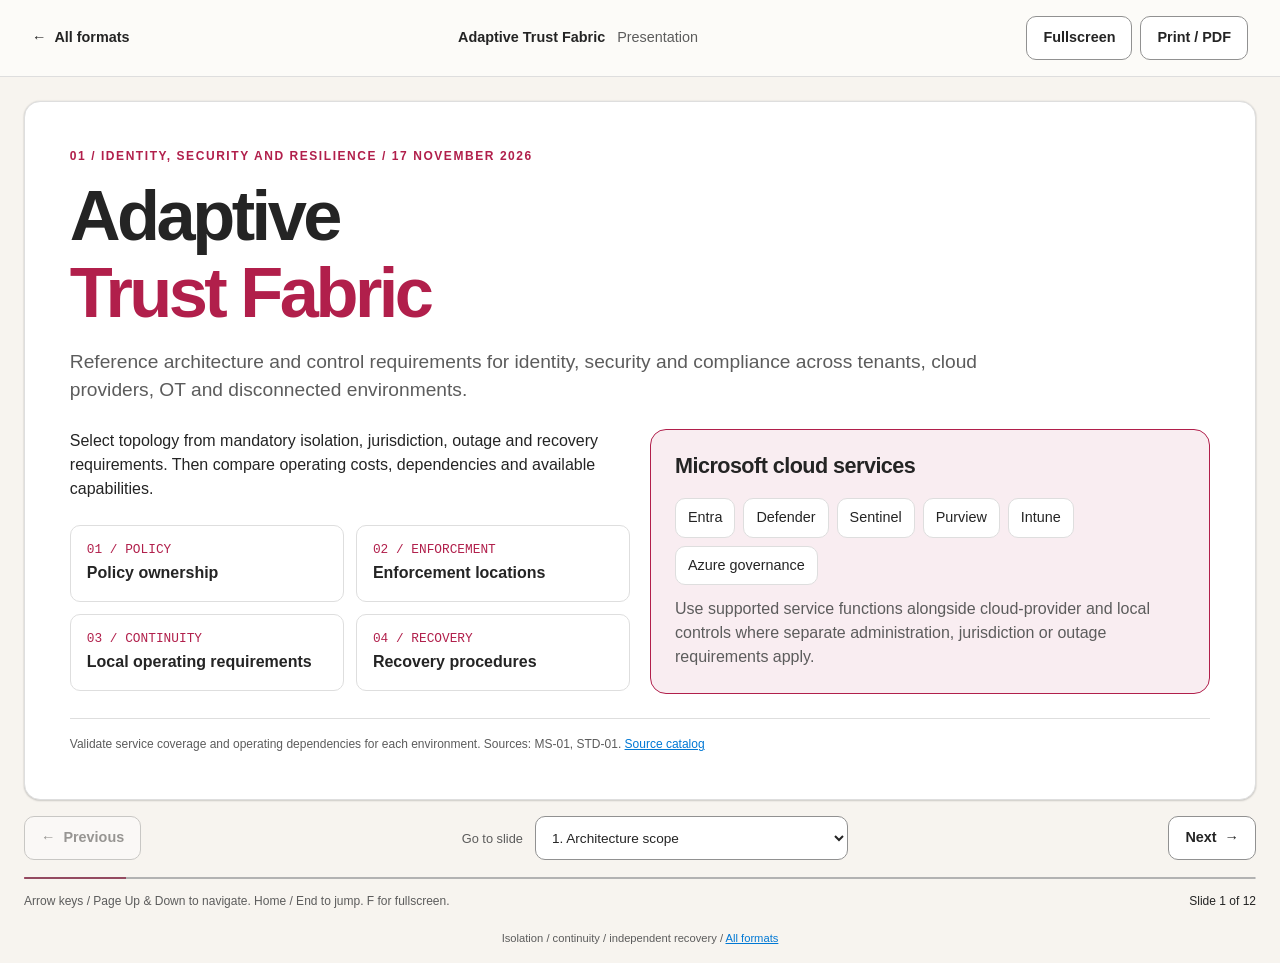
<file: adaptive-trust-fabric-microsite/presentation.html>
<!doctype html>
<html lang="en">
<head>
  <meta charset="utf-8">
  <meta name="viewport" content="width=device-width, initial-scale=1">
  <meta name="description" content="Twelve slides describing tenant topology, control responsibilities, outage requirements, identity, recovery and implementation criteria.">
  <title>Adaptive Trust Fabric | Presentation</title>
  <script>
    (() => {
      const param = new URLSearchParams(window.location.search).get("clawpilotTheme");
      const theme =
        param || (window.matchMedia("(prefers-color-scheme: dark)").matches ? "dark" : "light");
      document.documentElement.setAttribute("data-theme", theme);
    })();
  </script>
  <script src="assets/site.js"></script>
  <style>
    :root {
      color-scheme: light;
      --cp-bg: #f7f4ef;
      --cp-bg-elevated: #fcfbf8;
      --cp-surface: #ffffff;
      --cp-surface-soft: #f5f5f5;
      --cp-border: #dedede;
      --cp-border-strong: #919191;
      --cp-text: #242424;
      --cp-text-muted: #5c5c5c;
      --cp-text-soft: #6f6f6f;
      --cp-accent: #b11f4b;
      --cp-accent-hover: #9a1a41;
      --cp-accent-soft: rgba(177, 31, 75, 0.08);
      --cp-accent-fg: #ffffff;
      --cp-success: #16a34a;
      --cp-danger: #dc2626;
      --cp-warning: #f59e0b;
      --cp-link: #0078d4;
      --cp-shadow: 0 18px 48px rgba(0, 0, 0, 0.12);
      --cp-overlay: rgba(255, 255, 255, 0.8);
      --cp-panel: rgba(255, 255, 255, 0.86);
      --cp-panel-strong: rgba(255, 255, 255, 0.96);
      --cp-sheen: rgba(255, 255, 255, 0.55);
      --cp-highlight: rgba(177, 31, 75, 0.12);
    }
    html[data-theme="dark"] {
      color-scheme: dark;
      --cp-bg: #3d3b3a;
      --cp-bg-elevated: #343231;
      --cp-surface: #292929;
      --cp-surface-soft: #2e2e2e;
      --cp-border: #474747;
      --cp-border-strong: #5f5f5f;
      --cp-text: #dedede;
      --cp-text-muted: #919191;
      --cp-text-soft: #b0b0b0;
      --cp-accent: #fd8ea1;
      --cp-accent-hover: #fb7b91;
      --cp-accent-soft: rgba(253, 142, 161, 0.14);
      --cp-accent-fg: #1a1a1a;
      --cp-success: #4ade80;
      --cp-danger: #f87171;
      --cp-warning: #fbbf24;
      --cp-link: #4da6ff;
      --cp-shadow: 0 18px 48px rgba(0, 0, 0, 0.32);
      --cp-overlay: rgba(41, 41, 41, 0.88);
      --cp-panel: rgba(41, 41, 41, 0.72);
      --cp-panel-strong: rgba(41, 41, 41, 0.96);
      --cp-sheen: rgba(255, 255, 255, 0.04);
      --cp-highlight: rgba(253, 142, 161, 0.12);
    }
    :root {
      --cp-card-shadow: 0 0 2px rgba(0, 0, 0, 0.12), 0 1px 2px rgba(0, 0, 0, 0.14);
    }
    * { box-sizing: border-box; }
    [hidden] { display: none !important; }
    body { min-height: 100svh; margin: 0; display: flex; flex-direction: column; background: var(--cp-bg); color: var(--cp-text); font-family: "Segoe UI", Aptos, Calibri, -apple-system, BlinkMacSystemFont, sans-serif; line-height: 1.5; }
    a { color: var(--cp-link); }
    button, select { font: inherit; }
    button, .button { display: inline-flex; align-items: center; justify-content: center; gap: 8px; min-height: 44px; padding: 8px 16px; border: 1px solid var(--cp-border-strong); border-radius: .625rem; background: var(--cp-surface); color: var(--cp-text); text-decoration: none; cursor: pointer; font-size: .9rem; font-weight: 650; }
    button:hover, .button:hover { border-color: var(--cp-accent); color: var(--cp-accent); }
    button:disabled { opacity: .45; cursor: not-allowed; }
    .button.primary { border-color: var(--cp-accent); background: var(--cp-accent); color: var(--cp-accent-fg); }
    .button.primary:hover { background: var(--cp-accent-hover); }
    :focus-visible { outline: 3px solid var(--cp-accent); outline-offset: 4px; }
    .skip-link { position: absolute; top: -80px; left: 16px; z-index: 1; padding: 12px; background: var(--cp-surface); }
    .skip-link:focus { top: 12px; }
    .toolbar { display: flex; align-items: center; justify-content: space-between; gap: 16px; padding: 16px 32px; border-bottom: 1px solid var(--cp-border); background: var(--cp-bg-elevated); }
    .home-link { display: inline-flex; align-items: center; gap: 8px; color: var(--cp-text); text-decoration: none; font-size: .9rem; font-weight: 650; }
    .deck-name { margin: 0; font-size: .9rem; font-weight: 700; }
    .deck-name span { margin-left: 8px; color: var(--cp-text-muted); font-weight: 400; }
    .toolbar-actions { display: flex; gap: 8px; }
    .deck { width: min(1280px, calc(100% - 48px)); margin: 24px auto 16px; flex: 1; }
    .slide { min-height: min(660px, calc(100svh - 226px)); display: flex; flex-direction: column; gap: 24px; padding: clamp(24px, 3.5vw, 48px); border: 1px solid var(--cp-border); border-radius: 16px; background: var(--cp-surface); box-shadow: var(--cp-card-shadow); }
    .slide + .slide { margin-top: 24px; }
    .slide[hidden] + .slide { margin-top: 0; }
    .eyebrow { margin: 0 0 12px; color: var(--cp-accent); font-size: .75rem; font-weight: 700; letter-spacing: .13em; text-transform: uppercase; }
    h1, h2, h3, p { margin: 0; }
    h1, h2, h3 { line-height: 1.1; text-wrap: balance; }
    h1 { font-size: clamp(2.75rem, 5.5vw, 4.75rem); letter-spacing: -.05em; }
    h2 { max-width: 1060px; font-size: clamp(2rem, 3.8vw, 3.25rem); letter-spacing: -.04em; }
    h3 { font-size: 1.35rem; letter-spacing: -.025em; }
    h1 span, .accent { color: var(--cp-accent); }
    .lead { max-width: 980px; margin-top: 16px; color: var(--cp-text-muted); font-size: clamp(1rem, 1.8vw, 1.2rem); }
    .content { flex: 1; }
    .two-up, .three-up, .four-up { display: grid; gap: 20px; align-content: center; }
    .two-up { grid-template-columns: repeat(2, minmax(0, 1fr)); }
    .three-up { grid-template-columns: repeat(3, minmax(0, 1fr)); }
    .four-up { grid-template-columns: repeat(4, minmax(0, 1fr)); }
    .panel { padding: 24px; border: 1px solid var(--cp-border); border-radius: 16px; background: var(--cp-surface-soft); }
    .panel p { margin-top: 12px; color: var(--cp-text-muted); font-size: 1rem; }
    .panel ul { margin: 16px 0 0; padding-left: 20px; color: var(--cp-text-muted); font-size: 1rem; }
    .panel li + li { margin-top: 8px; }
    .emphasis { border-color: var(--cp-accent); background: var(--cp-accent-soft); }
    .big-marker { display: block; margin-bottom: 16px; color: var(--cp-accent); font: 700 2.5rem/1 Consolas, "Courier New", Courier, monospace; }
    .pill { display: inline-block; padding: 8px 12px; border: 1px solid var(--cp-border); border-radius: .625rem; background: var(--cp-surface); color: var(--cp-text); font-size: .9rem; }
    .pill-grid { display: flex; flex-wrap: wrap; gap: 8px; margin-top: 20px; }
    .principle-grid { display: grid; grid-template-columns: repeat(2, minmax(0, 1fr)); gap: 12px; margin-top: 24px; }
    .principle { padding: 16px; border: 1px solid var(--cp-border); border-radius: .625rem; font-weight: 650; }
    .principle span { display: block; margin-bottom: 4px; color: var(--cp-accent); font: .8rem Consolas, "Courier New", Courier, monospace; }
    .source { margin-top: auto; padding-top: 16px; border-top: 1px solid var(--cp-border); color: var(--cp-text-muted); font-size: .75rem; line-height: 1.6; }
    .callout { padding: 16px 20px; border-left: 4px solid var(--cp-accent); background: var(--cp-accent-soft); font-size: 1.05rem; }
    .architecture { display: grid; gap: 12px; align-content: center; }
    .architecture .panel { padding: 20px 24px; }
    .architecture .panel p { margin-top: 8px; }
    .architecture-core { text-align: center; }
    .architecture-core .pill-grid { justify-content: center; margin-top: 16px; }
    .connector { color: var(--cp-accent); text-align: center; font-size: 1.2rem; line-height: 1; }
    .decision-list { list-style: none; display: grid; gap: 12px; margin: 0; padding: 0; align-content: center; }
    .decision-list li { display: grid; grid-template-columns: 48px 1fr; gap: 16px; align-items: center; padding: 12px 16px; border: 1px solid var(--cp-border); border-radius: .625rem; }
    .step-number { color: var(--cp-accent); font: 700 1.5rem Consolas, "Courier New", Courier, monospace; }
    .decision-list h3 { font-size: 1.1rem; }
    .decision-list p { margin-top: 4px; color: var(--cp-text-muted); font-size: .95rem; }
    .topologies { display: grid; align-content: center; }
    .topology { display: grid; grid-template-columns: 48px minmax(0, 1.1fr) minmax(0, 1fr); gap: 16px; align-items: center; padding: 14px 0; border-bottom: 1px solid var(--cp-border); }
    .topology:first-child { border-top: 1px solid var(--cp-border); }
    .topology h3 { font-size: 1.15rem; }
    .topology p { color: var(--cp-text-muted); font-size: .95rem; }
    .tiers { display: grid; grid-template-columns: repeat(5, minmax(0, 1fr)); gap: 12px; align-content: center; }
    .tier { padding: 24px 16px; border: 1px solid var(--cp-border); border-radius: 16px; background: var(--cp-surface-soft); }
    .tier:last-child { border-color: var(--cp-accent); background: var(--cp-accent-soft); }
    .tier h3 { min-height: 48px; font-size: 1.15rem; }
    .tier p { margin-top: 16px; color: var(--cp-text-muted); font-size: .95rem; }
    .boundary-grid { display: grid; grid-template-columns: repeat(2, minmax(0, 1fr)); gap: 12px; margin-top: 20px; }
    .boundary-grid span { padding: 12px; border: 1px solid var(--cp-border); border-radius: .625rem; background: var(--cp-surface); font-size: .95rem; }
    .recovery-path { list-style: none; display: grid; gap: 12px; margin: 20px 0 0; padding: 0; counter-reset: recovery; }
    .recovery-path li { counter-increment: recovery; padding: 12px; border: 1px solid var(--cp-border); border-radius: .625rem; background: var(--cp-surface); font-size: .95rem; }
    .recovery-path li::before { content: counter(recovery) " / "; color: var(--cp-accent); font-family: Consolas, "Courier New", Courier, monospace; }
    .dependency-loop { display: grid; gap: 16px; margin-top: 24px; padding: 20px; border: 2px dashed var(--cp-danger); border-radius: 16px; text-align: center; }
    .dependency-loop strong { color: var(--cp-danger); }
    .metrics { display: grid; grid-template-columns: repeat(4, minmax(0, 1fr)); gap: 12px; }
    .metric { padding: 20px; border: 1px solid var(--cp-border); border-radius: 16px; background: var(--cp-surface-soft); }
    .metric strong { display: block; color: var(--cp-accent); font-size: 3rem; line-height: 1.1; letter-spacing: -.05em; }
    .metric span { display: block; margin-top: 8px; color: var(--cp-text-muted); font-size: .9rem; }
    .evidence-content { display: grid; gap: 20px; align-content: center; }
    .phase-time { display: block; margin-bottom: 12px; color: var(--cp-accent); font: .9rem Consolas, "Courier New", Courier, monospace; }
    .roadmap h3 { font-size: 1.2rem; }
    .actions { display: flex; flex-wrap: wrap; gap: 12px; margin-top: 24px; }
    .deck-controls { display: flex; align-items: center; justify-content: space-between; gap: 16px; width: min(1280px, calc(100% - 48px)); margin: 0 auto; }
    .jump { display: flex; align-items: center; gap: 12px; min-width: 0; }
    .jump label { color: var(--cp-text-muted); font-size: .8rem; white-space: nowrap; }
    .jump select { min-width: 0; max-width: 360px; min-height: 44px; padding: 8px 12px; border: 1px solid var(--cp-border-strong); border-radius: .625rem; background: var(--cp-surface); color: var(--cp-text); font-size: .85rem; }
    .progress-shell { width: min(1280px, calc(100% - 48px)); margin: 16px auto 0; }
    progress { display: block; width: 100%; height: 4px; accent-color: var(--cp-accent); }
    .deck-help { width: min(1280px, calc(100% - 48px)); margin: 12px auto 20px; display: flex; justify-content: space-between; flex-wrap: wrap; gap: 8px 24px; color: var(--cp-text-muted); font-size: .75rem; }
    #deck-status { color: var(--cp-text); }
    .site-footer { padding: 0 24px 16px; color: var(--cp-text-muted); font-size: .7rem; text-align: center; }
    .no-script { padding: 20px; color: var(--cp-text); text-align: center; }
    @media screen and (min-width: 901px) and (max-height: 850px) {
      .toolbar { padding: 8px 24px; }
      .deck { margin-block: 12px; }
      .slide { min-height: calc(100svh - 212px); padding: 24px 32px; gap: 16px; }
      h1 { font-size: 3.25rem; }
      h2 { font-size: 2rem; }
      .eyebrow { margin-bottom: 8px; }
      .lead { margin-top: 12px; font-size: 1rem; line-height: 1.4; }
      .two-up, .three-up, .four-up { gap: 16px; }
      .panel { padding: 16px; }
      .panel p { margin-top: 8px; font-size: .95rem; }
      .panel ul { margin-top: 12px; font-size: .95rem; }
      .panel li + li { margin-top: 4px; }
      .big-marker { margin-bottom: 12px; font-size: 2rem; }
      .principle-grid { margin-top: 16px; gap: 8px; }
      .principle { padding: 12px; }
      .pill { padding: 6px 10px; font-size: .85rem; }
      .architecture { gap: 8px; }
      .architecture .panel { padding: 12px 16px; }
      .architecture-core .pill-grid { margin-top: 12px; }
      .decision-list { gap: 8px; }
      .decision-list li { padding: 8px 12px; }
      .decision-list p { font-size: .9rem; }
      .topology { padding-block: 10px; }
      .tier { padding: 16px 12px; }
      .callout { padding: 12px 16px; font-size: .95rem; }
      .recovery-path { margin-top: 12px; gap: 8px; }
      .recovery-path li { padding: 8px; font-size: .9rem; }
      .dependency-loop { margin-top: 16px; gap: 12px; padding: 16px; }
      .metric { padding: 16px; }
      .metric strong { font-size: 2.5rem; }
      .source { padding-top: 12px; font-size: .7rem; }
      #slide-12 .two-up { grid-template-columns: repeat(4, minmax(0, 1fr)); }
      .progress-shell { margin-top: 12px; }
      .deck-help { margin-block: 8px 12px; }
      .site-footer { padding-bottom: 8px; }
    }
    @media (max-width: 900px) {
      .toolbar { padding: 12px 24px; }
      .deck-name span { display: none; }
      .four-up, .tiers { grid-template-columns: repeat(2, minmax(0, 1fr)); }
      .tier:last-child { grid-column: 1 / -1; }
      .tier h3 { min-height: auto; }
      .three-up { grid-template-columns: 1fr; }
      .three-up .panel { padding: 20px; }
      .topology { grid-template-columns: 40px minmax(0, 1fr); }
      .topology p { grid-column: 2; }
      .metrics { grid-template-columns: repeat(2, minmax(0, 1fr)); }
    }
    @media (max-width: 600px) {
      .toolbar { padding: 12px; gap: 8px; }
      .deck-name { display: none; }
      .toolbar button { padding: 8px 12px; font-size: .8rem; }
      .deck { width: calc(100% - 24px); margin-block: 12px; }
      .slide { padding: 24px 20px; gap: 20px; min-height: calc(100svh - 260px); }
      .two-up, .four-up, .tiers { grid-template-columns: 1fr; }
      .tier:last-child { grid-column: auto; }
      .panel { padding: 20px; }
      .principle-grid { gap: 8px; }
      .principle { padding: 12px; font-size: .9rem; }
      .decision-list li { grid-template-columns: 32px 1fr; gap: 8px; padding: 12px; }
      .deck-controls { width: calc(100% - 24px); display: grid; grid-template-columns: 1fr 1fr; gap: 12px; }
      .jump { grid-column: 1 / -1; grid-row: 1; }
      .jump select { width: 100%; max-width: none; }
      .progress-shell, .deck-help { width: calc(100% - 24px); }
      .deck-help { margin-bottom: 16px; }
    }
    @media print {
      @page { size: A4 landscape; margin: 12mm; }
      html { font-size: 14px; }
      body { display: block; background: var(--cp-surface); }
      .toolbar, .deck-controls, .progress-shell, .deck-help, .site-footer, .skip-link, .no-script { display: none !important; }
      .deck { width: 100%; margin: 0; }
      .slide, .slide[hidden] { display: flex !important; min-height: 180mm; margin: 0; padding: 6mm; gap: 16px; border: 0; border-radius: 0; box-shadow: none; break-after: page; break-inside: avoid; }
      .slide + .slide { margin: 0; }
      .slide:last-child { break-after: auto; }
      h1 { font-size: 36pt; }
      h2 { font-size: 24pt; }
      .panel { padding: 16px; }
      .architecture .panel { padding: 12px 16px; }
      .source { font-size: 8pt; }
      .two-up { grid-template-columns: repeat(2, minmax(0, 1fr)); }
      .three-up { grid-template-columns: repeat(3, minmax(0, 1fr)); }
      .four-up, .metrics { grid-template-columns: repeat(4, minmax(0, 1fr)); }
      #slide-12 .two-up { grid-template-columns: repeat(4, minmax(0, 1fr)); }
      .tiers { grid-template-columns: repeat(5, minmax(0, 1fr)); }
      .tier:last-child { grid-column: auto; }
      .topology { grid-template-columns: 48px minmax(0, 1.1fr) minmax(0, 1fr); }
      .topology p { grid-column: auto; }
      :focus, :focus-visible { outline: none !important; }
      * { print-color-adjust: exact; -webkit-print-color-adjust: exact; }
    }
  </style>
</head>
<body>
  <a class="skip-link" href="#deck">Skip to slides</a>
  <header class="toolbar">
    <a class="home-link" href="../index.html"><span aria-hidden="true">&larr;</span> All formats</a>
    <p class="deck-name">Adaptive Trust Fabric <span>Presentation</span></p>
    <div class="toolbar-actions">
      <button id="fullscreen-button" type="button" aria-pressed="false" hidden>Fullscreen</button>
      <button id="print-button" type="button" hidden>Print / PDF</button>
    </div>
  </header>

  <noscript><p class="no-script">JavaScript is disabled. All slides are shown below; use your browser's Print command for a handout.</p></noscript>

  <main class="deck" id="deck" aria-label="Adaptive Trust Fabric slide presentation">
    <section class="slide" id="slide-1" data-label="Architecture scope" aria-labelledby="slide-1-title">
      <header>
        <p class="eyebrow">01 / Identity, security and resilience / 17 November 2026</p>
        <h1 id="slide-1-title" tabindex="-1">Adaptive<br><span>Trust Fabric</span></h1>
        <p class="lead">Reference architecture and control requirements for identity, security and compliance across tenants, cloud providers, OT and disconnected environments.</p>
      </header>
      <div class="two-up content">
        <div>
          <p>Select topology from mandatory isolation, jurisdiction, outage and recovery requirements. Then compare operating costs, dependencies and available capabilities.</p>
          <div class="principle-grid">
            <div class="principle"><span>01 / POLICY</span>Policy ownership</div>
            <div class="principle"><span>02 / ENFORCEMENT</span>Enforcement locations</div>
            <div class="principle"><span>03 / CONTINUITY</span>Local operating requirements</div>
            <div class="principle"><span>04 / RECOVERY</span>Recovery procedures</div>
          </div>
        </div>
        <div class="panel emphasis">
          <h3>Microsoft cloud services</h3>
          <div class="pill-grid">
            <span class="pill">Entra</span><span class="pill">Defender</span><span class="pill">Sentinel</span>
            <span class="pill">Purview</span><span class="pill">Intune</span><span class="pill">Azure governance</span>
          </div>
          <p>Use supported service functions alongside cloud-provider and local controls where separate administration, jurisdiction or outage requirements apply.</p>
        </div>
      </div>
      <p class="source">Validate service coverage and operating dependencies for each environment. Sources: MS-01, STD-01. <a href="index.html#evidence">Source catalog</a></p>
    </section>

    <section class="slide" id="slide-2" data-label="Tenant isolation requirements" aria-labelledby="slide-2-title">
      <header>
        <p class="eyebrow">02 / Tenant isolation</p>
        <h2 id="slide-2-title" tabindex="-1">Single-tenant and multitenant selection criteria</h2>
        <p class="lead">Prefer one Microsoft Entra tenant when it meets the mandatory requirements. Document the requirement for each additional tenant or independently managed identity domain.</p>
      </header>
      <div class="two-up content">
        <div class="panel emphasis">
          <span class="big-marker">01</span>
          <h3>Single-tenant administration</h3>
          <p>Use shared collaboration and delegated administration where they meet the requirements.</p>
          <p>Regulatory labels, local keys, acquisition frequency or an organization-chart difference alone do not establish an unmet isolation requirement.</p>
        </div>
        <div class="panel">
          <h3>Separate administration requirements</h3>
          <ul>
            <li>Independent identity or recovery authority</li>
            <li>Sovereign, legal or regulatory constraints</li>
            <li>Safety or operation without upstream services</li>
            <li>Scoped acquisition and divestiture access</li>
          </ul>
        </div>
      </div>
      <p class="callout">Shared identities and cross-tenant administration can retain common authentication or privilege dependencies even when resources are in separate tenants.</p>
      <p class="source">Additional tenants need an unmet isolation requirement and an operating model. Sources: MS-02, MS-03, MS-21. <a href="index.html#evidence">Source catalog</a></p>
    </section>

    <section class="slide" id="slide-3" data-label="Control responsibilities and dependencies" aria-labelledby="slide-3-title">
      <header>
        <p class="eyebrow">03 / Reference architecture</p>
        <h2 id="slide-3-title" tabindex="-1">Control responsibilities and dependencies</h2>
        <p class="lead">Assign policy, identity, enforcement, telemetry and recovery functions to implementations and accountable owners. Record dependencies between them.</p>
      </header>
      <div class="architecture content" role="img" aria-label="Policy ownership and independent recovery administration, Microsoft cloud services, cloud-provider enforcement and local operating services.">
        <div class="two-up">
          <div class="panel"><h3>Policy ownership</h3><p>Requirements, versioned policies, accountable owners and audit records.</p></div>
          <div class="panel"><h3>Independent recovery authority</h3><p>Recovery identities, keys, communications and configuration baselines.</p></div>
        </div>
        <div class="connector" aria-hidden="true">&darr;</div>
        <div class="panel emphasis architecture-core">
          <h3>Microsoft cloud services</h3>
          <div class="pill-grid"><span class="pill">Entra</span><span class="pill">Defender XDR</span><span class="pill">Sentinel</span><span class="pill">Purview</span><span class="pill">Intune</span><span class="pill">Azure governance</span></div>
        </div>
        <div class="connector" aria-hidden="true">&darr;</div>
        <div class="two-up">
          <div class="panel"><h3>Enforcement locations</h3><p>Tenant, cloud provider, application, workload, data and facility.</p></div>
          <div class="panel"><h3>S2-S4 local control planes</h3><p>Identity, policy, detection, updates, evidence and recovery.</p></div>
        </div>
      </div>
      <p class="source">Proposed allocation of control responsibilities. Sources: MS-01, MS-11, MS-18, MS-19. <a href="index.html#evidence">Source catalog</a></p>
    </section>

    <section class="slide" id="slide-4" data-label="Evaluation sequence" aria-labelledby="slide-4-title">
      <header>
        <p class="eyebrow">04 / Evaluation sequence</p>
        <h2 id="slide-4-title" tabindex="-1">Check mandatory constraints before comparing alternatives.</h2>
        <p class="lead">Candidate is a review option, not approval. Unknown mandatory facts mean insufficient evidence; known mandatory conflicts exclude the assessed configuration.</p>
      </header>
      <ol class="decision-list content">
        <li class="emphasis"><span class="step-number">01</span><div><h3>Mandatory constraints</h3><p>Record the required legal, safety, administrative and continuity conditions.</p></div></li>
        <li><span class="step-number">02</span><div><h3>Authority and dependency analysis</h3><p>Trace principals, permissions, integrations and the systems they can affect.</p></div></li>
        <li><span class="step-number">03</span><div><h3>Failure-scenario testing</h3><p>Test compromise, outages, isolation, recovery and organizational change.</p></div></li>
        <li><span class="step-number">04</span><div><h3>Risk, cost and complexity comparison</h3><p>Compare feasible options, including the effort required to change or separate them.</p></div></li>
        <li><span class="step-number">05</span><div><h3>Operating-capability assessment</h3><p>Confirm the staffing, skills, monitoring and recovery procedures required.</p></div></li>
      </ol>
      <p class="source">Reject infeasible designs before comparing operational tradeoffs. Sources: STD-03, STD-05. <a href="index.html#evidence">Source catalog</a></p>
    </section>

    <section class="slide" id="slide-5" data-label="Five topology patterns" aria-labelledby="slide-5-title">
      <header>
        <p class="eyebrow">05 / Topology patterns</p>
        <h2 id="slide-5-title" tabindex="-1">Topology patterns and selection criteria</h2>
        <p class="lead">Decide tenant topology, identity, sovereignty, connectivity and recovery separately. S3 does not imply T3; T4 is a disconnected operating overlay.</p>
      </header>
      <div class="topologies content">
        <div class="topology"><span class="step-number">T1</span><h3>One global tenant with delegated boundaries</h3><p>One tenant meets the requirements, and shared administration is appropriate.</p></div>
        <div class="topology"><span class="step-number">T2</span><h3>Federated multi-tenant enterprise</h3><p>Separate control planes with governed cross-boundary collaboration.</p></div>
        <div class="topology"><span class="step-number">T3</span><h3>Sovereign or independently recoverable tenant</h3><p>Independent identity authority is required; shared privilege paths must be removed.</p></div>
        <div class="topology"><span class="step-number">T4</span><h3>Disconnected enclave / cyber-physical cell</h3><p>S4 local operating pattern; select identity and tenant topology separately.</p></div>
        <div class="topology"><span class="step-number">T5</span><h3>Acquisition transition zone</h3><p>Restricted access during assessment, followed by reviewed access expansion and tested separation.</p></div>
      </div>
      <p class="source">Proposed topology patterns. Sources: MS-02, MS-03, MS-11, MS-18, MS-19, MS-20, STD-02. <a href="index.html#topologies">Read use and rejection criteria</a></p>
    </section>

    <section class="slide" id="slide-6" data-label="Five survivability tiers" aria-labelledby="slide-6-title">
      <header>
        <p class="eyebrow">06 / Operation during outages</p>
        <h2 id="slide-6-title" tabindex="-1">Functions required during upstream outages</h2>
        <p class="lead">Assign an S0-S4 tier, identify the required local functions and specify the outage duration to test.</p>
      </header>
      <div class="tiers content">
        <div class="tier"><span class="big-marker">S0</span><h3>Cloud-dependent</h3><p>Online SaaS and cloud operations.</p><p>Central identity, policy and SOC.</p></div>
        <div class="tier"><span class="big-marker">S1</span><h3>Transient outage</h3><p>Bounded, explicitly tested functions only.</p><p>Existing sessions may continue; emergency accounts still depend on Entra.</p></div>
        <div class="tier"><span class="big-marker">S2</span><h3>Extended degraded</h3><p>Days of reduced function.</p><p>Selected local authorization, collection and restore capability.</p></div>
        <div class="tier"><span class="big-marker">S3</span><h3>Independent operations</h3><p>Required functions without upstream control planes.</p><p>Local administration, detection, keys and recovery.</p></div>
        <div class="tier"><span class="big-marker">S4</span><h3>Disconnected / air-gapped</h3><p>Intentional isolation.</p><p>Local identity/PKI, signed updates and offline recovery credentials.</p></div>
      </div>
      <p class="callout">No tier proves availability. Sessions or emergency accounts do not bypass a full Entra outage; PHS backup is not automatic authentication switchover.</p>
      <p class="source">Proposed operating tiers. Sources: MS-18, MS-19, MS-20, STD-02. <a href="index.html#survivability">Read tier requirements</a></p>
    </section>

    <section class="slide" id="slide-7" data-label="Sovereignty and physical safety" aria-labelledby="slide-7-title">
      <header>
        <p class="eyebrow">07 / Sovereignty and safety</p>
        <h2 id="slide-7-title" tabindex="-1">Residency, key control and physical-safety requirements</h2>
        <p class="lead">Assess storage, processing, administration, key control, legal jurisdiction and physical-process effects separately.</p>
      </header>
      <div class="two-up content">
        <div class="panel">
          <h3>Sovereignty assessment inputs</h3>
          <div class="boundary-grid">
            <span>Data residency</span><span>Processing location</span>
            <span>Operator and administrator access</span><span>Cryptographic authority</span>
            <span>Legal jurisdiction</span><span>Telemetry and recovery authority</span>
          </div>
          <p>Customer-managed keys address one dimension, not the entire sovereignty model.</p>
        </div>
        <div class="panel emphasis">
          <span class="big-marker">OT</span>
          <h3>Review response actions against the safety case</h3>
          <ul>
            <li>Assign local approval authority for actions that affect physical processes.</li>
            <li>Document missing device controls and compensating segmentation or monitoring.</li>
            <li>Specify safe fail states, manual override and restoration conditions.</li>
          </ul>
        </div>
      </div>
      <p class="source">Proposed requirements based on Microsoft controls and OT guidance. Sources: MS-14, MS-15, MS-18, STD-02. <a href="index.html#evidence">Source catalog</a></p>
    </section>

    <section class="slide" id="slide-8" data-label="Human, workload and agent identity" aria-labelledby="slide-8-title">
      <header>
        <p class="eyebrow">08 / Identity and authority</p>
        <h2 id="slide-8-title" tabindex="-1">Identity, delegated permissions and audit records</h2>
        <p class="lead">Record the acting identity, delegated permissions and action outcome. Select authentication methods from the privilege, data-protection and physical-safety requirements.</p>
      </header>
      <div class="three-up content">
        <div class="panel"><span class="big-marker">H</span><h3>Humans</h3><ul><li>Phishing-resistant authentication for privileged access</li><li>Least privilege and just-in-time elevation</li><li>Emergency access monitored separately</li></ul></div>
        <div class="panel"><span class="big-marker">W</span><h3>Workloads</h3><ul><li>Managed identities or workload federation</li><li>Bounded permissions and explicit trust relationships</li><li>Replace long-lived stored secrets where supported</li></ul></div>
        <div class="panel"><span class="big-marker">A</span><h3>Agents</h3><ul><li>Distinct logical-agent identity, sponsor and technical owner</li><li>Separate OBO, app-only and agent-user policy targets</li><li>Least privilege and revocation; API keys bypass Entra CA</li></ul></div>
      </div>
      <p class="source">Replicas and sessions do not automatically require distinct agent identities. Revalidate licensing and cloud support. Sources: MS-05, MS-09, MS-10, MS-22, STD-04. <a href="index.html#standard">All 26 controls</a></p>
    </section>

    <section class="slide" id="slide-9" data-label="Independent cyber recovery" aria-labelledby="slide-9-title">
      <header>
        <p class="eyebrow">09 / Cyber recovery</p>
        <h2 id="slide-9-title" tabindex="-1">Recovery credentials and service dependencies</h2>
        <p class="lead">Plan restoration after compromise separately from restoration after a service outage. Identify the credentials and services required by each recovery step.</p>
      </header>
      <div class="two-up content">
        <div class="panel">
          <h3>Circular recovery dependency</h3>
          <div class="dependency-loop" role="img" aria-label="A circular dependency: compromised identity is needed to access the vault, which is needed for the tools that restore the same identity.">
            <span>Compromised identity</span><span aria-hidden="true">&darr;</span>
            <span>Vault and recovery tools</span><span aria-hidden="true">&darr;</span>
            <strong>Requires that same identity</strong>
          </div>
        </div>
        <div class="panel emphasis">
          <h3>Independent recovery access</h3>
          <ol class="recovery-path">
            <li>Independent credentials, keys and configuration baselines</li>
            <li>Recovery identities, devices and communications isolated from the suspected compromise</li>
            <li>Security operations and critical applications</li>
            <li>Audit records, acceptance checks and controlled restoration of access</li>
          </ol>
          <p>Test the sequence against documented recovery-time and data-loss objectives.</p>
        </div>
      </div>
      <p class="source">Sources: MS-07, MS-08, MS-26. <a href="../reference-validation/index.html#runbook-R3">Bounded recovery runbooks</a> are local review drafts; live lab exercises were not performed and remain blocked.</p>
    </section>

    <section class="slide" id="slide-10" data-label="Boundary assurance" aria-labelledby="slide-10-title">
      <header>
        <p class="eyebrow">10 / Assumptions to test</p>
        <h2 id="slide-10-title" tabindex="-1">Boundaries do not prove independence</h2>
        <p class="lead">Test what a boundary actually protects and which shared dependencies remain. A tenant, key or network label does not establish the required operating outcome.</p>
      </header>
      <div class="evidence-content content">
        <div class="two-up">
          <div class="panel"><h3>Separate tenant ≠ independent identity</h3><p>Trace shared authentication, cross-tenant administration and indirect privilege paths.</p></div>
          <div class="panel"><h3>Key control ≠ sovereignty</h3><p>Assess processing location, operator access, legal jurisdiction and recovery authority separately.</p></div>
          <div class="panel"><h3>Air gap ≠ secure operation</h3><p>Provide local detection, controlled updates, audit records and tested recovery procedures.</p></div>
          <div class="panel"><h3>Integration ≠ enforcement parity</h3><p>Check cloud-specific coverage, regional limits and response latency; retain native controls where required.</p></div>
        </div>
        <p class="callout">Approve the boundary only when authority, outage behavior and recovery tests demonstrate the required separation.</p>
      </div>
      <p class="source">Sources: MS-02, MS-14, MS-16, MS-17, MS-18. <a href="index.html#challenge">Review design assumptions</a></p>
    </section>

    <section class="slide" id="slide-11" data-label="Implementation sequence" aria-labelledby="slide-11-title">
      <header>
        <p class="eyebrow">11 / Implementation sequence</p>
        <h2 id="slide-11-title" tabindex="-1">Check prerequisites before adding control planes.</h2>
        <p class="lead">Protect privileged access and prove initial recovery before expanding scope. Later phases broaden coverage; they do not postpone the first recovery test.</p>
      </header>
      <div class="four-up roadmap content">
        <div class="panel emphasis"><span class="big-marker">01</span><span class="phase-time">0-90 days</span><h3>Protect and prove the baseline</h3><ul><li>Phishing-resistant privileged access</li><li>Test emergency credentials</li><li>Initial recovery proof and RTO/RPO</li></ul></div>
        <div class="panel"><span class="big-marker">02</span><span class="phase-time">3-9 months</span><h3>Expand only after the gate</h3><ul><li>Owner and baseline proof accepted</li><li>Policy as code and data controls</li><li>Review new privilege paths</li></ul></div>
        <div class="panel"><span class="big-marker">03</span><span class="phase-time">9-18 months</span><h3>Broaden local coverage</h3><ul><li>Prove required S2-S4 functions</li><li>Local SOC and safety authority</li><li>Acquisition separation tests</li></ul></div>
        <div class="panel"><span class="big-marker">04</span><span class="phase-time">18-36 months</span><h3>Exercise combined failures</h3><ul><li>Broader isolated recovery</li><li>Control-plane plus communications loss</li><li>Drift and complexity reduction</li></ul></div>
      </div>
      <p class="source">Planning ranges depend on staffing, system criticality and readiness; they are not delivery estimates. Source: STD-05. <a href="index.html#roadmap">Read the implementation phases</a></p>
    </section>

    <section class="slide" id="slide-12" data-label="Deployment review inputs" aria-labelledby="slide-12-title">
      <header>
        <p class="eyebrow">12 / Deployment review</p>
        <h2 id="slide-12-title" tabindex="-1">Inputs required for a deployment review</h2>
        <p class="lead">Use organization-specific requirements, access relationships, dependencies and test results to evaluate the design.</p>
      </header>
      <div class="content">
        <div class="two-up">
          <div class="panel"><span class="big-marker">01</span><h3>Mandatory requirements</h3><p>List identity isolation, jurisdiction, safety, continuity and separation requirements.</p></div>
          <div class="panel"><span class="big-marker">02</span><h3>Outage functions and duration</h3><p>Assign an S-tier, list required local functions and specify outage duration.</p></div>
          <div class="panel"><span class="big-marker">03</span><h3>Independent recovery access</h3><p>Document credentials, baselines and steps usable when production services are unavailable or compromised.</p></div>
          <div class="panel"><span class="big-marker">04</span><h3>Staffing and procedures</h3><p>Assign owners and specify skills, monitoring, response and recovery tests.</p></div>
        </div>
        <div class="actions">
          <a class="button primary" href="index.html#assess">Run the topology assessment</a>
          <a class="button" href="../position-paper/Adaptive-Trust-Fabric-Position-Paper.pdf">Read the position paper</a>
          <a class="button" href="../reference-validation/index.html">Examples and runbooks</a>
        </div>
      </div>
      <p class="source">Examples and local fixture tests are not live Entra/AD/PHS/OT validation. Revalidate product, legal and safety requirements. <a href="index.html#evidence">33 sources</a> · <a href="../index.html">All formats</a></p>
    </section>
  </main>

  <nav class="deck-controls" id="deck-controls" aria-label="Presentation controls" hidden>
    <button id="previous-slide" type="button" aria-label="Previous slide"><span aria-hidden="true">&larr;</span> Previous</button>
    <div class="jump">
      <label for="slide-select">Go to slide</label>
      <select id="slide-select"></select>
    </div>
    <button id="next-slide" type="button" aria-label="Next slide">Next <span aria-hidden="true">&rarr;</span></button>
  </nav>
  <div class="progress-shell" id="progress-shell" hidden><progress id="slide-progress" value="1" max="12" aria-label="Presentation progress"></progress></div>
  <div class="deck-help" id="deck-help" hidden>
    <p>Arrow keys / Page Up &amp; Down to navigate. Home / End to jump. F for fullscreen.</p>
    <p id="deck-status" role="status" aria-live="polite" aria-atomic="true"></p>
  </div>
  <footer class="site-footer">Isolation / continuity / independent recovery / <a href="../index.html">All formats</a></footer>

  <script>
    (() => {
      "use strict";

      const slides = [...document.querySelectorAll(".slide")];
      const previous = document.querySelector("#previous-slide");
      const next = document.querySelector("#next-slide");
      const select = document.querySelector("#slide-select");
      const progress = document.querySelector("#slide-progress");
      const status = document.querySelector("#deck-status");
      const fullscreen = document.querySelector("#fullscreen-button");
      const print = document.querySelector("#print-button");
      let current = 0;

      slides.forEach((slide, index) => {
        const option = document.createElement("option");
        option.value = String(index);
        option.textContent = `${index + 1}. ${slide.dataset.label}`;
        select.append(option);
        slide.setAttribute("aria-roledescription", "slide");
      });
      progress.max = slides.length;

      function showSlide(index, { focus = true, updateHash = true } = {}) {
        const slide = slides[index];
        if (!slide) {
          status.textContent = "That slide is not available. Choose a slide from the list.";
          return;
        }
        current = index;
        slides.forEach((item, position) => { item.hidden = position !== index; });
        previous.disabled = index === 0;
        next.disabled = index === slides.length - 1;
        select.value = String(index);
        progress.value = index + 1;
        status.textContent = `Slide ${index + 1} of ${slides.length}`;
        document.title = `${slide.dataset.label} | Adaptive Trust Fabric`;
        if (updateHash && window.location.hash !== `#${slide.id}`) {
          window.history.replaceState(null, "", `#${slide.id}`);
        }
        if (focus) {
          slide.querySelector("h1, h2").focus({ preventScroll: true });
          window.scrollTo({ top: 0, behavior: "instant" });
        }
      }

      function moveSlide(direction) {
        showSlide(Math.max(0, Math.min(slides.length - 1, current + direction)));
      }

      async function toggleFullscreen() {
        if (!document.fullscreenEnabled) {
          status.textContent = "Fullscreen is not available in this browser. Use its fullscreen command instead.";
          return;
        }
        try {
          if (document.fullscreenElement) {
            await document.exitFullscreen();
          } else {
            await document.documentElement.requestFullscreen();
          }
        } catch (error) {
          console.error("Could not change presentation fullscreen mode.", error);
          status.textContent = "Fullscreen could not be opened. Use your browser's fullscreen command instead.";
        }
      }

      previous.addEventListener("click", () => moveSlide(-1));
      next.addEventListener("click", () => moveSlide(1));
      select.addEventListener("change", () => showSlide(Number(select.value)));
      print.addEventListener("click", () => window.print());
      fullscreen.addEventListener("click", toggleFullscreen);
      document.addEventListener("fullscreenchange", () => {
        const active = Boolean(document.fullscreenElement);
        fullscreen.textContent = active ? "Exit fullscreen" : "Fullscreen";
        fullscreen.setAttribute("aria-pressed", String(active));
      });
      document.addEventListener("keydown", event => {
        if (event.altKey || event.ctrlKey || event.metaKey) return;
        const target = event.target;
        if (target instanceof Element && target.closest("input, select, textarea, [contenteditable]")) return;
        if (event.key === " " && target instanceof Element && target.closest("a, button")) return;

        switch (event.key) {
          case "ArrowRight":
          case "PageDown":
            event.preventDefault();
            moveSlide(1);
            break;
          case "ArrowLeft":
          case "PageUp":
            event.preventDefault();
            moveSlide(-1);
            break;
          case " ":
            event.preventDefault();
            moveSlide(event.shiftKey ? -1 : 1);
            break;
          case "Home":
            event.preventDefault();
            showSlide(0);
            break;
          case "End":
            event.preventDefault();
            showSlide(slides.length - 1);
            break;
          case "f":
          case "F":
            event.preventDefault();
            toggleFullscreen();
            break;
        }
      });
      window.addEventListener("hashchange", () => {
        const index = slides.findIndex(slide => `#${slide.id}` === window.location.hash);
        if (index >= 0) showSlide(index, { updateHash: false });
      });

      document.querySelector("#deck-controls").hidden = false;
      document.querySelector("#progress-shell").hidden = false;
      document.querySelector("#deck-help").hidden = false;
      fullscreen.hidden = !document.fullscreenEnabled;
      print.hidden = false;
      const initial = slides.findIndex(slide => `#${slide.id}` === window.location.hash);
      showSlide(initial >= 0 ? initial : 0, { focus: false });
    })();
  </script>
</body>
</html>
</file>
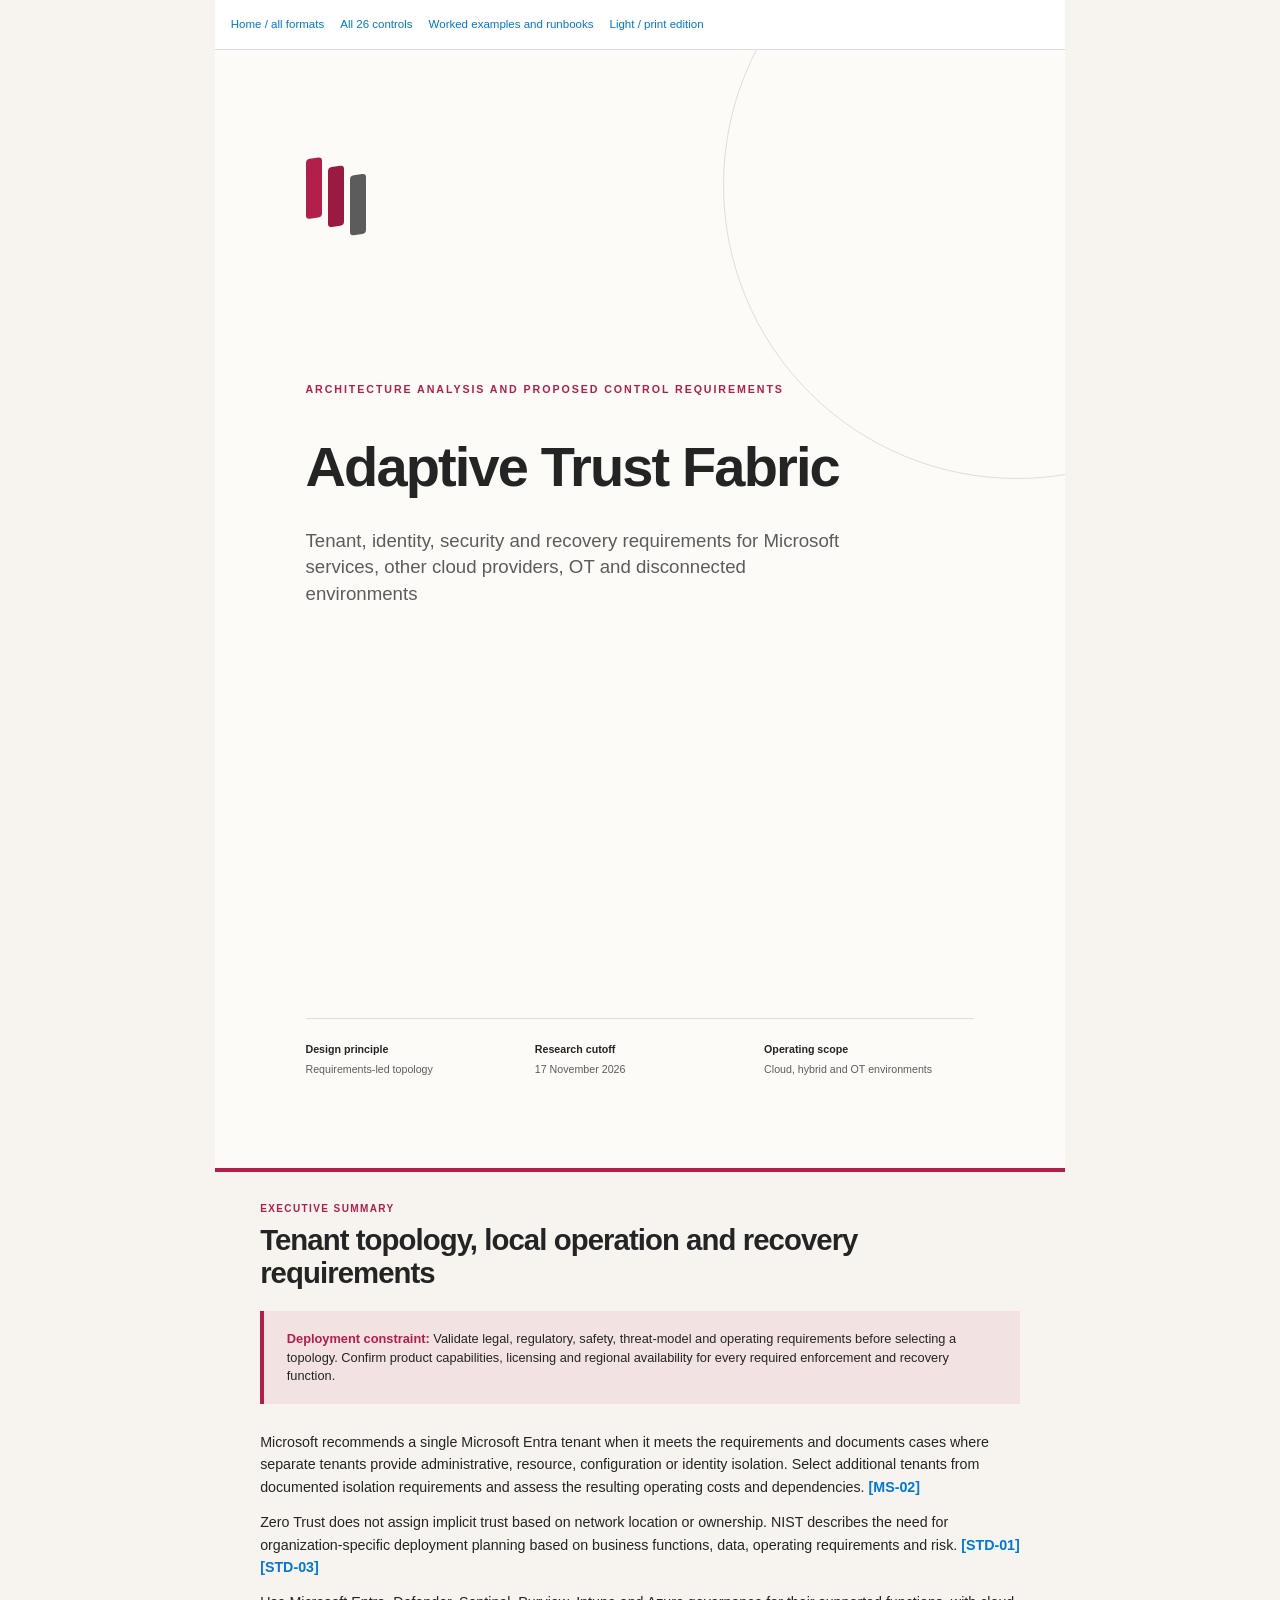
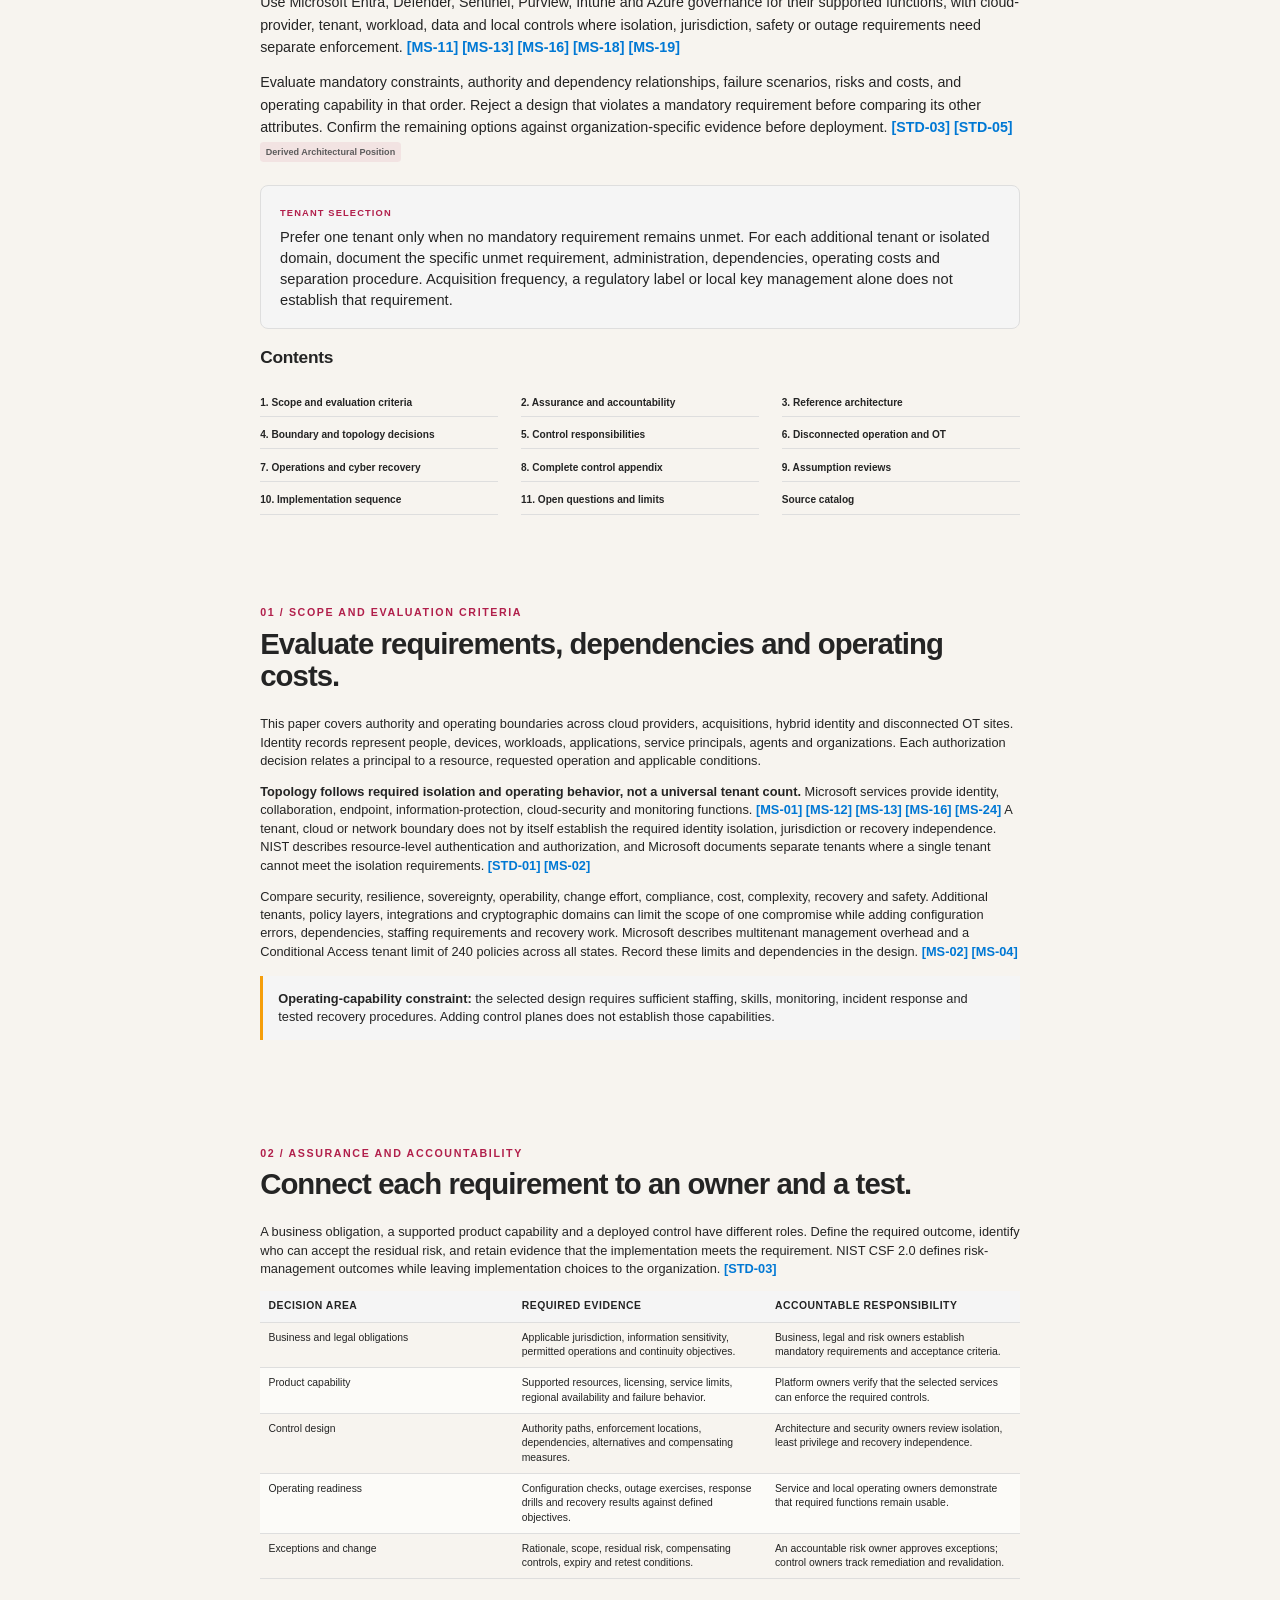
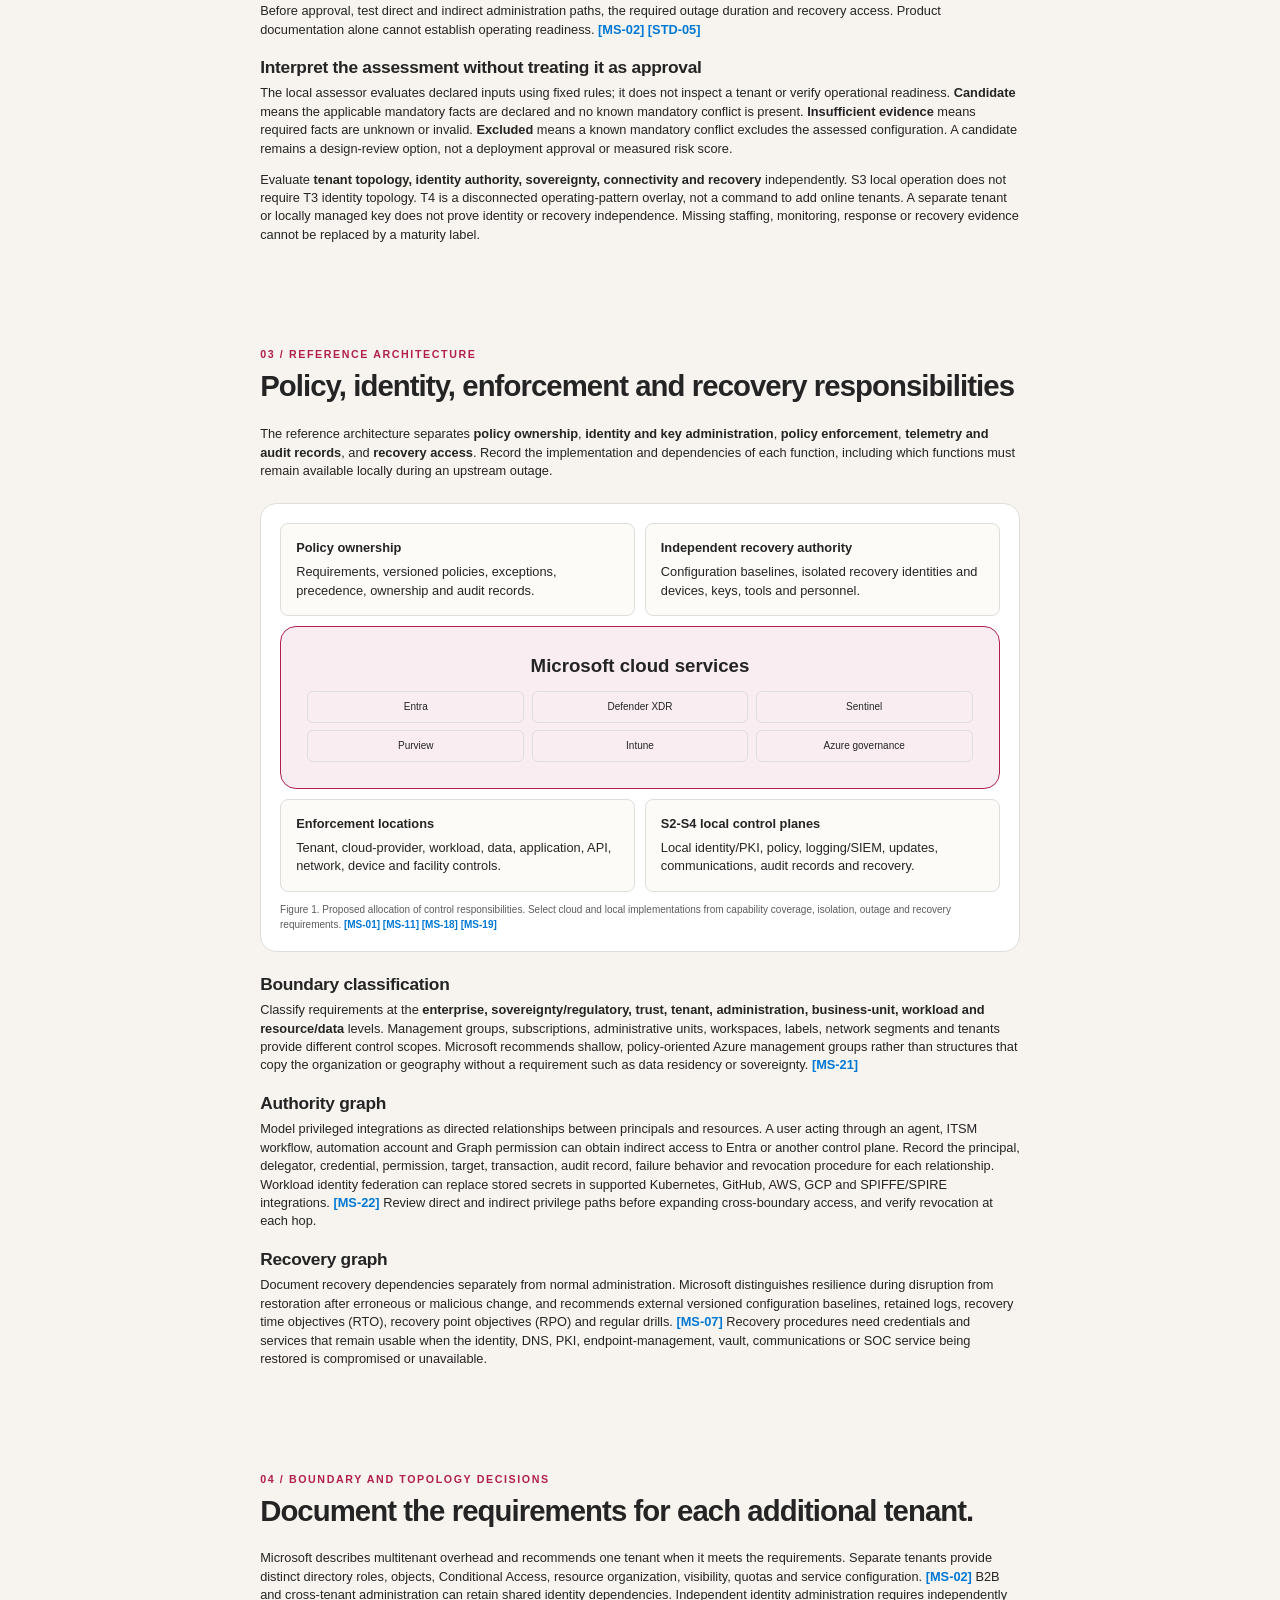
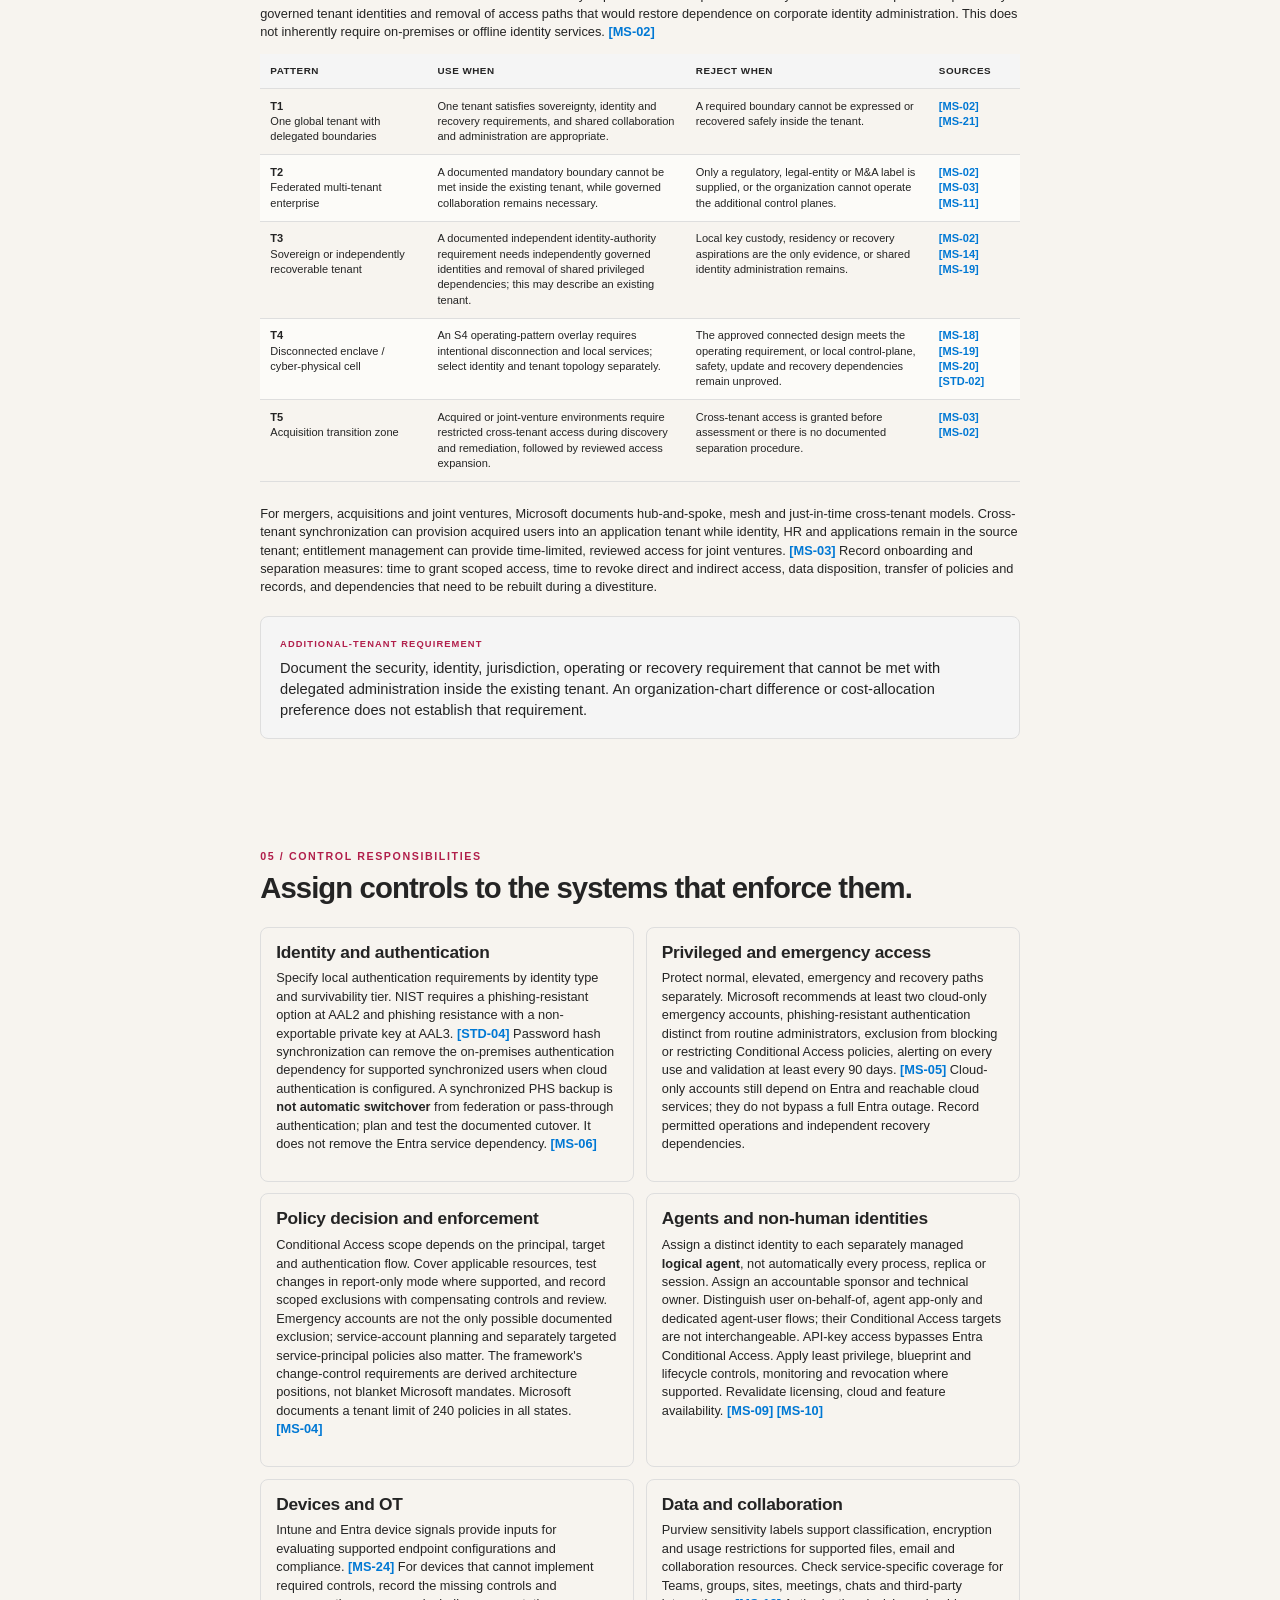
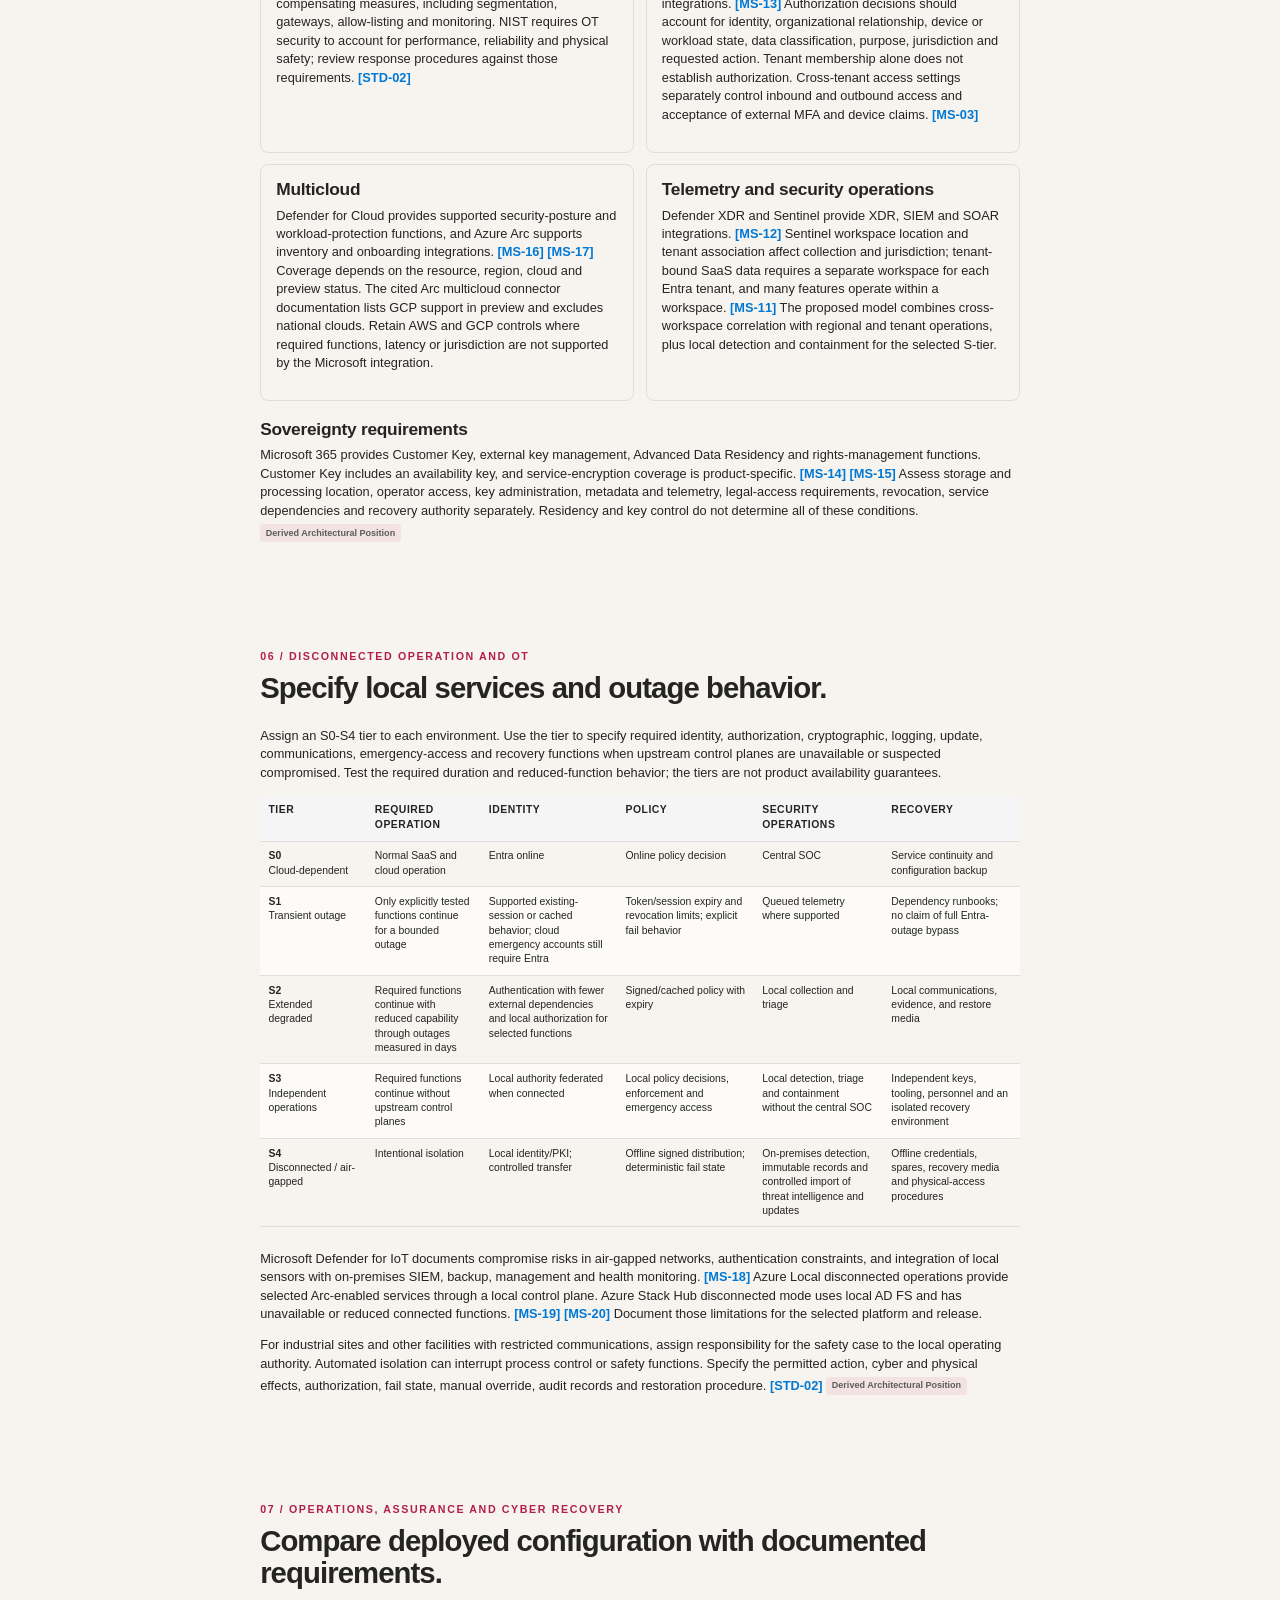
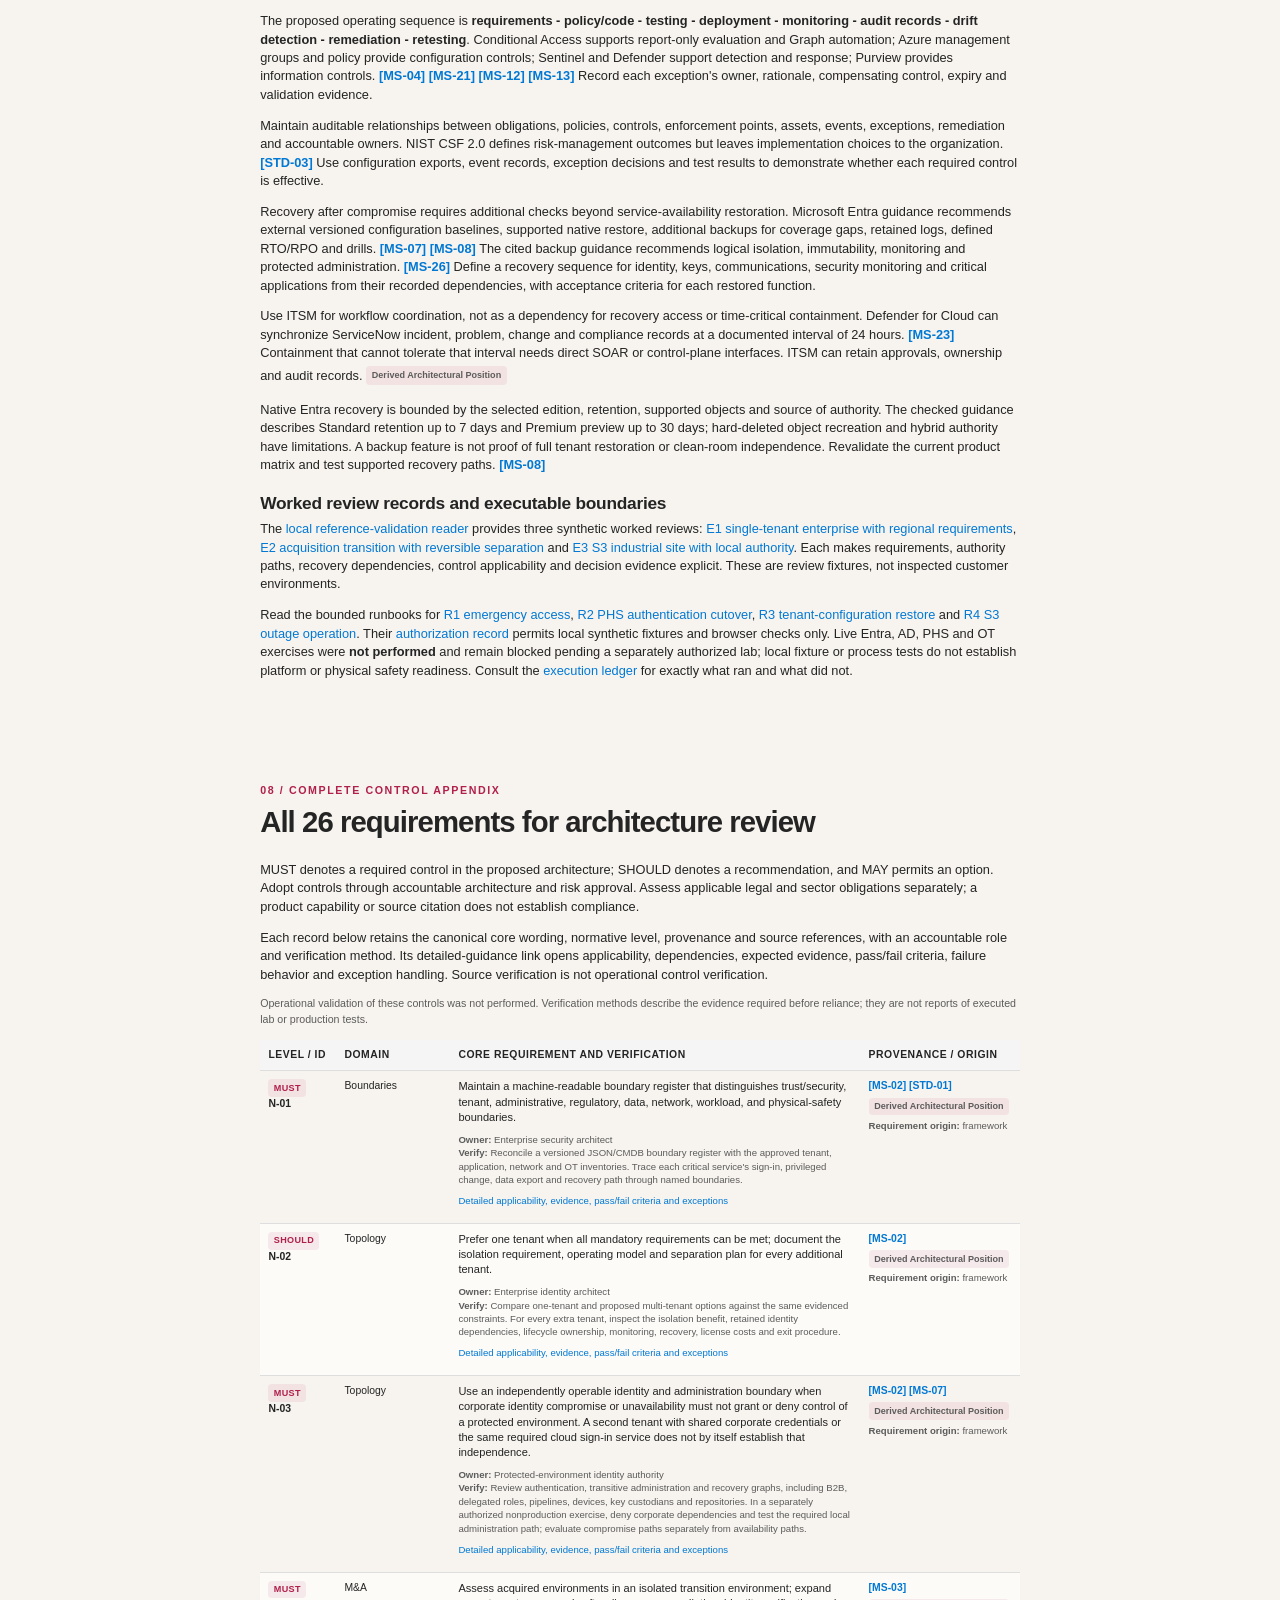
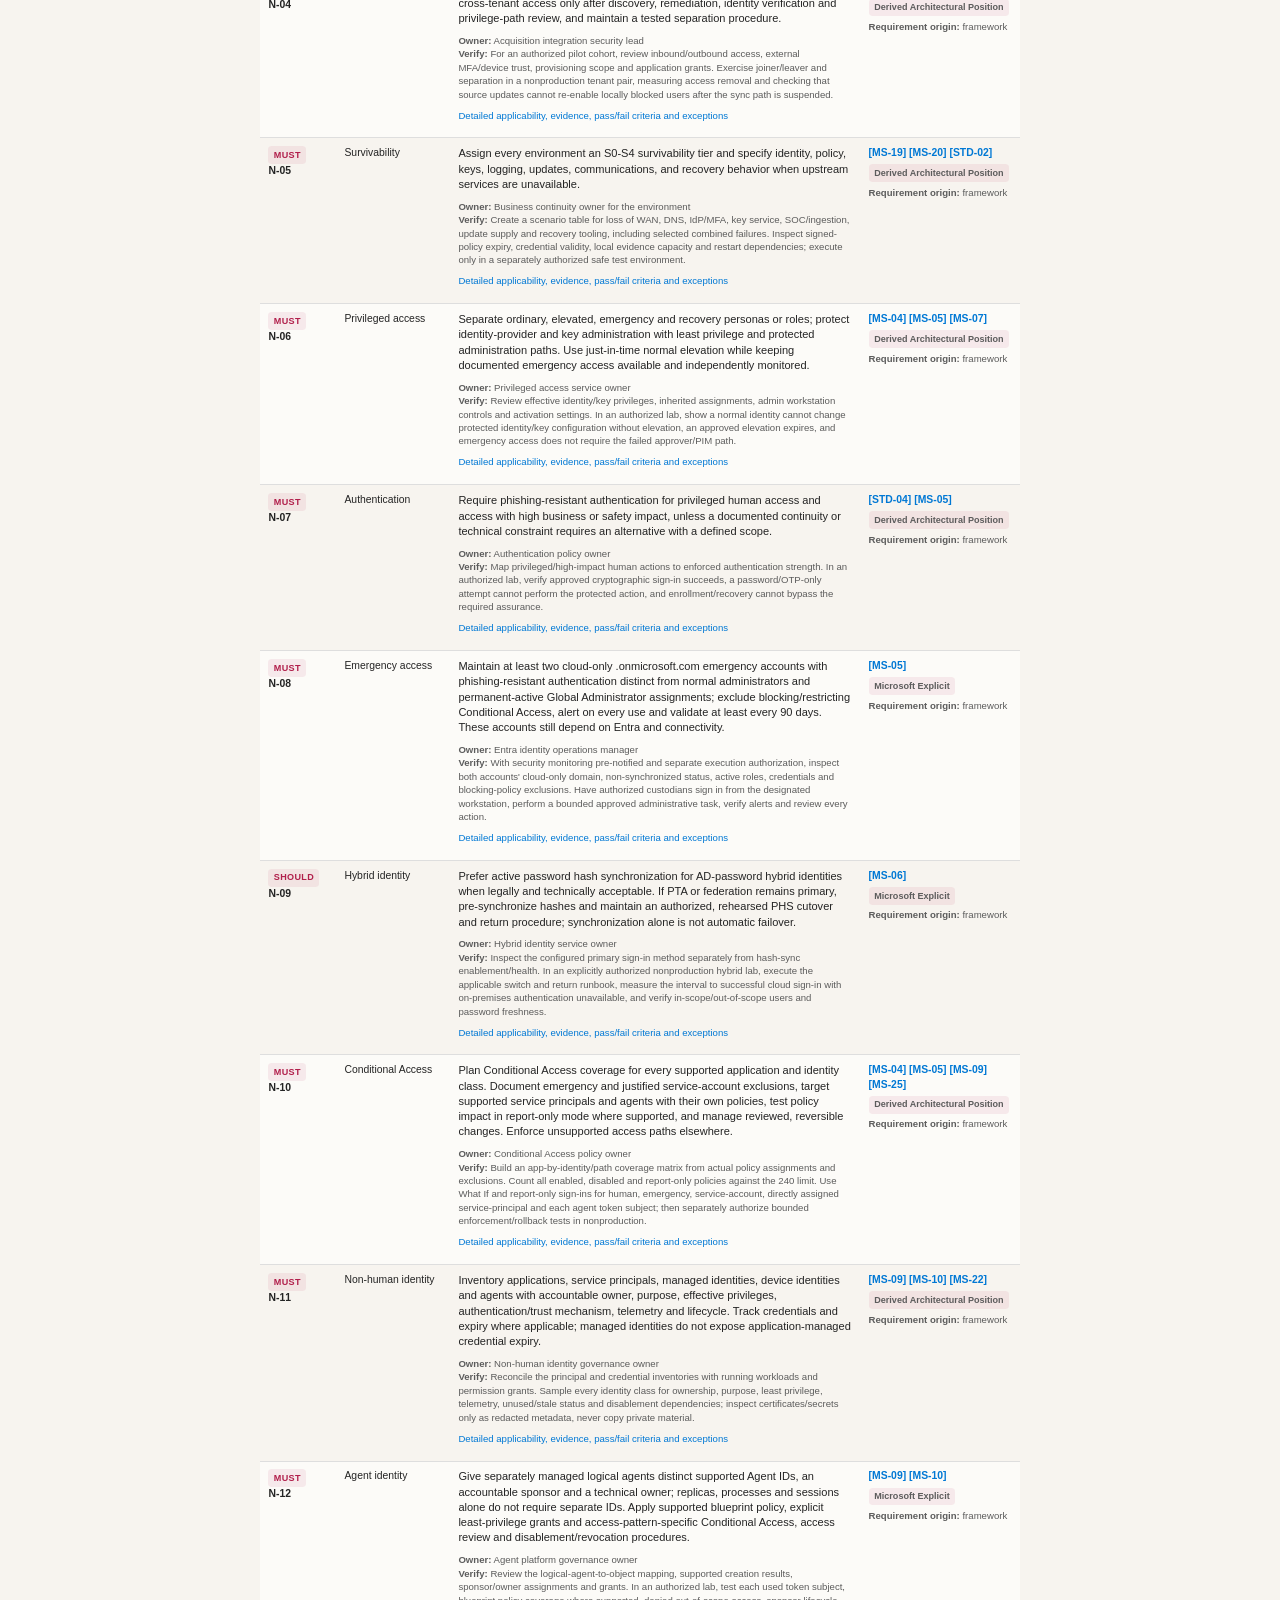
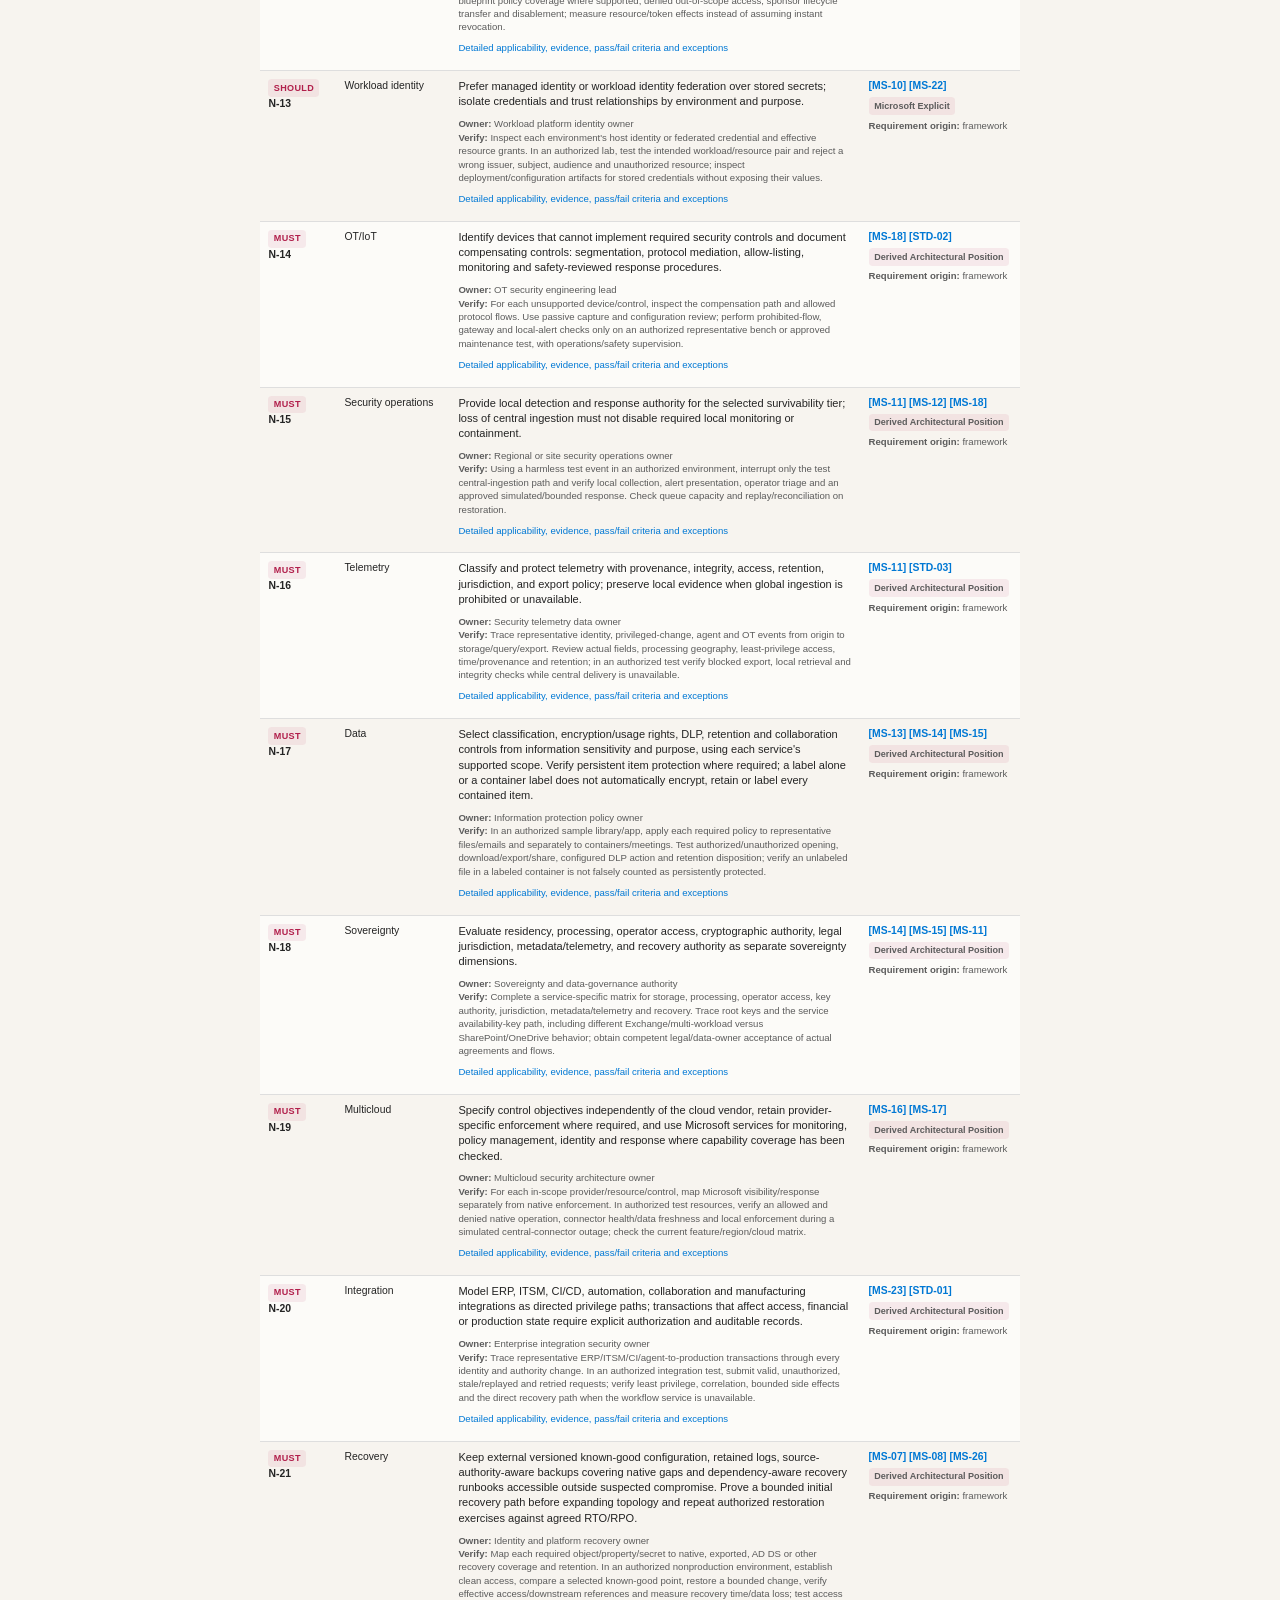
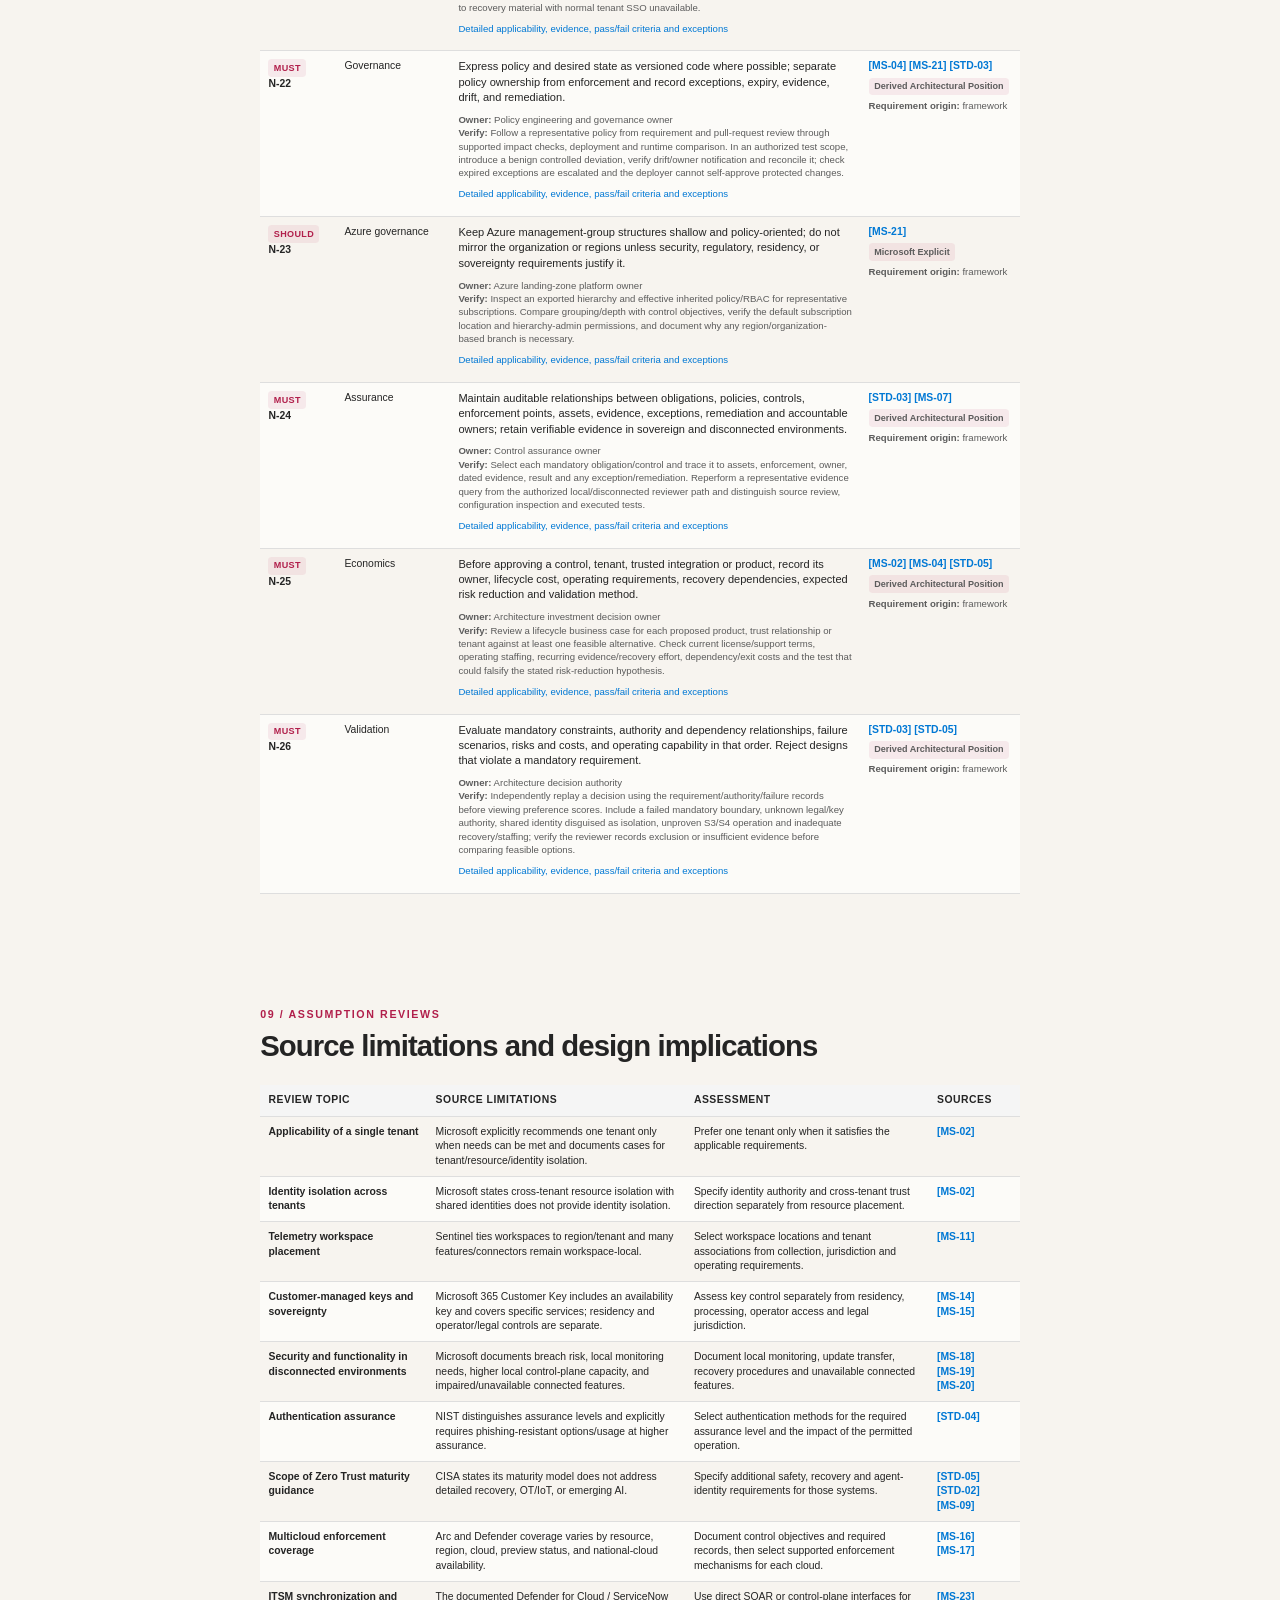
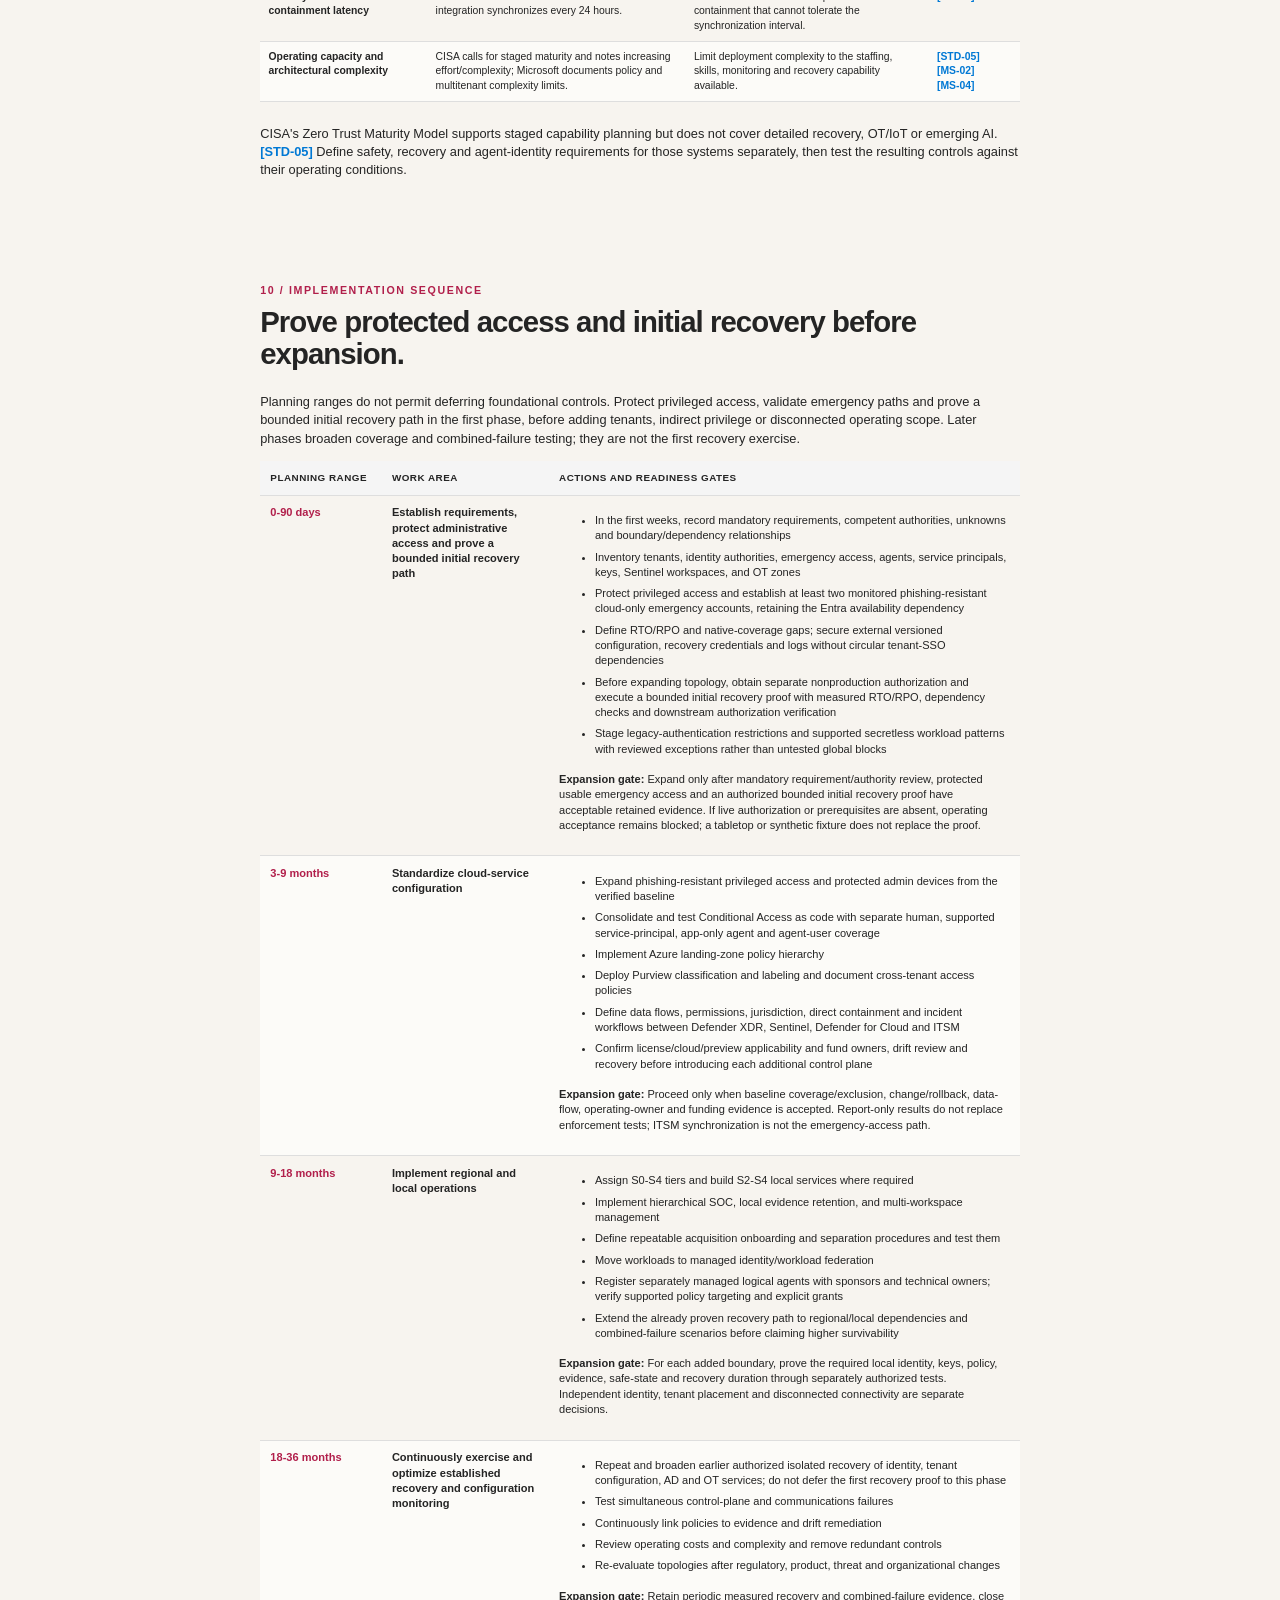
<file: position-paper/position-paper.html>
<!doctype html>
<html lang="en"><head><meta charset="utf-8"><meta name="viewport" content="width=device-width, initial-scale=1"><title>Adaptive Trust Fabric - Position Paper</title>
<script>
  (() => {
    const param = new URLSearchParams(window.location.search).get("clawpilotTheme");
    const theme =
      param || (window.matchMedia("(prefers-color-scheme: dark)").matches ? "dark" : "light");
    document.documentElement.setAttribute("data-theme", theme);
  })();
</script>
<style>
:root {
  color-scheme: light;
  --cp-bg: #f7f4ef;
  --cp-bg-elevated: #fcfbf8;
  --cp-surface: #ffffff;
  --cp-surface-soft: #f5f5f5;
  --cp-border: #dedede;
  --cp-border-strong: #919191;
  --cp-text: #242424;
  --cp-text-muted: #5c5c5c;
  --cp-text-soft: #6f6f6f;
  --cp-accent: #b11f4b;
  --cp-accent-hover: #9a1a41;
  --cp-accent-soft: rgba(177, 31, 75, 0.08);
  --cp-accent-fg: #ffffff;
  --cp-success: #16a34a;
  --cp-danger: #dc2626;
  --cp-warning: #f59e0b;
  --cp-link: #0078d4;
  --cp-shadow: 0 18px 48px rgba(0, 0, 0, 0.12);
  --cp-overlay: rgba(255, 255, 255, 0.8);
  --cp-panel: rgba(255, 255, 255, 0.86);
  --cp-panel-strong: rgba(255, 255, 255, 0.96);
  --cp-sheen: rgba(255, 255, 255, 0.55);
  --cp-highlight: rgba(177, 31, 75, 0.12);
}
html[data-theme="dark"] {
  color-scheme: dark;
  --cp-bg: #3d3b3a;
  --cp-bg-elevated: #343231;
  --cp-surface: #292929;
  --cp-surface-soft: #2e2e2e;
  --cp-border: #474747;
  --cp-border-strong: #5f5f5f;
  --cp-text: #dedede;
  --cp-text-muted: #919191;
  --cp-text-soft: #b0b0b0;
  --cp-accent: #fd8ea1;
  --cp-accent-hover: #fb7b91;
  --cp-accent-soft: rgba(253, 142, 161, 0.14);
  --cp-accent-fg: #1a1a1a;
  --cp-success: #4ade80;
  --cp-danger: #f87171;
  --cp-warning: #fbbf24;
  --cp-link: #4da6ff;
  --cp-shadow: 0 18px 48px rgba(0, 0, 0, 0.32);
  --cp-overlay: rgba(41, 41, 41, 0.88);
  --cp-panel: rgba(41, 41, 41, 0.72);
  --cp-panel-strong: rgba(41, 41, 41, 0.96);
  --cp-sheen: rgba(255, 255, 255, 0.04);
  --cp-highlight: rgba(253, 142, 161, 0.12);
}
</style>
<link rel="stylesheet" href="paper.css"></head><body>
<nav class="paper-nav" aria-label="Paper navigation"><a href="../index.html">Home / all formats</a><a href="#s8">All 26 controls</a><a href="../reference-validation/index.html">Worked examples and runbooks</a><a href="?clawpilotTheme=light">Light / print edition</a></nav>
<section class="cover">
  <div class="mark"><i></i><i></i><i></i></div>
  <p class="eyebrow">Architecture analysis and proposed control requirements</p>
  <h1>Adaptive Trust Fabric</h1>
  <p class="subtitle">Tenant, identity, security and recovery requirements for Microsoft services, other cloud providers, OT and disconnected environments</p>
  <div class="meta"><div><strong>Design principle</strong>Requirements-led topology</div><div><strong>Research cutoff</strong>17 November 2026</div><div><strong>Operating scope</strong>Cloud, hybrid and OT environments</div></div>
</section>

<section class="front">
  <p class="kicker">Executive summary</p>
  <h2>Tenant topology, local operation and recovery requirements</h2>
  <div class="banner"><strong>Deployment constraint:</strong> Validate legal, regulatory, safety, threat-model and operating requirements before selecting a topology. Confirm product capabilities, licensing and regional availability for every required enforcement and recovery function.</div>
  <p class="abstract">Microsoft recommends a single Microsoft Entra tenant when it meets the requirements and documents cases where separate tenants provide administrative, resource, configuration or identity isolation. Select additional tenants from documented isolation requirements and assess the resulting operating costs and dependencies. <span class="ref">[MS-02]</span></p>
  <p class="abstract">Zero Trust does not assign implicit trust based on network location or ownership. NIST describes the need for organization-specific deployment planning based on business functions, data, operating requirements and risk. <span class="ref">[STD-01]</span> <span class="ref">[STD-03]</span></p>
  <p class="abstract">Use Microsoft Entra, Defender, Sentinel, Purview, Intune and Azure governance for their supported functions, with cloud-provider, tenant, workload, data and local controls where isolation, jurisdiction, safety or outage requirements need separate enforcement. <span class="ref">[MS-11]</span> <span class="ref">[MS-13]</span> <span class="ref">[MS-16]</span> <span class="ref">[MS-18]</span> <span class="ref">[MS-19]</span></p>
  <p class="abstract">Evaluate mandatory constraints, authority and dependency relationships, failure scenarios, risks and costs, and operating capability in that order. Reject a design that violates a mandatory requirement before comparing its other attributes. Confirm the remaining options against organization-specific evidence before deployment. <span class="ref">[STD-03]</span> <span class="ref">[STD-05]</span> <span class="provenance derived">Derived Architectural Position</span></p>
  <div class="callout"><span class="label">Tenant selection</span><p>Prefer one tenant only when no mandatory requirement remains unmet. For each additional tenant or isolated domain, document the specific unmet requirement, administration, dependencies, operating costs and separation procedure. Acquisition frequency, a regulatory label or local key management alone does not establish that requirement.</p></div>
  <h3>Contents</h3>
  <div class="toc">
    <a href="#s1">1. Scope and evaluation criteria</a><a href="#s2">2. Assurance and accountability</a>
    <a href="#s3">3. Reference architecture</a><a href="#s4">4. Boundary and topology decisions</a>
    <a href="#s5">5. Control responsibilities</a><a href="#s6">6. Disconnected operation and OT</a>
    <a href="#s7">7. Operations and cyber recovery</a><a href="#s8">8. Complete control appendix</a>
    <a href="#s9">9. Assumption reviews</a><a href="#s10">10. Implementation sequence</a>
    <a href="#s11">11. Open questions and limits</a><a href="#sources">Source catalog</a>
  </div>
</section>

<section class="section" id="s1">
  <p class="section-num">01 / Scope and evaluation criteria</p><h2>Evaluate requirements, dependencies and operating costs.</h2>
  <p>This paper covers authority and operating boundaries across cloud providers, acquisitions, hybrid identity and disconnected OT sites. Identity records represent people, devices, workloads, applications, service principals, agents and organizations. Each authorization decision relates a principal to a resource, requested operation and applicable conditions.</p>
  <p><b>Topology follows required isolation and operating behavior, not a universal tenant count.</b> Microsoft services provide identity, collaboration, endpoint, information-protection, cloud-security and monitoring functions. <span class="ref">[MS-01]</span> <span class="ref">[MS-12]</span> <span class="ref">[MS-13]</span> <span class="ref">[MS-16]</span> <span class="ref">[MS-24]</span> A tenant, cloud or network boundary does not by itself establish the required identity isolation, jurisdiction or recovery independence. NIST describes resource-level authentication and authorization, and Microsoft documents separate tenants where a single tenant cannot meet the isolation requirements. <span class="ref">[STD-01]</span> <span class="ref">[MS-02]</span></p>
  <p>Compare security, resilience, sovereignty, operability, change effort, compliance, cost, complexity, recovery and safety. Additional tenants, policy layers, integrations and cryptographic domains can limit the scope of one compromise while adding configuration errors, dependencies, staffing requirements and recovery work. Microsoft describes multitenant management overhead and a Conditional Access tenant limit of 240 policies across all states. Record these limits and dependencies in the design. <span class="ref">[MS-02]</span> <span class="ref">[MS-04]</span></p>
  <div class="warning"><b>Operating-capability constraint:</b> the selected design requires sufficient staffing, skills, monitoring, incident response and tested recovery procedures. Adding control planes does not establish those capabilities.</div>
</section>

<section class="section" id="s2">
  <p class="section-num">02 / Assurance and accountability</p><h2>Connect each requirement to an owner and a test.</h2>
  <p>A business obligation, a supported product capability and a deployed control have different roles. Define the required outcome, identify who can accept the residual risk, and retain evidence that the implementation meets the requirement. NIST CSF 2.0 defines risk-management outcomes while leaving implementation choices to the organization. <span class="ref">[STD-03]</span></p>
  <table class="compact"><thead><tr><th>Decision area</th><th>Required evidence</th><th>Accountable responsibility</th></tr></thead><tbody>
    <tr><td>Business and legal obligations</td><td>Applicable jurisdiction, information sensitivity, permitted operations and continuity objectives.</td><td>Business, legal and risk owners establish mandatory requirements and acceptance criteria.</td></tr>
    <tr><td>Product capability</td><td>Supported resources, licensing, service limits, regional availability and failure behavior.</td><td>Platform owners verify that the selected services can enforce the required controls.</td></tr>
    <tr><td>Control design</td><td>Authority paths, enforcement locations, dependencies, alternatives and compensating measures.</td><td>Architecture and security owners review isolation, least privilege and recovery independence.</td></tr>
    <tr><td>Operating readiness</td><td>Configuration checks, outage exercises, response drills and recovery results against defined objectives.</td><td>Service and local operating owners demonstrate that required functions remain usable.</td></tr>
    <tr><td>Exceptions and change</td><td>Rationale, scope, residual risk, compensating controls, expiry and retest conditions.</td><td>An accountable risk owner approves exceptions; control owners track remediation and revalidation.</td></tr>
  </tbody></table>
  <p>Before approval, test direct and indirect administration paths, the required outage duration and recovery access. Product documentation alone cannot establish operating readiness. <span class="ref">[MS-02]</span> <span class="ref">[STD-05]</span></p>
  <h3>Interpret the assessment without treating it as approval</h3>
  <p>The local assessor evaluates declared inputs using fixed rules; it does not inspect a tenant or verify operational readiness. <b>Candidate</b> means the applicable mandatory facts are declared and no known mandatory conflict is present. <b>Insufficient evidence</b> means required facts are unknown or invalid. <b>Excluded</b> means a known mandatory conflict excludes the assessed configuration. A candidate remains a design-review option, not a deployment approval or measured risk score.</p>
  <p>Evaluate <b>tenant topology, identity authority, sovereignty, connectivity and recovery</b> independently. S3 local operation does not require T3 identity topology. T4 is a disconnected operating-pattern overlay, not a command to add online tenants. A separate tenant or locally managed key does not prove identity or recovery independence. Missing staffing, monitoring, response or recovery evidence cannot be replaced by a maturity label.</p>
</section>

<section class="section" id="s3">
  <p class="section-num">03 / Reference architecture</p><h2>Policy, identity, enforcement and recovery responsibilities</h2>
  <p>The reference architecture separates <b>policy ownership</b>, <b>identity and key administration</b>, <b>policy enforcement</b>, <b>telemetry and audit records</b>, and <b>recovery access</b>. Record the implementation and dependencies of each function, including which functions must remain available locally during an upstream outage.</p>
  <figure class="figure">
    <div class="arch">
      <div class="arch-row"><div class="arch-node"><b>Policy ownership</b>Requirements, versioned policies, exceptions, precedence, ownership and audit records.</div><div class="arch-node"><b>Independent recovery authority</b>Configuration baselines, isolated recovery identities and devices, keys, tools and personnel.</div></div>
      <div class="arch-core"><strong>Microsoft cloud services</strong><div class="core-pills"><span>Entra</span><span>Defender XDR</span><span>Sentinel</span><span>Purview</span><span>Intune</span><span>Azure governance</span></div></div>
      <div class="arch-row bottom"><div class="arch-node"><b>Enforcement locations</b>Tenant, cloud-provider, workload, data, application, API, network, device and facility controls.</div><div class="arch-node"><b>S2-S4 local control planes</b>Local identity/PKI, policy, logging/SIEM, updates, communications, audit records and recovery.</div></div>
    </div>
    <figcaption>Figure 1. Proposed allocation of control responsibilities. Select cloud and local implementations from capability coverage, isolation, outage and recovery requirements. <span class="ref">[MS-01]</span> <span class="ref">[MS-11]</span> <span class="ref">[MS-18]</span> <span class="ref">[MS-19]</span></figcaption>
  </figure>
  <h3>Boundary classification</h3>
  <p>Classify requirements at the <b>enterprise, sovereignty/regulatory, trust, tenant, administration, business-unit, workload and resource/data</b> levels. Management groups, subscriptions, administrative units, workspaces, labels, network segments and tenants provide different control scopes. Microsoft recommends shallow, policy-oriented Azure management groups rather than structures that copy the organization or geography without a requirement such as data residency or sovereignty. <span class="ref">[MS-21]</span></p>
  <h3>Authority graph</h3>
  <p>Model privileged integrations as directed relationships between principals and resources. A user acting through an agent, ITSM workflow, automation account and Graph permission can obtain indirect access to Entra or another control plane. Record the principal, delegator, credential, permission, target, transaction, audit record, failure behavior and revocation procedure for each relationship. Workload identity federation can replace stored secrets in supported Kubernetes, GitHub, AWS, GCP and SPIFFE/SPIRE integrations. <span class="ref">[MS-22]</span> Review direct and indirect privilege paths before expanding cross-boundary access, and verify revocation at each hop.</p>
  <h3>Recovery graph</h3>
  <p>Document recovery dependencies separately from normal administration. Microsoft distinguishes resilience during disruption from restoration after erroneous or malicious change, and recommends external versioned configuration baselines, retained logs, recovery time objectives (RTO), recovery point objectives (RPO) and regular drills. <span class="ref">[MS-07]</span> Recovery procedures need credentials and services that remain usable when the identity, DNS, PKI, endpoint-management, vault, communications or SOC service being restored is compromised or unavailable.</p>
</section>

<section class="section" id="s4">
  <p class="section-num">04 / Boundary and topology decisions</p><h2>Document the requirements for each additional tenant.</h2>
  <p>Microsoft describes multitenant overhead and recommends one tenant when it meets the requirements. Separate tenants provide distinct directory roles, objects, Conditional Access, resource organization, visibility, quotas and service configuration. <span class="ref">[MS-02]</span> B2B and cross-tenant administration can retain shared identity dependencies. Independent identity administration requires independently governed tenant identities and removal of access paths that would restore dependence on corporate identity administration. This does not inherently require on-premises or offline identity services. <span class="ref">[MS-02]</span></p>
  <table>
    <thead><tr><th style="width:22%">Pattern</th><th style="width:34%">Use when</th><th style="width:32%">Reject when</th><th style="width:12%">Sources</th></tr></thead>
    <tbody>
      <tr><td><b>T1</b><br>One global tenant with delegated boundaries</td><td>One tenant satisfies sovereignty, identity and recovery requirements, and shared collaboration and administration are appropriate.</td><td>A required boundary cannot be expressed or recovered safely inside the tenant.</td><td><span class="ref">[MS-02]</span> <span class="ref">[MS-21]</span></td></tr>
      <tr><td><b>T2</b><br>Federated multi-tenant enterprise</td><td>A documented mandatory boundary cannot be met inside the existing tenant, while governed collaboration remains necessary.</td><td>Only a regulatory, legal-entity or M&amp;A label is supplied, or the organization cannot operate the additional control planes.</td><td><span class="ref">[MS-02]</span> <span class="ref">[MS-03]</span> <span class="ref">[MS-11]</span></td></tr>
      <tr><td><b>T3</b><br>Sovereign or independently recoverable tenant</td><td>A documented independent identity-authority requirement needs independently governed identities and removal of shared privileged dependencies; this may describe an existing tenant.</td><td>Local key custody, residency or recovery aspirations are the only evidence, or shared identity administration remains.</td><td><span class="ref">[MS-02]</span> <span class="ref">[MS-14]</span> <span class="ref">[MS-19]</span></td></tr>
      <tr><td><b>T4</b><br>Disconnected enclave / cyber-physical cell</td><td>An S4 operating-pattern overlay requires intentional disconnection and local services; select identity and tenant topology separately.</td><td>The approved connected design meets the operating requirement, or local control-plane, safety, update and recovery dependencies remain unproved.</td><td><span class="ref">[MS-18]</span> <span class="ref">[MS-19]</span> <span class="ref">[MS-20]</span> <span class="ref">[STD-02]</span></td></tr>
      <tr><td><b>T5</b><br>Acquisition transition zone</td><td>Acquired or joint-venture environments require restricted cross-tenant access during discovery and remediation, followed by reviewed access expansion.</td><td>Cross-tenant access is granted before assessment or there is no documented separation procedure.</td><td><span class="ref">[MS-03]</span> <span class="ref">[MS-02]</span></td></tr>
    </tbody>
  </table>
  <p>For mergers, acquisitions and joint ventures, Microsoft documents hub-and-spoke, mesh and just-in-time cross-tenant models. Cross-tenant synchronization can provision acquired users into an application tenant while identity, HR and applications remain in the source tenant; entitlement management can provide time-limited, reviewed access for joint ventures. <span class="ref">[MS-03]</span> Record onboarding and separation measures: time to grant scoped access, time to revoke direct and indirect access, data disposition, transfer of policies and records, and dependencies that need to be rebuilt during a divestiture.</p>
  <div class="callout"><span class="label">Additional-tenant requirement</span><p>Document the security, identity, jurisdiction, operating or recovery requirement that cannot be met with delegated administration inside the existing tenant. An organization-chart difference or cost-allocation preference does not establish that requirement.</p></div>
</section>

<section class="section" id="s5">
  <p class="section-num">05 / Control responsibilities</p><h2>Assign controls to the systems that enforce them.</h2>
  <div class="matrix">
    <article><h3>Identity and authentication</h3><p>Specify local authentication requirements by identity type and survivability tier. NIST requires a phishing-resistant option at AAL2 and phishing resistance with a non-exportable private key at AAL3. <span class="ref">[STD-04]</span> Password hash synchronization can remove the on-premises authentication dependency for supported synchronized users when cloud authentication is configured. A synchronized PHS backup is <b>not automatic switchover</b> from federation or pass-through authentication; plan and test the documented cutover. It does not remove the Entra service dependency. <span class="ref">[MS-06]</span></p></article>
    <article><h3>Privileged and emergency access</h3><p>Protect normal, elevated, emergency and recovery paths separately. Microsoft recommends at least two cloud-only emergency accounts, phishing-resistant authentication distinct from routine administrators, exclusion from blocking or restricting Conditional Access policies, alerting on every use and validation at least every 90 days. <span class="ref">[MS-05]</span> Cloud-only accounts still depend on Entra and reachable cloud services; they do not bypass a full Entra outage. Record permitted operations and independent recovery dependencies.</p></article>
    <article><h3>Policy decision and enforcement</h3><p>Conditional Access scope depends on the principal, target and authentication flow. Cover applicable resources, test changes in report-only mode where supported, and record scoped exclusions with compensating controls and review. Emergency accounts are not the only possible documented exclusion; service-account planning and separately targeted service-principal policies also matter. The framework's change-control requirements are derived architecture positions, not blanket Microsoft mandates. Microsoft documents a tenant limit of 240 policies in all states. <span class="ref">[MS-04]</span></p></article>
    <article><h3>Agents and non-human identities</h3><p>Assign a distinct identity to each separately managed <b>logical agent</b>, not automatically every process, replica or session. Assign an accountable sponsor and technical owner. Distinguish user on-behalf-of, agent app-only and dedicated agent-user flows; their Conditional Access targets are not interchangeable. API-key access bypasses Entra Conditional Access. Apply least privilege, blueprint and lifecycle controls, monitoring and revocation where supported. Revalidate licensing, cloud and feature availability. <span class="ref">[MS-09]</span> <span class="ref">[MS-10]</span></p></article>
    <article><h3>Devices and OT</h3><p>Intune and Entra device signals provide inputs for evaluating supported endpoint configurations and compliance. <span class="ref">[MS-24]</span> For devices that cannot implement required controls, record the missing controls and compensating measures, including segmentation, gateways, allow-listing and monitoring. NIST requires OT security to account for performance, reliability and physical safety; review response procedures against those requirements. <span class="ref">[STD-02]</span></p></article>
    <article><h3>Data and collaboration</h3><p>Purview sensitivity labels support classification, encryption and usage restrictions for supported files, email and collaboration resources. Check service-specific coverage for Teams, groups, sites, meetings, chats and third-party integrations. <span class="ref">[MS-13]</span> Authorization decisions should account for identity, organizational relationship, device or workload state, data classification, purpose, jurisdiction and requested action. Tenant membership alone does not establish authorization. Cross-tenant access settings separately control inbound and outbound access and acceptance of external MFA and device claims. <span class="ref">[MS-03]</span></p></article>
    <article><h3>Multicloud</h3><p>Defender for Cloud provides supported security-posture and workload-protection functions, and Azure Arc supports inventory and onboarding integrations. <span class="ref">[MS-16]</span> <span class="ref">[MS-17]</span> Coverage depends on the resource, region, cloud and preview status. The cited Arc multicloud connector documentation lists GCP support in preview and excludes national clouds. Retain AWS and GCP controls where required functions, latency or jurisdiction are not supported by the Microsoft integration.</p></article>
    <article><h3>Telemetry and security operations</h3><p>Defender XDR and Sentinel provide XDR, SIEM and SOAR integrations. <span class="ref">[MS-12]</span> Sentinel workspace location and tenant association affect collection and jurisdiction; tenant-bound SaaS data requires a separate workspace for each Entra tenant, and many features operate within a workspace. <span class="ref">[MS-11]</span> The proposed model combines cross-workspace correlation with regional and tenant operations, plus local detection and containment for the selected S-tier.</p></article>
  </div>
  <h3>Sovereignty requirements</h3>
  <p>Microsoft 365 provides Customer Key, external key management, Advanced Data Residency and rights-management functions. Customer Key includes an availability key, and service-encryption coverage is product-specific. <span class="ref">[MS-14]</span> <span class="ref">[MS-15]</span> Assess storage and processing location, operator access, key administration, metadata and telemetry, legal-access requirements, revocation, service dependencies and recovery authority separately. Residency and key control do not determine all of these conditions. <span class="provenance derived">Derived Architectural Position</span></p>
</section>

<section class="section" id="s6">
  <p class="section-num">06 / Disconnected operation and OT</p><h2>Specify local services and outage behavior.</h2>
  <p>Assign an S0-S4 tier to each environment. Use the tier to specify required identity, authorization, cryptographic, logging, update, communications, emergency-access and recovery functions when upstream control planes are unavailable or suspected compromised. Test the required duration and reduced-function behavior; the tiers are not product availability guarantees.</p>
  <table class="compact">
    <thead><tr><th style="width:14%">Tier</th><th style="width:15%">Required operation</th><th style="width:18%">Identity</th><th style="width:18%">Policy</th><th style="width:17%">Security operations</th><th style="width:18%">Recovery</th></tr></thead>
    <tbody>
      <tr><td><b>S0</b><br>Cloud-dependent</td><td>Normal SaaS and cloud operation</td><td>Entra online</td><td>Online policy decision</td><td>Central SOC</td><td>Service continuity and configuration backup</td></tr>
      <tr><td><b>S1</b><br>Transient outage</td><td>Only explicitly tested functions continue for a bounded outage</td><td>Supported existing-session or cached behavior; cloud emergency accounts still require Entra</td><td>Token/session expiry and revocation limits; explicit fail behavior</td><td>Queued telemetry where supported</td><td>Dependency runbooks; no claim of full Entra-outage bypass</td></tr>
      <tr><td><b>S2</b><br>Extended degraded</td><td>Required functions continue with reduced capability through outages measured in days</td><td>Authentication with fewer external dependencies and local authorization for selected functions</td><td>Signed/cached policy with expiry</td><td>Local collection and triage</td><td>Local communications, evidence, and restore media</td></tr>
      <tr><td><b>S3</b><br>Independent operations</td><td>Required functions continue without upstream control planes</td><td>Local authority federated when connected</td><td>Local policy decisions, enforcement and emergency access</td><td>Local detection, triage and containment without the central SOC</td><td>Independent keys, tooling, personnel and an isolated recovery environment</td></tr>
      <tr><td><b>S4</b><br>Disconnected / air-gapped</td><td>Intentional isolation</td><td>Local identity/PKI; controlled transfer</td><td>Offline signed distribution; deterministic fail state</td><td>On-premises detection, immutable records and controlled import of threat intelligence and updates</td><td>Offline credentials, spares, recovery media and physical-access procedures</td></tr>
    </tbody>
  </table>
  <p>Microsoft Defender for IoT documents compromise risks in air-gapped networks, authentication constraints, and integration of local sensors with on-premises SIEM, backup, management and health monitoring. <span class="ref">[MS-18]</span> Azure Local disconnected operations provide selected Arc-enabled services through a local control plane. Azure Stack Hub disconnected mode uses local AD FS and has unavailable or reduced connected functions. <span class="ref">[MS-19]</span> <span class="ref">[MS-20]</span> Document those limitations for the selected platform and release.</p>
  <p>For industrial sites and other facilities with restricted communications, assign responsibility for the safety case to the local operating authority. Automated isolation can interrupt process control or safety functions. Specify the permitted action, cyber and physical effects, authorization, fail state, manual override, audit records and restoration procedure. <span class="ref">[STD-02]</span> <span class="provenance derived">Derived Architectural Position</span></p>
</section>

<section class="section" id="s7">
  <p class="section-num">07 / Operations, assurance and cyber recovery</p><h2>Compare deployed configuration with documented requirements.</h2>
  <p>The proposed operating sequence is <b>requirements - policy/code - testing - deployment - monitoring - audit records - drift detection - remediation - retesting</b>. Conditional Access supports report-only evaluation and Graph automation; Azure management groups and policy provide configuration controls; Sentinel and Defender support detection and response; Purview provides information controls. <span class="ref">[MS-04]</span> <span class="ref">[MS-21]</span> <span class="ref">[MS-12]</span> <span class="ref">[MS-13]</span> Record each exception's owner, rationale, compensating control, expiry and validation evidence.</p>
  <p>Maintain auditable relationships between obligations, policies, controls, enforcement points, assets, events, exceptions, remediation and accountable owners. NIST CSF 2.0 defines risk-management outcomes but leaves implementation choices to the organization. <span class="ref">[STD-03]</span> Use configuration exports, event records, exception decisions and test results to demonstrate whether each required control is effective.</p>
  <p>Recovery after compromise requires additional checks beyond service-availability restoration. Microsoft Entra guidance recommends external versioned configuration baselines, supported native restore, additional backups for coverage gaps, retained logs, defined RTO/RPO and drills. <span class="ref">[MS-07]</span> <span class="ref">[MS-08]</span> The cited backup guidance recommends logical isolation, immutability, monitoring and protected administration. <span class="ref">[MS-26]</span> Define a recovery sequence for identity, keys, communications, security monitoring and critical applications from their recorded dependencies, with acceptance criteria for each restored function.</p>
  <p>Use ITSM for workflow coordination, not as a dependency for recovery access or time-critical containment. Defender for Cloud can synchronize ServiceNow incident, problem, change and compliance records at a documented interval of 24 hours. <span class="ref">[MS-23]</span> Containment that cannot tolerate that interval needs direct SOAR or control-plane interfaces. ITSM can retain approvals, ownership and audit records. <span class="provenance derived">Derived Architectural Position</span></p>
  <p>Native Entra recovery is bounded by the selected edition, retention, supported objects and source of authority. The checked guidance describes Standard retention up to 7 days and Premium preview up to 30 days; hard-deleted object recreation and hybrid authority have limitations. A backup feature is not proof of full tenant restoration or clean-room independence. Revalidate the current product matrix and test supported recovery paths. <span class="ref">[MS-08]</span></p>
  <h3>Worked review records and executable boundaries</h3>
  <p>The <a href="../reference-validation/index.html">local reference-validation reader</a> provides three synthetic worked reviews: <a href="../reference-validation/index.html#case-E1">E1 single-tenant enterprise with regional requirements</a>, <a href="../reference-validation/index.html#case-E2">E2 acquisition transition with reversible separation</a> and <a href="../reference-validation/index.html#case-E3">E3 S3 industrial site with local authority</a>. Each makes requirements, authority paths, recovery dependencies, control applicability and decision evidence explicit. These are review fixtures, not inspected customer environments.</p>
  <p>Read the bounded runbooks for <a href="../reference-validation/index.html#runbook-R1">R1 emergency access</a>, <a href="../reference-validation/index.html#runbook-R2">R2 PHS authentication cutover</a>, <a href="../reference-validation/index.html#runbook-R3">R3 tenant-configuration restore</a> and <a href="../reference-validation/index.html#runbook-R4">R4 S3 outage operation</a>. Their <a href="../reference-validation/index.html#authorization">authorization record</a> permits local synthetic fixtures and browser checks only. Live Entra, AD, PHS and OT exercises were <b>not performed</b> and remain blocked pending a separately authorized lab; local fixture or process tests do not establish platform or physical safety readiness. Consult the <a href="../reference-validation/index.html#evidence">execution ledger</a> for exactly what ran and what did not.</p>
</section>

<section class="section" id="s8">
  <p class="section-num">08 / Complete control appendix</p><h2>All 26 requirements for architecture review</h2>
  <p>MUST denotes a required control in the proposed architecture; SHOULD denotes a recommendation, and MAY permits an option. Adopt controls through accountable architecture and risk approval. Assess applicable legal and sector obligations separately; a product capability or source citation does not establish compliance.</p>
  <p>Each record below retains the canonical core wording, normative level, provenance and source references, with an accountable role and verification method. Its detailed-guidance link opens applicability, dependencies, expected evidence, pass/fail criteria, failure behavior and exception handling. Source verification is not operational control verification.</p>
  <p class="note">Operational validation of these controls was not performed. Verification methods describe the evidence required before reliance; they are not reports of executed lab or production tests.</p>
<!-- BEGIN GENERATED:controls -->
  <table class="standard-table compact">
    <colgroup><col><col><col><col></colgroup>
    <thead><tr><th>Level / ID</th><th>Domain</th><th>Core requirement and verification</th><th>Provenance / origin</th></tr></thead>
    <tbody>
      <tr id="control-N-01" data-control-id="N-01"><td><span class="level must" data-field="level">MUST</span><br><b>N-01</b></td><td data-field="domain">Boundaries</td><td><p class="control-core" data-field="text">Maintain a machine-readable boundary register that distinguishes trust/security, tenant, administrative, regulatory, data, network, workload, and physical-safety boundaries.</p><p class="control-detail"><b>Owner:</b> Enterprise security architect<br><b>Verify:</b> Reconcile a versioned JSON/CMDB boundary register with the approved tenant, application, network and OT inventories. Trace each critical service&#39;s sign-in, privileged change, data export and recovery path through named boundaries.</p><p class="control-detail"><a href="../adaptive-trust-fabric-microsite/index.html#control-N-01">Detailed applicability, evidence, pass/fail criteria and exceptions</a></p></td><td><a class="ref" href="https://learn.microsoft.com/en-us/entra/architecture/secure-multiple-tenants">[MS-02]</a> <a class="ref" href="https://nvlpubs.nist.gov/nistpubs/SpecialPublications/NIST.SP.800-207.pdf">[STD-01]</a><br><span class="provenance" data-field="provenance">Derived Architectural Position</span><p class="control-detail"><b>Requirement origin:</b> framework</p></td></tr>
      <tr id="control-N-02" data-control-id="N-02"><td><span class="level should" data-field="level">SHOULD</span><br><b>N-02</b></td><td data-field="domain">Topology</td><td><p class="control-core" data-field="text">Prefer one tenant when all mandatory requirements can be met; document the isolation requirement, operating model and separation plan for every additional tenant.</p><p class="control-detail"><b>Owner:</b> Enterprise identity architect<br><b>Verify:</b> Compare one-tenant and proposed multi-tenant options against the same evidenced constraints. For every extra tenant, inspect the isolation benefit, retained identity dependencies, lifecycle ownership, monitoring, recovery, license costs and exit procedure.</p><p class="control-detail"><a href="../adaptive-trust-fabric-microsite/index.html#control-N-02">Detailed applicability, evidence, pass/fail criteria and exceptions</a></p></td><td><a class="ref" href="https://learn.microsoft.com/en-us/entra/architecture/secure-multiple-tenants">[MS-02]</a><br><span class="provenance" data-field="provenance">Derived Architectural Position</span><p class="control-detail"><b>Requirement origin:</b> framework</p></td></tr>
      <tr id="control-N-03" data-control-id="N-03"><td><span class="level must" data-field="level">MUST</span><br><b>N-03</b></td><td data-field="domain">Topology</td><td><p class="control-core" data-field="text">Use an independently operable identity and administration boundary when corporate identity compromise or unavailability must not grant or deny control of a protected environment. A second tenant with shared corporate credentials or the same required cloud sign-in service does not by itself establish that independence.</p><p class="control-detail"><b>Owner:</b> Protected-environment identity authority<br><b>Verify:</b> Review authentication, transitive administration and recovery graphs, including B2B, delegated roles, pipelines, devices, key custodians and repositories. In a separately authorized nonproduction exercise, deny corporate dependencies and test the required local administration path; evaluate compromise paths separately from availability paths.</p><p class="control-detail"><a href="../adaptive-trust-fabric-microsite/index.html#control-N-03">Detailed applicability, evidence, pass/fail criteria and exceptions</a></p></td><td><a class="ref" href="https://learn.microsoft.com/en-us/entra/architecture/secure-multiple-tenants">[MS-02]</a> <a class="ref" href="https://learn.microsoft.com/en-us/entra/architecture/recoverability-tenant">[MS-07]</a><br><span class="provenance" data-field="provenance">Derived Architectural Position</span><p class="control-detail"><b>Requirement origin:</b> framework</p></td></tr>
      <tr id="control-N-04" data-control-id="N-04"><td><span class="level must" data-field="level">MUST</span><br><b>N-04</b></td><td data-field="domain">M&amp;A</td><td><p class="control-core" data-field="text">Assess acquired environments in an isolated transition environment; expand cross-tenant access only after discovery, remediation, identity verification and privilege-path review, and maintain a tested separation procedure.</p><p class="control-detail"><b>Owner:</b> Acquisition integration security lead<br><b>Verify:</b> For an authorized pilot cohort, review inbound/outbound access, external MFA/device trust, provisioning scope and application grants. Exercise joiner/leaver and separation in a nonproduction tenant pair, measuring access removal and checking that source updates cannot re-enable locally blocked users after the sync path is suspended.</p><p class="control-detail"><a href="../adaptive-trust-fabric-microsite/index.html#control-N-04">Detailed applicability, evidence, pass/fail criteria and exceptions</a></p></td><td><a class="ref" href="https://learn.microsoft.com/en-us/entra/identity/multi-tenant-organizations/cross-tenant-synchronization-topology">[MS-03]</a><br><span class="provenance" data-field="provenance">Derived Architectural Position</span><p class="control-detail"><b>Requirement origin:</b> framework</p></td></tr>
      <tr id="control-N-05" data-control-id="N-05"><td><span class="level must" data-field="level">MUST</span><br><b>N-05</b></td><td data-field="domain">Survivability</td><td><p class="control-core" data-field="text">Assign every environment an S0-S4 survivability tier and specify identity, policy, keys, logging, updates, communications, and recovery behavior when upstream services are unavailable.</p><p class="control-detail"><b>Owner:</b> Business continuity owner for the environment<br><b>Verify:</b> Create a scenario table for loss of WAN, DNS, IdP/MFA, key service, SOC/ingestion, update supply and recovery tooling, including selected combined failures. Inspect signed-policy expiry, credential validity, local evidence capacity and restart dependencies; execute only in a separately authorized safe test environment.</p><p class="control-detail"><a href="../adaptive-trust-fabric-microsite/index.html#control-N-05">Detailed applicability, evidence, pass/fail criteria and exceptions</a></p></td><td><a class="ref" href="https://learn.microsoft.com/en-us/azure/azure-local/manage/disconnected-operations-overview?view=azloc-2610">[MS-19]</a> <a class="ref" href="https://learn.microsoft.com/en-us/azure-stack/operator/azure-stack-disconnected-deployment?view=azs-2604">[MS-20]</a> <a class="ref" href="https://nvlpubs.nist.gov/nistpubs/SpecialPublications/NIST.SP.800-82r3.pdf">[STD-02]</a><br><span class="provenance" data-field="provenance">Derived Architectural Position</span><p class="control-detail"><b>Requirement origin:</b> framework</p></td></tr>
      <tr id="control-N-06" data-control-id="N-06"><td><span class="level must" data-field="level">MUST</span><br><b>N-06</b></td><td data-field="domain">Privileged access</td><td><p class="control-core" data-field="text">Separate ordinary, elevated, emergency and recovery personas or roles; protect identity-provider and key administration with least privilege and protected administration paths. Use just-in-time normal elevation while keeping documented emergency access available and independently monitored.</p><p class="control-detail"><b>Owner:</b> Privileged access service owner<br><b>Verify:</b> Review effective identity/key privileges, inherited assignments, admin workstation controls and activation settings. In an authorized lab, show a normal identity cannot change protected identity/key configuration without elevation, an approved elevation expires, and emergency access does not require the failed approver/PIM path.</p><p class="control-detail"><a href="../adaptive-trust-fabric-microsite/index.html#control-N-06">Detailed applicability, evidence, pass/fail criteria and exceptions</a></p></td><td><a class="ref" href="https://learn.microsoft.com/en-us/entra/identity/conditional-access/plan-conditional-access">[MS-04]</a> <a class="ref" href="https://learn.microsoft.com/en-us/entra/identity/role-based-access-control/security-emergency-access">[MS-05]</a> <a class="ref" href="https://learn.microsoft.com/en-us/entra/architecture/recoverability-tenant">[MS-07]</a><br><span class="provenance" data-field="provenance">Derived Architectural Position</span><p class="control-detail"><b>Requirement origin:</b> framework</p></td></tr>
      <tr id="control-N-07" data-control-id="N-07"><td><span class="level must" data-field="level">MUST</span><br><b>N-07</b></td><td data-field="domain">Authentication</td><td><p class="control-core" data-field="text">Require phishing-resistant authentication for privileged human access and access with high business or safety impact, unless a documented continuity or technical constraint requires an alternative with a defined scope.</p><p class="control-detail"><b>Owner:</b> Authentication policy owner<br><b>Verify:</b> Map privileged/high-impact human actions to enforced authentication strength. In an authorized lab, verify approved cryptographic sign-in succeeds, a password/OTP-only attempt cannot perform the protected action, and enrollment/recovery cannot bypass the required assurance.</p><p class="control-detail"><a href="../adaptive-trust-fabric-microsite/index.html#control-N-07">Detailed applicability, evidence, pass/fail criteria and exceptions</a></p></td><td><a class="ref" href="https://pages.nist.gov/800-63-4/sp800-63b/aal/">[STD-04]</a> <a class="ref" href="https://learn.microsoft.com/en-us/entra/identity/role-based-access-control/security-emergency-access">[MS-05]</a><br><span class="provenance" data-field="provenance">Derived Architectural Position</span><p class="control-detail"><b>Requirement origin:</b> framework</p></td></tr>
      <tr id="control-N-08" data-control-id="N-08"><td><span class="level must" data-field="level">MUST</span><br><b>N-08</b></td><td data-field="domain">Emergency access</td><td><p class="control-core" data-field="text">Maintain at least two cloud-only .onmicrosoft.com emergency accounts with phishing-resistant authentication distinct from normal administrators and permanent-active Global Administrator assignments; exclude blocking/restricting Conditional Access, alert on every use and validate at least every 90 days. These accounts still depend on Entra and connectivity.</p><p class="control-detail"><b>Owner:</b> Entra identity operations manager<br><b>Verify:</b> With security monitoring pre-notified and separate execution authorization, inspect both accounts&#39; cloud-only domain, non-synchronized status, active roles, credentials and blocking-policy exclusions. Have authorized custodians sign in from the designated workstation, perform a bounded approved administrative task, verify alerts and review every action.</p><p class="control-detail"><a href="../adaptive-trust-fabric-microsite/index.html#control-N-08">Detailed applicability, evidence, pass/fail criteria and exceptions</a></p></td><td><a class="ref" href="https://learn.microsoft.com/en-us/entra/identity/role-based-access-control/security-emergency-access">[MS-05]</a><br><span class="provenance" data-field="provenance">Microsoft Explicit</span><p class="control-detail"><b>Requirement origin:</b> framework</p></td></tr>
      <tr id="control-N-09" data-control-id="N-09"><td><span class="level should" data-field="level">SHOULD</span><br><b>N-09</b></td><td data-field="domain">Hybrid identity</td><td><p class="control-core" data-field="text">Prefer active password hash synchronization for AD-password hybrid identities when legally and technically acceptable. If PTA or federation remains primary, pre-synchronize hashes and maintain an authorized, rehearsed PHS cutover and return procedure; synchronization alone is not automatic failover.</p><p class="control-detail"><b>Owner:</b> Hybrid identity service owner<br><b>Verify:</b> Inspect the configured primary sign-in method separately from hash-sync enablement/health. In an explicitly authorized nonproduction hybrid lab, execute the applicable switch and return runbook, measure the interval to successful cloud sign-in with on-premises authentication unavailable, and verify in-scope/out-of-scope users and password freshness.</p><p class="control-detail"><a href="../adaptive-trust-fabric-microsite/index.html#control-N-09">Detailed applicability, evidence, pass/fail criteria and exceptions</a></p></td><td><a class="ref" href="https://learn.microsoft.com/en-us/entra/architecture/resilience-in-hybrid">[MS-06]</a><br><span class="provenance" data-field="provenance">Microsoft Explicit</span><p class="control-detail"><b>Requirement origin:</b> framework</p></td></tr>
      <tr id="control-N-10" data-control-id="N-10"><td><span class="level must" data-field="level">MUST</span><br><b>N-10</b></td><td data-field="domain">Conditional Access</td><td><p class="control-core" data-field="text">Plan Conditional Access coverage for every supported application and identity class. Document emergency and justified service-account exclusions, target supported service principals and agents with their own policies, test policy impact in report-only mode where supported, and manage reviewed, reversible changes. Enforce unsupported access paths elsewhere.</p><p class="control-detail"><b>Owner:</b> Conditional Access policy owner<br><b>Verify:</b> Build an app-by-identity/path coverage matrix from actual policy assignments and exclusions. Count all enabled, disabled and report-only policies against the 240 limit. Use What If and report-only sign-ins for human, emergency, service-account, directly assigned service-principal and each agent token subject; then separately authorize bounded enforcement/rollback tests in nonproduction.</p><p class="control-detail"><a href="../adaptive-trust-fabric-microsite/index.html#control-N-10">Detailed applicability, evidence, pass/fail criteria and exceptions</a></p></td><td><a class="ref" href="https://learn.microsoft.com/en-us/entra/identity/conditional-access/plan-conditional-access">[MS-04]</a> <a class="ref" href="https://learn.microsoft.com/en-us/entra/identity/role-based-access-control/security-emergency-access">[MS-05]</a> <a class="ref" href="https://learn.microsoft.com/en-us/entra/id-governance/agent-id-governance-overview">[MS-09]</a> <a class="ref" href="https://learn.microsoft.com/en-us/entra/identity/conditional-access/policy-block-legacy-authentication">[MS-25]</a><br><span class="provenance" data-field="provenance">Derived Architectural Position</span><p class="control-detail"><b>Requirement origin:</b> framework</p></td></tr>
      <tr id="control-N-11" data-control-id="N-11"><td><span class="level must" data-field="level">MUST</span><br><b>N-11</b></td><td data-field="domain">Non-human identity</td><td><p class="control-core" data-field="text">Inventory applications, service principals, managed identities, device identities and agents with accountable owner, purpose, effective privileges, authentication/trust mechanism, telemetry and lifecycle. Track credentials and expiry where applicable; managed identities do not expose application-managed credential expiry.</p><p class="control-detail"><b>Owner:</b> Non-human identity governance owner<br><b>Verify:</b> Reconcile the principal and credential inventories with running workloads and permission grants. Sample every identity class for ownership, purpose, least privilege, telemetry, unused/stale status and disablement dependencies; inspect certificates/secrets only as redacted metadata, never copy private material.</p><p class="control-detail"><a href="../adaptive-trust-fabric-microsite/index.html#control-N-11">Detailed applicability, evidence, pass/fail criteria and exceptions</a></p></td><td><a class="ref" href="https://learn.microsoft.com/en-us/entra/id-governance/agent-id-governance-overview">[MS-09]</a> <a class="ref" href="https://learn.microsoft.com/en-us/entra/agent-id/best-practices-agent-id">[MS-10]</a> <a class="ref" href="https://learn.microsoft.com/en-us/entra/workload-id/workload-identity-federation">[MS-22]</a><br><span class="provenance" data-field="provenance">Derived Architectural Position</span><p class="control-detail"><b>Requirement origin:</b> framework</p></td></tr>
      <tr id="control-N-12" data-control-id="N-12"><td><span class="level must" data-field="level">MUST</span><br><b>N-12</b></td><td data-field="domain">Agent identity</td><td><p class="control-core" data-field="text">Give separately managed logical agents distinct supported Agent IDs, an accountable sponsor and a technical owner; replicas, processes and sessions alone do not require separate IDs. Apply supported blueprint policy, explicit least-privilege grants and access-pattern-specific Conditional Access, access review and disablement/revocation procedures.</p><p class="control-detail"><b>Owner:</b> Agent platform governance owner<br><b>Verify:</b> Review the logical-agent-to-object mapping, supported creation results, sponsor/owner assignments and grants. In an authorized lab, test each used token subject, blueprint policy coverage where supported, denied out-of-scope access, sponsor lifecycle transfer and disablement; measure resource/token effects instead of assuming instant revocation.</p><p class="control-detail"><a href="../adaptive-trust-fabric-microsite/index.html#control-N-12">Detailed applicability, evidence, pass/fail criteria and exceptions</a></p></td><td><a class="ref" href="https://learn.microsoft.com/en-us/entra/id-governance/agent-id-governance-overview">[MS-09]</a> <a class="ref" href="https://learn.microsoft.com/en-us/entra/agent-id/best-practices-agent-id">[MS-10]</a><br><span class="provenance" data-field="provenance">Microsoft Explicit</span><p class="control-detail"><b>Requirement origin:</b> framework</p></td></tr>
      <tr id="control-N-13" data-control-id="N-13"><td><span class="level should" data-field="level">SHOULD</span><br><b>N-13</b></td><td data-field="domain">Workload identity</td><td><p class="control-core" data-field="text">Prefer managed identity or workload identity federation over stored secrets; isolate credentials and trust relationships by environment and purpose.</p><p class="control-detail"><b>Owner:</b> Workload platform identity owner<br><b>Verify:</b> Inspect each environment&#39;s host identity or federated credential and effective resource grants. In an authorized lab, test the intended workload/resource pair and reject a wrong issuer, subject, audience and unauthorized resource; inspect deployment/configuration artifacts for stored credentials without exposing their values.</p><p class="control-detail"><a href="../adaptive-trust-fabric-microsite/index.html#control-N-13">Detailed applicability, evidence, pass/fail criteria and exceptions</a></p></td><td><a class="ref" href="https://learn.microsoft.com/en-us/entra/agent-id/best-practices-agent-id">[MS-10]</a> <a class="ref" href="https://learn.microsoft.com/en-us/entra/workload-id/workload-identity-federation">[MS-22]</a><br><span class="provenance" data-field="provenance">Microsoft Explicit</span><p class="control-detail"><b>Requirement origin:</b> framework</p></td></tr>
      <tr id="control-N-14" data-control-id="N-14"><td><span class="level must" data-field="level">MUST</span><br><b>N-14</b></td><td data-field="domain">OT/IoT</td><td><p class="control-core" data-field="text">Identify devices that cannot implement required security controls and document compensating controls: segmentation, protocol mediation, allow-listing, monitoring and safety-reviewed response procedures.</p><p class="control-detail"><b>Owner:</b> OT security engineering lead<br><b>Verify:</b> For each unsupported device/control, inspect the compensation path and allowed protocol flows. Use passive capture and configuration review; perform prohibited-flow, gateway and local-alert checks only on an authorized representative bench or approved maintenance test, with operations/safety supervision.</p><p class="control-detail"><a href="../adaptive-trust-fabric-microsite/index.html#control-N-14">Detailed applicability, evidence, pass/fail criteria and exceptions</a></p></td><td><a class="ref" href="https://learn.microsoft.com/en-us/azure/defender-for-iot/organizations/ot-deploy/air-gapped-deploy">[MS-18]</a> <a class="ref" href="https://nvlpubs.nist.gov/nistpubs/SpecialPublications/NIST.SP.800-82r3.pdf">[STD-02]</a><br><span class="provenance" data-field="provenance">Derived Architectural Position</span><p class="control-detail"><b>Requirement origin:</b> framework</p></td></tr>
      <tr id="control-N-15" data-control-id="N-15"><td><span class="level must" data-field="level">MUST</span><br><b>N-15</b></td><td data-field="domain">Security operations</td><td><p class="control-core" data-field="text">Provide local detection and response authority for the selected survivability tier; loss of central ingestion must not disable required local monitoring or containment.</p><p class="control-detail"><b>Owner:</b> Regional or site security operations owner<br><b>Verify:</b> Using a harmless test event in an authorized environment, interrupt only the test central-ingestion path and verify local collection, alert presentation, operator triage and an approved simulated/bounded response. Check queue capacity and replay/reconciliation on restoration.</p><p class="control-detail"><a href="../adaptive-trust-fabric-microsite/index.html#control-N-15">Detailed applicability, evidence, pass/fail criteria and exceptions</a></p></td><td><a class="ref" href="https://learn.microsoft.com/en-us/azure/sentinel/prepare-multiple-workspaces">[MS-11]</a> <a class="ref" href="https://learn.microsoft.com/en-us/security/zero-trust/siem-xdr-overview">[MS-12]</a> <a class="ref" href="https://learn.microsoft.com/en-us/azure/defender-for-iot/organizations/ot-deploy/air-gapped-deploy">[MS-18]</a><br><span class="provenance" data-field="provenance">Derived Architectural Position</span><p class="control-detail"><b>Requirement origin:</b> framework</p></td></tr>
      <tr id="control-N-16" data-control-id="N-16"><td><span class="level must" data-field="level">MUST</span><br><b>N-16</b></td><td data-field="domain">Telemetry</td><td><p class="control-core" data-field="text">Classify and protect telemetry with provenance, integrity, access, retention, jurisdiction, and export policy; preserve local evidence when global ingestion is prohibited or unavailable.</p><p class="control-detail"><b>Owner:</b> Security telemetry data owner<br><b>Verify:</b> Trace representative identity, privileged-change, agent and OT events from origin to storage/query/export. Review actual fields, processing geography, least-privilege access, time/provenance and retention; in an authorized test verify blocked export, local retrieval and integrity checks while central delivery is unavailable.</p><p class="control-detail"><a href="../adaptive-trust-fabric-microsite/index.html#control-N-16">Detailed applicability, evidence, pass/fail criteria and exceptions</a></p></td><td><a class="ref" href="https://learn.microsoft.com/en-us/azure/sentinel/prepare-multiple-workspaces">[MS-11]</a> <a class="ref" href="https://nvlpubs.nist.gov/nistpubs/CSWP/NIST.CSWP.29.pdf">[STD-03]</a><br><span class="provenance" data-field="provenance">Derived Architectural Position</span><p class="control-detail"><b>Requirement origin:</b> framework</p></td></tr>
      <tr id="control-N-17" data-control-id="N-17"><td><span class="level must" data-field="level">MUST</span><br><b>N-17</b></td><td data-field="domain">Data</td><td><p class="control-core" data-field="text">Select classification, encryption/usage rights, DLP, retention and collaboration controls from information sensitivity and purpose, using each service&#39;s supported scope. Verify persistent item protection where required; a label alone or a container label does not automatically encrypt, retain or label every contained item.</p><p class="control-detail"><b>Owner:</b> Information protection policy owner<br><b>Verify:</b> In an authorized sample library/app, apply each required policy to representative files/emails and separately to containers/meetings. Test authorized/unauthorized opening, download/export/share, configured DLP action and retention disposition; verify an unlabeled file in a labeled container is not falsely counted as persistently protected.</p><p class="control-detail"><a href="../adaptive-trust-fabric-microsite/index.html#control-N-17">Detailed applicability, evidence, pass/fail criteria and exceptions</a></p></td><td><a class="ref" href="https://learn.microsoft.com/en-us/purview/sensitivity-labels">[MS-13]</a> <a class="ref" href="https://learn.microsoft.com/en-us/azure/azure-sovereign-clouds/public/microsoft-365-sovereign-controls">[MS-14]</a> <a class="ref" href="https://learn.microsoft.com/en-us/purview/microsoft-365-service-encryption">[MS-15]</a><br><span class="provenance" data-field="provenance">Derived Architectural Position</span><p class="control-detail"><b>Requirement origin:</b> framework</p></td></tr>
      <tr id="control-N-18" data-control-id="N-18"><td><span class="level must" data-field="level">MUST</span><br><b>N-18</b></td><td data-field="domain">Sovereignty</td><td><p class="control-core" data-field="text">Evaluate residency, processing, operator access, cryptographic authority, legal jurisdiction, metadata/telemetry, and recovery authority as separate sovereignty dimensions.</p><p class="control-detail"><b>Owner:</b> Sovereignty and data-governance authority<br><b>Verify:</b> Complete a service-specific matrix for storage, processing, operator access, key authority, jurisdiction, metadata/telemetry and recovery. Trace root keys and the service availability-key path, including different Exchange/multi-workload versus SharePoint/OneDrive behavior; obtain competent legal/data-owner acceptance of actual agreements and flows.</p><p class="control-detail"><a href="../adaptive-trust-fabric-microsite/index.html#control-N-18">Detailed applicability, evidence, pass/fail criteria and exceptions</a></p></td><td><a class="ref" href="https://learn.microsoft.com/en-us/azure/azure-sovereign-clouds/public/microsoft-365-sovereign-controls">[MS-14]</a> <a class="ref" href="https://learn.microsoft.com/en-us/purview/microsoft-365-service-encryption">[MS-15]</a> <a class="ref" href="https://learn.microsoft.com/en-us/azure/sentinel/prepare-multiple-workspaces">[MS-11]</a><br><span class="provenance" data-field="provenance">Derived Architectural Position</span><p class="control-detail"><b>Requirement origin:</b> framework</p></td></tr>
      <tr id="control-N-19" data-control-id="N-19"><td><span class="level must" data-field="level">MUST</span><br><b>N-19</b></td><td data-field="domain">Multicloud</td><td><p class="control-core" data-field="text">Specify control objectives independently of the cloud vendor, retain provider-specific enforcement where required, and use Microsoft services for monitoring, policy management, identity and response where capability coverage has been checked.</p><p class="control-detail"><b>Owner:</b> Multicloud security architecture owner<br><b>Verify:</b> For each in-scope provider/resource/control, map Microsoft visibility/response separately from native enforcement. In authorized test resources, verify an allowed and denied native operation, connector health/data freshness and local enforcement during a simulated central-connector outage; check the current feature/region/cloud matrix.</p><p class="control-detail"><a href="../adaptive-trust-fabric-microsite/index.html#control-N-19">Detailed applicability, evidence, pass/fail criteria and exceptions</a></p></td><td><a class="ref" href="https://learn.microsoft.com/en-us/azure/defender-for-cloud/plan-multicloud-security-get-started">[MS-16]</a> <a class="ref" href="https://learn.microsoft.com/en-us/azure/azure-arc/multicloud-connector/overview">[MS-17]</a><br><span class="provenance" data-field="provenance">Derived Architectural Position</span><p class="control-detail"><b>Requirement origin:</b> framework</p></td></tr>
      <tr id="control-N-20" data-control-id="N-20"><td><span class="level must" data-field="level">MUST</span><br><b>N-20</b></td><td data-field="domain">Integration</td><td><p class="control-core" data-field="text">Model ERP, ITSM, CI/CD, automation, collaboration and manufacturing integrations as directed privilege paths; transactions that affect access, financial or production state require explicit authorization and auditable records.</p><p class="control-detail"><b>Owner:</b> Enterprise integration security owner<br><b>Verify:</b> Trace representative ERP/ITSM/CI/agent-to-production transactions through every identity and authority change. In an authorized integration test, submit valid, unauthorized, stale/replayed and retried requests; verify least privilege, correlation, bounded side effects and the direct recovery path when the workflow service is unavailable.</p><p class="control-detail"><a href="../adaptive-trust-fabric-microsite/index.html#control-N-20">Detailed applicability, evidence, pass/fail criteria and exceptions</a></p></td><td><a class="ref" href="https://learn.microsoft.com/en-us/azure/defender-for-cloud/integration-servicenow">[MS-23]</a> <a class="ref" href="https://nvlpubs.nist.gov/nistpubs/SpecialPublications/NIST.SP.800-207.pdf">[STD-01]</a><br><span class="provenance" data-field="provenance">Derived Architectural Position</span><p class="control-detail"><b>Requirement origin:</b> framework</p></td></tr>
      <tr id="control-N-21" data-control-id="N-21"><td><span class="level must" data-field="level">MUST</span><br><b>N-21</b></td><td data-field="domain">Recovery</td><td><p class="control-core" data-field="text">Keep external versioned known-good configuration, retained logs, source-authority-aware backups covering native gaps and dependency-aware recovery runbooks accessible outside suspected compromise. Prove a bounded initial recovery path before expanding topology and repeat authorized restoration exercises against agreed RTO/RPO.</p><p class="control-detail"><b>Owner:</b> Identity and platform recovery owner<br><b>Verify:</b> Map each required object/property/secret to native, exported, AD DS or other recovery coverage and retention. In an authorized nonproduction environment, establish clean access, compare a selected known-good point, restore a bounded change, verify effective access/downstream references and measure recovery time/data loss; test access to recovery material with normal tenant SSO unavailable.</p><p class="control-detail"><a href="../adaptive-trust-fabric-microsite/index.html#control-N-21">Detailed applicability, evidence, pass/fail criteria and exceptions</a></p></td><td><a class="ref" href="https://learn.microsoft.com/en-us/entra/architecture/recoverability-tenant">[MS-07]</a> <a class="ref" href="https://learn.microsoft.com/en-us/entra/backup/overview">[MS-08]</a> <a class="ref" href="https://learn.microsoft.com/en-us/azure/architecture/security/ransomware-resilient-backup-architecture/">[MS-26]</a><br><span class="provenance" data-field="provenance">Derived Architectural Position</span><p class="control-detail"><b>Requirement origin:</b> framework</p></td></tr>
      <tr id="control-N-22" data-control-id="N-22"><td><span class="level must" data-field="level">MUST</span><br><b>N-22</b></td><td data-field="domain">Governance</td><td><p class="control-core" data-field="text">Express policy and desired state as versioned code where possible; separate policy ownership from enforcement and record exceptions, expiry, evidence, drift, and remediation.</p><p class="control-detail"><b>Owner:</b> Policy engineering and governance owner<br><b>Verify:</b> Follow a representative policy from requirement and pull-request review through supported impact checks, deployment and runtime comparison. In an authorized test scope, introduce a benign controlled deviation, verify drift/owner notification and reconcile it; check expired exceptions are escalated and the deployer cannot self-approve protected changes.</p><p class="control-detail"><a href="../adaptive-trust-fabric-microsite/index.html#control-N-22">Detailed applicability, evidence, pass/fail criteria and exceptions</a></p></td><td><a class="ref" href="https://learn.microsoft.com/en-us/entra/identity/conditional-access/plan-conditional-access">[MS-04]</a> <a class="ref" href="https://learn.microsoft.com/en-us/azure/cloud-adoption-framework/ready/landing-zone/design-area/resource-org-management-groups">[MS-21]</a> <a class="ref" href="https://nvlpubs.nist.gov/nistpubs/CSWP/NIST.CSWP.29.pdf">[STD-03]</a><br><span class="provenance" data-field="provenance">Derived Architectural Position</span><p class="control-detail"><b>Requirement origin:</b> framework</p></td></tr>
      <tr id="control-N-23" data-control-id="N-23"><td><span class="level should" data-field="level">SHOULD</span><br><b>N-23</b></td><td data-field="domain">Azure governance</td><td><p class="control-core" data-field="text">Keep Azure management-group structures shallow and policy-oriented; do not mirror the organization or regions unless security, regulatory, residency, or sovereignty requirements justify it.</p><p class="control-detail"><b>Owner:</b> Azure landing-zone platform owner<br><b>Verify:</b> Inspect an exported hierarchy and effective inherited policy/RBAC for representative subscriptions. Compare grouping/depth with control objectives, verify the default subscription location and hierarchy-admin permissions, and document why any region/organization-based branch is necessary.</p><p class="control-detail"><a href="../adaptive-trust-fabric-microsite/index.html#control-N-23">Detailed applicability, evidence, pass/fail criteria and exceptions</a></p></td><td><a class="ref" href="https://learn.microsoft.com/en-us/azure/cloud-adoption-framework/ready/landing-zone/design-area/resource-org-management-groups">[MS-21]</a><br><span class="provenance" data-field="provenance">Microsoft Explicit</span><p class="control-detail"><b>Requirement origin:</b> framework</p></td></tr>
      <tr id="control-N-24" data-control-id="N-24"><td><span class="level must" data-field="level">MUST</span><br><b>N-24</b></td><td data-field="domain">Assurance</td><td><p class="control-core" data-field="text">Maintain auditable relationships between obligations, policies, controls, enforcement points, assets, evidence, exceptions, remediation and accountable owners; retain verifiable evidence in sovereign and disconnected environments.</p><p class="control-detail"><b>Owner:</b> Control assurance owner<br><b>Verify:</b> Select each mandatory obligation/control and trace it to assets, enforcement, owner, dated evidence, result and any exception/remediation. Reperform a representative evidence query from the authorized local/disconnected reviewer path and distinguish source review, configuration inspection and executed tests.</p><p class="control-detail"><a href="../adaptive-trust-fabric-microsite/index.html#control-N-24">Detailed applicability, evidence, pass/fail criteria and exceptions</a></p></td><td><a class="ref" href="https://nvlpubs.nist.gov/nistpubs/CSWP/NIST.CSWP.29.pdf">[STD-03]</a> <a class="ref" href="https://learn.microsoft.com/en-us/entra/architecture/recoverability-tenant">[MS-07]</a><br><span class="provenance" data-field="provenance">Derived Architectural Position</span><p class="control-detail"><b>Requirement origin:</b> framework</p></td></tr>
      <tr id="control-N-25" data-control-id="N-25"><td><span class="level must" data-field="level">MUST</span><br><b>N-25</b></td><td data-field="domain">Economics</td><td><p class="control-core" data-field="text">Before approving a control, tenant, trusted integration or product, record its owner, lifecycle cost, operating requirements, recovery dependencies, expected risk reduction and validation method.</p><p class="control-detail"><b>Owner:</b> Architecture investment decision owner<br><b>Verify:</b> Review a lifecycle business case for each proposed product, trust relationship or tenant against at least one feasible alternative. Check current license/support terms, operating staffing, recurring evidence/recovery effort, dependency/exit costs and the test that could falsify the stated risk-reduction hypothesis.</p><p class="control-detail"><a href="../adaptive-trust-fabric-microsite/index.html#control-N-25">Detailed applicability, evidence, pass/fail criteria and exceptions</a></p></td><td><a class="ref" href="https://learn.microsoft.com/en-us/entra/architecture/secure-multiple-tenants">[MS-02]</a> <a class="ref" href="https://learn.microsoft.com/en-us/entra/identity/conditional-access/plan-conditional-access">[MS-04]</a> <a class="ref" href="https://www.cisa.gov/sites/default/files/2023-04/CISA_Zero_Trust_Maturity_Model_Version_2_508c.pdf">[STD-05]</a><br><span class="provenance" data-field="provenance">Derived Architectural Position</span><p class="control-detail"><b>Requirement origin:</b> framework</p></td></tr>
      <tr id="control-N-26" data-control-id="N-26"><td><span class="level must" data-field="level">MUST</span><br><b>N-26</b></td><td data-field="domain">Validation</td><td><p class="control-core" data-field="text">Evaluate mandatory constraints, authority and dependency relationships, failure scenarios, risks and costs, and operating capability in that order. Reject designs that violate a mandatory requirement.</p><p class="control-detail"><b>Owner:</b> Architecture decision authority<br><b>Verify:</b> Independently replay a decision using the requirement/authority/failure records before viewing preference scores. Include a failed mandatory boundary, unknown legal/key authority, shared identity disguised as isolation, unproven S3/S4 operation and inadequate recovery/staffing; verify the reviewer records exclusion or insufficient evidence before comparing feasible options.</p><p class="control-detail"><a href="../adaptive-trust-fabric-microsite/index.html#control-N-26">Detailed applicability, evidence, pass/fail criteria and exceptions</a></p></td><td><a class="ref" href="https://nvlpubs.nist.gov/nistpubs/CSWP/NIST.CSWP.29.pdf">[STD-03]</a> <a class="ref" href="https://www.cisa.gov/sites/default/files/2023-04/CISA_Zero_Trust_Maturity_Model_Version_2_508c.pdf">[STD-05]</a><br><span class="provenance" data-field="provenance">Derived Architectural Position</span><p class="control-detail"><b>Requirement origin:</b> framework</p></td></tr>
    </tbody>
  </table>
<!-- END GENERATED:controls -->
</section>

<section class="section" id="s9">
  <p class="section-num">09 / Assumption reviews</p><h2>Source limitations and design implications</h2>
  <table class="compact">
    <thead><tr><th style="width:22%">Review topic</th><th style="width:34%">Source limitations</th><th style="width:32%">Assessment</th><th style="width:12%">Sources</th></tr></thead>
    <tbody>
      <tr><td><b>Applicability of a single tenant</b></td><td>Microsoft explicitly recommends one tenant only when needs can be met and documents cases for tenant/resource/identity isolation.</td><td>Prefer one tenant only when it satisfies the applicable requirements.</td><td><span class="ref">[MS-02]</span></td></tr>
      <tr><td><b>Identity isolation across tenants</b></td><td>Microsoft states cross-tenant resource isolation with shared identities does not provide identity isolation.</td><td>Specify identity authority and cross-tenant trust direction separately from resource placement.</td><td><span class="ref">[MS-02]</span></td></tr>
      <tr><td><b>Telemetry workspace placement</b></td><td>Sentinel ties workspaces to region/tenant and many features/connectors remain workspace-local.</td><td>Select workspace locations and tenant associations from collection, jurisdiction and operating requirements.</td><td><span class="ref">[MS-11]</span></td></tr>
      <tr><td><b>Customer-managed keys and sovereignty</b></td><td>Microsoft 365 Customer Key includes an availability key and covers specific services; residency and operator/legal controls are separate.</td><td>Assess key control separately from residency, processing, operator access and legal jurisdiction.</td><td><span class="ref">[MS-14]</span> <span class="ref">[MS-15]</span></td></tr>
      <tr><td><b>Security and functionality in disconnected environments</b></td><td>Microsoft documents breach risk, local monitoring needs, higher local control-plane capacity, and impaired/unavailable connected features.</td><td>Document local monitoring, update transfer, recovery procedures and unavailable connected features.</td><td><span class="ref">[MS-18]</span> <span class="ref">[MS-19]</span> <span class="ref">[MS-20]</span></td></tr>
      <tr><td><b>Authentication assurance</b></td><td>NIST distinguishes assurance levels and explicitly requires phishing-resistant options/usage at higher assurance.</td><td>Select authentication methods for the required assurance level and the impact of the permitted operation.</td><td><span class="ref">[STD-04]</span></td></tr>
      <tr><td><b>Scope of Zero Trust maturity guidance</b></td><td>CISA states its maturity model does not address detailed recovery, OT/IoT, or emerging AI.</td><td>Specify additional safety, recovery and agent-identity requirements for those systems.</td><td><span class="ref">[STD-05]</span> <span class="ref">[STD-02]</span> <span class="ref">[MS-09]</span></td></tr>
      <tr><td><b>Multicloud enforcement coverage</b></td><td>Arc and Defender coverage varies by resource, region, cloud, preview status, and national-cloud availability.</td><td>Document control objectives and required records, then select supported enforcement mechanisms for each cloud.</td><td><span class="ref">[MS-16]</span> <span class="ref">[MS-17]</span></td></tr>
      <tr><td><b>ITSM synchronization and containment latency</b></td><td>The documented Defender for Cloud / ServiceNow integration synchronizes every 24 hours.</td><td>Use direct SOAR or control-plane interfaces for containment that cannot tolerate the synchronization interval.</td><td><span class="ref">[MS-23]</span></td></tr>
      <tr><td><b>Operating capacity and architectural complexity</b></td><td>CISA calls for staged maturity and notes increasing effort/complexity; Microsoft documents policy and multitenant complexity limits.</td><td>Limit deployment complexity to the staffing, skills, monitoring and recovery capability available.</td><td><span class="ref">[STD-05]</span> <span class="ref">[MS-02]</span> <span class="ref">[MS-04]</span></td></tr>
    </tbody>
  </table>
  <p>CISA's Zero Trust Maturity Model supports staged capability planning but does not cover detailed recovery, OT/IoT or emerging AI. <span class="ref">[STD-05]</span> Define safety, recovery and agent-identity requirements for those systems separately, then test the resulting controls against their operating conditions.</p>
</section>

<section class="section" id="s10">
  <p class="section-num">10 / Implementation sequence</p><h2>Prove protected access and initial recovery before expansion.</h2>
  <p>Planning ranges do not permit deferring foundational controls. Protect privileged access, validate emergency paths and prove a bounded initial recovery path in the first phase, before adding tenants, indirect privilege or disconnected operating scope. Later phases broaden coverage and combined-failure testing; they are not the first recovery exercise.</p>
<!-- BEGIN GENERATED:roadmap -->
  <table class="roadmap">
    <thead><tr><th style="width:16%">Planning range</th><th style="width:22%">Work area</th><th>Actions and readiness gates</th></tr></thead>
    <tbody>
      <tr><td>0-90 days</td><td><b>Establish requirements, protect administrative access and prove a bounded initial recovery path</b></td><td><ul><li>In the first weeks, record mandatory requirements, competent authorities, unknowns and boundary/dependency relationships</li><li>Inventory tenants, identity authorities, emergency access, agents, service principals, keys, Sentinel workspaces, and OT zones</li><li>Protect privileged access and establish at least two monitored phishing-resistant cloud-only emergency accounts, retaining the Entra availability dependency</li><li>Define RTO/RPO and native-coverage gaps; secure external versioned configuration, recovery credentials and logs without circular tenant-SSO dependencies</li><li>Before expanding topology, obtain separate nonproduction authorization and execute a bounded initial recovery proof with measured RTO/RPO, dependency checks and downstream authorization verification</li><li>Stage legacy-authentication restrictions and supported secretless workload patterns with reviewed exceptions rather than untested global blocks</li></ul><p><b>Expansion gate:</b> Expand only after mandatory requirement/authority review, protected usable emergency access and an authorized bounded initial recovery proof have acceptable retained evidence. If live authorization or prerequisites are absent, operating acceptance remains blocked; a tabletop or synthetic fixture does not replace the proof.</p></td></tr>
      <tr><td>3-9 months</td><td><b>Standardize cloud-service configuration</b></td><td><ul><li>Expand phishing-resistant privileged access and protected admin devices from the verified baseline</li><li>Consolidate and test Conditional Access as code with separate human, supported service-principal, app-only agent and agent-user coverage</li><li>Implement Azure landing-zone policy hierarchy</li><li>Deploy Purview classification and labeling and document cross-tenant access policies</li><li>Define data flows, permissions, jurisdiction, direct containment and incident workflows between Defender XDR, Sentinel, Defender for Cloud and ITSM</li><li>Confirm license/cloud/preview applicability and fund owners, drift review and recovery before introducing each additional control plane</li></ul><p><b>Expansion gate:</b> Proceed only when baseline coverage/exclusion, change/rollback, data-flow, operating-owner and funding evidence is accepted. Report-only results do not replace enforcement tests; ITSM synchronization is not the emergency-access path.</p></td></tr>
      <tr><td>9-18 months</td><td><b>Implement regional and local operations</b></td><td><ul><li>Assign S0-S4 tiers and build S2-S4 local services where required</li><li>Implement hierarchical SOC, local evidence retention, and multi-workspace management</li><li>Define repeatable acquisition onboarding and separation procedures and test them</li><li>Move workloads to managed identity/workload federation</li><li>Register separately managed logical agents with sponsors and technical owners; verify supported policy targeting and explicit grants</li><li>Extend the already proven recovery path to regional/local dependencies and combined-failure scenarios before claiming higher survivability</li></ul><p><b>Expansion gate:</b> For each added boundary, prove the required local identity, keys, policy, evidence, safe-state and recovery duration through separately authorized tests. Independent identity, tenant placement and disconnected connectivity are separate decisions.</p></td></tr>
      <tr><td>18-36 months</td><td><b>Continuously exercise and optimize established recovery and configuration monitoring</b></td><td><ul><li>Repeat and broaden earlier authorized isolated recovery of identity, tenant configuration, AD and OT services; do not defer the first recovery proof to this phase</li><li>Test simultaneous control-plane and communications failures</li><li>Continuously link policies to evidence and drift remediation</li><li>Review operating costs and complexity and remove redundant controls</li><li>Re-evaluate topologies after regulatory, product, threat and organizational changes</li></ul><p><b>Expansion gate:</b> Retain periodic measured recovery and combined-failure evidence, close drift/exception findings and re-approve changed requirements. Continuous optimization does not imply a verified operational deployment.</p></td></tr>
    </tbody>
  </table>
<!-- END GENERATED:roadmap -->
  <p>The phase durations are planning ranges, not delivery estimates for a particular organization. Before adding tenants, automation, cross-cloud privileges or disconnected services, test the required ownership, monitoring, response and recovery procedures. CISA recommends assessing systems, infrastructure, personnel and processes before investment. <span class="ref">[STD-05]</span></p>
</section>

<section class="section" id="s11">
  <p class="section-num">11 / Open questions and limits</p><h2>Organization-specific inputs required</h2>
  <ul>
    <li><b>Legal and sovereignty:</b> which laws require local storage, processing, administration, key control, support personnel or recovery authority - and which merely require documented risk controls?</li>
    <li><b>Safety:</b> which cyber response actions can alter physical state, and who has final operational authority during degraded communications?</li>
    <li><b>Outage duration:</b> how long must each environment operate without cloud, telecom, global SOC, time, DNS, PKI, update or supplier dependencies?</li>
    <li><b>Product fit:</b> current licensing, preview status, service limits, national-cloud support, region availability and feature parity must be revalidated during detailed design.</li>
    <li><b>Evidence:</b> approve a topology only after reviewing organization-specific authority graphs, data flows, transaction consequences, RTO/RPO, costs, staffing and scenario-test results.</li>
  </ul>
  <div class="callout"><span class="label">Review outcome</span><p>Record the selected topology, requirements, dependencies, rejected alternatives and test results. Confirm the required outage behavior and recovery objectives before deployment, and repeat the review when requirements or operating conditions change.</p></div>
</section>

<section class="section" id="sources">
  <p class="section-num">Source catalog</p><h2>References</h2>
  <p class="note">Confirm product scope, service availability and applicable standards against current guidance before selecting enforcement mechanisms or approving deployment.</p>
<!-- BEGIN GENERATED:sources -->
  <div class="sources">
    <div class="source" id="source-MS-01"><div class="sid">MS-01</div><p><a href="https://learn.microsoft.com/en-us/security/zero-trust/microsoft-reference-architecture">Microsoft Cybersecurity Reference Architectures (MCRA) | Microsoft Learn</a> <span class="small">(Microsoft Explicit; source revision 2026-11-15; recorded access 2026-11-18; evidence source-verified)</span></p></div>
    <div class="source" id="source-MS-02"><div class="sid">MS-02</div><p><a href="https://learn.microsoft.com/en-us/entra/architecture/secure-multiple-tenants">Resource isolation with multiple tenants to secure with Microsoft Entra ID - Microsoft Entra | Microsoft Learn</a> <span class="small">(Microsoft Explicit; source revision 2026-06-15; recorded access 2026-11-18; evidence source-verified)</span></p></div>
    <div class="source" id="source-MS-03"><div class="sid">MS-03</div><p><a href="https://learn.microsoft.com/en-us/entra/identity/multi-tenant-organizations/cross-tenant-synchronization-topology">Topologies for cross-tenant collaboration - Microsoft Entra ID | Microsoft Learn</a> <span class="small">(Microsoft Explicit; source revision 2026-03-27; recorded access 2026-11-18; evidence source-verified)</span></p></div>
    <div class="source" id="source-MS-04"><div class="sid">MS-04</div><p><a href="https://learn.microsoft.com/en-us/entra/identity/conditional-access/plan-conditional-access">Plan Your Microsoft Entra Conditional Access Deployment - Microsoft Entra ID | Microsoft Learn</a> <span class="small">(Microsoft Explicit; source revision 2026-06-01; recorded access 2026-11-18; evidence source-verified)</span></p></div>
    <div class="source" id="source-MS-05"><div class="sid">MS-05</div><p><a href="https://learn.microsoft.com/en-us/entra/identity/role-based-access-control/security-emergency-access">Manage emergency access admin accounts - Microsoft Entra ID | Microsoft Learn</a> <span class="small">(Microsoft Explicit; source revision 2026-06-05; recorded access 2026-11-18; evidence source-verified)</span></p></div>
    <div class="source" id="source-MS-06"><div class="sid">MS-06</div><p><a href="https://learn.microsoft.com/en-us/entra/architecture/resilience-in-hybrid">Build more resilient hybrid authentication in Microsoft Entra ID - Microsoft Entra | Microsoft Learn</a> <span class="small">(Microsoft Explicit; source revision 2026-04-17; recorded access 2026-11-18; evidence source-verified)</span></p></div>
    <div class="source" id="source-MS-07"><div class="sid">MS-07</div><p><a href="https://learn.microsoft.com/en-us/entra/architecture/recoverability-tenant">Plan for tenant recoverability - Microsoft Entra | Microsoft Learn</a> <span class="small">(Microsoft Explicit; source revision 2026-06-26; recorded access 2026-11-18; evidence source-verified)</span></p></div>
    <div class="source" id="source-MS-08"><div class="sid">MS-08</div><p><a href="https://learn.microsoft.com/en-us/entra/backup/overview">Microsoft Entra Backup and Recovery overview - Microsoft Entra | Microsoft Learn</a> <span class="small">(Microsoft Explicit; source revision 2026-11-17; recorded access 2026-11-18; evidence source-verified)</span></p></div>
    <div class="source" id="source-MS-09"><div class="sid">MS-09</div><p><a href="https://learn.microsoft.com/en-us/entra/id-governance/agent-id-governance-overview">Governing Agent Identities - Microsoft Entra ID Governance | Microsoft Learn</a> <span class="small">(Microsoft Explicit; source revision 2026-11-17; recorded access 2026-11-18; evidence source-verified)</span></p></div>
    <div class="source" id="source-MS-10"><div class="sid">MS-10</div><p><a href="https://learn.microsoft.com/en-us/entra/agent-id/best-practices-agent-id">Best practices for Microsoft Entra Agent ID - Microsoft Entra Agent ID | Microsoft Learn</a> <span class="small">(Microsoft Explicit; source revision 2026-11-17; recorded access 2026-11-18; evidence source-verified)</span></p></div>
    <div class="source" id="source-MS-11"><div class="sid">MS-11</div><p><a href="https://learn.microsoft.com/en-us/azure/sentinel/prepare-multiple-workspaces">Prepare for multiple workspaces and tenants in Microsoft Sentinel | Microsoft Learn</a> <span class="small">(Microsoft Explicit; source revision 2026-08-07; recorded access 2026-11-18; evidence source-verified)</span></p></div>
    <div class="source" id="source-MS-12"><div class="sid">MS-12</div><p><a href="https://learn.microsoft.com/en-us/security/zero-trust/siem-xdr-overview">Incident Response with XDR and Integrated SIEM | Microsoft Learn</a> <span class="small">(Microsoft Explicit; source revision 2026-11-15; recorded access 2026-11-18; evidence source-verified)</span></p></div>
    <div class="source" id="source-MS-13"><div class="sid">MS-13</div><p><a href="https://learn.microsoft.com/en-us/purview/sensitivity-labels">Learn about sensitivity labels | Microsoft Learn</a> <span class="small">(Microsoft Explicit; source revision 2026-11-02; recorded access 2026-11-18; evidence source-verified)</span></p></div>
    <div class="source" id="source-MS-14"><div class="sid">MS-14</div><p><a href="https://learn.microsoft.com/en-us/azure/azure-sovereign-clouds/public/microsoft-365-sovereign-controls">Sovereign Controls in Microsoft 365 | Microsoft Learn</a> <span class="small">(Microsoft Explicit; source revision 2026-09-21; recorded access 2026-11-18; evidence source-verified)</span></p></div>
    <div class="source" id="source-MS-15"><div class="sid">MS-15</div><p><a href="https://learn.microsoft.com/en-us/purview/microsoft-365-service-encryption">Service encryption and key management - Microsoft Purview | Microsoft Learn</a> <span class="small">(Microsoft Explicit; source revision 2026-05-14; recorded access 2026-11-18; evidence source-verified)</span></p></div>
    <div class="source" id="source-MS-16"><div class="sid">MS-16</div><p><a href="https://learn.microsoft.com/en-us/azure/defender-for-cloud/plan-multicloud-security-get-started">Start to Plan Multicloud Protection in Microsoft Defender for Cloud - Microsoft Defender for Cloud | Microsoft Learn</a> <span class="small">(Microsoft Explicit; source revision 2026-09-21; recorded access 2026-11-18; evidence source-verified)</span></p></div>
    <div class="source" id="source-MS-17"><div class="sid">MS-17</div><p><a href="https://learn.microsoft.com/en-us/azure/azure-arc/multicloud-connector/overview">What is Multicloud connector enabled by Azure Arc? - Azure Arc | Microsoft Learn</a> <span class="small">(Microsoft Explicit; source revision 2026-05-26; recorded access 2026-11-18; evidence source-verified)</span></p></div>
    <div class="source" id="source-MS-18"><div class="sid">MS-18</div><p><a href="https://learn.microsoft.com/en-us/azure/defender-for-iot/organizations/ot-deploy/air-gapped-deploy">Hybrid or air-gapped deployment path for sensor management - Microsoft Defender for IoT | Microsoft Learn</a> <span class="small">(Microsoft Explicit; source revision 2026-04-28; recorded access 2026-11-18; evidence source-verified)</span></p></div>
    <div class="source" id="source-MS-19"><div class="sid">MS-19</div><p><a href="https://learn.microsoft.com/en-us/azure/azure-local/manage/disconnected-operations-overview?view=azloc-2610">Disconnected operations for Azure Local overview - Azure Local | Microsoft Learn</a> <span class="small">(Microsoft Explicit; source revision 2026-10-28; recorded access 2026-11-18; evidence source-verified)</span></p></div>
    <div class="source" id="source-MS-20"><div class="sid">MS-20</div><p><a href="https://learn.microsoft.com/en-us/azure-stack/operator/azure-stack-disconnected-deployment?view=azs-2604">Azure disconnected deployment decisions for Azure Stack Hub integrated systems - Azure Stack Hub | Microsoft Learn</a> <span class="small">(Microsoft Explicit; source revision 2026-01-07; recorded access 2026-11-18; evidence source-verified)</span></p></div>
    <div class="source" id="source-MS-21"><div class="sid">MS-21</div><p><a href="https://learn.microsoft.com/en-us/azure/cloud-adoption-framework/ready/landing-zone/design-area/resource-org-management-groups">Management groups - Cloud Adoption Framework | Microsoft Learn</a> <span class="small">(Microsoft Explicit; source revision 2026-10-01; recorded access 2026-11-18; evidence source-verified)</span></p></div>
    <div class="source" id="source-MS-22"><div class="sid">MS-22</div><p><a href="https://learn.microsoft.com/en-us/entra/workload-id/workload-identity-federation">Workload Identity Federation - Microsoft Entra Workload ID | Microsoft Learn</a> <span class="small">(Microsoft Explicit; source revision 2026-08-13; recorded access 2026-11-18; evidence source-verified)</span></p></div>
    <div class="source" id="source-MS-23"><div class="sid">MS-23</div><p><a href="https://learn.microsoft.com/en-us/azure/defender-for-cloud/integration-servicenow">Overview of the ServiceNow integration - Microsoft Defender for Cloud | Microsoft Learn</a> <span class="small">(Microsoft Explicit; source revision 2026-06-16; recorded access 2026-11-18; evidence source-verified)</span></p></div>
    <div class="source" id="source-MS-24"><div class="sid">MS-24</div><p><a href="https://learn.microsoft.com/en-us/intune/fundamentals/zero-trust">Zero Trust with Microsoft Intune - Microsoft Intune | Microsoft Learn</a> <span class="small">(Microsoft Explicit; source revision 2026-10-07; recorded access 2026-11-18; evidence source-verified)</span></p></div>
    <div class="source" id="source-MS-25"><div class="sid">MS-25</div><p><a href="https://learn.microsoft.com/en-us/entra/identity/conditional-access/policy-block-legacy-authentication">Block legacy authentication with Conditional Access - Microsoft Entra ID | Microsoft Learn</a> <span class="small">(Microsoft Explicit; source revision 2026-03-25; recorded access 2026-11-18; evidence source-verified)</span></p></div>
    <div class="source" id="source-MS-26"><div class="sid">MS-26</div><p><a href="https://learn.microsoft.com/en-us/azure/architecture/security/ransomware-resilient-backup-architecture/">Design a Ransomware-Resilient Backup Architecture by Using Azure Backup - Azure Architecture Center | Microsoft Learn</a> <span class="small">(Microsoft Explicit; source revision 2026-07-08; recorded access 2026-11-18; evidence source-verified)</span></p></div>
    <div class="source" id="source-STD-01"><div class="sid">STD-01</div><p><a href="https://nvlpubs.nist.gov/nistpubs/SpecialPublications/NIST.SP.800-207.pdf">Zero Trust Architecture</a> <span class="small">(External Standard; recorded access 2026-11-18; evidence source-verified)</span></p></div>
    <div class="source" id="source-STD-02"><div class="sid">STD-02</div><p><a href="https://nvlpubs.nist.gov/nistpubs/SpecialPublications/NIST.SP.800-82r3.pdf">Guide to Operational Technology (OT) Security</a> <span class="small">(External Standard; source revision 2023-09; recorded access 2026-11-18; evidence source-verified)</span></p></div>
    <div class="source" id="source-STD-03"><div class="sid">STD-03</div><p><a href="https://nvlpubs.nist.gov/nistpubs/CSWP/NIST.CSWP.29.pdf">The NIST Cybersecurity Framework (CSF) 2</a> <span class="small">(External Standard; source revision 2024-02-26; recorded access 2026-11-18; evidence source-verified)</span></p></div>
    <div class="source" id="source-STD-04"><div class="sid">STD-04</div><p><a href="https://pages.nist.gov/800-63-4/sp800-63b/aal/">NIST SP 800-63B-4: Authentication Assurance Levels</a> <span class="small">(External Standard; recorded access 2026-11-18; evidence source-verified)</span></p></div>
    <div class="source" id="source-STD-05"><div class="sid">STD-05</div><p><a href="https://www.cisa.gov/sites/default/files/2023-04/CISA_Zero_Trust_Maturity_Model_Version_2_508c.pdf">Zero Trust Maturity Model Version 2</a> <span class="small">(External Standard; source revision 2023-04; recorded access 2026-11-18; evidence source-verified)</span></p></div>
    <div class="source" id="source-STD-06"><div class="sid">STD-06</div><p><a href="https://www.cisa.gov/sites/default/files/2023-10/SecureByDesign_1025_508c.pdf">Secure By Design</a> <span class="small">(External Standard; recorded access 2026-11-18; evidence source-verified)</span></p></div>
    <div class="source" id="source-RES-01"><div class="sid">RES-01</div><p><a href="https://www.usenix.org/system/files/login/articles/login_dec14_02_ward.pdf">BeyondCorp A New Approach to Enterprise Security SECURITY</a> <span class="small">(Research Supported; source revision 2014-12; recorded access 2026-11-18; evidence source-verified)</span></p></div>
  </div>
<!-- END GENERATED:sources -->
</section>
</body></html>
</file>
<file: adaptive-trust-fabric-microsite/assets/styles.css>
@layer reset, tokens, base, components, utilities;

@layer reset {
  *, *::before, *::after { box-sizing: border-box; }
  html { scroll-behavior: smooth; }
  body, h1, h2, h3, h4, h5, p, ol, ul, dl, dd { margin: 0; }
  img, svg { max-width: 100%; display: block; }
  button, input, select { font: inherit; }
}

@layer tokens {
  :root {
    --max: 1220px;
    --radius: 16px;
    --cp-secondary: var(--cp-text-muted);
  }
  html[data-theme="dark"] { --cp-secondary: var(--cp-text-soft); }
}

@layer base {
  body { background: var(--cp-bg); color: var(--cp-text); font-family: "Segoe UI", Aptos, Calibri, -apple-system, BlinkMacSystemFont, sans-serif; font-size: 16px; line-height: 1.58; text-rendering: optimizeLegibility; }
  h1, h2, h3 { line-height: 1.05; letter-spacing: -.045em; text-wrap: balance; }
  h1 { font-size: clamp(3rem, 8vw, 7.5rem); font-weight: 720; }
  h2 { font-size: clamp(2.2rem, 5vw, 4.7rem); font-weight: 700; }
  h3 { font-size: clamp(1.25rem, 2vw, 1.8rem); }
  a { color: inherit; }
  strong { font-weight: 700; }
  em { font-style: normal; color: var(--cp-accent); }
  .shell { width: min(calc(100% - 40px), var(--max)); margin-inline: auto; }
  .section { padding-block: clamp(76px, 10vw, 145px); }
  .band { background: var(--cp-surface-soft); padding-block: clamp(68px, 8vw, 110px); }
  .dark { background: var(--cp-bg-elevated); color: var(--cp-text); }
  .skip-link { position: fixed; left: 16px; top: -80px; z-index: 99; background: var(--cp-accent); color: var(--cp-accent-fg); padding: 10px 14px; border-radius: 0.625rem; font-weight: 700; }
  .skip-link:focus { top: 12px; }
  :focus-visible { outline: 3px solid var(--cp-accent); outline-offset: 3px; }
  [id] { scroll-margin-top: 100px; }
}

@layer components {
  .site-header { position: sticky; top: 0; z-index: 50; min-height: 76px; padding: 14px max(20px, calc((100vw - var(--max))/2)); display: flex; align-items: center; justify-content: space-between; gap: 24px; background: var(--cp-panel-strong); border-bottom: 1px solid var(--cp-border); }
  .brand { display: flex; gap: 12px; align-items: center; text-decoration: none; line-height: 1.1; }
  .brand small { display: block; margin-top: 4px; color: var(--cp-secondary); font-size: .72rem; letter-spacing: .08em; text-transform: uppercase; }
  .brand-mark { width: 34px; height: 34px; display: grid; grid-template-columns: repeat(3, 1fr); gap: 3px; transform: skewY(-8deg); }
  .brand-mark i { background: var(--cp-accent); border-radius: 2px; }
  .brand-mark i:nth-child(2) { background: var(--cp-accent); transform: translateY(6px); }
  .brand-mark i:nth-child(3) { background: var(--cp-accent); transform: translateY(12px); }
  nav { display: flex; gap: 24px; align-items: center; }
  nav a { text-decoration: none; font-size: .9rem; font-weight: 650; }
  nav a:hover { color: var(--cp-accent); }
  .nav-toggle { display: none; background: var(--cp-surface); color: var(--cp-text); border: 1px solid var(--cp-border); border-radius: 0.625rem; padding: 8px 12px; }

  .hero { min-height: calc(100vh - 76px); display: grid; grid-template-columns: minmax(0, 1fr) minmax(260px, 350px); align-items: center; gap: clamp(40px, 8vw, 110px); padding-block: 70px 90px; }
  .hero::before { content: ""; position: absolute; inset: 76px 0 auto; height: min(68vw, 760px); pointer-events: none; background: radial-gradient(circle at 74% 34%, var(--cp-accent-soft), var(--cp-bg) 45%); }
  .hero-copy, .evidence-card { position: relative; }
  .eyebrow, .section-label { color: var(--cp-accent); font-size: .77rem; font-weight: 760; letter-spacing: .14em; text-transform: uppercase; }
  .hero h1 { max-width: 930px; margin: 20px 0 28px; }
  .hero h1 span { color: var(--cp-accent); }
  .dek { max-width: 760px; font-size: clamp(1.1rem, 2vw, 1.38rem); color: var(--cp-secondary); }
  .hero-actions { display: flex; flex-wrap: wrap; gap: 12px; margin-top: 32px; }
  .button { min-height: 48px; padding: 12px 19px; display: inline-flex; align-items: center; justify-content: center; gap: 8px; border: 1px solid var(--cp-border); border-radius: 0.625rem; text-decoration: none; font-weight: 720; cursor: pointer; transition: transform .18s ease, background .18s ease; }
  .button:hover { transform: translateY(-2px); }
  .button.primary { background: var(--cp-accent); color: var(--cp-accent-fg); border-color: var(--cp-accent); }
  .button.primary:hover { background: var(--cp-accent-hover); }
  .button.secondary { border-color: var(--cp-border-strong); background: var(--cp-surface); color: var(--cp-text); }
  .evidence-card { background: var(--cp-surface); color: var(--cp-text); border: 1px solid var(--cp-border); border-radius: 16px; padding: 32px; overflow: hidden; }
  .evidence-card::after { content: ""; position: absolute; width: 160px; height: 160px; border: 1px solid var(--cp-border); border-radius: 50%; top: -80px; right: -70px; }
  .signal { width: 12px; height: 12px; display: block; border-radius: 50%; background: var(--cp-accent); margin-bottom: 28px; }
  .metric { display: grid; grid-template-columns: 66px 1fr; align-items: baseline; gap: 8px; margin: 7px 0; }
  .metric strong { font-size: 2.2rem; color: var(--cp-accent); letter-spacing: -.05em; }
  .metric span { color: var(--cp-secondary); font-size: .9rem; }
  .mini-rule { height: 1px; background: var(--cp-border); margin: 24px 0; }
  .evidence-card > p:last-child { color: var(--cp-secondary); font-size: .88rem; }

  .grid-12 { display: grid; grid-template-columns: repeat(12, 1fr); gap: 24px; }
  .grid-12 > .section-label { grid-column: 1 / -1; }
  .span-8 { grid-column: span 8; }
  .span-4 { grid-column: span 4; }
  .kicker { color: var(--cp-secondary); margin-bottom: 15px; font-weight: 650; }
  .lead { margin-top: 24px; max-width: 860px; font-size: 1.15rem; color: var(--cp-secondary); }
  .callout { align-self: end; padding: 24px; border-left: 4px solid var(--cp-accent); background: var(--cp-surface); }
  .callout-label { display: block; color: var(--cp-accent); font-size: .7rem; letter-spacing: .14em; text-transform: uppercase; font-weight: 800; margin-bottom: 12px; }

  .section-heading { display: grid; grid-template-columns: 175px minmax(0, 1fr); column-gap: 28px; row-gap: 14px; margin-bottom: clamp(42px, 7vw, 76px); }
  .section-heading .section-label { grid-row: 1 / span 2; padding-top: 12px; }
  .section-heading h2, .section-heading p { grid-column: 2; }
  .section-heading p { max-width: 760px; color: var(--cp-secondary); font-size: 1.06rem; }
  .section-heading.light p { color: var(--cp-secondary); }
  .section-heading.light .section-label { color: var(--cp-accent); }

  .fabric-diagram { border: 1px solid var(--cp-border); border-radius: 16px; background: var(--cp-surface); padding: clamp(18px, 4vw, 48px); }
  .fabric-top, .fabric-bottom { display: grid; grid-template-columns: repeat(2, 1fr); gap: 16px; }
  .fabric-mid { display: grid; grid-template-columns: minmax(130px, .75fr) minmax(340px, 2fr) minmax(130px, .75fr); gap: 18px; align-items: center; margin: 16px 0; }
  .node { position: relative; min-height: 118px; padding: 22px; border-radius: 15px; overflow: hidden; }
  .node small { display: block; font-size: .68rem; letter-spacing: .1em; text-transform: uppercase; font-weight: 800; opacity: .68; }
  .node strong { display: block; font-size: 1.07rem; margin: 7px 0; }
  .node span { display: block; font-size: .82rem; opacity: .74; }
  .governance, .recovery, .zones, .edge { background: var(--cp-accent-soft); }
  .rail { display: grid; gap: 8px; }
  .rail span { padding: 12px; border: 1px solid var(--cp-border); border-radius: 0.625rem; text-align: center; background: var(--cp-bg-elevated); color: var(--cp-secondary); font-size: .78rem; font-weight: 700; }
  .core { position: relative; min-height: 305px; display: flex; flex-direction: column; justify-content: center; align-items: center; padding: 44px; overflow: hidden; border-radius: 16px; color: var(--cp-text); background: var(--cp-surface-soft); }
  .core-ring { position: absolute; border: 1px solid var(--cp-border); border-radius: 50%; }
  .r1 { width: 340px; height: 340px; }
  .r2 { width: 470px; height: 470px; }
  .core-title, .core-grid, .core-note { position: relative; z-index: 1; }
  .core-title { font-size: 1.55rem; font-weight: 760; letter-spacing: -.03em; }
  .core-grid { width: 100%; display: grid; grid-template-columns: repeat(3, 1fr); gap: 7px; margin: 25px 0; }
  .core-grid b { padding: 12px 8px; border: 1px solid var(--cp-border); border-radius: 0.625rem; background: var(--cp-surface); font-size: .75rem; text-align: center; }
  .core-note { font-size: .75rem; color: var(--cp-secondary); }
  .decision-stack { margin-top: 32px; padding: 28px; border: 1px solid var(--cp-border); border-radius: var(--radius); background: var(--cp-surface); color: var(--cp-text); }
  .decision-stack h3 { margin-bottom: 18px; }
  .decision-stack ol { list-style: none; display: grid; grid-template-columns: repeat(5, 1fr); gap: 8px; padding: 0; counter-reset: model; }
  .decision-stack li { min-height: 104px; padding: 12px; border: 1px solid var(--cp-border); border-radius: 0.625rem; color: var(--cp-secondary); font-size: .78rem; counter-increment: model; }
  .decision-stack li::before { content: "0" counter(model); display: block; margin-bottom: 12px; color: var(--cp-accent); font-weight: 800; }

  .assessor { display: grid; grid-template-columns: minmax(300px, 1fr) minmax(360px, 1fr); border: 1px solid var(--cp-border); border-radius: 16px; overflow: hidden; background: var(--cp-surface); }
  .assessment-form, .assessment-result { padding: clamp(20px, 3vw, 36px); min-width: 0; }
  .assessment-form { display: grid; align-content: start; gap: 24px; border-right: 1px solid var(--cp-border); }
  .assessment-form fieldset { margin: 0; padding: 0; border: 0; min-width: 0; }
  .assessment-form legend { padding: 0; margin-bottom: 16px; font-size: 1rem; font-weight: 750; }
  .form-grid { display: grid; grid-template-columns: repeat(2, minmax(0, 1fr)); gap: 16px; }
  .form-grid .full-width { grid-column: 1 / -1; }
  .assessment-form label { display: grid; align-content: start; gap: 8px; color: var(--cp-text); font-size: .85rem; font-weight: 700; }
  .assessment-form label small, .form-note { color: var(--cp-secondary); font-size: .82rem; font-weight: 400; }
  select, input[type="search"] { width: 100%; min-width: 0; min-height: 48px; border: 1px solid var(--cp-border-strong); border-radius: 0.625rem; background: var(--cp-surface); color: var(--cp-text); padding: 10px 12px; }
  .assessment-context { padding: 16px; border: 1px solid var(--cp-border); border-radius: 0.625rem; }
  .assessment-context .form-grid { margin-top: 16px; }
  summary { cursor: pointer; font-weight: 650; }
  .assessment-form .button { grid-column: 1 / -1; }
  .assessment-result { background: var(--cp-bg-elevated); }
  .assessment-result[data-state="candidate"] { border-top: 4px solid var(--cp-success); }
  .assessment-result[data-state="insufficient-evidence"] { border-top: 4px solid var(--cp-warning); }
  .assessment-result[data-state="excluded"] { border-top: 4px solid var(--cp-danger); }
  .result-kicker { color: var(--cp-accent); font-size: .72rem; font-weight: 800; letter-spacing: .12em; text-transform: uppercase; }
  .assessment-result h3 { margin: 16px 0; font-size: clamp(1.7rem, 3vw, 2.5rem); }
  .assessment-result h4 { margin: 24px 0 8px; font-size: 1rem; line-height: 1.35; }
  .assessment-result > p:not(.result-kicker) { color: var(--cp-secondary); }
  .result-badges { display: flex; flex-wrap: wrap; gap: 8px; margin: 20px 0; }
  .result-badge { padding: 8px; border-radius: 0.625rem; background: var(--cp-accent-soft); border: 1px solid var(--cp-border); color: var(--cp-accent); font-size: .75rem; font-weight: 750; }
  .result-list { margin: 12px 0 0; padding-left: 20px; color: var(--cp-text); font-size: .9rem; }
  .result-list li + li { margin-top: 8px; }
  .result-warning, .result-stale { margin-top: 20px; padding: 16px; border-left: 3px solid var(--cp-warning); background: var(--cp-surface-soft); color: var(--cp-text); font-size: .85rem; }
  .result-warning h4 { margin: 0 0 8px; }
  .result-topology { margin-top: 20px; }
  .result-dimensions { display: grid; gap: 12px; margin-top: 20px; }
  .result-dimensions > div { padding: 12px; border: 1px solid var(--cp-border); border-radius: 0.625rem; background: var(--cp-surface); }
  .result-dimensions dt { font-weight: 750; color: var(--cp-accent); }
  .result-dimensions dd { margin-top: 4px; font-size: .85rem; }
  .result-dimensions dd p { margin-top: 4px; color: var(--cp-secondary); }
  .result-detail { margin-top: 20px; padding-top: 16px; border-top: 1px solid var(--cp-border); }
  .reason-links { display: grid; gap: 4px; margin: 8px 0 12px; }

  .tier-tabs { display: flex; gap: 8px; flex-wrap: wrap; }
  .tier-tab { border: 1px solid var(--cp-border-strong); border-radius: 0.625rem; background: var(--cp-surface); color: var(--cp-text); padding: 12px 16px; font-weight: 750; cursor: pointer; }
  .tier-tab[aria-selected="true"] { background: var(--cp-accent); color: var(--cp-accent-fg); border-color: var(--cp-accent); }
  .tier-panel { margin-top: 20px; display: grid; grid-template-columns: .7fr 1.3fr; gap: 28px; padding: 32px; background: var(--cp-surface); border: 1px solid var(--cp-border); border-radius: 16px; }
  .tier-id { font-size: clamp(4rem, 8vw, 7rem); color: var(--cp-accent); line-height: .9; font-weight: 780; letter-spacing: -.08em; }
  .tier-panel h3 { margin: 7px 0 15px; }
  .tier-grid { display: grid; grid-template-columns: repeat(2, 1fr); gap: 11px; }
  .tier-grid div { min-height: 88px; padding: 16px; border: 1px solid var(--cp-border); border-radius: 0.625rem; }
  .tier-grid small { display: block; color: var(--cp-accent); font-weight: 800; text-transform: uppercase; letter-spacing: .09em; font-size: .7rem; }
  .tier-grid p { margin-top: 8px; font-size: .88rem; color: var(--cp-secondary); }

  .card-grid { display: grid; grid-template-columns: repeat(3, 1fr); gap: 16px; }
  .topology-card { min-height: 320px; display: flex; flex-direction: column; padding: 24px; border: 1px solid var(--cp-border); border-radius: var(--radius); background: var(--cp-surface); }
  .topology-card .card-id { color: var(--cp-accent); font-size: .72rem; font-weight: 850; letter-spacing: .14em; }
  .topology-card h3 { margin: 15px 0 22px; }
  .topology-card small { margin-top: 20px; color: var(--cp-secondary); font-weight: 800; text-transform: uppercase; letter-spacing: .08em; }
  .topology-card p { color: var(--cp-secondary); font-size: .9rem; }
  .topology-card .source-chips { margin-top: auto; padding-top: 20px; }

  .filters, .evidence-tools { display: flex; gap: 12px; margin-bottom: 24px; }
  .filters label { min-width: 210px; color: var(--cp-secondary); font-size: .8rem; font-weight: 750; }
  .filters select { margin-top: 8px; }
  .control-list { display: grid; gap: 10px; }
  .control-item { display: grid; grid-template-columns: 92px 145px minmax(0, 1fr) 210px; gap: 16px; align-items: start; padding: 20px; border: 1px solid var(--cp-border); border-radius: 16px; background: var(--cp-surface); }
  .level { width: fit-content; padding: 5px 8px; border-radius: 6px; font-size: .68rem; font-weight: 850; letter-spacing: .08em; }
  .level.must, .level.should, .level.may { background: var(--cp-accent-soft); color: var(--cp-accent); }
  .control-domain { color: var(--cp-secondary); font-size: .8rem; font-weight: 750; }
  .control-text { font-size: .95rem; }
  .control-meta { font-size: .75rem; color: var(--cp-secondary); }
  .source-chips { display: flex; flex-wrap: wrap; gap: 5px; }
  .source-chip { display: inline-flex; align-items: center; min-height: 32px; padding: 4px 8px; border-radius: 0.625rem; background: var(--cp-accent-soft); color: var(--cp-accent); font-size: .75rem; font-weight: 750; text-underline-offset: 3px; }
  .source-chip:hover { background: var(--cp-highlight); }
  .control-guidance { grid-column: 1 / -1; padding-top: 12px; border-top: 1px solid var(--cp-border); font-size: .9rem; }
  .guidance-body, .evidence-review { display: grid; gap: 16px; margin-top: 16px; min-width: 0; overflow-wrap: anywhere; }
  .guidance-body h4 { font-size: 1rem; }
  .guidance-group h5 { margin-bottom: 4px; font-size: .9rem; }
  .guidance-group ul { padding-left: 20px; }
  .guidance-group li + li { margin-top: 8px; }
  .guidance-body a, .evidence-review a { color: var(--cp-link); overflow-wrap: anywhere; }
  .evidence-note, .record-count { color: var(--cp-secondary); font-size: .85rem; }
  .record-count { margin: 0 0 16px; }
  .source:target, .control-item:target, .claim-record:target { outline: 3px solid var(--cp-accent); outline-offset: 3px; }

  .challenge-list { display: grid; grid-template-columns: repeat(2, 1fr); gap: 14px; }
  .challenge { padding: 24px; border: 1px solid var(--cp-border); border-radius: 16px; background: var(--cp-surface); }
  .challenge .hypothesis { color: var(--cp-accent); font-size: .75rem; font-weight: 800; letter-spacing: .05em; }
  .challenge h3 { margin: 10px 0 16px; font-size: 1.35rem; }
  .challenge p { color: var(--cp-secondary); font-size: .9rem; }
  .challenge .verdict { margin-top: 16px; color: var(--cp-text); }

  .roadmap { position: relative; display: grid; grid-template-columns: repeat(4, 1fr); gap: 14px; }
  .roadmap::before { content: ""; position: absolute; left: 2%; right: 2%; top: 23px; height: 2px; background: var(--cp-border); }
  .phase { position: relative; padding-top: 55px; }
  .phase::before { content: ""; position: absolute; top: 14px; left: 18px; width: 18px; height: 18px; background: var(--cp-bg); border: 5px solid var(--cp-accent); border-radius: 50%; }
  .phase-card { height: 100%; padding: 24px; border: 1px solid var(--cp-border); border-radius: 16px; background: var(--cp-surface); }
  .phase-time { color: var(--cp-accent); font-size: .72rem; font-weight: 850; letter-spacing: .1em; text-transform: uppercase; }
  .phase h3 { margin: 9px 0 15px; font-size: 1.25rem; }
  .phase ul { padding-left: 20px; color: var(--cp-secondary); font-size: .84rem; }
  .phase li + li { margin-top: 8px; }

  .evidence-tools { margin-top: 20px; }
  .evidence-tools input { flex: 1; }
  .evidence-tools select { max-width: 280px; }
  .legend { display: flex; gap: 8px; flex-wrap: wrap; margin-bottom: 25px; }
  .legend button { min-height: 40px; border: 1px solid var(--cp-border); border-radius: 0.625rem; background: var(--cp-surface); padding: 8px 12px; font-size: .75rem; font-weight: 760; color: var(--cp-secondary); cursor: pointer; }
  .legend button[aria-pressed="true"] { border-color: var(--cp-accent); color: var(--cp-accent); }
  .source-list { display: grid; gap: 8px; }
  .source { display: grid; grid-template-columns: 75px 185px minmax(0, 1fr) 120px; gap: 16px; align-items: start; padding: 16px 20px; border: 1px solid var(--cp-border); border-radius: 16px; background: var(--cp-surface); }
  .source-id { color: var(--cp-accent); font-size: .75rem; font-weight: 850; }
  .provenance { width: fit-content; padding: 4px 8px; border-radius: 0.625rem; background: var(--cp-surface-soft); color: var(--cp-secondary); font-size: .7rem; font-weight: 800; }
  .source a { font-weight: 720; text-decoration-thickness: 1px; text-underline-offset: 3px; }
  .source > div { min-width: 0; }
  .source p { margin-top: 4px; color: var(--cp-secondary); font-size: .85rem; }
  .source-date { color: var(--cp-secondary); font-size: .75rem; }
  .source-review { margin-top: 12px; font-size: .85rem; }
  .source-review .evidence-review { margin-top: 12px; }
  .claim-context { margin-top: 28px; padding-top: 20px; border-top: 1px solid var(--cp-border); }
  .claim-list { display: grid; gap: 16px; margin-top: 16px; }
  .claim-record { display: grid; gap: 12px; padding: 20px; min-width: 0; overflow-wrap: anywhere; border: 1px solid var(--cp-border); border-radius: 16px; background: var(--cp-surface); font-size: .9rem; }
  .closing { text-align: center; }
  .closing h2 { max-width: 980px; margin: 18px auto 25px; }
  .closing > p:not(.eyebrow) { max-width: 780px; margin: 0 auto 28px; color: var(--cp-secondary); font-size: 1.08rem; }
  footer { background: var(--cp-bg-elevated); color: var(--cp-text); padding-block: 40px; }
  .footer-grid { display: grid; grid-template-columns: .7fr 1.3fr; gap: 50px; align-items: start; }
  footer p { color: var(--cp-secondary); font-size: .8rem; }

  .reveal { opacity: 0; transform: translateY(18px); transition: opacity .65s ease, transform .65s ease; }
  .reveal.visible { opacity: 1; transform: none; }
}

@layer utilities {
  [hidden] { display: none !important; }
  .no-results { padding: 24px; color: var(--cp-secondary); border: 1px dashed var(--cp-border-strong); border-radius: 0.625rem; }
  .sr-only { position: absolute; width: 1px; height: 1px; padding: 0; margin: -1px; overflow: hidden; clip-path: inset(50%); white-space: nowrap; border: 0; }
}

@media (max-width: 930px) {
  nav { display: none; position: absolute; inset: 76px 18px auto; padding: 20px; background: var(--cp-surface); border: 1px solid var(--cp-border); border-radius: 0.625rem; box-shadow: var(--cp-shadow); }
  nav.open { display: grid; }
  .nav-toggle { display: block; }
  .hero { grid-template-columns: 1fr; min-height: auto; }
  .evidence-card { max-width: 520px; }
  .span-8, .span-4 { grid-column: 1 / -1; }
  .fabric-mid { grid-template-columns: 1fr; }
  .rail { grid-template-columns: repeat(5, 1fr); }
  .core { min-height: 280px; }
  .assessor { grid-template-columns: 1fr; }
  .assessment-form { border-right: 0; border-bottom: 1px solid var(--cp-border); }
  .card-grid { grid-template-columns: repeat(2, 1fr); }
  .control-item { grid-template-columns: 80px 120px 1fr; }
  .control-meta { grid-column: 3; }
  .roadmap { grid-template-columns: repeat(2, 1fr); }
  .roadmap::before { display: none; }
  .phase { padding-top: 18px; }
  .phase::before { top: 0; }
  .source { grid-template-columns: 70px 160px 1fr; }
  .source-date { grid-column: 3; }
}

@media (max-width: 650px) {
  .shell { width: min(calc(100% - 26px), var(--max)); }
  .site-header { min-height: 68px; }
  .brand small { display: none; }
  .hero { padding-block: 58px 70px; }
  .hero-actions .button { width: 100%; }
  .section-heading { grid-template-columns: 1fr; }
  .section-heading .section-label, .section-heading h2, .section-heading p { grid-column: 1; grid-row: auto; }
  .fabric-top, .fabric-bottom, .tier-panel, .footer-grid { grid-template-columns: 1fr; }
  .rail { grid-template-columns: repeat(2, 1fr); }
  .core { padding: 35px 18px; }
  .core-grid { grid-template-columns: repeat(2, 1fr); }
  .decision-stack ol { grid-template-columns: 1fr; }
  .form-grid { grid-template-columns: 1fr; }
  .form-grid .full-width, .assessment-form .button { grid-column: 1; }
  .tier-grid { grid-template-columns: 1fr; }
  .card-grid, .challenge-list, .roadmap { grid-template-columns: 1fr; }
  .control-item { grid-template-columns: 74px 1fr; }
  .control-text, .control-meta { grid-column: 1 / -1; }
  .filters, .evidence-tools { display: grid; }
  .filters label, .evidence-tools select { min-width: 0; max-width: none; }
  .source { grid-template-columns: 64px 1fr; }
  .source > div:nth-child(3), .source-date { grid-column: 1 / -1; }
}

@media (prefers-reduced-motion: reduce) {
  html { scroll-behavior: auto; }
  *, *::before, *::after { transition-duration: .01ms !important; animation-duration: .01ms !important; }
  .reveal { opacity: 1; transform: none; }
}
</file>
<file: position-paper/paper.css>
@page {
  size: A4;
  margin: 20mm 18mm 19mm 18mm;
  @bottom-left { content: "ADAPTIVE TRUST FABRIC"; color: var(--cp-text-muted); font: 7.5pt "Segoe UI", Aptos, Calibri, sans-serif; letter-spacing: .12em; }
  @bottom-right { content: counter(page); color: var(--cp-text-muted); font: 8pt "Segoe UI", Aptos, Calibri, sans-serif; }
}
@page :first { margin: 0; @bottom-left { content: none; } @bottom-right { content: none; } }
* { box-sizing: border-box; }
html { font-family: "Segoe UI", Aptos, Calibri, -apple-system, BlinkMacSystemFont, sans-serif; color: var(--cp-text); background: var(--cp-bg); font-size: 9.6pt; line-height: 1.44; }
body { margin: 0; }
h1, h2, h3, h4 { margin: 0; line-height: 1.1; color: var(--cp-text); page-break-after: avoid; break-after: avoid-page; break-inside: avoid; }
h1 { font-size: 34pt; letter-spacing: -1.4pt; }
h2 { font-size: 22pt; letter-spacing: -.7pt; margin: 0 0 6mm; }
h3 { font-size: 13pt; letter-spacing: -.2pt; margin: 5mm 0 2mm; }
h4 { font-size: 9.5pt; margin: 4mm 0 1.5mm; text-transform: uppercase; letter-spacing: .08em; color: var(--cp-accent); }
p { margin: 0 0 3.3mm; widows: 3; orphans: 3; }
ul, ol { margin: 2mm 0 4mm 5.5mm; padding-left: 4mm; }
li { margin: 0 0 1.6mm; }
a { color: var(--cp-link); text-decoration: none; }
a:hover { text-decoration: underline; }
a:focus-visible { outline: 2px solid var(--cp-accent); outline-offset: 3px; }
strong { font-weight: 700; }
.paper-nav { display: flex; flex-wrap: wrap; gap: 16px; padding: 16px; border-bottom: 1px solid var(--cp-border); background: var(--cp-surface); font-size: .9rem; }
.cover { height: 297mm; padding: 28mm 24mm 24mm; display: flex; flex-direction: column; color: var(--cp-text); background: var(--cp-bg-elevated); page-break-after: always; overflow: hidden; position: relative; border-bottom: 4px solid var(--cp-accent); }
.cover::after { content: ""; position: absolute; width: 155mm; height: 155mm; border: 1px solid var(--cp-border); border-radius: 50%; right: -65mm; top: -42mm; }
.cover .mark { width: 16mm; height: 16mm; display: grid; grid-template-columns: repeat(3, 1fr); gap: 1.5mm; transform: skewY(-8deg); margin-bottom: 44mm; }
.cover .mark i { background: var(--cp-accent); border-radius: 1mm; }
.cover .mark i:nth-child(2) { background: var(--cp-accent-hover); transform: translateY(3mm); }
.cover .mark i:nth-child(3) { background: var(--cp-text-muted); transform: translateY(6mm); }
.cover .eyebrow { position: relative; z-index: 1; color: var(--cp-accent); font-size: 8pt; font-weight: 700; letter-spacing: .18em; text-transform: uppercase; }
.cover h1 { position: relative; z-index: 1; max-width: 145mm; margin: 7mm 0 8mm; font-size: 42pt; }
.cover .subtitle { position: relative; z-index: 1; max-width: 145mm; color: var(--cp-text-muted); font-size: 14pt; line-height: 1.4; }
.cover .meta { margin-top: auto; display: grid; grid-template-columns: repeat(3, 1fr); gap: 5mm; border-top: 1px solid var(--cp-border); padding-top: 6mm; color: var(--cp-text-muted); font-size: 8pt; }
.cover .meta strong { color: var(--cp-text); display: block; margin-bottom: 1.2mm; }
.front { page-break-after: always; }
.banner { padding: 5mm 6mm; margin: 0 0 7mm; border-left: 4px solid var(--cp-accent); background: var(--cp-accent-soft); }
.banner strong { color: var(--cp-accent); }
.kicker { color: var(--cp-accent); font-size: 7.5pt; font-weight: 800; letter-spacing: .14em; text-transform: uppercase; margin-bottom: 2mm; }
.lead { font-size: 12.5pt; line-height: 1.45; color: var(--cp-text-muted); }
.abstract { font-size: 10.7pt; line-height: 1.58; }
.toc { display: grid; grid-template-columns: repeat(3, 1fr); gap: 1.5mm 6mm; margin-top: 6mm; }
.toc a { padding: 1.5mm 0; border-bottom: 1px solid var(--cp-border); color: var(--cp-text); font-size: 7.6pt; font-weight: 600; }
.section { page-break-before: auto; margin-top: 8mm; }
.front + .section { page-break-before: always; }
.section.no-break { page-break-before: auto; }
.section-num { color: var(--cp-accent); font-size: 8pt; font-weight: 800; letter-spacing: .15em; text-transform: uppercase; margin-bottom: 2mm; page-break-after: avoid; break-after: avoid-page; }
.section-num + h2 { page-break-before: avoid; break-before: avoid-page; }
.callout { margin: 5mm 0; padding: 4.5mm 5mm; border: 1px solid var(--cp-border); border-radius: .625rem; background: var(--cp-surface-soft); color: var(--cp-text); page-break-inside: avoid; }
.callout .label { color: var(--cp-accent); font-size: 7pt; font-weight: 800; text-transform: uppercase; letter-spacing: .12em; }
.callout p { margin: 1.5mm 0 0; font-size: 11pt; }
.provenance { display: inline-block; padding: .7mm 1.5mm; margin: 1mm 0; border-radius: 1mm; background: var(--cp-accent-soft); color: var(--cp-text-muted); font-size: 6.8pt; font-weight: 700; vertical-align: .4mm; overflow-wrap: normal; }
.ref { color: var(--cp-link); font-weight: 700; white-space: nowrap; }
table { width: 100%; border-collapse: collapse; margin: 3mm 0 6mm; table-layout: fixed; page-break-inside: auto; }
thead { display: table-header-group; }
tr { page-break-inside: avoid; break-inside: avoid; }
th, td { border-bottom: .45pt solid var(--cp-border); padding: 2.6mm 2.7mm; vertical-align: top; overflow-wrap: anywhere; }
th { background: var(--cp-surface-soft); color: var(--cp-text); text-align: left; font-size: 7.4pt; letter-spacing: .05em; text-transform: uppercase; }
td { font-size: 8.3pt; line-height: 1.38; }
tr:nth-child(even) td { background: var(--cp-bg-elevated); }
.compact th, .compact td { padding: 2.1mm 2.2mm; font-size: 7.8pt; }
.standard-table col:nth-child(1) { width: 10%; }
.standard-table col:nth-child(2) { width: 15%; }
.standard-table col:nth-child(3) { width: 54%; }
.standard-table col:nth-child(4) { width: 21%; }
.standard-table p { margin-bottom: 2mm; }
.control-core { font-size: 8.3pt; }
.control-detail { color: var(--cp-text-muted); font-size: 7.2pt; line-height: 1.4; }
.level { display: inline-block; padding: .7mm 1.4mm; border-radius: 1mm; font-size: 6.8pt; font-weight: 800; letter-spacing: .04em; white-space: nowrap; background: var(--cp-accent-soft); color: var(--cp-accent); }
.figure { margin: 6mm 0; padding: 5mm; border: 1px solid var(--cp-border); border-radius: 16px; background: var(--cp-surface); page-break-inside: avoid; }
.figure figcaption { margin-top: 3mm; color: var(--cp-text-muted); font-size: 7.5pt; }
.arch { display: grid; gap: 2.5mm; }
.arch-row { display: grid; grid-template-columns: repeat(2, 1fr); gap: 2.5mm; }
.arch-node { min-height: 23mm; padding: 4mm; border: 1px solid var(--cp-border); border-radius: .625rem; background: var(--cp-bg-elevated); }
.arch-node b { display: block; margin-bottom: 1.5mm; }
.arch-core { padding: 7mm; border: 1px solid var(--cp-accent); border-radius: 16px; background: var(--cp-accent-soft); color: var(--cp-text); text-align: center; }
.arch-core strong { display: block; font-size: 14pt; margin-bottom: 3mm; }
.core-pills { display: grid; grid-template-columns: repeat(3, 1fr); gap: 2mm; }
.core-pills span { border: 1px solid var(--cp-border); border-radius: 1.5mm; padding: 2mm; color: var(--cp-text); font-size: 7.5pt; }
.cols { columns: 2; column-gap: 9mm; }
.cols > * { break-inside: avoid; }
.matrix { display: grid; grid-template-columns: repeat(2, 1fr); gap: 3mm; margin: 4mm 0; }
.matrix article { border: 1px solid var(--cp-border); border-radius: .625rem; padding: 4mm; break-inside: avoid; }
.matrix h3 { margin-top: 0; }
.warning { border-left: 3px solid var(--cp-warning); background: var(--cp-surface-soft); padding: 3.5mm 4mm; margin: 4mm 0; page-break-inside: avoid; }
.roadmap td:first-child { font-weight: 800; color: var(--cp-accent); }
.sources { margin-top: 4mm; }
.source { display: grid; grid-template-columns: 14mm 1fr; gap: 3mm; margin-bottom: 2.4mm; padding-bottom: 2.4mm; border-bottom: .4pt solid var(--cp-border); break-inside: avoid; }
.source .sid { color: var(--cp-accent); font-weight: 800; font-size: 7.5pt; }
.source p { margin: 0; font-size: 7.5pt; line-height: 1.32; }
.source a { font-weight: 700; }
.small { color: var(--cp-text-muted); font-size: 7.3pt; }
.note { color: var(--cp-text-muted); font-size: 8pt; }
.page-break { page-break-before: always; }
@media screen {
  body { max-width: 225mm; margin: 0 auto; }
  .front, .section { padding: 8mm 12mm; }
}
@media (max-width: 640px) {
  .matrix, .arch-row, .cover .meta, .toc { grid-template-columns: 1fr; }
  .cover { height: auto; min-height: 90vh; padding: 24px; }
  .cover .mark { margin-bottom: 32px; }
  .cover h1 { font-size: 34pt; }
  .cover .meta { margin-top: 32px; }
  table { table-layout: auto; }
  .compact th, .compact td { padding: 5px; font-size: 8pt; }
  .front, .section { padding: 16px; }
}
@media print {
  html, body { background: var(--cp-surface); print-color-adjust: exact; -webkit-print-color-adjust: exact; }
  .paper-nav { display: none; }
  .cover { height: 296.5mm; }
}
</file>
